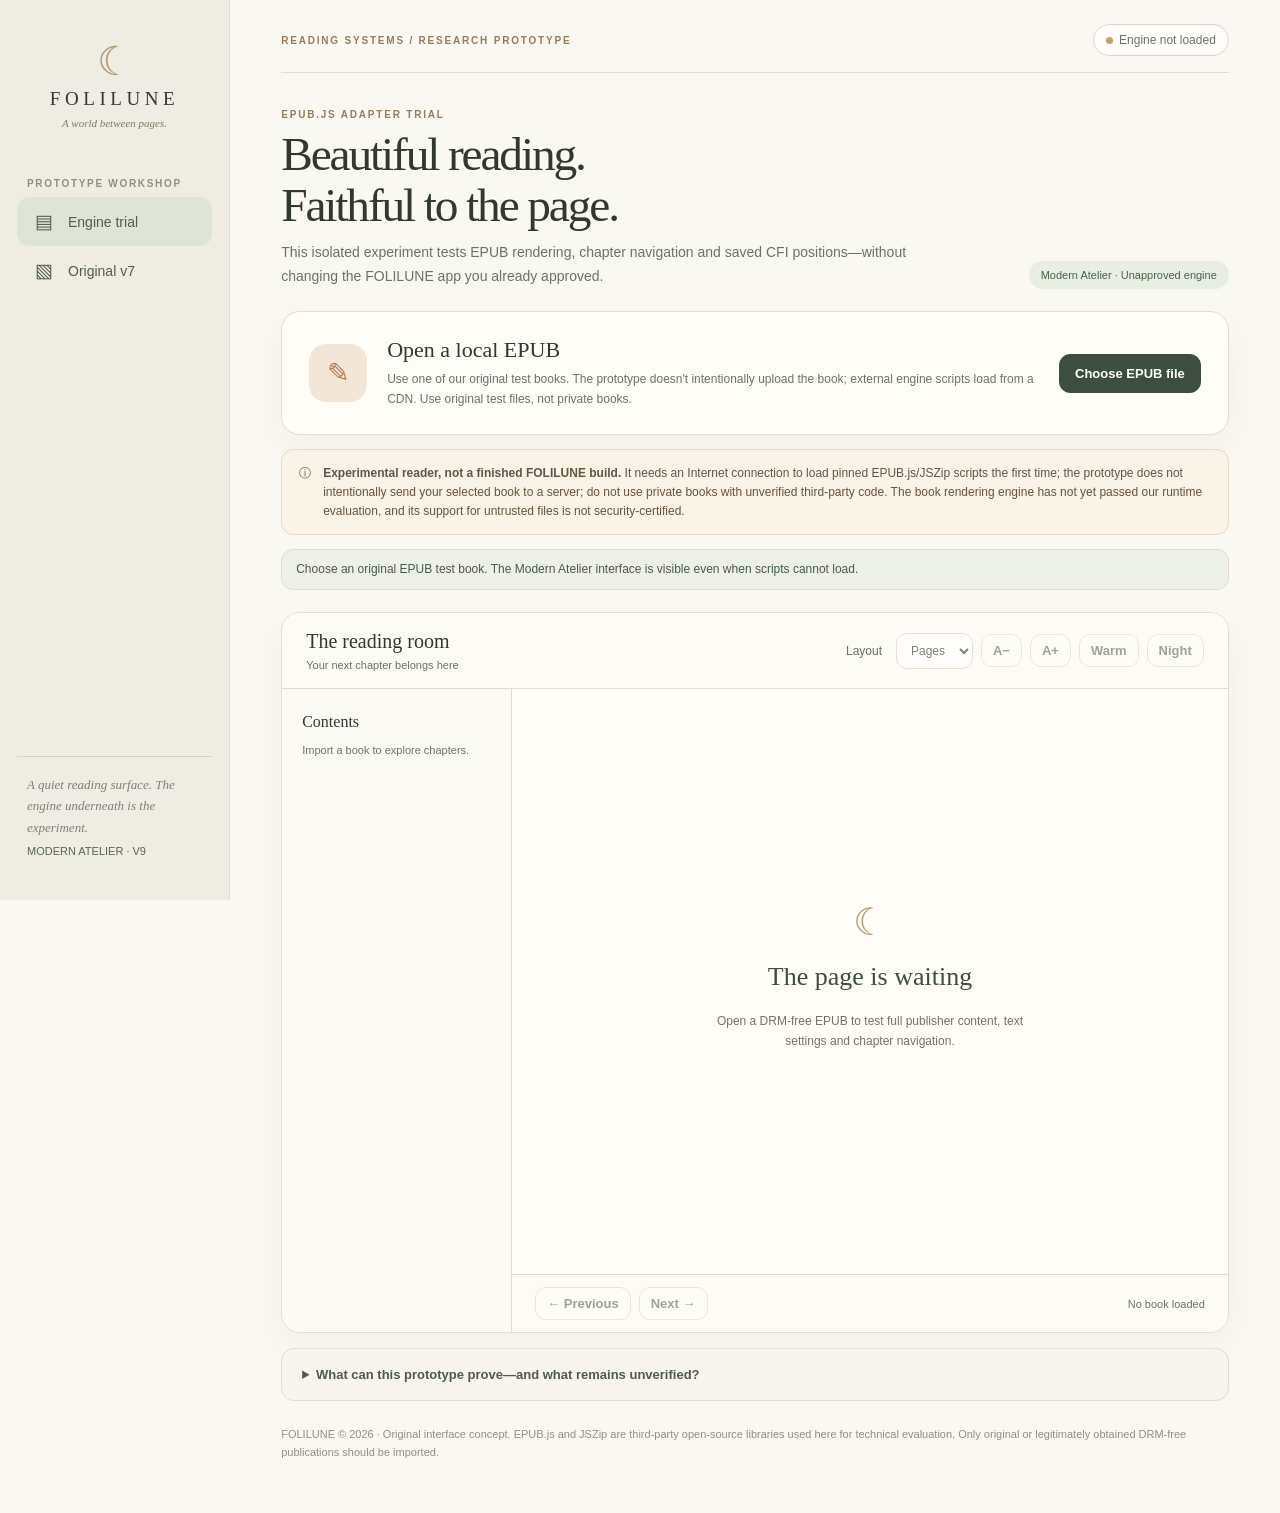
<file: prototypes/epubjs-engine-spike-v9.html>
<!doctype html>
<html lang="en">
<head>
<meta charset="utf-8">
<meta name="viewport" content="width=device-width,initial-scale=1">
<title>FOLILUNE — Modern Atelier · EPUB.js Engine Trial</title>
<style>
:root{color-scheme:light;--paper:#fffdf7;--cream:#faf8f2;--surface:#f4efe5;--sidebar:#efece3;--line:#e3ddd0;--ink:#30382f;--soft:#6c7269;--sage:#7d896f;--deep:#3e4e3e;--rust:#a96c4a;--serif:Georgia,'Palatino Linotype',serif;--sans:Inter,'Segoe UI',Arial,sans-serif}
*{box-sizing:border-box}html,body{margin:0;min-height:100%;background:#e9e8e0;color:var(--ink);font:14px var(--sans)}button,input,select{font:inherit}button{cursor:pointer}button:focus-visible,input:focus-visible,select:focus-visible{outline:3px solid #91a885;outline-offset:2px}button:disabled{opacity:.5;cursor:not-allowed}.app{display:grid;grid-template-columns:230px minmax(0,1fr);max-width:1850px;min-height:100vh;margin:auto;background:var(--cream)}.sidebar{position:sticky;top:0;height:100vh;background:var(--sidebar);border-right:1px solid var(--line);padding:26px 17px;display:flex;flex-direction:column;gap:20px}.brand{text-align:center;display:flex;flex-direction:column;gap:7px;padding:15px 0 13px}.mark{font-size:40px;color:#b1966e;line-height:40px}.brand strong{font:19px var(--serif);letter-spacing:.24em}.brand em{font:italic 11px var(--serif);color:#857967}.side-label{font-size:10px;text-transform:uppercase;letter-spacing:.17em;font-weight:700;color:#8b917e;margin:16px 10px 8px}.nav-link{border:0;background:none;color:#515e4c;border-radius:13px;text-align:left;display:flex;align-items:center;gap:12px;padding:13px 15px;text-decoration:none}.nav-link.active,.nav-link:hover{background:#dfe5d6}.nav-link .symbol{font-size:19px;width:24px;text-align:center}.side-foot{margin-top:auto;border-top:1px solid #d7d2c6;padding:17px 10px;color:#7b8075;font:italic 13px/1.65 var(--serif)}.side-foot b{display:block;margin-top:7px;font:11px var(--sans);color:#59674f}.main{padding:24px clamp(20px,4vw,70px) 40px;min-width:0}.topbar{display:flex;align-items:center;justify-content:space-between;gap:16px;border-bottom:1px solid var(--line);padding-bottom:16px}.eyebrow{letter-spacing:.18em;text-transform:uppercase;font-size:10px;font-weight:700;color:#937d5f}.userstatus{font-size:12px;color:var(--soft);border:1px solid #ddd8cd;border-radius:25px;padding:8px 12px;background:#fffdf9}.hero{padding:32px 0 22px;display:flex;justify-content:space-between;align-items:flex-end;gap:16px}.hero h1{font:clamp(30px,3.7vw,49px)/1.08 var(--serif);font-weight:normal;max-width:680px;letter-spacing:-.045em;margin:8px 0 10px}.hero p{color:var(--soft);line-height:1.7;margin:0;max-width:630px}.tag{font-size:11px;padding:8px 12px;border-radius:30px;background:#e9eee5;color:#456345;white-space:nowrap}.card{background:#fffdf8;border:1px solid var(--line);border-radius:19px;box-shadow:0 12px 35px #343b2c0a}.import-card{display:flex;gap:20px;align-items:center;padding:25px 27px;flex-wrap:wrap}.import-mark{width:58px;height:58px;border-radius:17px;display:grid;place-items:center;font-size:27px;background:#f3e6d7;color:#ad7b57}.import-copy{flex:1;min-width:215px}.import-copy h2{font:22px var(--serif);font-weight:normal;margin:0 0 7px}.import-copy p{font-size:12px;color:var(--soft);line-height:1.65;margin:0}.button{display:inline-flex;align-items:center;justify-content:center;border:1px solid #d5d5c9;background:#fffefa;border-radius:11px;color:var(--deep);padding:11px 15px;white-space:nowrap;font-size:13px;font-weight:600}.button.primary{background:var(--deep);color:white;border-color:var(--deep)}.button:hover{filter:brightness(.96)}.button.tiny{padding:8px 11px}.button.active{background:#e2eada;border-color:#b7c8b0}.capsule{display:flex;gap:7px;flex-wrap:wrap}.inline-label{font-size:12px;color:var(--soft);margin-right:6px}.info-strip{display:flex;align-items:flex-start;gap:12px;margin-top:14px;border:1px solid #ead9c3;border-radius:12px;background:#faf3e7;padding:14px 17px;color:#66543e;font-size:12px;line-height:1.55}.info-strip strong{font-weight:650}.status{margin-top:14px;padding:10px 14px;border:1px solid var(--line);border-radius:12px;background:#edf1e9;color:#455d46;min-height:41px;font-size:12px;line-height:1.6}.status[data-type='error']{background:#f9ece7;border-color:#eac5b6;color:#8e3f29}.reader-card{margin-top:22px;overflow:hidden}.reading-top{display:flex;align-items:center;justify-content:space-between;gap:10px;padding:17px 24px;background:#fdfbf5;border-bottom:1px solid var(--line);flex-wrap:wrap}.reading-title{display:flex;flex-direction:column;gap:6px;min-width:175px}.reading-title strong{font:20px var(--serif);font-weight:normal}.reading-title span{font-size:11px;color:var(--soft)}.reading-tools{display:flex;gap:8px;align-items:center;flex-wrap:wrap}.reading-tools select{border:1px solid #d9d8ca;border-radius:11px;background:white;padding:9px 10px;color:var(--deep);font-size:12px}.reader-body{display:grid;grid-template-columns:230px minmax(0,1fr);min-height:450px}.toc{padding:22px 13px 22px 20px;border-right:1px solid var(--line);background:#fbfaf5}.toc h3{margin:2px 0 10px;font:16px var(--serif);font-weight:normal}.toc p{font-size:11px;color:var(--soft);line-height:1.5}.toc-list{max-height:490px;overflow:auto}.toc-item{display:block;width:100%;text-align:left;padding:10px 10px;border:0;background:none;color:var(--deep);border-radius:9px;font-size:12px;line-height:1.45}.toc-item:hover{background:#edf2e7}.reader-content{position:relative;min-height:460px;background:var(--paper);display:flex;flex-direction:column}.reader-stage{height:min(65vh,760px);min-height:430px;width:100%;overflow:hidden;position:relative}.empty-stage{position:absolute;inset:0;display:flex;flex-direction:column;align-items:center;justify-content:center;text-align:center;padding:28px;background:#fffdf7;color:#737368;pointer-events:none}.empty-stage .moon{font-size:38px;color:#b49b78;margin-bottom:10px}.empty-stage h3{font:26px var(--serif);color:var(--deep);font-weight:normal;margin:8px 0}.empty-stage p{font-size:12px;line-height:1.65;max-width:330px}.reading-bottom{display:flex;align-items:center;justify-content:space-between;gap:12px;padding:12px 23px;border-top:1px solid var(--line);background:#fdfbf5}.page-state{font-size:11px;color:var(--soft);overflow:hidden;text-overflow:ellipsis;white-space:nowrap;max-width:60%}.feature-hint{margin-top:15px;padding:18px 20px;background:#f7f5ee;border:1px solid var(--line);border-radius:13px}.feature-hint summary{cursor:pointer;font-size:13px;font-weight:650;color:#4f5b4a}.feature-hint p,.feature-hint li{font-size:12px;line-height:1.65;color:#687267}.feature-hint ul{padding-left:20px}.row{display:flex;gap:8px;align-items:center}#fileinput{position:absolute;width:1px;height:1px;opacity:0;pointer-events:none}.hidden{display:none!important}#engineLoader{display:inline-block;width:7px;height:7px;border-radius:50%;background:#c0a36a;margin-right:6px}.ready #engineLoader{background:#69936b}.error #engineLoader{background:#c16050}.hint{color:var(--soft);font-size:11px;margin-top:8px}.app-note{margin-top:25px;color:#909084;font-size:11px;line-height:1.6}
@media(max-width:1050px){.app{grid-template-columns:188px minmax(0,1fr)}.sidebar{padding:20px 11px}.main{padding:24px 21px 32px}.reader-body{grid-template-columns:185px 1fr}.import-card{padding:18px}.reading-top{padding:14px}}
@media(max-width:730px){.app{display:block}.sidebar{position:static;height:auto;display:flex;flex-direction:row;align-items:center;padding:10px 16px;gap:9px}.brand{padding:0;align-items:flex-start;gap:0}.brand strong{font-size:16px}.brand em,.brand .mark,.side-label,.side-foot{display:none}.nav-link{padding:9px 12px;font-size:12px;margin-left:auto}.main{padding:18px 13px 25px}.topbar{padding-bottom:12px}.hero{padding:24px 0 19px;align-items:flex-start}.hero h1{font-size:32px}.hero .tag{display:none}.import-card{gap:10px}.import-mark{width:43px;height:43px;font-size:21px}.import-copy{min-width:165px}.import-copy h2{font-size:19px}.reader-body{display:flex;flex-direction:column}.toc{border-right:0;border-bottom:1px solid var(--line);padding:13px 14px}.toc h3{font-size:14px}.toc-list{display:flex;overflow:auto;max-height:none;gap:5px}.toc-item{white-space:nowrap;max-width:195px;overflow:hidden;text-overflow:ellipsis;flex-shrink:0;width:auto}.toc p{margin:4px}.reader-stage{height:58vh;min-height:330px}.reading-top{padding:15px}.reading-bottom{padding:9px 12px}.reading-title strong{font-size:17px}.userstatus{font-size:10px}.hero p{font-size:12px}.reading-tools .button{padding:8px 10px}}
@media(prefers-reduced-motion:reduce){*{animation-duration:.001ms!important;transition-duration:.001ms!important}}
</style>
</head>
<body>
<div class="app">
<aside class="sidebar" aria-label="FOLILUNE navigation"><div class="brand"><div class="mark" aria-hidden="true">☾</div><strong>FOLILUNE</strong><em>A world between pages.</em></div><div><div class="side-label">Prototype workshop</div><a class="nav-link active" href="#reader"><span class="symbol">▤</span><span>Engine trial</span></a><a class="nav-link" href="FOLILUNE_Modern_Atelier_Reader_Proof_v7.html"><span class="symbol">▧</span><span>Original v7</span></a></div><div class="side-foot">A quiet reading surface. The engine underneath is the experiment.<b>MODERN ATELIER · V9</b></div></aside>
<main class="main"><div class="topbar"><span class="eyebrow">READING SYSTEMS / RESEARCH PROTOTYPE</span><span class="userstatus" id="engineTag"><span id="engineLoader" aria-hidden="true"></span>Engine not loaded</span></div>
<section class="hero"><div><span class="eyebrow">EPUB.JS ADAPTER TRIAL</span><h1>Beautiful reading.<br>Faithful to the page.</h1><p>This isolated experiment tests EPUB rendering, chapter navigation and saved CFI positions—without changing the FOLILUNE app you already approved.</p></div><span class="tag">Modern Atelier · Unapproved engine</span></section>
<section class="card import-card" aria-label="Import publication"><div class="import-mark" aria-hidden="true">✎</div><div class="import-copy"><h2>Open a local EPUB</h2><p>Use one of our original test books. The prototype doesn't intentionally upload the book; external engine scripts load from a CDN. Use original test files, not private books.</p></div><button class="button primary" id="importButton" type="button">Choose EPUB file</button><input id="fileinput" type="file" accept=".epub,application/epub+zip" aria-label="Choose a DRM-free EPUB publication"></section>
<div class="info-strip" role="note"><span aria-hidden="true">ⓘ</span><div><strong>Experimental reader, not a finished FOLILUNE build.</strong> It needs an Internet connection to load pinned EPUB.js/JSZip scripts the first time; the prototype does not intentionally send your selected book to a server; do not use private books with unverified third-party code. The book rendering engine has not yet passed our runtime evaluation, and its support for untrusted files is not security-certified.</div></div>
<div id="status" class="status" role="status" aria-live="polite">Choose an original EPUB test book. The Modern Atelier interface is visible even when scripts cannot load.</div>
<section class="reader-card card" id="reader" aria-label="Book reading proof"><div class="reading-top"><div class="reading-title"><strong id="bookTitle">The reading room</strong><span id="bookAuthor">Your next chapter belongs here</span></div><div class="reading-tools" aria-label="Reader controls"><label class="inline-label" for="readingFlow">Layout</label><select id="readingFlow" aria-label="Reading layout"><option value="paginated">Pages</option><option value="scrolled-doc">Scroll</option></select><button class="button tiny" id="smaller" type="button" aria-label="Decrease font size">A−</button><button class="button tiny" id="larger" type="button" aria-label="Increase font size">A+</button><button class="button tiny" id="warm" type="button">Warm</button><button class="button tiny" id="night" type="button">Night</button></div></div>
<div class="reader-body"><div class="toc"><h3>Contents</h3><p id="tocHint">Import a book to explore chapters.</p><div id="tocList" class="toc-list" aria-label="Table of contents"></div></div><div class="reader-content"><div id="reader-stage" class="reader-stage" aria-label="EPUB book pages"><div class="empty-stage" id="emptyStage"><div class="moon" aria-hidden="true">☾</div><h3>The page is waiting</h3><p>Open a DRM-free EPUB to test full publisher content, text settings and chapter navigation.</p></div></div><div class="reading-bottom"><div class="row"><button class="button tiny" id="prev" type="button" disabled>← Previous</button><button class="button tiny" id="next" type="button" disabled>Next →</button></div><span id="locationStatus" class="page-state">No book loaded</span></div></div></div></section>
<details class="feature-hint"><summary>What can this prototype prove—and what remains unverified?</summary><p>This is a separate adapter experiment that uses EPUB.js 0.3.93 and JSZip 3.10.1 loaded from pinned CDN URLs. Its controls are built from the EPUB.js published rendering/navigation API.</p><ul><li>To try: import an original fixture, use the Contents list, change layouts, adjust type size, and navigate. The reader saves a CFI location in browser storage where permitted.</li><li>Unverified: full renderer runtime in this execution environment, restart durability, production CSP/security hardening, accessibility, RTL/Indic scripts, EPUB conformance and CFI migration from v7.</li><li>No imported EPUB file or personal note is sent to the FOLILUNE backend—there is no backend. Do not test confidential books in experimental software.</li></ul></details>
<p class="app-note">FOLILUNE © 2026 · Original interface concept. EPUB.js and JSZip are third-party open-source libraries used here for technical evaluation. Only original or legitimately obtained DRM-free publications should be imported.</p>
</main>
</div>
<noscript><div style="padding:20px;background:#fff4e2;color:#65482f">JavaScript is disabled in this preview. Download this file and open it in Chrome or Edge to test the EPUB renderer.</div></noscript>
<script>
(()=>{'use strict';
 const $=id=>document.getElementById(id);
 const state={book:null,rendition:null,key:null,cfi:null,font:106,theme:'warm',flow:'paginated',loading:false,saving:false};
 const allowedFlows=new Set(['paginated','scrolled-doc']);
 const setStatus=(message,type='info')=>{$('status').textContent=message;$('status').dataset.type=type;};
 const setEngineTag=(message,kind='')=>{$('engineTag').className='userstatus '+kind;$('engineTag').lastChild.textContent=message;};
 const showReady=(enabled)=>{for(const id of ['prev','next','smaller','larger','warm','night'])$(id).disabled=!enabled;$('readingFlow').disabled=!enabled;};
 showReady(false);
 function loadScript(url,timeout=14000){return new Promise((resolve,reject)=>{const s=document.createElement('script');s.src=url;s.async=true;s.referrerPolicy='no-referrer';let done=false;const timer=setTimeout(()=>{if(done)return;done=true;s.remove();reject(new Error('Library download timed out. Check Internet access.'));},timeout);s.onload=()=>{if(done)return;done=true;clearTimeout(timer);resolve()};s.onerror=()=>{if(done)return;done=true;clearTimeout(timer);reject(new Error('Library download failed. Check Internet access or network policy.'))};document.head.appendChild(s)})}
 async function ensureEngine(){if(typeof window.ePub==='function')return;setEngineTag('Loading EPUB.js…');setStatus('Connecting to pinned EPUB.js libraries…');if(!window.JSZip)await loadScript('https://cdn.jsdelivr.net/npm/jszip@3.10.1/dist/jszip.min.js');await loadScript('https://cdn.jsdelivr.net/npm/epubjs@0.3.93/dist/epub.min.js');if(typeof window.ePub!=='function')throw new Error('EPUB.js loaded without its expected ePub API.');setEngineTag('EPUB.js 0.3.93 loaded','ready');}
 const storageKey=f=>'folilune-v9-location:'+f.name.toLowerCase()+':'+f.size+':'+f.lastModified;
 const getStored=key=>{try{const p=JSON.parse(localStorage.getItem(key)||'null');if(!p||typeof p.cfi!=='string'||!p.cfi.startsWith('epubcfi(')||p.cfi.length>3000)return null;return p;}catch{return null}};
 const save=loc=>{if(!state.key)return;const cfi=loc?.start?.cfi;if(typeof cfi!=='string'||!cfi.startsWith('epubcfi(')||cfi.length>3000)return;state.cfi=cfi;let ok=true;try{localStorage.setItem(state.key,JSON.stringify({cfi,when:new Date().toISOString()}))}catch{ok=false;}const percent=Number(loc?.start?.percentage);$('locationStatus').textContent=(Number.isFinite(percent)&&percent>=0?`${Math.round(percent*100)}% · `:'')+(ok?'CFI checkpoint saved':'Position saved for this session');};
 const flatten=toc=>(Array.isArray(toc)?toc:[]).flatMap(item=>[item,...flatten(item.subitems||item.children||[])]);
 const safeText=s=>String(s||'').slice(0,180);
 function buildToc(items){const target=$('tocList');target.replaceChildren();const flat=flatten(items);$('tocHint').textContent=flat.length?`${flat.length} entries · tap to navigate`:'No navigation entries in this publication.';for(const item of flat.slice(0,100)){const b=document.createElement('button');b.className='toc-item';b.type='button';b.textContent=safeText(item.label||'Untitled section');b.title=b.textContent;b.onclick=()=>navigate(item.href);target.appendChild(b);}}
 function applyTheme(){if(!state.rendition)return;const night=state.theme==='night';try{state.rendition.themes?.override('color',night?'#eadfc8':'#30372d');state.rendition.themes?.override('background-color',night?'#202820':'#fffdf7');state.rendition.themes?.fontSize(state.font+'%');}catch(e){console.warn('Reader theme not supported',e)}}
 async function navigate(target){try{if(!state.rendition)return;await state.rendition.display(target);}catch(e){setStatus('Cannot open that location: '+String(e.message||e),'error');}}
 async function cleanUp(){try{state.rendition?.destroy?.()}catch{};try{state.book?.destroy?.()}catch{};state.rendition=null;state.book=null;state.key=null;state.cfi=null; $('reader-stage').replaceChildren();showReady(false);}
 function readerError(e){const msg=String(e?.message||e||'Unknown error');setStatus('Could not open the book: '+msg,'error');$('emptyStage')?.remove?.();const stage=$('reader-stage');if(!stage.querySelector('.empty-stage')){const fallback=document.createElement('div');fallback.className='empty-stage';fallback.innerHTML='<div class="moon">☾</div><h3>Reader unavailable</h3><p>Check your connection, then retry with an original DRM-free EPUB test book.</p>';stage.appendChild(fallback)};setEngineTag('Import unavailable','error');}
 async function importFile(file){if(!file)return;if(state.loading)return;if(!/\.epub$/i.test(file.name)){setStatus('This experiment accepts .epub only; return to v7 for .txt or .md.','error');return}if(file.size>60*1024*1024){setStatus('This experiment limits EPUB imports to 60 MB.','error');return}state.loading=true;$('importButton').disabled=true;try{await ensureEngine();await cleanUp();state.key=storageKey(file);state.flow=$('readingFlow').value;const originalName=file.name;const arrayBuffer=await file.arrayBuffer();const book=window.ePub(arrayBuffer);state.book=book;await book.ready;const [metadata,navigation]=await Promise.all([book.loaded.metadata,book.loaded.navigation]);$('bookTitle').textContent=safeText(metadata?.title)||originalName;$('bookAuthor').textContent=safeText(metadata?.creator||metadata?.author)||'Imported publication';buildToc(navigation?.toc||navigation||[]);const rendition=book.renderTo('reader-stage',{width:'100%',height:'100%',flow:state.flow,spread:'none',allowScriptedContent:false,allowPopups:false});state.rendition=rendition;rendition.on('relocated',save);rendition.on('displayError',e=>setStatus('EPUB.js display error: '+String(e?.message||e),'error'));const previous=getStored(state.key);const bookmark=previous?.cfi;await rendition.display(bookmark||undefined);applyTheme();showReady(true);$('emptyStage')?.remove?.();setStatus(`Loaded “${$('bookTitle').textContent}” in EPUB.js. ${bookmark?'Tried to restore the saved CFI.':'No saved position found.'} Use Contents and Next/Previous to test.`);setEngineTag('EPUB.js reader active','ready');}catch(e){console.error(e);await cleanUp();readerError(e);}finally{state.loading=false;$('importButton').disabled=false;$('fileinput').value='';}}
 $('importButton').addEventListener('click',()=>$('fileinput').click());$('fileinput').addEventListener('change',e=>importFile(e.target.files?.[0]));
 $('prev').onclick=async()=>{try{await state.rendition?.prev()}catch(e){setStatus(String(e.message||e),'error')}};
 $('next').onclick=async()=>{try{await state.rendition?.next()}catch(e){setStatus(String(e.message||e),'error')}};
 $('smaller').onclick=()=>{state.font=Math.max(72,state.font-8);applyTheme()};$('larger').onclick=()=>{state.font=Math.min(200,state.font+8);applyTheme()};
 $('warm').onclick=()=>{state.theme='warm';applyTheme()};$('night').onclick=()=>{state.theme='night';applyTheme()};
 $('readingFlow').addEventListener('change',async()=>{if(!state.rendition)return;const mode=$('readingFlow').value;if(!allowedFlows.has(mode))return;try{const current=state.cfi;state.rendition.flow(mode);state.flow=mode;await state.rendition.display(current||undefined);setStatus('Reading layout changed to '+(mode==='paginated'?'pages':'scroll')+'.')}catch(e){setStatus('Layout change failed: '+String(e.message||e),'error')}});
 document.addEventListener('keydown',e=>{if(['INPUT','TEXTAREA','SELECT'].includes(document.activeElement?.tagName))return;if(e.key==='ArrowRight'&&state.rendition){state.rendition.next();}if(e.key==='ArrowLeft'&&state.rendition){state.rendition.prev();}});
 window.addEventListener('pagehide',()=>{try{if(state.cfi&&state.key)localStorage.setItem(state.key,JSON.stringify({cfi:state.cfi,when:new Date().toISOString()}))}catch{}});
})();
</script>
</body>
</html>
</file>
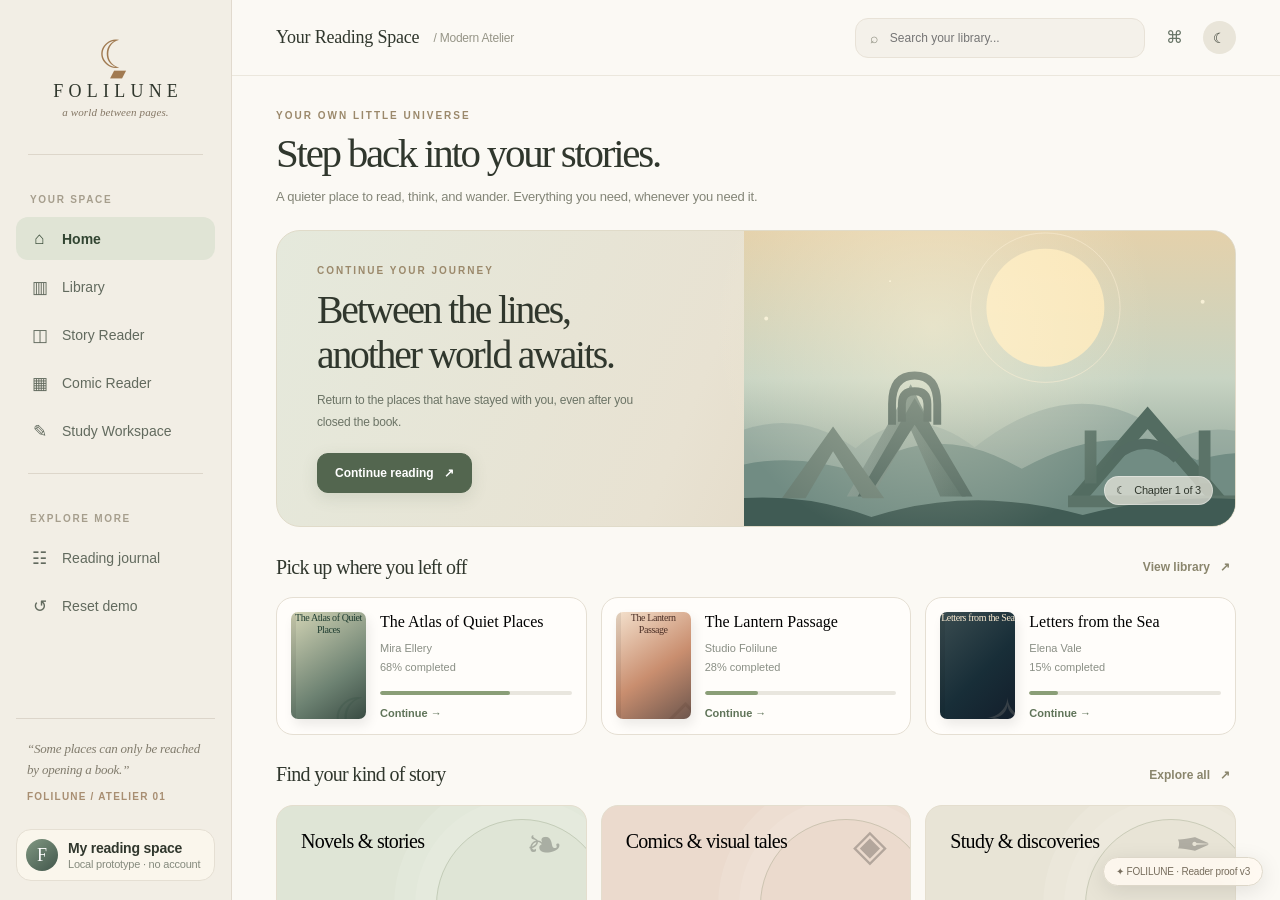
<file: prototypes/modern-atelier-reader-proof-v3.html>
<!doctype html>
<html lang="en">
<head>
<meta charset="utf-8" />
<meta name="viewport" content="width=device-width,initial-scale=1" />
<title>FOLILUNE — Modern Atelier / Reader Proof v3</title>
<meta name="theme-color" content="#f5f1e9" />
<style>
:root{--bg:#eeeae1;--paper:#faf7f0;--card:#fffdf7;--ink:#30372d;--soft:#697368;--muted:#858a7d;--line:#e5dfd3;--sage:#7a896b;--deep:#414c3d;--rust:#ad6c4b;--peach:#ecd3ba;--shadow:0 18px 50px rgba(48,55,45,.07);--serif:Georgia,'Iowan Old Style','Palatino Linotype',serif;--sans:Inter,'Segoe UI',Arial,sans-serif}
*{box-sizing:border-box}html,body{margin:0;min-height:100%;background:var(--bg);color:var(--ink)}body{font-family:var(--sans);font-size:14px;letter-spacing:-.015em}button,input,textarea,select{font:inherit}button{cursor:pointer}button:focus-visible,input:focus-visible,textarea:focus-visible{outline:3px solid #a7b58c;outline-offset:3px}button:disabled{cursor:not-allowed;opacity:.4}a{color:inherit}svg{display:block}.hidden{display:none!important}
.app{display:grid;grid-template-columns:232px minmax(0,1fr);min-height:100vh;margin:auto;max-width:1800px;background:#faf8f3;box-shadow:0 0 90px rgba(45,51,39,.1)}.sidebar{background:#f2eee5;border-right:1px solid #e1dace;padding:28px 16px 19px;display:flex;flex-direction:column;gap:17px;position:sticky;top:0;height:100vh;z-index:20}.brand{display:flex;flex-direction:column;align-items:center;text-decoration:none;padding:11px 0 15px;gap:4px}.brand-mark{color:#a17a51;font-size:39px;height:38px;line-height:32px;position:relative;font-family:var(--serif)}.brand-mark:after{content:'▰';position:absolute;font-size:21px;transform:rotate(0deg);bottom:-12px;left:12px;color:#a17a51}.brand-title{font-family:var(--serif);letter-spacing:.29em;font-size:18px;margin-left:.3em}.brand-sub{font:italic 11px var(--serif);color:#857765;letter-spacing:.01em}.sidebar-divider{height:1px;background:#ddd6ca;margin:4px 12px}.nav-stack{display:flex;flex-direction:column;gap:5px}.nav-section{font-size:10px;text-transform:uppercase;letter-spacing:.17em;font-weight:700;color:#a69e8d;margin:18px 14px 7px}.nav-btn{background:transparent;border:0;border-radius:12px;display:flex;gap:13px;align-items:center;text-align:left;padding:12px 14px;width:100%;color:#626a5e;font-weight:520;transition:.18s}.nav-btn:hover,.nav-btn.active{background:#e0e4d5;color:#324532}.nav-btn.active{font-weight:690}.nav-ico{width:19px;height:19px;display:grid;place-items:center;font-size:17px}.nav-btn small{margin-left:auto;color:#8b887b}.side-bottom{margin-top:auto}.side-quote{border-top:1px solid #dcd5ca;padding:20px 11px 10px;color:#807b6c;font:italic 13px/1.6 var(--serif)}.side-quote b{display:block;font:600 10px var(--sans);color:#a88e72;letter-spacing:.12em;text-transform:uppercase;margin-top:10px}.account{display:flex;align-items:center;gap:10px;margin-top:17px;padding:9px;background:#faf6ec;border:1px solid var(--line);border-radius:15px}.avatar{width:32px;height:32px;border-radius:100%;background:linear-gradient(140deg,#819882,#41564b);display:grid;place-items:center;color:#fff;font:18px var(--serif)}.account small{display:block;color:var(--muted);font-size:11px;margin-top:2px}
.main{min-width:0;max-height:100vh;overflow-y:auto;background:#fbf9f4}.topbar{height:76px;display:flex;align-items:center;justify-content:space-between;gap:18px;padding:0 44px;position:sticky;top:0;background:rgba(251,249,244,.94);backdrop-filter:blur(18px);border-bottom:1px solid rgba(230,225,214,.75);z-index:10}.topbar-left{display:flex;align-items:center;gap:14px;min-width:0}.topbar h1{font:500 18px var(--serif);margin:0;white-space:nowrap}.topbar-breadcrumb{font-size:12px;color:#969587}.topbar-right{display:flex;align-items:center;gap:10px}.searchbar{display:flex;gap:10px;align-items:center;background:#f4f1ea;border:1px solid #e8e2d7;border-radius:13px;padding:11px 14px;width:290px;color:#868778}.searchbar input{width:100%;border:0;outline:none;background:transparent;font-size:12px;color:var(--ink)}.icon-btn{border:1px solid transparent;color:#677466;background:transparent;border-radius:11px;min-width:38px;height:38px;display:inline-grid;place-items:center;font-size:17px}.icon-btn:hover{background:#eeebe2}.top-avatar{width:33px;height:33px;border-radius:50%;background:#e9e5d9;display:grid;place-items:center}.mobile-menu{display:none}
.content{max-width:1460px;padding:34px 44px 75px;margin:0 auto}.eyebrow{font-size:10px;letter-spacing:.2em;text-transform:uppercase;color:#9b896b;font-weight:800}.page-title{font:400 clamp(29px,3.2vw,48px)/1.16 var(--serif);letter-spacing:-.055em;margin:9px 0 9px}.page-sub{color:#838577;line-height:1.6;margin:0;font-size:13px}.section-title{display:flex;align-items:center;justify-content:space-between;gap:15px;margin:27px 0 17px}.section-title h2{font:500 20px var(--serif);letter-spacing:-.035em;margin:0}.section-title button{border:0;background:transparent;color:#8a866d;font-size:12px;font-weight:650;padding:6px}.section-title button:hover{text-decoration:underline}.pill{border:1px solid #e3ddce;background:#f8f4eb;color:#677466;border-radius:30px;padding:9px 14px;font-size:12px;white-space:nowrap}.pill.active{color:#fff;background:#5b7057;border-color:#5b7057}.primary{background:#53664f;color:#fff;border:1px solid #53664f;border-radius:11px;padding:12px 17px;font-weight:640;font-size:12px;box-shadow:0 5px 16px #53664f25}.primary:hover{background:#3f543e}.secondary{background:#fffaf2;color:#53664f;border:1px solid #e7ddce;border-radius:11px;padding:12px 17px;font-weight:620;font-size:12px}.secondary:hover{background:#f3ecdc}.tiny{border:0;background:transparent;color:#6e7569;padding:7px 8px;border-radius:8px;font-size:12px}.tiny:hover{background:#f0ece2}.muted{color:#8c8f85}
.hero{border-radius:24px;overflow:hidden;min-height:249px;display:grid;grid-template-columns:minmax(260px,1fr) 1.05fr;background:linear-gradient(112deg,#e5e9dc 0%,#e8e2d2 45%,#dac6ac 100%);position:relative;border:1px solid #e0dbc9}.hero:after{content:'';position:absolute;width:450px;height:450px;right:8%;top:-130px;border-radius:50%;background:radial-gradient(circle,#fff6db77,transparent 70%);pointer-events:none}.hero-copy{padding:34px 14px 33px 40px;z-index:1}.hero-copy h2{font:400 clamp(27px,3.1vw,42px)/1.13 var(--serif);letter-spacing:-.055em;margin:12px 0;max-width:360px}.hero-copy p{color:#6c7466;font-size:12px;line-height:1.8;max-width:350px;margin:0 0 20px}.hero-art{overflow:hidden;display:flex;align-items:flex-end;justify-content:center;position:relative}.hero-art svg{width:100%;height:100%;min-height:249px;object-fit:cover}.sparkle{position:absolute;color:#fff8e2;font-size:19px}.hero-progress{position:absolute;bottom:21px;right:22px;border:1px solid #ffffff58;border-radius:50px;padding:7px 11px;background:#f7f3e9a9;font-size:11px;z-index:2}
.reading-grid{display:grid;grid-template-columns:repeat(3,minmax(0,1fr));gap:14px}.reading-card{background:#fffdfa;border:1px solid var(--line);border-radius:17px;display:flex;gap:14px;min-height:136px;padding:14px;text-align:left;align-items:center;transition:.2s}.reading-card:hover,.book-card:hover,.collection:hover{transform:translateY(-3px);box-shadow:var(--shadow)}.mini-cover{width:75px;min-width:75px;height:107px;border-radius:7px;box-shadow:3px 6px 12px #00000014;overflow:hidden;position:relative}.mini-cover:before,.cover:before{content:'';position:absolute;inset:0;border-left:5px solid #00000013;pointer-events:none}.book-meta{flex:1;min-width:0}.book-meta b{display:block;font:500 16px/1.2 var(--serif);margin-bottom:8px;overflow-wrap:anywhere}.book-meta small{color:#8a8f85;line-height:1.6;font-size:11px}.progress{height:4px;border-radius:10px;background:#e9e6de;margin-top:14px;overflow:hidden}.progress>i{display:block;height:100%;border-radius:10px;background:#8a9e77}.continue-link{display:inline-block;margin-top:12px;font-size:11px;color:#607459;font-weight:700}
.collection-grid{display:grid;grid-template-columns:repeat(3,1fr);gap:14px}.collection{border-radius:17px;min-height:147px;padding:24px;display:flex;flex-direction:column;justify-content:space-between;align-items:start;position:relative;overflow:hidden;border:1px solid #e4dece;text-align:left;transition:.2s}.collection:nth-child(1){background:#dfe5d6}.collection:nth-child(2){background:#ebdacd}.collection:nth-child(3){background:#e8e4d6}.collection:after{content:'';position:absolute;right:-22px;bottom:-40px;width:170px;height:170px;border:1px solid #6f805d40;border-radius:50%;box-shadow:0 0 0 21px #ffffff17,0 0 0 42px #ffffff1b}.collection .symbol{font:44px var(--serif);opacity:.24;position:absolute;right:23px;top:13px}.collection strong{font:500 20px var(--serif);letter-spacing:-.035em;z-index:1}.collection small{font:12px var(--sans);color:#697264;z-index:1}
.book-grid{display:grid;grid-template-columns:repeat(5,minmax(0,1fr));gap:17px}.book-card{border:0;background:transparent;text-align:left;padding:0;min-width:0;transition:.2s}.cover{height:210px;width:100%;max-width:180px;position:relative;border-radius:8px;overflow:hidden;display:flex;justify-content:center;align-items:center;flex-direction:column;padding:18px;box-shadow:4px 9px 13px #403f2b21;transition:.2s}.cover-name{font:500 clamp(15px,1.7vw,23px)/1.08 var(--serif);text-align:center;position:relative;z-index:2;letter-spacing:-.04em}.cover-author{font:8px var(--sans);text-transform:uppercase;letter-spacing:.13em;margin-top:11px;opacity:.8;z-index:2;text-align:center}.cover-emblem{position:absolute;font:92px var(--serif);opacity:.15;bottom:-32px;right:-16px}.book-card strong{display:block;margin-top:14px;font:500 15px/1.25 var(--serif);white-space:nowrap;overflow:hidden;text-overflow:ellipsis}.book-card small{display:block;color:#969487;margin-top:4px;font-size:11px}.cover.forest,.mini-cover.forest{background:linear-gradient(145deg,#d3d4b5,#6d8272 63%,#394b43);color:#203e32}.cover.coral,.mini-cover.coral{background:linear-gradient(145deg,#f4e1cd,#c98e6f 54%,#6d564d);color:#4c3027}.cover.midnight,.mini-cover.midnight{background:linear-gradient(135deg,#3a4c50,#182e38 56%,#131e2b);color:#f8e9d0}.cover.cream,.mini-cover.cream{background:linear-gradient(145deg,#f0e6d2,#cab99b);color:#654f3e}.cover.violet,.mini-cover.violet{background:linear-gradient(130deg,#777383,#342f54 63%,#222c43);color:#f2e8d7}.cover.sand,.mini-cover.sand{background:linear-gradient(135deg,#d4b28a,#9b6947 54%,#633e36);color:#fff0d5}.cover.sage,.mini-cover.sage{background:linear-gradient(135deg,#e5dfd4,#9bad94 65%,#5b7c76);color:#344b42}.mini-cover .cover-name{font-size:10px;line-height:1.14;display:-webkit-box;-webkit-line-clamp:3;-webkit-box-orient:vertical;overflow:hidden}.mini-cover .cover-author{display:none}.mini-cover .cover-emblem{font-size:56px}
.library-header{display:flex;justify-content:space-between;align-items:flex-end;gap:15px;flex-wrap:wrap}.filter-row{display:flex;gap:8px;align-items:center;flex-wrap:wrap;margin:26px 0}.empty{padding:50px 10px;text-align:center;background:#f3eee4;border-radius:14px;color:#747d6e}.library-count{margin-left:auto;font-size:11px;color:#8b8d82}.add-tip{margin-top:25px;border-radius:14px;background:#e8eddf;padding:18px 21px;color:#657661;line-height:1.6;font-size:12px}
.reader-shell{height:calc(100vh - 76px);min-height:620px;display:flex;flex-direction:column;background:var(--reader-bg,#f6f2e9);color:var(--reader-ink,#363e32);position:relative}.reader-shell.night{--reader-bg:#282d2d;--reader-ink:#e8e5da;--reader-muted:#acaea5}.reader-shell.sepia{--reader-bg:#eadfc8;--reader-ink:#4e4638;--reader-muted:#766e61}.reader-head{height:56px;flex-shrink:0;display:flex;align-items:center;justify-content:space-between;border-bottom:1px solid color-mix(in srgb,var(--reader-ink) 11%,transparent);padding:0 26px;gap:12px}.reader-head h2{font:500 16px var(--serif);margin:0}.reader-head small{display:block;font-size:10px;color:var(--reader-muted,#8f9387);margin-top:2px}.reader-head-left,.reader-head-right{display:flex;align-items:center;gap:8px}.reader-shell button:not(.primary){color:inherit}.reader-head .icon-btn:hover,.reader-foot .icon-btn:hover{background:#8b957a22}.reader-main{display:flex;min-height:0;flex:1;overflow:hidden}.reader-pages{flex:1;overflow:auto;min-width:0;scrollbar-color:#b4b2a4 transparent}.story-page{max-width:735px;margin:0 auto;min-height:100%;padding:50px 58px 80px;position:relative;transition:font-size .2s}.chapter-kicker{text-transform:uppercase;letter-spacing:.3em;color:#a4866b;font-size:10px;font-weight:700;text-align:center}.story-page h1{font:400 36px var(--serif);text-align:center;margin:18px 0 42px;letter-spacing:-.065em}.story-text{font:var(--read-size,19px)/var(--read-line,1.85) var(--serif);letter-spacing:0}.story-text p{margin:0 0 1.3em;text-align:justify;hyphens:auto}.story-text p:first-of-type:first-letter{font-size:2.9em;float:left;line-height:.83;padding:8px 9px 0 0;color:#9a6a4a}.reader-foot{height:57px;flex-shrink:0;border-top:1px solid color-mix(in srgb,var(--reader-ink) 10%,transparent);display:flex;align-items:center;gap:15px;justify-content:space-between;padding:0 26px}.reader-foot small{font-size:11px;color:var(--reader-muted,#8a8b80)}.foot-progress{height:3px;background:#c2c1b2;flex:1;max-width:310px;border-radius:5px;overflow:hidden}.foot-progress i{display:block;background:#849676;height:100%;transition:.25s}.reader-tools{width:290px;background:var(--reader-bg);border-left:1px solid color-mix(in srgb,var(--reader-ink) 13%,transparent);overflow-y:auto;flex-shrink:0;padding:27px 22px}.tools-head{display:flex;align-items:center;justify-content:space-between;margin-bottom:24px}.tools-head h3{font:500 21px var(--serif);margin:0}.tool-group{margin-bottom:26px}.tool-group h4{font-size:10px;letter-spacing:.17em;text-transform:uppercase;margin:0 0 13px;color:#8c907c}.row{display:flex;align-items:center;justify-content:space-between;gap:10px}.tool-row{display:flex;align-items:center;justify-content:space-between;padding:11px 0;border-bottom:1px solid #94998525;font-size:12px}.swatches{display:flex;gap:11px}.swatch{width:32px;height:32px;border-radius:50%;border:2px solid transparent;box-shadow:0 0 0 1px #998e7f50;position:relative}.swatch.active:after{content:'✓';position:absolute;inset:0;display:grid;place-items:center;font-size:12px}.swatch[data-tone=paper]{background:#f6f2e9;color:#333}.swatch[data-tone=sepia]{background:#eadfc8;color:#333}.swatch[data-tone=night]{background:#282d2d;color:#eee}.stepper{display:flex;gap:10px;align-items:center}.stepper button{width:29px;height:29px;border:1px solid #a9a99d70;border-radius:8px;background:transparent}.tool-group input[type=range]{width:100%;accent-color:#6d8566}.note{border-radius:10px;border:1px solid #bbc3b363;padding:12px;margin:9px 0;font-size:11px;line-height:1.6}.note em{display:block;color:#829078;margin-top:6px}.note-actions{display:flex;gap:6px;margin-top:7px}.note-actions button{background:transparent;border:0;color:#8c7053;font-size:11px;padding:4px}.helper{line-height:1.6;font-size:11px;color:#869084}.context-tools{position:fixed;z-index:100;background:#34483d;color:white;border-radius:10px;box-shadow:0 14px 35px #0003;padding:6px;display:flex;gap:4px;max-width:calc(100vw - 20px)}.context-tools button{color:white;border:0;border-radius:7px;padding:8px 11px;font-size:11px;background:transparent}.context-tools button:hover{background:#617662}
.comic-body{height:100%;overflow:auto;padding:25px 25px 45px;background:#d9ddd3;display:flex;align-items:start;justify-content:center}.comic-body.page-mode{align-items:center}.comic-sheet{width:min(100%,520px);background:#f8f4e9;border:11px solid #f8f4e9;box-shadow:0 24px 38px #1d252431;display:grid;gap:8px;transform-origin:top center;transition:transform .2s}.comic-sheet.spread{width:min(100%,850px);grid-template-columns:1fr 1fr;align-self:start}.comic-panel{border:4px solid #263b40;position:relative;overflow:hidden;min-height:185px;background:#72918f}.comic-panel.tall{min-height:260px}.comic-panel svg{width:100%;height:100%;position:absolute;inset:0}.comic-caption{position:absolute;z-index:1;left:13px;top:13px;max-width:68%;font:italic 12px/1.5 var(--serif);background:#fffbefec;padding:10px 12px;border:2px solid #344741;box-shadow:3px 3px 0 #344741}.comic-bubble{position:absolute;z-index:1;right:12px;bottom:14px;max-width:52%;font:italic 14px/1.3 var(--serif);background:#fff7e8;border:2px solid #334044;padding:13px 14px;border-radius:65% 62% 61% 65%;text-align:center}.comic-toolbar{background:#293936;color:white;display:flex;align-items:center;justify-content:center;flex-wrap:wrap;gap:10px;padding:12px}.comic-toolbar button{background:#3b5048;color:#eee;border:1px solid #516b60;border-radius:9px;padding:8px 12px;font-size:11px}.comic-toolbar button.active{background:#d6dcbf;color:#263a32}.comic-toolbar span{font-size:11px;color:#cdd5c9}.comic-body.webtoon .comic-sheet{max-width:480px;display:block}.comic-body.webtoon .comic-panel{min-height:440px;border-bottom:0}.comic-body.webtoon .comic-panel:last-child{border-bottom:4px solid #263b40}
.study-shell{display:grid;grid-template-columns:minmax(0,1.25fr) minmax(300px,.85fr);height:calc(100vh - 76px);min-height:600px;background:#f8f6ee}.study-doc{overflow:auto;border-right:1px solid var(--line);padding:35px clamp(23px,4.3vw,72px) 70px}.study-doc-inner{max-width:690px;margin:auto}.study-doc header{display:flex;justify-content:space-between;gap:12px;align-items:center}.study-doc h1{font:400 37px/1.13 var(--serif);letter-spacing:-.055em;margin:35px 0 13px}.study-doc .dek{font:italic 18px/1.5 var(--serif);color:#82907d;margin:0 0 32px}.study-doc p{font:17px/1.85 var(--serif);color:#4b5547}.study-doc h2{font:500 23px var(--serif);margin:34px 0 8px}.study-doc mark{background:#e4dfac;padding:2px 3px;border-radius:2px;color:#3a4c3c}.study-aside{padding:28px;overflow:auto;background:#f2f1e8}.study-aside h2{font:500 21px var(--serif);margin:0 0 16px}.tabs{display:flex;gap:8px;border-bottom:1px solid #dcd9ce;padding-bottom:12px}.tabs button{background:transparent;border:0;color:#8c8d81;padding:8px 12px;border-radius:8px;font-size:12px}.tabs button.active{background:#dce5d5;color:#466045;font-weight:700}.study-card{background:#fffdf7;padding:17px;border-radius:13px;border:1px solid #e5e0d5;margin-top:14px;box-shadow:0 4px 13px #343b3306}.study-card h3{font:500 17px var(--serif);margin:0 0 9px}.study-card p{font-size:12px;color:#747e71;line-height:1.75;margin:0}.study-card textarea{width:100%;background:#fcfaf4;border:1px solid #e2ded3;border-radius:9px;padding:12px;resize:vertical;min-height:90px;font-size:12px;line-height:1.5;outline:0;margin-top:14px}.outline-item{display:block;width:100%;text-align:left;background:transparent;border:0;border-bottom:1px solid #dfdfd3;padding:14px 6px;color:#64725d;font-size:12px}.outline-item.active{font-weight:800;color:#4b6149}
.toast{position:fixed;z-index:120;bottom:25px;left:50%;transform:translate(-50%,20px);opacity:0;pointer-events:none;background:#364b40;color:#fff;padding:13px 19px;border-radius:13px;box-shadow:0 12px 30px #14201832;font-size:12px;transition:.25s}.toast.visible{opacity:1;transform:translate(-50%,0)}.demo-flag{position:fixed;z-index:30;bottom:14px;right:17px;box-shadow:0 5px 22px #0000001a;border:1px solid #ddd7c9;border-radius:50px;background:#fffaf1d9;backdrop-filter:blur(12px);padding:8px 12px;color:#776d5d;font-size:10px}.mobile-curtain{display:none}
@media (max-width:1250px){.content{padding:29px 32px 60px}.topbar{padding:0 32px}.reading-card{gap:10px;padding:10px}.mini-cover{width:60px;min-width:60px;height:89px}.reading-card{min-height:113px}.book-grid{grid-template-columns:repeat(5,minmax(0,1fr))}.cover{height:178px}.searchbar{width:220px}}
@media (max-width:970px){.app{grid-template-columns:79px 1fr}.sidebar{padding:20px 11px}.brand-title,.brand-sub,.nav-label,.nav-btn small,.side-quote,.account,.sidebar .nav-section{display:none}.brand{padding:10px 0 22px}.nav-btn{justify-content:center;padding:13px 7px}.sidebar-divider{margin:7px}.side-bottom{margin-top:auto}.book-grid{grid-template-columns:repeat(4,minmax(0,1fr))}.collection-grid{gap:10px}.collection{padding:18px}.reader-tools{width:245px}.searchbar{width:180px}}
@media (max-width:720px){.app{display:block}.sidebar{position:fixed;top:0;left:0;bottom:0;transform:translateX(-110%);transition:.25s;width:230px;padding:25px 15px;box-shadow:15px 0 50px #0002}.sidebar.open{transform:none}.sidebar .brand-title,.sidebar .brand-sub,.sidebar .nav-label,.sidebar .nav-section,.sidebar .side-quote,.sidebar .account{display:initial}.sidebar .brand{display:flex}.sidebar .nav-btn{justify-content:flex-start;padding:11px 14px}.mobile-curtain.show{display:block;position:fixed;z-index:19;inset:0;background:#141b14a1}.mobile-menu{display:inline-grid}.topbar{padding:0 16px;height:62px}.topbar h1{font-size:16px}.topbar-breadcrumb{display:none}.topbar-right{gap:4px}.searchbar{width:37px;padding:8px;border:0;background:transparent}.searchbar:focus-within{width:170px;background:#f1eee7;border:1px solid #ddd5c6}.searchbar input{width:0}.searchbar:focus-within input{width:100%}.content{padding:23px 18px 65px}.hero{display:block;min-height:240px}.hero-copy{padding:24px 25px;width:80%;position:relative;z-index:2}.hero-copy h2{font-size:32px}.hero-art{position:absolute;right:0;top:0;width:100%;height:100%;opacity:.4;justify-content:flex-end}.hero-art svg{width:75%}.hero:after{display:none}.reading-grid{grid-template-columns:1fr;gap:9px}.reading-card{min-height:95px}.collection-grid{grid-template-columns:1fr 1fr}.collection:nth-child(3){grid-column:span 2}.book-grid{grid-template-columns:repeat(3,minmax(0,1fr));gap:15px}.cover{height:163px}.reader-shell{height:calc(100dvh - 62px);min-height:530px}.reader-head{padding:0 9px}.reader-foot{padding:0 11px;gap:6px}.reader-head .icon-btn{min-width:30px;width:31px;height:32px}.reader-tools{position:absolute;right:0;top:56px;bottom:57px;z-index:8;width:min(88vw,325px);box-shadow:-14px 0 38px #0002}.story-page{padding:34px 28px 55px}.story-page h1{font-size:29px}.story-text{text-align:left}.study-shell{display:block;height:auto;min-height:calc(100dvh - 62px)}.study-doc{padding:25px 24px 40px;border:0;min-height:450px}.study-aside{min-height:340px}.study-doc h1{font-size:31px}.demo-flag{bottom:6px;right:6px;padding:5px 8px;font-size:9px}}
@media (max-width:395px){.book-grid{grid-template-columns:repeat(2,minmax(0,1fr))}.cover{max-width:none;height:190px}.hero-copy{width:100%}.hero-copy p{max-width:220px}.collection-grid{grid-template-columns:1fr}.collection:nth-child(3){grid-column:auto}}
@media(prefers-reduced-motion:reduce){*,*:before,*:after{transition:none!important;animation:none!important;scroll-behavior:auto!important}}


.fallback-top{padding:22px 44px 5px;border-bottom:1px solid #e4ded3;background:#f6f2e9}
.fallback-note{display:flex;flex-wrap:wrap;gap:9px 14px;align-items:center;background:#e3e9da;border:1px solid #ccd8c1;padding:13px 17px;border-radius:13px;color:#3c5940;font-size:12px;line-height:1.6}
.fallback-note strong{font-size:13px}.fallback-note span{flex:1;min-width:250px}
.fallback-nav{display:flex;gap:8px;flex-wrap:wrap;padding:14px 0}
.fallback-nav a{display:inline-block;padding:10px 13px;border-radius:11px;text-decoration:none;background:#fffdf8;border:1px solid #e1daca;font-weight:650;font-size:12px;color:#495c48}
.fallback-nav a:hover{background:#e6ecd8}
.fallback-view{border-bottom:2px solid #ddd7c9;scroll-margin-top:80px}
.fallback-section-title{display:flex;justify-content:space-between;align-items:baseline;gap:15px;padding:20px 44px 0}
.fallback-section-title span{font-size:10px;letter-spacing:.14em;color:#8c8b7d}
.fallback-section-title h2{font-family:var(--serif);font-weight:500;font-size:18px;margin:0;color:#4d604e}
@media(max-width:750px){.fallback-top{padding:15px 18px 6px}.fallback-section-title{padding:15px 18px 0}.fallback-nav a{font-size:11px;padding:9px 11px}}


.import-management{background:#f6f3ec;border:1px solid #e6e1d5;border-radius:15px;margin-top:20px;padding:15px 18px}.import-management>strong{display:block;font-family:var(--serif);font-size:17px;margin-bottom:8px}.import-management .row{display:flex;align-items:center;justify-content:space-between;gap:10px;border-top:1px solid #e5dfd5;padding:8px 0}.import-management .row span{overflow-wrap:anywhere}.import-management button{color:#a35f4b}
@media (prefers-reduced-motion:reduce){.reading-card,.book-card,.collection,.story-page,.sidebar,.nav-btn{transition:none!important}}
</style>
</head>
<body>
<div class="app" id="app">
<aside class="sidebar" id="sidebar" aria-label="Primary navigation">
  <a class="brand" href="#home" data-view="home" aria-label="FOLILUNE Home"><span class="brand-mark">☾</span><span class="brand-title">FOLILUNE</span><span class="brand-sub">a world between pages.</span></a>
  <div class="sidebar-divider"></div>
  <nav class="nav-stack"><div class="nav-section">YOUR SPACE</div>
  <button class="nav-btn active" data-view="home"><span class="nav-ico">⌂</span><span class="nav-label">Home</span></button>
  <button class="nav-btn" data-view="library"><span class="nav-ico">▥</span><span class="nav-label">Library</span></button>
  <button class="nav-btn" data-view="story"><span class="nav-ico">◫</span><span class="nav-label">Story Reader</span></button>
  <button class="nav-btn" data-view="comic"><span class="nav-ico">▦</span><span class="nav-label">Comic Reader</span></button>
  <button class="nav-btn" data-view="study"><span class="nav-ico">✎</span><span class="nav-label">Study Workspace</span></button>
  </nav><div class="sidebar-divider"></div><nav class="nav-stack"><div class="nav-section">EXPLORE MORE</div>
  <button class="nav-btn" data-action="open-journal"><span class="nav-ico">☷</span><span class="nav-label">Reading journal</span></button>
  <button class="nav-btn" data-action="reset-demo"><span class="nav-ico">↺</span><span class="nav-label">Reset demo</span></button>
  </nav>
  <div class="side-bottom"><div class="side-quote">“Some places can only be reached by opening a book.”<b>FOLILUNE / ATELIER 01</b></div><div class="account"><div class="avatar">F</div><div><strong>My reading space</strong><small>Local prototype · no account</small></div></div></div>
</aside>
<div class="mobile-curtain" id="curtain"></div>
<div class="main" id="mainScroll">
 <header class="topbar"><div class="topbar-left"><button class="icon-btn mobile-menu" id="menuBtn" aria-label="Open navigation">☰</button><h1 id="topTitle">Your Reading Space</h1><span class="topbar-breadcrumb" id="topSub">/ Modern Atelier</span></div>
 <div class="topbar-right"><label class="searchbar" title="Search demo library"><span aria-hidden="true">⌕</span><input type="search" id="globalSearch" placeholder="Search your library..." autocomplete="off" aria-label="Search your library"></label><button class="icon-btn" data-action="help" title="Keyboard shortcuts" aria-label="Show keyboard shortcuts">⌘</button><div class="top-avatar" title="Local prototype">☾</div></div></header>
 <div id="screen" aria-live="polite"><div class="fallback-top">
  <div class="fallback-note"><strong>FOLILUNE — preview-safe reading tour</strong><span>This viewer may block interactive scripts. The four screens below are visible without JavaScript. For working navigation, reader settings and notes, download this HTML and open it in a standard browser such as Chrome or Safari.</span></div>
  <nav class="fallback-nav" aria-label="Preview screen navigation">
    <a href="#fallback-home">⌂ Library Home</a><a href="#fallback-story">◫ Novel Reader</a><a href="#fallback-comic">▦ Comic Reader</a><a href="#fallback-study">✎ Study Workspace</a>
  </nav>
</div><section class="fallback-view" id="fallback-home" aria-label="Home & Library"><div class="fallback-section-title"><span>MODERN ATELIER · SCREEN 01</span><h2>Home & Library</h2></div><div class="content"><div class="eyebrow">YOUR OWN LITTLE UNIVERSE</div><h1 class="page-title">Step back into your stories.</h1><p class="page-sub">A quieter place to read, think, and wander. Everything you need, whenever you need it.</p><div style="height:23px"></div><section class="hero"><div class="hero-copy"><div class="eyebrow">CONTINUE YOUR JOURNEY</div><h2>Between the lines,<br>another world awaits.</h2><p>Return to the places that have stayed with you, even after you closed the book.</p><button class="primary" data-view="story">Continue reading &nbsp; ↗</button></div><div class="hero-art"><svg aria-hidden="true" viewBox="0 0 620 300" preserveAspectRatio="xMidYMid slice"><defs><linearGradient id="sky" x1="0" y1="0" x2="0" y2="1"><stop stop-color="#e4d1ab"></stop><stop offset=".5" stop-color="#c8d4c3"></stop><stop offset="1" stop-color="#789087"></stop></linearGradient><linearGradient id="rock" x1="0" x2="1"><stop stop-color="#82968d"></stop><stop offset="1" stop-color="#526b62"></stop></linearGradient></defs><rect width="620" height="300" fill="url(#sky)"></rect><circle cx="367" cy="78" r="60" fill="#ffebbd" opacity=".85"></circle><circle cx="367" cy="78" r="76" fill="none" stroke="#f8ead1" opacity=".6"></circle><path d="M0 238Q90 162 174 221Q230 170 295 220Q403 135 497 213Q550 186 620 225V300H0Z" fill="#8da299" opacity=".55"></path><path d="M0 260Q82 215 177 246Q252 189 343 242Q438 188 521 233Q585 215 620 242V300H0Z" fill="#718c83"></path><path d="M165 270L230 156L286 270H260L230 202L191 270" fill="url(#rock)"></path><path d="M234 170L293 270H282L234 197L187 270H176Z" fill="#4d655d"></path><path d="M211 197V176Q211 147 234 147Q257 147 257 176V197M221 194V176Q221 163 234 163Q247 163 247 176V194" stroke="#455c55" stroke-width="8" fill="none"></path><path d="M99 272L151 199L203 272H181L151 224L123 272Z" fill="#6b7f74"></path><path d="M398 275L471 190L544 275" fill="none" stroke="#536c61" stroke-width="15"></path><path d="M413 257V203M529 257V203M390 275H561" stroke="#5b7368" stroke-width="12"></path><path d="M434 232Q470 201 501 232" stroke="#536b62" stroke-width="10" fill="none"></path><path d="M0 280Q102 258 190 291Q293 258 405 289Q514 260 620 280V300H0Z" fill="#405b54"></path><g fill="#fff8df" opacity=".8"><circle cx="83" cy="89" r="2"></circle><circle cx="209" cy="51" r="1"></circle><circle cx="527" cy="72" r="2"></circle></g></svg></div><div class="hero-progress">☾ &nbsp; Chapter 1 of 3</div></section>
<div class="section-title"><h2>Pick up where you left off</h2><button data-view="library">View library &nbsp; ↗</button></div><div class="reading-grid"><button class="reading-card" data-book="atlas"><div class="mini-cover forest"><span class="cover-emblem">☾</span><span class="cover-name">The Atlas of Quiet Places</span><span class="cover-author">Mira Ellery</span></div><span class="book-meta"><b>The Atlas of Quiet Places</b><small>Mira Ellery<br>68% completed</small><div class="progress"><i style="width:68%"></i></div><span class="continue-link">Continue →</span></span></button><button class="reading-card" data-book="lantern"><div class="mini-cover coral"><span class="cover-emblem">◇</span><span class="cover-name">The Lantern Passage</span><span class="cover-author">Studio Folilune</span></div><span class="book-meta"><b>The Lantern Passage</b><small>Studio Folilune<br>28% completed</small><div class="progress"><i style="width:28%"></i></div><span class="continue-link">Continue →</span></span></button><button class="reading-card" data-book="sea"><div class="mini-cover midnight"><span class="cover-emblem">✧</span><span class="cover-name">Letters from the Sea</span><span class="cover-author">Elena Vale</span></div><span class="book-meta"><b>Letters from the Sea</b><small>Elena Vale<br>15% completed</small><div class="progress"><i style="width:15%"></i></div><span class="continue-link">Continue →</span></span></button></div>
<div class="section-title"><h2>Find your kind of story</h2><button data-view="library">Explore all &nbsp; ↗</button></div><div class="collection-grid"><button class="collection" data-filter="Novels"><span class="symbol">❧</span><strong>Novels &amp; stories</strong><small>Words that open worlds &nbsp; ↗</small></button><button class="collection" data-filter="Comics"><span class="symbol">◈</span><strong>Comics &amp; visual tales</strong><small>Every panel, a new world &nbsp; ↗</small></button><button class="collection" data-filter="Study"><span class="symbol">✒</span><strong>Study &amp; discoveries</strong><small>Read more deeply &nbsp; ↗</small></button></div>
<div class="section-title"><h2>In your library</h2><button data-view="library">See all books &nbsp; ↗</button></div><div class="book-grid"><button class="book-card" data-book="atlas"><div class="cover forest"><span class="cover-emblem">☾</span><span class="cover-name">The Atlas of Quiet Places</span><span class="cover-author">Mira Ellery</span></div><strong>The Atlas of Quiet Places</strong><small>Mira Ellery · Novels</small></button><button class="book-card" data-book="lantern"><div class="cover coral"><span class="cover-emblem">◇</span><span class="cover-name">The Lantern Passage</span><span class="cover-author">Studio Folilune</span></div><strong>The Lantern Passage</strong><small>Studio Folilune · Comics</small></button><button class="book-card" data-book="sea"><div class="cover midnight"><span class="cover-emblem">✧</span><span class="cover-name">Letters from the Sea</span><span class="cover-author">Elena Vale</span></div><strong>Letters from the Sea</strong><small>Elena Vale · Novels</small></button><button class="book-card" data-book="light"><div class="cover cream"><span class="cover-emblem">☼</span><span class="cover-name">The Shape of Light</span><span class="cover-author">N. Aster</span></div><strong>The Shape of Light</strong><small>N. Aster · Study</small></button><button class="book-card" data-book="garden"><div class="cover sage"><span class="cover-emblem">❧</span><span class="cover-name">A Garden of Small Things</span><span class="cover-author">R. Hart</span></div><strong>A Garden of Small Things</strong><small>R. Hart · Novels</small></button></div><div class="add-tip"><b>✦ Designed to grow with you.</b> &nbsp; Open a reader and try selecting a passage, adjusting the page, or exploring side tools. Advanced features appear when they're useful—not before.</div></div></section>
<section class="fallback-view" id="fallback-story" aria-label="Novel Reader"><div class="fallback-section-title"><span>MODERN ATELIER · SCREEN 02</span><h2>Novel Reader</h2></div><div class="reader-shell " id="readerShell"><div class="reader-head"><div class="reader-head-left"><button class="icon-btn" data-view="library" aria-label="Back to library" title="Back to library">←</button><div><h2>The Atlas of Quiet Places</h2><small>Mira Ellery · Chapter 1 of 3</small></div></div><div class="reader-head-right"><button class="icon-btn" data-action="bookmark" aria-label="Bookmark chapter" title="Bookmark chapter">◇</button><button class="icon-btn" data-panel="contents" aria-label="Open table of contents" title="Chapters">☷</button><button class="icon-btn" data-panel="notes" aria-label="Open reading notes" title="Notes">✎</button><button class="icon-btn" data-panel="settings" aria-label="Open reading settings" title="Reading settings">Aa</button><button class="icon-btn" data-panel="none" aria-label="Close reading tools" title="Close tools">⋯</button></div></div><div class="reader-main"><div class="reader-pages" id="readerPages"><article class="story-page" id="storyPage" style="--read-size:19px;--read-line:1.85"><div class="chapter-kicker">CHAPTER 01 &nbsp; ✧ &nbsp; A STORY BY FOLILUNE</div><h1>Where the Map Ends</h1><div class="story-text" id="selectableStory"><p>The mapmaker had left a single instruction on the back of the envelope: do not look for the place. Look for the feeling of having been there before.</p><p>At first light, Elian unfolded the paper across the kitchen table. The ink was the color of rainwater and the valleys were marked not with names, but with small, careful drawings of doors. There was a door beneath a mountain. Another inside a grove of silver trees. The last stood at the center of an empty sea.</p><p>Outside, the city was waking in the ordinary way. Windows opened. Bicycles rattled over old stones. Somewhere below, a baker set the first loaves on a wooden tray. Yet the room held a strange stillness, as though it had been waiting all night for the map to breathe.</p><p>His grandmother once said that the world had more rooms than walls. He had thought it one of her smaller riddles, something meant to keep a restless boy occupied during the long winters. Now he wondered how many times she had tried to tell him the truth.</p><p>At the bottom of the map, almost hidden in the paper grain, was a sentence written in letters so delicate he had to lean close to read them: Every journey begins at the edge of attention.</p><p>Elian closed his eyes and listened. For a moment, beneath the hum of the city, he could hear water touching a shore that did not exist on any chart.</p></div><div style="text-align:center;color:#a6a194;margin:40px auto">✦ &nbsp; ✦ &nbsp; ✦</div><div class="row" style="max-width:380px;margin:auto"><button class="secondary" data-action="prev-chapter" disabled="">← Previous</button><button class="secondary" data-action="next-chapter">Next chapter →</button></div></article></div></div><div class="reader-foot"><button class="icon-btn" data-action="prev-chapter" title="Previous chapter" disabled="">←</button><small>CH. 1 / 3</small><div class="foot-progress"><i style="width:33.33333333333333%"></i></div><small>33% of sample</small><button class="icon-btn" data-action="next-chapter" title="Next chapter">→</button></div></div></section>
<section class="fallback-view" id="fallback-comic" aria-label="Comic Reader"><div class="fallback-section-title"><span>MODERN ATELIER · SCREEN 03</span><h2>Comic Reader</h2></div><div class="reader-shell"><div class="reader-head"><div class="reader-head-left"><button class="icon-btn" data-view="library">←</button><div><h2>The Lantern Passage</h2><small>An original comic · LTR reading</small></div></div><div class="reader-head-right"><button class="icon-btn" data-action="comic-prev" title="Previous pages">←</button><button class="icon-btn" data-action="comic-next" title="Next pages">→</button></div></div><div class="comic-toolbar" role="toolbar" aria-label="Comic reading controls"><span>LAYOUT</span><button class="active" data-comic-mode="page">Page</button><button class="" data-comic-mode="spread">Spread</button><button class="" data-comic-mode="webtoon">Scroll</button><span>✦</span><button data-action="comic-direction" title="Toggle reading direction">LTR →</button><span>ZOOM</span><button data-action="zoom-out">−</button><span>100%</span><button data-action="zoom-in">+</button></div><div class="reader-main"><div class="reader-pages comic-body  page-mode" id="comicScroll"><div class="comic-sheet " style="transform:scale(1);"><div class="comic-panel tall" role="img" aria-label="Original illustrated story panel 1"><svg viewBox="0 0 600 330" preserveAspectRatio="xMidYMid slice" aria-hidden="true"><defs><linearGradient id="p0" x1="0" y1="0" x2="0" y2="1"><stop stop-color="#e2b399"></stop><stop offset=".68" stop-color="#b67e7b"></stop><stop offset="1" stop-color="#66817a"></stop></linearGradient></defs><rect width="600" height="330" fill="url(#p0)"></rect><circle cx="454" cy="82" r="57" fill="#fff0c7"></circle><path d="M0 230Q92 123 179 219Q275 126 357 229Q472 127 600 201V330H0" fill="#7e9a8e"></path><path d="M0 273Q90 219 194 260Q310 186 413 244Q498 212 600 241V330H0" fill="#445d57"></path><path d="M254 285L302 87L362 285" fill="#c5b6a1"></path><path d="M285 199V137Q302 101 328 137V199" fill="none" stroke="#475d58" stroke-width="16"></path><path d="M264 285V231Q310 197 351 231V285" fill="#435a56"></path><g fill="#fef3d5"><circle cx="120" cy="66" r="2"></circle><circle cx="180" cy="44" r="2"></circle><circle cx="526" cy="122" r="2"></circle></g></svg><div class="comic-caption">Beyond the silver hills, a forgotten city kept its last light.</div><div class="comic-bubble">The lantern is still burning.</div></div><div class="comic-panel " role="img" aria-label="Original illustrated story panel 2"><svg viewBox="0 0 600 330" preserveAspectRatio="xMidYMid slice" aria-hidden="true"><defs><linearGradient id="p1" x1="0" y1="0" x2="0" y2="1"><stop stop-color="#304e5f"></stop><stop offset="1" stop-color="#9ea393"></stop></linearGradient></defs><rect width="600" height="330" fill="url(#p1)"></rect><circle cx="410" cy="72" r="59" fill="#f7eac6"></circle><circle cx="425" cy="62" r="54" fill="#304e5f"></circle><path d="M0 245L91 143L175 246L276 118L379 260L497 141L600 235V330H0Z" fill="#637d75"></path><path d="M0 276L112 202L198 273L294 189L397 283L520 219L600 277V330H0" fill="#2c4c50"></path><path d="M200 330V133H373V330" fill="#c6b299"></path><path d="M182 133L287 74L392 133" stroke="#253d41" stroke-width="15" fill="none"></path><path d="M270 330V211Q287 178 304 211V330" fill="#243d42"></path><path d="M212 154V196M340 154V196" stroke="#32474a" stroke-width="13"></path><path d="M0 317Q142 288 280 324Q423 284 600 314V330H0" fill="#19363c"></path></svg><div class="comic-caption">Every doorway had a story. This one had been waiting.</div><div class="comic-bubble">Then we are not too late.</div></div></div></div></div><div class="reader-foot"><button class="icon-btn" data-action="comic-prev" disabled="">←</button><small>PAGE SET 1 OF 2</small><div class="foot-progress"><i style="width:50%"></i></div><small>Original sample art</small><button class="icon-btn" data-action="comic-next">→</button></div></div></section>
<section class="fallback-view" id="fallback-study" aria-label="Study Workspace"><div class="fallback-section-title"><span>MODERN ATELIER · SCREEN 04</span><h2>Study Workspace</h2></div><div class="study-shell"><div class="study-doc"><div class="study-doc-inner"><header><div class="eyebrow">FOLILUNE • LEARNING STUDIO</div><button class="tiny" data-view="library">← My library</button></header><h1>The Shape of Light</h1><p class="dek">On observation, creative attention, and the art of slowing down.</p><div class="eyebrow">CHAPTER 1 · 6 MIN READ</div><div id="selectableStudy"><h2 id="studyTop">The practice of attention</h2><p>Attention is not simply the act of looking. It is the decision to give something room in the mind long enough for meaning to emerge.</p><p>In a world that rewards speed, slow observation can feel strangely deliberate. The sketchbook, the marginal note, and the reread paragraph all invite a different relationship with time.</p><h2 id="studyObserve">Learning to notice</h2><p>Consider a familiar object in changing light. At noon it appears sharply defined; <mark>at dusk, its outline becomes uncertain</mark>. The object itself is unchanged, yet our experience of it becomes something new.</p><p>This is why creative practice often begins with noticing. Before making a mark, we learn to recognize shape, rhythm, contrast, and the small details that ordinary attention might pass over.</p><p>The lesson extends beyond art. The same patience can deepen reading, study, conversation, and the way we inhabit a day.</p></div><div style="height:100px"></div></div></div><aside class="study-aside"><div class="row"><h2>Reading workspace</h2><button class="tiny" data-action="help">? Help</button></div><div class="tabs" role="tablist"><button role="tab" aria-selected="true" class="active" data-study-tab="notes">Notes</button><button role="tab" aria-selected="false" class="" data-study-tab="outline">Outline</button><button role="tab" aria-selected="false" class="" data-study-tab="insights">Insights</button></div><div class="study-card"><div class="eyebrow">YOUR NOTEBOOK</div><h3>Margin notes</h3><p>Your notes stay in this browser for the prototype. Select text from the document to save a quote or write an observation below.</p><textarea id="studyNoteInput" placeholder="What stood out to you?" aria-label="New study note"></textarea><button class="primary" style="margin-top:10px" data-action="save-study-note">＋ Save note</button></div><div class="study-card"><button class="secondary" data-action="export-notes">⇩ Export your notes</button></div></aside></div></section></div>
</div></div>
<div class="context-tools hidden" id="selectionTools" role="toolbar" aria-label="Text selection tools"><button data-action="highlight-selection">✦ Highlight</button><button data-action="note-selection">✎ Note</button><button data-action="copy-selection">⧉ Copy</button></div>
<input id="importBookInput" type="file" accept=".txt,.md,.epub,text/plain,text/markdown,application/epub+zip" hidden aria-label="Choose a local book to import" /><div class="toast" role="status" id="toast"></div><div class="demo-flag" aria-label="Prototype notice">✦ FOLILUNE · Reader proof v3</div>
<script>
(function(){'use strict';
const KEY='folilune_atelier_v1'; // Keep v2 preferences and sample annotations.
const DB_NAME='folilune_local_library_v3';
const initial={view:'home',book:'atlas',storyChapter:0,comicPage:0,comicMode:'page',direction:'ltr',zoom:100,studyTab:'notes',toolPanel:'none',readerTone:'paper',fontSize:19,lineHeight:1.85,bookmarks:[],highlights:[],notes:[],studyDraft:'',filter:'All',search:'',focus:false,bookmarksByBook:{},readingPositions:{}};
let state={...initial};try{const saved=JSON.parse(localStorage.getItem(KEY)||'null');if(saved&&typeof saved==='object')state={...initial,...saved,view:'home',toolPanel:'none',focus:false};}catch(e){}
const books=[
{id:'atlas',title:'The Atlas of Quiet Places',author:'Mira Ellery',type:'Novels',cover:'forest',emblem:'☾',progress:68,subtitle:'A novel of lost maps and familiar stars',open:'story'},
{id:'lantern',title:'The Lantern Passage',author:'Studio Folilune',type:'Comics',cover:'coral',emblem:'◇',progress:28,subtitle:'An original sequential-art sample',open:'comic'},
{id:'sea',title:'Letters from the Sea',author:'Elena Vale',type:'Novels',cover:'midnight',emblem:'✧',progress:15,subtitle:'A coastal story',open:'story'},
{id:'light',title:'The Shape of Light',author:'N. Aster',type:'Study',cover:'cream',emblem:'☼',progress:42,subtitle:'A collection of creative observations',open:'study'},
{id:'garden',title:'A Garden of Small Things',author:'R. Hart',type:'Novels',cover:'sage',emblem:'❧',progress:0,subtitle:'Fiction for slow afternoons',open:'story'},
{id:'night',title:'Night Orchard',author:'L. Rowan',type:'Novels',cover:'violet',emblem:'✳',progress:0,subtitle:'Stories between dusk and dawn',open:'story'},
{id:'ink',title:'Ink and Ember',author:'Studio Folilune',type:'Comics',cover:'sand',emblem:'❖',progress:0,subtitle:'A visual storytelling anthology',open:'comic'}
];
const storyChapters=[
{title:'Where the Map Ends',paras:[
'The mapmaker had left a single instruction on the back of the envelope: do not look for the place. Look for the feeling of having been there before.',
'At first light, Elian unfolded the paper across the kitchen table. The ink was the color of rainwater and the valleys were marked not with names, but with small, careful drawings of doors. There was a door beneath a mountain. Another inside a grove of silver trees. The last stood at the center of an empty sea.',
'Outside, the city was waking in the ordinary way. Windows opened. Bicycles rattled over old stones. Somewhere below, a baker set the first loaves on a wooden tray. Yet the room held a strange stillness, as though it had been waiting all night for the map to breathe.',
'His grandmother once said that the world had more rooms than walls. He had thought it one of her smaller riddles, something meant to keep a restless boy occupied during the long winters. Now he wondered how many times she had tried to tell him the truth.',
'At the bottom of the map, almost hidden in the paper grain, was a sentence written in letters so delicate he had to lean close to read them: Every journey begins at the edge of attention.',
'Elian closed his eyes and listened. For a moment, beneath the hum of the city, he could hear water touching a shore that did not exist on any chart.'
]},
{title:'The Room of Mornings',paras:[
'The door was smaller than he remembered. Its brass handle shone with the soft wear of a thousand quiet departures, and the threshold smelled of rain and old books.',
'Inside, a round window framed a sky of impossible colors. Books rose in towers from the floor; some lay open, their pages lifting and settling like sleeping birds. On a wooden desk waited a cup of tea, still warm.',
'Elian placed the map beside the cup. For the first time since leaving home, he understood that a place could recognize a person before the person recognized it.',
'The room seemed to ask for nothing. There were no instructions, no clocks, no hurried messages asking him to move along. He sat in the chair beneath the window and allowed the morning to arrive at its own pace.',
'When the light touched the edge of the map, a new line appeared: Here is where you learn to stay.'
]},
{title:'The Unwritten Coast',paras:[
'By evening, the shore had taken on the pale blue of a half-remembered dream. There were no footprints in the sand except his own, and the sea made no sound when it reached the stones.',
'A small boat rested beneath the lighthouse, its ropes tied with knots that reminded him of the ones his grandmother used for parcels. On the seat lay a blank notebook, a pencil, and an orange wrapped in paper.',
'He turned to the first page. On it was a single word: Begin.',
'And so, with the lighthouse behind him and the unmarked horizon ahead, he wrote down the first thing he knew for certain: Some mysteries do not ask to be solved. They ask to be lived.'
]}];
const studyParas=[
'Attention is not simply the act of looking. It is the decision to give something room in the mind long enough for meaning to emerge.',
'In a world that rewards speed, slow observation can feel strangely deliberate. The sketchbook, the marginal note, and the reread paragraph all invite a different relationship with time.',
'Consider a familiar object in changing light. At noon it appears sharply defined; at dusk, its outline becomes uncertain. The object itself is unchanged, yet our experience of it becomes something new.',
'This is why creative practice often begins with noticing. Before making a mark, we learn to recognize shape, rhythm, contrast, and the small details that ordinary attention might pass over.',
'The lesson extends beyond art. The same patience can deepen reading, study, conversation, and the way we inhabit a day.'
];
const $=x=>document.querySelector(x),esc=s=>String(s).replace(/[&<>"']/g,c=>({'&':'&amp;','<':'&lt;','>':'&gt;','"':'&quot;',"'":'&#39;'}[c]));
const save=()=>{try{localStorage.setItem(KEY,JSON.stringify({...state,view:'home',toolPanel:'none'}));}catch(e){}};
let toastTimer;function toast(t){const el=$('#toast');el.textContent=t;el.classList.add('visible');clearTimeout(toastTimer);toastTimer=setTimeout(()=>el.classList.remove('visible'),2500)};
function cover(b,cl='cover'){return `<div class="${cl} ${b.cover}"><span class="cover-emblem">${b.emblem}</span><span class="cover-name">${esc(b.title)}</span><span class="cover-author">${esc(b.author)}</span></div>`}
function heroArt(){return `<svg aria-hidden="true" viewBox="0 0 620 300" preserveAspectRatio="xMidYMid slice"><defs><linearGradient id="sky" x1="0" y1="0" x2="0" y2="1"><stop stop-color="#e4d1ab"/><stop offset=".5" stop-color="#c8d4c3"/><stop offset="1" stop-color="#789087"/></linearGradient><linearGradient id="rock" x1="0" x2="1"><stop stop-color="#82968d"/><stop offset="1" stop-color="#526b62"/></linearGradient></defs><rect width="620" height="300" fill="url(#sky)"/><circle cx="367" cy="78" r="60" fill="#ffebbd" opacity=".85"/><circle cx="367" cy="78" r="76" fill="none" stroke="#f8ead1" opacity=".6"/><path d="M0 238Q90 162 174 221Q230 170 295 220Q403 135 497 213Q550 186 620 225V300H0Z" fill="#8da299" opacity=".55"/><path d="M0 260Q82 215 177 246Q252 189 343 242Q438 188 521 233Q585 215 620 242V300H0Z" fill="#718c83"/><path d="M165 270L230 156L286 270H260L230 202L191 270" fill="url(#rock)"/><path d="M234 170L293 270H282L234 197L187 270H176Z" fill="#4d655d"/><path d="M211 197V176Q211 147 234 147Q257 147 257 176V197M221 194V176Q221 163 234 163Q247 163 247 176V194" stroke="#455c55" stroke-width="8" fill="none"/><path d="M99 272L151 199L203 272H181L151 224L123 272Z" fill="#6b7f74"/><path d="M398 275L471 190L544 275" fill="none" stroke="#536c61" stroke-width="15"/><path d="M413 257V203M529 257V203M390 275H561" stroke="#5b7368" stroke-width="12"/><path d="M434 232Q470 201 501 232" stroke="#536b62" stroke-width="10" fill="none"/><path d="M0 280Q102 258 190 291Q293 258 405 289Q514 260 620 280V300H0Z" fill="#405b54"/><g fill="#fff8df" opacity=".8"><circle cx="83" cy="89" r="2"/><circle cx="209" cy="51" r="1"/><circle cx="527" cy="72" r="2"/></g></svg>`}
function home(){const current=books.filter(b=>b.progress>0).slice(0,3);return `<div class="content"><div class="eyebrow">YOUR OWN LITTLE UNIVERSE</div><h1 class="page-title">Step back into your stories.</h1><p class="page-sub">A quieter place to read, think, and wander. Everything you need, whenever you need it.</p><div style="height:23px"></div><section class="hero"><div class="hero-copy"><div class="eyebrow">CONTINUE YOUR JOURNEY</div><h2>Between the lines,<br>another world awaits.</h2><p>Return to the places that have stayed with you, even after you closed the book.</p><button class="primary" data-view="story">Continue reading &nbsp; ↗</button></div><div class="hero-art">${heroArt()}</div><div class="hero-progress">☾ &nbsp; Chapter ${state.storyChapter+1} of ${currentChapters().length}</div></section>
<div class="section-title"><h2>Pick up where you left off</h2><button data-view="library">View library &nbsp; ↗</button></div><div class="reading-grid">${current.map(b=>`<button class="reading-card" data-book="${b.id}">${cover(b,'mini-cover')}<span class="book-meta"><b>${esc(b.title)}</b><small>${esc(b.author)}<br>${b.progress}% completed</small><div class="progress"><i style="width:${b.progress}%"></i></div><span class="continue-link">Continue →</span></span></button>`).join('')}</div>
<div class="section-title"><h2>Find your kind of story</h2><button data-view="library">Explore all &nbsp; ↗</button></div><div class="collection-grid"><button class="collection" data-filter="Novels"><span class="symbol">❧</span><strong>Novels & stories</strong><small>Words that open worlds &nbsp; ↗</small></button><button class="collection" data-filter="Comics"><span class="symbol">◈</span><strong>Comics & visual tales</strong><small>Every panel, a new world &nbsp; ↗</small></button><button class="collection" data-filter="Study"><span class="symbol">✒</span><strong>Study & discoveries</strong><small>Read more deeply &nbsp; ↗</small></button></div>
<div class="section-title"><h2>In your library</h2><button data-view="library">See all books &nbsp; ↗</button></div><div class="book-grid">${books.slice(0,5).map(bookCard).join('')}</div><div class="add-tip"><b>✦ Designed to grow with you.</b> &nbsp; Open a reader and try selecting a passage, adjusting the page, or exploring side tools. Advanced features appear when they're useful—not before.</div></div>`}
function bookCard(b){return `<button class="book-card" data-book="${b.id}">${cover(b)}<strong>${esc(b.title)}</strong><small>${esc(b.author)} · ${b.type}</small></button>`}
function library(){const filtered=books.filter(b=>(state.filter==='All'||b.type===state.filter)&&((b.title+' '+b.author+' '+b.type).toLowerCase().includes(state.search.toLowerCase())));return `<div class="content"><div class="library-header"><div><div class="eyebrow">YOUR COLLECTION</div><h1 class="page-title">A home for every world.</h1><p class="page-sub">Your books, your pace. Browse the collection or return to a favorite.</p></div><button class="secondary" data-action="import-file">＋ &nbsp; Add a book</button></div><div class="filter-row">${['All','Novels','Comics','Study'].map(f=>`<button class="pill ${state.filter===f?'active':''}" data-filter="${f}">${f==='All'?'All books':f==='Novels'?'Novels & stories':f==='Comics'?'Comics & manga':'Study & research'}</button>`).join('')}<span class="library-count">${filtered.length} BOOKS</span></div>${filtered.length?`<div class="book-grid">${filtered.map(bookCard).join('')}</div>`:`<div class="empty">No sample books match that search. Try another title or filter.</div>`}<div class="add-tip"><b>Local reading proof.</b> Add a DRM-free EPUB (text extraction only), TXT or Markdown file; imported books stay in this browser using IndexedDB, not a server. EPUB images, rich layout, footnotes and DRM are not supported. Showcase books remain fictional samples.</div>${books.filter(b=>b.imported).length?`<div class="import-management"><strong>On this device</strong>${books.filter(b=>b.imported).map(b=>`<div class="row"><span>${esc(b.title)} <small class="muted">· ${esc(b.format)}</small></span><button class="tiny" data-action="remove-import" data-id="${esc(b.id)}">Remove</button></div>`).join('')}</div>`:''}</div>`}
function chapterText(){const chapters=currentChapters(),c=chapters[Math.min(state.storyChapter,chapters.length-1)];return `<article class="story-page" id="storyPage" style="--read-size:${state.fontSize}px;--read-line:${state.lineHeight}"><div class="chapter-kicker">CHAPTER ${String(state.storyChapter+1).padStart(2,'0')} &nbsp; ✧ &nbsp; ${currentBook()?.imported?'IMPORTED LOCAL BOOK':'A STORY BY FOLILUNE'}</div><h1>${esc(c.title)}</h1><div class="story-text" id="selectableStory">${c.paras.map(p=>`<p>${esc(p)}</p>`).join('')}</div><div style="text-align:center;color:#a6a194;margin:40px auto">✦ &nbsp; ✦ &nbsp; ✦</div><div class="row" style="max-width:380px;margin:auto"><button class="secondary" data-action="prev-chapter" ${state.storyChapter===0?'disabled':''}>← Previous</button><button class="secondary" data-action="next-chapter" ${state.storyChapter===chapters.length-1?'disabled':''}>Next chapter →</button></div></article>`}
function story(){const b=currentBook(),chapters=currentChapters();state.storyChapter=Math.max(0,Math.min(state.storyChapter,chapters.length-1));const marks=chapterBookmarks();return `<div class="reader-shell ${state.readerTone==='night'?'night':state.readerTone==='sepia'?'sepia':''}" id="readerShell"><div class="reader-head"><div class="reader-head-left"><button class="icon-btn" data-view="library" aria-label="Back to library" title="Back to library">←</button><div><h2>${esc(b?.title||'The Atlas of Quiet Places')}</h2><small>${esc(b?.author||'FOLILUNE')} · Chapter ${state.storyChapter+1} of ${chapters.length}</small></div></div><div class="reader-head-right"><button class="icon-btn" data-action="bookmark" aria-label="Bookmark chapter" title="Bookmark chapter">${marks.includes(state.storyChapter)?'◆':'◇'}</button><button class="icon-btn" data-panel="contents" aria-label="Open table of contents" title="Chapters">☷</button><button class="icon-btn" data-panel="notes" aria-label="Open reading notes" title="Notes">✎</button><button class="icon-btn" data-panel="settings" aria-label="Open reading settings" title="Reading settings">Aa</button><button class="icon-btn" data-panel="none" aria-label="Close reading tools" title="Close tools">${state.toolPanel!=='none'?'×':'⋯'}</button></div></div><div class="reader-main"><div class="reader-pages" id="readerPages">${chapterText()}</div>${state.toolPanel!=='none'?readerTools():''}</div><div class="reader-foot"><button class="icon-btn" data-action="prev-chapter" title="Previous chapter" ${state.storyChapter===0?'disabled':''}>←</button><small>CH. ${state.storyChapter+1} / ${chapters.length}</small><div class="foot-progress"><i style="width:${((state.storyChapter+1)/chapters.length)*100}%"></i></div><small>${Math.round(((state.storyChapter+1)/chapters.length)*100)}% ${b?.imported?'of book':'of sample'}</small><button class="icon-btn" data-action="next-chapter" title="Next chapter" ${state.storyChapter===chapters.length-1?'disabled':''}>→</button></div></div>`}
function readerTools(){const close=`<button class="icon-btn" data-panel="none" aria-label="Close tools">×</button>`;
if(state.toolPanel==='settings')return `<aside class="reader-tools" aria-label="Reading settings"><div class="tools-head"><h3>Reading settings</h3>${close}</div><div class="tool-group"><h4>Paper & light</h4><div class="swatches">${['paper','sepia','night'].map(t=>`<button title="${t}" aria-label="${t} reader theme" class="swatch ${state.readerTone===t?'active':''}" data-tone="${t}"></button>`).join('')}</div></div><div class="tool-group"><h4>Typography</h4><div class="tool-row"><span>Text size</span><div class="stepper"><button data-action="font-down" aria-label="Smaller text">−</button><span>${state.fontSize}px</span><button data-action="font-up" aria-label="Larger text">+</button></div></div><div class="tool-row"><span>Line spacing</span><span>${state.lineHeight.toFixed(2)}</span></div><input aria-label="Line spacing" type="range" data-input="lineHeight" min="1.35" max="2.3" step=".05" value="${state.lineHeight}" /></div><div class="tool-group"><h4>Comfort first</h4><p class="helper">Changes preview on the page and persist locally. Motion follows your device’s reduced-motion setting.</p></div></aside>`;
if(state.toolPanel==='contents')return `<aside class="reader-tools" aria-label="Chapter list"><div class="tools-head"><h3>Contents</h3>${close}</div><div class="tool-group"><h4>${esc(currentBook()?.title||'The Atlas of Quiet Places')}</h4>${currentChapters().map((ch,i)=>`<button class="tool-row" style="display:flex;width:100%;background:transparent;border:0;border-bottom:1px solid #94998525;text-align:left;font-weight:${i===state.storyChapter?700:400};color:inherit" data-chapter="${i}"><span>${String(i+1).padStart(2,'0')}. ${esc(ch.title)}</span><span>${i===state.storyChapter?'●':'→'}</span></button>`).join('')}</div><p class="helper">Select a chapter to jump directly to it.</p></aside>`;
return `<aside class="reader-tools" aria-label="Reading notes"><div class="tools-head"><h3>Your marginalia</h3>${close}</div><p class="helper">Select any text to add a highlight or note. Your demo annotations are saved in this browser.</p><div class="tool-group"><h4>Bookmarked chapters</h4>${chapterBookmarks().length?chapterBookmarks().map(i=>`<button class="tool-row" data-chapter="${i}" style="display:flex;width:100%;background:transparent;border:0;border-bottom:1px solid #ddd;text-align:left">◇ ${esc(currentChapters()[i]?.title||'Chapter')}</button>`).join(''):'<p class="helper">No bookmarks yet. Select ◇ to save one.</p>'}</div><div class="tool-group"><h4>Selections & notes (${visibleNotes().length+visibleHighlights().length})</h4>${[...visibleNotes(),...visibleHighlights()].slice().reverse().map(n=>`<div class="note">${n.quote?`“${esc(n.quote).slice(0,155)}${n.quote.length>155?'…':''}”`:''}${n.text?`<em>${esc(n.text)}</em>`:''}<div class="note-actions"><button data-action="remove-note" data-id="${esc(n.id)}">Remove</button></div></div>`).join('')||'<p class="helper">Select a sentence in the book to begin.</p>'}</div></aside>`}
function backdrop(index){const variants=[
`<defs><linearGradient id="p0" x1="0" y1="0" x2="0" y2="1"><stop stop-color="#e2b399"/><stop offset=".68" stop-color="#b67e7b"/><stop offset="1" stop-color="#66817a"/></linearGradient></defs><rect width="600" height="330" fill="url(#p0)"/><circle cx="454" cy="82" r="57" fill="#fff0c7"/><path d="M0 230Q92 123 179 219Q275 126 357 229Q472 127 600 201V330H0" fill="#7e9a8e"/><path d="M0 273Q90 219 194 260Q310 186 413 244Q498 212 600 241V330H0" fill="#445d57"/><path d="M254 285L302 87L362 285" fill="#c5b6a1"/><path d="M285 199V137Q302 101 328 137V199" fill="none" stroke="#475d58" stroke-width="16"/><path d="M264 285V231Q310 197 351 231V285" fill="#435a56"/><g fill="#fef3d5"><circle cx="120" cy="66" r="2"/><circle cx="180" cy="44" r="2"/><circle cx="526" cy="122" r="2"/></g>`,
`<defs><linearGradient id="p1" x1="0" y1="0" x2="0" y2="1"><stop stop-color="#304e5f"/><stop offset="1" stop-color="#9ea393"/></linearGradient></defs><rect width="600" height="330" fill="url(#p1)"/><circle cx="410" cy="72" r="59" fill="#f7eac6"/><circle cx="425" cy="62" r="54" fill="#304e5f"/><path d="M0 245L91 143L175 246L276 118L379 260L497 141L600 235V330H0Z" fill="#637d75"/><path d="M0 276L112 202L198 273L294 189L397 283L520 219L600 277V330H0" fill="#2c4c50"/><path d="M200 330V133H373V330" fill="#c6b299"/><path d="M182 133L287 74L392 133" stroke="#253d41" stroke-width="15" fill="none"/><path d="M270 330V211Q287 178 304 211V330" fill="#243d42"/><path d="M212 154V196M340 154V196" stroke="#32474a" stroke-width="13"/><path d="M0 317Q142 288 280 324Q423 284 600 314V330H0" fill="#19363c"/>`,
`<defs><linearGradient id="p2" x1="0" y1="0" x2="0" y2="1"><stop stop-color="#e8d5ac"/><stop offset="1" stop-color="#8ba9a2"/></linearGradient></defs><rect width="600" height="330" fill="url(#p2)"/><circle cx="116" cy="78" r="49" fill="#fff0c5"/><path d="M0 260Q153 203 302 257Q443 197 600 248V330H0" fill="#5c8887"/><path d="M0 281Q130 250 250 285Q376 253 600 287V330H0" fill="#386363"/><path d="M210 246L261 115H348L390 246Z" fill="#c6b6a0"/><path d="M245 115H364L335 74H272Z" fill="#546b69"/><path d="M285 245V159H319V245" fill="#3b5657"/><path d="M227 183H371" stroke="#8e9d8e" stroke-width="11"/><g stroke="#3b645f" stroke-width="5"><path d="M90 282Q115 215 145 282"/><path d="M459 286Q492 208 534 286"/></g>`];return `<svg viewBox="0 0 600 330" preserveAspectRatio="xMidYMid slice" aria-hidden="true">${variants[index%3]}</svg>`}
const panels=[{caption:'Beyond the silver hills, a forgotten city kept its last light.',bubble:'The lantern is still burning.',bg:0},{caption:'Every doorway had a story. This one had been waiting.',bubble:'Then we are not too late.',bg:1},{caption:'The sea held its breath beneath a quiet moon.',bubble:'Come. The path begins here.',bg:2},{caption:'Morning found them where maps had never reached.',bubble:'Some journeys make a home of the unknown.',bg:0}];
function comic(){const p=state.comicPage;const first=p*2;const set=panels.slice(first,first+2);const isSpread=state.comicMode==='spread';const art=(it,i)=>`<div class="comic-panel ${i===0?'tall':''}" role="img" aria-label="Original illustrated story panel ${first+i+1}">${backdrop(it.bg)}<div class="comic-caption">${esc(it.caption)}</div><div class="comic-bubble">${esc(it.bubble)}</div></div>`;
return `<div class="reader-shell"><div class="reader-head"><div class="reader-head-left"><button class="icon-btn" data-view="library">←</button><div><h2>The Lantern Passage</h2><small>An original comic · ${state.direction.toUpperCase()} reading</small></div></div><div class="reader-head-right"><button class="icon-btn" data-action="comic-prev" title="Previous pages">←</button><button class="icon-btn" data-action="comic-next" title="Next pages">→</button></div></div><div class="comic-toolbar" role="toolbar" aria-label="Comic reading controls"><span>LAYOUT</span>${[['page','Page'],['spread','Spread'],['webtoon','Scroll']].map(([value,label])=>`<button class="${state.comicMode===value?'active':''}" data-comic-mode="${value}">${label}</button>`).join('')}<span>✦</span><button data-action="comic-direction" title="Toggle reading direction">${state.direction==='ltr'?'LTR →':'← RTL'}</button><span>ZOOM</span><button data-action="zoom-out">−</button><span>${state.zoom}%</span><button data-action="zoom-in">+</button></div><div class="reader-main"><div class="reader-pages comic-body ${state.comicMode==='webtoon'?'webtoon':''} ${state.comicMode==='page'?'page-mode':''}" id="comicScroll"><div class="comic-sheet ${isSpread?'spread':''}" style="transform:scale(${state.zoom/100});${state.direction==='rtl'?'direction:rtl;':''}">${set.map(art).join('')}</div></div></div><div class="reader-foot"><button class="icon-btn" data-action="comic-prev" ${p===0?'disabled':''}>←</button><small>PAGE SET ${p+1} OF 2</small><div class="foot-progress"><i style="width:${(p+1)*50}%"></i></div><small>Original sample art</small><button class="icon-btn" data-action="comic-next" ${p===1?'disabled':''}>→</button></div></div>`}
function studyNotes(){if(state.studyTab==='outline')return `<div class="study-card"><h3>Contents</h3><button class="outline-item active" data-action="study-top">01 — The practice of attention</button><button class="outline-item" data-action="study-observe">02 — Learning to notice</button><p style="margin-top:14px">Choose a section to navigate the sample document.</p></div>`;
if(state.studyTab==='insights')return `<div class="study-card"><div class="eyebrow">PERSONAL READING REFLECTION</div><h3>Ideas to carry forward</h3><p>This is an example of a manually curated insight—not an AI-generated summary. Future research will evaluate whether optional AI tools are useful and privacy-safe.</p></div><div class="study-card"><h3>A question for you</h3><p>What changes when you observe one familiar thing without rushing to name it?</p><textarea id="reflection" placeholder="Write a personal reflection here...">${esc(state.studyDraft)}</textarea><button class="secondary" style="margin-top:10px" data-action="save-reflection">Save reflection</button></div>`;
return `<div class="study-card"><div class="eyebrow">YOUR NOTEBOOK</div><h3>Margin notes</h3><p>Your notes stay in this browser for the prototype. Select text from the document to save a quote or write an observation below.</p><textarea id="studyNoteInput" placeholder="What stood out to you?" aria-label="New study note"></textarea><button class="primary" style="margin-top:10px" data-action="save-study-note">＋ Save note</button></div>${state.notes.slice().reverse().map(n=>`<div class="study-card"><h3>${n.quote?'Highlighted passage':'Personal note'}</h3><p>${n.quote?'“'+esc(n.quote)+'”':''}</p>${n.text?`<p style="color:#404e40;margin-top:8px">${esc(n.text)}</p>`:''}<button class="tiny" style="margin-top:9px" data-action="remove-note" data-id="${esc(n.id)}">Remove</button></div>`).join('')}<div class="study-card"><button class="secondary" data-action="export-notes">⇩ Export your notes</button></div>`}
function study(){return `<div class="study-shell"><div class="study-doc"><div class="study-doc-inner"><header><div class="eyebrow">FOLILUNE • LEARNING STUDIO</div><button class="tiny" data-view="library">← My library</button></header><h1>The Shape of Light</h1><p class="dek">On observation, creative attention, and the art of slowing down.</p><div class="eyebrow">CHAPTER 1 · 6 MIN READ</div><div id="selectableStudy"><h2 id="studyTop">The practice of attention</h2><p>${esc(studyParas[0])}</p><p>${esc(studyParas[1])}</p><h2 id="studyObserve">Learning to notice</h2><p>Consider a familiar object in changing light. At noon it appears sharply defined; <mark>at dusk, its outline becomes uncertain</mark>. The object itself is unchanged, yet our experience of it becomes something new.</p><p>${esc(studyParas[3])}</p><p>${esc(studyParas[4])}</p></div><div style="height:100px"></div></div></div><aside class="study-aside"><div class="row"><h2>Reading workspace</h2><button class="tiny" data-action="help">? Help</button></div><div class="tabs" role="tablist">${[['notes','Notes'],['outline','Outline'],['insights','Insights']].map(([id,lab])=>`<button role="tab" aria-selected="${state.studyTab===id}" class="${state.studyTab===id?'active':''}" data-study-tab="${id}">${lab}</button>`).join('')}</div>${studyNotes()}</aside></div>`}
// --------- Local library vertical slice (DRM-free TXT, MD, text-only EPUB) ---------
let importedDocs=new Map();
function currentBook(){return books.find(b=>b.id===state.book)||books[0]}
function currentChapters(){return importedDocs.get(state.book)?.chapters||storyChapters}
function chapterBookmarks(){return state.book==='atlas'?state.bookmarks:(state.bookmarksByBook?.[state.book]||[])}
function visibleNotes(){return state.notes.filter(n=>n.bookId===state.book||(!n.bookId&&state.book==='atlas'))}
function visibleHighlights(){return state.highlights.filter(n=>n.bookId===state.book||(!n.bookId&&state.book==='atlas'))}
function setProgress(ratio){state.readingPositions ||= {};state.readingPositions[state.book]={chapter:state.storyChapter,ratio:Math.max(0,Math.min(1,ratio))};const b=currentBook();if(b?.imported)b.progress=Math.round((state.storyChapter+Math.min(1,ratio))/currentChapters().length*100);save()}
let progressDebounce=null;
function updateProgress(ratio){state.readingPositions ||= {};state.readingPositions[state.book]={chapter:state.storyChapter,ratio:Math.max(0,Math.min(1,ratio))};const b=currentBook();if(b?.imported)b.progress=Math.min(100,Math.round((state.storyChapter+Math.min(1,ratio))/currentChapters().length*100));clearTimeout(progressDebounce);progressDebounce=setTimeout(save,180)}
function moveChapter(delta){setProgress(0);state.storyChapter=Math.max(0,Math.min(currentChapters().length-1,state.storyChapter+delta));setProgress(0);render()}
function storeOpen(){return new Promise((resolve,reject)=>{if(!('indexedDB' in window)){reject(new Error('This browser does not support local book storage.'));return}const req=indexedDB.open(DB_NAME,1);req.onupgradeneeded=()=>req.result.createObjectStore('books',{keyPath:'id'});req.onsuccess=()=>resolve(req.result);req.onerror=()=>reject(req.error)})}
async function storeAll(){const db=await storeOpen();return new Promise((resolve,reject)=>{const tx=db.transaction('books','readonly'),req=tx.objectStore('books').getAll();req.onsuccess=()=>resolve(req.result);req.onerror=()=>reject(req.error);tx.oncomplete=()=>db.close();tx.onerror=()=>reject(tx.error)})}
async function storePut(doc){const db=await storeOpen();return new Promise((resolve,reject)=>{const tx=db.transaction('books','readwrite');tx.objectStore('books').put(doc);tx.oncomplete=()=>{db.close();resolve()};tx.onerror=()=>reject(tx.error)})}
async function storeRemove(id){const db=await storeOpen();return new Promise((resolve,reject)=>{const tx=db.transaction('books','readwrite');tx.objectStore('books').delete(id);tx.oncomplete=()=>{db.close();resolve()};tx.onerror=()=>reject(tx.error)})}
async function loadImports(){try{const saved=await storeAll();for(const doc of saved){if(!doc?.id||!Array.isArray(doc.chapters))continue;importedDocs.set(doc.id,doc);books.unshift({id:doc.id,title:doc.title,author:doc.author,type:'Novels',format:doc.format,cover:'sage',emblem:'✦',progress:Math.round(((state.readingPositions?.[doc.id]?.chapter||0)/(doc.chapters.length||1))*100),subtitle:'Locally imported book',open:'story',imported:true})}}catch(err){console.warn('FOLILUNE local library unavailable:',err.message);toast('Local library may be unavailable in this browser')}}
function normalizeEntry(name){if(!name||name.startsWith('/')||name.includes('\\')||name.split('/').includes('..'))throw new Error('Unsafe file path in EPUB');return name}
function resolveEpubPath(base,relative){const p=new URL(relative,'https://folilune.local/'+base).pathname.slice(1);return decodeURIComponent(p)}
async function openZip(arrayBuffer){const data=new Uint8Array(arrayBuffer),v=new DataView(arrayBuffer),len=data.length;let eocd=-1;for(let i=len-22;i>=Math.max(0,len-65558);i--){if(v.getUint32(i,true)===0x06054b50){eocd=i;break}}if(eocd<0)throw new Error('Not a supported EPUB ZIP archive');const count=v.getUint16(eocd+10,true),offset=v.getUint32(eocd+16,true);if(!count||count>1200||offset>=len)throw new Error('EPUB archive is too large or unsupported');let pos=offset,uncompressedTotal=0;const entries=new Map(),decoder=new TextDecoder('utf-8');for(let n=0;n<count;n++){if(pos+46>len||v.getUint32(pos,true)!==0x02014b50)throw new Error('Damaged EPUB archive');const flags=v.getUint16(pos+8,true),method=v.getUint16(pos+10,true),csize=v.getUint32(pos+20,true),usize=v.getUint32(pos+24,true),nameLength=v.getUint16(pos+28,true),extra=v.getUint16(pos+30,true),comment=v.getUint16(pos+32,true),localOff=v.getUint32(pos+42,true);if(flags&1)throw new Error('Encrypted/DRM-protected files are unsupported');if(usize===0xffffffff||csize===0xffffffff||!([0,8].includes(method)))throw new Error('Unsupported EPUB compression');if(usize>12e6||csize>25e6||usize>Math.max(1,csize)*400)throw new Error('EPUB archive entry exceeds safety limit');uncompressedTotal+=usize;if(uncompressedTotal>65e6)throw new Error('EPUB archive exceeds safety limit');const name=normalizeEntry(decoder.decode(data.slice(pos+46,pos+46+nameLength)));if(!name.endsWith('/'))entries.set(name,{method,csize,usize,localOff});pos+=46+nameLength+extra+comment;if(pos>len)throw new Error('Corrupted EPUB index')}
async function read(name){const e=entries.get(name);if(!e)throw new Error('Missing EPUB entry: '+name);const o=e.localOff;if(o+30>len||v.getUint32(o,true)!==0x04034b50)throw new Error('Corrupt EPUB member');const start=o+30+v.getUint16(o+26,true)+v.getUint16(o+28,true);if(start+e.csize>len)throw new Error('EPUB member exceeds archive');const compressed=data.slice(start,start+e.csize);let raw;if(e.method===0)raw=compressed;else {if(!('DecompressionStream' in window))throw new Error('Your browser cannot decompress EPUB files');raw=new Uint8Array(await new Response(new Blob([compressed]).stream().pipeThrough(new DecompressionStream('deflate-raw'))).arrayBuffer())}if(raw.length!==e.usize)throw new Error('EPUB decompression size mismatch');return raw}
return {entries,read,async text(name){return decoder.decode(await read(name))}}}
function xmlNodes(doc,name){return Array.from(doc.getElementsByTagNameNS('*',name))}
function titleFromFilename(name){return name.replace(/\.[^.]+$/,'').replace(/[-_]+/g,' ').trim().slice(0,90)||'Untitled book'}
async function parseEpub(file){if(file.size>25e6)throw new Error('EPUB limit for this proof is 25 MB');const zip=await openZip(await file.arrayBuffer());const parser=new DOMParser();const container=parser.parseFromString(await zip.text('META-INF/container.xml'),'application/xml');const root=xmlNodes(container,'rootfile')[0]?.getAttribute('full-path');if(!root)throw new Error('Cannot locate EPUB package document');const opfPath=normalizeEntry(root);const opf=parser.parseFromString(await zip.text(opfPath),'application/xml');if(opf.querySelector('parsererror'))throw new Error('Invalid EPUB package');const title=xmlNodes(opf,'title')[0]?.textContent?.trim().slice(0,120)||titleFromFilename(file.name),author=xmlNodes(opf,'creator')[0]?.textContent?.trim().slice(0,90)||'Unknown author';const items=new Map();for(const it of xmlNodes(opf,'item')){const id=it.getAttribute('id'),href=it.getAttribute('href'),type=it.getAttribute('media-type');if(id&&href&&['application/xhtml+xml','text/html'].includes(type))items.set(id,resolveEpubPath(opfPath,href))}
const chapters=[];for(const ref of xmlNodes(opf,'itemref')){const path=items.get(ref.getAttribute('idref'));if(!path||!zip.entries.has(path))continue;let html=await zip.text(path);const hdoc=parser.parseFromString(html,'text/html');for(const node of hdoc.querySelectorAll('script,style,iframe,object,embed,form,nav,svg'))node.remove();const headings=hdoc.querySelectorAll('h1,h2,h3,h4');const label=headings[0]?.textContent?.trim().slice(0,110)||'Chapter '+(chapters.length+1);const paras=[];for(const node of hdoc.querySelectorAll('h1,h2,h3,h4,p,li,blockquote')){const t=node.textContent?.replace(/\s+/g,' ').trim();if(t&&t.length>1)paras.push(t.slice(0,12000));if(paras.length>400)break}if(!paras.length){const raw=(hdoc.body?.textContent||'').replace(/\s+/g,' ').trim();if(raw)paras.push(raw.slice(0,15000))}if(paras.length)chapters.push({title:label,paras});if(chapters.length>250)throw new Error('EPUB has too many text sections for this prototype')}
if(!chapters.length)throw new Error('No readable text chapters found. Fixed-layout or image-only EPUBs are not supported');return {title,author,format:'EPUB · text only',chapters}}
async function parsePlainText(file){if(file.size>4e6)throw new Error('Text files are limited to 4 MB in this proof');let t=await file.text();t=t.replace(/\r\n?/g,'\n').replace(/^\uFEFF/,'');const chunks=t.split(/\n\s*\n+/).map(x=>x.trim()).filter(Boolean);if(!chunks.length)throw new Error('This file contains no readable text');const chapters=[];let buf=[],chars=0;for(const part of chunks){const clean=part.replace(/\s+/g,' ').replace(/^#{1,6}\s+/,'').trim();if(!clean)continue;buf.push(clean.slice(0,14000));chars+=clean.length;if(chars>6000){chapters.push({title:'Part '+(chapters.length+1),paras:buf});buf=[];chars=0}}if(buf.length)chapters.push({title:'Part '+(chapters.length+1),paras:buf});return {title:titleFromFilename(file.name),author:'Imported from this device',format:file.name.toLowerCase().endsWith('.md')?'Markdown · plain text':'TXT',chapters}}
async function importFile(file){try{const ext=file.name.split('.').pop()?.toLowerCase();if(!['epub','txt','md'].includes(ext))throw new Error('Choose EPUB, TXT or Markdown. PDF and CBZ are not ready.');toast('Reading your local file…');const parsed=ext==='epub'?await parseEpub(file):await parsePlainText(file);const raw=await file.arrayBuffer();let fingerprint;if(globalThis.crypto?.subtle){const hash=await crypto.subtle.digest('SHA-256',raw);fingerprint=Array.from(new Uint8Array(hash).slice(0,12)).map(x=>x.toString(16).padStart(2,'0')).join('')}else{let h=2166136261;for(const b of new Uint8Array(raw)){h=Math.imul(h^b,16777619)}fingerprint=(h>>>0).toString(16)+'-'+file.size}const id='local-'+fingerprint;if(importedDocs.has(id)){openBook(id);toast('Already in your library');return}const doc={id,...parsed,importedAt:new Date().toISOString()};await storePut(doc);importedDocs.set(id,doc);books.unshift({id,title:doc.title,author:doc.author,type:'Novels',format:doc.format,cover:'sage',emblem:'✦',progress:0,subtitle:'Local import',open:'story',imported:true});state.book=id;state.storyChapter=0;setProgress(0);navigate('story');toast('Imported locally: '+doc.title)}catch(err){console.error('Import failed',err);alert('Could not import this book.\n\n'+(err?.message||'Unknown file error')+'\n\nTry a DRM-free reflowable EPUB, TXT or Markdown file. Imported data never leaves this device.')}}
async function removeImported(id){const b=books.find(x=>x.id===id);if(!b?.imported||!confirm('Remove "'+b.title+'" from this browser? Its reading position will also be cleared.'))return;try{await storeRemove(id);importedDocs.delete(id);books.splice(books.findIndex(x=>x.id===id),1);delete state.readingPositions?.[id];delete state.bookmarksByBook?.[id];state.notes=state.notes.filter(n=>n.bookId!==id);state.highlights=state.highlights.filter(n=>n.bookId!==id);if(state.book===id)state.book='atlas';save();render();toast('Local book removed')}catch(err){toast('Unable to remove book: '+err.message)}}

const views={home,library,story,comic,study};
function render(opt={}){const main=$('#screen');if(!views[state.view])state.view='home';const prior=$('#readerPages');const priorRatio=prior&&prior.scrollHeight>prior.clientHeight?prior.scrollTop/(prior.scrollHeight-prior.clientHeight):0;if(opt.keepScroll&&prior&&state.view==='story'){updateProgress(priorRatio)}main.innerHTML=views[state.view]();const titles={home:'Your Reading Space',library:'Your Library',story:'Story Reader',comic:'Comic Reader',study:'Study Workspace'};$('#topTitle').textContent=titles[state.view];$('#topSub').textContent=state.view==='home'?'/ Modern Atelier':'/ Reader Proof v3';document.querySelectorAll('.nav-btn[data-view]').forEach(el=>el.classList.toggle('active',el.dataset.view===state.view));$('#sidebar').classList.remove('open');$('#curtain').classList.remove('show');$('#globalSearch').value=state.view==='library'?state.search:'';hideSelection();if(!opt.keepScroll)$('#mainScroll').scrollTop=0;if(state.view==='story'){const reader=$('#readerPages');if(reader){const rec=state.readingPositions?.[state.book];const ratio=(rec&&rec.chapter===state.storyChapter)?rec.ratio:0;reader.scrollTop=ratio*Math.max(0,reader.scrollHeight-reader.clientHeight)}}save()}
function navigate(v){state.view=v;if(v==='story'&&!currentBook()){state.book='atlas'}if(v==='story'){const loc=state.readingPositions?.[state.book];state.storyChapter=loc?.chapter||0}state.toolPanel='none';state.focus=false;render()}
function openBook(id){const b=books.find(b=>b.id===id);if(!b)return;if(!b.imported&&!['atlas','lantern','light'].includes(id)){toast('Library showcase title — choose Atlas, Lantern or Shape of Light to test a reader.');return}state.book=id;navigate(b.open);toast(b.imported?`Opened local book: ${b.title}`:`Opened sample: ${b.title}`)}
function hideSelection(){$('#selectionTools').classList.add('hidden')}
let selectedText='',selectedRange=null;
function onSelected(){const selection=window.getSelection();if(!selection||selection.isCollapsed){hideSelection();return;}const node=selection.anchorNode;const parent=node?.parentElement;const allowed=parent?.closest('#selectableStory,#selectableStudy');if(!allowed){hideSelection();return;}selectedText=selection.toString().trim().slice(0,450);if(selectedText.length<2){hideSelection();return;}selectedRange=selection.getRangeAt(0).cloneRange();const rect=selectedRange.getBoundingClientRect(),tools=$('#selectionTools');tools.classList.remove('hidden');const left=Math.max(10,Math.min(window.innerWidth-258,rect.left));const top=rect.top<65?Math.min(rect.bottom+9,window.innerHeight-52):rect.top-47;tools.style.left=left+'px';tools.style.top=Math.max(8,top)+'px'}
function saveSelected(kind){if(!selectedText){toast('Select text from a reader first.');return;}const item={id:Date.now()+'-'+Math.floor(Math.random()*10000),quote:selectedText,text:'',source:state.view,bookId:state.view==='story'?state.book:'light',chapter:state.storyChapter,at:new Date().toISOString()};if(kind==='note'){const t=prompt('Add your note to this passage (cancel to skip):');if(t===null)return;item.text=t.slice(0,1000);state.notes.push(item)}else state.highlights.push(item);try{if(selectedRange&&kind==='highlight'){const mark=document.createElement('mark');mark.style.cssText='background:#e3dbaa;color:inherit;border-radius:2px';selectedRange.surroundContents(mark)}}catch(e){}window.getSelection()?.removeAllRanges();selectedText='';hideSelection();save();toast(kind==='note'?'Note saved locally':'Highlight added locally');if(state.view==='story'&&state.toolPanel==='notes')render({keepScroll:true});if(state.view==='study')render({keepScroll:true})}
function action(name,el){switch(name){case'help':alert('FOLILUNE Prototype shortcuts:\nAlt+1 Home · Alt+2 Library · Alt+3 Story · Alt+4 Comic · Alt+5 Study\nLeft/Right arrows: comic pages (when not typing)\nEsc: close tools\n\nOpen a book, select some text, and reveal reading settings. This is a local interactive demo, not a complete e-reader.');break;
case'reset-demo':if(confirm('Reset the FOLILUNE demo state (bookmarks, notes, settings)?')){state={...initial};render();toast('Demo reset')}break;
case'import-file':$('#importBookInput').click();break;
case'open-journal':state.view='study';state.studyTab='notes';render();break;
case'prev-chapter':moveChapter(-1);break;
case'next-chapter':moveChapter(1);break;
case'bookmark':{const old=chapterBookmarks(),v=state.storyChapter,next=old.includes(v)?old.filter(i=>i!==v):[...old,v].sort((a,b)=>a-b);if(state.book==='atlas')state.bookmarks=next;else{state.bookmarksByBook ||= {};state.bookmarksByBook[state.book]=next}render({keepScroll:true});toast('Bookmark updated');break}
case'font-up':state.fontSize=Math.min(30,state.fontSize+1);render({keepScroll:true});break;
case'font-down':state.fontSize=Math.max(14,state.fontSize-1);render({keepScroll:true});break;
case'comic-next':if(state.comicPage<1){state.comicPage++;render({keepScroll:true})}else toast('End of sample comic');break;
case'comic-prev':if(state.comicPage>0){state.comicPage--;render({keepScroll:true})}break;
case'comic-direction':state.direction=state.direction==='ltr'?'rtl':'ltr';render({keepScroll:true});toast(`Reading direction: ${state.direction.toUpperCase()}`);break;
case'zoom-in':state.zoom=Math.min(140,state.zoom+10);render({keepScroll:true});break;
case'zoom-out':state.zoom=Math.max(70,state.zoom-10);render({keepScroll:true});break;
case'save-study-note':{const t=$('#studyNoteInput')?.value.trim();if(!t){toast('Write a note first');break}state.notes.push({id:Date.now().toString(),quote:'',text:t.slice(0,1000),source:'study'});save();render({keepScroll:true});toast('Study note saved locally');break}
case'save-reflection':state.studyDraft=$('#reflection')?.value||'';save();toast('Reflection saved locally');break;
case'export-notes':{const blob=new Blob([JSON.stringify({notes:state.notes,highlights:state.highlights},null,2)],{type:'application/json'});const u=URL.createObjectURL(blob);const a=document.createElement('a');a.href=u;a.download='folilune-demo-notes.json';a.click();setTimeout(()=>URL.revokeObjectURL(u),1000);toast('Notes exported');break}
case'remove-import':removeImported(el.dataset.id);break;
case'remove-note':state.notes=state.notes.filter(n=>n.id!==el.dataset.id);state.highlights=state.highlights.filter(n=>n.id!==el.dataset.id);render({keepScroll:true});toast('Annotation removed');break;
case'study-top':$('#studyTop')?.scrollIntoView({behavior:'smooth'});break;
case'study-observe':$('#studyObserve')?.scrollIntoView({behavior:'smooth'});break;
case'highlight-selection':saveSelected('highlight');break;
case'note-selection':saveSelected('note');break;
case'copy-selection':{const t=selectedText;try{navigator.clipboard.writeText(t).then(()=>toast('Selection copied')).catch(()=>toast('Clipboard unavailable in this browser'))}catch(e){toast('Clipboard unavailable in this browser')}hideSelection();break}
}}
document.addEventListener('click',e=>{const el=e.target.closest('[data-view],[data-book],[data-filter],[data-chapter],[data-panel],[data-tone],[data-comic-mode],[data-study-tab],[data-action]');if(!el)return;e.preventDefault();if(el.dataset.view){navigate(el.dataset.view);return}if(el.dataset.book){openBook(el.dataset.book);return}if(el.dataset.filter){state.filter=el.dataset.filter;state.view='library';state.search='';render();return}if(el.dataset.chapter!==undefined){state.storyChapter=Math.max(0,Math.min(currentChapters().length-1,Number(el.dataset.chapter)));setProgress(0);render();return}if(el.dataset.panel){state.toolPanel=el.dataset.panel===state.toolPanel?'none':el.dataset.panel;render({keepScroll:true});return}if(el.dataset.tone){state.readerTone=el.dataset.tone;render({keepScroll:true});return}if(el.dataset.comicMode){state.comicMode=el.dataset.comicMode;render({keepScroll:true});return}if(el.dataset.studyTab){state.studyTab=el.dataset.studyTab;render({keepScroll:true});return}if(el.dataset.action){action(el.dataset.action,el);return}});
document.addEventListener('input',e=>{if(e.target.dataset.input==='lineHeight'){state.lineHeight=Number(e.target.value);const pg=$('#storyPage');if(pg)pg.style.setProperty('--read-line',state.lineHeight);const span=e.target.previousElementSibling?.querySelector('span');if(span)span.textContent=state.lineHeight.toFixed(2);save();}if(e.target.id==='globalSearch'){state.search=e.target.value;state.filter='All';state.view='library';const focusPos=state.search.length;render({keepScroll:true});const input=$('#globalSearch');input.focus();input.setSelectionRange(focusPos,focusPos);}});
$('#importBookInput').addEventListener('change',async e=>{const file=e.target.files?.[0];e.target.value='';if(file)await importFile(file)});
document.addEventListener('scroll',e=>{if(e.target?.id==='readerPages'){const r=e.target;const ratio=r.scrollHeight>r.clientHeight?r.scrollTop/(r.scrollHeight-r.clientHeight):0;updateProgress(ratio)}},true);
document.addEventListener('mouseup',()=>setTimeout(onSelected,0));document.addEventListener('touchend',()=>setTimeout(onSelected,250),{passive:true});
document.addEventListener('keydown',e=>{if((e.altKey||e.metaKey)&&e.key>='1'&&e.key<='5'){e.preventDefault();navigate(['home','library','story','comic','study'][Number(e.key)-1]);return}if(e.key==='Escape'){if(state.toolPanel!=='none'){state.toolPanel='none';render({keepScroll:true})}hideSelection();return}if(/INPUT|TEXTAREA/.test(document.activeElement?.tagName||''))return;if(state.view==='comic'&&e.key==='ArrowRight'){e.preventDefault();action(state.direction==='ltr'?'comic-next':'comic-prev')}if(state.view==='comic'&&e.key==='ArrowLeft'){e.preventDefault();action(state.direction==='ltr'?'comic-prev':'comic-next')}});
$('#menuBtn').addEventListener('click',()=>{$('#sidebar').classList.toggle('open');$('#curtain').classList.toggle('show')});$('#curtain').addEventListener('click',()=>{$('#sidebar').classList.remove('open');$('#curtain').classList.remove('show')});
loadImports().finally(()=>render());
})();
</script>
</body>
</html>
</file>
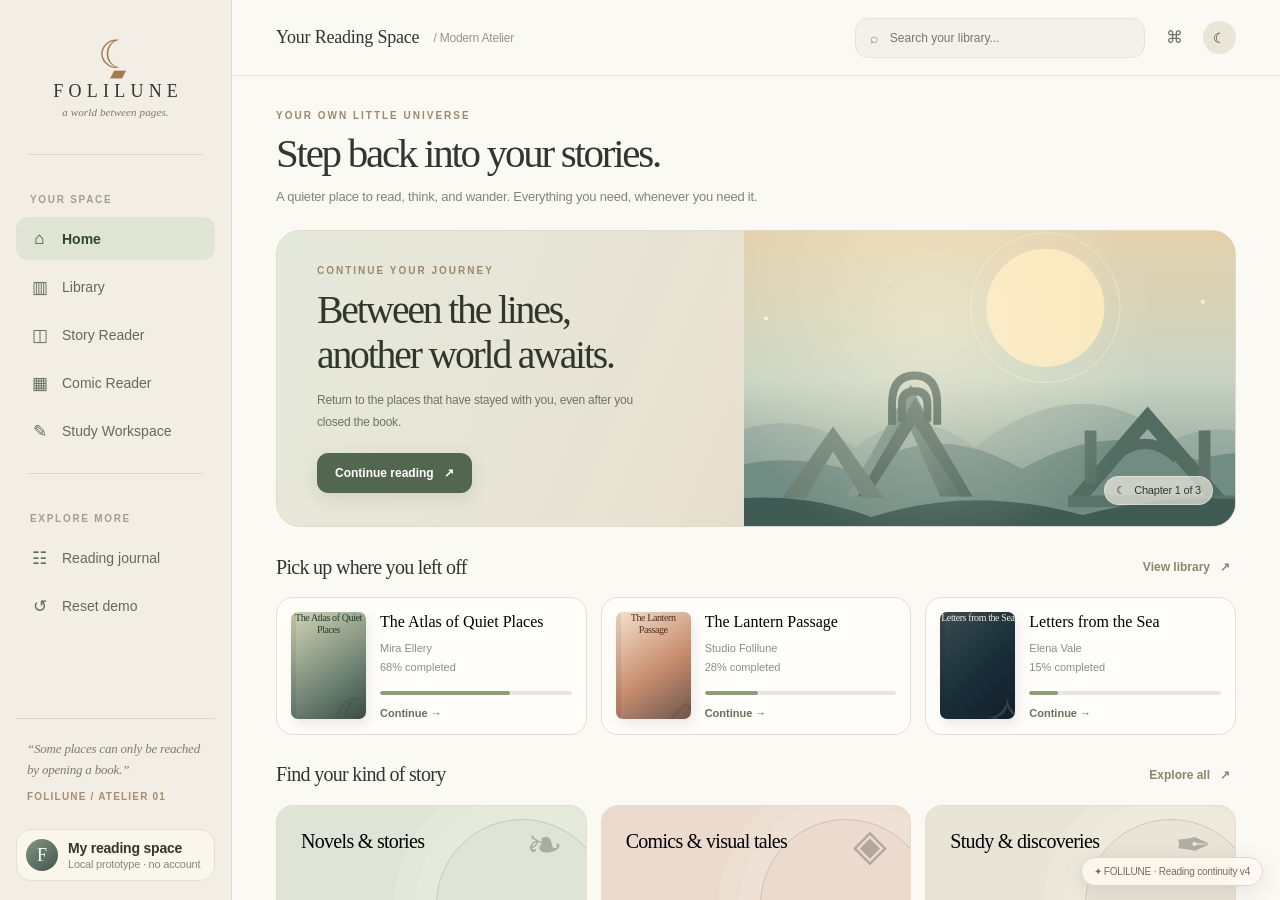
<file: prototypes/modern-atelier-reader-proof-v4.html>
<!doctype html>
<html lang="en">
<head>
<meta charset="utf-8" />
<meta name="viewport" content="width=device-width,initial-scale=1" />
<title>FOLILUNE — Modern Atelier / Reading Continuity v4</title>
<meta name="theme-color" content="#f5f1e9" />
<style>
:root{--bg:#eeeae1;--paper:#faf7f0;--card:#fffdf7;--ink:#30372d;--soft:#697368;--muted:#858a7d;--line:#e5dfd3;--sage:#7a896b;--deep:#414c3d;--rust:#ad6c4b;--peach:#ecd3ba;--shadow:0 18px 50px rgba(48,55,45,.07);--serif:Georgia,'Iowan Old Style','Palatino Linotype',serif;--sans:Inter,'Segoe UI',Arial,sans-serif}
*{box-sizing:border-box}html,body{margin:0;min-height:100%;background:var(--bg);color:var(--ink)}body{font-family:var(--sans);font-size:14px;letter-spacing:-.015em}button,input,textarea,select{font:inherit}button{cursor:pointer}button:focus-visible,input:focus-visible,textarea:focus-visible{outline:3px solid #a7b58c;outline-offset:3px}button:disabled{cursor:not-allowed;opacity:.4}a{color:inherit}svg{display:block}.hidden{display:none!important}
.app{display:grid;grid-template-columns:232px minmax(0,1fr);min-height:100vh;margin:auto;max-width:1800px;background:#faf8f3;box-shadow:0 0 90px rgba(45,51,39,.1)}.sidebar{background:#f2eee5;border-right:1px solid #e1dace;padding:28px 16px 19px;display:flex;flex-direction:column;gap:17px;position:sticky;top:0;height:100vh;z-index:20}.brand{display:flex;flex-direction:column;align-items:center;text-decoration:none;padding:11px 0 15px;gap:4px}.brand-mark{color:#a17a51;font-size:39px;height:38px;line-height:32px;position:relative;font-family:var(--serif)}.brand-mark:after{content:'▰';position:absolute;font-size:21px;transform:rotate(0deg);bottom:-12px;left:12px;color:#a17a51}.brand-title{font-family:var(--serif);letter-spacing:.29em;font-size:18px;margin-left:.3em}.brand-sub{font:italic 11px var(--serif);color:#857765;letter-spacing:.01em}.sidebar-divider{height:1px;background:#ddd6ca;margin:4px 12px}.nav-stack{display:flex;flex-direction:column;gap:5px}.nav-section{font-size:10px;text-transform:uppercase;letter-spacing:.17em;font-weight:700;color:#a69e8d;margin:18px 14px 7px}.nav-btn{background:transparent;border:0;border-radius:12px;display:flex;gap:13px;align-items:center;text-align:left;padding:12px 14px;width:100%;color:#626a5e;font-weight:520;transition:.18s}.nav-btn:hover,.nav-btn.active{background:#e0e4d5;color:#324532}.nav-btn.active{font-weight:690}.nav-ico{width:19px;height:19px;display:grid;place-items:center;font-size:17px}.nav-btn small{margin-left:auto;color:#8b887b}.side-bottom{margin-top:auto}.side-quote{border-top:1px solid #dcd5ca;padding:20px 11px 10px;color:#807b6c;font:italic 13px/1.6 var(--serif)}.side-quote b{display:block;font:600 10px var(--sans);color:#a88e72;letter-spacing:.12em;text-transform:uppercase;margin-top:10px}.account{display:flex;align-items:center;gap:10px;margin-top:17px;padding:9px;background:#faf6ec;border:1px solid var(--line);border-radius:15px}.avatar{width:32px;height:32px;border-radius:100%;background:linear-gradient(140deg,#819882,#41564b);display:grid;place-items:center;color:#fff;font:18px var(--serif)}.account small{display:block;color:var(--muted);font-size:11px;margin-top:2px}
.main{min-width:0;max-height:100vh;overflow-y:auto;background:#fbf9f4}.topbar{height:76px;display:flex;align-items:center;justify-content:space-between;gap:18px;padding:0 44px;position:sticky;top:0;background:rgba(251,249,244,.94);backdrop-filter:blur(18px);border-bottom:1px solid rgba(230,225,214,.75);z-index:10}.topbar-left{display:flex;align-items:center;gap:14px;min-width:0}.topbar h1{font:500 18px var(--serif);margin:0;white-space:nowrap}.topbar-breadcrumb{font-size:12px;color:#969587}.topbar-right{display:flex;align-items:center;gap:10px}.searchbar{display:flex;gap:10px;align-items:center;background:#f4f1ea;border:1px solid #e8e2d7;border-radius:13px;padding:11px 14px;width:290px;color:#868778}.searchbar input{width:100%;border:0;outline:none;background:transparent;font-size:12px;color:var(--ink)}.icon-btn{border:1px solid transparent;color:#677466;background:transparent;border-radius:11px;min-width:38px;height:38px;display:inline-grid;place-items:center;font-size:17px}.icon-btn:hover{background:#eeebe2}.top-avatar{width:33px;height:33px;border-radius:50%;background:#e9e5d9;display:grid;place-items:center}.mobile-menu{display:none}
.content{max-width:1460px;padding:34px 44px 75px;margin:0 auto}.eyebrow{font-size:10px;letter-spacing:.2em;text-transform:uppercase;color:#9b896b;font-weight:800}.page-title{font:400 clamp(29px,3.2vw,48px)/1.16 var(--serif);letter-spacing:-.055em;margin:9px 0 9px}.page-sub{color:#838577;line-height:1.6;margin:0;font-size:13px}.section-title{display:flex;align-items:center;justify-content:space-between;gap:15px;margin:27px 0 17px}.section-title h2{font:500 20px var(--serif);letter-spacing:-.035em;margin:0}.section-title button{border:0;background:transparent;color:#8a866d;font-size:12px;font-weight:650;padding:6px}.section-title button:hover{text-decoration:underline}.pill{border:1px solid #e3ddce;background:#f8f4eb;color:#677466;border-radius:30px;padding:9px 14px;font-size:12px;white-space:nowrap}.pill.active{color:#fff;background:#5b7057;border-color:#5b7057}.primary{background:#53664f;color:#fff;border:1px solid #53664f;border-radius:11px;padding:12px 17px;font-weight:640;font-size:12px;box-shadow:0 5px 16px #53664f25}.primary:hover{background:#3f543e}.secondary{background:#fffaf2;color:#53664f;border:1px solid #e7ddce;border-radius:11px;padding:12px 17px;font-weight:620;font-size:12px}.secondary:hover{background:#f3ecdc}.tiny{border:0;background:transparent;color:#6e7569;padding:7px 8px;border-radius:8px;font-size:12px}.tiny:hover{background:#f0ece2}.muted{color:#8c8f85}
.hero{border-radius:24px;overflow:hidden;min-height:249px;display:grid;grid-template-columns:minmax(260px,1fr) 1.05fr;background:linear-gradient(112deg,#e5e9dc 0%,#e8e2d2 45%,#dac6ac 100%);position:relative;border:1px solid #e0dbc9}.hero:after{content:'';position:absolute;width:450px;height:450px;right:8%;top:-130px;border-radius:50%;background:radial-gradient(circle,#fff6db77,transparent 70%);pointer-events:none}.hero-copy{padding:34px 14px 33px 40px;z-index:1}.hero-copy h2{font:400 clamp(27px,3.1vw,42px)/1.13 var(--serif);letter-spacing:-.055em;margin:12px 0;max-width:360px}.hero-copy p{color:#6c7466;font-size:12px;line-height:1.8;max-width:350px;margin:0 0 20px}.hero-art{overflow:hidden;display:flex;align-items:flex-end;justify-content:center;position:relative}.hero-art svg{width:100%;height:100%;min-height:249px;object-fit:cover}.sparkle{position:absolute;color:#fff8e2;font-size:19px}.hero-progress{position:absolute;bottom:21px;right:22px;border:1px solid #ffffff58;border-radius:50px;padding:7px 11px;background:#f7f3e9a9;font-size:11px;z-index:2}
.reading-grid{display:grid;grid-template-columns:repeat(3,minmax(0,1fr));gap:14px}.reading-card{background:#fffdfa;border:1px solid var(--line);border-radius:17px;display:flex;gap:14px;min-height:136px;padding:14px;text-align:left;align-items:center;transition:.2s}.reading-card:hover,.book-card:hover,.collection:hover{transform:translateY(-3px);box-shadow:var(--shadow)}.mini-cover{width:75px;min-width:75px;height:107px;border-radius:7px;box-shadow:3px 6px 12px #00000014;overflow:hidden;position:relative}.mini-cover:before,.cover:before{content:'';position:absolute;inset:0;border-left:5px solid #00000013;pointer-events:none}.book-meta{flex:1;min-width:0}.book-meta b{display:block;font:500 16px/1.2 var(--serif);margin-bottom:8px;overflow-wrap:anywhere}.book-meta small{color:#8a8f85;line-height:1.6;font-size:11px}.progress{height:4px;border-radius:10px;background:#e9e6de;margin-top:14px;overflow:hidden}.progress>i{display:block;height:100%;border-radius:10px;background:#8a9e77}.continue-link{display:inline-block;margin-top:12px;font-size:11px;color:#607459;font-weight:700}
.collection-grid{display:grid;grid-template-columns:repeat(3,1fr);gap:14px}.collection{border-radius:17px;min-height:147px;padding:24px;display:flex;flex-direction:column;justify-content:space-between;align-items:start;position:relative;overflow:hidden;border:1px solid #e4dece;text-align:left;transition:.2s}.collection:nth-child(1){background:#dfe5d6}.collection:nth-child(2){background:#ebdacd}.collection:nth-child(3){background:#e8e4d6}.collection:after{content:'';position:absolute;right:-22px;bottom:-40px;width:170px;height:170px;border:1px solid #6f805d40;border-radius:50%;box-shadow:0 0 0 21px #ffffff17,0 0 0 42px #ffffff1b}.collection .symbol{font:44px var(--serif);opacity:.24;position:absolute;right:23px;top:13px}.collection strong{font:500 20px var(--serif);letter-spacing:-.035em;z-index:1}.collection small{font:12px var(--sans);color:#697264;z-index:1}
.book-grid{display:grid;grid-template-columns:repeat(5,minmax(0,1fr));gap:17px}.book-card{border:0;background:transparent;text-align:left;padding:0;min-width:0;transition:.2s}.cover{height:210px;width:100%;max-width:180px;position:relative;border-radius:8px;overflow:hidden;display:flex;justify-content:center;align-items:center;flex-direction:column;padding:18px;box-shadow:4px 9px 13px #403f2b21;transition:.2s}.cover-name{font:500 clamp(15px,1.7vw,23px)/1.08 var(--serif);text-align:center;position:relative;z-index:2;letter-spacing:-.04em}.cover-author{font:8px var(--sans);text-transform:uppercase;letter-spacing:.13em;margin-top:11px;opacity:.8;z-index:2;text-align:center}.cover-emblem{position:absolute;font:92px var(--serif);opacity:.15;bottom:-32px;right:-16px}.book-card strong{display:block;margin-top:14px;font:500 15px/1.25 var(--serif);white-space:nowrap;overflow:hidden;text-overflow:ellipsis}.book-card small{display:block;color:#969487;margin-top:4px;font-size:11px}.cover.forest,.mini-cover.forest{background:linear-gradient(145deg,#d3d4b5,#6d8272 63%,#394b43);color:#203e32}.cover.coral,.mini-cover.coral{background:linear-gradient(145deg,#f4e1cd,#c98e6f 54%,#6d564d);color:#4c3027}.cover.midnight,.mini-cover.midnight{background:linear-gradient(135deg,#3a4c50,#182e38 56%,#131e2b);color:#f8e9d0}.cover.cream,.mini-cover.cream{background:linear-gradient(145deg,#f0e6d2,#cab99b);color:#654f3e}.cover.violet,.mini-cover.violet{background:linear-gradient(130deg,#777383,#342f54 63%,#222c43);color:#f2e8d7}.cover.sand,.mini-cover.sand{background:linear-gradient(135deg,#d4b28a,#9b6947 54%,#633e36);color:#fff0d5}.cover.sage,.mini-cover.sage{background:linear-gradient(135deg,#e5dfd4,#9bad94 65%,#5b7c76);color:#344b42}.mini-cover .cover-name{font-size:10px;line-height:1.14;display:-webkit-box;-webkit-line-clamp:3;-webkit-box-orient:vertical;overflow:hidden}.mini-cover .cover-author{display:none}.mini-cover .cover-emblem{font-size:56px}
.library-header{display:flex;justify-content:space-between;align-items:flex-end;gap:15px;flex-wrap:wrap}.filter-row{display:flex;gap:8px;align-items:center;flex-wrap:wrap;margin:26px 0}.empty{padding:50px 10px;text-align:center;background:#f3eee4;border-radius:14px;color:#747d6e}.library-count{margin-left:auto;font-size:11px;color:#8b8d82}.add-tip{margin-top:25px;border-radius:14px;background:#e8eddf;padding:18px 21px;color:#657661;line-height:1.6;font-size:12px}
.reader-shell{height:calc(100vh - 76px);min-height:620px;display:flex;flex-direction:column;background:var(--reader-bg,#f6f2e9);color:var(--reader-ink,#363e32);position:relative}.reader-shell.night{--reader-bg:#282d2d;--reader-ink:#e8e5da;--reader-muted:#acaea5}.reader-shell.sepia{--reader-bg:#eadfc8;--reader-ink:#4e4638;--reader-muted:#766e61}.reader-head{height:56px;flex-shrink:0;display:flex;align-items:center;justify-content:space-between;border-bottom:1px solid color-mix(in srgb,var(--reader-ink) 11%,transparent);padding:0 26px;gap:12px}.reader-head h2{font:500 16px var(--serif);margin:0}.reader-head small{display:block;font-size:10px;color:var(--reader-muted,#8f9387);margin-top:2px}.reader-head-left,.reader-head-right{display:flex;align-items:center;gap:8px}.reader-shell button:not(.primary){color:inherit}.reader-head .icon-btn:hover,.reader-foot .icon-btn:hover{background:#8b957a22}.reader-main{display:flex;min-height:0;flex:1;overflow:hidden}.reader-pages{flex:1;overflow:auto;min-width:0;scrollbar-color:#b4b2a4 transparent}.story-page{max-width:735px;margin:0 auto;min-height:100%;padding:50px 58px 80px;position:relative;transition:font-size .2s}.chapter-kicker{text-transform:uppercase;letter-spacing:.3em;color:#a4866b;font-size:10px;font-weight:700;text-align:center}.story-page h1{font:400 36px var(--serif);text-align:center;margin:18px 0 42px;letter-spacing:-.065em}.story-text{font:var(--read-size,19px)/var(--read-line,1.85) var(--serif);letter-spacing:0}.story-text p{margin:0 0 1.3em;text-align:justify;hyphens:auto}.story-text p:first-of-type:first-letter{font-size:2.9em;float:left;line-height:.83;padding:8px 9px 0 0;color:#9a6a4a}.reader-foot{height:57px;flex-shrink:0;border-top:1px solid color-mix(in srgb,var(--reader-ink) 10%,transparent);display:flex;align-items:center;gap:15px;justify-content:space-between;padding:0 26px}.reader-foot small{font-size:11px;color:var(--reader-muted,#8a8b80)}.foot-progress{height:3px;background:#c2c1b2;flex:1;max-width:310px;border-radius:5px;overflow:hidden}.foot-progress i{display:block;background:#849676;height:100%;transition:.25s}.reader-tools{width:290px;background:var(--reader-bg);border-left:1px solid color-mix(in srgb,var(--reader-ink) 13%,transparent);overflow-y:auto;flex-shrink:0;padding:27px 22px}.tools-head{display:flex;align-items:center;justify-content:space-between;margin-bottom:24px}.tools-head h3{font:500 21px var(--serif);margin:0}.tool-group{margin-bottom:26px}.tool-group h4{font-size:10px;letter-spacing:.17em;text-transform:uppercase;margin:0 0 13px;color:#8c907c}.row{display:flex;align-items:center;justify-content:space-between;gap:10px}.tool-row{display:flex;align-items:center;justify-content:space-between;padding:11px 0;border-bottom:1px solid #94998525;font-size:12px}.swatches{display:flex;gap:11px}.swatch{width:32px;height:32px;border-radius:50%;border:2px solid transparent;box-shadow:0 0 0 1px #998e7f50;position:relative}.swatch.active:after{content:'✓';position:absolute;inset:0;display:grid;place-items:center;font-size:12px}.swatch[data-tone=paper]{background:#f6f2e9;color:#333}.swatch[data-tone=sepia]{background:#eadfc8;color:#333}.swatch[data-tone=night]{background:#282d2d;color:#eee}.stepper{display:flex;gap:10px;align-items:center}.stepper button{width:29px;height:29px;border:1px solid #a9a99d70;border-radius:8px;background:transparent}.tool-group input[type=range]{width:100%;accent-color:#6d8566}.note{border-radius:10px;border:1px solid #bbc3b363;padding:12px;margin:9px 0;font-size:11px;line-height:1.6}.note em{display:block;color:#829078;margin-top:6px}.note-actions{display:flex;gap:6px;margin-top:7px}.note-actions button{background:transparent;border:0;color:#8c7053;font-size:11px;padding:4px}.helper{line-height:1.6;font-size:11px;color:#869084}.context-tools{position:fixed;z-index:100;background:#34483d;color:white;border-radius:10px;box-shadow:0 14px 35px #0003;padding:6px;display:flex;gap:4px;max-width:calc(100vw - 20px)}.context-tools button{color:white;border:0;border-radius:7px;padding:8px 11px;font-size:11px;background:transparent}.context-tools button:hover{background:#617662}
.comic-body{height:100%;overflow:auto;padding:25px 25px 45px;background:#d9ddd3;display:flex;align-items:start;justify-content:center}.comic-body.page-mode{align-items:center}.comic-sheet{width:min(100%,520px);background:#f8f4e9;border:11px solid #f8f4e9;box-shadow:0 24px 38px #1d252431;display:grid;gap:8px;transform-origin:top center;transition:transform .2s}.comic-sheet.spread{width:min(100%,850px);grid-template-columns:1fr 1fr;align-self:start}.comic-panel{border:4px solid #263b40;position:relative;overflow:hidden;min-height:185px;background:#72918f}.comic-panel.tall{min-height:260px}.comic-panel svg{width:100%;height:100%;position:absolute;inset:0}.comic-caption{position:absolute;z-index:1;left:13px;top:13px;max-width:68%;font:italic 12px/1.5 var(--serif);background:#fffbefec;padding:10px 12px;border:2px solid #344741;box-shadow:3px 3px 0 #344741}.comic-bubble{position:absolute;z-index:1;right:12px;bottom:14px;max-width:52%;font:italic 14px/1.3 var(--serif);background:#fff7e8;border:2px solid #334044;padding:13px 14px;border-radius:65% 62% 61% 65%;text-align:center}.comic-toolbar{background:#293936;color:white;display:flex;align-items:center;justify-content:center;flex-wrap:wrap;gap:10px;padding:12px}.comic-toolbar button{background:#3b5048;color:#eee;border:1px solid #516b60;border-radius:9px;padding:8px 12px;font-size:11px}.comic-toolbar button.active{background:#d6dcbf;color:#263a32}.comic-toolbar span{font-size:11px;color:#cdd5c9}.comic-body.webtoon .comic-sheet{max-width:480px;display:block}.comic-body.webtoon .comic-panel{min-height:440px;border-bottom:0}.comic-body.webtoon .comic-panel:last-child{border-bottom:4px solid #263b40}
.study-shell{display:grid;grid-template-columns:minmax(0,1.25fr) minmax(300px,.85fr);height:calc(100vh - 76px);min-height:600px;background:#f8f6ee}.study-doc{overflow:auto;border-right:1px solid var(--line);padding:35px clamp(23px,4.3vw,72px) 70px}.study-doc-inner{max-width:690px;margin:auto}.study-doc header{display:flex;justify-content:space-between;gap:12px;align-items:center}.study-doc h1{font:400 37px/1.13 var(--serif);letter-spacing:-.055em;margin:35px 0 13px}.study-doc .dek{font:italic 18px/1.5 var(--serif);color:#82907d;margin:0 0 32px}.study-doc p{font:17px/1.85 var(--serif);color:#4b5547}.study-doc h2{font:500 23px var(--serif);margin:34px 0 8px}.study-doc mark{background:#e4dfac;padding:2px 3px;border-radius:2px;color:#3a4c3c}.study-aside{padding:28px;overflow:auto;background:#f2f1e8}.study-aside h2{font:500 21px var(--serif);margin:0 0 16px}.tabs{display:flex;gap:8px;border-bottom:1px solid #dcd9ce;padding-bottom:12px}.tabs button{background:transparent;border:0;color:#8c8d81;padding:8px 12px;border-radius:8px;font-size:12px}.tabs button.active{background:#dce5d5;color:#466045;font-weight:700}.study-card{background:#fffdf7;padding:17px;border-radius:13px;border:1px solid #e5e0d5;margin-top:14px;box-shadow:0 4px 13px #343b3306}.study-card h3{font:500 17px var(--serif);margin:0 0 9px}.study-card p{font-size:12px;color:#747e71;line-height:1.75;margin:0}.study-card textarea{width:100%;background:#fcfaf4;border:1px solid #e2ded3;border-radius:9px;padding:12px;resize:vertical;min-height:90px;font-size:12px;line-height:1.5;outline:0;margin-top:14px}.outline-item{display:block;width:100%;text-align:left;background:transparent;border:0;border-bottom:1px solid #dfdfd3;padding:14px 6px;color:#64725d;font-size:12px}.outline-item.active{font-weight:800;color:#4b6149}
.toast{position:fixed;z-index:120;bottom:25px;left:50%;transform:translate(-50%,20px);opacity:0;pointer-events:none;background:#364b40;color:#fff;padding:13px 19px;border-radius:13px;box-shadow:0 12px 30px #14201832;font-size:12px;transition:.25s}.toast.visible{opacity:1;transform:translate(-50%,0)}.demo-flag{position:fixed;z-index:30;bottom:14px;right:17px;box-shadow:0 5px 22px #0000001a;border:1px solid #ddd7c9;border-radius:50px;background:#fffaf1d9;backdrop-filter:blur(12px);padding:8px 12px;color:#776d5d;font-size:10px}.mobile-curtain{display:none}
@media (max-width:1250px){.content{padding:29px 32px 60px}.topbar{padding:0 32px}.reading-card{gap:10px;padding:10px}.mini-cover{width:60px;min-width:60px;height:89px}.reading-card{min-height:113px}.book-grid{grid-template-columns:repeat(5,minmax(0,1fr))}.cover{height:178px}.searchbar{width:220px}}
@media (max-width:970px){.app{grid-template-columns:79px 1fr}.sidebar{padding:20px 11px}.brand-title,.brand-sub,.nav-label,.nav-btn small,.side-quote,.account,.sidebar .nav-section{display:none}.brand{padding:10px 0 22px}.nav-btn{justify-content:center;padding:13px 7px}.sidebar-divider{margin:7px}.side-bottom{margin-top:auto}.book-grid{grid-template-columns:repeat(4,minmax(0,1fr))}.collection-grid{gap:10px}.collection{padding:18px}.reader-tools{width:245px}.searchbar{width:180px}}
@media (max-width:720px){.app{display:block}.sidebar{position:fixed;top:0;left:0;bottom:0;transform:translateX(-110%);transition:.25s;width:230px;padding:25px 15px;box-shadow:15px 0 50px #0002}.sidebar.open{transform:none}.sidebar .brand-title,.sidebar .brand-sub,.sidebar .nav-label,.sidebar .nav-section,.sidebar .side-quote,.sidebar .account{display:initial}.sidebar .brand{display:flex}.sidebar .nav-btn{justify-content:flex-start;padding:11px 14px}.mobile-curtain.show{display:block;position:fixed;z-index:19;inset:0;background:#141b14a1}.mobile-menu{display:inline-grid}.topbar{padding:0 16px;height:62px}.topbar h1{font-size:16px}.topbar-breadcrumb{display:none}.topbar-right{gap:4px}.searchbar{width:37px;padding:8px;border:0;background:transparent}.searchbar:focus-within{width:170px;background:#f1eee7;border:1px solid #ddd5c6}.searchbar input{width:0}.searchbar:focus-within input{width:100%}.content{padding:23px 18px 65px}.hero{display:block;min-height:240px}.hero-copy{padding:24px 25px;width:80%;position:relative;z-index:2}.hero-copy h2{font-size:32px}.hero-art{position:absolute;right:0;top:0;width:100%;height:100%;opacity:.4;justify-content:flex-end}.hero-art svg{width:75%}.hero:after{display:none}.reading-grid{grid-template-columns:1fr;gap:9px}.reading-card{min-height:95px}.collection-grid{grid-template-columns:1fr 1fr}.collection:nth-child(3){grid-column:span 2}.book-grid{grid-template-columns:repeat(3,minmax(0,1fr));gap:15px}.cover{height:163px}.reader-shell{height:calc(100dvh - 62px);min-height:530px}.reader-head{padding:0 9px}.reader-foot{padding:0 11px;gap:6px}.reader-head .icon-btn{min-width:30px;width:31px;height:32px}.reader-tools{position:absolute;right:0;top:56px;bottom:57px;z-index:8;width:min(88vw,325px);box-shadow:-14px 0 38px #0002}.story-page{padding:34px 28px 55px}.story-page h1{font-size:29px}.story-text{text-align:left}.study-shell{display:block;height:auto;min-height:calc(100dvh - 62px)}.study-doc{padding:25px 24px 40px;border:0;min-height:450px}.study-aside{min-height:340px}.study-doc h1{font-size:31px}.demo-flag{bottom:6px;right:6px;padding:5px 8px;font-size:9px}}
@media (max-width:395px){.book-grid{grid-template-columns:repeat(2,minmax(0,1fr))}.cover{max-width:none;height:190px}.hero-copy{width:100%}.hero-copy p{max-width:220px}.collection-grid{grid-template-columns:1fr}.collection:nth-child(3){grid-column:auto}}
@media(prefers-reduced-motion:reduce){*,*:before,*:after{transition:none!important;animation:none!important;scroll-behavior:auto!important}}


.fallback-top{padding:22px 44px 5px;border-bottom:1px solid #e4ded3;background:#f6f2e9}
.fallback-note{display:flex;flex-wrap:wrap;gap:9px 14px;align-items:center;background:#e3e9da;border:1px solid #ccd8c1;padding:13px 17px;border-radius:13px;color:#3c5940;font-size:12px;line-height:1.6}
.fallback-note strong{font-size:13px}.fallback-note span{flex:1;min-width:250px}
.fallback-nav{display:flex;gap:8px;flex-wrap:wrap;padding:14px 0}
.fallback-nav a{display:inline-block;padding:10px 13px;border-radius:11px;text-decoration:none;background:#fffdf8;border:1px solid #e1daca;font-weight:650;font-size:12px;color:#495c48}
.fallback-nav a:hover{background:#e6ecd8}
.fallback-view{border-bottom:2px solid #ddd7c9;scroll-margin-top:80px}
.fallback-section-title{display:flex;justify-content:space-between;align-items:baseline;gap:15px;padding:20px 44px 0}
.fallback-section-title span{font-size:10px;letter-spacing:.14em;color:#8c8b7d}
.fallback-section-title h2{font-family:var(--serif);font-weight:500;font-size:18px;margin:0;color:#4d604e}
@media(max-width:750px){.fallback-top{padding:15px 18px 6px}.fallback-section-title{padding:15px 18px 0}.fallback-nav a{font-size:11px;padding:9px 11px}}


.import-management{background:#f6f3ec;border:1px solid #e6e1d5;border-radius:15px;margin-top:20px;padding:15px 18px}.import-management>strong{display:block;font-family:var(--serif);font-size:17px;margin-bottom:8px}.import-management .row{display:flex;align-items:center;justify-content:space-between;gap:10px;border-top:1px solid #e5dfd5;padding:8px 0}.import-management .row span{overflow-wrap:anywhere}.import-management button{color:#a35f4b}
@media (prefers-reduced-motion:reduce){.reading-card,.book-card,.collection,.story-page,.sidebar,.nav-btn{transition:none!important}}

/* v4 — semantic paragraphs and anchored reading positions */
.demo-flag{pointer-events:none!important}
.story-text .reader-block{scroll-margin-block-start:24px}
.story-text h2.reader-block{font:600 1.27em/1.3 var(--serif);letter-spacing:-.025em;margin:1.55em 0 .66em;text-align:left}
.story-text h3.reader-block{font:600 1.12em/1.4 var(--serif);margin:1.3em 0 .5em}
.story-text blockquote.reader-block{border-left:3px solid #a2a98b;padding:.25em 1em;font-style:italic;margin:1.3em 0;color:var(--reader-ink)}
.story-text .reader-list{position:relative;text-align:left;padding-left:1.3em;margin:0 0 .65em;list-style:disc outside}
.story-text .reader-list:before{content:'•';position:absolute;left:.15em;color:#9b7957}
.story-text em{font-style:italic}.story-text strong{font-weight:700}.story-text sup{font-size:.68em;vertical-align:super}
.story-text .reader-block:focus{outline:2px solid #a3ae85;outline-offset:2px}
.story-text h2.reader-block:first-child,.story-text h3.reader-block:first-child{margin-top:0}
</style>
</head>
<body>
<div class="app" id="app">
<aside class="sidebar" id="sidebar" aria-label="Primary navigation">
  <a class="brand" href="#home" data-view="home" aria-label="FOLILUNE Home"><span class="brand-mark">☾</span><span class="brand-title">FOLILUNE</span><span class="brand-sub">a world between pages.</span></a>
  <div class="sidebar-divider"></div>
  <nav class="nav-stack"><div class="nav-section">YOUR SPACE</div>
  <button class="nav-btn active" data-view="home"><span class="nav-ico">⌂</span><span class="nav-label">Home</span></button>
  <button class="nav-btn" data-view="library"><span class="nav-ico">▥</span><span class="nav-label">Library</span></button>
  <button class="nav-btn" data-view="story"><span class="nav-ico">◫</span><span class="nav-label">Story Reader</span></button>
  <button class="nav-btn" data-view="comic"><span class="nav-ico">▦</span><span class="nav-label">Comic Reader</span></button>
  <button class="nav-btn" data-view="study"><span class="nav-ico">✎</span><span class="nav-label">Study Workspace</span></button>
  </nav><div class="sidebar-divider"></div><nav class="nav-stack"><div class="nav-section">EXPLORE MORE</div>
  <button class="nav-btn" data-action="open-journal"><span class="nav-ico">☷</span><span class="nav-label">Reading journal</span></button>
  <button class="nav-btn" data-action="reset-demo"><span class="nav-ico">↺</span><span class="nav-label">Reset demo</span></button>
  </nav>
  <div class="side-bottom"><div class="side-quote">“Some places can only be reached by opening a book.”<b>FOLILUNE / ATELIER 01</b></div><div class="account"><div class="avatar">F</div><div><strong>My reading space</strong><small>Local prototype · no account</small></div></div></div>
</aside>
<div class="mobile-curtain" id="curtain"></div>
<div class="main" id="mainScroll">
 <header class="topbar"><div class="topbar-left"><button class="icon-btn mobile-menu" id="menuBtn" aria-label="Open navigation">☰</button><h1 id="topTitle">Your Reading Space</h1><span class="topbar-breadcrumb" id="topSub">/ Modern Atelier</span></div>
 <div class="topbar-right"><label class="searchbar" title="Search demo library"><span aria-hidden="true">⌕</span><input type="search" id="globalSearch" placeholder="Search your library..." autocomplete="off" aria-label="Search your library"></label><button class="icon-btn" data-action="help" title="Keyboard shortcuts" aria-label="Show keyboard shortcuts">⌘</button><div class="top-avatar" title="Local prototype">☾</div></div></header>
 <div id="screen" aria-live="polite"><div class="fallback-top">
  <div class="fallback-note"><strong>FOLILUNE — preview-safe reading tour</strong><span>This viewer may block interactive scripts. The four screens below are visible without JavaScript. For working navigation, reader settings and notes, download this HTML and open it in a standard browser such as Chrome or Safari.</span></div>
  <nav class="fallback-nav" aria-label="Preview screen navigation">
    <a href="#fallback-home">⌂ Library Home</a><a href="#fallback-story">◫ Novel Reader</a><a href="#fallback-comic">▦ Comic Reader</a><a href="#fallback-study">✎ Study Workspace</a>
  </nav>
</div><section class="fallback-view" id="fallback-home" aria-label="Home & Library"><div class="fallback-section-title"><span>MODERN ATELIER · SCREEN 01</span><h2>Home & Library</h2></div><div class="content"><div class="eyebrow">YOUR OWN LITTLE UNIVERSE</div><h1 class="page-title">Step back into your stories.</h1><p class="page-sub">A quieter place to read, think, and wander. Everything you need, whenever you need it.</p><div style="height:23px"></div><section class="hero"><div class="hero-copy"><div class="eyebrow">CONTINUE YOUR JOURNEY</div><h2>Between the lines,<br>another world awaits.</h2><p>Return to the places that have stayed with you, even after you closed the book.</p><button class="primary" data-view="story">Continue reading &nbsp; ↗</button></div><div class="hero-art"><svg aria-hidden="true" viewBox="0 0 620 300" preserveAspectRatio="xMidYMid slice"><defs><linearGradient id="sky" x1="0" y1="0" x2="0" y2="1"><stop stop-color="#e4d1ab"></stop><stop offset=".5" stop-color="#c8d4c3"></stop><stop offset="1" stop-color="#789087"></stop></linearGradient><linearGradient id="rock" x1="0" x2="1"><stop stop-color="#82968d"></stop><stop offset="1" stop-color="#526b62"></stop></linearGradient></defs><rect width="620" height="300" fill="url(#sky)"></rect><circle cx="367" cy="78" r="60" fill="#ffebbd" opacity=".85"></circle><circle cx="367" cy="78" r="76" fill="none" stroke="#f8ead1" opacity=".6"></circle><path d="M0 238Q90 162 174 221Q230 170 295 220Q403 135 497 213Q550 186 620 225V300H0Z" fill="#8da299" opacity=".55"></path><path d="M0 260Q82 215 177 246Q252 189 343 242Q438 188 521 233Q585 215 620 242V300H0Z" fill="#718c83"></path><path d="M165 270L230 156L286 270H260L230 202L191 270" fill="url(#rock)"></path><path d="M234 170L293 270H282L234 197L187 270H176Z" fill="#4d655d"></path><path d="M211 197V176Q211 147 234 147Q257 147 257 176V197M221 194V176Q221 163 234 163Q247 163 247 176V194" stroke="#455c55" stroke-width="8" fill="none"></path><path d="M99 272L151 199L203 272H181L151 224L123 272Z" fill="#6b7f74"></path><path d="M398 275L471 190L544 275" fill="none" stroke="#536c61" stroke-width="15"></path><path d="M413 257V203M529 257V203M390 275H561" stroke="#5b7368" stroke-width="12"></path><path d="M434 232Q470 201 501 232" stroke="#536b62" stroke-width="10" fill="none"></path><path d="M0 280Q102 258 190 291Q293 258 405 289Q514 260 620 280V300H0Z" fill="#405b54"></path><g fill="#fff8df" opacity=".8"><circle cx="83" cy="89" r="2"></circle><circle cx="209" cy="51" r="1"></circle><circle cx="527" cy="72" r="2"></circle></g></svg></div><div class="hero-progress">☾ &nbsp; Chapter 1 of 3</div></section>
<div class="section-title"><h2>Pick up where you left off</h2><button data-view="library">View library &nbsp; ↗</button></div><div class="reading-grid"><button class="reading-card" data-book="atlas"><div class="mini-cover forest"><span class="cover-emblem">☾</span><span class="cover-name">The Atlas of Quiet Places</span><span class="cover-author">Mira Ellery</span></div><span class="book-meta"><b>The Atlas of Quiet Places</b><small>Mira Ellery<br>68% completed</small><div class="progress"><i style="width:68%"></i></div><span class="continue-link">Continue →</span></span></button><button class="reading-card" data-book="lantern"><div class="mini-cover coral"><span class="cover-emblem">◇</span><span class="cover-name">The Lantern Passage</span><span class="cover-author">Studio Folilune</span></div><span class="book-meta"><b>The Lantern Passage</b><small>Studio Folilune<br>28% completed</small><div class="progress"><i style="width:28%"></i></div><span class="continue-link">Continue →</span></span></button><button class="reading-card" data-book="sea"><div class="mini-cover midnight"><span class="cover-emblem">✧</span><span class="cover-name">Letters from the Sea</span><span class="cover-author">Elena Vale</span></div><span class="book-meta"><b>Letters from the Sea</b><small>Elena Vale<br>15% completed</small><div class="progress"><i style="width:15%"></i></div><span class="continue-link">Continue →</span></span></button></div>
<div class="section-title"><h2>Find your kind of story</h2><button data-view="library">Explore all &nbsp; ↗</button></div><div class="collection-grid"><button class="collection" data-filter="Novels"><span class="symbol">❧</span><strong>Novels &amp; stories</strong><small>Words that open worlds &nbsp; ↗</small></button><button class="collection" data-filter="Comics"><span class="symbol">◈</span><strong>Comics &amp; visual tales</strong><small>Every panel, a new world &nbsp; ↗</small></button><button class="collection" data-filter="Study"><span class="symbol">✒</span><strong>Study &amp; discoveries</strong><small>Read more deeply &nbsp; ↗</small></button></div>
<div class="section-title"><h2>In your library</h2><button data-view="library">See all books &nbsp; ↗</button></div><div class="book-grid"><button class="book-card" data-book="atlas"><div class="cover forest"><span class="cover-emblem">☾</span><span class="cover-name">The Atlas of Quiet Places</span><span class="cover-author">Mira Ellery</span></div><strong>The Atlas of Quiet Places</strong><small>Mira Ellery · Novels</small></button><button class="book-card" data-book="lantern"><div class="cover coral"><span class="cover-emblem">◇</span><span class="cover-name">The Lantern Passage</span><span class="cover-author">Studio Folilune</span></div><strong>The Lantern Passage</strong><small>Studio Folilune · Comics</small></button><button class="book-card" data-book="sea"><div class="cover midnight"><span class="cover-emblem">✧</span><span class="cover-name">Letters from the Sea</span><span class="cover-author">Elena Vale</span></div><strong>Letters from the Sea</strong><small>Elena Vale · Novels</small></button><button class="book-card" data-book="light"><div class="cover cream"><span class="cover-emblem">☼</span><span class="cover-name">The Shape of Light</span><span class="cover-author">N. Aster</span></div><strong>The Shape of Light</strong><small>N. Aster · Study</small></button><button class="book-card" data-book="garden"><div class="cover sage"><span class="cover-emblem">❧</span><span class="cover-name">A Garden of Small Things</span><span class="cover-author">R. Hart</span></div><strong>A Garden of Small Things</strong><small>R. Hart · Novels</small></button></div><div class="add-tip"><b>✦ Designed to grow with you.</b> &nbsp; Open a reader and try selecting a passage, adjusting the page, or exploring side tools. Advanced features appear when they're useful—not before.</div></div></section>
<section class="fallback-view" id="fallback-story" aria-label="Novel Reader"><div class="fallback-section-title"><span>MODERN ATELIER · SCREEN 02</span><h2>Novel Reader</h2></div><div class="reader-shell " id="readerShell"><div class="reader-head"><div class="reader-head-left"><button class="icon-btn" data-view="library" aria-label="Back to library" title="Back to library">←</button><div><h2>The Atlas of Quiet Places</h2><small>Mira Ellery · Chapter 1 of 3</small></div></div><div class="reader-head-right"><button class="icon-btn" data-action="bookmark" aria-label="Bookmark chapter" title="Bookmark chapter">◇</button><button class="icon-btn" data-panel="contents" aria-label="Open table of contents" title="Chapters">☷</button><button class="icon-btn" data-panel="notes" aria-label="Open reading notes" title="Notes">✎</button><button class="icon-btn" data-panel="settings" aria-label="Open reading settings" title="Reading settings">Aa</button><button class="icon-btn" data-panel="none" aria-label="Close reading tools" title="Close tools">⋯</button></div></div><div class="reader-main"><div class="reader-pages" id="readerPages"><article class="story-page" id="storyPage" style="--read-size:19px;--read-line:1.85"><div class="chapter-kicker">CHAPTER 01 &nbsp; ✧ &nbsp; A STORY BY FOLILUNE</div><h1>Where the Map Ends</h1><div class="story-text" id="selectableStory"><p>The mapmaker had left a single instruction on the back of the envelope: do not look for the place. Look for the feeling of having been there before.</p><p>At first light, Elian unfolded the paper across the kitchen table. The ink was the color of rainwater and the valleys were marked not with names, but with small, careful drawings of doors. There was a door beneath a mountain. Another inside a grove of silver trees. The last stood at the center of an empty sea.</p><p>Outside, the city was waking in the ordinary way. Windows opened. Bicycles rattled over old stones. Somewhere below, a baker set the first loaves on a wooden tray. Yet the room held a strange stillness, as though it had been waiting all night for the map to breathe.</p><p>His grandmother once said that the world had more rooms than walls. He had thought it one of her smaller riddles, something meant to keep a restless boy occupied during the long winters. Now he wondered how many times she had tried to tell him the truth.</p><p>At the bottom of the map, almost hidden in the paper grain, was a sentence written in letters so delicate he had to lean close to read them: Every journey begins at the edge of attention.</p><p>Elian closed his eyes and listened. For a moment, beneath the hum of the city, he could hear water touching a shore that did not exist on any chart.</p></div><div style="text-align:center;color:#a6a194;margin:40px auto">✦ &nbsp; ✦ &nbsp; ✦</div><div class="row" style="max-width:380px;margin:auto"><button class="secondary" data-action="prev-chapter" disabled="">← Previous</button><button class="secondary" data-action="next-chapter">Next chapter →</button></div></article></div></div><div class="reader-foot"><button class="icon-btn" data-action="prev-chapter" title="Previous chapter" disabled="">←</button><small>CH. 1 / 3</small><div class="foot-progress"><i style="width:33.33333333333333%"></i></div><small>33% of sample</small><button class="icon-btn" data-action="next-chapter" title="Next chapter">→</button></div></div></section>
<section class="fallback-view" id="fallback-comic" aria-label="Comic Reader"><div class="fallback-section-title"><span>MODERN ATELIER · SCREEN 03</span><h2>Comic Reader</h2></div><div class="reader-shell"><div class="reader-head"><div class="reader-head-left"><button class="icon-btn" data-view="library">←</button><div><h2>The Lantern Passage</h2><small>An original comic · LTR reading</small></div></div><div class="reader-head-right"><button class="icon-btn" data-action="comic-prev" title="Previous pages">←</button><button class="icon-btn" data-action="comic-next" title="Next pages">→</button></div></div><div class="comic-toolbar" role="toolbar" aria-label="Comic reading controls"><span>LAYOUT</span><button class="active" data-comic-mode="page">Page</button><button class="" data-comic-mode="spread">Spread</button><button class="" data-comic-mode="webtoon">Scroll</button><span>✦</span><button data-action="comic-direction" title="Toggle reading direction">LTR →</button><span>ZOOM</span><button data-action="zoom-out">−</button><span>100%</span><button data-action="zoom-in">+</button></div><div class="reader-main"><div class="reader-pages comic-body  page-mode" id="comicScroll"><div class="comic-sheet " style="transform:scale(1);"><div class="comic-panel tall" role="img" aria-label="Original illustrated story panel 1"><svg viewBox="0 0 600 330" preserveAspectRatio="xMidYMid slice" aria-hidden="true"><defs><linearGradient id="p0" x1="0" y1="0" x2="0" y2="1"><stop stop-color="#e2b399"></stop><stop offset=".68" stop-color="#b67e7b"></stop><stop offset="1" stop-color="#66817a"></stop></linearGradient></defs><rect width="600" height="330" fill="url(#p0)"></rect><circle cx="454" cy="82" r="57" fill="#fff0c7"></circle><path d="M0 230Q92 123 179 219Q275 126 357 229Q472 127 600 201V330H0" fill="#7e9a8e"></path><path d="M0 273Q90 219 194 260Q310 186 413 244Q498 212 600 241V330H0" fill="#445d57"></path><path d="M254 285L302 87L362 285" fill="#c5b6a1"></path><path d="M285 199V137Q302 101 328 137V199" fill="none" stroke="#475d58" stroke-width="16"></path><path d="M264 285V231Q310 197 351 231V285" fill="#435a56"></path><g fill="#fef3d5"><circle cx="120" cy="66" r="2"></circle><circle cx="180" cy="44" r="2"></circle><circle cx="526" cy="122" r="2"></circle></g></svg><div class="comic-caption">Beyond the silver hills, a forgotten city kept its last light.</div><div class="comic-bubble">The lantern is still burning.</div></div><div class="comic-panel " role="img" aria-label="Original illustrated story panel 2"><svg viewBox="0 0 600 330" preserveAspectRatio="xMidYMid slice" aria-hidden="true"><defs><linearGradient id="p1" x1="0" y1="0" x2="0" y2="1"><stop stop-color="#304e5f"></stop><stop offset="1" stop-color="#9ea393"></stop></linearGradient></defs><rect width="600" height="330" fill="url(#p1)"></rect><circle cx="410" cy="72" r="59" fill="#f7eac6"></circle><circle cx="425" cy="62" r="54" fill="#304e5f"></circle><path d="M0 245L91 143L175 246L276 118L379 260L497 141L600 235V330H0Z" fill="#637d75"></path><path d="M0 276L112 202L198 273L294 189L397 283L520 219L600 277V330H0" fill="#2c4c50"></path><path d="M200 330V133H373V330" fill="#c6b299"></path><path d="M182 133L287 74L392 133" stroke="#253d41" stroke-width="15" fill="none"></path><path d="M270 330V211Q287 178 304 211V330" fill="#243d42"></path><path d="M212 154V196M340 154V196" stroke="#32474a" stroke-width="13"></path><path d="M0 317Q142 288 280 324Q423 284 600 314V330H0" fill="#19363c"></path></svg><div class="comic-caption">Every doorway had a story. This one had been waiting.</div><div class="comic-bubble">Then we are not too late.</div></div></div></div></div><div class="reader-foot"><button class="icon-btn" data-action="comic-prev" disabled="">←</button><small>PAGE SET 1 OF 2</small><div class="foot-progress"><i style="width:50%"></i></div><small>Original sample art</small><button class="icon-btn" data-action="comic-next">→</button></div></div></section>
<section class="fallback-view" id="fallback-study" aria-label="Study Workspace"><div class="fallback-section-title"><span>MODERN ATELIER · SCREEN 04</span><h2>Study Workspace</h2></div><div class="study-shell"><div class="study-doc"><div class="study-doc-inner"><header><div class="eyebrow">FOLILUNE • LEARNING STUDIO</div><button class="tiny" data-view="library">← My library</button></header><h1>The Shape of Light</h1><p class="dek">On observation, creative attention, and the art of slowing down.</p><div class="eyebrow">CHAPTER 1 · 6 MIN READ</div><div id="selectableStudy"><h2 id="studyTop">The practice of attention</h2><p>Attention is not simply the act of looking. It is the decision to give something room in the mind long enough for meaning to emerge.</p><p>In a world that rewards speed, slow observation can feel strangely deliberate. The sketchbook, the marginal note, and the reread paragraph all invite a different relationship with time.</p><h2 id="studyObserve">Learning to notice</h2><p>Consider a familiar object in changing light. At noon it appears sharply defined; <mark>at dusk, its outline becomes uncertain</mark>. The object itself is unchanged, yet our experience of it becomes something new.</p><p>This is why creative practice often begins with noticing. Before making a mark, we learn to recognize shape, rhythm, contrast, and the small details that ordinary attention might pass over.</p><p>The lesson extends beyond art. The same patience can deepen reading, study, conversation, and the way we inhabit a day.</p></div><div style="height:100px"></div></div></div><aside class="study-aside"><div class="row"><h2>Reading workspace</h2><button class="tiny" data-action="help">? Help</button></div><div class="tabs" role="tablist"><button role="tab" aria-selected="true" class="active" data-study-tab="notes">Notes</button><button role="tab" aria-selected="false" class="" data-study-tab="outline">Outline</button><button role="tab" aria-selected="false" class="" data-study-tab="insights">Insights</button></div><div class="study-card"><div class="eyebrow">YOUR NOTEBOOK</div><h3>Margin notes</h3><p>Your notes stay in this browser for the prototype. Select text from the document to save a quote or write an observation below.</p><textarea id="studyNoteInput" placeholder="What stood out to you?" aria-label="New study note"></textarea><button class="primary" style="margin-top:10px" data-action="save-study-note">＋ Save note</button></div><div class="study-card"><button class="secondary" data-action="export-notes">⇩ Export your notes</button></div></aside></div></section></div>
</div></div>
<div class="context-tools hidden" id="selectionTools" role="toolbar" aria-label="Text selection tools"><button data-action="highlight-selection">✦ Highlight</button><button data-action="note-selection">✎ Note</button><button data-action="copy-selection">⧉ Copy</button></div>
<input id="importBookInput" type="file" accept=".txt,.md,.epub,text/plain,text/markdown,application/epub+zip" hidden aria-label="Choose a local book to import" /><div class="toast" role="status" id="toast"></div><div class="demo-flag" aria-label="Prototype notice">✦ FOLILUNE · Reading continuity v4</div>
<script>
(function(){'use strict';
const KEY='folilune_atelier_v1'; // Keep v2 preferences and sample annotations.
const DB_NAME='folilune_local_library_v3';
const initial={view:'home',book:'atlas',storyChapter:0,comicPage:0,comicMode:'page',direction:'ltr',zoom:100,studyTab:'notes',toolPanel:'none',readerTone:'paper',fontSize:19,lineHeight:1.85,bookmarks:[],highlights:[],notes:[],studyDraft:'',filter:'All',search:'',focus:false,bookmarksByBook:{},readingPositions:{}};
let state={...initial};try{const saved=JSON.parse(localStorage.getItem(KEY)||'null');if(saved&&typeof saved==='object')state={...initial,...saved,view:'home',toolPanel:'none',focus:false};}catch(e){}
const books=[
{id:'atlas',title:'The Atlas of Quiet Places',author:'Mira Ellery',type:'Novels',cover:'forest',emblem:'☾',progress:68,subtitle:'A novel of lost maps and familiar stars',open:'story'},
{id:'lantern',title:'The Lantern Passage',author:'Studio Folilune',type:'Comics',cover:'coral',emblem:'◇',progress:28,subtitle:'An original sequential-art sample',open:'comic'},
{id:'sea',title:'Letters from the Sea',author:'Elena Vale',type:'Novels',cover:'midnight',emblem:'✧',progress:15,subtitle:'A coastal story',open:'story'},
{id:'light',title:'The Shape of Light',author:'N. Aster',type:'Study',cover:'cream',emblem:'☼',progress:42,subtitle:'A collection of creative observations',open:'study'},
{id:'garden',title:'A Garden of Small Things',author:'R. Hart',type:'Novels',cover:'sage',emblem:'❧',progress:0,subtitle:'Fiction for slow afternoons',open:'story'},
{id:'night',title:'Night Orchard',author:'L. Rowan',type:'Novels',cover:'violet',emblem:'✳',progress:0,subtitle:'Stories between dusk and dawn',open:'story'},
{id:'ink',title:'Ink and Ember',author:'Studio Folilune',type:'Comics',cover:'sand',emblem:'❖',progress:0,subtitle:'A visual storytelling anthology',open:'comic'}
];
const storyChapters=[
{title:'Where the Map Ends',paras:[
'The mapmaker had left a single instruction on the back of the envelope: do not look for the place. Look for the feeling of having been there before.',
'At first light, Elian unfolded the paper across the kitchen table. The ink was the color of rainwater and the valleys were marked not with names, but with small, careful drawings of doors. There was a door beneath a mountain. Another inside a grove of silver trees. The last stood at the center of an empty sea.',
'Outside, the city was waking in the ordinary way. Windows opened. Bicycles rattled over old stones. Somewhere below, a baker set the first loaves on a wooden tray. Yet the room held a strange stillness, as though it had been waiting all night for the map to breathe.',
'His grandmother once said that the world had more rooms than walls. He had thought it one of her smaller riddles, something meant to keep a restless boy occupied during the long winters. Now he wondered how many times she had tried to tell him the truth.',
'At the bottom of the map, almost hidden in the paper grain, was a sentence written in letters so delicate he had to lean close to read them: Every journey begins at the edge of attention.',
'Elian closed his eyes and listened. For a moment, beneath the hum of the city, he could hear water touching a shore that did not exist on any chart.'
]},
{title:'The Room of Mornings',paras:[
'The door was smaller than he remembered. Its brass handle shone with the soft wear of a thousand quiet departures, and the threshold smelled of rain and old books.',
'Inside, a round window framed a sky of impossible colors. Books rose in towers from the floor; some lay open, their pages lifting and settling like sleeping birds. On a wooden desk waited a cup of tea, still warm.',
'Elian placed the map beside the cup. For the first time since leaving home, he understood that a place could recognize a person before the person recognized it.',
'The room seemed to ask for nothing. There were no instructions, no clocks, no hurried messages asking him to move along. He sat in the chair beneath the window and allowed the morning to arrive at its own pace.',
'When the light touched the edge of the map, a new line appeared: Here is where you learn to stay.'
]},
{title:'The Unwritten Coast',paras:[
'By evening, the shore had taken on the pale blue of a half-remembered dream. There were no footprints in the sand except his own, and the sea made no sound when it reached the stones.',
'A small boat rested beneath the lighthouse, its ropes tied with knots that reminded him of the ones his grandmother used for parcels. On the seat lay a blank notebook, a pencil, and an orange wrapped in paper.',
'He turned to the first page. On it was a single word: Begin.',
'And so, with the lighthouse behind him and the unmarked horizon ahead, he wrote down the first thing he knew for certain: Some mysteries do not ask to be solved. They ask to be lived.'
]}];
const studyParas=[
'Attention is not simply the act of looking. It is the decision to give something room in the mind long enough for meaning to emerge.',
'In a world that rewards speed, slow observation can feel strangely deliberate. The sketchbook, the marginal note, and the reread paragraph all invite a different relationship with time.',
'Consider a familiar object in changing light. At noon it appears sharply defined; at dusk, its outline becomes uncertain. The object itself is unchanged, yet our experience of it becomes something new.',
'This is why creative practice often begins with noticing. Before making a mark, we learn to recognize shape, rhythm, contrast, and the small details that ordinary attention might pass over.',
'The lesson extends beyond art. The same patience can deepen reading, study, conversation, and the way we inhabit a day.'
];
const $=x=>document.querySelector(x),esc=s=>String(s).replace(/[&<>"']/g,c=>({'&':'&amp;','<':'&lt;','>':'&gt;','"':'&quot;',"'":'&#39;'}[c]));
const save=()=>{try{localStorage.setItem(KEY,JSON.stringify({...state,view:'home',toolPanel:'none'}));}catch(e){}};
let toastTimer;function toast(t){const el=$('#toast');el.textContent=t;el.classList.add('visible');clearTimeout(toastTimer);toastTimer=setTimeout(()=>el.classList.remove('visible'),2500)};
function cover(b,cl='cover'){return `<div class="${cl} ${b.cover}"><span class="cover-emblem">${b.emblem}</span><span class="cover-name">${esc(b.title)}</span><span class="cover-author">${esc(b.author)}</span></div>`}
function heroArt(){return `<svg aria-hidden="true" viewBox="0 0 620 300" preserveAspectRatio="xMidYMid slice"><defs><linearGradient id="sky" x1="0" y1="0" x2="0" y2="1"><stop stop-color="#e4d1ab"/><stop offset=".5" stop-color="#c8d4c3"/><stop offset="1" stop-color="#789087"/></linearGradient><linearGradient id="rock" x1="0" x2="1"><stop stop-color="#82968d"/><stop offset="1" stop-color="#526b62"/></linearGradient></defs><rect width="620" height="300" fill="url(#sky)"/><circle cx="367" cy="78" r="60" fill="#ffebbd" opacity=".85"/><circle cx="367" cy="78" r="76" fill="none" stroke="#f8ead1" opacity=".6"/><path d="M0 238Q90 162 174 221Q230 170 295 220Q403 135 497 213Q550 186 620 225V300H0Z" fill="#8da299" opacity=".55"/><path d="M0 260Q82 215 177 246Q252 189 343 242Q438 188 521 233Q585 215 620 242V300H0Z" fill="#718c83"/><path d="M165 270L230 156L286 270H260L230 202L191 270" fill="url(#rock)"/><path d="M234 170L293 270H282L234 197L187 270H176Z" fill="#4d655d"/><path d="M211 197V176Q211 147 234 147Q257 147 257 176V197M221 194V176Q221 163 234 163Q247 163 247 176V194" stroke="#455c55" stroke-width="8" fill="none"/><path d="M99 272L151 199L203 272H181L151 224L123 272Z" fill="#6b7f74"/><path d="M398 275L471 190L544 275" fill="none" stroke="#536c61" stroke-width="15"/><path d="M413 257V203M529 257V203M390 275H561" stroke="#5b7368" stroke-width="12"/><path d="M434 232Q470 201 501 232" stroke="#536b62" stroke-width="10" fill="none"/><path d="M0 280Q102 258 190 291Q293 258 405 289Q514 260 620 280V300H0Z" fill="#405b54"/><g fill="#fff8df" opacity=".8"><circle cx="83" cy="89" r="2"/><circle cx="209" cy="51" r="1"/><circle cx="527" cy="72" r="2"/></g></svg>`}
function home(){const current=books.filter(b=>b.progress>0||state.lastOpened?.[b.id]).slice(0,3);return `<div class="content"><div class="eyebrow">YOUR OWN LITTLE UNIVERSE</div><h1 class="page-title">Step back into your stories.</h1><p class="page-sub">A quieter place to read, think, and wander. Everything you need, whenever you need it.</p><div style="height:23px"></div><section class="hero"><div class="hero-copy"><div class="eyebrow">CONTINUE YOUR JOURNEY</div><h2>Between the lines,<br>another world awaits.</h2><p>Return to the places that have stayed with you, even after you closed the book.</p><button class="primary" data-view="story">Continue reading &nbsp; ↗</button></div><div class="hero-art">${heroArt()}</div><div class="hero-progress">☾ &nbsp; Chapter ${state.storyChapter+1} of ${currentChapters().length}</div></section>
<div class="section-title"><h2>Pick up where you left off</h2><button data-view="library">View library &nbsp; ↗</button></div><div class="reading-grid">${current.map(b=>`<button class="reading-card" data-book="${b.id}">${cover(b,'mini-cover')}<span class="book-meta"><b>${esc(b.title)}</b><small>${esc(b.author)}<br>${b.progress}% completed</small><div class="progress"><i style="width:${b.progress}%"></i></div><span class="continue-link">Continue →</span></span></button>`).join('')}</div>
<div class="section-title"><h2>Find your kind of story</h2><button data-view="library">Explore all &nbsp; ↗</button></div><div class="collection-grid"><button class="collection" data-filter="Novels"><span class="symbol">❧</span><strong>Novels & stories</strong><small>Words that open worlds &nbsp; ↗</small></button><button class="collection" data-filter="Comics"><span class="symbol">◈</span><strong>Comics & visual tales</strong><small>Every panel, a new world &nbsp; ↗</small></button><button class="collection" data-filter="Study"><span class="symbol">✒</span><strong>Study & discoveries</strong><small>Read more deeply &nbsp; ↗</small></button></div>
<div class="section-title"><h2>In your library</h2><button data-view="library">See all books &nbsp; ↗</button></div><div class="book-grid">${books.slice(0,5).map(bookCard).join('')}</div><div class="add-tip"><b>✦ Designed to grow with you.</b> &nbsp; Open a reader and try selecting a passage, adjusting the page, or exploring side tools. Advanced features appear when they're useful—not before.</div></div>`}
function bookCard(b){return `<button class="book-card" data-book="${b.id}">${cover(b)}<strong>${esc(b.title)}</strong><small>${esc(b.author)} · ${b.type}</small></button>`}
function library(){const filtered=books.filter(b=>(state.filter==='All'||b.type===state.filter)&&((b.title+' '+b.author+' '+b.type).toLowerCase().includes(state.search.toLowerCase())));return `<div class="content"><div class="library-header"><div><div class="eyebrow">YOUR COLLECTION</div><h1 class="page-title">A home for every world.</h1><p class="page-sub">Your books, your pace. Browse the collection or return to a favorite.</p></div><button class="secondary" data-action="import-file">＋ &nbsp; Add a book</button></div><div class="filter-row">${['All','Novels','Comics','Study'].map(f=>`<button class="pill ${state.filter===f?'active':''}" data-filter="${f}">${f==='All'?'All books':f==='Novels'?'Novels & stories':f==='Comics'?'Comics & manga':'Study & research'}</button>`).join('')}<span class="library-count">${filtered.length} BOOKS</span></div>${filtered.length?`<div class="book-grid">${filtered.map(bookCard).join('')}</div>`:`<div class="empty">No sample books match that search. Try another title or filter.</div>`}<div class="add-tip"><b>Local reading experiment.</b> Add a DRM-free EPUB (basic headings & emphasis), TXT or Markdown file; imported books stay in this browser using IndexedDB, not a server. EPUB images, publisher CSS, complex layouts, footnotes and DRM are not supported. Showcase books remain fictional samples.</div>${books.filter(b=>b.imported).length?`<div class="import-management"><strong>On this device</strong>${books.filter(b=>b.imported).map(b=>`<div class="row"><span>${esc(b.title)} <small class="muted">· ${esc(b.format)}</small></span><button class="tiny" data-action="remove-import" data-id="${esc(b.id)}">Remove</button></div>`).join('')}</div>`:''}</div>`}
function renderReaderBlock(item,i){if(typeof item==='string')return `<p class="reader-block" data-reader-block="${i}">${esc(item)}</p>`;
const tag=({h1:'h2',h2:'h2',h3:'h3',h4:'h3',blockquote:'blockquote',li:'p',p:'p'})[item?.type]||'p';const klass=tag==='p'&&item?.type==='li'?' reader-list':'';
// Markup comes from our tiny whitelist-based transform at import; never render arbitrary publisher markup.
return `<${tag} class="reader-block${klass}" data-reader-block="${i}">${item.html||esc(item.text||'')}</${tag}>`}
function chapterText(){const chapters=currentChapters(),c=chapters[Math.min(state.storyChapter,chapters.length-1)];const blocks=c.blocks||c.paras||[];return `<article class="story-page" id="storyPage" style="--read-size:${state.fontSize}px;--read-line:${state.lineHeight}"><div class="chapter-kicker">CHAPTER ${String(state.storyChapter+1).padStart(2,'0')} &nbsp; ✧ &nbsp; ${currentBook()?.imported?'IMPORTED LOCAL BOOK':'A STORY BY FOLILUNE'}</div><h1>${esc(c.title)}</h1><div class="story-text" id="selectableStory">${blocks.map(renderReaderBlock).join('')}</div><div style="text-align:center;color:#a6a194;margin:40px auto">✦ &nbsp; ✦ &nbsp; ✦</div><div class="row" style="max-width:380px;margin:auto"><button class="secondary" data-action="prev-chapter" ${state.storyChapter===0?'disabled':''}>← Previous</button><button class="secondary" data-action="next-chapter" ${state.storyChapter===chapters.length-1?'disabled':''}>Next chapter →</button></div></article>`}
function readingPercent(chapters){const loc=state.readingPositions?.[state.book];const frac=loc?.chapter===state.storyChapter?(loc.ratio||0):0;return Math.round(100*(state.storyChapter+frac)/Math.max(1,chapters.length))}
function story(){const b=currentBook(),chapters=currentChapters();state.storyChapter=Math.max(0,Math.min(state.storyChapter,chapters.length-1));const marks=chapterBookmarks();return `<div class="reader-shell ${state.readerTone==='night'?'night':state.readerTone==='sepia'?'sepia':''}" id="readerShell"><div class="reader-head"><div class="reader-head-left"><button class="icon-btn" data-view="library" aria-label="Back to library" title="Back to library">←</button><div><h2>${esc(b?.title||'The Atlas of Quiet Places')}</h2><small>${esc(b?.author||'FOLILUNE')} · Chapter ${state.storyChapter+1} of ${chapters.length}</small></div></div><div class="reader-head-right"><button class="icon-btn" data-action="bookmark" aria-label="Bookmark chapter" title="Bookmark chapter">${marks.includes(state.storyChapter)?'◆':'◇'}</button><button class="icon-btn" data-panel="contents" aria-label="Open table of contents" title="Chapters">☷</button><button class="icon-btn" data-panel="notes" aria-label="Open reading notes" title="Notes">✎</button><button class="icon-btn" data-panel="settings" aria-label="Open reading settings" title="Reading settings">Aa</button><button class="icon-btn" data-panel="none" aria-label="Close reading tools" title="Close tools">${state.toolPanel!=='none'?'×':'⋯'}</button></div></div><div class="reader-main"><div class="reader-pages" id="readerPages" data-book-id="${esc(state.book)}" data-chapter="${state.storyChapter}">${chapterText()}</div>${state.toolPanel!=='none'?readerTools():''}</div><div class="reader-foot"><button class="icon-btn" data-action="prev-chapter" title="Previous chapter" ${state.storyChapter===0?'disabled':''}>←</button><small>CH. ${state.storyChapter+1} / ${chapters.length}</small><div class="foot-progress"><i id="currentProgressFill" style="width:${readingPercent(chapters)}%"></i></div><small id="currentProgressNumber">${readingPercent(chapters)}% ${b?.imported?'of book':'of sample'}</small><button class="icon-btn" data-action="next-chapter" title="Next chapter" ${state.storyChapter===chapters.length-1?'disabled':''}>→</button></div></div>`}
function readerTools(){const close=`<button class="icon-btn" data-panel="none" aria-label="Close tools">×</button>`;
if(state.toolPanel==='settings')return `<aside class="reader-tools" aria-label="Reading settings"><div class="tools-head"><h3>Reading settings</h3>${close}</div><div class="tool-group"><h4>Paper & light</h4><div class="swatches">${['paper','sepia','night'].map(t=>`<button title="${t}" aria-label="${t} reader theme" class="swatch ${state.readerTone===t?'active':''}" data-tone="${t}"></button>`).join('')}</div></div><div class="tool-group"><h4>Typography</h4><div class="tool-row"><span>Text size</span><div class="stepper"><button data-action="font-down" aria-label="Smaller text">−</button><span>${state.fontSize}px</span><button data-action="font-up" aria-label="Larger text">+</button></div></div><div class="tool-row"><span>Line spacing</span><span>${state.lineHeight.toFixed(2)}</span></div><input aria-label="Line spacing" type="range" data-input="lineHeight" min="1.35" max="2.3" step=".05" value="${state.lineHeight}" /></div><div class="tool-group"><h4>Comfort first</h4><p class="helper">Changes preview on the page and persist locally. Motion follows your device’s reduced-motion setting.</p></div></aside>`;
if(state.toolPanel==='contents')return `<aside class="reader-tools" aria-label="Chapter list"><div class="tools-head"><h3>Contents</h3>${close}</div><div class="tool-group"><h4>${esc(currentBook()?.title||'The Atlas of Quiet Places')}</h4>${currentChapters().map((ch,i)=>`<button class="tool-row" style="display:flex;width:100%;background:transparent;border:0;border-bottom:1px solid #94998525;text-align:left;font-weight:${i===state.storyChapter?700:400};color:inherit" data-chapter="${i}"><span>${String(i+1).padStart(2,'0')}. ${esc(ch.title)}</span><span>${i===state.storyChapter?'●':'→'}</span></button>`).join('')}</div><p class="helper">Select a chapter to jump directly to it.</p></aside>`;
return `<aside class="reader-tools" aria-label="Reading notes"><div class="tools-head"><h3>Your marginalia</h3>${close}</div><p class="helper">Select any text to add a highlight or note. Your demo annotations are saved in this browser.</p><div class="tool-group"><h4>Bookmarked chapters</h4>${chapterBookmarks().length?chapterBookmarks().map(i=>`<button class="tool-row" data-chapter="${i}" style="display:flex;width:100%;background:transparent;border:0;border-bottom:1px solid #ddd;text-align:left">◇ ${esc(currentChapters()[i]?.title||'Chapter')}</button>`).join(''):'<p class="helper">No bookmarks yet. Select ◇ to save one.</p>'}</div><div class="tool-group"><h4>Selections & notes (${visibleNotes().length+visibleHighlights().length})</h4>${[...visibleNotes(),...visibleHighlights()].slice().reverse().map(n=>`<div class="note">${n.quote?`“${esc(n.quote).slice(0,155)}${n.quote.length>155?'…':''}”`:''}${n.text?`<em>${esc(n.text)}</em>`:''}<div class="note-actions"><button data-action="remove-note" data-id="${esc(n.id)}">Remove</button></div></div>`).join('')||'<p class="helper">Select a sentence in the book to begin.</p>'}</div></aside>`}
function backdrop(index){const variants=[
`<defs><linearGradient id="p0" x1="0" y1="0" x2="0" y2="1"><stop stop-color="#e2b399"/><stop offset=".68" stop-color="#b67e7b"/><stop offset="1" stop-color="#66817a"/></linearGradient></defs><rect width="600" height="330" fill="url(#p0)"/><circle cx="454" cy="82" r="57" fill="#fff0c7"/><path d="M0 230Q92 123 179 219Q275 126 357 229Q472 127 600 201V330H0" fill="#7e9a8e"/><path d="M0 273Q90 219 194 260Q310 186 413 244Q498 212 600 241V330H0" fill="#445d57"/><path d="M254 285L302 87L362 285" fill="#c5b6a1"/><path d="M285 199V137Q302 101 328 137V199" fill="none" stroke="#475d58" stroke-width="16"/><path d="M264 285V231Q310 197 351 231V285" fill="#435a56"/><g fill="#fef3d5"><circle cx="120" cy="66" r="2"/><circle cx="180" cy="44" r="2"/><circle cx="526" cy="122" r="2"/></g>`,
`<defs><linearGradient id="p1" x1="0" y1="0" x2="0" y2="1"><stop stop-color="#304e5f"/><stop offset="1" stop-color="#9ea393"/></linearGradient></defs><rect width="600" height="330" fill="url(#p1)"/><circle cx="410" cy="72" r="59" fill="#f7eac6"/><circle cx="425" cy="62" r="54" fill="#304e5f"/><path d="M0 245L91 143L175 246L276 118L379 260L497 141L600 235V330H0Z" fill="#637d75"/><path d="M0 276L112 202L198 273L294 189L397 283L520 219L600 277V330H0" fill="#2c4c50"/><path d="M200 330V133H373V330" fill="#c6b299"/><path d="M182 133L287 74L392 133" stroke="#253d41" stroke-width="15" fill="none"/><path d="M270 330V211Q287 178 304 211V330" fill="#243d42"/><path d="M212 154V196M340 154V196" stroke="#32474a" stroke-width="13"/><path d="M0 317Q142 288 280 324Q423 284 600 314V330H0" fill="#19363c"/>`,
`<defs><linearGradient id="p2" x1="0" y1="0" x2="0" y2="1"><stop stop-color="#e8d5ac"/><stop offset="1" stop-color="#8ba9a2"/></linearGradient></defs><rect width="600" height="330" fill="url(#p2)"/><circle cx="116" cy="78" r="49" fill="#fff0c5"/><path d="M0 260Q153 203 302 257Q443 197 600 248V330H0" fill="#5c8887"/><path d="M0 281Q130 250 250 285Q376 253 600 287V330H0" fill="#386363"/><path d="M210 246L261 115H348L390 246Z" fill="#c6b6a0"/><path d="M245 115H364L335 74H272Z" fill="#546b69"/><path d="M285 245V159H319V245" fill="#3b5657"/><path d="M227 183H371" stroke="#8e9d8e" stroke-width="11"/><g stroke="#3b645f" stroke-width="5"><path d="M90 282Q115 215 145 282"/><path d="M459 286Q492 208 534 286"/></g>`];return `<svg viewBox="0 0 600 330" preserveAspectRatio="xMidYMid slice" aria-hidden="true">${variants[index%3]}</svg>`}
const panels=[{caption:'Beyond the silver hills, a forgotten city kept its last light.',bubble:'The lantern is still burning.',bg:0},{caption:'Every doorway had a story. This one had been waiting.',bubble:'Then we are not too late.',bg:1},{caption:'The sea held its breath beneath a quiet moon.',bubble:'Come. The path begins here.',bg:2},{caption:'Morning found them where maps had never reached.',bubble:'Some journeys make a home of the unknown.',bg:0}];
function comic(){const p=state.comicPage;const first=p*2;const set=panels.slice(first,first+2);const isSpread=state.comicMode==='spread';const art=(it,i)=>`<div class="comic-panel ${i===0?'tall':''}" role="img" aria-label="Original illustrated story panel ${first+i+1}">${backdrop(it.bg)}<div class="comic-caption">${esc(it.caption)}</div><div class="comic-bubble">${esc(it.bubble)}</div></div>`;
return `<div class="reader-shell"><div class="reader-head"><div class="reader-head-left"><button class="icon-btn" data-view="library">←</button><div><h2>The Lantern Passage</h2><small>An original comic · ${state.direction.toUpperCase()} reading</small></div></div><div class="reader-head-right"><button class="icon-btn" data-action="comic-prev" title="Previous pages">←</button><button class="icon-btn" data-action="comic-next" title="Next pages">→</button></div></div><div class="comic-toolbar" role="toolbar" aria-label="Comic reading controls"><span>LAYOUT</span>${[['page','Page'],['spread','Spread'],['webtoon','Scroll']].map(([value,label])=>`<button class="${state.comicMode===value?'active':''}" data-comic-mode="${value}">${label}</button>`).join('')}<span>✦</span><button data-action="comic-direction" title="Toggle reading direction">${state.direction==='ltr'?'LTR →':'← RTL'}</button><span>ZOOM</span><button data-action="zoom-out">−</button><span>${state.zoom}%</span><button data-action="zoom-in">+</button></div><div class="reader-main"><div class="reader-pages comic-body ${state.comicMode==='webtoon'?'webtoon':''} ${state.comicMode==='page'?'page-mode':''}" id="comicScroll"><div class="comic-sheet ${isSpread?'spread':''}" style="transform:scale(${state.zoom/100});${state.direction==='rtl'?'direction:rtl;':''}">${set.map(art).join('')}</div></div></div><div class="reader-foot"><button class="icon-btn" data-action="comic-prev" ${p===0?'disabled':''}>←</button><small>PAGE SET ${p+1} OF 2</small><div class="foot-progress"><i style="width:${(p+1)*50}%"></i></div><small>Original sample art</small><button class="icon-btn" data-action="comic-next" ${p===1?'disabled':''}>→</button></div></div>`}
function studyNotes(){if(state.studyTab==='outline')return `<div class="study-card"><h3>Contents</h3><button class="outline-item active" data-action="study-top">01 — The practice of attention</button><button class="outline-item" data-action="study-observe">02 — Learning to notice</button><p style="margin-top:14px">Choose a section to navigate the sample document.</p></div>`;
if(state.studyTab==='insights')return `<div class="study-card"><div class="eyebrow">PERSONAL READING REFLECTION</div><h3>Ideas to carry forward</h3><p>This is an example of a manually curated insight—not an AI-generated summary. Future research will evaluate whether optional AI tools are useful and privacy-safe.</p></div><div class="study-card"><h3>A question for you</h3><p>What changes when you observe one familiar thing without rushing to name it?</p><textarea id="reflection" placeholder="Write a personal reflection here...">${esc(state.studyDraft)}</textarea><button class="secondary" style="margin-top:10px" data-action="save-reflection">Save reflection</button></div>`;
return `<div class="study-card"><div class="eyebrow">YOUR NOTEBOOK</div><h3>Margin notes</h3><p>Your notes stay in this browser for the prototype. Select text from the document to save a quote or write an observation below.</p><textarea id="studyNoteInput" placeholder="What stood out to you?" aria-label="New study note"></textarea><button class="primary" style="margin-top:10px" data-action="save-study-note">＋ Save note</button></div>${state.notes.slice().reverse().map(n=>`<div class="study-card"><h3>${n.quote?'Highlighted passage':'Personal note'}</h3><p>${n.quote?'“'+esc(n.quote)+'”':''}</p>${n.text?`<p style="color:#404e40;margin-top:8px">${esc(n.text)}</p>`:''}<button class="tiny" style="margin-top:9px" data-action="remove-note" data-id="${esc(n.id)}">Remove</button></div>`).join('')}<div class="study-card"><button class="secondary" data-action="export-notes">⇩ Export your notes</button></div>`}
function study(){return `<div class="study-shell"><div class="study-doc"><div class="study-doc-inner"><header><div class="eyebrow">FOLILUNE • LEARNING STUDIO</div><button class="tiny" data-view="library">← My library</button></header><h1>The Shape of Light</h1><p class="dek">On observation, creative attention, and the art of slowing down.</p><div class="eyebrow">CHAPTER 1 · 6 MIN READ</div><div id="selectableStudy"><h2 id="studyTop">The practice of attention</h2><p>${esc(studyParas[0])}</p><p>${esc(studyParas[1])}</p><h2 id="studyObserve">Learning to notice</h2><p>Consider a familiar object in changing light. At noon it appears sharply defined; <mark>at dusk, its outline becomes uncertain</mark>. The object itself is unchanged, yet our experience of it becomes something new.</p><p>${esc(studyParas[3])}</p><p>${esc(studyParas[4])}</p></div><div style="height:100px"></div></div></div><aside class="study-aside"><div class="row"><h2>Reading workspace</h2><button class="tiny" data-action="help">? Help</button></div><div class="tabs" role="tablist">${[['notes','Notes'],['outline','Outline'],['insights','Insights']].map(([id,lab])=>`<button role="tab" aria-selected="${state.studyTab===id}" class="${state.studyTab===id?'active':''}" data-study-tab="${id}">${lab}</button>`).join('')}</div>${studyNotes()}</aside></div>`}
// --------- Local library vertical slice (DRM-free TXT, MD, text-only EPUB) ---------
let importedDocs=new Map();
function currentBook(){return books.find(b=>b.id===state.book)||books[0]}
function currentChapters(){return importedDocs.get(state.book)?.chapters||storyChapters}
function chapterBookmarks(){return state.book==='atlas'?state.bookmarks:(state.bookmarksByBook?.[state.book]||[])}
function visibleNotes(){return state.notes.filter(n=>n.bookId===state.book||(!n.bookId&&state.book==='atlas'))}
function visibleHighlights(){return state.highlights.filter(n=>n.bookId===state.book||(!n.bookId&&state.book==='atlas'))}
function getReaderLocation(reader){if(!reader)return null;const all=[...reader.querySelectorAll('[data-reader-block]')];const top=reader.getBoundingClientRect().top+18;let block=all.length-1,fraction=0;for(let i=0;i<all.length;i++){const box=all[i].getBoundingClientRect();if(box.bottom>top){block=i;fraction=Math.max(0,Math.min(1,(top-box.top)/Math.max(1,box.height)));break}}const span=Math.max(0,reader.scrollHeight-reader.clientHeight);return {ratio:span?reader.scrollTop/span:0,anchor:all.length?{block,fraction}:null}}
function setProgress(ratio){state.readingPositions ||= {};state.readingPositions[state.book]={chapter:state.storyChapter,ratio:Math.max(0,Math.min(1,ratio)),anchor:ratio===0?{block:0,fraction:0}:null};const b=currentBook();if(b?.imported)b.progress=Math.round((state.storyChapter+Math.min(1,ratio))/currentChapters().length*100);save()}
let progressDebounce=null;
function updateProgress(ratio,anchor){const reader=$('#readerPages');if(reader&&(reader.dataset.bookId!==state.book||Number(reader.dataset.chapter)!==state.storyChapter))return;state.readingPositions ||= {};state.readingPositions[state.book]={chapter:state.storyChapter,ratio:Math.max(0,Math.min(1,ratio)),anchor:anchor||getReaderLocation(reader)?.anchor||null};const b=currentBook();if(b?.imported)b.progress=Math.min(100,Math.round((state.storyChapter+Math.min(1,ratio))/currentChapters().length*100));const pct=readingPercent(currentChapters());const n=$('#currentProgressNumber'),bar=$('#currentProgressFill');if(n)n.textContent=pct+'% '+(currentBook()?.imported?'of book':'of sample');if(bar)bar.style.width=pct+'%';clearTimeout(progressDebounce);progressDebounce=setTimeout(save,180)}
function checkpointReader(){const reader=$('#readerPages');if(!reader||reader.dataset.bookId!==state.book||Number(reader.dataset.chapter)!==state.storyChapter)return;const loc=getReaderLocation(reader);if(loc)updateProgress(loc.ratio,loc.anchor);save()}
function restoreReaderLocation(reader,loc){if(!loc)return;const el=loc.anchor&&reader.querySelector(`[data-reader-block="${loc.anchor.block}"]`);if(el){const box=el.getBoundingClientRect(),outer=reader.getBoundingClientRect();reader.scrollTop=Math.max(0,reader.scrollTop+box.top-outer.top+Math.max(0,Math.min(1,loc.anchor.fraction))*box.height-18)}else{reader.scrollTop=(loc.ratio||0)*Math.max(0,reader.scrollHeight-reader.clientHeight)}}
function moveChapter(delta){setProgress(0);state.storyChapter=Math.max(0,Math.min(currentChapters().length-1,state.storyChapter+delta));setProgress(0);render()}
function storeOpen(){return new Promise((resolve,reject)=>{if(!('indexedDB' in window)){reject(new Error('This browser does not support local book storage.'));return}const req=indexedDB.open(DB_NAME,1);req.onupgradeneeded=()=>req.result.createObjectStore('books',{keyPath:'id'});req.onsuccess=()=>resolve(req.result);req.onerror=()=>reject(req.error)})}
async function storeAll(){const db=await storeOpen();return new Promise((resolve,reject)=>{const tx=db.transaction('books','readonly'),req=tx.objectStore('books').getAll();req.onsuccess=()=>resolve(req.result);req.onerror=()=>reject(req.error);tx.oncomplete=()=>db.close();tx.onerror=()=>reject(tx.error)})}
async function storePut(doc){const db=await storeOpen();return new Promise((resolve,reject)=>{const tx=db.transaction('books','readwrite');tx.objectStore('books').put(doc);tx.oncomplete=()=>{db.close();resolve()};tx.onerror=()=>reject(tx.error)})}
async function storeRemove(id){const db=await storeOpen();return new Promise((resolve,reject)=>{const tx=db.transaction('books','readwrite');tx.objectStore('books').delete(id);tx.oncomplete=()=>{db.close();resolve()};tx.onerror=()=>reject(tx.error)})}
async function loadImports(){try{const saved=await storeAll();for(const doc of saved){if(!doc?.id||!Array.isArray(doc.chapters))continue;importedDocs.set(doc.id,doc);books.unshift({id:doc.id,title:doc.title,author:doc.author,type:'Novels',format:doc.format,cover:'sage',emblem:'✦',progress:Math.round(((state.readingPositions?.[doc.id]?.chapter||0)/(doc.chapters.length||1))*100),subtitle:'Locally imported book',open:'story',imported:true})}}catch(err){console.warn('FOLILUNE local library unavailable:',err.message);toast('Local library may be unavailable in this browser')}}
function normalizeEntry(name){if(!name||name.startsWith('/')||name.includes('\\')||name.split('/').includes('..'))throw new Error('Unsafe file path in EPUB');return name}
function resolveEpubPath(base,relative){const p=new URL(relative,'https://folilune.local/'+base).pathname.slice(1);return decodeURIComponent(p)}
async function openZip(arrayBuffer){const data=new Uint8Array(arrayBuffer),v=new DataView(arrayBuffer),len=data.length;let eocd=-1;for(let i=len-22;i>=Math.max(0,len-65558);i--){if(v.getUint32(i,true)===0x06054b50){eocd=i;break}}if(eocd<0)throw new Error('Not a supported EPUB ZIP archive');const count=v.getUint16(eocd+10,true),offset=v.getUint32(eocd+16,true);if(!count||count>1200||offset>=len)throw new Error('EPUB archive is too large or unsupported');let pos=offset,uncompressedTotal=0;const entries=new Map(),decoder=new TextDecoder('utf-8');for(let n=0;n<count;n++){if(pos+46>len||v.getUint32(pos,true)!==0x02014b50)throw new Error('Damaged EPUB archive');const flags=v.getUint16(pos+8,true),method=v.getUint16(pos+10,true),csize=v.getUint32(pos+20,true),usize=v.getUint32(pos+24,true),nameLength=v.getUint16(pos+28,true),extra=v.getUint16(pos+30,true),comment=v.getUint16(pos+32,true),localOff=v.getUint32(pos+42,true);if(flags&1)throw new Error('Encrypted/DRM-protected files are unsupported');if(usize===0xffffffff||csize===0xffffffff||!([0,8].includes(method)))throw new Error('Unsupported EPUB compression');if(usize>12e6||csize>25e6||usize>Math.max(1,csize)*400)throw new Error('EPUB archive entry exceeds safety limit');uncompressedTotal+=usize;if(uncompressedTotal>65e6)throw new Error('EPUB archive exceeds safety limit');const name=normalizeEntry(decoder.decode(data.slice(pos+46,pos+46+nameLength)));if(!name.endsWith('/'))entries.set(name,{method,csize,usize,localOff});pos+=46+nameLength+extra+comment;if(pos>len)throw new Error('Corrupted EPUB index')}
async function read(name){const e=entries.get(name);if(!e)throw new Error('Missing EPUB entry: '+name);const o=e.localOff;if(o+30>len||v.getUint32(o,true)!==0x04034b50)throw new Error('Corrupt EPUB member');const start=o+30+v.getUint16(o+26,true)+v.getUint16(o+28,true);if(start+e.csize>len)throw new Error('EPUB member exceeds archive');const compressed=data.slice(start,start+e.csize);let raw;if(e.method===0)raw=compressed;else {if(!('DecompressionStream' in window))throw new Error('Your browser cannot decompress EPUB files');raw=new Uint8Array(await new Response(new Blob([compressed]).stream().pipeThrough(new DecompressionStream('deflate-raw'))).arrayBuffer())}if(raw.length!==e.usize)throw new Error('EPUB decompression size mismatch');return raw}
return {entries,read,async text(name){return decoder.decode(await read(name))}}}
function xmlNodes(doc,name){return Array.from(doc.getElementsByTagNameNS('*',name))}
function titleFromFilename(name){return name.replace(/\.[^.]+$/,'').replace(/[-_]+/g,' ').trim().slice(0,90)||'Untitled book'}
function safeEpubInline(node){if(node.nodeType===Node.TEXT_NODE)return esc(node.textContent||'');if(node.nodeType!==Node.ELEMENT_NODE)return '';const name=node.localName?.toLowerCase();if(['script','style','svg','iframe','object','img','video','audio','math','form','template'].includes(name))return '';const children=Array.from(node.childNodes).map(safeEpubInline).join('');const tag=({strong:'strong',b:'strong',em:'em',i:'em',sup:'sup',sub:'sub',code:'code',br:'br'})[name];if(tag==='br')return '<br>';return tag?`<${tag}>${children}</${tag}>`:children}
async function parseEpub(file){if(file.size>25e6)throw new Error('EPUB limit for this proof is 25 MB');const zip=await openZip(await file.arrayBuffer());const parser=new DOMParser();const container=parser.parseFromString(await zip.text('META-INF/container.xml'),'application/xml');const root=xmlNodes(container,'rootfile')[0]?.getAttribute('full-path');if(!root)throw new Error('Cannot locate EPUB package document');const opfPath=normalizeEntry(root);const opf=parser.parseFromString(await zip.text(opfPath),'application/xml');if(opf.querySelector('parsererror'))throw new Error('Invalid EPUB package');const title=xmlNodes(opf,'title')[0]?.textContent?.trim().slice(0,120)||titleFromFilename(file.name),author=xmlNodes(opf,'creator')[0]?.textContent?.trim().slice(0,90)||'Unknown author';const items=new Map();for(const it of xmlNodes(opf,'item')){const id=it.getAttribute('id'),href=it.getAttribute('href'),type=it.getAttribute('media-type');if(id&&href&&['application/xhtml+xml','text/html'].includes(type))items.set(id,resolveEpubPath(opfPath,href))}
const chapters=[];for(const ref of xmlNodes(opf,'itemref')){const path=items.get(ref.getAttribute('idref'));if(!path||!zip.entries.has(path))continue;let html=await zip.text(path);const hdoc=parser.parseFromString(html,'text/html');for(const node of hdoc.querySelectorAll('script,style,iframe,object,embed,form,nav,svg,template,canvas'))node.remove();const headings=hdoc.querySelectorAll('h1,h2,h3,h4');const label=headings[0]?.textContent?.trim().slice(0,110)||'Chapter '+(chapters.length+1);const blocks=[];for(const node of hdoc.querySelectorAll('h1,h2,h3,h4,p,li,blockquote')){const t=node.textContent?.replace(/\s+/g,' ').trim();if(t&&t.length>1){const safeInline=Array.from(node.childNodes).map(safeEpubInline).join('');blocks.push({type:node.tagName.toLowerCase(),html:safeInline.slice(0,20000),text:t.slice(0,12000)});}if(blocks.length>400)break}if(!blocks.length){const raw=(hdoc.body?.textContent||'').replace(/\s+/g,' ').trim();if(raw)blocks.push({type:'p',text:raw.slice(0,15000)})}if(blocks.length)chapters.push({title:label,blocks});if(chapters.length>250)throw new Error('EPUB has too many text sections for this prototype')}
if(!chapters.length)throw new Error('No readable text chapters found. Fixed-layout or image-only EPUBs are not supported');return {title,author,format:'EPUB · basic formatting',chapters}}
async function parsePlainText(file){if(file.size>4e6)throw new Error('Text files are limited to 4 MB in this proof');let t=await file.text();t=t.replace(/\r\n?/g,'\n').replace(/^\uFEFF/,'');const chunks=t.split(/\n\s*\n+/).map(x=>x.trim()).filter(Boolean);if(!chunks.length)throw new Error('This file contains no readable text');const chapters=[];let buf=[],chars=0;for(const part of chunks){const clean=part.replace(/\s+/g,' ').replace(/^#{1,6}\s+/,'').trim();if(!clean)continue;buf.push(clean.slice(0,14000));chars+=clean.length;if(chars>6000){chapters.push({title:'Part '+(chapters.length+1),paras:buf});buf=[];chars=0}}if(buf.length)chapters.push({title:'Part '+(chapters.length+1),paras:buf});return {title:titleFromFilename(file.name),author:'Imported from this device',format:file.name.toLowerCase().endsWith('.md')?'Markdown · plain text':'TXT',chapters}}
async function importFile(file){try{const ext=file.name.split('.').pop()?.toLowerCase();if(!['epub','txt','md'].includes(ext))throw new Error('Choose EPUB, TXT or Markdown. PDF and CBZ are not ready.');toast('Reading your local file…');const parsed=ext==='epub'?await parseEpub(file):await parsePlainText(file);const raw=await file.arrayBuffer();let fingerprint;if(globalThis.crypto?.subtle){const hash=await crypto.subtle.digest('SHA-256',raw);fingerprint=Array.from(new Uint8Array(hash).slice(0,12)).map(x=>x.toString(16).padStart(2,'0')).join('')}else{let h=2166136261;for(const b of new Uint8Array(raw)){h=Math.imul(h^b,16777619)}fingerprint=(h>>>0).toString(16)+'-'+file.size}const id='local-'+fingerprint;if(importedDocs.has(id)){openBook(id);toast('Already in your library');return}const doc={id,...parsed,importedAt:new Date().toISOString()};let persistent=true;try{await storePut(doc)}catch(storageError){persistent=false;console.warn('Browser storage unavailable; file usable until this page closes:',storageError)}importedDocs.set(id,doc);books.unshift({id,title:doc.title,author:doc.author,type:'Novels',format:doc.format,cover:'sage',emblem:'✦',progress:0,subtitle:'Local import',open:'story',imported:true});state.book=id;state.storyChapter=0;setProgress(0);navigate('story');toast((persistent?'Saved to this browser: ':'Session only — export or keep your file: ')+doc.title)}catch(err){console.error('Import failed',err);alert('Could not import this book.\n\n'+(err?.message||'Unknown file error')+'\n\nTry a DRM-free reflowable EPUB, TXT or Markdown file. Imported data never leaves this device.')}}
async function removeImported(id){const b=books.find(x=>x.id===id);if(!b?.imported||!confirm('Remove "'+b.title+'" from this browser? Its reading position will also be cleared.'))return;try{await storeRemove(id);importedDocs.delete(id);books.splice(books.findIndex(x=>x.id===id),1);delete state.readingPositions?.[id];delete state.bookmarksByBook?.[id];state.notes=state.notes.filter(n=>n.bookId!==id);state.highlights=state.highlights.filter(n=>n.bookId!==id);if(state.book===id)state.book='atlas';save();render();toast('Local book removed')}catch(err){toast('Unable to remove book: '+err.message)}}

const views={home,library,story,comic,study};
function render(opt={}){const main=$('#screen');if(!views[state.view])state.view='home';const prior=$('#readerPages');if(prior&&state.view==='story'&&prior.dataset.bookId===state.book&&Number(prior.dataset.chapter)===state.storyChapter)checkpointReader();main.innerHTML=views[state.view]();const titles={home:'Your Reading Space',library:'Your Library',story:'Story Reader',comic:'Comic Reader',study:'Study Workspace'};$('#topTitle').textContent=titles[state.view];$('#topSub').textContent=state.view==='home'?'/ Modern Atelier':'/ Reader Proof v4';document.querySelectorAll('.nav-btn[data-view]').forEach(el=>el.classList.toggle('active',el.dataset.view===state.view));$('#sidebar').classList.remove('open');$('#curtain').classList.remove('show');$('#globalSearch').value=state.view==='library'?state.search:'';hideSelection();if(!opt.keepScroll)$('#mainScroll').scrollTop=0;if(state.view==='story'){const reader=$('#readerPages');if(reader){const rec=state.readingPositions?.[state.book];if(rec?.chapter===state.storyChapter)restoreReaderLocation(reader,rec)}}save()}
function navigate(v){checkpointReader();state.view=v;if(v==='story'&&!currentBook()){state.book='atlas'}if(v==='story'){const loc=state.readingPositions?.[state.book];state.storyChapter=loc?.chapter||0}state.toolPanel='none';state.focus=false;render()}
function openBook(id){const b=books.find(b=>b.id===id);if(!b)return;if(!b.imported&&!['atlas','lantern','light'].includes(id)){toast('Library showcase title — choose Atlas, Lantern or Shape of Light to test a reader.');return}checkpointReader();state.book=id;state.lastOpened ||= {};state.lastOpened[id]=Date.now();navigate(b.open);toast(b.imported?`Opened local book: ${b.title}`:`Opened sample: ${b.title}`)}
function hideSelection(){$('#selectionTools').classList.add('hidden')}
let selectedText='',selectedRange=null;
function onSelected(){const selection=window.getSelection();if(!selection||selection.isCollapsed){hideSelection();return;}const node=selection.anchorNode;const parent=node?.parentElement;const allowed=parent?.closest('#selectableStory,#selectableStudy');if(!allowed){hideSelection();return;}selectedText=selection.toString().trim().slice(0,450);if(selectedText.length<2){hideSelection();return;}selectedRange=selection.getRangeAt(0).cloneRange();const rect=selectedRange.getBoundingClientRect(),tools=$('#selectionTools');tools.classList.remove('hidden');const left=Math.max(10,Math.min(window.innerWidth-258,rect.left));const top=rect.top<65?Math.min(rect.bottom+9,window.innerHeight-52):rect.top-47;tools.style.left=left+'px';tools.style.top=Math.max(8,top)+'px'}
function saveSelected(kind){if(!selectedText){toast('Select text from a reader first.');return;}const item={id:Date.now()+'-'+Math.floor(Math.random()*10000),quote:selectedText,text:'',source:state.view,bookId:state.view==='story'?state.book:'light',chapter:state.storyChapter,at:new Date().toISOString()};if(kind==='note'){const t=prompt('Add your note to this passage (cancel to skip):');if(t===null)return;item.text=t.slice(0,1000);state.notes.push(item)}else state.highlights.push(item);try{if(selectedRange&&kind==='highlight'){const mark=document.createElement('mark');mark.style.cssText='background:#e3dbaa;color:inherit;border-radius:2px';selectedRange.surroundContents(mark)}}catch(e){}window.getSelection()?.removeAllRanges();selectedText='';hideSelection();save();toast(kind==='note'?'Note saved locally':'Highlight added locally');if(state.view==='story'&&state.toolPanel==='notes')render({keepScroll:true});if(state.view==='study')render({keepScroll:true})}
function action(name,el){switch(name){case'help':alert('FOLILUNE Prototype shortcuts:\nAlt+1 Home · Alt+2 Library · Alt+3 Story · Alt+4 Comic · Alt+5 Study\nLeft/Right arrows: comic pages (when not typing)\nEsc: close tools\n\nOpen a book, select some text, and reveal reading settings. This is a local interactive demo, not a complete e-reader.');break;
case'reset-demo':if(confirm('Reset the FOLILUNE demo state (bookmarks, notes, settings)? Imported books stay on this device.')){state={...initial};render();toast('Demo settings and progress reset')}break;
case'import-file':$('#importBookInput').click();break;
case'open-journal':state.view='study';state.studyTab='notes';render();break;
case'prev-chapter':moveChapter(-1);break;
case'next-chapter':moveChapter(1);break;
case'bookmark':{const old=chapterBookmarks(),v=state.storyChapter,next=old.includes(v)?old.filter(i=>i!==v):[...old,v].sort((a,b)=>a-b);if(state.book==='atlas')state.bookmarks=next;else{state.bookmarksByBook ||= {};state.bookmarksByBook[state.book]=next}render({keepScroll:true});toast('Bookmark updated');break}
case'font-up':state.fontSize=Math.min(30,state.fontSize+1);render({keepScroll:true});break;
case'font-down':state.fontSize=Math.max(14,state.fontSize-1);render({keepScroll:true});break;
case'comic-next':if(state.comicPage<1){state.comicPage++;render({keepScroll:true})}else toast('End of sample comic');break;
case'comic-prev':if(state.comicPage>0){state.comicPage--;render({keepScroll:true})}break;
case'comic-direction':state.direction=state.direction==='ltr'?'rtl':'ltr';render({keepScroll:true});toast(`Reading direction: ${state.direction.toUpperCase()}`);break;
case'zoom-in':state.zoom=Math.min(140,state.zoom+10);render({keepScroll:true});break;
case'zoom-out':state.zoom=Math.max(70,state.zoom-10);render({keepScroll:true});break;
case'save-study-note':{const t=$('#studyNoteInput')?.value.trim();if(!t){toast('Write a note first');break}state.notes.push({id:Date.now().toString(),quote:'',text:t.slice(0,1000),source:'study'});save();render({keepScroll:true});toast('Study note saved locally');break}
case'save-reflection':state.studyDraft=$('#reflection')?.value||'';save();toast('Reflection saved locally');break;
case'export-notes':{const blob=new Blob([JSON.stringify({notes:state.notes,highlights:state.highlights},null,2)],{type:'application/json'});const u=URL.createObjectURL(blob);const a=document.createElement('a');a.href=u;a.download='folilune-demo-notes.json';a.click();setTimeout(()=>URL.revokeObjectURL(u),1000);toast('Notes exported');break}
case'remove-import':removeImported(el.dataset.id);break;
case'remove-note':state.notes=state.notes.filter(n=>n.id!==el.dataset.id);state.highlights=state.highlights.filter(n=>n.id!==el.dataset.id);render({keepScroll:true});toast('Annotation removed');break;
case'study-top':$('#studyTop')?.scrollIntoView({behavior:'smooth'});break;
case'study-observe':$('#studyObserve')?.scrollIntoView({behavior:'smooth'});break;
case'highlight-selection':saveSelected('highlight');break;
case'note-selection':saveSelected('note');break;
case'copy-selection':{const t=selectedText;try{navigator.clipboard.writeText(t).then(()=>toast('Selection copied')).catch(()=>toast('Clipboard unavailable in this browser'))}catch(e){toast('Clipboard unavailable in this browser')}hideSelection();break}
}}
document.addEventListener('click',e=>{const el=e.target.closest('[data-view],[data-book],[data-filter],[data-chapter],[data-panel],[data-tone],[data-comic-mode],[data-study-tab],[data-action]');if(!el)return;e.preventDefault();if(el.dataset.view){navigate(el.dataset.view);return}if(el.dataset.book){openBook(el.dataset.book);return}if(el.dataset.filter){state.filter=el.dataset.filter;state.view='library';state.search='';render();return}if(el.dataset.chapter!==undefined){state.storyChapter=Math.max(0,Math.min(currentChapters().length-1,Number(el.dataset.chapter)));setProgress(0);render();return}if(el.dataset.panel){state.toolPanel=el.dataset.panel===state.toolPanel?'none':el.dataset.panel;render({keepScroll:true});return}if(el.dataset.tone){state.readerTone=el.dataset.tone;render({keepScroll:true});return}if(el.dataset.comicMode){state.comicMode=el.dataset.comicMode;render({keepScroll:true});return}if(el.dataset.studyTab){state.studyTab=el.dataset.studyTab;render({keepScroll:true});return}if(el.dataset.action){action(el.dataset.action,el);return}});
document.addEventListener('input',e=>{if(e.target.dataset.input==='lineHeight'){state.lineHeight=Number(e.target.value);const pg=$('#storyPage');if(pg)pg.style.setProperty('--read-line',state.lineHeight);const span=e.target.previousElementSibling?.querySelector('span');if(span)span.textContent=state.lineHeight.toFixed(2);save();}if(e.target.id==='globalSearch'){state.search=e.target.value;state.filter='All';state.view='library';const focusPos=state.search.length;render({keepScroll:true});const input=$('#globalSearch');input.focus();input.setSelectionRange(focusPos,focusPos);}});
$('#importBookInput').addEventListener('change',async e=>{const file=e.target.files?.[0];e.target.value='';if(file)await importFile(file)});
document.addEventListener('scroll',e=>{if(e.target?.id==='readerPages'){const pos=getReaderLocation(e.target);if(pos)updateProgress(pos.ratio,pos.anchor)}},true);
window.addEventListener('pagehide',checkpointReader);document.addEventListener('visibilitychange',()=>{if(document.visibilityState==='hidden')checkpointReader()});
document.addEventListener('mouseup',()=>setTimeout(onSelected,0));document.addEventListener('touchend',()=>setTimeout(onSelected,250),{passive:true});
document.addEventListener('keydown',e=>{if((e.altKey||e.metaKey)&&e.key>='1'&&e.key<='5'){e.preventDefault();navigate(['home','library','story','comic','study'][Number(e.key)-1]);return}if(e.key==='Escape'){if(state.toolPanel!=='none'){state.toolPanel='none';render({keepScroll:true})}hideSelection();return}if(/INPUT|TEXTAREA/.test(document.activeElement?.tagName||''))return;if(state.view==='comic'&&e.key==='ArrowRight'){e.preventDefault();action(state.direction==='ltr'?'comic-next':'comic-prev')}if(state.view==='comic'&&e.key==='ArrowLeft'){e.preventDefault();action(state.direction==='ltr'?'comic-prev':'comic-next')}});
$('#menuBtn').addEventListener('click',()=>{$('#sidebar').classList.toggle('open');$('#curtain').classList.toggle('show')});$('#curtain').addEventListener('click',()=>{$('#sidebar').classList.remove('open');$('#curtain').classList.remove('show')});
loadImports().finally(()=>render());
})();
</script>
</body>
</html>
</file>
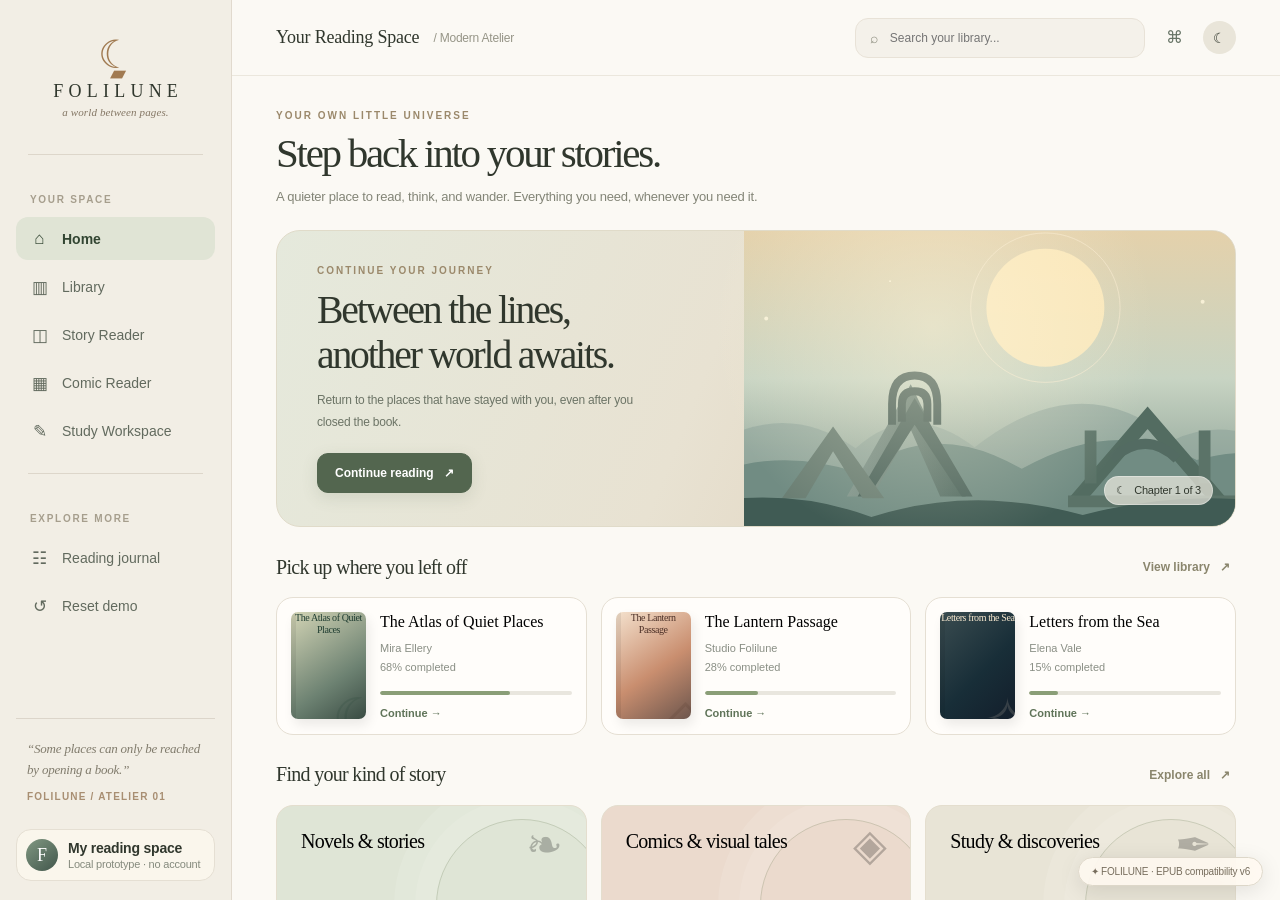
<file: prototypes/modern-atelier-reader-proof-v6.html>
<!doctype html>
<html lang="en">
<head>
<meta charset="utf-8" />
<meta name="viewport" content="width=device-width,initial-scale=1" />
<title>FOLILUNE — Modern Atelier / EPUB Compatibility v6</title>
<meta name="theme-color" content="#f5f1e9" />
<style>
:root{--bg:#eeeae1;--paper:#faf7f0;--card:#fffdf7;--ink:#30372d;--soft:#697368;--muted:#858a7d;--line:#e5dfd3;--sage:#7a896b;--deep:#414c3d;--rust:#ad6c4b;--peach:#ecd3ba;--shadow:0 18px 50px rgba(48,55,45,.07);--serif:Georgia,'Iowan Old Style','Palatino Linotype',serif;--sans:Inter,'Segoe UI',Arial,sans-serif}
*{box-sizing:border-box}html,body{margin:0;min-height:100%;background:var(--bg);color:var(--ink)}body{font-family:var(--sans);font-size:14px;letter-spacing:-.015em}button,input,textarea,select{font:inherit}button{cursor:pointer}button:focus-visible,input:focus-visible,textarea:focus-visible{outline:3px solid #a7b58c;outline-offset:3px}button:disabled{cursor:not-allowed;opacity:.4}a{color:inherit}svg{display:block}.hidden{display:none!important}
.app{display:grid;grid-template-columns:232px minmax(0,1fr);min-height:100vh;margin:auto;max-width:1800px;background:#faf8f3;box-shadow:0 0 90px rgba(45,51,39,.1)}.sidebar{background:#f2eee5;border-right:1px solid #e1dace;padding:28px 16px 19px;display:flex;flex-direction:column;gap:17px;position:sticky;top:0;height:100vh;z-index:20}.brand{display:flex;flex-direction:column;align-items:center;text-decoration:none;padding:11px 0 15px;gap:4px}.brand-mark{color:#a17a51;font-size:39px;height:38px;line-height:32px;position:relative;font-family:var(--serif)}.brand-mark:after{content:'▰';position:absolute;font-size:21px;transform:rotate(0deg);bottom:-12px;left:12px;color:#a17a51}.brand-title{font-family:var(--serif);letter-spacing:.29em;font-size:18px;margin-left:.3em}.brand-sub{font:italic 11px var(--serif);color:#857765;letter-spacing:.01em}.sidebar-divider{height:1px;background:#ddd6ca;margin:4px 12px}.nav-stack{display:flex;flex-direction:column;gap:5px}.nav-section{font-size:10px;text-transform:uppercase;letter-spacing:.17em;font-weight:700;color:#a69e8d;margin:18px 14px 7px}.nav-btn{background:transparent;border:0;border-radius:12px;display:flex;gap:13px;align-items:center;text-align:left;padding:12px 14px;width:100%;color:#626a5e;font-weight:520;transition:.18s}.nav-btn:hover,.nav-btn.active{background:#e0e4d5;color:#324532}.nav-btn.active{font-weight:690}.nav-ico{width:19px;height:19px;display:grid;place-items:center;font-size:17px}.nav-btn small{margin-left:auto;color:#8b887b}.side-bottom{margin-top:auto}.side-quote{border-top:1px solid #dcd5ca;padding:20px 11px 10px;color:#807b6c;font:italic 13px/1.6 var(--serif)}.side-quote b{display:block;font:600 10px var(--sans);color:#a88e72;letter-spacing:.12em;text-transform:uppercase;margin-top:10px}.account{display:flex;align-items:center;gap:10px;margin-top:17px;padding:9px;background:#faf6ec;border:1px solid var(--line);border-radius:15px}.avatar{width:32px;height:32px;border-radius:100%;background:linear-gradient(140deg,#819882,#41564b);display:grid;place-items:center;color:#fff;font:18px var(--serif)}.account small{display:block;color:var(--muted);font-size:11px;margin-top:2px}
.main{min-width:0;max-height:100vh;overflow-y:auto;background:#fbf9f4}.topbar{height:76px;display:flex;align-items:center;justify-content:space-between;gap:18px;padding:0 44px;position:sticky;top:0;background:rgba(251,249,244,.94);backdrop-filter:blur(18px);border-bottom:1px solid rgba(230,225,214,.75);z-index:10}.topbar-left{display:flex;align-items:center;gap:14px;min-width:0}.topbar h1{font:500 18px var(--serif);margin:0;white-space:nowrap}.topbar-breadcrumb{font-size:12px;color:#969587}.topbar-right{display:flex;align-items:center;gap:10px}.searchbar{display:flex;gap:10px;align-items:center;background:#f4f1ea;border:1px solid #e8e2d7;border-radius:13px;padding:11px 14px;width:290px;color:#868778}.searchbar input{width:100%;border:0;outline:none;background:transparent;font-size:12px;color:var(--ink)}.icon-btn{border:1px solid transparent;color:#677466;background:transparent;border-radius:11px;min-width:38px;height:38px;display:inline-grid;place-items:center;font-size:17px}.icon-btn:hover{background:#eeebe2}.top-avatar{width:33px;height:33px;border-radius:50%;background:#e9e5d9;display:grid;place-items:center}.mobile-menu{display:none}
.content{max-width:1460px;padding:34px 44px 75px;margin:0 auto}.eyebrow{font-size:10px;letter-spacing:.2em;text-transform:uppercase;color:#9b896b;font-weight:800}.page-title{font:400 clamp(29px,3.2vw,48px)/1.16 var(--serif);letter-spacing:-.055em;margin:9px 0 9px}.page-sub{color:#838577;line-height:1.6;margin:0;font-size:13px}.section-title{display:flex;align-items:center;justify-content:space-between;gap:15px;margin:27px 0 17px}.section-title h2{font:500 20px var(--serif);letter-spacing:-.035em;margin:0}.section-title button{border:0;background:transparent;color:#8a866d;font-size:12px;font-weight:650;padding:6px}.section-title button:hover{text-decoration:underline}.pill{border:1px solid #e3ddce;background:#f8f4eb;color:#677466;border-radius:30px;padding:9px 14px;font-size:12px;white-space:nowrap}.pill.active{color:#fff;background:#5b7057;border-color:#5b7057}.primary{background:#53664f;color:#fff;border:1px solid #53664f;border-radius:11px;padding:12px 17px;font-weight:640;font-size:12px;box-shadow:0 5px 16px #53664f25}.primary:hover{background:#3f543e}.secondary{background:#fffaf2;color:#53664f;border:1px solid #e7ddce;border-radius:11px;padding:12px 17px;font-weight:620;font-size:12px}.secondary:hover{background:#f3ecdc}.tiny{border:0;background:transparent;color:#6e7569;padding:7px 8px;border-radius:8px;font-size:12px}.tiny:hover{background:#f0ece2}.muted{color:#8c8f85}
.hero{border-radius:24px;overflow:hidden;min-height:249px;display:grid;grid-template-columns:minmax(260px,1fr) 1.05fr;background:linear-gradient(112deg,#e5e9dc 0%,#e8e2d2 45%,#dac6ac 100%);position:relative;border:1px solid #e0dbc9}.hero:after{content:'';position:absolute;width:450px;height:450px;right:8%;top:-130px;border-radius:50%;background:radial-gradient(circle,#fff6db77,transparent 70%);pointer-events:none}.hero-copy{padding:34px 14px 33px 40px;z-index:1}.hero-copy h2{font:400 clamp(27px,3.1vw,42px)/1.13 var(--serif);letter-spacing:-.055em;margin:12px 0;max-width:360px}.hero-copy p{color:#6c7466;font-size:12px;line-height:1.8;max-width:350px;margin:0 0 20px}.hero-art{overflow:hidden;display:flex;align-items:flex-end;justify-content:center;position:relative}.hero-art svg{width:100%;height:100%;min-height:249px;object-fit:cover}.sparkle{position:absolute;color:#fff8e2;font-size:19px}.hero-progress{position:absolute;bottom:21px;right:22px;border:1px solid #ffffff58;border-radius:50px;padding:7px 11px;background:#f7f3e9a9;font-size:11px;z-index:2}
.reading-grid{display:grid;grid-template-columns:repeat(3,minmax(0,1fr));gap:14px}.reading-card{background:#fffdfa;border:1px solid var(--line);border-radius:17px;display:flex;gap:14px;min-height:136px;padding:14px;text-align:left;align-items:center;transition:.2s}.reading-card:hover,.book-card:hover,.collection:hover{transform:translateY(-3px);box-shadow:var(--shadow)}.mini-cover{width:75px;min-width:75px;height:107px;border-radius:7px;box-shadow:3px 6px 12px #00000014;overflow:hidden;position:relative}.mini-cover:before,.cover:before{content:'';position:absolute;inset:0;border-left:5px solid #00000013;pointer-events:none}.book-meta{flex:1;min-width:0}.book-meta b{display:block;font:500 16px/1.2 var(--serif);margin-bottom:8px;overflow-wrap:anywhere}.book-meta small{color:#8a8f85;line-height:1.6;font-size:11px}.progress{height:4px;border-radius:10px;background:#e9e6de;margin-top:14px;overflow:hidden}.progress>i{display:block;height:100%;border-radius:10px;background:#8a9e77}.continue-link{display:inline-block;margin-top:12px;font-size:11px;color:#607459;font-weight:700}
.collection-grid{display:grid;grid-template-columns:repeat(3,1fr);gap:14px}.collection{border-radius:17px;min-height:147px;padding:24px;display:flex;flex-direction:column;justify-content:space-between;align-items:start;position:relative;overflow:hidden;border:1px solid #e4dece;text-align:left;transition:.2s}.collection:nth-child(1){background:#dfe5d6}.collection:nth-child(2){background:#ebdacd}.collection:nth-child(3){background:#e8e4d6}.collection:after{content:'';position:absolute;right:-22px;bottom:-40px;width:170px;height:170px;border:1px solid #6f805d40;border-radius:50%;box-shadow:0 0 0 21px #ffffff17,0 0 0 42px #ffffff1b}.collection .symbol{font:44px var(--serif);opacity:.24;position:absolute;right:23px;top:13px}.collection strong{font:500 20px var(--serif);letter-spacing:-.035em;z-index:1}.collection small{font:12px var(--sans);color:#697264;z-index:1}
.book-grid{display:grid;grid-template-columns:repeat(5,minmax(0,1fr));gap:17px}.book-card{border:0;background:transparent;text-align:left;padding:0;min-width:0;transition:.2s}.cover{height:210px;width:100%;max-width:180px;position:relative;border-radius:8px;overflow:hidden;display:flex;justify-content:center;align-items:center;flex-direction:column;padding:18px;box-shadow:4px 9px 13px #403f2b21;transition:.2s}.cover-name{font:500 clamp(15px,1.7vw,23px)/1.08 var(--serif);text-align:center;position:relative;z-index:2;letter-spacing:-.04em}.cover-author{font:8px var(--sans);text-transform:uppercase;letter-spacing:.13em;margin-top:11px;opacity:.8;z-index:2;text-align:center}.cover-emblem{position:absolute;font:92px var(--serif);opacity:.15;bottom:-32px;right:-16px}.book-card strong{display:block;margin-top:14px;font:500 15px/1.25 var(--serif);white-space:nowrap;overflow:hidden;text-overflow:ellipsis}.book-card small{display:block;color:#969487;margin-top:4px;font-size:11px}.cover.forest,.mini-cover.forest{background:linear-gradient(145deg,#d3d4b5,#6d8272 63%,#394b43);color:#203e32}.cover.coral,.mini-cover.coral{background:linear-gradient(145deg,#f4e1cd,#c98e6f 54%,#6d564d);color:#4c3027}.cover.midnight,.mini-cover.midnight{background:linear-gradient(135deg,#3a4c50,#182e38 56%,#131e2b);color:#f8e9d0}.cover.cream,.mini-cover.cream{background:linear-gradient(145deg,#f0e6d2,#cab99b);color:#654f3e}.cover.violet,.mini-cover.violet{background:linear-gradient(130deg,#777383,#342f54 63%,#222c43);color:#f2e8d7}.cover.sand,.mini-cover.sand{background:linear-gradient(135deg,#d4b28a,#9b6947 54%,#633e36);color:#fff0d5}.cover.sage,.mini-cover.sage{background:linear-gradient(135deg,#e5dfd4,#9bad94 65%,#5b7c76);color:#344b42}.mini-cover .cover-name{font-size:10px;line-height:1.14;display:-webkit-box;-webkit-line-clamp:3;-webkit-box-orient:vertical;overflow:hidden}.mini-cover .cover-author{display:none}.mini-cover .cover-emblem{font-size:56px}
.library-header{display:flex;justify-content:space-between;align-items:flex-end;gap:15px;flex-wrap:wrap}.filter-row{display:flex;gap:8px;align-items:center;flex-wrap:wrap;margin:26px 0}.empty{padding:50px 10px;text-align:center;background:#f3eee4;border-radius:14px;color:#747d6e}.library-count{margin-left:auto;font-size:11px;color:#8b8d82}.add-tip{margin-top:25px;border-radius:14px;background:#e8eddf;padding:18px 21px;color:#657661;line-height:1.6;font-size:12px}
.reader-shell{height:calc(100vh - 76px);min-height:620px;display:flex;flex-direction:column;background:var(--reader-bg,#f6f2e9);color:var(--reader-ink,#363e32);position:relative}.reader-shell.night{--reader-bg:#282d2d;--reader-ink:#e8e5da;--reader-muted:#acaea5}.reader-shell.sepia{--reader-bg:#eadfc8;--reader-ink:#4e4638;--reader-muted:#766e61}.reader-head{height:56px;flex-shrink:0;display:flex;align-items:center;justify-content:space-between;border-bottom:1px solid color-mix(in srgb,var(--reader-ink) 11%,transparent);padding:0 26px;gap:12px}.reader-head h2{font:500 16px var(--serif);margin:0}.reader-head small{display:block;font-size:10px;color:var(--reader-muted,#8f9387);margin-top:2px}.reader-head-left,.reader-head-right{display:flex;align-items:center;gap:8px}.reader-shell button:not(.primary){color:inherit}.reader-head .icon-btn:hover,.reader-foot .icon-btn:hover{background:#8b957a22}.reader-main{display:flex;min-height:0;flex:1;overflow:hidden}.reader-pages{flex:1;overflow:auto;min-width:0;scrollbar-color:#b4b2a4 transparent}.story-page{max-width:735px;margin:0 auto;min-height:100%;padding:50px 58px 80px;position:relative;transition:font-size .2s}.chapter-kicker{text-transform:uppercase;letter-spacing:.3em;color:#a4866b;font-size:10px;font-weight:700;text-align:center}.story-page h1{font:400 36px var(--serif);text-align:center;margin:18px 0 42px;letter-spacing:-.065em}.story-text{font:var(--read-size,19px)/var(--read-line,1.85) var(--serif);letter-spacing:0}.story-text p{margin:0 0 1.3em;text-align:justify;hyphens:auto}.story-text p:first-of-type:first-letter{font-size:2.9em;float:left;line-height:.83;padding:8px 9px 0 0;color:#9a6a4a}.reader-foot{height:57px;flex-shrink:0;border-top:1px solid color-mix(in srgb,var(--reader-ink) 10%,transparent);display:flex;align-items:center;gap:15px;justify-content:space-between;padding:0 26px}.reader-foot small{font-size:11px;color:var(--reader-muted,#8a8b80)}.foot-progress{height:3px;background:#c2c1b2;flex:1;max-width:310px;border-radius:5px;overflow:hidden}.foot-progress i{display:block;background:#849676;height:100%;transition:.25s}.reader-tools{width:290px;background:var(--reader-bg);border-left:1px solid color-mix(in srgb,var(--reader-ink) 13%,transparent);overflow-y:auto;flex-shrink:0;padding:27px 22px}.tools-head{display:flex;align-items:center;justify-content:space-between;margin-bottom:24px}.tools-head h3{font:500 21px var(--serif);margin:0}.tool-group{margin-bottom:26px}.tool-group h4{font-size:10px;letter-spacing:.17em;text-transform:uppercase;margin:0 0 13px;color:#8c907c}.row{display:flex;align-items:center;justify-content:space-between;gap:10px}.tool-row{display:flex;align-items:center;justify-content:space-between;padding:11px 0;border-bottom:1px solid #94998525;font-size:12px}.swatches{display:flex;gap:11px}.swatch{width:32px;height:32px;border-radius:50%;border:2px solid transparent;box-shadow:0 0 0 1px #998e7f50;position:relative}.swatch.active:after{content:'✓';position:absolute;inset:0;display:grid;place-items:center;font-size:12px}.swatch[data-tone=paper]{background:#f6f2e9;color:#333}.swatch[data-tone=sepia]{background:#eadfc8;color:#333}.swatch[data-tone=night]{background:#282d2d;color:#eee}.stepper{display:flex;gap:10px;align-items:center}.stepper button{width:29px;height:29px;border:1px solid #a9a99d70;border-radius:8px;background:transparent}.tool-group input[type=range]{width:100%;accent-color:#6d8566}.note{border-radius:10px;border:1px solid #bbc3b363;padding:12px;margin:9px 0;font-size:11px;line-height:1.6}.note em{display:block;color:#829078;margin-top:6px}.note-actions{display:flex;gap:6px;margin-top:7px}.note-actions button{background:transparent;border:0;color:#8c7053;font-size:11px;padding:4px}.helper{line-height:1.6;font-size:11px;color:#869084}.context-tools{position:fixed;z-index:100;background:#34483d;color:white;border-radius:10px;box-shadow:0 14px 35px #0003;padding:6px;display:flex;gap:4px;max-width:calc(100vw - 20px)}.context-tools button{color:white;border:0;border-radius:7px;padding:8px 11px;font-size:11px;background:transparent}.context-tools button:hover{background:#617662}
.comic-body{height:100%;overflow:auto;padding:25px 25px 45px;background:#d9ddd3;display:flex;align-items:start;justify-content:center}.comic-body.page-mode{align-items:center}.comic-sheet{width:min(100%,520px);background:#f8f4e9;border:11px solid #f8f4e9;box-shadow:0 24px 38px #1d252431;display:grid;gap:8px;transform-origin:top center;transition:transform .2s}.comic-sheet.spread{width:min(100%,850px);grid-template-columns:1fr 1fr;align-self:start}.comic-panel{border:4px solid #263b40;position:relative;overflow:hidden;min-height:185px;background:#72918f}.comic-panel.tall{min-height:260px}.comic-panel svg{width:100%;height:100%;position:absolute;inset:0}.comic-caption{position:absolute;z-index:1;left:13px;top:13px;max-width:68%;font:italic 12px/1.5 var(--serif);background:#fffbefec;padding:10px 12px;border:2px solid #344741;box-shadow:3px 3px 0 #344741}.comic-bubble{position:absolute;z-index:1;right:12px;bottom:14px;max-width:52%;font:italic 14px/1.3 var(--serif);background:#fff7e8;border:2px solid #334044;padding:13px 14px;border-radius:65% 62% 61% 65%;text-align:center}.comic-toolbar{background:#293936;color:white;display:flex;align-items:center;justify-content:center;flex-wrap:wrap;gap:10px;padding:12px}.comic-toolbar button{background:#3b5048;color:#eee;border:1px solid #516b60;border-radius:9px;padding:8px 12px;font-size:11px}.comic-toolbar button.active{background:#d6dcbf;color:#263a32}.comic-toolbar span{font-size:11px;color:#cdd5c9}.comic-body.webtoon .comic-sheet{max-width:480px;display:block}.comic-body.webtoon .comic-panel{min-height:440px;border-bottom:0}.comic-body.webtoon .comic-panel:last-child{border-bottom:4px solid #263b40}
.study-shell{display:grid;grid-template-columns:minmax(0,1.25fr) minmax(300px,.85fr);height:calc(100vh - 76px);min-height:600px;background:#f8f6ee}.study-doc{overflow:auto;border-right:1px solid var(--line);padding:35px clamp(23px,4.3vw,72px) 70px}.study-doc-inner{max-width:690px;margin:auto}.study-doc header{display:flex;justify-content:space-between;gap:12px;align-items:center}.study-doc h1{font:400 37px/1.13 var(--serif);letter-spacing:-.055em;margin:35px 0 13px}.study-doc .dek{font:italic 18px/1.5 var(--serif);color:#82907d;margin:0 0 32px}.study-doc p{font:17px/1.85 var(--serif);color:#4b5547}.study-doc h2{font:500 23px var(--serif);margin:34px 0 8px}.study-doc mark{background:#e4dfac;padding:2px 3px;border-radius:2px;color:#3a4c3c}.study-aside{padding:28px;overflow:auto;background:#f2f1e8}.study-aside h2{font:500 21px var(--serif);margin:0 0 16px}.tabs{display:flex;gap:8px;border-bottom:1px solid #dcd9ce;padding-bottom:12px}.tabs button{background:transparent;border:0;color:#8c8d81;padding:8px 12px;border-radius:8px;font-size:12px}.tabs button.active{background:#dce5d5;color:#466045;font-weight:700}.study-card{background:#fffdf7;padding:17px;border-radius:13px;border:1px solid #e5e0d5;margin-top:14px;box-shadow:0 4px 13px #343b3306}.study-card h3{font:500 17px var(--serif);margin:0 0 9px}.study-card p{font-size:12px;color:#747e71;line-height:1.75;margin:0}.study-card textarea{width:100%;background:#fcfaf4;border:1px solid #e2ded3;border-radius:9px;padding:12px;resize:vertical;min-height:90px;font-size:12px;line-height:1.5;outline:0;margin-top:14px}.outline-item{display:block;width:100%;text-align:left;background:transparent;border:0;border-bottom:1px solid #dfdfd3;padding:14px 6px;color:#64725d;font-size:12px}.outline-item.active{font-weight:800;color:#4b6149}
.toast{position:fixed;z-index:120;bottom:25px;left:50%;transform:translate(-50%,20px);opacity:0;pointer-events:none;background:#364b40;color:#fff;padding:13px 19px;border-radius:13px;box-shadow:0 12px 30px #14201832;font-size:12px;transition:.25s}.toast.visible{opacity:1;transform:translate(-50%,0)}.demo-flag{position:fixed;z-index:30;bottom:14px;right:17px;box-shadow:0 5px 22px #0000001a;border:1px solid #ddd7c9;border-radius:50px;background:#fffaf1d9;backdrop-filter:blur(12px);padding:8px 12px;color:#776d5d;font-size:10px}.mobile-curtain{display:none}
@media (max-width:1250px){.content{padding:29px 32px 60px}.topbar{padding:0 32px}.reading-card{gap:10px;padding:10px}.mini-cover{width:60px;min-width:60px;height:89px}.reading-card{min-height:113px}.book-grid{grid-template-columns:repeat(5,minmax(0,1fr))}.cover{height:178px}.searchbar{width:220px}}
@media (max-width:970px){.app{grid-template-columns:79px 1fr}.sidebar{padding:20px 11px}.brand-title,.brand-sub,.nav-label,.nav-btn small,.side-quote,.account,.sidebar .nav-section{display:none}.brand{padding:10px 0 22px}.nav-btn{justify-content:center;padding:13px 7px}.sidebar-divider{margin:7px}.side-bottom{margin-top:auto}.book-grid{grid-template-columns:repeat(4,minmax(0,1fr))}.collection-grid{gap:10px}.collection{padding:18px}.reader-tools{width:245px}.searchbar{width:180px}}
@media (max-width:720px){.app{display:block}.sidebar{position:fixed;top:0;left:0;bottom:0;transform:translateX(-110%);transition:.25s;width:230px;padding:25px 15px;box-shadow:15px 0 50px #0002}.sidebar.open{transform:none}.sidebar .brand-title,.sidebar .brand-sub,.sidebar .nav-label,.sidebar .nav-section,.sidebar .side-quote,.sidebar .account{display:initial}.sidebar .brand{display:flex}.sidebar .nav-btn{justify-content:flex-start;padding:11px 14px}.mobile-curtain.show{display:block;position:fixed;z-index:19;inset:0;background:#141b14a1}.mobile-menu{display:inline-grid}.topbar{padding:0 16px;height:62px}.topbar h1{font-size:16px}.topbar-breadcrumb{display:none}.topbar-right{gap:4px}.searchbar{width:37px;padding:8px;border:0;background:transparent}.searchbar:focus-within{width:170px;background:#f1eee7;border:1px solid #ddd5c6}.searchbar input{width:0}.searchbar:focus-within input{width:100%}.content{padding:23px 18px 65px}.hero{display:block;min-height:240px}.hero-copy{padding:24px 25px;width:80%;position:relative;z-index:2}.hero-copy h2{font-size:32px}.hero-art{position:absolute;right:0;top:0;width:100%;height:100%;opacity:.4;justify-content:flex-end}.hero-art svg{width:75%}.hero:after{display:none}.reading-grid{grid-template-columns:1fr;gap:9px}.reading-card{min-height:95px}.collection-grid{grid-template-columns:1fr 1fr}.collection:nth-child(3){grid-column:span 2}.book-grid{grid-template-columns:repeat(3,minmax(0,1fr));gap:15px}.cover{height:163px}.reader-shell{height:calc(100dvh - 62px);min-height:530px}.reader-head{padding:0 9px}.reader-foot{padding:0 11px;gap:6px}.reader-head .icon-btn{min-width:30px;width:31px;height:32px}.reader-tools{position:absolute;right:0;top:56px;bottom:57px;z-index:8;width:min(88vw,325px);box-shadow:-14px 0 38px #0002}.story-page{padding:34px 28px 55px}.story-page h1{font-size:29px}.story-text{text-align:left}.study-shell{display:block;height:auto;min-height:calc(100dvh - 62px)}.study-doc{padding:25px 24px 40px;border:0;min-height:450px}.study-aside{min-height:340px}.study-doc h1{font-size:31px}.demo-flag{bottom:6px;right:6px;padding:5px 8px;font-size:9px}}
@media (max-width:395px){.book-grid{grid-template-columns:repeat(2,minmax(0,1fr))}.cover{max-width:none;height:190px}.hero-copy{width:100%}.hero-copy p{max-width:220px}.collection-grid{grid-template-columns:1fr}.collection:nth-child(3){grid-column:auto}}
@media(prefers-reduced-motion:reduce){*,*:before,*:after{transition:none!important;animation:none!important;scroll-behavior:auto!important}}


.fallback-top{padding:22px 44px 5px;border-bottom:1px solid #e4ded3;background:#f6f2e9}
.fallback-note{display:flex;flex-wrap:wrap;gap:9px 14px;align-items:center;background:#e3e9da;border:1px solid #ccd8c1;padding:13px 17px;border-radius:13px;color:#3c5940;font-size:12px;line-height:1.6}
.fallback-note strong{font-size:13px}.fallback-note span{flex:1;min-width:250px}
.fallback-nav{display:flex;gap:8px;flex-wrap:wrap;padding:14px 0}
.fallback-nav a{display:inline-block;padding:10px 13px;border-radius:11px;text-decoration:none;background:#fffdf8;border:1px solid #e1daca;font-weight:650;font-size:12px;color:#495c48}
.fallback-nav a:hover{background:#e6ecd8}
.fallback-view{border-bottom:2px solid #ddd7c9;scroll-margin-top:80px}
.fallback-section-title{display:flex;justify-content:space-between;align-items:baseline;gap:15px;padding:20px 44px 0}
.fallback-section-title span{font-size:10px;letter-spacing:.14em;color:#8c8b7d}
.fallback-section-title h2{font-family:var(--serif);font-weight:500;font-size:18px;margin:0;color:#4d604e}
@media(max-width:750px){.fallback-top{padding:15px 18px 6px}.fallback-section-title{padding:15px 18px 0}.fallback-nav a{font-size:11px;padding:9px 11px}}


.import-management{background:#f6f3ec;border:1px solid #e6e1d5;border-radius:15px;margin-top:20px;padding:15px 18px}.import-management>strong{display:block;font-family:var(--serif);font-size:17px;margin-bottom:8px}.import-management .row{display:flex;align-items:center;justify-content:space-between;gap:10px;border-top:1px solid #e5dfd5;padding:8px 0}.import-management .row span{overflow-wrap:anywhere}.import-management button{color:#a35f4b}
@media (prefers-reduced-motion:reduce){.reading-card,.book-card,.collection,.story-page,.sidebar,.nav-btn{transition:none!important}}

/* v4 — semantic paragraphs and anchored reading positions */
.demo-flag{pointer-events:none!important}
.story-text .reader-block{scroll-margin-block-start:24px}
.story-text h2.reader-block{font:600 1.27em/1.3 var(--serif);letter-spacing:-.025em;margin:1.55em 0 .66em;text-align:left}
.story-text h3.reader-block{font:600 1.12em/1.4 var(--serif);margin:1.3em 0 .5em}
.story-text blockquote.reader-block{border-left:3px solid #a2a98b;padding:.25em 1em;font-style:italic;margin:1.3em 0;color:var(--reader-ink)}
.story-text .reader-list{position:relative;text-align:left;padding-left:1.3em;margin:0 0 .65em;list-style:disc outside}
.story-text .reader-list:before{content:'•';position:absolute;left:.15em;color:#9b7957}
.story-text em{font-style:italic}.story-text strong{font-weight:700}.story-text sup{font-size:.68em;vertical-align:super}
.story-text .reader-block:focus{outline:2px solid #a3ae85;outline-offset:2px}
.story-text h2.reader-block:first-child,.story-text h3.reader-block:first-child{margin-top:0}
/* v5: Progressive disclosure for local data recovery */
.backup-fold {margin-top:22px;border:1px solid rgba(112,112,91,.23);border-radius:14px;padding:14px 16px;background:rgba(255,255,255,.28)}
.backup-fold summary{cursor:pointer;font-weight:650;list-style:none;display:flex;align-items:center;justify-content:space-between;gap:12px}
.backup-fold summary::-webkit-details-marker{display:none}
.backup-fold summary::after{content:'⌄';font-size:19px;color:#827964;transition:transform .2s}
.backup-fold[open] summary::after{transform:rotate(180deg)}
.backup-fold .backup-actions{display:flex;gap:10px;flex-wrap:wrap;margin:12px 0 10px}
.backup-fold .backup-actions button{border:1px solid rgba(84,96,72,.23);border-radius:10px;background:#faf6ed;color:#3d483c;font-weight:600;padding:10px 14px;cursor:pointer}
.backup-fold .backup-actions button:focus-visible{outline:3px solid #748779;outline-offset:3px}
.backup-fold p{font-size:13px;line-height:1.55;color:#6c6b60;margin:10px 0 0}
.backup-fold .privacy-note{color:#73624d}
@media(max-width:450px){.backup-fold .backup-actions button{width:100%}}
/* v6: Reader fidelity only inside Reading settings; never overlays content. */
.reader-tools{background:var(--reader-bg,#f6f2e9);color:var(--reader-ink,#363e32)}
.fidelity-panel{border-top:1px solid #8e8a7628;padding:18px 0 8px;font-size:13px;line-height:1.55}
.fidelity-panel details{background:rgba(104,116,87,.07);border:1px solid #9b9b8330;border-radius:12px;padding:11px 12px}
.fidelity-panel summary{cursor:pointer;list-style:auto;font-weight:650}
.fidelity-panel summary:focus-visible{outline:3px solid #75876d;outline-offset:4px}
.fidelity-panel p{margin:10px 0;color:inherit;opacity:.86}
.fidelity-panel ul{margin:9px 0 0;padding-left:19px}
.fidelity-panel li{margin:4px 0}
.fidelity-panel .lab-tag{font-size:10px;letter-spacing:.06em;font-weight:700;opacity:.72}
</style>
</head>
<body>
<div class="app" id="app">
<aside class="sidebar" id="sidebar" aria-label="Primary navigation">
  <a class="brand" href="#home" data-view="home" aria-label="FOLILUNE Home"><span class="brand-mark">☾</span><span class="brand-title">FOLILUNE</span><span class="brand-sub">a world between pages.</span></a>
  <div class="sidebar-divider"></div>
  <nav class="nav-stack"><div class="nav-section">YOUR SPACE</div>
  <button class="nav-btn active" data-view="home"><span class="nav-ico">⌂</span><span class="nav-label">Home</span></button>
  <button class="nav-btn" data-view="library"><span class="nav-ico">▥</span><span class="nav-label">Library</span></button>
  <button class="nav-btn" data-view="story"><span class="nav-ico">◫</span><span class="nav-label">Story Reader</span></button>
  <button class="nav-btn" data-view="comic"><span class="nav-ico">▦</span><span class="nav-label">Comic Reader</span></button>
  <button class="nav-btn" data-view="study"><span class="nav-ico">✎</span><span class="nav-label">Study Workspace</span></button>
  </nav><div class="sidebar-divider"></div><nav class="nav-stack"><div class="nav-section">EXPLORE MORE</div>
  <button class="nav-btn" data-action="open-journal"><span class="nav-ico">☷</span><span class="nav-label">Reading journal</span></button>
  <button class="nav-btn" data-action="reset-demo"><span class="nav-ico">↺</span><span class="nav-label">Reset demo</span></button>
  </nav>
  <div class="side-bottom"><div class="side-quote">“Some places can only be reached by opening a book.”<b>FOLILUNE / ATELIER 01</b></div><div class="account"><div class="avatar">F</div><div><strong>My reading space</strong><small>Local prototype · no account</small></div></div></div>
</aside>
<div class="mobile-curtain" id="curtain"></div>
<div class="main" id="mainScroll">
 <header class="topbar"><div class="topbar-left"><button class="icon-btn mobile-menu" id="menuBtn" aria-label="Open navigation">☰</button><h1 id="topTitle">Your Reading Space</h1><span class="topbar-breadcrumb" id="topSub">/ Modern Atelier</span></div>
 <div class="topbar-right"><label class="searchbar" title="Search demo library"><span aria-hidden="true">⌕</span><input type="search" id="globalSearch" placeholder="Search your library..." autocomplete="off" aria-label="Search your library"></label><button class="icon-btn" data-action="help" title="Keyboard shortcuts" aria-label="Show keyboard shortcuts">⌘</button><div class="top-avatar" title="Local prototype">☾</div></div></header>
 <div id="screen" aria-live="polite"><div class="fallback-top">
  <div class="fallback-note"><strong>FOLILUNE — preview-safe reading tour</strong><span>This viewer may block interactive scripts. The four screens below are visible without JavaScript. For working navigation, reader settings and notes, download this HTML and open it in a standard browser such as Chrome or Safari.</span></div>
  <nav class="fallback-nav" aria-label="Preview screen navigation">
    <a href="#fallback-home">⌂ Library Home</a><a href="#fallback-story">◫ Novel Reader</a><a href="#fallback-comic">▦ Comic Reader</a><a href="#fallback-study">✎ Study Workspace</a>
  </nav>
</div><section class="fallback-view" id="fallback-home" aria-label="Home & Library"><div class="fallback-section-title"><span>MODERN ATELIER · SCREEN 01</span><h2>Home & Library</h2></div><div class="content"><div class="eyebrow">YOUR OWN LITTLE UNIVERSE</div><h1 class="page-title">Step back into your stories.</h1><p class="page-sub">A quieter place to read, think, and wander. Everything you need, whenever you need it.</p><div style="height:23px"></div><section class="hero"><div class="hero-copy"><div class="eyebrow">CONTINUE YOUR JOURNEY</div><h2>Between the lines,<br>another world awaits.</h2><p>Return to the places that have stayed with you, even after you closed the book.</p><button class="primary" data-view="story">Continue reading &nbsp; ↗</button></div><div class="hero-art"><svg aria-hidden="true" viewBox="0 0 620 300" preserveAspectRatio="xMidYMid slice"><defs><linearGradient id="sky" x1="0" y1="0" x2="0" y2="1"><stop stop-color="#e4d1ab"></stop><stop offset=".5" stop-color="#c8d4c3"></stop><stop offset="1" stop-color="#789087"></stop></linearGradient><linearGradient id="rock" x1="0" x2="1"><stop stop-color="#82968d"></stop><stop offset="1" stop-color="#526b62"></stop></linearGradient></defs><rect width="620" height="300" fill="url(#sky)"></rect><circle cx="367" cy="78" r="60" fill="#ffebbd" opacity=".85"></circle><circle cx="367" cy="78" r="76" fill="none" stroke="#f8ead1" opacity=".6"></circle><path d="M0 238Q90 162 174 221Q230 170 295 220Q403 135 497 213Q550 186 620 225V300H0Z" fill="#8da299" opacity=".55"></path><path d="M0 260Q82 215 177 246Q252 189 343 242Q438 188 521 233Q585 215 620 242V300H0Z" fill="#718c83"></path><path d="M165 270L230 156L286 270H260L230 202L191 270" fill="url(#rock)"></path><path d="M234 170L293 270H282L234 197L187 270H176Z" fill="#4d655d"></path><path d="M211 197V176Q211 147 234 147Q257 147 257 176V197M221 194V176Q221 163 234 163Q247 163 247 176V194" stroke="#455c55" stroke-width="8" fill="none"></path><path d="M99 272L151 199L203 272H181L151 224L123 272Z" fill="#6b7f74"></path><path d="M398 275L471 190L544 275" fill="none" stroke="#536c61" stroke-width="15"></path><path d="M413 257V203M529 257V203M390 275H561" stroke="#5b7368" stroke-width="12"></path><path d="M434 232Q470 201 501 232" stroke="#536b62" stroke-width="10" fill="none"></path><path d="M0 280Q102 258 190 291Q293 258 405 289Q514 260 620 280V300H0Z" fill="#405b54"></path><g fill="#fff8df" opacity=".8"><circle cx="83" cy="89" r="2"></circle><circle cx="209" cy="51" r="1"></circle><circle cx="527" cy="72" r="2"></circle></g></svg></div><div class="hero-progress">☾ &nbsp; Chapter 1 of 3</div></section>
<div class="section-title"><h2>Pick up where you left off</h2><button data-view="library">View library &nbsp; ↗</button></div><div class="reading-grid"><button class="reading-card" data-book="atlas"><div class="mini-cover forest"><span class="cover-emblem">☾</span><span class="cover-name">The Atlas of Quiet Places</span><span class="cover-author">Mira Ellery</span></div><span class="book-meta"><b>The Atlas of Quiet Places</b><small>Mira Ellery<br>68% completed</small><div class="progress"><i style="width:68%"></i></div><span class="continue-link">Continue →</span></span></button><button class="reading-card" data-book="lantern"><div class="mini-cover coral"><span class="cover-emblem">◇</span><span class="cover-name">The Lantern Passage</span><span class="cover-author">Studio Folilune</span></div><span class="book-meta"><b>The Lantern Passage</b><small>Studio Folilune<br>28% completed</small><div class="progress"><i style="width:28%"></i></div><span class="continue-link">Continue →</span></span></button><button class="reading-card" data-book="sea"><div class="mini-cover midnight"><span class="cover-emblem">✧</span><span class="cover-name">Letters from the Sea</span><span class="cover-author">Elena Vale</span></div><span class="book-meta"><b>Letters from the Sea</b><small>Elena Vale<br>15% completed</small><div class="progress"><i style="width:15%"></i></div><span class="continue-link">Continue →</span></span></button></div>
<div class="section-title"><h2>Find your kind of story</h2><button data-view="library">Explore all &nbsp; ↗</button></div><div class="collection-grid"><button class="collection" data-filter="Novels"><span class="symbol">❧</span><strong>Novels &amp; stories</strong><small>Words that open worlds &nbsp; ↗</small></button><button class="collection" data-filter="Comics"><span class="symbol">◈</span><strong>Comics &amp; visual tales</strong><small>Every panel, a new world &nbsp; ↗</small></button><button class="collection" data-filter="Study"><span class="symbol">✒</span><strong>Study &amp; discoveries</strong><small>Read more deeply &nbsp; ↗</small></button></div>
<div class="section-title"><h2>In your library</h2><button data-view="library">See all books &nbsp; ↗</button></div><div class="book-grid"><button class="book-card" data-book="atlas"><div class="cover forest"><span class="cover-emblem">☾</span><span class="cover-name">The Atlas of Quiet Places</span><span class="cover-author">Mira Ellery</span></div><strong>The Atlas of Quiet Places</strong><small>Mira Ellery · Novels</small></button><button class="book-card" data-book="lantern"><div class="cover coral"><span class="cover-emblem">◇</span><span class="cover-name">The Lantern Passage</span><span class="cover-author">Studio Folilune</span></div><strong>The Lantern Passage</strong><small>Studio Folilune · Comics</small></button><button class="book-card" data-book="sea"><div class="cover midnight"><span class="cover-emblem">✧</span><span class="cover-name">Letters from the Sea</span><span class="cover-author">Elena Vale</span></div><strong>Letters from the Sea</strong><small>Elena Vale · Novels</small></button><button class="book-card" data-book="light"><div class="cover cream"><span class="cover-emblem">☼</span><span class="cover-name">The Shape of Light</span><span class="cover-author">N. Aster</span></div><strong>The Shape of Light</strong><small>N. Aster · Study</small></button><button class="book-card" data-book="garden"><div class="cover sage"><span class="cover-emblem">❧</span><span class="cover-name">A Garden of Small Things</span><span class="cover-author">R. Hart</span></div><strong>A Garden of Small Things</strong><small>R. Hart · Novels</small></button></div><div class="add-tip"><b>✦ Designed to grow with you.</b> &nbsp; Open a reader and try selecting a passage, adjusting the page, or exploring side tools. Advanced features appear when they're useful—not before.</div></div></section>
<section class="fallback-view" id="fallback-story" aria-label="Novel Reader"><div class="fallback-section-title"><span>MODERN ATELIER · SCREEN 02</span><h2>Novel Reader</h2></div><div class="reader-shell " id="readerShell"><div class="reader-head"><div class="reader-head-left"><button class="icon-btn" data-view="library" aria-label="Back to library" title="Back to library">←</button><div><h2>The Atlas of Quiet Places</h2><small>Mira Ellery · Chapter 1 of 3</small></div></div><div class="reader-head-right"><button class="icon-btn" data-action="bookmark" aria-label="Bookmark chapter" title="Bookmark chapter">◇</button><button class="icon-btn" data-panel="contents" aria-label="Open table of contents" title="Chapters">☷</button><button class="icon-btn" data-panel="notes" aria-label="Open reading notes" title="Notes">✎</button><button class="icon-btn" data-panel="settings" aria-label="Open reading settings" title="Reading settings">Aa</button><button class="icon-btn" data-panel="none" aria-label="Close reading tools" title="Close tools">⋯</button></div></div><div class="reader-main"><div class="reader-pages" id="readerPages"><article class="story-page" id="storyPage" style="--read-size:19px;--read-line:1.85"><div class="chapter-kicker">CHAPTER 01 &nbsp; ✧ &nbsp; A STORY BY FOLILUNE</div><h1>Where the Map Ends</h1><div class="story-text" id="selectableStory"><p>The mapmaker had left a single instruction on the back of the envelope: do not look for the place. Look for the feeling of having been there before.</p><p>At first light, Elian unfolded the paper across the kitchen table. The ink was the color of rainwater and the valleys were marked not with names, but with small, careful drawings of doors. There was a door beneath a mountain. Another inside a grove of silver trees. The last stood at the center of an empty sea.</p><p>Outside, the city was waking in the ordinary way. Windows opened. Bicycles rattled over old stones. Somewhere below, a baker set the first loaves on a wooden tray. Yet the room held a strange stillness, as though it had been waiting all night for the map to breathe.</p><p>His grandmother once said that the world had more rooms than walls. He had thought it one of her smaller riddles, something meant to keep a restless boy occupied during the long winters. Now he wondered how many times she had tried to tell him the truth.</p><p>At the bottom of the map, almost hidden in the paper grain, was a sentence written in letters so delicate he had to lean close to read them: Every journey begins at the edge of attention.</p><p>Elian closed his eyes and listened. For a moment, beneath the hum of the city, he could hear water touching a shore that did not exist on any chart.</p></div><div style="text-align:center;color:#a6a194;margin:40px auto">✦ &nbsp; ✦ &nbsp; ✦</div><div class="row" style="max-width:380px;margin:auto"><button class="secondary" data-action="prev-chapter" disabled="">← Previous</button><button class="secondary" data-action="next-chapter">Next chapter →</button></div></article></div></div><div class="reader-foot"><button class="icon-btn" data-action="prev-chapter" title="Previous chapter" disabled="">←</button><small>CH. 1 / 3</small><div class="foot-progress"><i style="width:33.33333333333333%"></i></div><small>33% of sample</small><button class="icon-btn" data-action="next-chapter" title="Next chapter">→</button></div></div></section>
<section class="fallback-view" id="fallback-comic" aria-label="Comic Reader"><div class="fallback-section-title"><span>MODERN ATELIER · SCREEN 03</span><h2>Comic Reader</h2></div><div class="reader-shell"><div class="reader-head"><div class="reader-head-left"><button class="icon-btn" data-view="library">←</button><div><h2>The Lantern Passage</h2><small>An original comic · LTR reading</small></div></div><div class="reader-head-right"><button class="icon-btn" data-action="comic-prev" title="Previous pages">←</button><button class="icon-btn" data-action="comic-next" title="Next pages">→</button></div></div><div class="comic-toolbar" role="toolbar" aria-label="Comic reading controls"><span>LAYOUT</span><button class="active" data-comic-mode="page">Page</button><button class="" data-comic-mode="spread">Spread</button><button class="" data-comic-mode="webtoon">Scroll</button><span>✦</span><button data-action="comic-direction" title="Toggle reading direction">LTR →</button><span>ZOOM</span><button data-action="zoom-out">−</button><span>100%</span><button data-action="zoom-in">+</button></div><div class="reader-main"><div class="reader-pages comic-body  page-mode" id="comicScroll"><div class="comic-sheet " style="transform:scale(1);"><div class="comic-panel tall" role="img" aria-label="Original illustrated story panel 1"><svg viewBox="0 0 600 330" preserveAspectRatio="xMidYMid slice" aria-hidden="true"><defs><linearGradient id="p0" x1="0" y1="0" x2="0" y2="1"><stop stop-color="#e2b399"></stop><stop offset=".68" stop-color="#b67e7b"></stop><stop offset="1" stop-color="#66817a"></stop></linearGradient></defs><rect width="600" height="330" fill="url(#p0)"></rect><circle cx="454" cy="82" r="57" fill="#fff0c7"></circle><path d="M0 230Q92 123 179 219Q275 126 357 229Q472 127 600 201V330H0" fill="#7e9a8e"></path><path d="M0 273Q90 219 194 260Q310 186 413 244Q498 212 600 241V330H0" fill="#445d57"></path><path d="M254 285L302 87L362 285" fill="#c5b6a1"></path><path d="M285 199V137Q302 101 328 137V199" fill="none" stroke="#475d58" stroke-width="16"></path><path d="M264 285V231Q310 197 351 231V285" fill="#435a56"></path><g fill="#fef3d5"><circle cx="120" cy="66" r="2"></circle><circle cx="180" cy="44" r="2"></circle><circle cx="526" cy="122" r="2"></circle></g></svg><div class="comic-caption">Beyond the silver hills, a forgotten city kept its last light.</div><div class="comic-bubble">The lantern is still burning.</div></div><div class="comic-panel " role="img" aria-label="Original illustrated story panel 2"><svg viewBox="0 0 600 330" preserveAspectRatio="xMidYMid slice" aria-hidden="true"><defs><linearGradient id="p1" x1="0" y1="0" x2="0" y2="1"><stop stop-color="#304e5f"></stop><stop offset="1" stop-color="#9ea393"></stop></linearGradient></defs><rect width="600" height="330" fill="url(#p1)"></rect><circle cx="410" cy="72" r="59" fill="#f7eac6"></circle><circle cx="425" cy="62" r="54" fill="#304e5f"></circle><path d="M0 245L91 143L175 246L276 118L379 260L497 141L600 235V330H0Z" fill="#637d75"></path><path d="M0 276L112 202L198 273L294 189L397 283L520 219L600 277V330H0" fill="#2c4c50"></path><path d="M200 330V133H373V330" fill="#c6b299"></path><path d="M182 133L287 74L392 133" stroke="#253d41" stroke-width="15" fill="none"></path><path d="M270 330V211Q287 178 304 211V330" fill="#243d42"></path><path d="M212 154V196M340 154V196" stroke="#32474a" stroke-width="13"></path><path d="M0 317Q142 288 280 324Q423 284 600 314V330H0" fill="#19363c"></path></svg><div class="comic-caption">Every doorway had a story. This one had been waiting.</div><div class="comic-bubble">Then we are not too late.</div></div></div></div></div><div class="reader-foot"><button class="icon-btn" data-action="comic-prev" disabled="">←</button><small>PAGE SET 1 OF 2</small><div class="foot-progress"><i style="width:50%"></i></div><small>Original sample art</small><button class="icon-btn" data-action="comic-next">→</button></div></div></section>
<section class="fallback-view" id="fallback-study" aria-label="Study Workspace"><div class="fallback-section-title"><span>MODERN ATELIER · SCREEN 04</span><h2>Study Workspace</h2></div><div class="study-shell"><div class="study-doc"><div class="study-doc-inner"><header><div class="eyebrow">FOLILUNE • LEARNING STUDIO</div><button class="tiny" data-view="library">← My library</button></header><h1>The Shape of Light</h1><p class="dek">On observation, creative attention, and the art of slowing down.</p><div class="eyebrow">CHAPTER 1 · 6 MIN READ</div><div id="selectableStudy"><h2 id="studyTop">The practice of attention</h2><p>Attention is not simply the act of looking. It is the decision to give something room in the mind long enough for meaning to emerge.</p><p>In a world that rewards speed, slow observation can feel strangely deliberate. The sketchbook, the marginal note, and the reread paragraph all invite a different relationship with time.</p><h2 id="studyObserve">Learning to notice</h2><p>Consider a familiar object in changing light. At noon it appears sharply defined; <mark>at dusk, its outline becomes uncertain</mark>. The object itself is unchanged, yet our experience of it becomes something new.</p><p>This is why creative practice often begins with noticing. Before making a mark, we learn to recognize shape, rhythm, contrast, and the small details that ordinary attention might pass over.</p><p>The lesson extends beyond art. The same patience can deepen reading, study, conversation, and the way we inhabit a day.</p></div><div style="height:100px"></div></div></div><aside class="study-aside"><div class="row"><h2>Reading workspace</h2><button class="tiny" data-action="help">? Help</button></div><div class="tabs" role="tablist"><button role="tab" aria-selected="true" class="active" data-study-tab="notes">Notes</button><button role="tab" aria-selected="false" class="" data-study-tab="outline">Outline</button><button role="tab" aria-selected="false" class="" data-study-tab="insights">Insights</button></div><div class="study-card"><div class="eyebrow">YOUR NOTEBOOK</div><h3>Margin notes</h3><p>Your notes stay in this browser for the prototype. Select text from the document to save a quote or write an observation below.</p><textarea id="studyNoteInput" placeholder="What stood out to you?" aria-label="New study note"></textarea><button class="primary" style="margin-top:10px" data-action="save-study-note">＋ Save note</button></div><div class="study-card"><button class="secondary" data-action="export-notes">⇩ Export your notes</button></div></aside></div></section></div>
</div></div>
<div class="context-tools hidden" id="selectionTools" role="toolbar" aria-label="Text selection tools"><button data-action="highlight-selection">✦ Highlight</button><button data-action="note-selection">✎ Note</button><button data-action="copy-selection">⧉ Copy</button></div>
<input id="backupFileInput" type="file" accept=".json,.folilune.json,application/json" hidden aria-label="Select FOLILUNE library backup" /><input id="importBookInput" type="file" accept=".txt,.md,.epub,text/plain,text/markdown,application/epub+zip" hidden aria-label="Choose a local book to import" /><div class="toast" role="status" id="toast"></div><div class="demo-flag" aria-label="Prototype notice">✦ FOLILUNE · EPUB compatibility v6</div>
<script>
(function(){'use strict';
const KEY='folilune_atelier_v1'; // Keep v2 preferences and sample annotations.
const DB_NAME='folilune_local_library_v3';
const initial={view:'home',book:'atlas',storyChapter:0,comicPage:0,comicMode:'page',direction:'ltr',zoom:100,studyTab:'notes',toolPanel:'none',readerTone:'paper',fontSize:19,lineHeight:1.85,bookmarks:[],highlights:[],notes:[],studyDraft:'',filter:'All',search:'',focus:false,bookmarksByBook:{},readingPositions:{}};
let state={...initial};try{const saved=JSON.parse(localStorage.getItem(KEY)||'null');if(saved&&typeof saved==='object')state={...initial,...saved,view:'home',toolPanel:'none',focus:false};}catch(e){}
const books=[
{id:'atlas',title:'The Atlas of Quiet Places',author:'Mira Ellery',type:'Novels',cover:'forest',emblem:'☾',progress:68,subtitle:'A novel of lost maps and familiar stars',open:'story'},
{id:'lantern',title:'The Lantern Passage',author:'Studio Folilune',type:'Comics',cover:'coral',emblem:'◇',progress:28,subtitle:'An original sequential-art sample',open:'comic'},
{id:'sea',title:'Letters from the Sea',author:'Elena Vale',type:'Novels',cover:'midnight',emblem:'✧',progress:15,subtitle:'A coastal story',open:'story'},
{id:'light',title:'The Shape of Light',author:'N. Aster',type:'Study',cover:'cream',emblem:'☼',progress:42,subtitle:'A collection of creative observations',open:'study'},
{id:'garden',title:'A Garden of Small Things',author:'R. Hart',type:'Novels',cover:'sage',emblem:'❧',progress:0,subtitle:'Fiction for slow afternoons',open:'story'},
{id:'night',title:'Night Orchard',author:'L. Rowan',type:'Novels',cover:'violet',emblem:'✳',progress:0,subtitle:'Stories between dusk and dawn',open:'story'},
{id:'ink',title:'Ink and Ember',author:'Studio Folilune',type:'Comics',cover:'sand',emblem:'❖',progress:0,subtitle:'A visual storytelling anthology',open:'comic'}
];
const storyChapters=[
{title:'Where the Map Ends',paras:[
'The mapmaker had left a single instruction on the back of the envelope: do not look for the place. Look for the feeling of having been there before.',
'At first light, Elian unfolded the paper across the kitchen table. The ink was the color of rainwater and the valleys were marked not with names, but with small, careful drawings of doors. There was a door beneath a mountain. Another inside a grove of silver trees. The last stood at the center of an empty sea.',
'Outside, the city was waking in the ordinary way. Windows opened. Bicycles rattled over old stones. Somewhere below, a baker set the first loaves on a wooden tray. Yet the room held a strange stillness, as though it had been waiting all night for the map to breathe.',
'His grandmother once said that the world had more rooms than walls. He had thought it one of her smaller riddles, something meant to keep a restless boy occupied during the long winters. Now he wondered how many times she had tried to tell him the truth.',
'At the bottom of the map, almost hidden in the paper grain, was a sentence written in letters so delicate he had to lean close to read them: Every journey begins at the edge of attention.',
'Elian closed his eyes and listened. For a moment, beneath the hum of the city, he could hear water touching a shore that did not exist on any chart.'
]},
{title:'The Room of Mornings',paras:[
'The door was smaller than he remembered. Its brass handle shone with the soft wear of a thousand quiet departures, and the threshold smelled of rain and old books.',
'Inside, a round window framed a sky of impossible colors. Books rose in towers from the floor; some lay open, their pages lifting and settling like sleeping birds. On a wooden desk waited a cup of tea, still warm.',
'Elian placed the map beside the cup. For the first time since leaving home, he understood that a place could recognize a person before the person recognized it.',
'The room seemed to ask for nothing. There were no instructions, no clocks, no hurried messages asking him to move along. He sat in the chair beneath the window and allowed the morning to arrive at its own pace.',
'When the light touched the edge of the map, a new line appeared: Here is where you learn to stay.'
]},
{title:'The Unwritten Coast',paras:[
'By evening, the shore had taken on the pale blue of a half-remembered dream. There were no footprints in the sand except his own, and the sea made no sound when it reached the stones.',
'A small boat rested beneath the lighthouse, its ropes tied with knots that reminded him of the ones his grandmother used for parcels. On the seat lay a blank notebook, a pencil, and an orange wrapped in paper.',
'He turned to the first page. On it was a single word: Begin.',
'And so, with the lighthouse behind him and the unmarked horizon ahead, he wrote down the first thing he knew for certain: Some mysteries do not ask to be solved. They ask to be lived.'
]}];
const studyParas=[
'Attention is not simply the act of looking. It is the decision to give something room in the mind long enough for meaning to emerge.',
'In a world that rewards speed, slow observation can feel strangely deliberate. The sketchbook, the marginal note, and the reread paragraph all invite a different relationship with time.',
'Consider a familiar object in changing light. At noon it appears sharply defined; at dusk, its outline becomes uncertain. The object itself is unchanged, yet our experience of it becomes something new.',
'This is why creative practice often begins with noticing. Before making a mark, we learn to recognize shape, rhythm, contrast, and the small details that ordinary attention might pass over.',
'The lesson extends beyond art. The same patience can deepen reading, study, conversation, and the way we inhabit a day.'
];
const $=x=>document.querySelector(x),esc=s=>String(s).replace(/[&<>"']/g,c=>({'&':'&amp;','<':'&lt;','>':'&gt;','"':'&quot;',"'":'&#39;'}[c]));
const save=()=>{try{localStorage.setItem(KEY,JSON.stringify({...state,view:'home',toolPanel:'none'}));}catch(e){}};
let toastTimer;function toast(t){const el=$('#toast');el.textContent=t;el.classList.add('visible');clearTimeout(toastTimer);toastTimer=setTimeout(()=>el.classList.remove('visible'),2500)};
function cover(b,cl='cover'){return `<div class="${cl} ${b.cover}"><span class="cover-emblem">${b.emblem}</span><span class="cover-name">${esc(b.title)}</span><span class="cover-author">${esc(b.author)}</span></div>`}
function heroArt(){return `<svg aria-hidden="true" viewBox="0 0 620 300" preserveAspectRatio="xMidYMid slice"><defs><linearGradient id="sky" x1="0" y1="0" x2="0" y2="1"><stop stop-color="#e4d1ab"/><stop offset=".5" stop-color="#c8d4c3"/><stop offset="1" stop-color="#789087"/></linearGradient><linearGradient id="rock" x1="0" x2="1"><stop stop-color="#82968d"/><stop offset="1" stop-color="#526b62"/></linearGradient></defs><rect width="620" height="300" fill="url(#sky)"/><circle cx="367" cy="78" r="60" fill="#ffebbd" opacity=".85"/><circle cx="367" cy="78" r="76" fill="none" stroke="#f8ead1" opacity=".6"/><path d="M0 238Q90 162 174 221Q230 170 295 220Q403 135 497 213Q550 186 620 225V300H0Z" fill="#8da299" opacity=".55"/><path d="M0 260Q82 215 177 246Q252 189 343 242Q438 188 521 233Q585 215 620 242V300H0Z" fill="#718c83"/><path d="M165 270L230 156L286 270H260L230 202L191 270" fill="url(#rock)"/><path d="M234 170L293 270H282L234 197L187 270H176Z" fill="#4d655d"/><path d="M211 197V176Q211 147 234 147Q257 147 257 176V197M221 194V176Q221 163 234 163Q247 163 247 176V194" stroke="#455c55" stroke-width="8" fill="none"/><path d="M99 272L151 199L203 272H181L151 224L123 272Z" fill="#6b7f74"/><path d="M398 275L471 190L544 275" fill="none" stroke="#536c61" stroke-width="15"/><path d="M413 257V203M529 257V203M390 275H561" stroke="#5b7368" stroke-width="12"/><path d="M434 232Q470 201 501 232" stroke="#536b62" stroke-width="10" fill="none"/><path d="M0 280Q102 258 190 291Q293 258 405 289Q514 260 620 280V300H0Z" fill="#405b54"/><g fill="#fff8df" opacity=".8"><circle cx="83" cy="89" r="2"/><circle cx="209" cy="51" r="1"/><circle cx="527" cy="72" r="2"/></g></svg>`}
function home(){const current=books.filter(b=>b.progress>0||state.lastOpened?.[b.id]).slice(0,3);return `<div class="content"><div class="eyebrow">YOUR OWN LITTLE UNIVERSE</div><h1 class="page-title">Step back into your stories.</h1><p class="page-sub">A quieter place to read, think, and wander. Everything you need, whenever you need it.</p><div style="height:23px"></div><section class="hero"><div class="hero-copy"><div class="eyebrow">CONTINUE YOUR JOURNEY</div><h2>Between the lines,<br>another world awaits.</h2><p>Return to the places that have stayed with you, even after you closed the book.</p><button class="primary" data-view="story">Continue reading &nbsp; ↗</button></div><div class="hero-art">${heroArt()}</div><div class="hero-progress">☾ &nbsp; Chapter ${state.storyChapter+1} of ${currentChapters().length}</div></section>
<div class="section-title"><h2>Pick up where you left off</h2><button data-view="library">View library &nbsp; ↗</button></div><div class="reading-grid">${current.map(b=>`<button class="reading-card" data-book="${b.id}">${cover(b,'mini-cover')}<span class="book-meta"><b>${esc(b.title)}</b><small>${esc(b.author)}<br>${b.progress}% completed</small><div class="progress"><i style="width:${b.progress}%"></i></div><span class="continue-link">Continue →</span></span></button>`).join('')}</div>
<div class="section-title"><h2>Find your kind of story</h2><button data-view="library">Explore all &nbsp; ↗</button></div><div class="collection-grid"><button class="collection" data-filter="Novels"><span class="symbol">❧</span><strong>Novels & stories</strong><small>Words that open worlds &nbsp; ↗</small></button><button class="collection" data-filter="Comics"><span class="symbol">◈</span><strong>Comics & visual tales</strong><small>Every panel, a new world &nbsp; ↗</small></button><button class="collection" data-filter="Study"><span class="symbol">✒</span><strong>Study & discoveries</strong><small>Read more deeply &nbsp; ↗</small></button></div>
<div class="section-title"><h2>In your library</h2><button data-view="library">See all books &nbsp; ↗</button></div><div class="book-grid">${books.slice(0,5).map(bookCard).join('')}</div><div class="add-tip"><b>✦ Designed to grow with you.</b> &nbsp; Open a reader and try selecting a passage, adjusting the page, or exploring side tools. Advanced features appear when they're useful—not before.</div></div>`}
function bookCard(b){return `<button class="book-card" data-book="${b.id}">${cover(b)}<strong>${esc(b.title)}</strong><small>${esc(b.author)} · ${b.type}</small></button>`}
function library(){const filtered=books.filter(b=>(state.filter==='All'||b.type===state.filter)&&((b.title+' '+b.author+' '+b.type).toLowerCase().includes(state.search.toLowerCase())));return `<div class="content"><div class="library-header"><div><div class="eyebrow">YOUR COLLECTION</div><h1 class="page-title">A home for every world.</h1><p class="page-sub">Your books, your pace. Browse the collection or return to a favorite.</p></div><button class="secondary" data-action="import-file">＋ &nbsp; Add a book</button></div><div class="filter-row">${['All','Novels','Comics','Study'].map(f=>`<button class="pill ${state.filter===f?'active':''}" data-filter="${f}">${f==='All'?'All books':f==='Novels'?'Novels & stories':f==='Comics'?'Comics & manga':'Study & research'}</button>`).join('')}<span class="library-count">${filtered.length} BOOKS</span></div>${filtered.length?`<div class="book-grid">${filtered.map(bookCard).join('')}</div>`:`<div class="empty">No sample books match that search. Try another title or filter.</div>`}<div class="add-tip"><b>Local reading experiment.</b> Add a DRM-free EPUB (basic headings & emphasis), TXT or Markdown file; imported books stay in this browser using IndexedDB, not a server. EPUB images, publisher CSS, complex layouts, footnotes and DRM are not supported. Showcase books remain fictional samples.</div><details class="backup-fold" id="backupFold"><summary>Back up or restore your library</summary><div class="backup-actions"><button type="button" data-action="export-backup">↓ Save backup file</button><button type="button" data-action="restore-backup">↥ Restore from file</button></div><p>Save imported book text, reading progress, notes and preferences to a local JSON file. Restore it in this browser, or on another device. Nothing is uploaded.</p><p class="privacy-note">Keep your backup private: it contains readable book content and your personal notes. Restore only backups you trust.</p></details>${books.filter(b=>b.imported).length?`<div class="import-management"><strong>On this device</strong>${books.filter(b=>b.imported).map(b=>`<div class="row"><span>${esc(b.title)} <small class="muted">· ${esc(b.format)}</small></span><button class="tiny" data-action="remove-import" data-id="${esc(b.id)}">Remove</button></div>`).join('')}</div>`:''}</div>`}
function renderReaderBlock(item,i){if(typeof item==='string')return `<p class="reader-block" data-reader-block="${i}">${esc(item)}</p>`;
const tag=({h1:'h2',h2:'h2',h3:'h3',h4:'h3',blockquote:'blockquote',li:'p',p:'p'})[item?.type]||'p';const klass=tag==='p'&&item?.type==='li'?' reader-list':'';
// Markup comes from our tiny whitelist-based transform at import; never render arbitrary publisher markup.
return `<${tag} class="reader-block${klass}" data-reader-block="${i}">${item.html?sanitizeReaderInline(item.html):esc(item.text||'')}</${tag}>`}
function chapterText(){const chapters=currentChapters(),c=chapters[Math.min(state.storyChapter,chapters.length-1)];const blocks=c.blocks||c.paras||[];return `<article class="story-page" id="storyPage" style="--read-size:${state.fontSize}px;--read-line:${state.lineHeight}"><div class="chapter-kicker">CHAPTER ${String(state.storyChapter+1).padStart(2,'0')} &nbsp; ✧ &nbsp; ${currentBook()?.imported?'IMPORTED LOCAL BOOK':'A STORY BY FOLILUNE'}</div><h1>${esc(c.title)}</h1><div class="story-text" id="selectableStory">${blocks.map(renderReaderBlock).join('')}</div><div style="text-align:center;color:#a6a194;margin:40px auto">✦ &nbsp; ✦ &nbsp; ✦</div><div class="row" style="max-width:380px;margin:auto"><button class="secondary" data-action="prev-chapter" ${state.storyChapter===0?'disabled':''}>← Previous</button><button class="secondary" data-action="next-chapter" ${state.storyChapter===chapters.length-1?'disabled':''}>Next chapter →</button></div></article>`}
function readingPercent(chapters){const loc=state.readingPositions?.[state.book];const frac=loc?.chapter===state.storyChapter?(loc.ratio||0):0;return Math.round(100*(state.storyChapter+frac)/Math.max(1,chapters.length))}
function story(){const b=currentBook(),chapters=currentChapters();state.storyChapter=Math.max(0,Math.min(state.storyChapter,chapters.length-1));const marks=chapterBookmarks();return `<div class="reader-shell ${state.readerTone==='night'?'night':state.readerTone==='sepia'?'sepia':''}" id="readerShell"><div class="reader-head"><div class="reader-head-left"><button class="icon-btn" data-view="library" aria-label="Back to library" title="Back to library">←</button><div><h2>${esc(b?.title||'The Atlas of Quiet Places')}</h2><small>${esc(b?.author||'FOLILUNE')} · Chapter ${state.storyChapter+1} of ${chapters.length}</small></div></div><div class="reader-head-right"><button class="icon-btn" data-action="bookmark" aria-label="Bookmark chapter" title="Bookmark chapter">${marks.includes(state.storyChapter)?'◆':'◇'}</button><button class="icon-btn" data-panel="contents" aria-label="Open table of contents" title="Chapters">☷</button><button class="icon-btn" data-panel="notes" aria-label="Open reading notes" title="Notes">✎</button><button class="icon-btn" data-panel="settings" aria-label="Open reading settings" title="Reading settings">Aa</button><button class="icon-btn" data-panel="none" aria-label="Close reading tools" title="Close tools">${state.toolPanel!=='none'?'×':'⋯'}</button></div></div><div class="reader-main"><div class="reader-pages" id="readerPages" data-book-id="${esc(state.book)}" data-chapter="${state.storyChapter}">${chapterText()}</div>${state.toolPanel!=='none'?readerTools():''}</div><div class="reader-foot"><button class="icon-btn" data-action="prev-chapter" title="Previous chapter" ${state.storyChapter===0?'disabled':''}>←</button><small>CH. ${state.storyChapter+1} / ${chapters.length}</small><div class="foot-progress"><i id="currentProgressFill" style="width:${readingPercent(chapters)}%"></i></div><small id="currentProgressNumber">${readingPercent(chapters)}% ${b?.imported?'of book':'of sample'}</small><button class="icon-btn" data-action="next-chapter" title="Next chapter" ${state.storyChapter===chapters.length-1?'disabled':''}>→</button></div></div>`}
function readerTools(){const close=`<button class="icon-btn" data-panel="none" aria-label="Close tools">×</button>`;
if(state.toolPanel==='settings')return `<aside class="reader-tools" aria-label="Reading settings"><div class="tools-head"><h3>Reading settings</h3>${close}</div><div class="tool-group"><h4>Paper & light</h4><div class="swatches">${['paper','sepia','night'].map(t=>`<button title="${t}" aria-label="${t} reader theme" class="swatch ${state.readerTone===t?'active':''}" data-tone="${t}"></button>`).join('')}</div></div><div class="tool-group"><h4>Typography</h4><div class="tool-row"><span>Text size</span><div class="stepper"><button data-action="font-down" aria-label="Smaller text">−</button><span>${state.fontSize}px</span><button data-action="font-up" aria-label="Larger text">+</button></div></div><div class="tool-row"><span>Line spacing</span><span>${state.lineHeight.toFixed(2)}</span></div><input aria-label="Line spacing" type="range" data-input="lineHeight" min="1.35" max="2.3" step=".05" value="${state.lineHeight}" /></div><div class="tool-group"><h4>Comfort first</h4><p class="helper">Changes preview on the page and persist locally. Motion follows your device’s reduced-motion setting.</p></div>${currentBook()?.imported?formatFidelityPanel():''}</aside>`;
if(state.toolPanel==='contents')return `<aside class="reader-tools" aria-label="Chapter list"><div class="tools-head"><h3>Contents</h3>${close}</div><div class="tool-group"><h4>${esc(currentBook()?.title||'The Atlas of Quiet Places')}</h4>${currentChapters().map((ch,i)=>`<button class="tool-row" style="display:flex;width:100%;background:transparent;border:0;border-bottom:1px solid #94998525;text-align:left;font-weight:${i===state.storyChapter?700:400};color:inherit" data-chapter="${i}"><span>${String(i+1).padStart(2,'0')}. ${esc(ch.title)}</span><span>${i===state.storyChapter?'●':'→'}</span></button>`).join('')}</div><p class="helper">Select a chapter to jump directly to it.</p></aside>`;
return `<aside class="reader-tools" aria-label="Reading notes"><div class="tools-head"><h3>Your marginalia</h3>${close}</div><p class="helper">Select any text to add a highlight or note. Your demo annotations are saved in this browser.</p><div class="tool-group"><h4>Bookmarked chapters</h4>${chapterBookmarks().length?chapterBookmarks().map(i=>`<button class="tool-row" data-chapter="${i}" style="display:flex;width:100%;background:transparent;border:0;border-bottom:1px solid #ddd;text-align:left">◇ ${esc(currentChapters()[i]?.title||'Chapter')}</button>`).join(''):'<p class="helper">No bookmarks yet. Select ◇ to save one.</p>'}</div><div class="tool-group"><h4>Selections & notes (${visibleNotes().length+visibleHighlights().length})</h4>${[...visibleNotes(),...visibleHighlights()].slice().reverse().map(n=>`<div class="note">${n.quote?`“${esc(n.quote).slice(0,155)}${n.quote.length>155?'…':''}”`:''}${n.text?`<em>${esc(n.text)}</em>`:''}<div class="note-actions"><button data-action="remove-note" data-id="${esc(n.id)}">Remove</button></div></div>`).join('')||'<p class="helper">Select a sentence in the book to begin.</p>'}</div></aside>`}
function backdrop(index){const variants=[
`<defs><linearGradient id="p0" x1="0" y1="0" x2="0" y2="1"><stop stop-color="#e2b399"/><stop offset=".68" stop-color="#b67e7b"/><stop offset="1" stop-color="#66817a"/></linearGradient></defs><rect width="600" height="330" fill="url(#p0)"/><circle cx="454" cy="82" r="57" fill="#fff0c7"/><path d="M0 230Q92 123 179 219Q275 126 357 229Q472 127 600 201V330H0" fill="#7e9a8e"/><path d="M0 273Q90 219 194 260Q310 186 413 244Q498 212 600 241V330H0" fill="#445d57"/><path d="M254 285L302 87L362 285" fill="#c5b6a1"/><path d="M285 199V137Q302 101 328 137V199" fill="none" stroke="#475d58" stroke-width="16"/><path d="M264 285V231Q310 197 351 231V285" fill="#435a56"/><g fill="#fef3d5"><circle cx="120" cy="66" r="2"/><circle cx="180" cy="44" r="2"/><circle cx="526" cy="122" r="2"/></g>`,
`<defs><linearGradient id="p1" x1="0" y1="0" x2="0" y2="1"><stop stop-color="#304e5f"/><stop offset="1" stop-color="#9ea393"/></linearGradient></defs><rect width="600" height="330" fill="url(#p1)"/><circle cx="410" cy="72" r="59" fill="#f7eac6"/><circle cx="425" cy="62" r="54" fill="#304e5f"/><path d="M0 245L91 143L175 246L276 118L379 260L497 141L600 235V330H0Z" fill="#637d75"/><path d="M0 276L112 202L198 273L294 189L397 283L520 219L600 277V330H0" fill="#2c4c50"/><path d="M200 330V133H373V330" fill="#c6b299"/><path d="M182 133L287 74L392 133" stroke="#253d41" stroke-width="15" fill="none"/><path d="M270 330V211Q287 178 304 211V330" fill="#243d42"/><path d="M212 154V196M340 154V196" stroke="#32474a" stroke-width="13"/><path d="M0 317Q142 288 280 324Q423 284 600 314V330H0" fill="#19363c"/>`,
`<defs><linearGradient id="p2" x1="0" y1="0" x2="0" y2="1"><stop stop-color="#e8d5ac"/><stop offset="1" stop-color="#8ba9a2"/></linearGradient></defs><rect width="600" height="330" fill="url(#p2)"/><circle cx="116" cy="78" r="49" fill="#fff0c5"/><path d="M0 260Q153 203 302 257Q443 197 600 248V330H0" fill="#5c8887"/><path d="M0 281Q130 250 250 285Q376 253 600 287V330H0" fill="#386363"/><path d="M210 246L261 115H348L390 246Z" fill="#c6b6a0"/><path d="M245 115H364L335 74H272Z" fill="#546b69"/><path d="M285 245V159H319V245" fill="#3b5657"/><path d="M227 183H371" stroke="#8e9d8e" stroke-width="11"/><g stroke="#3b645f" stroke-width="5"><path d="M90 282Q115 215 145 282"/><path d="M459 286Q492 208 534 286"/></g>`];return `<svg viewBox="0 0 600 330" preserveAspectRatio="xMidYMid slice" aria-hidden="true">${variants[index%3]}</svg>`}
const panels=[{caption:'Beyond the silver hills, a forgotten city kept its last light.',bubble:'The lantern is still burning.',bg:0},{caption:'Every doorway had a story. This one had been waiting.',bubble:'Then we are not too late.',bg:1},{caption:'The sea held its breath beneath a quiet moon.',bubble:'Come. The path begins here.',bg:2},{caption:'Morning found them where maps had never reached.',bubble:'Some journeys make a home of the unknown.',bg:0}];
function comic(){const p=state.comicPage;const first=p*2;const set=panels.slice(first,first+2);const isSpread=state.comicMode==='spread';const art=(it,i)=>`<div class="comic-panel ${i===0?'tall':''}" role="img" aria-label="Original illustrated story panel ${first+i+1}">${backdrop(it.bg)}<div class="comic-caption">${esc(it.caption)}</div><div class="comic-bubble">${esc(it.bubble)}</div></div>`;
return `<div class="reader-shell"><div class="reader-head"><div class="reader-head-left"><button class="icon-btn" data-view="library">←</button><div><h2>The Lantern Passage</h2><small>An original comic · ${state.direction.toUpperCase()} reading</small></div></div><div class="reader-head-right"><button class="icon-btn" data-action="comic-prev" title="Previous pages">←</button><button class="icon-btn" data-action="comic-next" title="Next pages">→</button></div></div><div class="comic-toolbar" role="toolbar" aria-label="Comic reading controls"><span>LAYOUT</span>${[['page','Page'],['spread','Spread'],['webtoon','Scroll']].map(([value,label])=>`<button class="${state.comicMode===value?'active':''}" data-comic-mode="${value}">${label}</button>`).join('')}<span>✦</span><button data-action="comic-direction" title="Toggle reading direction">${state.direction==='ltr'?'LTR →':'← RTL'}</button><span>ZOOM</span><button data-action="zoom-out">−</button><span>${state.zoom}%</span><button data-action="zoom-in">+</button></div><div class="reader-main"><div class="reader-pages comic-body ${state.comicMode==='webtoon'?'webtoon':''} ${state.comicMode==='page'?'page-mode':''}" id="comicScroll"><div class="comic-sheet ${isSpread?'spread':''}" style="transform:scale(${state.zoom/100});${state.direction==='rtl'?'direction:rtl;':''}">${set.map(art).join('')}</div></div></div><div class="reader-foot"><button class="icon-btn" data-action="comic-prev" ${p===0?'disabled':''}>←</button><small>PAGE SET ${p+1} OF 2</small><div class="foot-progress"><i style="width:${(p+1)*50}%"></i></div><small>Original sample art</small><button class="icon-btn" data-action="comic-next" ${p===1?'disabled':''}>→</button></div></div>`}
function studyNotes(){if(state.studyTab==='outline')return `<div class="study-card"><h3>Contents</h3><button class="outline-item active" data-action="study-top">01 — The practice of attention</button><button class="outline-item" data-action="study-observe">02 — Learning to notice</button><p style="margin-top:14px">Choose a section to navigate the sample document.</p></div>`;
if(state.studyTab==='insights')return `<div class="study-card"><div class="eyebrow">PERSONAL READING REFLECTION</div><h3>Ideas to carry forward</h3><p>This is an example of a manually curated insight—not an AI-generated summary. Future research will evaluate whether optional AI tools are useful and privacy-safe.</p></div><div class="study-card"><h3>A question for you</h3><p>What changes when you observe one familiar thing without rushing to name it?</p><textarea id="reflection" placeholder="Write a personal reflection here...">${esc(state.studyDraft)}</textarea><button class="secondary" style="margin-top:10px" data-action="save-reflection">Save reflection</button></div>`;
return `<div class="study-card"><div class="eyebrow">YOUR NOTEBOOK</div><h3>Margin notes</h3><p>Your notes stay in this browser for the prototype. Select text from the document to save a quote or write an observation below.</p><textarea id="studyNoteInput" placeholder="What stood out to you?" aria-label="New study note"></textarea><button class="primary" style="margin-top:10px" data-action="save-study-note">＋ Save note</button></div>${state.notes.slice().reverse().map(n=>`<div class="study-card"><h3>${n.quote?'Highlighted passage':'Personal note'}</h3><p>${n.quote?'“'+esc(n.quote)+'”':''}</p>${n.text?`<p style="color:#404e40;margin-top:8px">${esc(n.text)}</p>`:''}<button class="tiny" style="margin-top:9px" data-action="remove-note" data-id="${esc(n.id)}">Remove</button></div>`).join('')}<div class="study-card"><button class="secondary" data-action="export-notes">⇩ Export your notes</button></div>`}
function study(){return `<div class="study-shell"><div class="study-doc"><div class="study-doc-inner"><header><div class="eyebrow">FOLILUNE • LEARNING STUDIO</div><button class="tiny" data-view="library">← My library</button></header><h1>The Shape of Light</h1><p class="dek">On observation, creative attention, and the art of slowing down.</p><div class="eyebrow">CHAPTER 1 · 6 MIN READ</div><div id="selectableStudy"><h2 id="studyTop">The practice of attention</h2><p>${esc(studyParas[0])}</p><p>${esc(studyParas[1])}</p><h2 id="studyObserve">Learning to notice</h2><p>Consider a familiar object in changing light. At noon it appears sharply defined; <mark>at dusk, its outline becomes uncertain</mark>. The object itself is unchanged, yet our experience of it becomes something new.</p><p>${esc(studyParas[3])}</p><p>${esc(studyParas[4])}</p></div><div style="height:100px"></div></div></div><aside class="study-aside"><div class="row"><h2>Reading workspace</h2><button class="tiny" data-action="help">? Help</button></div><div class="tabs" role="tablist">${[['notes','Notes'],['outline','Outline'],['insights','Insights']].map(([id,lab])=>`<button role="tab" aria-selected="${state.studyTab===id}" class="${state.studyTab===id?'active':''}" data-study-tab="${id}">${lab}</button>`).join('')}</div>${studyNotes()}</aside></div>`}
// --------- Local library vertical slice (DRM-free TXT, MD, text-only EPUB) ---------
let importedDocs=new Map();
function currentBook(){return books.find(b=>b.id===state.book)||books[0]}
function currentChapters(){return importedDocs.get(state.book)?.chapters||storyChapters}
function chapterBookmarks(){return state.book==='atlas'?state.bookmarks:(state.bookmarksByBook?.[state.book]||[])}
function visibleNotes(){return state.notes.filter(n=>n.bookId===state.book||(!n.bookId&&state.book==='atlas'))}
function visibleHighlights(){return state.highlights.filter(n=>n.bookId===state.book||(!n.bookId&&state.book==='atlas'))}
function getReaderLocation(reader){if(!reader)return null;const all=[...reader.querySelectorAll('[data-reader-block]')];const top=reader.getBoundingClientRect().top+18;let block=all.length-1,fraction=0;for(let i=0;i<all.length;i++){const box=all[i].getBoundingClientRect();if(box.bottom>top){block=i;fraction=Math.max(0,Math.min(1,(top-box.top)/Math.max(1,box.height)));break}}const span=Math.max(0,reader.scrollHeight-reader.clientHeight);return {ratio:span?reader.scrollTop/span:0,anchor:all.length?{block,fraction}:null}}
function setProgress(ratio){state.readingPositions ||= {};state.readingPositions[state.book]={chapter:state.storyChapter,ratio:Math.max(0,Math.min(1,ratio)),anchor:ratio===0?{block:0,fraction:0}:null};const b=currentBook();if(b?.imported)b.progress=Math.round((state.storyChapter+Math.min(1,ratio))/currentChapters().length*100);save()}
let progressDebounce=null;
function updateProgress(ratio,anchor){const reader=$('#readerPages');if(reader&&(reader.dataset.bookId!==state.book||Number(reader.dataset.chapter)!==state.storyChapter))return;state.readingPositions ||= {};state.readingPositions[state.book]={chapter:state.storyChapter,ratio:Math.max(0,Math.min(1,ratio)),anchor:anchor||getReaderLocation(reader)?.anchor||null};const b=currentBook();if(b?.imported)b.progress=Math.min(100,Math.round((state.storyChapter+Math.min(1,ratio))/currentChapters().length*100));const pct=readingPercent(currentChapters());const n=$('#currentProgressNumber'),bar=$('#currentProgressFill');if(n)n.textContent=pct+'% '+(currentBook()?.imported?'of book':'of sample');if(bar)bar.style.width=pct+'%';clearTimeout(progressDebounce);progressDebounce=setTimeout(save,180)}
function checkpointReader(){const reader=$('#readerPages');if(!reader||reader.dataset.bookId!==state.book||Number(reader.dataset.chapter)!==state.storyChapter)return;const loc=getReaderLocation(reader);if(loc)updateProgress(loc.ratio,loc.anchor);save()}
function restoreReaderLocation(reader,loc){if(!loc)return;const el=loc.anchor&&reader.querySelector(`[data-reader-block="${loc.anchor.block}"]`);if(el){const box=el.getBoundingClientRect(),outer=reader.getBoundingClientRect();reader.scrollTop=Math.max(0,reader.scrollTop+box.top-outer.top+Math.max(0,Math.min(1,loc.anchor.fraction))*box.height-18)}else{reader.scrollTop=(loc.ratio||0)*Math.max(0,reader.scrollHeight-reader.clientHeight)}}
function moveChapter(delta){setProgress(0);state.storyChapter=Math.max(0,Math.min(currentChapters().length-1,state.storyChapter+delta));setProgress(0);render()}
function storeOpen(){return new Promise((resolve,reject)=>{if(!('indexedDB' in window)){reject(new Error('This browser does not support local book storage.'));return}const req=indexedDB.open(DB_NAME,1);req.onupgradeneeded=()=>req.result.createObjectStore('books',{keyPath:'id'});req.onsuccess=()=>resolve(req.result);req.onerror=()=>reject(req.error)})}
async function storeAll(){const db=await storeOpen();return new Promise((resolve,reject)=>{const tx=db.transaction('books','readonly'),req=tx.objectStore('books').getAll();req.onsuccess=()=>resolve(req.result);req.onerror=()=>reject(req.error);tx.oncomplete=()=>db.close();tx.onerror=()=>reject(tx.error)})}
async function storePut(doc){const db=await storeOpen();return new Promise((resolve,reject)=>{const tx=db.transaction('books','readwrite');tx.objectStore('books').put(doc);tx.oncomplete=()=>{db.close();resolve()};tx.onerror=()=>reject(tx.error)})}
async function storeRemove(id){const db=await storeOpen();return new Promise((resolve,reject)=>{const tx=db.transaction('books','readwrite');tx.objectStore('books').delete(id);tx.oncomplete=()=>{db.close();resolve()};tx.onerror=()=>reject(tx.error)})}
async function loadImports(){try{const saved=await storeAll();for(const doc of saved){if(!doc?.id||!Array.isArray(doc.chapters))continue;importedDocs.set(doc.id,doc);books.unshift({id:doc.id,title:doc.title,author:doc.author,type:'Novels',format:doc.format,cover:'sage',emblem:'✦',progress:Math.round(((state.readingPositions?.[doc.id]?.chapter||0)/(doc.chapters.length||1))*100),subtitle:'Locally imported book',open:'story',imported:true})}}catch(err){console.warn('FOLILUNE local library unavailable:',err.message);toast('Local library may be unavailable in this browser')}}
function normalizeEntry(name){if(!name||name.startsWith('/')||name.includes('\\')||name.split('/').includes('..'))throw new Error('Unsafe file path in EPUB');return name}
function resolveEpubPath(base,relative){const p=new URL(relative,'https://folilune.local/'+base).pathname.slice(1);return decodeURIComponent(p)}
async function openZip(arrayBuffer){const data=new Uint8Array(arrayBuffer),v=new DataView(arrayBuffer),len=data.length;let eocd=-1;for(let i=len-22;i>=Math.max(0,len-65558);i--){if(v.getUint32(i,true)===0x06054b50){eocd=i;break}}if(eocd<0)throw new Error('Not a supported EPUB ZIP archive');const count=v.getUint16(eocd+10,true),offset=v.getUint32(eocd+16,true);if(!count||count>1200||offset>=len)throw new Error('EPUB archive is too large or unsupported');let pos=offset,uncompressedTotal=0;const entries=new Map(),decoder=new TextDecoder('utf-8');for(let n=0;n<count;n++){if(pos+46>len||v.getUint32(pos,true)!==0x02014b50)throw new Error('Damaged EPUB archive');const flags=v.getUint16(pos+8,true),method=v.getUint16(pos+10,true),csize=v.getUint32(pos+20,true),usize=v.getUint32(pos+24,true),nameLength=v.getUint16(pos+28,true),extra=v.getUint16(pos+30,true),comment=v.getUint16(pos+32,true),localOff=v.getUint32(pos+42,true);if(flags&1)throw new Error('Encrypted/DRM-protected files are unsupported');if(usize===0xffffffff||csize===0xffffffff||!([0,8].includes(method)))throw new Error('Unsupported EPUB compression');if(usize>12e6||csize>25e6||usize>Math.max(1,csize)*400)throw new Error('EPUB archive entry exceeds safety limit');uncompressedTotal+=usize;if(uncompressedTotal>65e6)throw new Error('EPUB archive exceeds safety limit');const name=normalizeEntry(decoder.decode(data.slice(pos+46,pos+46+nameLength)));if(!name.endsWith('/'))entries.set(name,{method,csize,usize,localOff});pos+=46+nameLength+extra+comment;if(pos>len)throw new Error('Corrupted EPUB index')}
async function read(name){const e=entries.get(name);if(!e)throw new Error('Missing EPUB entry: '+name);const o=e.localOff;if(o+30>len||v.getUint32(o,true)!==0x04034b50)throw new Error('Corrupt EPUB member');const start=o+30+v.getUint16(o+26,true)+v.getUint16(o+28,true);if(start+e.csize>len)throw new Error('EPUB member exceeds archive');const compressed=data.slice(start,start+e.csize);let raw;if(e.method===0)raw=compressed;else {if(!('DecompressionStream' in window))throw new Error('Your browser cannot decompress EPUB files');raw=new Uint8Array(await new Response(new Blob([compressed]).stream().pipeThrough(new DecompressionStream('deflate-raw'))).arrayBuffer())}if(raw.length!==e.usize)throw new Error('EPUB decompression size mismatch');return raw}
return {entries,read,async text(name){return decoder.decode(await read(name))}}}
function xmlNodes(doc,name){return Array.from(doc.getElementsByTagNameNS('*',name))}
function titleFromFilename(name){return name.replace(/\.[^.]+$/,'').replace(/[-_]+/g,' ').trim().slice(0,90)||'Untitled book'}
function safeEpubInline(node){if(node.nodeType===Node.TEXT_NODE)return esc(node.textContent||'');if(node.nodeType!==Node.ELEMENT_NODE)return '';const name=node.localName?.toLowerCase();if(['script','style','svg','iframe','object','img','video','audio','math','form','template'].includes(name))return '';const children=Array.from(node.childNodes).map(safeEpubInline).join('');const tag=({strong:'strong',b:'strong',em:'em',i:'em',sup:'sup',sub:'sub',code:'code',br:'br'})[name];if(tag==='br')return '<br>';return tag?`<${tag}>${children}</${tag}>`:children}

// Never render untrusted markup from a restored backup, even if its source claims to be 'already safe'.
function sanitizeReaderInline(html){const doc=new DOMParser().parseFromString('<body>'+String(html).slice(0,60000)+'</body>','text/html');return Array.from(doc.body.childNodes).map(safeEpubInline).join('')}
const BACKUP_FORMAT='folilune-local-library',BACKUP_VERSION=1,MAX_BACKUP_BYTES=30*1024*1024;
function safeString(v,max=12000){return typeof v==='string'?v.slice(0,max):''}
function checkedRecord(v){return !!v&&typeof v==='object'&&!Array.isArray(v)}
function checkedBlocks(raw){if(!Array.isArray(raw)||raw.length>8000)throw new Error('Chapter has too many blocks');return raw.map(b=>{if(typeof b==='string')return safeString(b);if(!checkedRecord(b))throw new Error('Invalid reading block');const type=['p','h1','h2','h3','h4','li','blockquote'].includes(b.type)?b.type:'p';const text=safeString(b.text);const html=typeof b.html==='string'?sanitizeReaderInline(b.html):'';return {type,text,html}})}
function checkedImported(raw){if(!checkedRecord(raw)||!Array.isArray(raw.chapters)||raw.chapters.length<1||raw.chapters.length>400)throw new Error('Invalid book chapters');if(typeof raw.id!=='string'||!/^local-[0-9a-z-]{4,80}$/.test(raw.id))throw new Error('Invalid book identifier');const chapters=raw.chapters.map(ch=>{if(!checkedRecord(ch))throw new Error('Invalid chapter');return {title:safeString(ch.title,180)||'Untitled chapter',blocks:checkedBlocks(ch.blocks||ch.paras||[])}});const total=chapters.reduce((n,c)=>n+c.blocks.length,0);if(total>40000)throw new Error('Backup book has too many paragraphs');return {id:raw.id,title:safeString(raw.title,160)||'Untitled book',author:safeString(raw.author,160)||'Unknown author',format:safeString(raw.format,80)||'Imported text',chapters,fidelity:cleanFidelity(raw.fidelity),importedAt:safeString(raw.importedAt,40)||new Date().toISOString()}}
function cleanAnnotations(raw){if(!Array.isArray(raw))return [];if(raw.length>3000)throw new Error('Too many annotations');return raw.filter(checkedRecord).map(n=>({id:safeString(n.id,80),quote:safeString(n.quote,3000),text:safeString(n.text,3000),source:['study','story'].includes(n.source)?n.source:'story',bookId:safeString(n.bookId,100),chapter:Number.isInteger(n.chapter)?Math.max(0,Math.min(400,n.chapter)):0,at:safeString(n.at,50)}))}
function cleanLocationMap(raw){const out={};if(!checkedRecord(raw))return out;for(const [id,rec] of Object.entries(raw).slice(0,250)){if(!/^[a-z0-9-]{3,100}$/i.test(id)||!checkedRecord(rec))continue;let chapter=Number.isInteger(rec.chapter)?Math.max(0,Math.min(400,rec.chapter)):0;let ratio=Number.isFinite(rec.ratio)?Math.max(0,Math.min(1,rec.ratio)):0;const anchor=checkedRecord(rec.anchor)&&Number.isInteger(rec.anchor.block)?{block:Math.max(0,Math.min(8000,rec.anchor.block)),fraction:Number.isFinite(rec.anchor.fraction)?Math.max(0,Math.min(1,rec.anchor.fraction)):(Number.isFinite(rec.anchor.offset)?Math.max(0,Math.min(1,rec.anchor.offset)):0)}:null;out[id]={chapter,ratio,anchor}}return out}
function cleanSettings(raw){if(!checkedRecord(raw))throw new Error('Invalid preferences');let s={...initial};for(const key of ['book','readerTone','direction','comicMode','studyTab'])if(typeof raw[key]==='string')s[key]=safeString(raw[key],100);if(!['paper','sepia','night'].includes(s.readerTone))s.readerTone='paper';if(!['ltr','rtl'].includes(s.direction))s.direction='ltr';if(!['page','spread','scroll'].includes(s.comicMode))s.comicMode='page';if(!['notes','outline','insights'].includes(s.studyTab))s.studyTab='notes';s.fontSize=Number.isFinite(raw.fontSize)?Math.max(14,Math.min(30,raw.fontSize)):19;s.lineHeight=Number.isFinite(raw.lineHeight)?Math.max(1.3,Math.min(2.4,raw.lineHeight)):1.85;s.bookmarks=Array.isArray(raw.bookmarks)?raw.bookmarks.filter(Number.isInteger).slice(0,400):[];s.bookmarksByBook={};if(checkedRecord(raw.bookmarksByBook))for(const [id,marks] of Object.entries(raw.bookmarksByBook).slice(0,250))if(/^[a-z0-9-]{3,100}$/i.test(id)&&Array.isArray(marks))s.bookmarksByBook[id]=marks.filter(Number.isInteger).slice(0,400);s.notes=cleanAnnotations(raw.notes);s.highlights=cleanAnnotations(raw.highlights);s.readingPositions=cleanLocationMap(raw.readingPositions);s.studyDraft=safeString(raw.studyDraft,3000);s.lastOpened={};if(checkedRecord(raw.lastOpened))for(const [id,t] of Object.entries(raw.lastOpened).slice(0,250))if(/^[a-z0-9-]{3,100}$/i.test(id)&&Number.isFinite(t))s.lastOpened[id]=t;return s}
function localFileDownload(text,name){const blob=new Blob([text],{type:'application/json'});const url=URL.createObjectURL(blob);const a=document.createElement('a');a.download=name;a.href=url;document.body.append(a);a.click();a.remove();setTimeout(()=>URL.revokeObjectURL(url),5000)}
async function exportLibraryBackup(){try{checkpointReader();const all=Array.from(importedDocs.values());if(all.length>100)throw new Error('Too many books for a single demo backup');const payload={format:BACKUP_FORMAT,version:BACKUP_VERSION,exportedAt:new Date().toISOString(),notice:'Personal local backup containing readable imported book text and private notes. Do not share publicly.',settings:cleanSettings(state),books:all.map(checkedImported)};const json=JSON.stringify(payload);if(new Blob([json]).size>MAX_BACKUP_BYTES)throw new Error('Backup exceeds 30 MB prototype limit. Keep the original source files as well.');localFileDownload(json,'FOLILUNE-library-backup-'+new Date().toISOString().slice(0,10)+'.json');toast('Backup downloaded — keep it private and safe.')}catch(err){console.error('Backup failed',err);alert('Could not create a backup.\n\n'+err.message)}}
async function restoreLibraryBackup(file){try{if(file.size>MAX_BACKUP_BYTES)throw new Error('Backup exceeds 30 MB limit');const raw=JSON.parse(await file.text());if(!checkedRecord(raw)||raw.format!==BACKUP_FORMAT||raw.version!==BACKUP_VERSION)throw new Error('Not a supported FOLILUNE v1 backup file');if(!Array.isArray(raw.books)||raw.books.length>100)throw new Error('Invalid number of books');const docs=raw.books.map(checkedImported),seen=new Set();for(const doc of docs){if(seen.has(doc.id))throw new Error('Duplicate book identifier');seen.add(doc.id)}const settings=cleanSettings(raw.settings);if(!confirm('Restore '+docs.length+' imported book(s), reading positions, notes, bookmarks and preferences? This will replace current preferences and annotations; existing imported books not in the backup will remain.'))return;let sessionOnly=0;for(const doc of docs){try{await storePut(doc)}catch(err){sessionOnly++;console.warn('Browser storage unavailable during restore',err)}importedDocs.set(doc.id,doc);const ix=books.findIndex(b=>b.id===doc.id);if(ix!==-1)books.splice(ix,1);books.unshift({id:doc.id,title:doc.title,author:doc.author,type:'Novels',format:doc.format,cover:'sage',emblem:'✦',progress:0,subtitle:'Restored from local backup',open:'story',imported:true})}state={...settings,view:'library',toolPanel:'none',filter:'All',search:''};save();render();toast(sessionOnly?'Restored for this session; storage is blocked in this browser.':'Backup restored into this browser.')}catch(err){console.error('Restore failed',err);alert('Could not restore the backup.\n\n'+err.message+'\n\nYour existing library was not intentionally reset.') }}
const FIDELITY_CATEGORIES=[
 ['images','Illustrations or cover images are omitted'],
 ['styles','Publisher CSS and custom fonts are not applied'],
 ['links','Internal and external links are not interactive'],
 ['notes','Footnotes, endnotes and references may not work'],
 ['tables','Tables and complex grids are flattened'],
 ['fixed','Fixed-layout or precise positioning is not preserved'],
 ['rtl','Right-to-left or vertical reading direction is not guaranteed'],
 ['media','Audio, video and interactive content are omitted']
];
function cleanFidelity(raw){const out={textPreview:true,counts:{},testedWith:'prototype-v6'};const counts=raw&&typeof raw==='object'&&!Array.isArray(raw)&&raw.counts&&typeof raw.counts==='object'?raw.counts:{};for(const [key] of FIDELITY_CATEGORIES){const n=counts[key];out.counts[key]=Number.isInteger(n)&&n>0?Math.min(n,100000):0}return out}
function fidelityFromPackage(zip,opf,spineHtml){
 const manifest=xmlNodes(opf,'item'),metas=xmlNodes(opf,'meta');
 const media=manifest.map(e=>(e.getAttribute('media-type')||'').toLowerCase()),
   text=spineHtml.join('\n'),count=pattern=>(text.match(pattern)||[]).length;
 const declaredFixed=metas.some(m=>m.getAttribute('property')==='rendition:layout'&&/pre-paginated/i.test(m.textContent||''));
 const spine=xmlNodes(opf,'spine')[0], progression=spine?.getAttribute('page-progression-direction');
 const values={
  images:media.filter(t=>t.startsWith('image/')).length + count(/<img\b/ig),
  styles:media.filter(t=>t==='text/css'||t==='application/vnd.ms-opentype'||t.startsWith('font/')).length + count(/<style\b/ig),
  links:count(/<a\s[^>]*href\s*=/ig),
  notes:count(/(?:epub:type\s*=\s*['"][^'"]*(?:noteref|footnote|endnote)|<aside\b)/ig),
  tables:count(/<table\b/ig),
  fixed:(declaredFixed?1:0)+count(/(?:rendition:layout[^>]*pre-paginated|position\s*:\s*absolute)/ig),
  rtl:(progression==='rtl'?1:0)+count(/(?:dir\s*=\s*['"]rtl|writing-mode\s*:\s*vertical)/ig),
  media:media.filter(t=>t.startsWith('audio/')||t.startsWith('video/')).length+count(/<(?:audio|video|script|canvas|iframe|object)\b/ig)
 };
 return cleanFidelity({counts:values});
}
function formatFidelityPanel(){const doc=importedDocs.get(state.book);if(!doc)return '';
 const isEpub=String(doc.format||'').startsWith('EPUB');const f=cleanFidelity(doc.fidelity);const found=FIDELITY_CATEGORIES.filter(([key])=>f.counts[key]>0);
 const title=isEpub?'EPUB text-preview limitations':'Local file preview';
 return `<div class="fidelity-panel"><div class="lab-tag">READING ACCURACY</div><details id="fidelityDetails"><summary>${title}</summary><p>${isEpub?'This is a safe, simplified text extraction—not a faithful EPUB reader. Reading position is stored locally; keep the original book file.':'This file is presented as plain paragraphs in the prototype. Styling and complex Markdown are not supported.'}</p>${found.length?`<p><strong>Content detected that may display differently or be missing:</strong></p><ul>${found.map(([key,msg])=>`<li>${esc(msg)} <small>(${f.counts[key]} detected)</small></li>`).join('')}</ul>`:'<p>No known advanced EPUB elements were detected in the imported book, but this does not certify full fidelity.</p>'}<p>For accurate page layouts, figures, links, or accessibility semantics, use a dedicated standards-compliant reader until the production engine is ready.</p></details></div>`;
}
async function parseEpub(file){if(file.size>25e6)throw new Error('EPUB limit for this proof is 25 MB');const zip=await openZip(await file.arrayBuffer());const parser=new DOMParser();const container=parser.parseFromString(await zip.text('META-INF/container.xml'),'application/xml');const root=xmlNodes(container,'rootfile')[0]?.getAttribute('full-path');if(!root)throw new Error('Cannot locate EPUB package document');const opfPath=normalizeEntry(root);const opf=parser.parseFromString(await zip.text(opfPath),'application/xml');if(opf.querySelector('parsererror'))throw new Error('Invalid EPUB package');const title=xmlNodes(opf,'title')[0]?.textContent?.trim().slice(0,120)||titleFromFilename(file.name),author=xmlNodes(opf,'creator')[0]?.textContent?.trim().slice(0,90)||'Unknown author';const items=new Map();for(const it of xmlNodes(opf,'item')){const id=it.getAttribute('id'),href=it.getAttribute('href'),type=it.getAttribute('media-type');if(id&&href&&['application/xhtml+xml','text/html'].includes(type))items.set(id,resolveEpubPath(opfPath,href))}
const spineHtml=[];const chapters=[];for(const ref of xmlNodes(opf,'itemref')){const path=items.get(ref.getAttribute('idref'));if(!path||!zip.entries.has(path))continue;let html=await zip.text(path);spineHtml.push(html.slice(0,180000));const hdoc=parser.parseFromString(html,'text/html');for(const node of hdoc.querySelectorAll('script,style,iframe,object,embed,form,nav,svg,template,canvas'))node.remove();const headings=hdoc.querySelectorAll('h1,h2,h3,h4');const label=headings[0]?.textContent?.trim().slice(0,110)||'Chapter '+(chapters.length+1);const blocks=[];for(const node of hdoc.querySelectorAll('h1,h2,h3,h4,p,li,blockquote')){const t=node.textContent?.replace(/\s+/g,' ').trim();if(t&&t.length>1){const safeInline=Array.from(node.childNodes).map(safeEpubInline).join('');blocks.push({type:node.tagName.toLowerCase(),html:safeInline.slice(0,20000),text:t.slice(0,12000)});}if(blocks.length>400)break}if(!blocks.length){const raw=(hdoc.body?.textContent||'').replace(/\s+/g,' ').trim();if(raw)blocks.push({type:'p',text:raw.slice(0,15000)})}if(blocks.length)chapters.push({title:label,blocks});if(chapters.length>250)throw new Error('EPUB has too many text sections for this prototype')}
if(!chapters.length)throw new Error('No readable text chapters found. Fixed-layout or image-only EPUBs are not supported');return {title,author,format:'EPUB · text preview',chapters,fidelity:fidelityFromPackage(zip,opf,spineHtml)}}
async function parsePlainText(file){if(file.size>4e6)throw new Error('Text files are limited to 4 MB in this proof');let t=await file.text();t=t.replace(/\r\n?/g,'\n').replace(/^\uFEFF/,'');const chunks=t.split(/\n\s*\n+/).map(x=>x.trim()).filter(Boolean);if(!chunks.length)throw new Error('This file contains no readable text');const chapters=[];let buf=[],chars=0;for(const part of chunks){const clean=part.replace(/\s+/g,' ').replace(/^#{1,6}\s+/,'').trim();if(!clean)continue;buf.push(clean.slice(0,14000));chars+=clean.length;if(chars>6000){chapters.push({title:'Part '+(chapters.length+1),paras:buf});buf=[];chars=0}}if(buf.length)chapters.push({title:'Part '+(chapters.length+1),paras:buf});return {title:titleFromFilename(file.name),author:'Imported from this device',format:file.name.toLowerCase().endsWith('.md')?'Markdown · plain text':'TXT',chapters}}
async function importFile(file){try{const ext=file.name.split('.').pop()?.toLowerCase();if(!['epub','txt','md'].includes(ext))throw new Error('Choose EPUB, TXT or Markdown. PDF and CBZ are not ready.');toast('Reading your local file…');const parsed=ext==='epub'?await parseEpub(file):await parsePlainText(file);const raw=await file.arrayBuffer();let fingerprint;if(globalThis.crypto?.subtle){const hash=await crypto.subtle.digest('SHA-256',raw);fingerprint=Array.from(new Uint8Array(hash).slice(0,12)).map(x=>x.toString(16).padStart(2,'0')).join('')}else{let h=2166136261;for(const b of new Uint8Array(raw)){h=Math.imul(h^b,16777619)}fingerprint=(h>>>0).toString(16)+'-'+file.size}const id='local-'+fingerprint;if(importedDocs.has(id)){openBook(id);toast('Already in your library');return}const doc={id,...parsed,importedAt:new Date().toISOString()};let persistent=true;try{await storePut(doc)}catch(storageError){persistent=false;console.warn('Browser storage unavailable; file usable until this page closes:',storageError)}importedDocs.set(id,doc);books.unshift({id,title:doc.title,author:doc.author,type:'Novels',format:doc.format,cover:'sage',emblem:'✦',progress:0,subtitle:'Local import',open:'story',imported:true});state.book=id;state.storyChapter=0;setProgress(0);navigate('story');toast((persistent?'Saved locally: ':'Session only: ')+doc.title+(ext==='epub'?' · text preview (see Reading settings)':''))}catch(err){console.error('Import failed',err);alert('Could not import this book.\n\n'+(err?.message||'Unknown file error')+'\n\nTry a DRM-free reflowable EPUB, TXT or Markdown file. Imported data never leaves this device.')}}
async function removeImported(id){const b=books.find(x=>x.id===id);if(!b?.imported||!confirm('Remove "'+b.title+'" from this browser? Its reading position will also be cleared.'))return;try{await storeRemove(id);importedDocs.delete(id);books.splice(books.findIndex(x=>x.id===id),1);delete state.readingPositions?.[id];delete state.bookmarksByBook?.[id];state.notes=state.notes.filter(n=>n.bookId!==id);state.highlights=state.highlights.filter(n=>n.bookId!==id);if(state.book===id)state.book='atlas';save();render();toast('Local book removed')}catch(err){toast('Unable to remove book: '+err.message)}}

const views={home,library,story,comic,study};
function render(opt={}){const main=$('#screen');if(!views[state.view])state.view='home';const prior=$('#readerPages');if(prior&&state.view==='story'&&prior.dataset.bookId===state.book&&Number(prior.dataset.chapter)===state.storyChapter)checkpointReader();main.innerHTML=views[state.view]();const titles={home:'Your Reading Space',library:'Your Library',story:'Story Reader',comic:'Comic Reader',study:'Study Workspace'};$('#topTitle').textContent=titles[state.view];$('#topSub').textContent=state.view==='home'?'/ Modern Atelier':'/ Reader Proof v6';document.querySelectorAll('.nav-btn[data-view]').forEach(el=>el.classList.toggle('active',el.dataset.view===state.view));$('#sidebar').classList.remove('open');$('#curtain').classList.remove('show');$('#globalSearch').value=state.view==='library'?state.search:'';hideSelection();if(!opt.keepScroll)$('#mainScroll').scrollTop=0;if(state.view==='story'){const reader=$('#readerPages');if(reader){const rec=state.readingPositions?.[state.book];if(rec?.chapter===state.storyChapter)restoreReaderLocation(reader,rec)}}save()}
function navigate(v){checkpointReader();state.view=v;if(v==='story'&&!currentBook()){state.book='atlas'}if(v==='story'){const loc=state.readingPositions?.[state.book];state.storyChapter=loc?.chapter||0}state.toolPanel='none';state.focus=false;render()}
function openBook(id){const b=books.find(b=>b.id===id);if(!b)return;if(!b.imported&&!['atlas','lantern','light'].includes(id)){toast('Library showcase title — choose Atlas, Lantern or Shape of Light to test a reader.');return}checkpointReader();state.book=id;state.lastOpened ||= {};state.lastOpened[id]=Date.now();navigate(b.open);toast(b.imported?`Opened local book: ${b.title}`:`Opened sample: ${b.title}`)}
function hideSelection(){$('#selectionTools').classList.add('hidden')}
let selectedText='',selectedRange=null;
function onSelected(){const selection=window.getSelection();if(!selection||selection.isCollapsed){hideSelection();return;}const node=selection.anchorNode;const parent=node?.parentElement;const allowed=parent?.closest('#selectableStory,#selectableStudy');if(!allowed){hideSelection();return;}selectedText=selection.toString().trim().slice(0,450);if(selectedText.length<2){hideSelection();return;}selectedRange=selection.getRangeAt(0).cloneRange();const rect=selectedRange.getBoundingClientRect(),tools=$('#selectionTools');tools.classList.remove('hidden');const left=Math.max(10,Math.min(window.innerWidth-258,rect.left));const top=rect.top<65?Math.min(rect.bottom+9,window.innerHeight-52):rect.top-47;tools.style.left=left+'px';tools.style.top=Math.max(8,top)+'px'}
function saveSelected(kind){if(!selectedText){toast('Select text from a reader first.');return;}const item={id:Date.now()+'-'+Math.floor(Math.random()*10000),quote:selectedText,text:'',source:state.view,bookId:state.view==='story'?state.book:'light',chapter:state.storyChapter,at:new Date().toISOString()};if(kind==='note'){const t=prompt('Add your note to this passage (cancel to skip):');if(t===null)return;item.text=t.slice(0,1000);state.notes.push(item)}else state.highlights.push(item);try{if(selectedRange&&kind==='highlight'){const mark=document.createElement('mark');mark.style.cssText='background:#e3dbaa;color:inherit;border-radius:2px';selectedRange.surroundContents(mark)}}catch(e){}window.getSelection()?.removeAllRanges();selectedText='';hideSelection();save();toast(kind==='note'?'Note saved locally':'Highlight added locally');if(state.view==='story'&&state.toolPanel==='notes')render({keepScroll:true});if(state.view==='study')render({keepScroll:true})}
function action(name,el){switch(name){case'help':alert('FOLILUNE Prototype shortcuts:\nAlt+1 Home · Alt+2 Library · Alt+3 Story · Alt+4 Comic · Alt+5 Study\nLeft/Right arrows: comic pages (when not typing)\nEsc: close tools\n\nOpen a book, select some text, and reveal reading settings. This is a local interactive demo, not a complete e-reader.');break;
case'reset-demo':if(confirm('Reset the FOLILUNE demo state (bookmarks, notes, settings)? Imported books stay on this device.')){state={...initial};render();toast('Demo settings and progress reset')}break;
case'import-file':$('#importBookInput').click();break;
case'export-backup':exportLibraryBackup();break;
case'restore-backup':$('#backupFileInput').click();break;
case'open-journal':state.view='study';state.studyTab='notes';render();break;
case'prev-chapter':moveChapter(-1);break;
case'next-chapter':moveChapter(1);break;
case'bookmark':{const old=chapterBookmarks(),v=state.storyChapter,next=old.includes(v)?old.filter(i=>i!==v):[...old,v].sort((a,b)=>a-b);if(state.book==='atlas')state.bookmarks=next;else{state.bookmarksByBook ||= {};state.bookmarksByBook[state.book]=next}render({keepScroll:true});toast('Bookmark updated');break}
case'font-up':state.fontSize=Math.min(30,state.fontSize+1);render({keepScroll:true});break;
case'font-down':state.fontSize=Math.max(14,state.fontSize-1);render({keepScroll:true});break;
case'comic-next':if(state.comicPage<1){state.comicPage++;render({keepScroll:true})}else toast('End of sample comic');break;
case'comic-prev':if(state.comicPage>0){state.comicPage--;render({keepScroll:true})}break;
case'comic-direction':state.direction=state.direction==='ltr'?'rtl':'ltr';render({keepScroll:true});toast(`Reading direction: ${state.direction.toUpperCase()}`);break;
case'zoom-in':state.zoom=Math.min(140,state.zoom+10);render({keepScroll:true});break;
case'zoom-out':state.zoom=Math.max(70,state.zoom-10);render({keepScroll:true});break;
case'save-study-note':{const t=$('#studyNoteInput')?.value.trim();if(!t){toast('Write a note first');break}state.notes.push({id:Date.now().toString(),quote:'',text:t.slice(0,1000),source:'study'});save();render({keepScroll:true});toast('Study note saved locally');break}
case'save-reflection':state.studyDraft=$('#reflection')?.value||'';save();toast('Reflection saved locally');break;
case'export-notes':{const blob=new Blob([JSON.stringify({notes:state.notes,highlights:state.highlights},null,2)],{type:'application/json'});const u=URL.createObjectURL(blob);const a=document.createElement('a');a.href=u;a.download='folilune-demo-notes.json';a.click();setTimeout(()=>URL.revokeObjectURL(u),1000);toast('Notes exported');break}
case'remove-import':removeImported(el.dataset.id);break;
case'remove-note':state.notes=state.notes.filter(n=>n.id!==el.dataset.id);state.highlights=state.highlights.filter(n=>n.id!==el.dataset.id);render({keepScroll:true});toast('Annotation removed');break;
case'study-top':$('#studyTop')?.scrollIntoView({behavior:'smooth'});break;
case'study-observe':$('#studyObserve')?.scrollIntoView({behavior:'smooth'});break;
case'highlight-selection':saveSelected('highlight');break;
case'note-selection':saveSelected('note');break;
case'copy-selection':{const t=selectedText;try{navigator.clipboard.writeText(t).then(()=>toast('Selection copied')).catch(()=>toast('Clipboard unavailable in this browser'))}catch(e){toast('Clipboard unavailable in this browser')}hideSelection();break}
}}
document.addEventListener('click',e=>{const el=e.target.closest('[data-view],[data-book],[data-filter],[data-chapter],[data-panel],[data-tone],[data-comic-mode],[data-study-tab],[data-action]');if(!el)return;e.preventDefault();if(el.dataset.view){navigate(el.dataset.view);return}if(el.dataset.book){openBook(el.dataset.book);return}if(el.dataset.filter){state.filter=el.dataset.filter;state.view='library';state.search='';render();return}if(el.dataset.chapter!==undefined){state.storyChapter=Math.max(0,Math.min(currentChapters().length-1,Number(el.dataset.chapter)));setProgress(0);render();return}if(el.dataset.panel){state.toolPanel=el.dataset.panel===state.toolPanel?'none':el.dataset.panel;render({keepScroll:true});return}if(el.dataset.tone){state.readerTone=el.dataset.tone;render({keepScroll:true});return}if(el.dataset.comicMode){state.comicMode=el.dataset.comicMode;render({keepScroll:true});return}if(el.dataset.studyTab){state.studyTab=el.dataset.studyTab;render({keepScroll:true});return}if(el.dataset.action){action(el.dataset.action,el);return}});
document.addEventListener('input',e=>{if(e.target.dataset.input==='lineHeight'){state.lineHeight=Number(e.target.value);const pg=$('#storyPage');if(pg)pg.style.setProperty('--read-line',state.lineHeight);const span=e.target.previousElementSibling?.querySelector('span');if(span)span.textContent=state.lineHeight.toFixed(2);save();}if(e.target.id==='globalSearch'){state.search=e.target.value;state.filter='All';state.view='library';const focusPos=state.search.length;render({keepScroll:true});const input=$('#globalSearch');input.focus();input.setSelectionRange(focusPos,focusPos);}});
$('#importBookInput').addEventListener('change',async e=>{const file=e.target.files?.[0];e.target.value='';if(file)await importFile(file)});
$('#backupFileInput').addEventListener('change',async e=>{const file=e.target.files?.[0];e.target.value='';if(file)await restoreLibraryBackup(file)});
document.addEventListener('scroll',e=>{if(e.target?.id==='readerPages'){const pos=getReaderLocation(e.target);if(pos)updateProgress(pos.ratio,pos.anchor)}},true);
window.addEventListener('pagehide',checkpointReader);document.addEventListener('visibilitychange',()=>{if(document.visibilityState==='hidden')checkpointReader()});
document.addEventListener('mouseup',()=>setTimeout(onSelected,0));document.addEventListener('touchend',()=>setTimeout(onSelected,250),{passive:true});
document.addEventListener('keydown',e=>{if((e.altKey||e.metaKey)&&e.key>='1'&&e.key<='5'){e.preventDefault();navigate(['home','library','story','comic','study'][Number(e.key)-1]);return}if(e.key==='Escape'){if(state.toolPanel!=='none'){state.toolPanel='none';render({keepScroll:true})}hideSelection();return}if(/INPUT|TEXTAREA/.test(document.activeElement?.tagName||''))return;if(state.view==='comic'&&e.key==='ArrowRight'){e.preventDefault();action(state.direction==='ltr'?'comic-next':'comic-prev')}if(state.view==='comic'&&e.key==='ArrowLeft'){e.preventDefault();action(state.direction==='ltr'?'comic-prev':'comic-next')}});
$('#menuBtn').addEventListener('click',()=>{$('#sidebar').classList.toggle('open');$('#curtain').classList.toggle('show')});$('#curtain').addEventListener('click',()=>{$('#sidebar').classList.remove('open');$('#curtain').classList.remove('show')});
loadImports().finally(()=>render());
})();
</script>
</body>
</html>
</file>
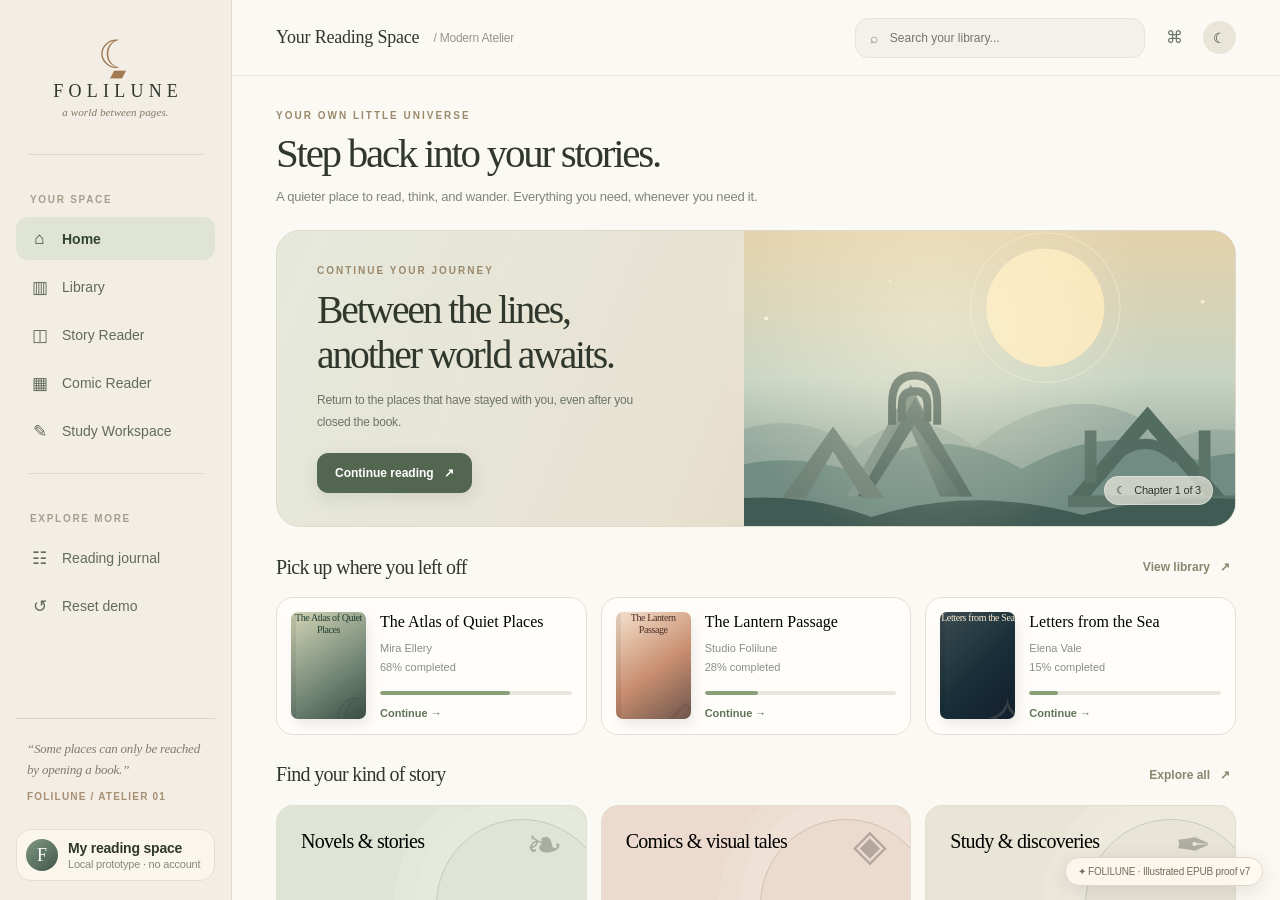
<file: prototypes/modern-atelier-reader-proof-v7.html>
<!doctype html>
<html lang="en">
<head>
<meta charset="utf-8" />
<meta name="viewport" content="width=device-width,initial-scale=1" />
<title>FOLILUNE — Modern Atelier / Illustrated EPUB Proof v7</title>
<meta name="theme-color" content="#f5f1e9" />
<style>
:root{--bg:#eeeae1;--paper:#faf7f0;--card:#fffdf7;--ink:#30372d;--soft:#697368;--muted:#858a7d;--line:#e5dfd3;--sage:#7a896b;--deep:#414c3d;--rust:#ad6c4b;--peach:#ecd3ba;--shadow:0 18px 50px rgba(48,55,45,.07);--serif:Georgia,'Iowan Old Style','Palatino Linotype',serif;--sans:Inter,'Segoe UI',Arial,sans-serif}
*{box-sizing:border-box}html,body{margin:0;min-height:100%;background:var(--bg);color:var(--ink)}body{font-family:var(--sans);font-size:14px;letter-spacing:-.015em}button,input,textarea,select{font:inherit}button{cursor:pointer}button:focus-visible,input:focus-visible,textarea:focus-visible{outline:3px solid #a7b58c;outline-offset:3px}button:disabled{cursor:not-allowed;opacity:.4}a{color:inherit}svg{display:block}.hidden{display:none!important}
.app{display:grid;grid-template-columns:232px minmax(0,1fr);min-height:100vh;margin:auto;max-width:1800px;background:#faf8f3;box-shadow:0 0 90px rgba(45,51,39,.1)}.sidebar{background:#f2eee5;border-right:1px solid #e1dace;padding:28px 16px 19px;display:flex;flex-direction:column;gap:17px;position:sticky;top:0;height:100vh;z-index:20}.brand{display:flex;flex-direction:column;align-items:center;text-decoration:none;padding:11px 0 15px;gap:4px}.brand-mark{color:#a17a51;font-size:39px;height:38px;line-height:32px;position:relative;font-family:var(--serif)}.brand-mark:after{content:'▰';position:absolute;font-size:21px;transform:rotate(0deg);bottom:-12px;left:12px;color:#a17a51}.brand-title{font-family:var(--serif);letter-spacing:.29em;font-size:18px;margin-left:.3em}.brand-sub{font:italic 11px var(--serif);color:#857765;letter-spacing:.01em}.sidebar-divider{height:1px;background:#ddd6ca;margin:4px 12px}.nav-stack{display:flex;flex-direction:column;gap:5px}.nav-section{font-size:10px;text-transform:uppercase;letter-spacing:.17em;font-weight:700;color:#a69e8d;margin:18px 14px 7px}.nav-btn{background:transparent;border:0;border-radius:12px;display:flex;gap:13px;align-items:center;text-align:left;padding:12px 14px;width:100%;color:#626a5e;font-weight:520;transition:.18s}.nav-btn:hover,.nav-btn.active{background:#e0e4d5;color:#324532}.nav-btn.active{font-weight:690}.nav-ico{width:19px;height:19px;display:grid;place-items:center;font-size:17px}.nav-btn small{margin-left:auto;color:#8b887b}.side-bottom{margin-top:auto}.side-quote{border-top:1px solid #dcd5ca;padding:20px 11px 10px;color:#807b6c;font:italic 13px/1.6 var(--serif)}.side-quote b{display:block;font:600 10px var(--sans);color:#a88e72;letter-spacing:.12em;text-transform:uppercase;margin-top:10px}.account{display:flex;align-items:center;gap:10px;margin-top:17px;padding:9px;background:#faf6ec;border:1px solid var(--line);border-radius:15px}.avatar{width:32px;height:32px;border-radius:100%;background:linear-gradient(140deg,#819882,#41564b);display:grid;place-items:center;color:#fff;font:18px var(--serif)}.account small{display:block;color:var(--muted);font-size:11px;margin-top:2px}
.main{min-width:0;max-height:100vh;overflow-y:auto;background:#fbf9f4}.topbar{height:76px;display:flex;align-items:center;justify-content:space-between;gap:18px;padding:0 44px;position:sticky;top:0;background:rgba(251,249,244,.94);backdrop-filter:blur(18px);border-bottom:1px solid rgba(230,225,214,.75);z-index:10}.topbar-left{display:flex;align-items:center;gap:14px;min-width:0}.topbar h1{font:500 18px var(--serif);margin:0;white-space:nowrap}.topbar-breadcrumb{font-size:12px;color:#969587}.topbar-right{display:flex;align-items:center;gap:10px}.searchbar{display:flex;gap:10px;align-items:center;background:#f4f1ea;border:1px solid #e8e2d7;border-radius:13px;padding:11px 14px;width:290px;color:#868778}.searchbar input{width:100%;border:0;outline:none;background:transparent;font-size:12px;color:var(--ink)}.icon-btn{border:1px solid transparent;color:#677466;background:transparent;border-radius:11px;min-width:38px;height:38px;display:inline-grid;place-items:center;font-size:17px}.icon-btn:hover{background:#eeebe2}.top-avatar{width:33px;height:33px;border-radius:50%;background:#e9e5d9;display:grid;place-items:center}.mobile-menu{display:none}
.content{max-width:1460px;padding:34px 44px 75px;margin:0 auto}.eyebrow{font-size:10px;letter-spacing:.2em;text-transform:uppercase;color:#9b896b;font-weight:800}.page-title{font:400 clamp(29px,3.2vw,48px)/1.16 var(--serif);letter-spacing:-.055em;margin:9px 0 9px}.page-sub{color:#838577;line-height:1.6;margin:0;font-size:13px}.section-title{display:flex;align-items:center;justify-content:space-between;gap:15px;margin:27px 0 17px}.section-title h2{font:500 20px var(--serif);letter-spacing:-.035em;margin:0}.section-title button{border:0;background:transparent;color:#8a866d;font-size:12px;font-weight:650;padding:6px}.section-title button:hover{text-decoration:underline}.pill{border:1px solid #e3ddce;background:#f8f4eb;color:#677466;border-radius:30px;padding:9px 14px;font-size:12px;white-space:nowrap}.pill.active{color:#fff;background:#5b7057;border-color:#5b7057}.primary{background:#53664f;color:#fff;border:1px solid #53664f;border-radius:11px;padding:12px 17px;font-weight:640;font-size:12px;box-shadow:0 5px 16px #53664f25}.primary:hover{background:#3f543e}.secondary{background:#fffaf2;color:#53664f;border:1px solid #e7ddce;border-radius:11px;padding:12px 17px;font-weight:620;font-size:12px}.secondary:hover{background:#f3ecdc}.tiny{border:0;background:transparent;color:#6e7569;padding:7px 8px;border-radius:8px;font-size:12px}.tiny:hover{background:#f0ece2}.muted{color:#8c8f85}
.hero{border-radius:24px;overflow:hidden;min-height:249px;display:grid;grid-template-columns:minmax(260px,1fr) 1.05fr;background:linear-gradient(112deg,#e5e9dc 0%,#e8e2d2 45%,#dac6ac 100%);position:relative;border:1px solid #e0dbc9}.hero:after{content:'';position:absolute;width:450px;height:450px;right:8%;top:-130px;border-radius:50%;background:radial-gradient(circle,#fff6db77,transparent 70%);pointer-events:none}.hero-copy{padding:34px 14px 33px 40px;z-index:1}.hero-copy h2{font:400 clamp(27px,3.1vw,42px)/1.13 var(--serif);letter-spacing:-.055em;margin:12px 0;max-width:360px}.hero-copy p{color:#6c7466;font-size:12px;line-height:1.8;max-width:350px;margin:0 0 20px}.hero-art{overflow:hidden;display:flex;align-items:flex-end;justify-content:center;position:relative}.hero-art svg{width:100%;height:100%;min-height:249px;object-fit:cover}.sparkle{position:absolute;color:#fff8e2;font-size:19px}.hero-progress{position:absolute;bottom:21px;right:22px;border:1px solid #ffffff58;border-radius:50px;padding:7px 11px;background:#f7f3e9a9;font-size:11px;z-index:2}
.reading-grid{display:grid;grid-template-columns:repeat(3,minmax(0,1fr));gap:14px}.reading-card{background:#fffdfa;border:1px solid var(--line);border-radius:17px;display:flex;gap:14px;min-height:136px;padding:14px;text-align:left;align-items:center;transition:.2s}.reading-card:hover,.book-card:hover,.collection:hover{transform:translateY(-3px);box-shadow:var(--shadow)}.mini-cover{width:75px;min-width:75px;height:107px;border-radius:7px;box-shadow:3px 6px 12px #00000014;overflow:hidden;position:relative}.mini-cover:before,.cover:before{content:'';position:absolute;inset:0;border-left:5px solid #00000013;pointer-events:none}.book-meta{flex:1;min-width:0}.book-meta b{display:block;font:500 16px/1.2 var(--serif);margin-bottom:8px;overflow-wrap:anywhere}.book-meta small{color:#8a8f85;line-height:1.6;font-size:11px}.progress{height:4px;border-radius:10px;background:#e9e6de;margin-top:14px;overflow:hidden}.progress>i{display:block;height:100%;border-radius:10px;background:#8a9e77}.continue-link{display:inline-block;margin-top:12px;font-size:11px;color:#607459;font-weight:700}
.collection-grid{display:grid;grid-template-columns:repeat(3,1fr);gap:14px}.collection{border-radius:17px;min-height:147px;padding:24px;display:flex;flex-direction:column;justify-content:space-between;align-items:start;position:relative;overflow:hidden;border:1px solid #e4dece;text-align:left;transition:.2s}.collection:nth-child(1){background:#dfe5d6}.collection:nth-child(2){background:#ebdacd}.collection:nth-child(3){background:#e8e4d6}.collection:after{content:'';position:absolute;right:-22px;bottom:-40px;width:170px;height:170px;border:1px solid #6f805d40;border-radius:50%;box-shadow:0 0 0 21px #ffffff17,0 0 0 42px #ffffff1b}.collection .symbol{font:44px var(--serif);opacity:.24;position:absolute;right:23px;top:13px}.collection strong{font:500 20px var(--serif);letter-spacing:-.035em;z-index:1}.collection small{font:12px var(--sans);color:#697264;z-index:1}
.book-grid{display:grid;grid-template-columns:repeat(5,minmax(0,1fr));gap:17px}.book-card{border:0;background:transparent;text-align:left;padding:0;min-width:0;transition:.2s}.cover{height:210px;width:100%;max-width:180px;position:relative;border-radius:8px;overflow:hidden;display:flex;justify-content:center;align-items:center;flex-direction:column;padding:18px;box-shadow:4px 9px 13px #403f2b21;transition:.2s}.cover-name{font:500 clamp(15px,1.7vw,23px)/1.08 var(--serif);text-align:center;position:relative;z-index:2;letter-spacing:-.04em}.cover-author{font:8px var(--sans);text-transform:uppercase;letter-spacing:.13em;margin-top:11px;opacity:.8;z-index:2;text-align:center}.cover-emblem{position:absolute;font:92px var(--serif);opacity:.15;bottom:-32px;right:-16px}.book-card strong{display:block;margin-top:14px;font:500 15px/1.25 var(--serif);white-space:nowrap;overflow:hidden;text-overflow:ellipsis}.book-card small{display:block;color:#969487;margin-top:4px;font-size:11px}.cover.forest,.mini-cover.forest{background:linear-gradient(145deg,#d3d4b5,#6d8272 63%,#394b43);color:#203e32}.cover.coral,.mini-cover.coral{background:linear-gradient(145deg,#f4e1cd,#c98e6f 54%,#6d564d);color:#4c3027}.cover.midnight,.mini-cover.midnight{background:linear-gradient(135deg,#3a4c50,#182e38 56%,#131e2b);color:#f8e9d0}.cover.cream,.mini-cover.cream{background:linear-gradient(145deg,#f0e6d2,#cab99b);color:#654f3e}.cover.violet,.mini-cover.violet{background:linear-gradient(130deg,#777383,#342f54 63%,#222c43);color:#f2e8d7}.cover.sand,.mini-cover.sand{background:linear-gradient(135deg,#d4b28a,#9b6947 54%,#633e36);color:#fff0d5}.cover.sage,.mini-cover.sage{background:linear-gradient(135deg,#e5dfd4,#9bad94 65%,#5b7c76);color:#344b42}.mini-cover .cover-name{font-size:10px;line-height:1.14;display:-webkit-box;-webkit-line-clamp:3;-webkit-box-orient:vertical;overflow:hidden}.mini-cover .cover-author{display:none}.mini-cover .cover-emblem{font-size:56px}
.library-header{display:flex;justify-content:space-between;align-items:flex-end;gap:15px;flex-wrap:wrap}.filter-row{display:flex;gap:8px;align-items:center;flex-wrap:wrap;margin:26px 0}.empty{padding:50px 10px;text-align:center;background:#f3eee4;border-radius:14px;color:#747d6e}.library-count{margin-left:auto;font-size:11px;color:#8b8d82}.add-tip{margin-top:25px;border-radius:14px;background:#e8eddf;padding:18px 21px;color:#657661;line-height:1.6;font-size:12px}
.reader-shell{height:calc(100vh - 76px);min-height:620px;display:flex;flex-direction:column;background:var(--reader-bg,#f6f2e9);color:var(--reader-ink,#363e32);position:relative}.reader-shell.night{--reader-bg:#282d2d;--reader-ink:#e8e5da;--reader-muted:#acaea5}.reader-shell.sepia{--reader-bg:#eadfc8;--reader-ink:#4e4638;--reader-muted:#766e61}.reader-head{height:56px;flex-shrink:0;display:flex;align-items:center;justify-content:space-between;border-bottom:1px solid color-mix(in srgb,var(--reader-ink) 11%,transparent);padding:0 26px;gap:12px}.reader-head h2{font:500 16px var(--serif);margin:0}.reader-head small{display:block;font-size:10px;color:var(--reader-muted,#8f9387);margin-top:2px}.reader-head-left,.reader-head-right{display:flex;align-items:center;gap:8px}.reader-shell button:not(.primary){color:inherit}.reader-head .icon-btn:hover,.reader-foot .icon-btn:hover{background:#8b957a22}.reader-main{display:flex;min-height:0;flex:1;overflow:hidden}.reader-pages{flex:1;overflow:auto;min-width:0;scrollbar-color:#b4b2a4 transparent}.story-page{max-width:735px;margin:0 auto;min-height:100%;padding:50px 58px 80px;position:relative;transition:font-size .2s}.chapter-kicker{text-transform:uppercase;letter-spacing:.3em;color:#a4866b;font-size:10px;font-weight:700;text-align:center}.story-page h1{font:400 36px var(--serif);text-align:center;margin:18px 0 42px;letter-spacing:-.065em}.story-text{font:var(--read-size,19px)/var(--read-line,1.85) var(--serif);letter-spacing:0}.story-text p{margin:0 0 1.3em;text-align:justify;hyphens:auto}.story-text p:first-of-type:first-letter{font-size:2.9em;float:left;line-height:.83;padding:8px 9px 0 0;color:#9a6a4a}.reader-foot{height:57px;flex-shrink:0;border-top:1px solid color-mix(in srgb,var(--reader-ink) 10%,transparent);display:flex;align-items:center;gap:15px;justify-content:space-between;padding:0 26px}.reader-foot small{font-size:11px;color:var(--reader-muted,#8a8b80)}.foot-progress{height:3px;background:#c2c1b2;flex:1;max-width:310px;border-radius:5px;overflow:hidden}.foot-progress i{display:block;background:#849676;height:100%;transition:.25s}.reader-tools{width:290px;background:var(--reader-bg);border-left:1px solid color-mix(in srgb,var(--reader-ink) 13%,transparent);overflow-y:auto;flex-shrink:0;padding:27px 22px}.tools-head{display:flex;align-items:center;justify-content:space-between;margin-bottom:24px}.tools-head h3{font:500 21px var(--serif);margin:0}.tool-group{margin-bottom:26px}.tool-group h4{font-size:10px;letter-spacing:.17em;text-transform:uppercase;margin:0 0 13px;color:#8c907c}.row{display:flex;align-items:center;justify-content:space-between;gap:10px}.tool-row{display:flex;align-items:center;justify-content:space-between;padding:11px 0;border-bottom:1px solid #94998525;font-size:12px}.swatches{display:flex;gap:11px}.swatch{width:32px;height:32px;border-radius:50%;border:2px solid transparent;box-shadow:0 0 0 1px #998e7f50;position:relative}.swatch.active:after{content:'✓';position:absolute;inset:0;display:grid;place-items:center;font-size:12px}.swatch[data-tone=paper]{background:#f6f2e9;color:#333}.swatch[data-tone=sepia]{background:#eadfc8;color:#333}.swatch[data-tone=night]{background:#282d2d;color:#eee}.stepper{display:flex;gap:10px;align-items:center}.stepper button{width:29px;height:29px;border:1px solid #a9a99d70;border-radius:8px;background:transparent}.tool-group input[type=range]{width:100%;accent-color:#6d8566}.note{border-radius:10px;border:1px solid #bbc3b363;padding:12px;margin:9px 0;font-size:11px;line-height:1.6}.note em{display:block;color:#829078;margin-top:6px}.note-actions{display:flex;gap:6px;margin-top:7px}.note-actions button{background:transparent;border:0;color:#8c7053;font-size:11px;padding:4px}.helper{line-height:1.6;font-size:11px;color:#869084}.context-tools{position:fixed;z-index:100;background:#34483d;color:white;border-radius:10px;box-shadow:0 14px 35px #0003;padding:6px;display:flex;gap:4px;max-width:calc(100vw - 20px)}.context-tools button{color:white;border:0;border-radius:7px;padding:8px 11px;font-size:11px;background:transparent}.context-tools button:hover{background:#617662}
.comic-body{height:100%;overflow:auto;padding:25px 25px 45px;background:#d9ddd3;display:flex;align-items:start;justify-content:center}.comic-body.page-mode{align-items:center}.comic-sheet{width:min(100%,520px);background:#f8f4e9;border:11px solid #f8f4e9;box-shadow:0 24px 38px #1d252431;display:grid;gap:8px;transform-origin:top center;transition:transform .2s}.comic-sheet.spread{width:min(100%,850px);grid-template-columns:1fr 1fr;align-self:start}.comic-panel{border:4px solid #263b40;position:relative;overflow:hidden;min-height:185px;background:#72918f}.comic-panel.tall{min-height:260px}.comic-panel svg{width:100%;height:100%;position:absolute;inset:0}.comic-caption{position:absolute;z-index:1;left:13px;top:13px;max-width:68%;font:italic 12px/1.5 var(--serif);background:#fffbefec;padding:10px 12px;border:2px solid #344741;box-shadow:3px 3px 0 #344741}.comic-bubble{position:absolute;z-index:1;right:12px;bottom:14px;max-width:52%;font:italic 14px/1.3 var(--serif);background:#fff7e8;border:2px solid #334044;padding:13px 14px;border-radius:65% 62% 61% 65%;text-align:center}.comic-toolbar{background:#293936;color:white;display:flex;align-items:center;justify-content:center;flex-wrap:wrap;gap:10px;padding:12px}.comic-toolbar button{background:#3b5048;color:#eee;border:1px solid #516b60;border-radius:9px;padding:8px 12px;font-size:11px}.comic-toolbar button.active{background:#d6dcbf;color:#263a32}.comic-toolbar span{font-size:11px;color:#cdd5c9}.comic-body.webtoon .comic-sheet{max-width:480px;display:block}.comic-body.webtoon .comic-panel{min-height:440px;border-bottom:0}.comic-body.webtoon .comic-panel:last-child{border-bottom:4px solid #263b40}
.study-shell{display:grid;grid-template-columns:minmax(0,1.25fr) minmax(300px,.85fr);height:calc(100vh - 76px);min-height:600px;background:#f8f6ee}.study-doc{overflow:auto;border-right:1px solid var(--line);padding:35px clamp(23px,4.3vw,72px) 70px}.study-doc-inner{max-width:690px;margin:auto}.study-doc header{display:flex;justify-content:space-between;gap:12px;align-items:center}.study-doc h1{font:400 37px/1.13 var(--serif);letter-spacing:-.055em;margin:35px 0 13px}.study-doc .dek{font:italic 18px/1.5 var(--serif);color:#82907d;margin:0 0 32px}.study-doc p{font:17px/1.85 var(--serif);color:#4b5547}.study-doc h2{font:500 23px var(--serif);margin:34px 0 8px}.study-doc mark{background:#e4dfac;padding:2px 3px;border-radius:2px;color:#3a4c3c}.study-aside{padding:28px;overflow:auto;background:#f2f1e8}.study-aside h2{font:500 21px var(--serif);margin:0 0 16px}.tabs{display:flex;gap:8px;border-bottom:1px solid #dcd9ce;padding-bottom:12px}.tabs button{background:transparent;border:0;color:#8c8d81;padding:8px 12px;border-radius:8px;font-size:12px}.tabs button.active{background:#dce5d5;color:#466045;font-weight:700}.study-card{background:#fffdf7;padding:17px;border-radius:13px;border:1px solid #e5e0d5;margin-top:14px;box-shadow:0 4px 13px #343b3306}.study-card h3{font:500 17px var(--serif);margin:0 0 9px}.study-card p{font-size:12px;color:#747e71;line-height:1.75;margin:0}.study-card textarea{width:100%;background:#fcfaf4;border:1px solid #e2ded3;border-radius:9px;padding:12px;resize:vertical;min-height:90px;font-size:12px;line-height:1.5;outline:0;margin-top:14px}.outline-item{display:block;width:100%;text-align:left;background:transparent;border:0;border-bottom:1px solid #dfdfd3;padding:14px 6px;color:#64725d;font-size:12px}.outline-item.active{font-weight:800;color:#4b6149}
.toast{position:fixed;z-index:120;bottom:25px;left:50%;transform:translate(-50%,20px);opacity:0;pointer-events:none;background:#364b40;color:#fff;padding:13px 19px;border-radius:13px;box-shadow:0 12px 30px #14201832;font-size:12px;transition:.25s}.toast.visible{opacity:1;transform:translate(-50%,0)}.demo-flag{position:fixed;z-index:30;bottom:14px;right:17px;box-shadow:0 5px 22px #0000001a;border:1px solid #ddd7c9;border-radius:50px;background:#fffaf1d9;backdrop-filter:blur(12px);padding:8px 12px;color:#776d5d;font-size:10px}.mobile-curtain{display:none}
@media (max-width:1250px){.content{padding:29px 32px 60px}.topbar{padding:0 32px}.reading-card{gap:10px;padding:10px}.mini-cover{width:60px;min-width:60px;height:89px}.reading-card{min-height:113px}.book-grid{grid-template-columns:repeat(5,minmax(0,1fr))}.cover{height:178px}.searchbar{width:220px}}
@media (max-width:970px){.app{grid-template-columns:79px 1fr}.sidebar{padding:20px 11px}.brand-title,.brand-sub,.nav-label,.nav-btn small,.side-quote,.account,.sidebar .nav-section{display:none}.brand{padding:10px 0 22px}.nav-btn{justify-content:center;padding:13px 7px}.sidebar-divider{margin:7px}.side-bottom{margin-top:auto}.book-grid{grid-template-columns:repeat(4,minmax(0,1fr))}.collection-grid{gap:10px}.collection{padding:18px}.reader-tools{width:245px}.searchbar{width:180px}}
@media (max-width:720px){.app{display:block}.sidebar{position:fixed;top:0;left:0;bottom:0;transform:translateX(-110%);transition:.25s;width:230px;padding:25px 15px;box-shadow:15px 0 50px #0002}.sidebar.open{transform:none}.sidebar .brand-title,.sidebar .brand-sub,.sidebar .nav-label,.sidebar .nav-section,.sidebar .side-quote,.sidebar .account{display:initial}.sidebar .brand{display:flex}.sidebar .nav-btn{justify-content:flex-start;padding:11px 14px}.mobile-curtain.show{display:block;position:fixed;z-index:19;inset:0;background:#141b14a1}.mobile-menu{display:inline-grid}.topbar{padding:0 16px;height:62px}.topbar h1{font-size:16px}.topbar-breadcrumb{display:none}.topbar-right{gap:4px}.searchbar{width:37px;padding:8px;border:0;background:transparent}.searchbar:focus-within{width:170px;background:#f1eee7;border:1px solid #ddd5c6}.searchbar input{width:0}.searchbar:focus-within input{width:100%}.content{padding:23px 18px 65px}.hero{display:block;min-height:240px}.hero-copy{padding:24px 25px;width:80%;position:relative;z-index:2}.hero-copy h2{font-size:32px}.hero-art{position:absolute;right:0;top:0;width:100%;height:100%;opacity:.4;justify-content:flex-end}.hero-art svg{width:75%}.hero:after{display:none}.reading-grid{grid-template-columns:1fr;gap:9px}.reading-card{min-height:95px}.collection-grid{grid-template-columns:1fr 1fr}.collection:nth-child(3){grid-column:span 2}.book-grid{grid-template-columns:repeat(3,minmax(0,1fr));gap:15px}.cover{height:163px}.reader-shell{height:calc(100dvh - 62px);min-height:530px}.reader-head{padding:0 9px}.reader-foot{padding:0 11px;gap:6px}.reader-head .icon-btn{min-width:30px;width:31px;height:32px}.reader-tools{position:absolute;right:0;top:56px;bottom:57px;z-index:8;width:min(88vw,325px);box-shadow:-14px 0 38px #0002}.story-page{padding:34px 28px 55px}.story-page h1{font-size:29px}.story-text{text-align:left}.study-shell{display:block;height:auto;min-height:calc(100dvh - 62px)}.study-doc{padding:25px 24px 40px;border:0;min-height:450px}.study-aside{min-height:340px}.study-doc h1{font-size:31px}.demo-flag{bottom:6px;right:6px;padding:5px 8px;font-size:9px}}
@media (max-width:395px){.book-grid{grid-template-columns:repeat(2,minmax(0,1fr))}.cover{max-width:none;height:190px}.hero-copy{width:100%}.hero-copy p{max-width:220px}.collection-grid{grid-template-columns:1fr}.collection:nth-child(3){grid-column:auto}}
@media(prefers-reduced-motion:reduce){*,*:before,*:after{transition:none!important;animation:none!important;scroll-behavior:auto!important}}


.fallback-top{padding:22px 44px 5px;border-bottom:1px solid #e4ded3;background:#f6f2e9}
.fallback-note{display:flex;flex-wrap:wrap;gap:9px 14px;align-items:center;background:#e3e9da;border:1px solid #ccd8c1;padding:13px 17px;border-radius:13px;color:#3c5940;font-size:12px;line-height:1.6}
.fallback-note strong{font-size:13px}.fallback-note span{flex:1;min-width:250px}
.fallback-nav{display:flex;gap:8px;flex-wrap:wrap;padding:14px 0}
.fallback-nav a{display:inline-block;padding:10px 13px;border-radius:11px;text-decoration:none;background:#fffdf8;border:1px solid #e1daca;font-weight:650;font-size:12px;color:#495c48}
.fallback-nav a:hover{background:#e6ecd8}
.fallback-view{border-bottom:2px solid #ddd7c9;scroll-margin-top:80px}
.fallback-section-title{display:flex;justify-content:space-between;align-items:baseline;gap:15px;padding:20px 44px 0}
.fallback-section-title span{font-size:10px;letter-spacing:.14em;color:#8c8b7d}
.fallback-section-title h2{font-family:var(--serif);font-weight:500;font-size:18px;margin:0;color:#4d604e}
@media(max-width:750px){.fallback-top{padding:15px 18px 6px}.fallback-section-title{padding:15px 18px 0}.fallback-nav a{font-size:11px;padding:9px 11px}}


.import-management{background:#f6f3ec;border:1px solid #e6e1d5;border-radius:15px;margin-top:20px;padding:15px 18px}.import-management>strong{display:block;font-family:var(--serif);font-size:17px;margin-bottom:8px}.import-management .row{display:flex;align-items:center;justify-content:space-between;gap:10px;border-top:1px solid #e5dfd5;padding:8px 0}.import-management .row span{overflow-wrap:anywhere}.import-management button{color:#a35f4b}
@media (prefers-reduced-motion:reduce){.reading-card,.book-card,.collection,.story-page,.sidebar,.nav-btn{transition:none!important}}

/* v4 — semantic paragraphs and anchored reading positions */
.demo-flag{pointer-events:none!important}
.story-text .reader-block{scroll-margin-block-start:24px}
.story-text h2.reader-block{font:600 1.27em/1.3 var(--serif);letter-spacing:-.025em;margin:1.55em 0 .66em;text-align:left}
.story-text h3.reader-block{font:600 1.12em/1.4 var(--serif);margin:1.3em 0 .5em}
.story-text blockquote.reader-block{border-left:3px solid #a2a98b;padding:.25em 1em;font-style:italic;margin:1.3em 0;color:var(--reader-ink)}
.story-text .reader-list{position:relative;text-align:left;padding-left:1.3em;margin:0 0 .65em;list-style:disc outside}
.story-text .reader-list:before{content:'•';position:absolute;left:.15em;color:#9b7957}
.story-text em{font-style:italic}.story-text strong{font-weight:700}.story-text sup{font-size:.68em;vertical-align:super}
.story-text .reader-block:focus{outline:2px solid #a3ae85;outline-offset:2px}
.story-text h2.reader-block:first-child,.story-text h3.reader-block:first-child{margin-top:0}
/* v5: Progressive disclosure for local data recovery */
.backup-fold {margin-top:22px;border:1px solid rgba(112,112,91,.23);border-radius:14px;padding:14px 16px;background:rgba(255,255,255,.28)}
.backup-fold summary{cursor:pointer;font-weight:650;list-style:none;display:flex;align-items:center;justify-content:space-between;gap:12px}
.backup-fold summary::-webkit-details-marker{display:none}
.backup-fold summary::after{content:'⌄';font-size:19px;color:#827964;transition:transform .2s}
.backup-fold[open] summary::after{transform:rotate(180deg)}
.backup-fold .backup-actions{display:flex;gap:10px;flex-wrap:wrap;margin:12px 0 10px}
.backup-fold .backup-actions button{border:1px solid rgba(84,96,72,.23);border-radius:10px;background:#faf6ed;color:#3d483c;font-weight:600;padding:10px 14px;cursor:pointer}
.backup-fold .backup-actions button:focus-visible{outline:3px solid #748779;outline-offset:3px}
.backup-fold p{font-size:13px;line-height:1.55;color:#6c6b60;margin:10px 0 0}
.backup-fold .privacy-note{color:#73624d}
@media(max-width:450px){.backup-fold .backup-actions button{width:100%}}
/* v6: Reader fidelity only inside Reading settings; never overlays content. */
.reader-tools{background:var(--reader-bg,#f6f2e9);color:var(--reader-ink,#363e32)}
.fidelity-panel{border-top:1px solid #8e8a7628;padding:18px 0 8px;font-size:13px;line-height:1.55}
.fidelity-panel details{background:rgba(104,116,87,.07);border:1px solid #9b9b8330;border-radius:12px;padding:11px 12px}
.fidelity-panel summary{cursor:pointer;list-style:auto;font-weight:650}
.fidelity-panel summary:focus-visible{outline:3px solid #75876d;outline-offset:4px}
.fidelity-panel p{margin:10px 0;color:inherit;opacity:.86}
.fidelity-panel ul{margin:9px 0 0;padding-left:19px}
.fidelity-panel li{margin:4px 0}
.fidelity-panel .lab-tag{font-size:10px;letter-spacing:.06em;font-weight:700;opacity:.72}
/* v7: book-illustration support, scoped strictly to the imported story. */
.story-text .reader-figure{margin:1.7em auto 2em;max-width:100%;text-align:center;clear:both;break-inside:avoid;}
.story-text .reader-figure img{display:block;max-width:100%;max-height:min(62vh,720px);width:auto;height:auto;object-fit:contain;margin:0 auto;border-radius:6px;background:#c4b7a926;box-shadow:0 9px 28px #423b2b16;}
.story-text .reader-figure figcaption{font:italic .76em/1.55 var(--serif);color:var(--reader-muted,#7a7a6b);text-align:center;margin-top:.72em;}
.story-text .reader-figure img:focus-visible{outline:3px solid #71836e;outline-offset:5px;}
.story-text .reader-figure img::selection{background:transparent;}
</style>
</head>
<body>
<div class="app" id="app">
<aside class="sidebar" id="sidebar" aria-label="Primary navigation">
  <a class="brand" href="#home" data-view="home" aria-label="FOLILUNE Home"><span class="brand-mark">☾</span><span class="brand-title">FOLILUNE</span><span class="brand-sub">a world between pages.</span></a>
  <div class="sidebar-divider"></div>
  <nav class="nav-stack"><div class="nav-section">YOUR SPACE</div>
  <button class="nav-btn active" data-view="home"><span class="nav-ico">⌂</span><span class="nav-label">Home</span></button>
  <button class="nav-btn" data-view="library"><span class="nav-ico">▥</span><span class="nav-label">Library</span></button>
  <button class="nav-btn" data-view="story"><span class="nav-ico">◫</span><span class="nav-label">Story Reader</span></button>
  <button class="nav-btn" data-view="comic"><span class="nav-ico">▦</span><span class="nav-label">Comic Reader</span></button>
  <button class="nav-btn" data-view="study"><span class="nav-ico">✎</span><span class="nav-label">Study Workspace</span></button>
  </nav><div class="sidebar-divider"></div><nav class="nav-stack"><div class="nav-section">EXPLORE MORE</div>
  <button class="nav-btn" data-action="open-journal"><span class="nav-ico">☷</span><span class="nav-label">Reading journal</span></button>
  <button class="nav-btn" data-action="reset-demo"><span class="nav-ico">↺</span><span class="nav-label">Reset demo</span></button>
  </nav>
  <div class="side-bottom"><div class="side-quote">“Some places can only be reached by opening a book.”<b>FOLILUNE / ATELIER 01</b></div><div class="account"><div class="avatar">F</div><div><strong>My reading space</strong><small>Local prototype · no account</small></div></div></div>
</aside>
<div class="mobile-curtain" id="curtain"></div>
<div class="main" id="mainScroll">
 <header class="topbar"><div class="topbar-left"><button class="icon-btn mobile-menu" id="menuBtn" aria-label="Open navigation">☰</button><h1 id="topTitle">Your Reading Space</h1><span class="topbar-breadcrumb" id="topSub">/ Modern Atelier</span></div>
 <div class="topbar-right"><label class="searchbar" title="Search demo library"><span aria-hidden="true">⌕</span><input type="search" id="globalSearch" placeholder="Search your library..." autocomplete="off" aria-label="Search your library"></label><button class="icon-btn" data-action="help" title="Keyboard shortcuts" aria-label="Show keyboard shortcuts">⌘</button><div class="top-avatar" title="Local prototype">☾</div></div></header>
 <div id="screen" aria-live="polite"><div class="fallback-top">
  <div class="fallback-note"><strong>FOLILUNE — preview-safe reading tour</strong><span>This viewer may block interactive scripts. The four screens below are visible without JavaScript. For working navigation, reader settings and notes, download this HTML and open it in a standard browser such as Chrome or Safari.</span></div>
  <nav class="fallback-nav" aria-label="Preview screen navigation">
    <a href="#fallback-home">⌂ Library Home</a><a href="#fallback-story">◫ Novel Reader</a><a href="#fallback-comic">▦ Comic Reader</a><a href="#fallback-study">✎ Study Workspace</a>
  </nav>
</div><section class="fallback-view" id="fallback-home" aria-label="Home & Library"><div class="fallback-section-title"><span>MODERN ATELIER · SCREEN 01</span><h2>Home & Library</h2></div><div class="content"><div class="eyebrow">YOUR OWN LITTLE UNIVERSE</div><h1 class="page-title">Step back into your stories.</h1><p class="page-sub">A quieter place to read, think, and wander. Everything you need, whenever you need it.</p><div style="height:23px"></div><section class="hero"><div class="hero-copy"><div class="eyebrow">CONTINUE YOUR JOURNEY</div><h2>Between the lines,<br>another world awaits.</h2><p>Return to the places that have stayed with you, even after you closed the book.</p><button class="primary" data-view="story">Continue reading &nbsp; ↗</button></div><div class="hero-art"><svg aria-hidden="true" viewBox="0 0 620 300" preserveAspectRatio="xMidYMid slice"><defs><linearGradient id="sky" x1="0" y1="0" x2="0" y2="1"><stop stop-color="#e4d1ab"></stop><stop offset=".5" stop-color="#c8d4c3"></stop><stop offset="1" stop-color="#789087"></stop></linearGradient><linearGradient id="rock" x1="0" x2="1"><stop stop-color="#82968d"></stop><stop offset="1" stop-color="#526b62"></stop></linearGradient></defs><rect width="620" height="300" fill="url(#sky)"></rect><circle cx="367" cy="78" r="60" fill="#ffebbd" opacity=".85"></circle><circle cx="367" cy="78" r="76" fill="none" stroke="#f8ead1" opacity=".6"></circle><path d="M0 238Q90 162 174 221Q230 170 295 220Q403 135 497 213Q550 186 620 225V300H0Z" fill="#8da299" opacity=".55"></path><path d="M0 260Q82 215 177 246Q252 189 343 242Q438 188 521 233Q585 215 620 242V300H0Z" fill="#718c83"></path><path d="M165 270L230 156L286 270H260L230 202L191 270" fill="url(#rock)"></path><path d="M234 170L293 270H282L234 197L187 270H176Z" fill="#4d655d"></path><path d="M211 197V176Q211 147 234 147Q257 147 257 176V197M221 194V176Q221 163 234 163Q247 163 247 176V194" stroke="#455c55" stroke-width="8" fill="none"></path><path d="M99 272L151 199L203 272H181L151 224L123 272Z" fill="#6b7f74"></path><path d="M398 275L471 190L544 275" fill="none" stroke="#536c61" stroke-width="15"></path><path d="M413 257V203M529 257V203M390 275H561" stroke="#5b7368" stroke-width="12"></path><path d="M434 232Q470 201 501 232" stroke="#536b62" stroke-width="10" fill="none"></path><path d="M0 280Q102 258 190 291Q293 258 405 289Q514 260 620 280V300H0Z" fill="#405b54"></path><g fill="#fff8df" opacity=".8"><circle cx="83" cy="89" r="2"></circle><circle cx="209" cy="51" r="1"></circle><circle cx="527" cy="72" r="2"></circle></g></svg></div><div class="hero-progress">☾ &nbsp; Chapter 1 of 3</div></section>
<div class="section-title"><h2>Pick up where you left off</h2><button data-view="library">View library &nbsp; ↗</button></div><div class="reading-grid"><button class="reading-card" data-book="atlas"><div class="mini-cover forest"><span class="cover-emblem">☾</span><span class="cover-name">The Atlas of Quiet Places</span><span class="cover-author">Mira Ellery</span></div><span class="book-meta"><b>The Atlas of Quiet Places</b><small>Mira Ellery<br>68% completed</small><div class="progress"><i style="width:68%"></i></div><span class="continue-link">Continue →</span></span></button><button class="reading-card" data-book="lantern"><div class="mini-cover coral"><span class="cover-emblem">◇</span><span class="cover-name">The Lantern Passage</span><span class="cover-author">Studio Folilune</span></div><span class="book-meta"><b>The Lantern Passage</b><small>Studio Folilune<br>28% completed</small><div class="progress"><i style="width:28%"></i></div><span class="continue-link">Continue →</span></span></button><button class="reading-card" data-book="sea"><div class="mini-cover midnight"><span class="cover-emblem">✧</span><span class="cover-name">Letters from the Sea</span><span class="cover-author">Elena Vale</span></div><span class="book-meta"><b>Letters from the Sea</b><small>Elena Vale<br>15% completed</small><div class="progress"><i style="width:15%"></i></div><span class="continue-link">Continue →</span></span></button></div>
<div class="section-title"><h2>Find your kind of story</h2><button data-view="library">Explore all &nbsp; ↗</button></div><div class="collection-grid"><button class="collection" data-filter="Novels"><span class="symbol">❧</span><strong>Novels &amp; stories</strong><small>Words that open worlds &nbsp; ↗</small></button><button class="collection" data-filter="Comics"><span class="symbol">◈</span><strong>Comics &amp; visual tales</strong><small>Every panel, a new world &nbsp; ↗</small></button><button class="collection" data-filter="Study"><span class="symbol">✒</span><strong>Study &amp; discoveries</strong><small>Read more deeply &nbsp; ↗</small></button></div>
<div class="section-title"><h2>In your library</h2><button data-view="library">See all books &nbsp; ↗</button></div><div class="book-grid"><button class="book-card" data-book="atlas"><div class="cover forest"><span class="cover-emblem">☾</span><span class="cover-name">The Atlas of Quiet Places</span><span class="cover-author">Mira Ellery</span></div><strong>The Atlas of Quiet Places</strong><small>Mira Ellery · Novels</small></button><button class="book-card" data-book="lantern"><div class="cover coral"><span class="cover-emblem">◇</span><span class="cover-name">The Lantern Passage</span><span class="cover-author">Studio Folilune</span></div><strong>The Lantern Passage</strong><small>Studio Folilune · Comics</small></button><button class="book-card" data-book="sea"><div class="cover midnight"><span class="cover-emblem">✧</span><span class="cover-name">Letters from the Sea</span><span class="cover-author">Elena Vale</span></div><strong>Letters from the Sea</strong><small>Elena Vale · Novels</small></button><button class="book-card" data-book="light"><div class="cover cream"><span class="cover-emblem">☼</span><span class="cover-name">The Shape of Light</span><span class="cover-author">N. Aster</span></div><strong>The Shape of Light</strong><small>N. Aster · Study</small></button><button class="book-card" data-book="garden"><div class="cover sage"><span class="cover-emblem">❧</span><span class="cover-name">A Garden of Small Things</span><span class="cover-author">R. Hart</span></div><strong>A Garden of Small Things</strong><small>R. Hart · Novels</small></button></div><div class="add-tip"><b>✦ Designed to grow with you.</b> &nbsp; Open a reader and try selecting a passage, adjusting the page, or exploring side tools. Advanced features appear when they're useful—not before.</div></div></section>
<section class="fallback-view" id="fallback-story" aria-label="Novel Reader"><div class="fallback-section-title"><span>MODERN ATELIER · SCREEN 02</span><h2>Novel Reader</h2></div><div class="reader-shell " id="readerShell"><div class="reader-head"><div class="reader-head-left"><button class="icon-btn" data-view="library" aria-label="Back to library" title="Back to library">←</button><div><h2>The Atlas of Quiet Places</h2><small>Mira Ellery · Chapter 1 of 3</small></div></div><div class="reader-head-right"><button class="icon-btn" data-action="bookmark" aria-label="Bookmark chapter" title="Bookmark chapter">◇</button><button class="icon-btn" data-panel="contents" aria-label="Open table of contents" title="Chapters">☷</button><button class="icon-btn" data-panel="notes" aria-label="Open reading notes" title="Notes">✎</button><button class="icon-btn" data-panel="settings" aria-label="Open reading settings" title="Reading settings">Aa</button><button class="icon-btn" data-panel="none" aria-label="Close reading tools" title="Close tools">⋯</button></div></div><div class="reader-main"><div class="reader-pages" id="readerPages"><article class="story-page" id="storyPage" style="--read-size:19px;--read-line:1.85"><div class="chapter-kicker">CHAPTER 01 &nbsp; ✧ &nbsp; A STORY BY FOLILUNE</div><h1>Where the Map Ends</h1><div class="story-text" id="selectableStory"><p>The mapmaker had left a single instruction on the back of the envelope: do not look for the place. Look for the feeling of having been there before.</p><p>At first light, Elian unfolded the paper across the kitchen table. The ink was the color of rainwater and the valleys were marked not with names, but with small, careful drawings of doors. There was a door beneath a mountain. Another inside a grove of silver trees. The last stood at the center of an empty sea.</p><p>Outside, the city was waking in the ordinary way. Windows opened. Bicycles rattled over old stones. Somewhere below, a baker set the first loaves on a wooden tray. Yet the room held a strange stillness, as though it had been waiting all night for the map to breathe.</p><p>His grandmother once said that the world had more rooms than walls. He had thought it one of her smaller riddles, something meant to keep a restless boy occupied during the long winters. Now he wondered how many times she had tried to tell him the truth.</p><p>At the bottom of the map, almost hidden in the paper grain, was a sentence written in letters so delicate he had to lean close to read them: Every journey begins at the edge of attention.</p><p>Elian closed his eyes and listened. For a moment, beneath the hum of the city, he could hear water touching a shore that did not exist on any chart.</p></div><div style="text-align:center;color:#a6a194;margin:40px auto">✦ &nbsp; ✦ &nbsp; ✦</div><div class="row" style="max-width:380px;margin:auto"><button class="secondary" data-action="prev-chapter" disabled="">← Previous</button><button class="secondary" data-action="next-chapter">Next chapter →</button></div></article></div></div><div class="reader-foot"><button class="icon-btn" data-action="prev-chapter" title="Previous chapter" disabled="">←</button><small>CH. 1 / 3</small><div class="foot-progress"><i style="width:33.33333333333333%"></i></div><small>33% of sample</small><button class="icon-btn" data-action="next-chapter" title="Next chapter">→</button></div></div></section>
<section class="fallback-view" id="fallback-comic" aria-label="Comic Reader"><div class="fallback-section-title"><span>MODERN ATELIER · SCREEN 03</span><h2>Comic Reader</h2></div><div class="reader-shell"><div class="reader-head"><div class="reader-head-left"><button class="icon-btn" data-view="library">←</button><div><h2>The Lantern Passage</h2><small>An original comic · LTR reading</small></div></div><div class="reader-head-right"><button class="icon-btn" data-action="comic-prev" title="Previous pages">←</button><button class="icon-btn" data-action="comic-next" title="Next pages">→</button></div></div><div class="comic-toolbar" role="toolbar" aria-label="Comic reading controls"><span>LAYOUT</span><button class="active" data-comic-mode="page">Page</button><button class="" data-comic-mode="spread">Spread</button><button class="" data-comic-mode="webtoon">Scroll</button><span>✦</span><button data-action="comic-direction" title="Toggle reading direction">LTR →</button><span>ZOOM</span><button data-action="zoom-out">−</button><span>100%</span><button data-action="zoom-in">+</button></div><div class="reader-main"><div class="reader-pages comic-body  page-mode" id="comicScroll"><div class="comic-sheet " style="transform:scale(1);"><div class="comic-panel tall" role="img" aria-label="Original illustrated story panel 1"><svg viewBox="0 0 600 330" preserveAspectRatio="xMidYMid slice" aria-hidden="true"><defs><linearGradient id="p0" x1="0" y1="0" x2="0" y2="1"><stop stop-color="#e2b399"></stop><stop offset=".68" stop-color="#b67e7b"></stop><stop offset="1" stop-color="#66817a"></stop></linearGradient></defs><rect width="600" height="330" fill="url(#p0)"></rect><circle cx="454" cy="82" r="57" fill="#fff0c7"></circle><path d="M0 230Q92 123 179 219Q275 126 357 229Q472 127 600 201V330H0" fill="#7e9a8e"></path><path d="M0 273Q90 219 194 260Q310 186 413 244Q498 212 600 241V330H0" fill="#445d57"></path><path d="M254 285L302 87L362 285" fill="#c5b6a1"></path><path d="M285 199V137Q302 101 328 137V199" fill="none" stroke="#475d58" stroke-width="16"></path><path d="M264 285V231Q310 197 351 231V285" fill="#435a56"></path><g fill="#fef3d5"><circle cx="120" cy="66" r="2"></circle><circle cx="180" cy="44" r="2"></circle><circle cx="526" cy="122" r="2"></circle></g></svg><div class="comic-caption">Beyond the silver hills, a forgotten city kept its last light.</div><div class="comic-bubble">The lantern is still burning.</div></div><div class="comic-panel " role="img" aria-label="Original illustrated story panel 2"><svg viewBox="0 0 600 330" preserveAspectRatio="xMidYMid slice" aria-hidden="true"><defs><linearGradient id="p1" x1="0" y1="0" x2="0" y2="1"><stop stop-color="#304e5f"></stop><stop offset="1" stop-color="#9ea393"></stop></linearGradient></defs><rect width="600" height="330" fill="url(#p1)"></rect><circle cx="410" cy="72" r="59" fill="#f7eac6"></circle><circle cx="425" cy="62" r="54" fill="#304e5f"></circle><path d="M0 245L91 143L175 246L276 118L379 260L497 141L600 235V330H0Z" fill="#637d75"></path><path d="M0 276L112 202L198 273L294 189L397 283L520 219L600 277V330H0" fill="#2c4c50"></path><path d="M200 330V133H373V330" fill="#c6b299"></path><path d="M182 133L287 74L392 133" stroke="#253d41" stroke-width="15" fill="none"></path><path d="M270 330V211Q287 178 304 211V330" fill="#243d42"></path><path d="M212 154V196M340 154V196" stroke="#32474a" stroke-width="13"></path><path d="M0 317Q142 288 280 324Q423 284 600 314V330H0" fill="#19363c"></path></svg><div class="comic-caption">Every doorway had a story. This one had been waiting.</div><div class="comic-bubble">Then we are not too late.</div></div></div></div></div><div class="reader-foot"><button class="icon-btn" data-action="comic-prev" disabled="">←</button><small>PAGE SET 1 OF 2</small><div class="foot-progress"><i style="width:50%"></i></div><small>Original sample art</small><button class="icon-btn" data-action="comic-next">→</button></div></div></section>
<section class="fallback-view" id="fallback-study" aria-label="Study Workspace"><div class="fallback-section-title"><span>MODERN ATELIER · SCREEN 04</span><h2>Study Workspace</h2></div><div class="study-shell"><div class="study-doc"><div class="study-doc-inner"><header><div class="eyebrow">FOLILUNE • LEARNING STUDIO</div><button class="tiny" data-view="library">← My library</button></header><h1>The Shape of Light</h1><p class="dek">On observation, creative attention, and the art of slowing down.</p><div class="eyebrow">CHAPTER 1 · 6 MIN READ</div><div id="selectableStudy"><h2 id="studyTop">The practice of attention</h2><p>Attention is not simply the act of looking. It is the decision to give something room in the mind long enough for meaning to emerge.</p><p>In a world that rewards speed, slow observation can feel strangely deliberate. The sketchbook, the marginal note, and the reread paragraph all invite a different relationship with time.</p><h2 id="studyObserve">Learning to notice</h2><p>Consider a familiar object in changing light. At noon it appears sharply defined; <mark>at dusk, its outline becomes uncertain</mark>. The object itself is unchanged, yet our experience of it becomes something new.</p><p>This is why creative practice often begins with noticing. Before making a mark, we learn to recognize shape, rhythm, contrast, and the small details that ordinary attention might pass over.</p><p>The lesson extends beyond art. The same patience can deepen reading, study, conversation, and the way we inhabit a day.</p></div><div style="height:100px"></div></div></div><aside class="study-aside"><div class="row"><h2>Reading workspace</h2><button class="tiny" data-action="help">? Help</button></div><div class="tabs" role="tablist"><button role="tab" aria-selected="true" class="active" data-study-tab="notes">Notes</button><button role="tab" aria-selected="false" class="" data-study-tab="outline">Outline</button><button role="tab" aria-selected="false" class="" data-study-tab="insights">Insights</button></div><div class="study-card"><div class="eyebrow">YOUR NOTEBOOK</div><h3>Margin notes</h3><p>Your notes stay in this browser for the prototype. Select text from the document to save a quote or write an observation below.</p><textarea id="studyNoteInput" placeholder="What stood out to you?" aria-label="New study note"></textarea><button class="primary" style="margin-top:10px" data-action="save-study-note">＋ Save note</button></div><div class="study-card"><button class="secondary" data-action="export-notes">⇩ Export your notes</button></div></aside></div></section></div>
</div></div>
<div class="context-tools hidden" id="selectionTools" role="toolbar" aria-label="Text selection tools"><button data-action="highlight-selection">✦ Highlight</button><button data-action="note-selection">✎ Note</button><button data-action="copy-selection">⧉ Copy</button></div>
<input id="backupFileInput" type="file" accept=".json,.folilune.json,application/json" hidden aria-label="Select FOLILUNE library backup" /><input id="importBookInput" type="file" accept=".txt,.md,.epub,text/plain,text/markdown,application/epub+zip" hidden aria-label="Choose a local book to import" /><div class="toast" role="status" id="toast"></div><div class="demo-flag" aria-label="Prototype notice">✦ FOLILUNE · Illustrated EPUB proof v7</div>
<script>
(function(){'use strict';
const KEY='folilune_atelier_v1'; // Keep v2 preferences and sample annotations.
const DB_NAME='folilune_local_library_v3';
const initial={view:'home',book:'atlas',storyChapter:0,comicPage:0,comicMode:'page',direction:'ltr',zoom:100,studyTab:'notes',toolPanel:'none',readerTone:'paper',fontSize:19,lineHeight:1.85,bookmarks:[],highlights:[],notes:[],studyDraft:'',filter:'All',search:'',focus:false,bookmarksByBook:{},readingPositions:{}};
let state={...initial};try{const saved=JSON.parse(localStorage.getItem(KEY)||'null');if(saved&&typeof saved==='object')state={...initial,...saved,view:'home',toolPanel:'none',focus:false};}catch(e){}
const books=[
{id:'atlas',title:'The Atlas of Quiet Places',author:'Mira Ellery',type:'Novels',cover:'forest',emblem:'☾',progress:68,subtitle:'A novel of lost maps and familiar stars',open:'story'},
{id:'lantern',title:'The Lantern Passage',author:'Studio Folilune',type:'Comics',cover:'coral',emblem:'◇',progress:28,subtitle:'An original sequential-art sample',open:'comic'},
{id:'sea',title:'Letters from the Sea',author:'Elena Vale',type:'Novels',cover:'midnight',emblem:'✧',progress:15,subtitle:'A coastal story',open:'story'},
{id:'light',title:'The Shape of Light',author:'N. Aster',type:'Study',cover:'cream',emblem:'☼',progress:42,subtitle:'A collection of creative observations',open:'study'},
{id:'garden',title:'A Garden of Small Things',author:'R. Hart',type:'Novels',cover:'sage',emblem:'❧',progress:0,subtitle:'Fiction for slow afternoons',open:'story'},
{id:'night',title:'Night Orchard',author:'L. Rowan',type:'Novels',cover:'violet',emblem:'✳',progress:0,subtitle:'Stories between dusk and dawn',open:'story'},
{id:'ink',title:'Ink and Ember',author:'Studio Folilune',type:'Comics',cover:'sand',emblem:'❖',progress:0,subtitle:'A visual storytelling anthology',open:'comic'}
];
const storyChapters=[
{title:'Where the Map Ends',paras:[
'The mapmaker had left a single instruction on the back of the envelope: do not look for the place. Look for the feeling of having been there before.',
'At first light, Elian unfolded the paper across the kitchen table. The ink was the color of rainwater and the valleys were marked not with names, but with small, careful drawings of doors. There was a door beneath a mountain. Another inside a grove of silver trees. The last stood at the center of an empty sea.',
'Outside, the city was waking in the ordinary way. Windows opened. Bicycles rattled over old stones. Somewhere below, a baker set the first loaves on a wooden tray. Yet the room held a strange stillness, as though it had been waiting all night for the map to breathe.',
'His grandmother once said that the world had more rooms than walls. He had thought it one of her smaller riddles, something meant to keep a restless boy occupied during the long winters. Now he wondered how many times she had tried to tell him the truth.',
'At the bottom of the map, almost hidden in the paper grain, was a sentence written in letters so delicate he had to lean close to read them: Every journey begins at the edge of attention.',
'Elian closed his eyes and listened. For a moment, beneath the hum of the city, he could hear water touching a shore that did not exist on any chart.'
]},
{title:'The Room of Mornings',paras:[
'The door was smaller than he remembered. Its brass handle shone with the soft wear of a thousand quiet departures, and the threshold smelled of rain and old books.',
'Inside, a round window framed a sky of impossible colors. Books rose in towers from the floor; some lay open, their pages lifting and settling like sleeping birds. On a wooden desk waited a cup of tea, still warm.',
'Elian placed the map beside the cup. For the first time since leaving home, he understood that a place could recognize a person before the person recognized it.',
'The room seemed to ask for nothing. There were no instructions, no clocks, no hurried messages asking him to move along. He sat in the chair beneath the window and allowed the morning to arrive at its own pace.',
'When the light touched the edge of the map, a new line appeared: Here is where you learn to stay.'
]},
{title:'The Unwritten Coast',paras:[
'By evening, the shore had taken on the pale blue of a half-remembered dream. There were no footprints in the sand except his own, and the sea made no sound when it reached the stones.',
'A small boat rested beneath the lighthouse, its ropes tied with knots that reminded him of the ones his grandmother used for parcels. On the seat lay a blank notebook, a pencil, and an orange wrapped in paper.',
'He turned to the first page. On it was a single word: Begin.',
'And so, with the lighthouse behind him and the unmarked horizon ahead, he wrote down the first thing he knew for certain: Some mysteries do not ask to be solved. They ask to be lived.'
]}];
const studyParas=[
'Attention is not simply the act of looking. It is the decision to give something room in the mind long enough for meaning to emerge.',
'In a world that rewards speed, slow observation can feel strangely deliberate. The sketchbook, the marginal note, and the reread paragraph all invite a different relationship with time.',
'Consider a familiar object in changing light. At noon it appears sharply defined; at dusk, its outline becomes uncertain. The object itself is unchanged, yet our experience of it becomes something new.',
'This is why creative practice often begins with noticing. Before making a mark, we learn to recognize shape, rhythm, contrast, and the small details that ordinary attention might pass over.',
'The lesson extends beyond art. The same patience can deepen reading, study, conversation, and the way we inhabit a day.'
];
const $=x=>document.querySelector(x),esc=s=>String(s).replace(/[&<>"']/g,c=>({'&':'&amp;','<':'&lt;','>':'&gt;','"':'&quot;',"'":'&#39;'}[c]));
const save=()=>{try{localStorage.setItem(KEY,JSON.stringify({...state,view:'home',toolPanel:'none'}));}catch(e){}};
let toastTimer;function toast(t){const el=$('#toast');el.textContent=t;el.classList.add('visible');clearTimeout(toastTimer);toastTimer=setTimeout(()=>el.classList.remove('visible'),2500)};
function cover(b,cl='cover'){return `<div class="${cl} ${b.cover}"><span class="cover-emblem">${b.emblem}</span><span class="cover-name">${esc(b.title)}</span><span class="cover-author">${esc(b.author)}</span></div>`}
function heroArt(){return `<svg aria-hidden="true" viewBox="0 0 620 300" preserveAspectRatio="xMidYMid slice"><defs><linearGradient id="sky" x1="0" y1="0" x2="0" y2="1"><stop stop-color="#e4d1ab"/><stop offset=".5" stop-color="#c8d4c3"/><stop offset="1" stop-color="#789087"/></linearGradient><linearGradient id="rock" x1="0" x2="1"><stop stop-color="#82968d"/><stop offset="1" stop-color="#526b62"/></linearGradient></defs><rect width="620" height="300" fill="url(#sky)"/><circle cx="367" cy="78" r="60" fill="#ffebbd" opacity=".85"/><circle cx="367" cy="78" r="76" fill="none" stroke="#f8ead1" opacity=".6"/><path d="M0 238Q90 162 174 221Q230 170 295 220Q403 135 497 213Q550 186 620 225V300H0Z" fill="#8da299" opacity=".55"/><path d="M0 260Q82 215 177 246Q252 189 343 242Q438 188 521 233Q585 215 620 242V300H0Z" fill="#718c83"/><path d="M165 270L230 156L286 270H260L230 202L191 270" fill="url(#rock)"/><path d="M234 170L293 270H282L234 197L187 270H176Z" fill="#4d655d"/><path d="M211 197V176Q211 147 234 147Q257 147 257 176V197M221 194V176Q221 163 234 163Q247 163 247 176V194" stroke="#455c55" stroke-width="8" fill="none"/><path d="M99 272L151 199L203 272H181L151 224L123 272Z" fill="#6b7f74"/><path d="M398 275L471 190L544 275" fill="none" stroke="#536c61" stroke-width="15"/><path d="M413 257V203M529 257V203M390 275H561" stroke="#5b7368" stroke-width="12"/><path d="M434 232Q470 201 501 232" stroke="#536b62" stroke-width="10" fill="none"/><path d="M0 280Q102 258 190 291Q293 258 405 289Q514 260 620 280V300H0Z" fill="#405b54"/><g fill="#fff8df" opacity=".8"><circle cx="83" cy="89" r="2"/><circle cx="209" cy="51" r="1"/><circle cx="527" cy="72" r="2"/></g></svg>`}
function home(){const current=books.filter(b=>b.progress>0||state.lastOpened?.[b.id]).slice(0,3);return `<div class="content"><div class="eyebrow">YOUR OWN LITTLE UNIVERSE</div><h1 class="page-title">Step back into your stories.</h1><p class="page-sub">A quieter place to read, think, and wander. Everything you need, whenever you need it.</p><div style="height:23px"></div><section class="hero"><div class="hero-copy"><div class="eyebrow">CONTINUE YOUR JOURNEY</div><h2>Between the lines,<br>another world awaits.</h2><p>Return to the places that have stayed with you, even after you closed the book.</p><button class="primary" data-view="story">Continue reading &nbsp; ↗</button></div><div class="hero-art">${heroArt()}</div><div class="hero-progress">☾ &nbsp; Chapter ${state.storyChapter+1} of ${currentChapters().length}</div></section>
<div class="section-title"><h2>Pick up where you left off</h2><button data-view="library">View library &nbsp; ↗</button></div><div class="reading-grid">${current.map(b=>`<button class="reading-card" data-book="${b.id}">${cover(b,'mini-cover')}<span class="book-meta"><b>${esc(b.title)}</b><small>${esc(b.author)}<br>${b.progress}% completed</small><div class="progress"><i style="width:${b.progress}%"></i></div><span class="continue-link">Continue →</span></span></button>`).join('')}</div>
<div class="section-title"><h2>Find your kind of story</h2><button data-view="library">Explore all &nbsp; ↗</button></div><div class="collection-grid"><button class="collection" data-filter="Novels"><span class="symbol">❧</span><strong>Novels & stories</strong><small>Words that open worlds &nbsp; ↗</small></button><button class="collection" data-filter="Comics"><span class="symbol">◈</span><strong>Comics & visual tales</strong><small>Every panel, a new world &nbsp; ↗</small></button><button class="collection" data-filter="Study"><span class="symbol">✒</span><strong>Study & discoveries</strong><small>Read more deeply &nbsp; ↗</small></button></div>
<div class="section-title"><h2>In your library</h2><button data-view="library">See all books &nbsp; ↗</button></div><div class="book-grid">${books.slice(0,5).map(bookCard).join('')}</div><div class="add-tip"><b>✦ Designed to grow with you.</b> &nbsp; Open a reader and try selecting a passage, adjusting the page, or exploring side tools. Advanced features appear when they're useful—not before.</div></div>`}
function bookCard(b){return `<button class="book-card" data-book="${b.id}">${cover(b)}<strong>${esc(b.title)}</strong><small>${esc(b.author)} · ${b.type}</small></button>`}
function library(){const filtered=books.filter(b=>(state.filter==='All'||b.type===state.filter)&&((b.title+' '+b.author+' '+b.type).toLowerCase().includes(state.search.toLowerCase())));return `<div class="content"><div class="library-header"><div><div class="eyebrow">YOUR COLLECTION</div><h1 class="page-title">A home for every world.</h1><p class="page-sub">Your books, your pace. Browse the collection or return to a favorite.</p></div><button class="secondary" data-action="import-file">＋ &nbsp; Add a book</button></div><div class="filter-row">${['All','Novels','Comics','Study'].map(f=>`<button class="pill ${state.filter===f?'active':''}" data-filter="${f}">${f==='All'?'All books':f==='Novels'?'Novels & stories':f==='Comics'?'Comics & manga':'Study & research'}</button>`).join('')}<span class="library-count">${filtered.length} BOOKS</span></div>${filtered.length?`<div class="book-grid">${filtered.map(bookCard).join('')}</div>`:`<div class="empty">No sample books match that search. Try another title or filter.</div>`}<div class="add-tip"><b>Local reading experiment.</b> Add a DRM-free EPUB (basic text and limited local illustrations), TXT or Markdown file; imported books stay in this browser using IndexedDB, not a server. Some small EPUB illustrations are supported; complex publisher layout, interactive footnotes, SVG and DRM are not. Showcase books remain fictional samples.</div><details class="backup-fold" id="backupFold"><summary>Back up or restore your library</summary><div class="backup-actions"><button type="button" data-action="export-backup">↓ Save backup file</button><button type="button" data-action="restore-backup">↥ Restore from file</button></div><p>Save imported book text, reading progress, notes and preferences to a local JSON file. Restore it in this browser, or on another device. Nothing is uploaded.</p><p class="privacy-note">Keep your backup private: it contains readable book content and your personal notes. Restore only backups you trust.</p></details>${books.filter(b=>b.imported).length?`<div class="import-management"><strong>On this device</strong>${books.filter(b=>b.imported).map(b=>`<div class="row"><span>${esc(b.title)} <small class="muted">· ${esc(b.format)}</small></span><button class="tiny" data-action="remove-import" data-id="${esc(b.id)}">Remove</button></div>`).join('')}</div>`:''}</div>`}
function renderReaderBlock(item,i){if(typeof item==='string')return `<p class="reader-block" data-reader-block="${i}">${esc(item)}</p>`;
if(item?.type==='image'){const data=safeRasterData(item.imageData);if(!data)return `<p class="reader-block" data-reader-block="${i}">[Illustration unavailable in this preview]</p>`;const alt=safeString(item.alt,240),caption=safeString(item.caption,300);return `<figure class="reader-block reader-figure" data-reader-block="${i}"><img src="${data}" alt="${esc(alt||'Book illustration')}" decoding="async"/><figcaption>${esc(caption||alt||'Illustration')}</figcaption></figure>`;}
const tag=({h1:'h2',h2:'h2',h3:'h3',h4:'h3',blockquote:'blockquote',li:'p',p:'p'})[item?.type]||'p';const klass=tag==='p'&&item?.type==='li'?' reader-list':'';
// Markup comes from our tiny whitelist-based transform at import; never render arbitrary publisher markup.
return `<${tag} class="reader-block${klass}" data-reader-block="${i}">${item.html?sanitizeReaderInline(item.html):esc(item.text||'')}</${tag}>`}
function chapterText(){const chapters=currentChapters(),c=chapters[Math.min(state.storyChapter,chapters.length-1)];const blocks=c.blocks||c.paras||[];return `<article class="story-page" id="storyPage" style="--read-size:${state.fontSize}px;--read-line:${state.lineHeight}"><div class="chapter-kicker">CHAPTER ${String(state.storyChapter+1).padStart(2,'0')} &nbsp; ✧ &nbsp; ${currentBook()?.imported?'IMPORTED LOCAL BOOK':'A STORY BY FOLILUNE'}</div><h1>${esc(c.title)}</h1><div class="story-text" id="selectableStory">${blocks.map(renderReaderBlock).join('')}</div><div style="text-align:center;color:#a6a194;margin:40px auto">✦ &nbsp; ✦ &nbsp; ✦</div><div class="row" style="max-width:380px;margin:auto"><button class="secondary" data-action="prev-chapter" ${state.storyChapter===0?'disabled':''}>← Previous</button><button class="secondary" data-action="next-chapter" ${state.storyChapter===chapters.length-1?'disabled':''}>Next chapter →</button></div></article>`}
function readingPercent(chapters){const loc=state.readingPositions?.[state.book];const frac=loc?.chapter===state.storyChapter?(loc.ratio||0):0;return Math.round(100*(state.storyChapter+frac)/Math.max(1,chapters.length))}
function story(){const b=currentBook(),chapters=currentChapters();state.storyChapter=Math.max(0,Math.min(state.storyChapter,chapters.length-1));const marks=chapterBookmarks();return `<div class="reader-shell ${state.readerTone==='night'?'night':state.readerTone==='sepia'?'sepia':''}" id="readerShell"><div class="reader-head"><div class="reader-head-left"><button class="icon-btn" data-view="library" aria-label="Back to library" title="Back to library">←</button><div><h2>${esc(b?.title||'The Atlas of Quiet Places')}</h2><small>${esc(b?.author||'FOLILUNE')} · Chapter ${state.storyChapter+1} of ${chapters.length}</small></div></div><div class="reader-head-right"><button class="icon-btn" data-action="bookmark" aria-label="Bookmark chapter" title="Bookmark chapter">${marks.includes(state.storyChapter)?'◆':'◇'}</button><button class="icon-btn" data-panel="contents" aria-label="Open table of contents" title="Chapters">☷</button><button class="icon-btn" data-panel="notes" aria-label="Open reading notes" title="Notes">✎</button><button class="icon-btn" data-panel="settings" aria-label="Open reading settings" title="Reading settings">Aa</button><button class="icon-btn" data-panel="none" aria-label="Close reading tools" title="Close tools">${state.toolPanel!=='none'?'×':'⋯'}</button></div></div><div class="reader-main"><div class="reader-pages" id="readerPages" data-book-id="${esc(state.book)}" data-chapter="${state.storyChapter}">${chapterText()}</div>${state.toolPanel!=='none'?readerTools():''}</div><div class="reader-foot"><button class="icon-btn" data-action="prev-chapter" title="Previous chapter" ${state.storyChapter===0?'disabled':''}>←</button><small>CH. ${state.storyChapter+1} / ${chapters.length}</small><div class="foot-progress"><i id="currentProgressFill" style="width:${readingPercent(chapters)}%"></i></div><small id="currentProgressNumber">${readingPercent(chapters)}% ${b?.imported?'of book':'of sample'}</small><button class="icon-btn" data-action="next-chapter" title="Next chapter" ${state.storyChapter===chapters.length-1?'disabled':''}>→</button></div></div>`}
function readerTools(){const close=`<button class="icon-btn" data-panel="none" aria-label="Close tools">×</button>`;
if(state.toolPanel==='settings')return `<aside class="reader-tools" aria-label="Reading settings"><div class="tools-head"><h3>Reading settings</h3>${close}</div><div class="tool-group"><h4>Paper & light</h4><div class="swatches">${['paper','sepia','night'].map(t=>`<button title="${t}" aria-label="${t} reader theme" class="swatch ${state.readerTone===t?'active':''}" data-tone="${t}"></button>`).join('')}</div></div><div class="tool-group"><h4>Typography</h4><div class="tool-row"><span>Text size</span><div class="stepper"><button data-action="font-down" aria-label="Smaller text">−</button><span>${state.fontSize}px</span><button data-action="font-up" aria-label="Larger text">+</button></div></div><div class="tool-row"><span>Line spacing</span><span>${state.lineHeight.toFixed(2)}</span></div><input aria-label="Line spacing" type="range" data-input="lineHeight" min="1.35" max="2.3" step=".05" value="${state.lineHeight}" /></div><div class="tool-group"><h4>Comfort first</h4><p class="helper">Changes preview on the page and persist locally. Motion follows your device’s reduced-motion setting.</p></div>${currentBook()?.imported?formatFidelityPanel():''}</aside>`;
if(state.toolPanel==='contents')return `<aside class="reader-tools" aria-label="Chapter list"><div class="tools-head"><h3>Contents</h3>${close}</div><div class="tool-group"><h4>${esc(currentBook()?.title||'The Atlas of Quiet Places')}</h4>${currentChapters().map((ch,i)=>`<button class="tool-row" style="display:flex;width:100%;background:transparent;border:0;border-bottom:1px solid #94998525;text-align:left;font-weight:${i===state.storyChapter?700:400};color:inherit" data-chapter="${i}"><span>${String(i+1).padStart(2,'0')}. ${esc(ch.title)}</span><span>${i===state.storyChapter?'●':'→'}</span></button>`).join('')}</div><p class="helper">Select a chapter to jump directly to it.</p></aside>`;
return `<aside class="reader-tools" aria-label="Reading notes"><div class="tools-head"><h3>Your marginalia</h3>${close}</div><p class="helper">Select any text to add a highlight or note. Your demo annotations are saved in this browser.</p><div class="tool-group"><h4>Bookmarked chapters</h4>${chapterBookmarks().length?chapterBookmarks().map(i=>`<button class="tool-row" data-chapter="${i}" style="display:flex;width:100%;background:transparent;border:0;border-bottom:1px solid #ddd;text-align:left">◇ ${esc(currentChapters()[i]?.title||'Chapter')}</button>`).join(''):'<p class="helper">No bookmarks yet. Select ◇ to save one.</p>'}</div><div class="tool-group"><h4>Selections & notes (${visibleNotes().length+visibleHighlights().length})</h4>${[...visibleNotes(),...visibleHighlights()].slice().reverse().map(n=>`<div class="note">${n.quote?`“${esc(n.quote).slice(0,155)}${n.quote.length>155?'…':''}”`:''}${n.text?`<em>${esc(n.text)}</em>`:''}<div class="note-actions"><button data-action="remove-note" data-id="${esc(n.id)}">Remove</button></div></div>`).join('')||'<p class="helper">Select a sentence in the book to begin.</p>'}</div></aside>`}
function backdrop(index){const variants=[
`<defs><linearGradient id="p0" x1="0" y1="0" x2="0" y2="1"><stop stop-color="#e2b399"/><stop offset=".68" stop-color="#b67e7b"/><stop offset="1" stop-color="#66817a"/></linearGradient></defs><rect width="600" height="330" fill="url(#p0)"/><circle cx="454" cy="82" r="57" fill="#fff0c7"/><path d="M0 230Q92 123 179 219Q275 126 357 229Q472 127 600 201V330H0" fill="#7e9a8e"/><path d="M0 273Q90 219 194 260Q310 186 413 244Q498 212 600 241V330H0" fill="#445d57"/><path d="M254 285L302 87L362 285" fill="#c5b6a1"/><path d="M285 199V137Q302 101 328 137V199" fill="none" stroke="#475d58" stroke-width="16"/><path d="M264 285V231Q310 197 351 231V285" fill="#435a56"/><g fill="#fef3d5"><circle cx="120" cy="66" r="2"/><circle cx="180" cy="44" r="2"/><circle cx="526" cy="122" r="2"/></g>`,
`<defs><linearGradient id="p1" x1="0" y1="0" x2="0" y2="1"><stop stop-color="#304e5f"/><stop offset="1" stop-color="#9ea393"/></linearGradient></defs><rect width="600" height="330" fill="url(#p1)"/><circle cx="410" cy="72" r="59" fill="#f7eac6"/><circle cx="425" cy="62" r="54" fill="#304e5f"/><path d="M0 245L91 143L175 246L276 118L379 260L497 141L600 235V330H0Z" fill="#637d75"/><path d="M0 276L112 202L198 273L294 189L397 283L520 219L600 277V330H0" fill="#2c4c50"/><path d="M200 330V133H373V330" fill="#c6b299"/><path d="M182 133L287 74L392 133" stroke="#253d41" stroke-width="15" fill="none"/><path d="M270 330V211Q287 178 304 211V330" fill="#243d42"/><path d="M212 154V196M340 154V196" stroke="#32474a" stroke-width="13"/><path d="M0 317Q142 288 280 324Q423 284 600 314V330H0" fill="#19363c"/>`,
`<defs><linearGradient id="p2" x1="0" y1="0" x2="0" y2="1"><stop stop-color="#e8d5ac"/><stop offset="1" stop-color="#8ba9a2"/></linearGradient></defs><rect width="600" height="330" fill="url(#p2)"/><circle cx="116" cy="78" r="49" fill="#fff0c5"/><path d="M0 260Q153 203 302 257Q443 197 600 248V330H0" fill="#5c8887"/><path d="M0 281Q130 250 250 285Q376 253 600 287V330H0" fill="#386363"/><path d="M210 246L261 115H348L390 246Z" fill="#c6b6a0"/><path d="M245 115H364L335 74H272Z" fill="#546b69"/><path d="M285 245V159H319V245" fill="#3b5657"/><path d="M227 183H371" stroke="#8e9d8e" stroke-width="11"/><g stroke="#3b645f" stroke-width="5"><path d="M90 282Q115 215 145 282"/><path d="M459 286Q492 208 534 286"/></g>`];return `<svg viewBox="0 0 600 330" preserveAspectRatio="xMidYMid slice" aria-hidden="true">${variants[index%3]}</svg>`}
const panels=[{caption:'Beyond the silver hills, a forgotten city kept its last light.',bubble:'The lantern is still burning.',bg:0},{caption:'Every doorway had a story. This one had been waiting.',bubble:'Then we are not too late.',bg:1},{caption:'The sea held its breath beneath a quiet moon.',bubble:'Come. The path begins here.',bg:2},{caption:'Morning found them where maps had never reached.',bubble:'Some journeys make a home of the unknown.',bg:0}];
function comic(){const p=state.comicPage;const first=p*2;const set=panels.slice(first,first+2);const isSpread=state.comicMode==='spread';const art=(it,i)=>`<div class="comic-panel ${i===0?'tall':''}" role="img" aria-label="Original illustrated story panel ${first+i+1}">${backdrop(it.bg)}<div class="comic-caption">${esc(it.caption)}</div><div class="comic-bubble">${esc(it.bubble)}</div></div>`;
return `<div class="reader-shell"><div class="reader-head"><div class="reader-head-left"><button class="icon-btn" data-view="library">←</button><div><h2>The Lantern Passage</h2><small>An original comic · ${state.direction.toUpperCase()} reading</small></div></div><div class="reader-head-right"><button class="icon-btn" data-action="comic-prev" title="Previous pages">←</button><button class="icon-btn" data-action="comic-next" title="Next pages">→</button></div></div><div class="comic-toolbar" role="toolbar" aria-label="Comic reading controls"><span>LAYOUT</span>${[['page','Page'],['spread','Spread'],['webtoon','Scroll']].map(([value,label])=>`<button class="${state.comicMode===value?'active':''}" data-comic-mode="${value}">${label}</button>`).join('')}<span>✦</span><button data-action="comic-direction" title="Toggle reading direction">${state.direction==='ltr'?'LTR →':'← RTL'}</button><span>ZOOM</span><button data-action="zoom-out">−</button><span>${state.zoom}%</span><button data-action="zoom-in">+</button></div><div class="reader-main"><div class="reader-pages comic-body ${state.comicMode==='webtoon'?'webtoon':''} ${state.comicMode==='page'?'page-mode':''}" id="comicScroll"><div class="comic-sheet ${isSpread?'spread':''}" style="transform:scale(${state.zoom/100});${state.direction==='rtl'?'direction:rtl;':''}">${set.map(art).join('')}</div></div></div><div class="reader-foot"><button class="icon-btn" data-action="comic-prev" ${p===0?'disabled':''}>←</button><small>PAGE SET ${p+1} OF 2</small><div class="foot-progress"><i style="width:${(p+1)*50}%"></i></div><small>Original sample art</small><button class="icon-btn" data-action="comic-next" ${p===1?'disabled':''}>→</button></div></div>`}
function studyNotes(){if(state.studyTab==='outline')return `<div class="study-card"><h3>Contents</h3><button class="outline-item active" data-action="study-top">01 — The practice of attention</button><button class="outline-item" data-action="study-observe">02 — Learning to notice</button><p style="margin-top:14px">Choose a section to navigate the sample document.</p></div>`;
if(state.studyTab==='insights')return `<div class="study-card"><div class="eyebrow">PERSONAL READING REFLECTION</div><h3>Ideas to carry forward</h3><p>This is an example of a manually curated insight—not an AI-generated summary. Future research will evaluate whether optional AI tools are useful and privacy-safe.</p></div><div class="study-card"><h3>A question for you</h3><p>What changes when you observe one familiar thing without rushing to name it?</p><textarea id="reflection" placeholder="Write a personal reflection here...">${esc(state.studyDraft)}</textarea><button class="secondary" style="margin-top:10px" data-action="save-reflection">Save reflection</button></div>`;
return `<div class="study-card"><div class="eyebrow">YOUR NOTEBOOK</div><h3>Margin notes</h3><p>Your notes stay in this browser for the prototype. Select text from the document to save a quote or write an observation below.</p><textarea id="studyNoteInput" placeholder="What stood out to you?" aria-label="New study note"></textarea><button class="primary" style="margin-top:10px" data-action="save-study-note">＋ Save note</button></div>${state.notes.slice().reverse().map(n=>`<div class="study-card"><h3>${n.quote?'Highlighted passage':'Personal note'}</h3><p>${n.quote?'“'+esc(n.quote)+'”':''}</p>${n.text?`<p style="color:#404e40;margin-top:8px">${esc(n.text)}</p>`:''}<button class="tiny" style="margin-top:9px" data-action="remove-note" data-id="${esc(n.id)}">Remove</button></div>`).join('')}<div class="study-card"><button class="secondary" data-action="export-notes">⇩ Export your notes</button></div>`}
function study(){return `<div class="study-shell"><div class="study-doc"><div class="study-doc-inner"><header><div class="eyebrow">FOLILUNE • LEARNING STUDIO</div><button class="tiny" data-view="library">← My library</button></header><h1>The Shape of Light</h1><p class="dek">On observation, creative attention, and the art of slowing down.</p><div class="eyebrow">CHAPTER 1 · 6 MIN READ</div><div id="selectableStudy"><h2 id="studyTop">The practice of attention</h2><p>${esc(studyParas[0])}</p><p>${esc(studyParas[1])}</p><h2 id="studyObserve">Learning to notice</h2><p>Consider a familiar object in changing light. At noon it appears sharply defined; <mark>at dusk, its outline becomes uncertain</mark>. The object itself is unchanged, yet our experience of it becomes something new.</p><p>${esc(studyParas[3])}</p><p>${esc(studyParas[4])}</p></div><div style="height:100px"></div></div></div><aside class="study-aside"><div class="row"><h2>Reading workspace</h2><button class="tiny" data-action="help">? Help</button></div><div class="tabs" role="tablist">${[['notes','Notes'],['outline','Outline'],['insights','Insights']].map(([id,lab])=>`<button role="tab" aria-selected="${state.studyTab===id}" class="${state.studyTab===id?'active':''}" data-study-tab="${id}">${lab}</button>`).join('')}</div>${studyNotes()}</aside></div>`}
// --------- Local library vertical slice (DRM-free TXT, MD, text-only EPUB) ---------
let importedDocs=new Map();
function currentBook(){return books.find(b=>b.id===state.book)||books[0]}
function currentChapters(){return importedDocs.get(state.book)?.chapters||storyChapters}
function chapterBookmarks(){return state.book==='atlas'?state.bookmarks:(state.bookmarksByBook?.[state.book]||[])}
function visibleNotes(){return state.notes.filter(n=>n.bookId===state.book||(!n.bookId&&state.book==='atlas'))}
function visibleHighlights(){return state.highlights.filter(n=>n.bookId===state.book||(!n.bookId&&state.book==='atlas'))}
function getReaderLocation(reader){if(!reader)return null;const all=[...reader.querySelectorAll('[data-reader-block]')];const top=reader.getBoundingClientRect().top+18;let block=all.length-1,fraction=0;for(let i=0;i<all.length;i++){const box=all[i].getBoundingClientRect();if(box.bottom>top){block=i;fraction=Math.max(0,Math.min(1,(top-box.top)/Math.max(1,box.height)));break}}const span=Math.max(0,reader.scrollHeight-reader.clientHeight);return {ratio:span?reader.scrollTop/span:0,anchor:all.length?{block,fraction}:null}}
function setProgress(ratio){state.readingPositions ||= {};state.readingPositions[state.book]={chapter:state.storyChapter,ratio:Math.max(0,Math.min(1,ratio)),anchor:ratio===0?{block:0,fraction:0}:null};const b=currentBook();if(b?.imported)b.progress=Math.round((state.storyChapter+Math.min(1,ratio))/currentChapters().length*100);save()}
let progressDebounce=null;
function updateProgress(ratio,anchor){const reader=$('#readerPages');if(reader&&(reader.dataset.bookId!==state.book||Number(reader.dataset.chapter)!==state.storyChapter))return;state.readingPositions ||= {};state.readingPositions[state.book]={chapter:state.storyChapter,ratio:Math.max(0,Math.min(1,ratio)),anchor:anchor||getReaderLocation(reader)?.anchor||null};const b=currentBook();if(b?.imported)b.progress=Math.min(100,Math.round((state.storyChapter+Math.min(1,ratio))/currentChapters().length*100));const pct=readingPercent(currentChapters());const n=$('#currentProgressNumber'),bar=$('#currentProgressFill');if(n)n.textContent=pct+'% '+(currentBook()?.imported?'of book':'of sample');if(bar)bar.style.width=pct+'%';clearTimeout(progressDebounce);progressDebounce=setTimeout(save,180)}
function checkpointReader(){const reader=$('#readerPages');if(!reader||reader.dataset.bookId!==state.book||Number(reader.dataset.chapter)!==state.storyChapter)return;const loc=getReaderLocation(reader);if(loc)updateProgress(loc.ratio,loc.anchor);save()}
function restoreReaderLocation(reader,loc){if(!loc)return;const el=loc.anchor&&reader.querySelector(`[data-reader-block="${loc.anchor.block}"]`);if(el){const box=el.getBoundingClientRect(),outer=reader.getBoundingClientRect();reader.scrollTop=Math.max(0,reader.scrollTop+box.top-outer.top+Math.max(0,Math.min(1,loc.anchor.fraction))*box.height-18)}else{reader.scrollTop=(loc.ratio||0)*Math.max(0,reader.scrollHeight-reader.clientHeight)}}
function moveChapter(delta){setProgress(0);state.storyChapter=Math.max(0,Math.min(currentChapters().length-1,state.storyChapter+delta));setProgress(0);render()}
function storeOpen(){return new Promise((resolve,reject)=>{if(!('indexedDB' in window)){reject(new Error('This browser does not support local book storage.'));return}const req=indexedDB.open(DB_NAME,1);req.onupgradeneeded=()=>req.result.createObjectStore('books',{keyPath:'id'});req.onsuccess=()=>resolve(req.result);req.onerror=()=>reject(req.error)})}
async function storeAll(){const db=await storeOpen();return new Promise((resolve,reject)=>{const tx=db.transaction('books','readonly'),req=tx.objectStore('books').getAll();req.onsuccess=()=>resolve(req.result);req.onerror=()=>reject(req.error);tx.oncomplete=()=>db.close();tx.onerror=()=>reject(tx.error)})}
async function storePut(doc){const db=await storeOpen();return new Promise((resolve,reject)=>{const tx=db.transaction('books','readwrite');tx.objectStore('books').put(doc);tx.oncomplete=()=>{db.close();resolve()};tx.onerror=()=>reject(tx.error)})}
async function storeRemove(id){const db=await storeOpen();return new Promise((resolve,reject)=>{const tx=db.transaction('books','readwrite');tx.objectStore('books').delete(id);tx.oncomplete=()=>{db.close();resolve()};tx.onerror=()=>reject(tx.error)})}
async function loadImports(){try{const saved=await storeAll();for(const doc of saved){if(!doc?.id||!Array.isArray(doc.chapters))continue;importedDocs.set(doc.id,doc);books.unshift({id:doc.id,title:doc.title,author:doc.author,type:'Novels',format:doc.format,cover:'sage',emblem:'✦',progress:Math.round(((state.readingPositions?.[doc.id]?.chapter||0)/(doc.chapters.length||1))*100),subtitle:'Locally imported book',open:'story',imported:true})}}catch(err){console.warn('FOLILUNE local library unavailable:',err.message);toast('Local library may be unavailable in this browser')}}
function normalizeEntry(name){if(!name||name.startsWith('/')||name.includes('\\')||name.split('/').includes('..'))throw new Error('Unsafe file path in EPUB');return name}
function resolveEpubPath(base,relative){const p=new URL(relative,'https://folilune.local/'+base).pathname.slice(1);return decodeURIComponent(p)}
async function openZip(arrayBuffer){const data=new Uint8Array(arrayBuffer),v=new DataView(arrayBuffer),len=data.length;let eocd=-1;for(let i=len-22;i>=Math.max(0,len-65558);i--){if(v.getUint32(i,true)===0x06054b50){eocd=i;break}}if(eocd<0)throw new Error('Not a supported EPUB ZIP archive');const count=v.getUint16(eocd+10,true),offset=v.getUint32(eocd+16,true);if(!count||count>1200||offset>=len)throw new Error('EPUB archive is too large or unsupported');let pos=offset,uncompressedTotal=0;const entries=new Map(),decoder=new TextDecoder('utf-8');for(let n=0;n<count;n++){if(pos+46>len||v.getUint32(pos,true)!==0x02014b50)throw new Error('Damaged EPUB archive');const flags=v.getUint16(pos+8,true),method=v.getUint16(pos+10,true),csize=v.getUint32(pos+20,true),usize=v.getUint32(pos+24,true),nameLength=v.getUint16(pos+28,true),extra=v.getUint16(pos+30,true),comment=v.getUint16(pos+32,true),localOff=v.getUint32(pos+42,true);if(flags&1)throw new Error('Encrypted/DRM-protected files are unsupported');if(usize===0xffffffff||csize===0xffffffff||!([0,8].includes(method)))throw new Error('Unsupported EPUB compression');if(usize>12e6||csize>25e6||usize>Math.max(1,csize)*400)throw new Error('EPUB archive entry exceeds safety limit');uncompressedTotal+=usize;if(uncompressedTotal>65e6)throw new Error('EPUB archive exceeds safety limit');const name=normalizeEntry(decoder.decode(data.slice(pos+46,pos+46+nameLength)));if(!name.endsWith('/'))entries.set(name,{method,csize,usize,localOff});pos+=46+nameLength+extra+comment;if(pos>len)throw new Error('Corrupted EPUB index')}
async function read(name){const e=entries.get(name);if(!e)throw new Error('Missing EPUB entry: '+name);const o=e.localOff;if(o+30>len||v.getUint32(o,true)!==0x04034b50)throw new Error('Corrupt EPUB member');const start=o+30+v.getUint16(o+26,true)+v.getUint16(o+28,true);if(start+e.csize>len)throw new Error('EPUB member exceeds archive');const compressed=data.slice(start,start+e.csize);let raw;if(e.method===0)raw=compressed;else {if(!('DecompressionStream' in window))throw new Error('Your browser cannot decompress EPUB files');raw=new Uint8Array(await new Response(new Blob([compressed]).stream().pipeThrough(new DecompressionStream('deflate-raw'))).arrayBuffer())}if(raw.length!==e.usize)throw new Error('EPUB decompression size mismatch');return raw}
return {entries,read,async text(name){return decoder.decode(await read(name))}}}
function xmlNodes(doc,name){return Array.from(doc.getElementsByTagNameNS('*',name))}
function titleFromFilename(name){return name.replace(/\.[^.]+$/,'').replace(/[-_]+/g,' ').trim().slice(0,90)||'Untitled book'}
function safeEpubInline(node){if(node.nodeType===Node.TEXT_NODE)return esc(node.textContent||'');if(node.nodeType!==Node.ELEMENT_NODE)return '';const name=node.localName?.toLowerCase();if(['script','style','svg','iframe','object','img','video','audio','math','form','template'].includes(name))return '';const children=Array.from(node.childNodes).map(safeEpubInline).join('');const tag=({strong:'strong',b:'strong',em:'em',i:'em',sup:'sup',sub:'sub',code:'code',br:'br'})[name];if(tag==='br')return '<br>';return tag?`<${tag}>${children}</${tag}>`:children}

// Never render untrusted markup from a restored backup, even if its source claims to be 'already safe'.
function sanitizeReaderInline(html){const doc=new DOMParser().parseFromString('<body>'+String(html).slice(0,60000)+'</body>','text/html');return Array.from(doc.body.childNodes).map(safeEpubInline).join('')}
const BACKUP_FORMAT='folilune-local-library',BACKUP_VERSION=1,MAX_BACKUP_BYTES=30*1024*1024;
function safeString(v,max=12000){return typeof v==='string'?v.slice(0,max):''}
function checkedRecord(v){return !!v&&typeof v==='object'&&!Array.isArray(v)}
function safeRasterData(v){if(typeof v!=='string'||v.length>2200000)return '';return /^data:image\/(?:png|jpeg|webp);base64,[A-Za-z0-9+/]+={0,2}$/.test(v)?v:''}
function checkedBlocks(raw){if(!Array.isArray(raw)||raw.length>8000)throw new Error('Chapter has too many blocks');return raw.map(b=>{if(typeof b==='string')return safeString(b);if(!checkedRecord(b))throw new Error('Invalid reading block');if(b.type==='image'){const imageData=safeRasterData(b.imageData);if(!imageData)throw new Error('Invalid embedded illustration in backup');return {type:'image',imageData,alt:safeString(b.alt,240),caption:safeString(b.caption,300),text:safeString(b.text,300)}}const type=['p','h1','h2','h3','h4','li','blockquote'].includes(b.type)?b.type:'p';const text=safeString(b.text);const html=typeof b.html==='string'?sanitizeReaderInline(b.html):'';return {type,text,html}})}
function checkedImported(raw){if(!checkedRecord(raw)||!Array.isArray(raw.chapters)||raw.chapters.length<1||raw.chapters.length>400)throw new Error('Invalid book chapters');if(typeof raw.id!=='string'||!/^local-[0-9a-z-]{4,80}$/.test(raw.id))throw new Error('Invalid book identifier');const chapters=raw.chapters.map(ch=>{if(!checkedRecord(ch))throw new Error('Invalid chapter');return {title:safeString(ch.title,180)||'Untitled chapter',blocks:checkedBlocks(ch.blocks||ch.paras||[])}});const total=chapters.reduce((n,c)=>n+c.blocks.length,0);if(total>40000)throw new Error('Backup book has too many paragraphs');return {id:raw.id,title:safeString(raw.title,160)||'Untitled book',author:safeString(raw.author,160)||'Unknown author',format:safeString(raw.format,80)||'Imported text',chapters,fidelity:cleanFidelity(raw.fidelity),importedAt:safeString(raw.importedAt,40)||new Date().toISOString()}}
function cleanAnnotations(raw){if(!Array.isArray(raw))return [];if(raw.length>3000)throw new Error('Too many annotations');return raw.filter(checkedRecord).map(n=>({id:safeString(n.id,80),quote:safeString(n.quote,3000),text:safeString(n.text,3000),source:['study','story'].includes(n.source)?n.source:'story',bookId:safeString(n.bookId,100),chapter:Number.isInteger(n.chapter)?Math.max(0,Math.min(400,n.chapter)):0,at:safeString(n.at,50)}))}
function cleanLocationMap(raw){const out={};if(!checkedRecord(raw))return out;for(const [id,rec] of Object.entries(raw).slice(0,250)){if(!/^[a-z0-9-]{3,100}$/i.test(id)||!checkedRecord(rec))continue;let chapter=Number.isInteger(rec.chapter)?Math.max(0,Math.min(400,rec.chapter)):0;let ratio=Number.isFinite(rec.ratio)?Math.max(0,Math.min(1,rec.ratio)):0;const anchor=checkedRecord(rec.anchor)&&Number.isInteger(rec.anchor.block)?{block:Math.max(0,Math.min(8000,rec.anchor.block)),fraction:Number.isFinite(rec.anchor.fraction)?Math.max(0,Math.min(1,rec.anchor.fraction)):(Number.isFinite(rec.anchor.offset)?Math.max(0,Math.min(1,rec.anchor.offset)):0)}:null;out[id]={chapter,ratio,anchor}}return out}
function cleanSettings(raw){if(!checkedRecord(raw))throw new Error('Invalid preferences');let s={...initial};for(const key of ['book','readerTone','direction','comicMode','studyTab'])if(typeof raw[key]==='string')s[key]=safeString(raw[key],100);if(!['paper','sepia','night'].includes(s.readerTone))s.readerTone='paper';if(!['ltr','rtl'].includes(s.direction))s.direction='ltr';if(!['page','spread','scroll'].includes(s.comicMode))s.comicMode='page';if(!['notes','outline','insights'].includes(s.studyTab))s.studyTab='notes';s.fontSize=Number.isFinite(raw.fontSize)?Math.max(14,Math.min(30,raw.fontSize)):19;s.lineHeight=Number.isFinite(raw.lineHeight)?Math.max(1.3,Math.min(2.4,raw.lineHeight)):1.85;s.bookmarks=Array.isArray(raw.bookmarks)?raw.bookmarks.filter(Number.isInteger).slice(0,400):[];s.bookmarksByBook={};if(checkedRecord(raw.bookmarksByBook))for(const [id,marks] of Object.entries(raw.bookmarksByBook).slice(0,250))if(/^[a-z0-9-]{3,100}$/i.test(id)&&Array.isArray(marks))s.bookmarksByBook[id]=marks.filter(Number.isInteger).slice(0,400);s.notes=cleanAnnotations(raw.notes);s.highlights=cleanAnnotations(raw.highlights);s.readingPositions=cleanLocationMap(raw.readingPositions);s.studyDraft=safeString(raw.studyDraft,3000);s.lastOpened={};if(checkedRecord(raw.lastOpened))for(const [id,t] of Object.entries(raw.lastOpened).slice(0,250))if(/^[a-z0-9-]{3,100}$/i.test(id)&&Number.isFinite(t))s.lastOpened[id]=t;return s}
function localFileDownload(text,name){const blob=new Blob([text],{type:'application/json'});const url=URL.createObjectURL(blob);const a=document.createElement('a');a.download=name;a.href=url;document.body.append(a);a.click();a.remove();setTimeout(()=>URL.revokeObjectURL(url),5000)}
async function exportLibraryBackup(){try{checkpointReader();const all=Array.from(importedDocs.values());if(all.length>100)throw new Error('Too many books for a single demo backup');const payload={format:BACKUP_FORMAT,version:BACKUP_VERSION,exportedAt:new Date().toISOString(),notice:'Personal local backup containing readable imported book text and private notes. Do not share publicly.',settings:cleanSettings(state),books:all.map(checkedImported)};const json=JSON.stringify(payload);if(new Blob([json]).size>MAX_BACKUP_BYTES)throw new Error('Backup exceeds 30 MB prototype limit. Keep the original source files as well.');localFileDownload(json,'FOLILUNE-library-backup-'+new Date().toISOString().slice(0,10)+'.json');toast('Backup downloaded — keep it private and safe.')}catch(err){console.error('Backup failed',err);alert('Could not create a backup.\n\n'+err.message)}}
async function restoreLibraryBackup(file){try{if(file.size>MAX_BACKUP_BYTES)throw new Error('Backup exceeds 30 MB limit');const raw=JSON.parse(await file.text());if(!checkedRecord(raw)||raw.format!==BACKUP_FORMAT||raw.version!==BACKUP_VERSION)throw new Error('Not a supported FOLILUNE v1 backup file');if(!Array.isArray(raw.books)||raw.books.length>100)throw new Error('Invalid number of books');const docs=raw.books.map(checkedImported),seen=new Set();for(const doc of docs){if(seen.has(doc.id))throw new Error('Duplicate book identifier');seen.add(doc.id)}const settings=cleanSettings(raw.settings);if(!confirm('Restore '+docs.length+' imported book(s), reading positions, notes, bookmarks and preferences? This will replace current preferences and annotations; existing imported books not in the backup will remain.'))return;let sessionOnly=0;for(const doc of docs){try{await storePut(doc)}catch(err){sessionOnly++;console.warn('Browser storage unavailable during restore',err)}importedDocs.set(doc.id,doc);const ix=books.findIndex(b=>b.id===doc.id);if(ix!==-1)books.splice(ix,1);books.unshift({id:doc.id,title:doc.title,author:doc.author,type:'Novels',format:doc.format,cover:'sage',emblem:'✦',progress:0,subtitle:'Restored from local backup',open:'story',imported:true})}state={...settings,view:'library',toolPanel:'none',filter:'All',search:''};save();render();toast(sessionOnly?'Restored for this session; storage is blocked in this browser.':'Backup restored into this browser.')}catch(err){console.error('Restore failed',err);alert('Could not restore the backup.\n\n'+err.message+'\n\nYour existing library was not intentionally reset.') }}
const FIDELITY_CATEGORIES=[
 ['images','Some embedded illustrations were omitted'],
 ['styles','Publisher CSS and custom fonts are not applied'],
 ['links','Internal and external links are not interactive'],
 ['notes','Footnotes, endnotes and references may not work'],
 ['tables','Tables and complex grids are flattened'],
 ['fixed','Fixed-layout or precise positioning is not preserved'],
 ['rtl','Right-to-left or vertical reading direction is not guaranteed'],
 ['media','Audio, video and interactive content are omitted']
];
function cleanFidelity(raw){const out={textPreview:true,counts:{},embeddedRaster:0,testedWith:'prototype-v7'};const counts=raw&&typeof raw==='object'&&!Array.isArray(raw)&&raw.counts&&typeof raw.counts==='object'?raw.counts:{};for(const [key] of FIDELITY_CATEGORIES){const n=counts[key];out.counts[key]=Number.isInteger(n)&&n>0?Math.min(n,100000):0}out.embeddedRaster=Number.isInteger(raw?.embeddedRaster)?Math.max(0,Math.min(12,raw.embeddedRaster)):0;return out}
function fidelityFromPackage(zip,opf,spineHtml){
 const manifest=xmlNodes(opf,'item'),metas=xmlNodes(opf,'meta');
 const media=manifest.map(e=>(e.getAttribute('media-type')||'').toLowerCase()),
   text=spineHtml.join('\n'),count=pattern=>(text.match(pattern)||[]).length;
 const declaredFixed=metas.some(m=>m.getAttribute('property')==='rendition:layout'&&/pre-paginated/i.test(m.textContent||''));
 const spine=xmlNodes(opf,'spine')[0], progression=spine?.getAttribute('page-progression-direction');
 const values={
  images:media.filter(t=>t.startsWith('image/')).length + count(/<img\b/ig),
  styles:media.filter(t=>t==='text/css'||t==='application/vnd.ms-opentype'||t.startsWith('font/')).length + count(/<style\b/ig),
  links:count(/<a\s[^>]*href\s*=/ig),
  notes:count(/(?:epub:type\s*=\s*['"][^'"]*(?:noteref|footnote|endnote)|<aside\b)/ig),
  tables:count(/<table\b/ig),
  fixed:(declaredFixed?1:0)+count(/(?:rendition:layout[^>]*pre-paginated|position\s*:\s*absolute)/ig),
  rtl:(progression==='rtl'?1:0)+count(/(?:dir\s*=\s*['"]rtl|writing-mode\s*:\s*vertical)/ig),
  media:media.filter(t=>t.startsWith('audio/')||t.startsWith('video/')).length+count(/<(?:audio|video|script|canvas|iframe|object)\b/ig)
 };
 return cleanFidelity({counts:values});
}
function formatFidelityPanel(){const doc=importedDocs.get(state.book);if(!doc)return '';
 const isEpub=String(doc.format||'').startsWith('EPUB');const f=cleanFidelity(doc.fidelity);const found=FIDELITY_CATEGORIES.filter(([key])=>f.counts[key]>0);
 const title=isEpub?'EPUB preview & reading accuracy':'Local file preview';
 return `<div class="fidelity-panel"><div class="lab-tag">READING ACCURACY</div><details id="fidelityDetails"><summary>${title}</summary><p>${isEpub?'This is a simplified EPUB preview, not a standards-compliant reader. Supported small PNG/JPEG/WebP illustrations may appear inline; the original CSS, complex layout and navigation do not. Keep your original EPUB file.':'This file is presented as plain paragraphs in the prototype. Styling and complex Markdown are not supported.'}</p>${isEpub&&f.embeddedRaster?`<p><strong>${f.embeddedRaster} locally packaged raster illustration(s) displayed.</strong> The app never loads remote publisher images.</p>`:''}${found.length?`<p><strong>Content detected that may display differently or be missing:</strong></p><ul>${found.map(([key,msg])=>`<li>${esc(msg)} <small>(${f.counts[key]} detected)</small></li>`).join('')}</ul>`:'<p>No known advanced EPUB elements were detected in the imported book, but this does not certify full fidelity.</p>'}<p>For accurate page layouts, figures, links, or accessibility semantics, use a dedicated standards-compliant reader until the production engine is ready.</p></details></div>`;
}
// Experimental offline EPUB preview: images are only allowed if explicitly packaged in the
// EPUB manifest, signature-matched, under strict byte limits and converted to data URLs.
// Never render arbitrary publisher DOM, SVG, remote URLs, scripts, video or CSS.
function bytesToRasterData(bytes,mime){const parts=[];for(let i=0;i<bytes.length;i+=8192)parts.push(String.fromCharCode(...bytes.subarray(i,i+8192)));return 'data:'+mime+';base64,'+btoa(parts.join(''))}
function rasterSignature(bytes,mime){
 if(mime==='image/png')return bytes.length>=24&&[137,80,78,71,13,10,26,10].every((b,i)=>bytes[i]===b)&&((bytes[16]*0x1000000+bytes[17]*65536+bytes[18]*256+bytes[19])*(bytes[20]*0x1000000+bytes[21]*65536+bytes[22]*256+bytes[23])<=16000000);
 if(mime==='image/jpeg')return bytes.length>=4&&bytes[0]===255&&bytes[1]===216&&bytes[2]===255;
 if(mime==='image/webp')return bytes.length>=16&&String.fromCharCode(...bytes.slice(0,4))==='RIFF'&&String.fromCharCode(...bytes.slice(8,12))==='WEBP';
 return false;
}
async function parseEpub(file){
 if(file.size>25e6)throw new Error('EPUB limit for this proof is 25 MB');
 const zip=await openZip(await file.arrayBuffer()),parser=new DOMParser();
 const container=parser.parseFromString(await zip.text('META-INF/container.xml'),'application/xml');
 const root=xmlNodes(container,'rootfile')[0]?.getAttribute('full-path');
 if(!root)throw new Error('Cannot locate EPUB package document');
 const opfPath=normalizeEntry(root),opf=parser.parseFromString(await zip.text(opfPath),'application/xml');
 if(opf.querySelector('parsererror'))throw new Error('Invalid EPUB package');
 const title=xmlNodes(opf,'title')[0]?.textContent?.trim().slice(0,120)||titleFromFilename(file.name),author=xmlNodes(opf,'creator')[0]?.textContent?.trim().slice(0,90)||'Unknown author';
 const textItems=new Map(),imageItems=new Map();
 for(const it of xmlNodes(opf,'item')){
  const id=it.getAttribute('id'),href=it.getAttribute('href'),type=(it.getAttribute('media-type')||'').toLowerCase();
  if(!id||!href)continue;
  // Do not accept remote package entries. Relative paths only, within the ZIP.
  if(/^(?:[a-z]+:|\/\/)/i.test(href))continue;
  let path;try{path=normalizeEntry(resolveEpubPath(opfPath,href))}catch(err){continue}
  if(['application/xhtml+xml','text/html'].includes(type))textItems.set(id,path);
  if(['image/jpeg','image/png','image/webp'].includes(type))imageItems.set(path,type);
 }
 const spineHtml=[],chapters=[],imageCache=new Map();
 let displayedImages=0,skippedImages=0,totalImageBytes=0;
 async function readIllustration(chapterPath,image){
  const src=image.getAttribute('src')||image.getAttribute('href')||image.getAttribute('xlink:href')||'';
  if(!src||/^(?:[a-z]+:|\/\/|#)/i.test(src)){skippedImages++;return null}
  let imagePath;try{imagePath=normalizeEntry(resolveEpubPath(chapterPath,src))}catch(err){skippedImages++;return null}
  const mime=imageItems.get(imagePath),entry=zip.entries.get(imagePath);
  if(!mime||!entry||entry.usize>1500000){skippedImages++;return null}
  if(imageCache.has(imagePath))return imageCache.get(imagePath);
  if(imageCache.size>=12||totalImageBytes+entry.usize>7500000){skippedImages++;return null}
  try{
   const bytes=await zip.read(imagePath);
   if(!rasterSignature(bytes,mime)){skippedImages++;return null}
   totalImageBytes+=bytes.byteLength;
   const data=bytesToRasterData(bytes,mime);
   if(!safeRasterData(data)){skippedImages++;return null}
   imageCache.set(imagePath,data);return data;
  }catch(err){skippedImages++;return null}
 }
 for(const ref of xmlNodes(opf,'itemref')){
  const chapterPath=textItems.get(ref.getAttribute('idref'));
  if(!chapterPath||!zip.entries.has(chapterPath))continue;
  const html=await zip.text(chapterPath);spineHtml.push(html.slice(0,180000));
  const hdoc=parser.parseFromString(html,'text/html');
  for(const node of hdoc.querySelectorAll('script,style,iframe,object,embed,form,nav,svg,template,canvas'))node.remove();
  const label=hdoc.querySelector('h1,h2,h3,h4')?.textContent?.trim().slice(0,110)||'Chapter '+(chapters.length+1),blocks=[];
  async function appendImage(node,caption=''){
   if(blocks.length>=400)return;
   const data=await readIllustration(chapterPath,node);if(!data)return;
   const alt=(node.getAttribute('alt')||'').replace(/\s+/g,' ').trim().slice(0,240);
   blocks.push({type:'image',imageData:data,alt,caption:caption.replace(/\s+/g,' ').trim().slice(0,300),text:alt||caption||'Illustration'});
   displayedImages++;
  }
  for(const node of hdoc.querySelectorAll('h1,h2,h3,h4,p,li,blockquote,figure,img')){
   if(blocks.length>=400)break;
   const tag=node.localName?.toLowerCase();
   if(tag==='img'){
    if(node.closest('figure,p,li,blockquote,h1,h2,h3,h4'))continue;
    await appendImage(node);continue;
   }
   if(tag==='figure'){
    const caption=node.querySelector('figcaption')?.textContent||'';
    for(const img of node.querySelectorAll('img'))await appendImage(img,caption);
    continue;
   }
   const t=node.textContent?.replace(/\s+/g,' ').trim()||'';
   if(t&&t.length>1){const safeInline=Array.from(node.childNodes).map(safeEpubInline).join('');blocks.push({type:tag,html:safeInline.slice(0,20000),text:t.slice(0,12000)})}
   for(const img of node.querySelectorAll('img'))await appendImage(img);
  }
  if(!blocks.length){const raw=(hdoc.body?.textContent||'').replace(/\s+/g,' ').trim();if(raw)blocks.push({type:'p',text:raw.slice(0,15000)})}
  if(blocks.length)chapters.push({title:label,blocks});
  if(chapters.length>250)throw new Error('EPUB has too many sections for this prototype');
 }
 if(!chapters.length)throw new Error('No readable chapters found');
 const fidelity=fidelityFromPackage(zip,opf,spineHtml);
 fidelity.embeddedRaster=displayedImages;
 // The source report counts image tags as well as image manifest items; change the
 // warning to how many page-embedded illustrations couldn't be displayed.
 fidelity.counts.images=skippedImages;
 return {title,author,format:'EPUB · illustrated preview',chapters,fidelity};
}
async function parsePlainText(file){if(file.size>4e6)throw new Error('Text files are limited to 4 MB in this proof');let t=await file.text();t=t.replace(/\r\n?/g,'\n').replace(/^\uFEFF/,'');const chunks=t.split(/\n\s*\n+/).map(x=>x.trim()).filter(Boolean);if(!chunks.length)throw new Error('This file contains no readable text');const chapters=[];let buf=[],chars=0;for(const part of chunks){const clean=part.replace(/\s+/g,' ').replace(/^#{1,6}\s+/,'').trim();if(!clean)continue;buf.push(clean.slice(0,14000));chars+=clean.length;if(chars>6000){chapters.push({title:'Part '+(chapters.length+1),paras:buf});buf=[];chars=0}}if(buf.length)chapters.push({title:'Part '+(chapters.length+1),paras:buf});return {title:titleFromFilename(file.name),author:'Imported from this device',format:file.name.toLowerCase().endsWith('.md')?'Markdown · plain text':'TXT',chapters}}
async function importFile(file){try{const ext=file.name.split('.').pop()?.toLowerCase();if(!['epub','txt','md'].includes(ext))throw new Error('Choose EPUB, TXT or Markdown. PDF and CBZ are not ready.');toast('Reading your local file…');const parsed=ext==='epub'?await parseEpub(file):await parsePlainText(file);const raw=await file.arrayBuffer();let fingerprint;if(globalThis.crypto?.subtle){const hash=await crypto.subtle.digest('SHA-256',raw);fingerprint=Array.from(new Uint8Array(hash).slice(0,12)).map(x=>x.toString(16).padStart(2,'0')).join('')}else{let h=2166136261;for(const b of new Uint8Array(raw)){h=Math.imul(h^b,16777619)}fingerprint=(h>>>0).toString(16)+'-'+file.size}const id='local-'+fingerprint;if(importedDocs.has(id)){openBook(id);toast('Already in your library');return}const doc={id,...parsed,importedAt:new Date().toISOString()};let persistent=true;try{await storePut(doc)}catch(storageError){persistent=false;console.warn('Browser storage unavailable; file usable until this page closes:',storageError)}importedDocs.set(id,doc);books.unshift({id,title:doc.title,author:doc.author,type:'Novels',format:doc.format,cover:'sage',emblem:'✦',progress:0,subtitle:'Local import',open:'story',imported:true});state.book=id;state.storyChapter=0;setProgress(0);navigate('story');toast((persistent?'Saved locally: ':'Session only: ')+doc.title+(ext==='epub'?' · simplified EPUB preview (see Reading settings)':''))}catch(err){console.error('Import failed',err);alert('Could not import this book.\n\n'+(err?.message||'Unknown file error')+'\n\nTry a DRM-free reflowable EPUB, TXT or Markdown file. Imported data never leaves this device.')}}
async function removeImported(id){const b=books.find(x=>x.id===id);if(!b?.imported||!confirm('Remove "'+b.title+'" from this browser? Its reading position will also be cleared.'))return;try{await storeRemove(id);importedDocs.delete(id);books.splice(books.findIndex(x=>x.id===id),1);delete state.readingPositions?.[id];delete state.bookmarksByBook?.[id];state.notes=state.notes.filter(n=>n.bookId!==id);state.highlights=state.highlights.filter(n=>n.bookId!==id);if(state.book===id)state.book='atlas';save();render();toast('Local book removed')}catch(err){toast('Unable to remove book: '+err.message)}}

const views={home,library,story,comic,study};
function render(opt={}){const main=$('#screen');if(!views[state.view])state.view='home';const prior=$('#readerPages');if(prior&&state.view==='story'&&prior.dataset.bookId===state.book&&Number(prior.dataset.chapter)===state.storyChapter)checkpointReader();main.innerHTML=views[state.view]();const titles={home:'Your Reading Space',library:'Your Library',story:'Story Reader',comic:'Comic Reader',study:'Study Workspace'};$('#topTitle').textContent=titles[state.view];$('#topSub').textContent=state.view==='home'?'/ Modern Atelier':'/ Reader Proof v7';document.querySelectorAll('.nav-btn[data-view]').forEach(el=>el.classList.toggle('active',el.dataset.view===state.view));$('#sidebar').classList.remove('open');$('#curtain').classList.remove('show');$('#globalSearch').value=state.view==='library'?state.search:'';hideSelection();if(!opt.keepScroll)$('#mainScroll').scrollTop=0;if(state.view==='story'){const reader=$('#readerPages');if(reader){const rec=state.readingPositions?.[state.book];if(rec?.chapter===state.storyChapter){restoreReaderLocation(reader,rec);const pending=[...reader.querySelectorAll('.reader-figure img')].filter(img=>!img.complete);if(pending.length)Promise.allSettled(pending.map(img=>img.decode())).then(()=>{if(reader.isConnected&&state.view==='story'&&reader.dataset.bookId===state.book&&Number(reader.dataset.chapter)===state.storyChapter)restoreReaderLocation(reader,rec)})}}}save()}
function navigate(v){checkpointReader();state.view=v;if(v==='story'&&!currentBook()){state.book='atlas'}if(v==='story'){const loc=state.readingPositions?.[state.book];state.storyChapter=loc?.chapter||0}state.toolPanel='none';state.focus=false;render()}
function openBook(id){const b=books.find(b=>b.id===id);if(!b)return;if(!b.imported&&!['atlas','lantern','light'].includes(id)){toast('Library showcase title — choose Atlas, Lantern or Shape of Light to test a reader.');return}checkpointReader();state.book=id;state.lastOpened ||= {};state.lastOpened[id]=Date.now();navigate(b.open);toast(b.imported?`Opened local book: ${b.title}`:`Opened sample: ${b.title}`)}
function hideSelection(){$('#selectionTools').classList.add('hidden')}
let selectedText='',selectedRange=null;
function onSelected(){const selection=window.getSelection();if(!selection||selection.isCollapsed){hideSelection();return;}const node=selection.anchorNode;const parent=node?.parentElement;const allowed=parent?.closest('#selectableStory,#selectableStudy');if(!allowed){hideSelection();return;}selectedText=selection.toString().trim().slice(0,450);if(selectedText.length<2){hideSelection();return;}selectedRange=selection.getRangeAt(0).cloneRange();const rect=selectedRange.getBoundingClientRect(),tools=$('#selectionTools');tools.classList.remove('hidden');const left=Math.max(10,Math.min(window.innerWidth-258,rect.left));const top=rect.top<65?Math.min(rect.bottom+9,window.innerHeight-52):rect.top-47;tools.style.left=left+'px';tools.style.top=Math.max(8,top)+'px'}
function saveSelected(kind){if(!selectedText){toast('Select text from a reader first.');return;}const item={id:Date.now()+'-'+Math.floor(Math.random()*10000),quote:selectedText,text:'',source:state.view,bookId:state.view==='story'?state.book:'light',chapter:state.storyChapter,at:new Date().toISOString()};if(kind==='note'){const t=prompt('Add your note to this passage (cancel to skip):');if(t===null)return;item.text=t.slice(0,1000);state.notes.push(item)}else state.highlights.push(item);try{if(selectedRange&&kind==='highlight'){const mark=document.createElement('mark');mark.style.cssText='background:#e3dbaa;color:inherit;border-radius:2px';selectedRange.surroundContents(mark)}}catch(e){}window.getSelection()?.removeAllRanges();selectedText='';hideSelection();save();toast(kind==='note'?'Note saved locally':'Highlight added locally');if(state.view==='story'&&state.toolPanel==='notes')render({keepScroll:true});if(state.view==='study')render({keepScroll:true})}
function action(name,el){switch(name){case'help':alert('FOLILUNE Prototype shortcuts:\nAlt+1 Home · Alt+2 Library · Alt+3 Story · Alt+4 Comic · Alt+5 Study\nLeft/Right arrows: comic pages (when not typing)\nEsc: close tools\n\nOpen a book, select some text, and reveal reading settings. This is a local interactive demo, not a complete e-reader.');break;
case'reset-demo':if(confirm('Reset the FOLILUNE demo state (bookmarks, notes, settings)? Imported books stay on this device.')){state={...initial};render();toast('Demo settings and progress reset')}break;
case'import-file':$('#importBookInput').click();break;
case'export-backup':exportLibraryBackup();break;
case'restore-backup':$('#backupFileInput').click();break;
case'open-journal':state.view='study';state.studyTab='notes';render();break;
case'prev-chapter':moveChapter(-1);break;
case'next-chapter':moveChapter(1);break;
case'bookmark':{const old=chapterBookmarks(),v=state.storyChapter,next=old.includes(v)?old.filter(i=>i!==v):[...old,v].sort((a,b)=>a-b);if(state.book==='atlas')state.bookmarks=next;else{state.bookmarksByBook ||= {};state.bookmarksByBook[state.book]=next}render({keepScroll:true});toast('Bookmark updated');break}
case'font-up':state.fontSize=Math.min(30,state.fontSize+1);render({keepScroll:true});break;
case'font-down':state.fontSize=Math.max(14,state.fontSize-1);render({keepScroll:true});break;
case'comic-next':if(state.comicPage<1){state.comicPage++;render({keepScroll:true})}else toast('End of sample comic');break;
case'comic-prev':if(state.comicPage>0){state.comicPage--;render({keepScroll:true})}break;
case'comic-direction':state.direction=state.direction==='ltr'?'rtl':'ltr';render({keepScroll:true});toast(`Reading direction: ${state.direction.toUpperCase()}`);break;
case'zoom-in':state.zoom=Math.min(140,state.zoom+10);render({keepScroll:true});break;
case'zoom-out':state.zoom=Math.max(70,state.zoom-10);render({keepScroll:true});break;
case'save-study-note':{const t=$('#studyNoteInput')?.value.trim();if(!t){toast('Write a note first');break}state.notes.push({id:Date.now().toString(),quote:'',text:t.slice(0,1000),source:'study'});save();render({keepScroll:true});toast('Study note saved locally');break}
case'save-reflection':state.studyDraft=$('#reflection')?.value||'';save();toast('Reflection saved locally');break;
case'export-notes':{const blob=new Blob([JSON.stringify({notes:state.notes,highlights:state.highlights},null,2)],{type:'application/json'});const u=URL.createObjectURL(blob);const a=document.createElement('a');a.href=u;a.download='folilune-demo-notes.json';a.click();setTimeout(()=>URL.revokeObjectURL(u),1000);toast('Notes exported');break}
case'remove-import':removeImported(el.dataset.id);break;
case'remove-note':state.notes=state.notes.filter(n=>n.id!==el.dataset.id);state.highlights=state.highlights.filter(n=>n.id!==el.dataset.id);render({keepScroll:true});toast('Annotation removed');break;
case'study-top':$('#studyTop')?.scrollIntoView({behavior:'smooth'});break;
case'study-observe':$('#studyObserve')?.scrollIntoView({behavior:'smooth'});break;
case'highlight-selection':saveSelected('highlight');break;
case'note-selection':saveSelected('note');break;
case'copy-selection':{const t=selectedText;try{navigator.clipboard.writeText(t).then(()=>toast('Selection copied')).catch(()=>toast('Clipboard unavailable in this browser'))}catch(e){toast('Clipboard unavailable in this browser')}hideSelection();break}
}}
document.addEventListener('click',e=>{const el=e.target.closest('[data-view],[data-book],[data-filter],[data-chapter],[data-panel],[data-tone],[data-comic-mode],[data-study-tab],[data-action]');if(!el)return;e.preventDefault();if(el.dataset.view){navigate(el.dataset.view);return}if(el.dataset.book){openBook(el.dataset.book);return}if(el.dataset.filter){state.filter=el.dataset.filter;state.view='library';state.search='';render();return}if(el.dataset.chapter!==undefined){state.storyChapter=Math.max(0,Math.min(currentChapters().length-1,Number(el.dataset.chapter)));setProgress(0);render();return}if(el.dataset.panel){state.toolPanel=el.dataset.panel===state.toolPanel?'none':el.dataset.panel;render({keepScroll:true});return}if(el.dataset.tone){state.readerTone=el.dataset.tone;render({keepScroll:true});return}if(el.dataset.comicMode){state.comicMode=el.dataset.comicMode;render({keepScroll:true});return}if(el.dataset.studyTab){state.studyTab=el.dataset.studyTab;render({keepScroll:true});return}if(el.dataset.action){action(el.dataset.action,el);return}});
document.addEventListener('input',e=>{if(e.target.dataset.input==='lineHeight'){state.lineHeight=Number(e.target.value);const pg=$('#storyPage');if(pg)pg.style.setProperty('--read-line',state.lineHeight);const span=e.target.previousElementSibling?.querySelector('span');if(span)span.textContent=state.lineHeight.toFixed(2);save();}if(e.target.id==='globalSearch'){state.search=e.target.value;state.filter='All';state.view='library';const focusPos=state.search.length;render({keepScroll:true});const input=$('#globalSearch');input.focus();input.setSelectionRange(focusPos,focusPos);}});
$('#importBookInput').addEventListener('change',async e=>{const file=e.target.files?.[0];e.target.value='';if(file)await importFile(file)});
$('#backupFileInput').addEventListener('change',async e=>{const file=e.target.files?.[0];e.target.value='';if(file)await restoreLibraryBackup(file)});
document.addEventListener('scroll',e=>{if(e.target?.id==='readerPages'){const pos=getReaderLocation(e.target);if(pos)updateProgress(pos.ratio,pos.anchor)}},true);
window.addEventListener('pagehide',checkpointReader);document.addEventListener('visibilitychange',()=>{if(document.visibilityState==='hidden')checkpointReader()});
document.addEventListener('mouseup',()=>setTimeout(onSelected,0));document.addEventListener('touchend',()=>setTimeout(onSelected,250),{passive:true});
document.addEventListener('keydown',e=>{if((e.altKey||e.metaKey)&&e.key>='1'&&e.key<='5'){e.preventDefault();navigate(['home','library','story','comic','study'][Number(e.key)-1]);return}if(e.key==='Escape'){if(state.toolPanel!=='none'){state.toolPanel='none';render({keepScroll:true})}hideSelection();return}if(/INPUT|TEXTAREA/.test(document.activeElement?.tagName||''))return;if(state.view==='comic'&&e.key==='ArrowRight'){e.preventDefault();action(state.direction==='ltr'?'comic-next':'comic-prev')}if(state.view==='comic'&&e.key==='ArrowLeft'){e.preventDefault();action(state.direction==='ltr'?'comic-prev':'comic-next')}});
$('#menuBtn').addEventListener('click',()=>{$('#sidebar').classList.toggle('open');$('#curtain').classList.toggle('show')});$('#curtain').addEventListener('click',()=>{$('#sidebar').classList.remove('open');$('#curtain').classList.remove('show')});
loadImports().finally(()=>render());
})();
</script>
</body>
</html>
</file>
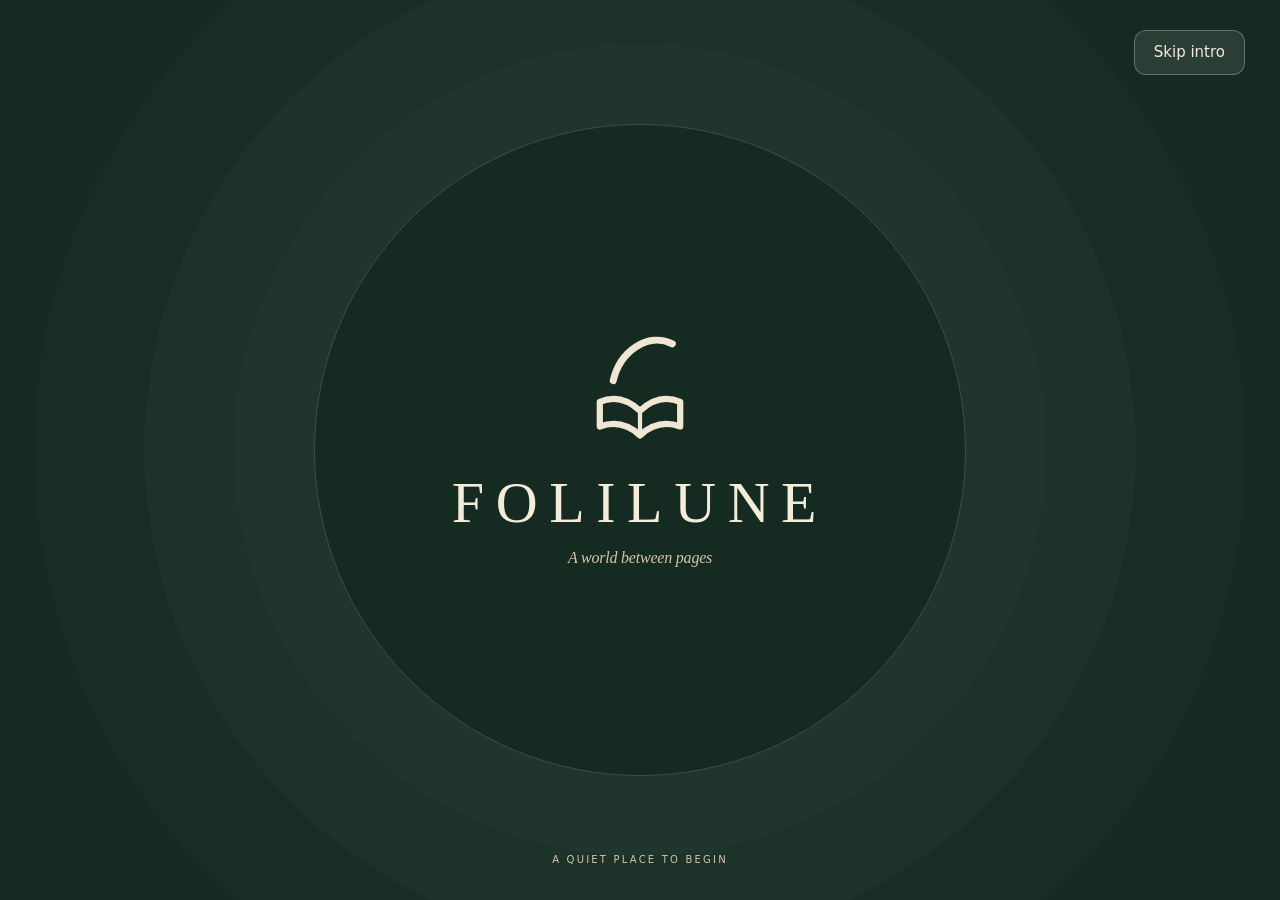
<file: prototypes/vnext-complete-experience-phase-e-v06.html>
<!doctype html>
<html lang="en" data-theme="paper"><head><meta charset="utf-8"/><meta name="viewport" content="width=device-width,initial-scale=1"/><meta name="theme-color" content="#F5F2EA"/><title>FOLILUNE · Modern Atelier vNext / Complete Experience v06</title>
<style>
:root{--canvas:#F5F2EA;--paper:#FFFCF5;--subtle:#EFECE3;--line:#D9D9CB;--ink:#26342E;--secondary:#516359;--moss:#365747;--sage:#E1E9DF;--brass:#94632C;--shadow:0 20px 65px #1e382721;--reader-paper:#faf7ed;--reader-ink:#25372d;--soft-white:#fffbf4;--accent:#eddfc6;--hover:#e6ebe1}
html[data-theme=night]{color-scheme:dark;--canvas:#101A18;--paper:#1B2925;--subtle:#26352E;--line:#34483F;--ink:#F3F1E9;--secondary:#C3CEC6;--moss:#A9C6B1;--sage:#273E34;--brass:#DCBA87;--shadow:0 22px 65px #0005;--reader-paper:#222e29;--reader-ink:#eee9da;--soft-white:#1b2925;--accent:#32453c;--hover:#30483c}
*{box-sizing:border-box}html,body{margin:0;min-height:100%;width:100%}body{font:15px/1.55 system-ui,-apple-system,'Segoe UI',sans-serif;background:var(--canvas);color:var(--ink);-webkit-font-smoothing:antialiased;letter-spacing:-.018em}button,input,select{font:inherit;color:inherit}button{cursor:pointer}button:disabled{opacity:.35;cursor:not-allowed}button:focus-visible,input:focus-visible,select:focus-visible{outline:3px solid var(--brass);outline-offset:3px}svg{display:block}h1,h2,h3,h4,p{margin-top:0}h1,h2,h3,h4{font-family:Georgia,'Times New Roman',serif;line-height:1.1;letter-spacing:-.045em;font-weight:400}em{font-weight:400}.icon{width:21px;height:21px;fill:none;stroke:currentColor;stroke-width:1.8;stroke-linecap:round;stroke-linejoin:round;flex:none}.eyebrow,.smallcaps{font-weight:750;font-size:10px;letter-spacing:.2em;text-transform:uppercase;color:var(--brass)}.smallcaps{font-size:9px}.muted{color:var(--secondary)}.btn{border-radius:13px;padding:12px 18px;min-height:48px;border:1px solid var(--line);display:inline-flex;justify-content:center;align-items:center;gap:9px;background:var(--paper);font-size:13px;font-weight:700;white-space:normal;text-align:center}.btn:hover{background:var(--hover)}.btn.primary{background:var(--moss);border-color:var(--moss);color:var(--paper)}html[data-theme=night] .btn.primary{color:#17241e}.btn.light{background:#f7f2e7;border-color:#f7f2e7;color:#273c32}.btn.light:hover{background:#e7e1d0}.icon-button{width:45px;height:45px;min-width:45px;border:1px solid var(--line);border-radius:13px;background:var(--paper);display:grid;place-items:center}.icon-button:hover,.icon-button.active{background:var(--sage)}.icon-button.marked{color:var(--brass)}.icon-button .icon{width:19px;height:19px}.shell{max-width:1750px;min-height:100dvh;margin:0 auto;display:grid;grid-template-columns:238px minmax(0,1fr);background:var(--canvas);box-shadow:0 0 0 1px #7c876020}.sidebar{background:var(--paper);border-right:1px solid var(--line);padding:29px 18px 20px;display:flex;flex-direction:column;min-height:100vh;position:sticky;top:0;height:100dvh;z-index:25}.brand{border:0;background:transparent;padding:0 6px;display:flex;text-align:left;align-items:center;gap:12px;margin:1px 0 70px}.brand-emblem{display:grid;place-items:center;width:48px;height:48px;background:var(--moss);color:var(--paper);border-radius:14px;flex:none}.brand-emblem .logo-mark{width:35px;height:35px}.brand-title{display:block;font:400 23px/1 Georgia,serif;letter-spacing:.125em;white-space:nowrap}.brand-sub{display:block;font:9px/1.4 system-ui,sans-serif;letter-spacing:.16em;margin-top:7px;color:var(--secondary);white-space:nowrap}.side-label{padding:0 17px 14px;color:var(--brass);font-size:9px;font-weight:800;letter-spacing:.20em}.side-links{display:flex;flex-direction:column;gap:5px}.side-item{min-height:48px;display:flex;align-items:center;gap:13px;padding:11px 14px;text-align:left;background:transparent;border:0;border-radius:12px;font-size:13px;color:var(--secondary);position:relative}.side-item.selected,.side-item:hover{background:var(--sage);color:var(--ink)}.side-item.selected{font-weight:730}.side-item .icon{width:19px;height:19px}.side-item span{flex:1}.side-item i{width:4px;height:19px;border-radius:10px;background:var(--moss)}.side-bottom{margin-top:auto}.side-passage{padding:24px 12px 16px;border-top:1px solid var(--line)}.side-passage span{font-size:10px;letter-spacing:.13em;color:var(--brass);font-weight:800}.side-passage p{font:italic 15px/1.55 Georgia,serif;margin:11px 0 0;color:var(--secondary)}.side-footer{background:transparent;border:0;border-top:1px solid var(--line);display:flex;align-items:center;gap:9px;min-height:60px;width:100%;padding:16px 10px;font-size:12px;font-weight:650;text-align:left}.side-footer span{flex:1}.side-footer .icon{width:17px}.main-col{min-width:0;display:flex;flex-direction:column;max-height:100dvh;min-height:100dvh}.topbar{background:var(--paper);border-bottom:1px solid var(--line);height:80px;flex:none;display:flex;justify-content:space-between;align-items:center;padding:0 clamp(22px,3.5vw,60px);gap:20px;position:relative;z-index:9}.top-left,.top-right,.breadcrumb{display:flex;align-items:center;gap:12px}.breadcrumb{font-size:12px;color:var(--secondary)}.breadcrumb .icon{width:14px;height:14px;opacity:.6}.breadcrumb strong{color:var(--ink);font-weight:650}.top-right{gap:9px}.design-tag{font-size:10px;letter-spacing:.14em;font-weight:800;color:var(--brass);padding-right:13px}.avatar{width:37px;height:37px;border-radius:50%;background:var(--sage);color:var(--moss);border:1px solid var(--line);font:22px Georgia,serif;display:grid;place-items:center}.main-scroll{overflow-y:auto;flex:1;min-height:0;scrollbar-color:#a7afa39c transparent}.screen-container{padding:42px clamp(22px,3.7vw,64px) 65px;max-width:1500px;margin:auto;min-height:100%}.footnote{height:39px;background:var(--paper);border-top:1px solid var(--line);display:flex;align-items:center;justify-content:space-between;gap:12px;padding:0 clamp(22px,3.5vw,60px);color:var(--secondary);font-size:9px;letter-spacing:.05em;flex:none}.dot{display:inline-block;width:6px;height:6px;border-radius:50%;background:var(--moss);margin-right:7px}.mobile-nav{display:none}
.home-intro{display:flex;justify-content:space-between;align-items:flex-end;gap:30px;margin-bottom:29px}.home-intro h1{font-size:clamp(42px,4.15vw,68px);line-height:1.08;letter-spacing:-.065em;margin:12px 0 14px;max-width:750px}.home-intro h1 em{font-style:italic;color:var(--moss)}.home-intro p{font-size:14px;color:var(--secondary);line-height:1.7;margin-bottom:0}.date-note{text-align:right;min-width:200px;padding-bottom:13px}.date-note span{display:block;color:var(--brass);font-size:10px;letter-spacing:.14em;font-weight:800}.date-note strong{font:italic 16px Georgia,serif;display:block;margin-top:10px}.hero-home{display:grid;grid-template-columns:minmax(0,1.05fr) minmax(0,.95fr);background:#29473a;min-height:347px;border-radius:25px;overflow:hidden;color:#f3ecdc;position:relative;box-shadow:var(--shadow)}.hero-home:before{content:'';position:absolute;top:0;bottom:0;left:0;right:0;background:radial-gradient(circle at 20% 60%,#73927f2d,transparent 55%);pointer-events:none}.hero-copy{z-index:2;position:relative;padding:38px clamp(30px,3vw,53px) 30px;display:flex;flex-direction:column;align-items:flex-start}.hero-copy .eyebrow{color:#d4bd91}.hero-flourish{font:12px/1 Georgia,serif;letter-spacing:.23em;margin:23px 0 7px;color:#cdbb97}.hero-copy h2{font-size:clamp(39px,3.4vw,59px);line-height:1.04;margin:0 0 16px;letter-spacing:-.055em}.hero-copy h2 em{color:#e7cea1;font-style:italic}.hero-copy p{max-width:360px;line-height:1.68;color:#d4dfd6;font-size:13px;margin-bottom:18px}.hero-buttons{display:flex;gap:12px;align-items:center;flex-wrap:wrap}.hero-more{background:transparent;border:0;min-height:48px;color:#f6eddb;font-weight:650;font-size:12px;display:inline-flex;gap:6px;align-items:center;padding:8px}.hero-more:hover{text-decoration:underline}.hero-more .icon{width:16px;height:16px}.hero-signature{font-size:9px;font-weight:800;letter-spacing:.14em;color:#e6d9c1aa;margin-top:auto;padding-top:25px}.hero-signature i{display:inline-block;width:4px;height:4px;background:#d5c7aa;border-radius:50%;margin:0 7px 2px}.hero-image{position:relative;min-width:0;overflow:hidden;background:#1d3b31}.hero-image .art{position:absolute;inset:0;height:100%;min-height:0;overflow:hidden}.hero-image .world{width:100%;height:100%;object-fit:cover}.hero-image .motto{display:none}.hero-overlay-tag{position:absolute;right:18px;bottom:15px;background:#122e25c4;border:1px solid #ffffff32;border-radius:50px;padding:7px 13px;font-size:10px;letter-spacing:.04em;color:#faf0dd}.hero-image .moon{animation:moonbreath 7s ease-in-out infinite;transform-origin:70% 26%}.hero-image .book-leaf{animation:bookbreathe 6s ease-in-out infinite;transform-origin:50% 88%}.hero-image .little-stars{animation:stars 5s ease-in-out infinite}@keyframes moonbreath{50%{opacity:.78;transform:scale(1.018)}}@keyframes bookbreathe{50%{transform:rotate(1deg)}}@keyframes stars{50%{opacity:.43}}.home-grid{display:grid;grid-template-columns:minmax(0,1fr) minmax(275px,.37fr);gap:24px;margin-top:35px}.section-heading{display:flex;justify-content:space-between;align-items:flex-end;gap:14px;margin-bottom:18px}.section-heading h3{font-size:26px;margin:7px 0 0}.section-link{color:var(--moss);background:none;border:0;min-height:44px;padding:0 3px;display:flex;gap:8px;align-items:center;font-size:12px;font-weight:750}.section-link .icon{width:17px}.continue-row{display:grid;grid-template-columns:repeat(2,minmax(0,1fr));gap:14px}.continue-card{display:flex;gap:17px;min-width:0;align-items:center;text-align:left;border-radius:20px;border:1px solid var(--line);background:var(--paper);padding:14px;min-height:180px;transition:transform .22s,box-shadow .22s}.continue-card:hover,.library-book:hover,.shelf-book:hover{transform:translateY(-3px);box-shadow:var(--shadow)}.continue-card .cover{width:99px;height:144px;min-width:99px}.continue-meta{flex:1;min-width:0;display:flex;flex-direction:column;align-items:flex-start}.continue-meta>strong{font:20px/1.17 Georgia,serif;margin:8px 0 5px;letter-spacing:-.035em}.continue-meta>small{color:var(--secondary);font-size:11px}.progress-line{width:100%;height:4px;background:var(--sage);border-radius:20px;margin-top:18px;overflow:hidden}.progress-line i{display:block;height:100%;background:var(--moss);border-radius:20px}.continue-foot{font-size:11px;color:var(--secondary);margin-top:8px;display:flex;justify-content:space-between;align-items:center;width:100%}.continue-foot b{color:var(--moss)}.continue-foot .icon{width:17px}.shelves-head{margin-top:36px}.shelf-row{display:grid;grid-template-columns:repeat(3,minmax(0,1fr));gap:15px}.shelf-book{border:0;background:transparent;padding:0;text-align:left;min-width:0;border-radius:12px;transition:.2s}.shelf-book>.cover{width:100%;height:178px}.shelf-book>strong{display:block;font:17px/1.2 Georgia,serif;margin-top:13px;letter-spacing:-.02em;white-space:nowrap;text-overflow:ellipsis;overflow:hidden}.shelf-book>small{font-size:11px;color:var(--secondary)}.home-aside{border:1px solid var(--line);border-radius:22px;background:var(--paper);padding:29px 21px 17px;align-self:start}.aside-title{padding:0 6px 12px}.aside-title span{font-size:10px;letter-spacing:.15em;color:var(--brass);font-weight:800}.aside-title h3{font-size:28px;margin:14px 0}.aside-title p{font-size:12px;line-height:1.65;color:var(--secondary)}.space{display:flex;width:100%;align-items:center;gap:12px;min-height:75px;background:transparent;text-align:left;border:0;border-top:1px solid var(--line);padding:12px 5px}.space>.icon{width:21px;color:var(--moss)}.space>span{flex:1;min-width:0}.space strong{display:block;font:18px Georgia,serif}.space small{display:block;font-size:10px;line-height:1.5;color:var(--secondary);margin-top:5px}.space>.icon:last-child{width:16px}.aside-ornament{border-radius:15px;background:var(--sage);min-height:127px;padding:18px;margin-top:18px;display:flex;align-items:center;gap:16px}.aside-ornament span{font:49px Georgia,serif;color:var(--brass);opacity:.8}.aside-ornament p{font:italic 18px/1.45 Georgia,serif;margin:0}
.cover{position:relative;display:flex;flex-direction:column;justify-content:flex-end;align-items:center;overflow:hidden;isolation:isolate;background:linear-gradient(150deg,#b8b797,#385846);box-shadow:4px 8px 18px #192b1c23;border-radius:9px;color:#f8efdb;padding:14px;text-align:center;min-height:0;transition:filter .18s}.cover:before{position:absolute;inset:0 auto 0 0;width:7px;background:#16251b26;content:'';z-index:3}.cover-art{position:absolute;inset:0;width:100%;height:100%;z-index:-1;opacity:.85}.cover-light{position:absolute;inset:0;background:linear-gradient(180deg,transparent 8%,#172c2775 56%,#152b22df 100%);z-index:-1}.cover-top{font-size:7px;letter-spacing:.17em;font-weight:700;opacity:.9;margin:0 auto auto}.cover strong{font:italic 20px/1.06 Georgia,serif;letter-spacing:-.05em;text-wrap:balance;max-width:100%;text-shadow:0 1px 5px #0003}.cover small{font-size:8px;letter-spacing:.05em;opacity:.85;margin-top:11px}.cover-pip{font:12px Georgia,serif;margin-top:8px;opacity:.72}.cover-hours{background:#a4967d}.cover-midnight{background:#293e4c}.cover-lantern{background:#a97870}.cover-still{background:#7b9181}.cover-sea{background:#47767f}.cover-glass{background:#6d7c79}.cover-small strong{font-size:16px}.cover-small .cover-top{font-size:6px}.cover-small small{font-size:7px}
.page-header{display:flex;justify-content:space-between;gap:25px;align-items:center}.page-header h1{font-size:clamp(46px,5vw,80px);margin:12px 0 14px}.page-header p{color:var(--secondary);max-width:620px}.gold-dot{color:var(--brass)}.library-header-illustration{width:250px;height:145px;flex:none;opacity:.75}.library-header-illustration svg{width:100%;height:100%}.library-rail{display:flex;justify-content:space-between;align-items:center;gap:14px;margin:28px 0 17px}.library-search{border-radius:14px;background:var(--paper);border:1px solid var(--line);padding:0 15px;display:flex;gap:12px;align-items:center;max-width:640px;width:100%;height:53px}.library-search .icon{width:20px;color:var(--secondary)}.library-search input{background:none;border:0;outline:none;flex:1;min-width:0;font-size:13px}.library-search:focus-within{outline:2px solid var(--moss)}.library-search span{font-size:10px;color:var(--secondary);border:1px solid var(--line);padding:2px 4px;border-radius:4px}.library-tools{display:flex;justify-content:space-between;align-items:center;gap:15px;padding:17px 0;border-bottom:1px solid var(--line)}.filter-pills{display:flex;flex-wrap:wrap;gap:8px}.pill{border:1px solid var(--line);border-radius:30px;min-height:40px;padding:9px 16px;background:var(--paper);font-size:12px;font-weight:650}.pill:hover{background:var(--sage)}.pill.active{background:var(--moss);color:var(--paper);border-color:var(--moss)}html[data-theme=night] .pill.active{color:#1d2920}.library-sort{display:flex;align-items:center;gap:10px}.library-sort label{font-size:12px;color:var(--secondary)}.library-sort select{border:1px solid var(--line);border-radius:11px;padding:10px 12px;background:var(--paper);min-height:42px}.layout-toggle{display:flex;border:1px solid var(--line);border-radius:11px;overflow:hidden}.layout-toggle button{width:39px;height:42px;display:grid;place-items:center;background:var(--paper);border:0}.layout-toggle button.active{background:var(--sage)}.layout-toggle button .icon{width:18px}.library-count{margin:23px 0 20px;font-size:12px;color:var(--secondary)}.library-count strong{color:var(--ink)}.book-list.grid-layout{display:grid;grid-template-columns:repeat(5,minmax(0,1fr));gap:23px 19px}.library-book{min-width:0;text-align:left;padding:0;background:transparent;border:0;transition:.2s;border-radius:12px}.library-book>.cover{width:100%;height:244px}.library-book-text{display:flex;flex-direction:column;margin-top:12px;min-width:0}.book-kind{font-size:9px;text-transform:uppercase;letter-spacing:.08em;color:var(--brass);font-weight:770}.library-book-text strong{font:19px/1.25 Georgia,serif;margin-top:5px;letter-spacing:-.03em;overflow-wrap:anywhere}.library-book-text small{font-size:11px;color:var(--secondary);margin-top:5px}.library-book-foot{color:var(--moss);font-size:10px;font-weight:750;margin-top:9px;display:flex;gap:8px;align-items:center}.library-book-foot .icon{width:15px}.book-list.list-layout{display:flex;flex-direction:column;gap:9px}.list-layout .library-book{display:flex;align-items:center;gap:20px;background:var(--paper);border:1px solid var(--line);border-radius:15px;padding:10px}.list-layout .cover{width:62px;height:83px;min-width:62px}.list-layout .cover strong{font-size:10px}.list-layout .cover-top,.list-layout .cover small,.list-layout .cover-pip{display:none}.list-layout .library-book-text{margin:0}.list-layout .library-book-foot{margin-top:5px}.library-empty{padding:70px 20px;text-align:center;background:var(--paper);border:1px dashed var(--line);border-radius:24px}.library-empty>.icon{width:35px;height:35px;color:var(--brass);margin:0 auto 20px}.library-empty h3{font-size:32px}.library-empty p{font-size:13px;color:var(--secondary)}.library-disclaimer{display:flex;align-items:flex-start;gap:12px;border:1px solid var(--line);border-radius:13px;padding:15px 17px;font-size:11px;color:var(--secondary);margin-top:40px;background:var(--paper)}.library-disclaimer .icon{width:17px;height:17px;color:var(--moss)}
.reading-page{padding:0 0 16px;min-height:100%}.screen-container:has(.reading-page){padding:0 0 17px}.reader-navbar{min-height:83px;display:flex;align-items:center;justify-content:space-between;gap:16px;padding:14px clamp(20px,3vw,52px);border-bottom:1px solid var(--line);background:var(--paper);position:relative;z-index:5}.back-link{border:0;background:none;display:flex;align-items:center;gap:9px;font-size:12px;font-weight:700;min-height:44px;color:var(--secondary)}.back-link:hover{color:var(--moss)}.back-link .icon{width:16px}.reader-titleline{text-align:center;min-width:0}.reader-titleline strong{display:block;font:20px/1.2 Georgia,serif;white-space:nowrap;overflow:hidden;text-overflow:ellipsis}.reader-titleline small{font-size:10px;color:var(--secondary)}.reader-actions{display:flex;gap:7px}.reader-actions .icon-button{width:41px;height:41px;min-width:41px}.reading-layout{display:grid;grid-template-columns:minmax(30px,1fr) minmax(0,690px) minmax(30px,1fr);padding:22px clamp(12px,2vw,45px);min-height:660px;background:var(--subtle)}.reading-margin,.reading-side{display:flex;justify-content:space-between;align-items:center;flex-direction:column;color:var(--brass);padding:29px 0}.vertical-label{writing-mode:vertical-rl;transform:rotate(180deg);letter-spacing:.18em;font-size:9px;font-weight:800}.margin-star{font:30px Georgia,serif}.reading-side>span{writing-mode:vertical-rl;font-size:9px;letter-spacing:.15em;font-weight:750}.side-dots{display:flex;gap:8px;flex-direction:column}.side-dots i{width:4px;height:4px;border-radius:50%;background:var(--brass);opacity:.7}.paper-page{padding:62px clamp(29px,5vw,92px) 55px;background:var(--reader-paper);color:var(--reader-ink);box-shadow:0 18px 65px #172c2218;border:1px solid var(--line);border-radius:3px}.page-overline{text-align:center;font-size:9px;letter-spacing:.22em;color:var(--secondary);font-weight:750}.page-rule{display:flex;align-items:center;gap:14px;justify-content:center;margin:21px auto 35px;width:100%;color:var(--brass)}.page-rule:after,.page-rule:before{content:'';height:1px;flex:1;background:var(--line)}.chapter-id{font-size:10px;font-weight:800;letter-spacing:.19em;color:var(--brass);margin:0 0 20px;text-align:center}.paper-page h1{font-size:clamp(40px,4vw,61px);text-align:center;margin:0 0 22px}.chapter-lead{font:italic 19px/1.65 Georgia,serif;text-align:center;color:var(--secondary);margin:0 0 36px}.prose-body{font:var(--prose-size)/var(--prose-leading) Georgia,'Times New Roman',serif;letter-spacing:0}.prose-body p{margin:0 0 1.2em;text-align:justify;hyphens:auto}.drop-cap{float:left;font-size:3.1em;line-height:.8;margin:5px 9px 0 0;color:var(--brass)}.reader-ending{text-align:center;margin-top:48px;color:var(--brass);display:flex;align-items:center;flex-direction:column;gap:9px;font-size:9px;letter-spacing:.16em;font-weight:700}.reader-ending i{font:24px Georgia,serif}.reader-bottom{padding:13px 23px;display:flex;align-items:center;justify-content:space-between;gap:15px;background:var(--paper);border-top:1px solid var(--line)}.reader-bottom button{display:flex;align-items:center;gap:9px;min-height:42px;background:transparent;border:0;font-weight:710;font-size:12px}.reader-bottom .icon{width:17px}.reader-bottom>span{font-size:11px;color:var(--secondary)}.reader-panel-backdrop{position:fixed;inset:0;z-index:79;background:#0003}.reader-panel{position:fixed;z-index:80;right:0;top:0;bottom:0;width:min(400px,92vw);box-shadow:var(--shadow);background:var(--paper);padding:24px 27px;overflow-y:auto}.reader-panel-head{display:flex;justify-content:space-between;align-items:center;margin-bottom:38px}.reader-panel h3{font-size:31px;margin-bottom:14px}.reader-panel p{font-size:13px;line-height:1.7;color:var(--secondary);margin-bottom:29px}.toc-row{display:flex;align-items:center;gap:16px;width:100%;background:transparent;border:0;border-bottom:1px solid var(--line);text-align:left;min-height:62px;padding:12px 7px}.toc-row span{font-size:11px;color:var(--brass);font-weight:770}.toc-row strong{font:18px Georgia,serif;flex:1}.toc-row.active{background:var(--sage)}.toc-row .icon{width:16px}.setting-label{display:block;margin-top:24px;font-size:11px;letter-spacing:.14em;text-transform:uppercase;color:var(--brass);font-weight:800;margin-bottom:10px}.adjust{display:flex;justify-content:space-between;align-items:center;padding:8px;border:1px solid var(--line);border-radius:13px}.adjust button{border:0;background:var(--sage);border-radius:10px;min-width:44px;height:44px}.adjust strong{font-family:Georgia,serif;font-size:20px}.theme-switch{display:flex;gap:10px}.theme-switch button{border-radius:13px;background:var(--subtle);border:1px solid var(--line);padding:12px;min-height:45px;flex:1}.theme-switch button.active{background:var(--sage);border-color:var(--moss);font-weight:800}.subtle-full{width:100%;margin-top:35px}.saved-item{display:flex;gap:10px;align-items:center;padding:13px 0;border-bottom:1px solid var(--line);font-size:12px}.saved-item .icon{width:17px;color:var(--brass)}.empty-panel{border:1px dashed var(--line);background:var(--subtle);padding:27px;border-radius:15px;font-size:12px;color:var(--secondary)}
.comic-page{padding:0 clamp(0px,2vw,20px)}.screen-container:has(.comic-page){padding:0 0 20px}.comic-top{padding:22px clamp(19px,3vw,52px);border-bottom:1px solid var(--line);display:flex;gap:30px;justify-content:space-between;align-items:center;background:var(--paper)}.comic-top>div{text-align:center}.comic-top h2{font-size:31px;margin:5px 0 0}.comic-display{background:#1b2f29;min-height:620px;display:grid;grid-template-columns:minmax(0,1.3fr) minmax(230px,.47fr);color:#f3eddf}.comic-art-wrap{display:flex;flex-direction:column;justify-content:center;align-items:center;min-width:0;gap:15px;padding:32px 24px;background:radial-gradient(circle at 30% 20%,#4c766358,#10281f)}.comic-art{width:100%;max-width:720px;max-height:540px;height:auto;box-shadow:0 26px 65px #0007;border:10px solid #f6e7c9}.comic-panel-caption{font:italic 13px Georgia,serif;color:#d1d8c7}.comic-notes{display:flex;flex-direction:column;align-items:flex-start;justify-content:center;padding:45px clamp(23px,4vw,70px);background:linear-gradient(145deg,#234438,#182c26)}.comic-notes .eyebrow{color:#d4bd91}.comic-notes h3{font-size:39px;line-height:1.17;margin:20px 0}.comic-notes p{font-size:13px;line-height:1.7;color:#c4d2c9}.comic-pages{margin-top:28px;display:flex;align-items:baseline;gap:18px}.comic-pages>span{color:#c6ad81;letter-spacing:.18em;font-size:11px}.comic-pages strong{font:46px Georgia,serif}.comic-pages small{font-size:15px;color:#8ba99b}.comic-nav{display:flex;gap:10px;margin-top:20px}.comic-nav button{background:transparent;border:1px solid #70867b;border-radius:13px;min-width:50px;min-height:50px;display:grid;place-items:center;color:#f7edd9}.comic-nav button:hover{background:#ffffff22}.comic-bottom{display:flex;align-items:center;gap:10px;color:var(--secondary);font-size:11px;padding:20px 35px}.comic-bottom .icon{width:17px;color:var(--moss)}
.study-header{display:flex;justify-content:space-between;align-items:flex-end;gap:20px;margin-bottom:25px}.study-header h1{font-size:clamp(44px,4.3vw,65px);margin:11px 0}.study-header h1 em{color:var(--moss)}.study-header p{color:var(--secondary);font-size:13px}.study-workspace{display:grid;grid-template-columns:minmax(0,1fr);gap:19px;align-items:start}.study-workspace.with-notes{grid-template-columns:minmax(0,1.45fr) minmax(250px,.55fr)}.study-document{background:var(--reader-paper);padding:clamp(35px,5.1vw,75px);box-shadow:var(--shadow);border:1px solid var(--line);border-radius:16px;min-height:640px}.study-paper-top{display:flex;justify-content:space-between;gap:10px;font-size:9px;letter-spacing:.15em;color:var(--brass);font-weight:770}.study-document h2{font-size:clamp(38px,4vw,55px);margin:48px 0 8px}.study-author{color:var(--secondary);font:italic 17px Georgia,serif}.study-rule{color:var(--brass);margin:23px 0;text-align:center}.study-document>p:not(.study-author){font:18px/1.85 Georgia,serif}.study-document h3{font-size:26px;margin:35px 0 14px}.study-document blockquote{font:italic 23px/1.4 Georgia,serif;border-left:3px solid var(--brass);padding-left:18px;margin:35px 0}.study-end{text-align:center;margin-top:40px;color:var(--brass);font-size:10px;letter-spacing:.12em}.study-notes{border-radius:17px;padding:25px 20px;background:var(--paper);border:1px solid var(--line)}.notes-title{display:flex;justify-content:space-between;align-items:center}.study-notes h3{font-size:29px;margin:15px 0}.study-notes .muted{font-size:12px;line-height:1.6}.fake-note{background:var(--subtle);border-radius:13px;padding:17px 18px;margin:15px 0}.fake-note span{font-size:9px;letter-spacing:.18em;font-weight:800;color:var(--brass)}.fake-note p{font:italic 15px/1.6 Georgia,serif;margin:11px 0 0}.fake-note.accent{background:var(--sage)}.pale-btn{width:100%;margin-top:13px}.settings-page h1{font-size:60px;margin:14px 0}.settings-page>p{color:var(--secondary);max-width:640px}.setting-cards{display:grid;grid-template-columns:repeat(3,minmax(0,1fr));gap:16px;margin-top:35px}.setting-card{padding:26px;border-radius:19px;background:var(--paper);border:1px solid var(--line);min-height:270px}.setting-card>span{font-size:9px;letter-spacing:.16em;color:var(--brass);font-weight:800}.setting-card h3{font-size:27px;margin:20px 0 11px}.setting-card p{font-size:12px;color:var(--secondary);line-height:1.7}.setting-card .btn{margin-top:17px}
#toast{position:fixed;right:24px;bottom:58px;z-index:90;background:#263c32;color:#f7f1e6;min-width:270px;max-width:460px;padding:15px 19px;border-radius:13px;opacity:0;transform:translateY(12px);pointer-events:none;transition:.2s;box-shadow:var(--shadow);font-size:12px}#toast.show{opacity:1;transform:none}.overlay-scrim{position:fixed;inset:0;background:#0a1b16b9;display:grid;place-items:center;z-index:100;padding:20px}.guide-dialog{width:min(500px,95vw);border:1px solid var(--line);border-radius:28px;background:var(--paper);padding:35px;box-shadow:var(--shadow)}.guide-dialog h2{font-size:37px;margin:12px 0}.guide-dialog p{font-size:14px;line-height:1.7;color:var(--secondary)}.guide-symbol{width:75px;height:75px;display:grid;place-items:center;background:var(--moss);border-radius:22px;color:var(--paper);margin:18px 0}.guide-symbol svg{width:55px;height:55px}.guide-steps{display:flex;gap:6px;margin:30px 0}.guide-steps i{width:8px;height:8px;background:var(--line);border-radius:10px}.guide-steps i.active{background:var(--brass);width:30px}.guide-buttons,.guide-buttons>div{display:flex;justify-content:space-between;align-items:center;gap:9px}
@media(max-width:1450px){.book-list.grid-layout{grid-template-columns:repeat(4,minmax(0,1fr))}.home-grid{grid-template-columns:minmax(0,1fr) 290px}.continue-card .cover{width:82px;min-width:82px;height:126px}.continue-card{gap:12px}.continue-meta>strong{font-size:17px}.hero-copy{padding:32px}.hero-copy h2{font-size:45px}}
@media(max-width:1140px){.shell{grid-template-columns:84px minmax(0,1fr)}.sidebar{padding:26px 11px 17px}.brand{justify-content:center;padding:0;margin-bottom:55px}.brand>span:last-child,.side-label,.side-item span,.side-item i,.side-passage,.side-footer span,.side-footer>.icon:last-child{display:none}.side-item{justify-content:center;padding:12px;min-height:54px}.side-item .icon{width:23px;height:23px}.side-footer{justify-content:center}.home-grid{grid-template-columns:1fr}.home-aside{display:grid;grid-template-columns:repeat(3,minmax(0,1fr));gap:12px;align-items:center;padding:18px}.aside-title{grid-column:1/-1}.aside-title h3{font-size:23px}.aside-title p{margin-bottom:0}.space{border:1px solid var(--line);border-radius:13px;padding:12px}.space>.icon:last-child{display:none}.aside-ornament{display:none}.book-list.grid-layout{grid-template-columns:repeat(4,minmax(0,1fr))}.design-tag{display:none}.comic-display{grid-template-columns:minmax(0,1fr) 245px}.comic-notes{padding:23px}.comic-notes h3{font-size:30px}.study-workspace.with-notes{grid-template-columns:minmax(0,1.2fr) minmax(230px,.6fr)}}
@media(max-width:860px){.shell{display:flex;flex-direction:column}.sidebar{height:auto;min-height:0;position:static;border-right:0;border-bottom:1px solid var(--line);padding:8px 16px;flex-direction:row;align-items:center;gap:12px;z-index:12}.sidebar .brand{display:none}.sidebar .side-links{flex:1;display:flex;flex-direction:row;justify-content:space-around;gap:0}.side-item{min-height:48px;gap:7px;flex-direction:column;justify-content:center;flex:1;padding:3px}.side-item .icon{width:20px;height:20px}.sidebar .side-footer,.sidebar .side-bottom{display:none}.main-col{max-height:none;min-height:calc(100dvh - 65px);height:auto}.topbar{height:66px;padding:0 19px}.main-scroll{overflow:visible}.screen-container{padding:28px 23px 55px}.footnote{padding:0 22px}.home-intro{align-items:flex-start}.home-intro h1{font-size:49px}.date-note{display:none}.hero-home{min-height:320px}.hero-copy h2{font-size:43px}.book-list.grid-layout{grid-template-columns:repeat(3,minmax(0,1fr))}.library-book>.cover{height:219px}.reading-layout{grid-template-columns:22px minmax(0,1fr) 22px;padding:15px 10px}.paper-page{padding:45px 58px}.reading-side,.reading-margin{padding:18px 0}.comic-display{grid-template-columns:1fr}.comic-art-wrap{padding:23px}.comic-art{max-width:500px}.comic-notes{padding:23px;display:grid;grid-template-columns:1fr auto;column-gap:30px}.comic-notes h3,.comic-notes p{grid-column:1}.comic-notes h3{font-size:29px;margin:6px 0}.comic-pages{grid-column:2;grid-row:2/4}.comic-nav{grid-column:2;grid-row:4}.comic-bottom{padding:16px 24px}.study-workspace.with-notes{grid-template-columns:1fr}.study-notes{max-width:none}.study-document{min-height:0}.setting-cards{grid-template-columns:1fr 1fr}}
@media(max-width:600px){.sidebar{order:2;position:fixed;bottom:0;left:0;right:0;height:62px;min-height:0;background:var(--paper);border-top:1px solid var(--line);border-bottom:0;padding:5px 4px;z-index:45;box-shadow:0 -7px 25px #142b2014}.sidebar .side-links{width:100%}.sidebar .side-item{font-size:0}.main-col{order:1;padding-bottom:62px}.topbar{height:62px}.breadcrumb>span,.breadcrumb>.icon{display:none}.topbar .design-tag{display:none}.top-right{gap:6px}.top-right .icon-button{width:40px;height:40px;min-width:40px}.topbar .avatar{display:none}.screen-container{padding:23px 17px 55px}.footnote{height:auto;padding:9px 17px}.footnote span:nth-child(2),.footnote span:nth-child(3){display:none}.home-intro h1{font-size:38px}.home-intro p{font-size:12px}.hero-home{grid-template-columns:1fr}.hero-copy{padding:27px 26px 24px;min-height:360px}.hero-copy h2{font-size:43px}.hero-copy p{font-size:12px}.hero-image{min-height:175px}.hero-image .art{min-height:175px}.home-grid{gap:20px}.continue-row{grid-template-columns:1fr}.continue-card .cover{width:85px;min-width:85px;height:120px}.continue-card{min-height:140px}.shelf-row{gap:10px}.shelf-book>.cover{height:135px}.shelf-book .cover strong{font-size:13px}.shelf-book>strong{font-size:13px}.shelf-book>small{font-size:10px}.home-aside{grid-template-columns:1fr}.space{min-height:58px}.space>.icon:last-child{display:block}.page-header h1{font-size:54px}.library-header-illustration{display:none}.library-rail{align-items:stretch}.library-rail .btn{padding:9px;min-width:49px;font-size:0;gap:0}.library-rail .btn .icon{width:22px}.library-tools{align-items:flex-start;flex-direction:column}.library-sort{width:100%;justify-content:flex-end}.filter-pills{gap:6px}.pill{padding:7px 11px;font-size:11px;min-height:39px}.book-list.grid-layout{grid-template-columns:repeat(2,minmax(0,1fr));gap:20px 13px}.library-book>.cover{height:205px}.library-book-text strong{font-size:16px}.library-count span{display:none}.reading-page .reader-navbar{flex-wrap:wrap;gap:8px;padding:12px 15px}.reader-navbar .reader-titleline{order:3;width:100%;text-align:left}.reader-titleline strong{font-size:16px}.reader-actions{margin-left:auto}.reader-actions .icon-button{width:37px;height:37px;min-width:37px}.reader-navbar .back-link{min-width:70px}.reading-layout{grid-template-columns:minmax(0,1fr);padding:0;min-height:unset}.paper-page{grid-column:1;width:100%}.reading-margin,.reading-side{display:none}.paper-page{border:0;box-shadow:none;border-radius:0;padding:39px 23px}.prose-body p{text-align:left;hyphens:none}.paper-page h1{font-size:38px}.chapter-lead{font-size:17px}.reader-bottom{padding:12px 14px}.reader-bottom>span{font-size:10px}.comic-top{padding:15px;gap:5px}.comic-top h2{font-size:22px}.comic-top .eyebrow{font-size:8px}.comic-top .icon-button{width:40px;height:40px;min-width:40px}.comic-art-wrap{padding:14px}.comic-art{border-width:5px}.comic-notes{display:block}.comic-notes h3{font-size:29px}.comic-nav{margin-bottom:4px}.study-header{display:block}.study-header h1{font-size:42px}.study-header .btn{margin-top:12px}.study-document{padding:29px 22px}.study-paper-top{font-size:8px}.study-document h2{font-size:36px;margin-top:30px}.study-document>p:not(.study-author){font-size:16px}.study-document blockquote{font-size:19px}.settings-page h1{font-size:42px}.setting-cards{grid-template-columns:1fr}.setting-card{min-height:0}.guide-dialog{padding:24px}.guide-dialog h2{font-size:28px}.guide-buttons{flex-wrap:wrap}.guide-buttons .btn{padding:9px 12px}}
@media(prefers-reduced-motion:reduce){*,*:before,*:after{animation:none!important;transition:none!important;scroll-behavior:auto!important}}

/* FOLILUNE vNext / Phase D — connected support-space design layer. */
:root{--d-control:49px;--d-card-radius:20px}
.page-heading{display:flex;justify-content:space-between;gap:24px;align-items:flex-end;margin-bottom:26px}.page-heading h1{font:400 clamp(42px,4.5vw,71px)/1.03 Georgia,serif;letter-spacing:-.06em;margin:13px 0 14px}.page-heading h1 em{color:var(--moss)}.page-heading p{max-width:650px;color:var(--secondary);font-size:13px;line-height:1.75;margin:0}.page-kicker{font-size:10px;letter-spacing:.2em;font-weight:780;color:var(--brass)}.page-actions{display:flex;gap:9px;align-items:center;flex-wrap:wrap}.d-muted{color:var(--secondary)}
.d-feature-grid{display:grid;grid-template-columns:repeat(3,minmax(0,1fr));gap:15px}.d-card{position:relative;background:var(--paper);border:1px solid var(--line);border-radius:var(--d-card-radius);padding:23px;min-width:0}.d-card-title{font:400 25px/1.12 Georgia,serif;letter-spacing:-.045em;margin:13px 0 8px}.d-card-copy{color:var(--secondary);font-size:12px;line-height:1.7}.d-link-card{display:flex;flex-direction:column;gap:7px;text-align:left;min-height:180px;transition:transform .18s,box-shadow .18s}.d-link-card:hover{box-shadow:var(--shadow);transform:translateY(-2px);border-color:var(--moss)}.d-link-card .icon{color:var(--moss);width:24px;height:24px}.d-link-card .d-card-icon{height:41px;width:41px;background:var(--sage);border-radius:13px;display:grid;place-items:center}.d-link-card>.icon:last-child{position:absolute;right:21px;top:26px;width:18px;height:18px;color:var(--secondary)}.d-page-divider{display:flex;align-items:center;gap:14px;margin:34px 0 17px}.d-page-divider h2{font:400 26px Georgia,serif;margin:0;letter-spacing:-.045em}.d-page-divider:after{content:'';flex:1;height:1px;background:var(--line)}
.d-hero-panel{background:linear-gradient(125deg,#284938,#426651);color:#f3ebdd;min-height:210px;border-radius:25px;position:relative;isolation:isolate;overflow:hidden;display:grid;grid-template-columns:minmax(0,1.3fr) minmax(180px,.7fr);align-items:center;margin:0 0 26px}.d-hero-panel:after{content:'';position:absolute;inset:-80px -20px -140px auto;width:360px;border:1px solid #ffffff33;border-radius:50%;box-shadow:0 0 0 39px #fff1,0 0 0 90px #fff1,0 0 0 170px #fff1;z-index:-1}.d-hero-panel .d-hero-copy{padding:30px clamp(25px,3.5vw,55px)}.d-hero-panel h2{font:400 clamp(30px,3vw,46px)/1.07 Georgia,serif;letter-spacing:-.055em;margin:10px 0}.d-hero-panel p{max-width:400px;font-size:13px;color:#e0eadd;line-height:1.7}.d-hero-panel .d-glyph{display:grid;place-items:center;color:#eddbb7}.d-hero-panel .d-glyph svg{width:170px;height:170px;filter:drop-shadow(0 12px 25px #06221744)}
.d-searchbox{height:64px;border:1px solid var(--line);border-radius:18px;display:flex;gap:13px;align-items:center;background:var(--paper);padding:0 19px;box-shadow:0 6px 28px #15251a0a}.d-searchbox:focus-within{outline:2px solid var(--moss)}.d-searchbox>.icon{color:var(--moss);height:23px;width:23px}.d-searchbox input{background:transparent;border:0;outline:0;min-width:0;flex:1;font-size:16px}.d-searchbox small{color:var(--secondary);font-size:11px}.d-chipbar{display:flex;flex-wrap:wrap;gap:8px;align-items:center;margin:17px 0 23px}.d-pill{min-height:42px;border-radius:24px;border:1px solid var(--line);background:var(--paper);padding:9px 16px;color:var(--secondary);font-size:12px;font-weight:680}.d-pill.active{background:var(--moss);border-color:var(--moss);color:var(--paper)}html[data-theme=night] .d-pill.active{color:#16271e}.d-results{display:grid;gap:12px}.d-result{border:1px solid var(--line);border-radius:17px;padding:14px 18px;background:var(--paper);text-align:left;display:flex;align-items:center;gap:14px;width:100%;min-height:78px}.d-result:hover{border-color:var(--moss);background:var(--subtle)}.d-result .icon{color:var(--moss)}.d-result-copy{display:flex;flex-direction:column;gap:4px;flex:1;min-width:0}.d-result-copy strong{font:20px Georgia,serif;letter-spacing:-.035em;overflow:hidden;text-overflow:ellipsis}.d-result-copy small{color:var(--secondary);font-size:11px;line-height:1.55}.d-result .d-thumb{height:65px;width:48px;min-width:48px}.d-result .d-thumb .cover{height:100%;padding:5px;border-radius:5px}.d-result .d-thumb .cover .cover-top,.d-result .d-thumb .cover small,.d-result .d-thumb .cover .cover-pip{display:none}.d-result .d-thumb .cover strong{font-size:9px}.d-result .d-result-arrow{color:var(--secondary)}
.d-collection-layout{display:grid;grid-template-columns:repeat(3,minmax(0,1fr));gap:17px}.d-collection{border:1px solid var(--line);background:var(--paper);border-radius:22px;overflow:hidden;text-align:left;padding:0;min-width:0;transition:transform .2s,border-color .2s}.d-collection:hover{transform:translateY(-3px);border-color:var(--moss)}.d-collection-art{height:180px;display:flex;gap:9px;align-items:flex-end;justify-content:center;padding:28px 22px 0;overflow:hidden;position:relative;background:linear-gradient(130deg,#2c4c3d,#819b80)}.d-collection-art:before{position:absolute;content:'';width:200px;height:200px;border-radius:50%;border:1px solid #fff4;top:-130px;right:-25px;box-shadow:0 0 0 38px #fff1,0 0 0 80px #fff1}.d-collection-art[data-tone=rose]{background:linear-gradient(125deg,#724f54,#d5ab96)}.d-collection-art[data-tone=blue]{background:linear-gradient(135deg,#314a63,#8899a5)}.d-collection-art .cover{width:83px;min-width:0;height:135px;transform:rotate(-7deg) translateY(8px);box-shadow:0 8px 12px #0004}.d-collection-art .cover:nth-child(2){transform:rotate(5deg) translateY(-4px)}.d-collection-art .cover:nth-child(3){transform:rotate(11deg) translateY(17px)}.d-collection-art .cover strong{font-size:10px}.d-collection-art .cover .cover-top,.d-collection-art .cover small{display:none}.d-collection-info{display:block;padding:20px 22px}.d-collection-info span{font-size:10px;text-transform:uppercase;letter-spacing:.15em;color:var(--brass);font-weight:730}.d-collection-info strong{display:block;font:400 25px Georgia,serif;letter-spacing:-.045em;margin:6px 0}.d-collection-info small{display:block;line-height:1.6;color:var(--secondary);font-size:12px}.d-detail-head{display:flex;align-items:center;justify-content:space-between;gap:15px;margin-bottom:18px}.d-detail-head .btn{white-space:normal}.d-book-row{display:grid;grid-template-columns:repeat(4,minmax(0,1fr));gap:15px}.d-book-item{background:var(--paper);border:1px solid var(--line);padding:12px;border-radius:17px;min-width:0;display:flex;flex-direction:column;gap:10px}.d-book-item .cover{width:100%;height:180px}.d-book-item strong{font:18px Georgia,serif}.d-book-item small{font-size:11px;color:var(--secondary)}.d-book-item .btn{min-height:42px;font-size:11px;margin-top:auto}
.d-stat-row{display:grid;grid-template-columns:repeat(3,minmax(0,1fr));gap:14px}.d-stat{padding:23px;border:1px solid var(--line);background:var(--paper);border-radius:18px}.d-stat strong{font:400 42px Georgia,serif;display:block}.d-stat span{font-size:12px;color:var(--secondary)}.d-note-layout{display:grid;grid-template-columns:minmax(0,1fr) 280px;gap:18px}.d-note-grid{display:grid;gap:14px}.d-note{padding:25px;border:1px solid var(--line);border-radius:20px;background:var(--paper)}.d-note-top{display:flex;gap:12px;justify-content:space-between;align-items:center}.d-note-top span{font-size:10px;font-weight:750;letter-spacing:.13em;color:var(--brass);text-transform:uppercase}.d-note p{font:italic 19px/1.5 Georgia,serif;max-width:680px;margin:17px 0}.d-note footer{border-top:1px solid var(--line);padding-top:13px;font-size:11px;color:var(--secondary);display:flex;justify-content:space-between;align-items:center;gap:10px}.d-note-aside{border-radius:19px;padding:23px;color:#eff1e4;background:linear-gradient(150deg,#253d30,#3c6550);align-self:start;position:sticky;top:18px}.d-note-aside h3{font:27px Georgia,serif;margin:11px 0}.d-note-aside p{font-size:12px;color:#dbdfd3}.d-note-aside .btn{background:#f4eee0;color:#263b30;border-color:transparent}
.d-empty{padding:55px 25px;border:1px dashed var(--line);border-radius:20px;min-height:240px;background:var(--paper);text-align:center;display:flex;flex-direction:column;align-items:center;justify-content:center}.d-empty .icon{width:35px;height:35px;color:var(--moss)}.d-empty h3{font:32px Georgia,serif;letter-spacing:-.05em;margin:17px 0 8px}.d-empty p{font-size:13px;color:var(--secondary);max-width:440px;line-height:1.7}.d-empty .btn{margin-top:10px}
.d-settings-layout{display:grid;grid-template-columns:235px minmax(0,1fr);gap:19px;align-items:start}.d-settings-menu{border-radius:18px;background:var(--paper);padding:14px;border:1px solid var(--line);position:sticky;top:10px;display:grid;gap:5px}.d-settings-menu button{min-height:48px;display:flex;gap:12px;align-items:center;text-align:left;padding:9px 13px;border:0;background:transparent;border-radius:12px;font-weight:660;font-size:12px}.d-settings-menu button.active,.d-settings-menu button:hover{background:var(--sage)}.d-settings-menu .icon{width:19px;height:19px;color:var(--moss)}.d-settings-menu button span{flex:1}.d-settings-content{border-radius:21px;border:1px solid var(--line);background:var(--paper);padding:clamp(21px,3.1vw,40px);min-width:0}.d-settings-content h2{font:34px Georgia,serif;margin:5px 0 9px}.d-settings-content>p{color:var(--secondary);font-size:13px;line-height:1.65;margin-bottom:25px}.d-setting-row{border-top:1px solid var(--line);padding:20px 0;display:flex;gap:17px;align-items:center;justify-content:space-between}.d-setting-row strong{font-size:13px}.d-setting-row p{font-size:11px;line-height:1.6;color:var(--secondary);margin:5px 0 0;max-width:430px}.d-setting-row .btn{min-width:110px}.d-theme-choices{display:grid;grid-template-columns:repeat(2,minmax(0,1fr));gap:12px;margin-bottom:23px}.d-theme-button{border-radius:16px;padding:12px;background:var(--paper);border:1px solid var(--line);min-width:0;text-align:left}.d-theme-button.active{outline:2px solid var(--moss);outline-offset:1px}.d-theme-preview{display:block;height:93px;border-radius:11px;padding:16px;position:relative;overflow:hidden}.d-theme-preview:before{content:'';display:block;height:9px;width:53%;background:currentColor;opacity:.28;border-radius:10px;box-shadow:0 18px 0 -1px currentColor,0 36px 0 -1px currentColor}.d-theme-button strong{display:block;padding:12px 3px 2px;font-size:12px}.d-theme-preview.paper{background:#f4f0e5;color:#26342e}.d-theme-preview.night{background:#1b2925;color:#f3f1e9}.d-adjuster{display:flex;gap:10px;align-items:center}.d-adjuster .btn{min-width:43px;min-height:43px;padding:6px}.d-adjuster span{min-width:44px;text-align:center;font:18px Georgia,serif}.d-select{min-height:46px;border:1px solid var(--line);background:var(--paper);border-radius:12px;padding:0 14px;min-width:160px}.d-toggle{width:51px;height:31px;border-radius:20px;background:var(--line);border:0;padding:4px;display:inline-flex;align-items:center;transition:background .2s;flex:none}.d-toggle:after{content:'';height:23px;width:23px;border-radius:50%;background:var(--paper);box-shadow:0 1px 4px #0002;transition:transform .2s}.d-toggle[aria-checked=true]{background:var(--moss)}.d-toggle[aria-checked=true]:after{transform:translateX(20px)}.d-sample-line{font:20px/1.7 Georgia,serif;margin-top:10px;padding:20px 24px;border-radius:14px;background:var(--reader-paper);color:var(--reader-ink);border:1px solid var(--line)}.d-status-line{font-size:11px;color:var(--secondary);margin-top:15px;display:flex;align-items:center;gap:9px}.d-status-line .icon{width:16px;height:16px;color:var(--moss)}
.d-qa-gallery{display:grid;grid-template-columns:repeat(3,minmax(0,1fr));gap:12px}.d-qa-tile{min-height:155px;padding:19px;border:1px solid var(--line);border-radius:17px;background:var(--paper);text-align:left}.d-qa-tile.active{outline:2px solid var(--moss)}.d-qa-tile>.icon{color:var(--moss);width:24px;height:24px}.d-qa-tile strong{display:block;font:21px Georgia,serif;margin:9px 0 4px}.d-qa-tile small{font-size:11px;color:var(--secondary)}.d-skeleton{display:grid;gap:13px;padding:22px 18px;border:1px solid var(--line);border-radius:14px;background:var(--paper)}.d-skeleton i{height:14px;border-radius:7px;width:85%;background:linear-gradient(90deg,var(--subtle),var(--sage),var(--subtle));background-size:200% 100%;animation:d-shimmer 2s linear infinite}.d-skeleton i:nth-child(2){width:67%}.d-skeleton i:nth-child(3){width:48%}@keyframes d-shimmer{to{background-position-x:-200%}}
.d-help-grid{display:grid;grid-template-columns:minmax(0,1fr) 295px;gap:20px}.d-help-list{display:grid;gap:12px}.d-help-list details{background:var(--paper);border:1px solid var(--line);border-radius:14px;padding:0 19px}.d-help-list summary{display:flex;justify-content:space-between;align-items:center;gap:12px;min-height:64px;cursor:pointer;font-size:13px;font-weight:690;list-style:none}.d-help-list summary::-webkit-details-marker{display:none}.d-help-list summary::after{content:'+';font:25px Georgia,serif;color:var(--moss)}.d-help-list details[open] summary::after{content:'−'}.d-help-list details p{font-size:12px;line-height:1.8;color:var(--secondary);padding:0 0 17px}.d-help-aside{align-self:start;background:var(--sage);padding:27px;border-radius:20px}.d-help-aside h3{font:27px Georgia,serif;margin:10px 0}.d-help-aside p{color:var(--secondary);font-size:12px}.d-shortcut{display:flex;align-items:center;justify-content:space-between;border-top:1px solid var(--line);padding:13px 0;gap:12px;font-size:12px}.d-shortcut kbd{font-family:inherit;border:1px solid var(--line);background:var(--paper);padding:4px 8px;border-radius:7px;white-space:nowrap}
.d-dialog-back{position:fixed;inset:0;z-index:120;background:#061a13b9;display:flex;align-items:center;justify-content:center;padding:18px}.d-dialog{background:var(--paper);border:1px solid var(--line);border-radius:25px;max-width:490px;width:100%;padding:clamp(21px,4vw,35px);box-shadow:0 25px 85px #0004}.d-dialog h2{font:34px Georgia,serif;letter-spacing:-.05em;margin:12px 0}.d-dialog p{font-size:12px;color:var(--secondary);line-height:1.7}.d-label{font-size:12px;font-weight:760;display:block;margin:20px 0 9px}.d-field{width:100%;min-height:49px;background:var(--paper);border:1px solid var(--line);border-radius:13px;padding:12px 15px;outline-color:var(--moss);color:var(--ink)}textarea.d-field{min-height:122px;resize:vertical}.d-dialog-actions{display:flex;justify-content:flex-end;gap:8px;margin-top:24px}.d-error-text{font-size:12px;color:#a23e33;min-height:18px;margin-top:6px}.d-inline-banner{display:flex;gap:12px;align-items:start;padding:15px 20px;background:var(--sage);border:1px solid var(--line);border-radius:15px;font-size:12px;color:var(--secondary);margin:20px 0}.d-inline-banner .icon{color:var(--moss)}.d-danger{color:#9d423a!important}
html[data-contrast=high]{--line:#6b776a;--secondary:#334e3f}html[data-theme=night][data-contrast=high]{--secondary:#f2f1e8;--line:#9eada0}html[data-motion=reduce] *,html[data-motion=reduce] *::before,html[data-motion=reduce] *::after{animation:none!important;transition:none!important;scroll-behavior:auto!important}html[data-density=compact] .d-card{padding:16px}html[data-density=compact] .d-result{padding:9px 13px}html[data-density=compact] .d-collection-info{padding:14px}
.side-links{min-height:0;overflow-y:auto;scrollbar-width:none}.side-links::-webkit-scrollbar{display:none}.side-item.is-small-nav{display:none}.side-bottom{flex:none}.sidebar .brand{margin-bottom:38px}.side-item{min-height:45px}.d-side-heading{font-size:9px;letter-spacing:.18em;font-weight:800;color:var(--brass);margin:12px 13px 2px}.d-sidebar-space{margin-top:8px}.d-main-extras{display:flex;align-items:center;gap:6px}.d-top-section{font-size:9px;letter-spacing:.15em;color:var(--secondary)}.d-content-disclaimer{font-size:10px;color:var(--secondary);padding-top:19px}
@media(max-width:1450px){.d-feature-grid{grid-template-columns:repeat(2,minmax(0,1fr))}.d-collection-layout{grid-template-columns:repeat(2,minmax(0,1fr))}.d-settings-layout{grid-template-columns:205px minmax(0,1fr)}}
@media(max-width:1140px){.sidebar .brand{margin-bottom:33px}.side-item{min-height:48px}.d-side-heading{display:none}.d-settings-layout{grid-template-columns:180px minmax(0,1fr)}.d-note-layout{grid-template-columns:1fr}.d-note-aside{position:static}.d-qa-gallery{grid-template-columns:repeat(3,minmax(0,1fr))}}
@media(max-width:860px){.side-links{overflow:visible}.side-item.is-wide-nav{display:none}.side-item.is-small-nav{display:flex}.sidebar .brand{margin:0}.d-collection-layout{grid-template-columns:repeat(2,minmax(0,1fr))}.d-book-row{grid-template-columns:repeat(3,minmax(0,1fr))}.d-settings-layout{grid-template-columns:1fr}.d-settings-menu{position:static;display:flex;overflow:auto;white-space:nowrap;scrollbar-width:thin}.d-settings-menu button{flex:none}.d-help-grid{grid-template-columns:1fr}.d-feature-grid{grid-template-columns:repeat(2,minmax(0,1fr))}.d-hero-panel{min-height:190px}.d-hero-panel .d-glyph svg{width:120px;height:120px}}
@media(max-width:600px){.page-heading{align-items:flex-start;flex-direction:column;gap:13px;margin-bottom:19px}.page-heading h1{font-size:43px}.page-heading p{font-size:12px}.page-actions{width:100%}.page-actions .btn{flex:1}.d-feature-grid{grid-template-columns:1fr}.d-link-card{min-height:120px}.d-hero-panel{grid-template-columns:1fr;min-height:0}.d-hero-panel .d-hero-copy{padding:26px}.d-hero-panel .d-glyph{display:none}.d-collection-layout{grid-template-columns:1fr}.d-collection-art{height:170px}.d-result{padding:12px;gap:9px}.d-result-copy strong{font-size:18px}.d-result .d-thumb{width:39px;min-width:39px;height:56px}.d-searchbox{height:56px;padding:0 12px}.d-searchbox small{display:none}.d-stat-row{grid-template-columns:repeat(2,minmax(0,1fr))}.d-stat:nth-child(3){grid-column:1/-1}.d-book-row{grid-template-columns:repeat(2,minmax(0,1fr));gap:10px}.d-book-item{padding:9px}.d-book-item .cover{height:140px}.d-note{padding:19px}.d-note p{font-size:17px}.d-settings-content{padding:20px 17px}.d-settings-content h2{font-size:29px}.d-setting-row{align-items:flex-start;flex-direction:column}.d-theme-preview{height:76px}.d-qa-gallery{grid-template-columns:1fr}.d-qa-tile{min-height:95px}.d-dialog{border-radius:20px}.d-help-aside{padding:22px}.side-links .side-item.is-small-nav{flex:1}.d-top-section{display:none}}
@media(prefers-reduced-motion:reduce){.d-link-card,.d-collection{transition:none}.d-skeleton i{animation:none}}


/* PHASE E — bridge/visual polish: no native EPUB reading logic changed */
.e-skip-link{position:fixed;top:-90px;left:12px;z-index:12000;background:var(--paper);color:var(--ink);border:2px solid var(--moss);border-radius:12px;padding:10px 17px;font:600 14px system-ui;text-decoration:none}
.e-skip-link:focus{top:12px}
#eWelcome[hidden]{display:none!important}
#eWelcome{position:fixed;inset:0;z-index:10000;background:#F5F2EA;overflow:hidden;isolation:isolate;box-shadow:0 0 0 100vmax #F5F2EA}
#eWelcome iframe{border:0;display:block;width:100%;height:100%;background:#F5F2EA}
.e-replay{white-space:nowrap;border:1px solid var(--line);border-radius:100px;background:var(--paper);color:var(--ink);padding:9px 14px;display:inline-flex;align-items:center;gap:7px;font:600 12px/1.2 system-ui;cursor:pointer;min-height:44px;transition:background-color .16s ease, transform .16s ease}
.e-replay:hover{background:var(--subtle);transform:translateY(-1px)}
.e-replay .e-dot{width:7px;height:7px;background:var(--moss);border-radius:50%}
:where(button, a, input, select, textarea, [tabindex]):focus-visible{outline:3px solid #94632C;outline-offset:3px}
:where(input,textarea,select){accent-color:var(--moss)}
@media(prefers-reduced-motion:reduce){.e-replay{transition:none!important}.e-replay:hover{transform:none!important}}
@media(max-width:850px){.e-replay{padding:10px 12px;font-size:12px}.e-replay .e-label{display:none}}
@media(max-width:400px){.e-replay{min-width:44px;justify-content:center}}
@media(max-width:900px){
 .reader-actions .icon-button,.layout-toggle button,.avatar{min-width:44px;min-height:44px}
 .filter-pills .pill,.d-pill{min-height:44px}
 .top-right .icon-button{min-width:44px;min-height:44px}
}
</style></head><body><a class="e-skip-link" href="#app">Skip to reading world</a><div id="app"></div><div id="overlay"></div><div id="toast" aria-live="polite" role="status"></div><div id="eWelcome" hidden></div><script>
'use strict';
const MARK=`<svg viewBox="0 0 120 120" aria-hidden="true"><path d="M89 24C67 13 42 31 36 57" fill="none" stroke="currentColor" stroke-width="6.2" stroke-linecap="round"/><path d="M24 76Q43 68 60 84Q77 68 96 76V98Q76 91 60 106Q44 91 24 98Z" fill="none" stroke="currentColor" stroke-width="5.6" stroke-linejoin="round"/><path d="M60 84V105" fill="none" stroke="currentColor" stroke-width="3.8" stroke-linecap="round"/></svg>`;
const icons={moon:`<path d="M20.4 15.6A8 8 0 0 1 8.4 3.6 8.5 8.5 0 1 0 20.4 15.6Z"/>`,sun:`<circle cx="12" cy="12" r="4"/><path d="M12 2v2m0 16v2M2 12h2m16 0h2M4.9 4.9l1.4 1.4m11.4 11.4 1.4 1.4m0-14.2-1.4 1.4M6.3 17.7l-1.4 1.4"/>`,arrow:`<path d="M4 12h16m-6-6 6 6-6 6"/>`,back:`<path d="M20 12H4m6-6-6 6 6 6"/>`,book:`<path d="M12 6C8 4 5 4 2 5v14c4-1 7-1 10 1 3-2 6-2 10-1V5c-3-1-6-1-10 1zm0 0v14"/>`,spark:`<path d="M12 2l2.3 7.7L22 12l-7.7 2.3L12 22l-2.3-7.7L2 12l7.7-2.3L12 2Z"/>`,file:`<path d="M14 2H6a2 2 0 0 0-2 2v16a2 2 0 0 0 2 2h12a2 2 0 0 0 2-2V8zM14 2v6h6M8 14h8m-8 4h6"/>`,check:`<path d="m5 12 4 4L19 6"/>`,layers:`<path d="m12 3 9 6-9 6-9-6 9-6Zm-9 11 9 6 9-6M3 18l9 6 9-6"/>`,heart:`<path d="M20.8 4.6c-2-2-5.2-2-7.2 0L12 6.2l-1.6-1.6c-2-2-5.2-2-7.2 0-2 2-2 5.2 0 7.2L12 20.6l8.8-8.8c2-2 2-5.2 0-7.2Z"/>`,settings:`<path d="M4 7h16M4 17h16M9 4v6m6 4v6"/>`,library:`<path d="M4 3h4v18H4zM11 3h4v18h-4zM17 6h4v15h-4z"/>`,shield:`<path d="m12 2 9 4v6c0 6-4 9-9 10-5-1-9-4-9-10V6l9-4Z"/>`,plus:`<path d="M12 5v14M5 12h14"/>`};
Object.assign(icons,{
  search:'<circle cx="10.8" cy="10.8" r="6.4"/><path d="m16 16 5 5"/>',
  bookmark:'<path d="M5 4h14v18l-7-5-7 5V4Z"/>',
  grid:'<rect x="3" y="3" width="7" height="7" rx="1"/><rect x="14" y="3" width="7" height="7" rx="1"/><rect x="3" y="14" width="7" height="7" rx="1"/><rect x="14" y="14" width="7" height="7" rx="1"/>',
  list:'<path d="M10 6h11M10 12h11M10 18h11M3 6h2M3 12h2M3 18h2"/>',
  chevron:'<path d="m9 18 6-6-6-6"/>',
  x:'<path d="M5 5l14 14M19 5 5 19"/>',
  sliders:'<path d="M3 7h18M3 17h18M9 4v6m6 4v6"/>',
  menu:'<path d="M4 6h16M4 12h16M4 18h16"/>',
  clock:'<circle cx="12" cy="12" r="9"/><path d="M12 7v5l3 2"/>',
  arrowleft:'<path d="M20 12H4m6-6-6 6 6 6"/>',
  bookmarkfilled:'<path d="M5 4h14v18l-7-5-7 5V4Z" fill="currentColor"/>',
  filter:'<path d="M4 6h16M7 12h10M10 18h4"/>',
  dots:'<circle cx="5" cy="12" r="1"/><circle cx="12" cy="12" r="1"/><circle cx="19" cy="12" r="1"/>',
  type:'<path d="M4 6V4h16v2M12 4v16m-5 0h10"/>',
  panel:'<rect x="3" y="3" width="18" height="18" rx="2"/><path d="M9 3v18"/>',
  checkcircle:'<circle cx="12" cy="12" r="9"/><path d="m8 12 3 3 5-6"/>',
  rotate:'<path d="M3 12a9 9 0 1 1 3 7M3 18v-6h6"/>',
  sunmoon:'<path d="M20 15.5A8 8 0 0 1 8.5 4 8.5 8.5 0 1 0 20 15.5Z"/>',
  quote:'<path d="M9 10H4v7h6v-7H8l2-4m10 4h-5v7h6v-7h-2l2-4"/>',
  volume:'<path d="M3 9v6h4l5 4V5L7 9H3Zm13-1a6 6 0 0 1 0 8"/>',
  pencil:'<path d="m14 5 5 5M4 20l5-.8L21 7a3 3 0 0 0-4-4L5 15l-1 5Z"/>',
  zoom:'<circle cx="11" cy="11" r="7"/><path d="m17 17 5 5M11 8v6m-3-3h6"/>'
});
function ic(name,cls=''){return `<svg class="icon ${cls}" viewBox="0 0 24 24" aria-hidden="true">${icons[name]||icons.book}</svg>`}
const ART=`<div class="art" aria-hidden="true"><svg class="world" viewBox="0 0 700 680" preserveAspectRatio="xMidYMid slice"><defs><linearGradient id="sea" x1="0" y1="0" x2="1" y2="1"><stop stop-color="#466955"/><stop offset="1" stop-color="#18312a"/></linearGradient><radialGradient id="halo"><stop stop-color="#f7e7b8"/><stop offset=".8" stop-color="#f7e1ab"/><stop offset="1" stop-color="#f8e1a8" stop-opacity=".5"/></radialGradient><linearGradient id="page" x1="0" y1="0" x2="1" y2="1"><stop stop-color="#f7ebce"/><stop offset="1" stop-color="#e1c99c"/></linearGradient></defs><rect width="700" height="680" fill="url(#sea)"/><g class="little-stars" fill="#f2e1b1"><circle cx="91" cy="92" r="2"/><circle cx="191" cy="151" r="1.5"/><circle cx="548" cy="106" r="2"/><circle cx="606" cy="215" r="1.3"/><circle cx="330" cy="65" r="1.4"/><circle cx="90" cy="269" r="1.4"/><circle cx="463" cy="250" r="1.1"/><circle cx="633" cy="342" r="1.2"/></g><g class="moon"><circle cx="463" cy="205" r="116" fill="#f5dfa6" opacity=".08"/><circle cx="463" cy="205" r="91" fill="#f5dfa6" opacity=".11"/><circle cx="463" cy="205" r="66" fill="url(#halo)"/><circle cx="480" cy="195" r="65" fill="#3a5d4a" opacity=".29"/></g><path d="M0 408Q120 327 241 385T483 373T700 398V680H0Z" fill="#40654d" opacity=".60"/><path d="M0 477Q190 377 323 442T700 419V680H0Z" fill="#2d4f3f"/><path d="M0 536Q118 459 290 496T700 475V680H0Z" fill="#1e3f33"/><g opacity=".6" stroke="#d7bd8b" stroke-width="1.7" fill="none"><path d="M112 580q-12-76-51-129m51 129q19-44 9-92m25 92q29-61 75-83m-75 83q-16-53-8-102"/><path d="M588 572q23-81 74-109m-74 109q-5-62-35-91"/></g><g class="book-leaf"><path d="M138 536Q260 475 355 537Q454 475 575 536L566 610Q453 566 355 623Q260 568 146 610Z" fill="#f4e8cd" stroke="#c1a87d" stroke-width="4"/><path d="M355 535V623" stroke="#9e886b" stroke-width="3"/><path d="M170 546Q260 519 329 549m-151 15q81-24 151 3m49-18q76-30 167-3m-160 21q87-25 156-4" fill="none" stroke="#a79d86" stroke-width="2" opacity=".65"/></g><path d="M0 628Q174 584 363 628T700 613V680H0Z" fill="#152f28" opacity=".95"/></svg><div class="motto"><span>A little farther into the story.</span><span>FOLILUNE / EST. 2026</span></div></div>`;
const STORE='folilune_vnext_phasee_v06_core';
const BOOKS=[
 {id:'atlas',title:'The Atlas of Quiet Places',author:'Mira Ellery',kind:'Stories',genre:'Literary fiction',tag:'Currently reading',progress:42,cover:'atlas',year:'2026'},
 {id:'lantern',title:'The Lantern Passage',author:'Folilune Originals',kind:'Visual',genre:'Illustrated story',tag:'Visual',progress:15,cover:'lantern',year:'2026'},
 {id:'hours',title:'The Shape of Hours',author:'Ada Marlowe',kind:'Stories',genre:'Poetry & reflection',tag:'Saved for later',progress:0,cover:'hours',year:'2026'},
 {id:'midnight',title:'The Midnight Archive',author:'J. S. Rowan',kind:'Stories',genre:'Mystery',tag:'Saved for later',progress:0,cover:'midnight',year:'2026'},
 {id:'still',title:'A Field Guide to Stillness',author:'Studio Folilune',kind:'Study',genre:'Essays & ideas',tag:'Study',progress:30,cover:'still',year:'2026'},
 {id:'sea',title:'Where the Sea Begins',author:'Nora Vale',kind:'Stories',genre:'Short fiction',tag:'Saved for later',progress:0,cover:'sea',year:'2026'},
 {id:'glass',title:'Through Glass Gardens',author:'Folilune Originals',kind:'Visual',genre:'Graphic story',tag:'Visual',progress:0,cover:'glass',year:'2026'}
];
let state={screen:'home',theme:'paper',filter:'All',libraryLayout:'grid',sort:'recent',search:'',readerSize:19,lineHeight:1.72,readerChapter:0,readerPanel:'none',readerBook:'atlas',comicPage:0,studyPanel:true,bookmarks:[],welcomeSeen:true,navOpen:false,hasSearched:false};
try{const saved=JSON.parse(localStorage.getItem(STORE)||'null');if(saved&&typeof saved==='object')state={...state,...saved,screen:'home',readerPanel:'none'};}catch(e){}
let toastTimer=null;
function persist(){try{localStorage.setItem(STORE,JSON.stringify({theme:state.theme,filter:state.filter,libraryLayout:state.libraryLayout,sort:state.sort,readerSize:state.readerSize,lineHeight:state.lineHeight,readerChapter:state.readerChapter,readerBook:state.readerBook,comicPage:state.comicPage,bookmarks:state.bookmarks,welcomeSeen:state.welcomeSeen,studyPanel:state.studyPanel}))}catch(e){}}
function esc(s){return String(s??'').replace(/[&<>"']/g,m=>({'&':'&amp;','<':'&lt;','>':'&gt;','"':'&quot;',"'":'&#39;'}[m]));}
function notify(t){const n=document.getElementById('toast');n.textContent=t;n.classList.add('show');clearTimeout(toastTimer);toastTimer=setTimeout(()=>n.classList.remove('show'),3300);}
function setTheme(theme){state.theme=theme;document.documentElement.dataset.theme=theme;persist();render();}
function navigate(screen){state.screen=screen;state.readerPanel='none';state.navOpen=false;persist();render();document.querySelector('.main-scroll')?.scrollTo({top:0});}
function sampleBook(bookId){state.readerBook=bookId;state.readerChapter=0;const b=BOOKS.find(x=>x.id===bookId)||BOOKS[0];navigate(b.kind==='Visual'?'comic':b.kind==='Study'?'study':'story');}
function logo(){return `<svg class="logo-mark" viewBox="0 0 120 120" aria-hidden="true"><path d="M89 24C67 13 42 31 36 57" fill="none" stroke="currentColor" stroke-width="6.2" stroke-linecap="round"/><path d="M24 76Q43 68 60 84Q77 68 96 76V98Q76 91 60 106Q44 91 24 98Z" fill="none" stroke="currentColor" stroke-width="5.6" stroke-linejoin="round"/><path d="M60 84V105" stroke="currentColor" stroke-width="3.8" stroke-linecap="round"/></svg>`}
function coverArt(style){const art={
 atlas:`<path d="M0 116Q56 61 134 115T320 117V400H0Z" fill="#415f4b"/><circle cx="242" cy="83" r="33" fill="#ebdfae"/><path d="M34 274Q118 200 180 270Q247 211 289 250" fill="none" stroke="#d8c69d" stroke-width="2"/><path d="M0 329Q157 239 320 333V400H0Z" fill="#203a30"/>`,
 lantern:`<circle cx="220" cy="98" r="70" fill="#dca68b" opacity=".28"/><path d="M86 400V170Q86 135 120 135h85q35 0 35 35v230" fill="#a46b5d"/><rect x="133" y="182" width="61" height="122" rx="27" fill="#f9ddab"/><path d="M80 370Q164 285 251 360l69 40H0Z" fill="#4e5160"/>`,
 hours:`<circle cx="160" cy="188" r="100" fill="none" stroke="#e4dac4" stroke-width="2"/><path d="M160 188l72-86M160 188l-36 47" stroke="#e4dac4" stroke-width="5"/><path d="M0 325Q145 250 320 319v81H0Z" fill="#7a7a69" opacity=".55"/>`,
 midnight:`<circle cx="238" cy="94" r="40" fill="#f1dbaa"/><path d="M36 400V80h193v320" fill="#344654"/><rect x="78" y="132" width="95" height="141" rx="4" fill="#a2b8b4"/><path d="M96 273v-86h59v86m-60-41h59" stroke="#284851" stroke-width="8" fill="none"/><path d="M0 352L320 299v101H0Z" fill="#202f3d"/>`,
 still:`<path d="M154 402Q155 201 226 84" fill="none" stroke="#f3ebd1" stroke-width="5"/><path d="M176 245Q85 156 95 102Q172 132 176 245M175 235Q242 125 303 153Q249 238 175 235" fill="#e1dac3" opacity=".62"/><path d="M0 332Q135 275 320 320V400H0Z" fill="#495f55"/>`,
 sea:`<circle cx="206" cy="125" r="55" fill="#e7d2ae" opacity=".88"/><path d="M0 273Q60 243 126 267T263 265T320 262V400H0Z" fill="#315d65"/><path d="M0 309Q87 269 159 313T320 301V400H0Z" fill="#284c57"/><path d="M24 333l52-20M186 344l65-19" stroke="#aec3b5" stroke-width="2"/>`,
 glass:`<path d="M46 400V100h230v300M46 170h230M46 251h230M123 100v300M199 100v300" stroke="#e5dccf" stroke-width="4" fill="none" opacity=".6"/><circle cx="165" cy="214" r="76" fill="#e8d0bc" opacity=".2"/><path d="M130 400Q80 290 161 242Q232 291 183 400" fill="#75917f"/>`
};return `<svg class="cover-art" viewBox="0 0 320 400" preserveAspectRatio="xMidYMid slice" aria-hidden="true"><rect width="320" height="400" fill="transparent"/>${art[style]||art.atlas}</svg>`}
function bookCover(b,size=''){return `<span class="cover cover-${b.cover} ${size}">${coverArt(b.cover)}<span class="cover-light"></span><span class="cover-top">FOLILUNE · ORIGINALS</span><strong>${esc(b.title)}</strong><small>${esc(b.author)}</small><span class="cover-pip">✦</span></span>`}
function shell(){const {screen}=state;const nav=[['home','home','Home','always'],['library','library','Library','always'],['search','search','Search','always'],['saved','bookmark','Saved','always'],['more','grid','More','small'],['collections','library','Collections','wide'],['notes','pencil','Notes','wide'],['story','book','Story Reader','wide'],['comic','layers','Visual Reader','wide'],['study','file','Study Space','wide']];const reading=['story','comic','study'].includes(screen);return `<div class="shell ${reading?'in-reader':''}"><aside class="sidebar ${state.navOpen?'open':''}" aria-label="Primary"><button class="brand" data-action="home" aria-label="FOLILUNE home"><span class="brand-emblem">${logo()}</span><span><span class="brand-title">FOLILUNE</span><span class="brand-sub">A WORLD BETWEEN PAGES</span></span></button><div class="side-label">YOUR READING WORLD</div><nav class="side-links">${nav.map(([k,ico,label,type])=>`<button class="side-item ${type==='wide'?'is-wide-nav':type==='small'?'is-small-nav':''} ${screen===k?'selected':''}" data-action="${k}" title="${esc(label)}" aria-label="${esc(label)}" ${screen===k?'aria-current="page"':''}>${ic(ico)}<span>${label}</span>${screen===k?'<i></i>':''}</button>`).join('')}</nav><div class="side-bottom"><div class="side-passage"><span>✦ &nbsp; A SMALL THOUGHT</span><p>Between the pages, find a place to return to yourself.</p></div><button class="side-footer" data-action="settings">${ic('sliders')}<span>Appearance & guide</span>${ic('chevron')}</button></div></aside><div class="main-col"><header class="topbar"><div class="top-left"><button class="icon-button mobile-nav" data-action="toggle-nav" aria-label="Open navigation">${ic('menu')}</button><div class="breadcrumb"><span>FOLILUNE</span>${ic('chevron')}<strong>${screen==='home'?'Your desk':screen==='library'?'The Library':screen==='story'?'Story Reader':screen==='comic'?'Visual Reader':screen==='study'?'Study Space':({search:'Search',collections:'Collections',saved:'Saved places',notes:'Notes & highlights',settings:'Settings',help:'Help',states:'Interface states',more:'More spaces'}[screen]||'Settings')}</strong></div></div><div class="top-right"><span class="design-tag">EXPERIENCE PREVIEW · v06</span><button class="icon-button" data-action="search-open" aria-label="Search sample books" title="Search">${ic('search')}</button><button class="icon-button" data-action="theme" aria-label="Toggle paper and night" title="Toggle appearance">${ic(state.theme==='night'?'sun':'moon')}</button><button class="avatar" data-action="settings" aria-label="Appearance and demo settings">F</button></div></header><div class="main-scroll" id="mainScroll"><main class="screen-container" id="mainContent">${screens[screen]?.()||homeScreen()}</main></div><footer class="footnote"><span><b class="dot"></b> VISUAL DESIGN PREVIEW · SAMPLE CONTENT ONLY</span><span>Modern Atelier vNext · No cloud or account needed</span><span>Phase D / 2026</span></footer></div></div>`}
const quotes=[
 'Some doors do not open into rooms. They open into the small, unguarded places inside us—places we might otherwise walk past without noticing.',
 'On the first morning of winter, Mira found the map beneath a stack of letters. There was no legend, no compass, only a drawing of a shoreline she had never seen and a sentence written in unfamiliar ink.',
 'She read it aloud once, softly. Outside, the trees answered with the patient sound of leaves turning.',
 'The journey began at the edge of a town that had forgotten its own name. Every window glowed with a different memory, and the roads curved toward something unnamed.',
 'Mira folded the map in half, then in half again. It was the sort of choice that looked small from the outside and felt enormous from within.',
 'Beyond the last stone bridge, she heard the river. Its surface carried a handful of amber leaves toward a country she could not yet imagine.',
 'She thought of all the stories she had left unfinished. Perhaps an ending was only a door that another story could walk through.'
];
function homeScreen(){return `<div class="home-page"><div class="home-intro"><div><span class="eyebrow">A SPACE FOR EVERY KIND OF READER</span><h1>Every story deserves <em>room to unfold.</em></h1><p>Open a familiar page, discover another world, or simply stay here a little longer.</p></div><div class="date-note"><span>EST. FOR QUIET MOMENTS</span><strong>✶ &nbsp; Read at your own rhythm</strong></div></div><section class="hero-home"><div class="hero-copy"><span class="eyebrow">YOUR READING JOURNEY · SAMPLE</span><div class="hero-flourish">✦ — CHAPTER II</div><h2>A world of quiet<br/><em>possibilities.</em></h2><p>Pick up where the words last held you. Some stories are worth returning to.</p><div class="hero-buttons"><button class="btn light" data-action="open-atlas">Continue the story ${ic('arrow')}</button><button class="hero-more" data-action="library">Explore your library ${ic('chevron')}</button></div><span class="hero-signature">✦ &nbsp; THE ATLAS OF QUIET PLACES <i></i> 42% READ (DEMO)</span></div><div class="hero-image">${ART}<span class="hero-overlay-tag">An original FOLILUNE world</span></div></section><div class="home-grid"><section class="home-primary"><div class="section-heading"><div><span class="eyebrow">PICK UP A THREAD</span><h3>Your reading desk</h3></div><button class="section-link" data-action="library">View all books ${ic('arrow')}</button></div><div class="continue-row">${[BOOKS[0],BOOKS[4]].map((b,i)=>`<button class="continue-card" data-book="${b.id}">${bookCover(b,'cover-small')}<span class="continue-meta"><span class="smallcaps">${i?'STUDY SPACE':'CONTINUE READING'}</span><strong>${esc(b.title)}</strong><small>${esc(b.author)}</small><span class="progress-line"><i style="width:${b.progress}%"></i></span><span class="continue-foot">${b.progress}% complete <b>${ic('arrow')}</b></span></span></button>`).join('')}</div><div class="section-heading shelves-head"><div><span class="eyebrow">COLLECTED WITH CARE</span><h3>Stories for every mood</h3></div></div><div class="shelf-row">${[BOOKS[2],BOOKS[3],BOOKS[5]].map(b=>`<button class="shelf-book" data-book="${b.id}">${bookCover(b)}<strong>${esc(b.title)}</strong><small>${esc(b.genre)}</small></button>`).join('')}</div></section><aside class="home-aside"><div class="aside-title"><span>✦ &nbsp; THE READING ROOM</span><h3>Three ways to get lost.</h3><p>Different forms of storytelling, one calm place to explore them.</p></div><button class="space" data-action="story">${ic('book')}<span><strong>Stories</strong><small>Long-form, poetry, little escapes</small></span>${ic('arrow')}</button><button class="space" data-action="comic">${ic('layers')}<span><strong>Visual worlds</strong><small>Artwork first, page by page</small></span>${ic('arrow')}</button><button class="space" data-action="study">${ic('file')}<span><strong>Study & ideas</strong><small>Read with room to reflect</small></span>${ic('arrow')}</button><div class="aside-ornament"><span>✷</span><p>Make every page<br/>a place to begin again.</p></div></aside></div></div>`}
function filterBooks(){let list=BOOKS.filter(b=>(state.filter==='All'||b.kind===state.filter)&&(!state.search||`${b.title} ${b.author} ${b.genre}`.toLowerCase().includes(state.search.toLowerCase())));if(state.sort==='title')list=list.slice().sort((a,b)=>a.title.localeCompare(b.title));return list;}
function libraryScreen(){const list=filterBooks();return `<div class="library-page"><div class="page-header"><div><span class="eyebrow">YOUR PRIVATE WORLD OF STORIES</span><h1>The Library<span class="gold-dot">.</span></h1><p>A curated home for every story, image and idea you choose to keep.</p></div><div class="library-header-illustration" aria-hidden="true"><svg viewBox="0 0 240 170"><circle cx="155" cy="63" r="42" fill="#dfd2aa" opacity=".45"/><path d="M25 145V61l43 7v77M74 145V36l41 7v102M122 145V50l42-4v99M173 145V71l42-7v81" fill="#7b9480" stroke="#5c705f" stroke-width="3"/><path d="M0 145h240" stroke="#9c835a" stroke-width="8"/><path d="M38 87h20M85 66h20M183 89h20" stroke="#d9d2bd" stroke-width="4"/></svg></div></div><div class="library-rail"><div class="library-search">${ic('search')}<input id="librarySearch" aria-label="Search demo library" placeholder="Find a story, author or idea…" value="${esc(state.search)}" autocomplete="off"/><span>⌘ K</span></div><button class="btn" data-action="import-info">${ic('plus')} Add a book</button></div><div class="library-tools"><div class="filter-pills" role="group" aria-label="Filter sample books">${['All','Stories','Visual','Study'].map(v=>`<button class="pill ${state.filter===v?'active':''}" data-filter="${v}" aria-pressed="${state.filter===v}">${v==='All'?'All books':v}</button>`).join('')}</div><div class="library-sort"><label for="sortBooks">Sort</label><select id="sortBooks" aria-label="Sort books"><option value="recent" ${state.sort==='recent'?'selected':''}>Curated</option><option value="title" ${state.sort==='title'?'selected':''}>Title A–Z</option></select><span class="layout-toggle" role="group" aria-label="Library layout"><button data-layout="grid" class="${state.libraryLayout==='grid'?'active':''}" aria-label="Grid view" aria-pressed="${state.libraryLayout==='grid'}">${ic('grid')}</button><button data-layout="list" class="${state.libraryLayout==='list'?'active':''}" aria-label="List view" aria-pressed="${state.libraryLayout==='list'}">${ic('list')}</button></span></div></div><div class="library-count"><strong>${list.length}</strong> illustrated sample titles <span>· &nbsp; Demo catalog for visual review</span></div>${list.length?`<div class="book-list ${state.libraryLayout==='list'?'list-layout':'grid-layout'}">${list.map(b=>`<button class="library-book" data-book="${b.id}">${bookCover(b)}<span class="library-book-text"><span class="book-kind">${esc(b.kind)} / ${esc(b.genre)}</span><strong>${esc(b.title)}</strong><small>${esc(b.author)}</small><span class="library-book-foot">${b.progress?`${b.progress}% · Sample progress`:'Explore sample'} ${ic('arrow')}</span></span></button>`).join('')}</div>`:`<div class="library-empty">${ic('search')}<h3>No stories found</h3><p>Try another title or choose a different category.</p><button class="btn" data-action="clear-filters">Clear filters</button></div>`}<div class="library-disclaimer">${ic('shield')} Your own books are not loaded here. Real EPUB importing, persistence and reading remain in the separate tested v12 Android prototype.</div></div>`}
function bookChapters(){return ['The First Map','The Small Door','The Other Shore'];}
function storyReader(){const current=BOOKS.find(b=>b.id===state.readerBook&&b.kind==='Stories')||BOOKS[0];const bk=state.bookmarks.includes(`${current.id}-${state.readerChapter}`);return `<div class="reading-page story-reading"><div class="reader-navbar"><button class="back-link" data-action="library">${ic('arrowleft')} Library</button><div class="reader-titleline"><strong>${esc(current.title)}</strong><small>${esc(current.author)} &nbsp;·&nbsp; Illustrated sample</small></div><div class="reader-actions"><button class="icon-button ${bk?'marked':''}" data-action="bookmark" aria-label="${bk?'Remove bookmark':'Bookmark chapter'}" title="Bookmark">${ic(bk?'bookmarkfilled':'bookmark')}</button><button class="icon-button ${state.readerPanel==='contents'?'active':''}" data-panel="contents" aria-label="Table of contents" title="Contents">${ic('list')}</button><button class="icon-button ${state.readerPanel==='settings'?'active':''}" data-panel="settings" aria-label="Reading appearance" title="Reading settings">${ic('type')}</button><button class="icon-button ${state.readerPanel==='notes'?'active':''}" data-panel="notes" aria-label="Notes and highlights" title="Notes">${ic('pencil')}</button></div></div><div class="reading-layout"><aside class="reading-margin"><span class="vertical-label">THE ATLAS OF QUIET PLACES</span><span class="margin-star">✦</span></aside><div class="paper-page"><div class="page-overline">FOLILUNE ORIGINAL · AN EXCERPT</div><div class="page-rule"><span>✦</span></div><div class="chapter-id">CHAPTER 0${state.readerChapter+1} &nbsp; · &nbsp; ${['OPENING','DISCOVERY','JOURNEY'][state.readerChapter]}</div><h1>${bookChapters()[state.readerChapter]}</h1><p class="chapter-lead">${['In the beginning, the world waited for a name.','Not all doors are made of wood.','Some journeys begin when we return.'][state.readerChapter]}</p><div class="prose-body" style="--prose-size:${state.readerSize}px;--prose-leading:${state.lineHeight}">${quotes.map((q,i)=>`<p>${i===0?'<span class="drop-cap">'+q.slice(0,1)+'</span>'+esc(q.slice(1)):esc(q)}</p>`).join('')}</div><div class="reader-ending"><i>✦</i><span>AN ORIGINAL STORY SAMPLE</span></div></div><aside class="reading-side"><span>EST. 2026</span><div class="side-dots"><i></i><i></i><i></i></div><span>READ WITHOUT HURRY</span></aside></div><div class="reader-bottom"><button data-action="prev-chapter" ${state.readerChapter===0?'disabled':''}>${ic('arrowleft')} Previous</button><span><b>${state.readerChapter+1}</b> of 3 &nbsp;·&nbsp; Sample chapters</span><button data-action="next-chapter" ${state.readerChapter===2?'disabled':''}>Next ${ic('arrow')}</button></div>${readerPanel()}</div>`}
function readerPanel(){if(state.readerPanel==='none')return '';let inner='';if(state.readerPanel==='contents')inner=`<h3>Contents</h3><p>Move between the three original sample chapters.</p>${bookChapters().map((title,i)=>`<button class="toc-row ${state.readerChapter===i?'active':''}" data-chapter="${i}"><span>0${i+1}</span><strong>${title}</strong>${ic('chevron')}</button>`).join('')}`;
if(state.readerPanel==='settings')inner=`<h3>Reading comfort</h3><p>Preview adjustments instantly. These do not modify an EPUB publisher's file.</p><span class="setting-label">Type size</span><div class="adjust"><button data-action="font-down" aria-label="Decrease font size">A−</button><strong>${state.readerSize}px</strong><button data-action="font-up" aria-label="Increase font size">A+</button></div><span class="setting-label">Line rhythm</span><div class="adjust"><button data-action="line-down">−</button><strong>${state.lineHeight.toFixed(2)}</strong><button data-action="line-up">+</button></div><span class="setting-label">Page tone</span><div class="theme-switch"><button data-appearance="paper" class="${state.theme==='paper'?'active':''}">Paper</button><button data-appearance="night" class="${state.theme==='night'?'active':''}">Night</button></div><button class="btn subtle-full" data-action="reset-reader">Reset comfort</button>`;
if(state.readerPanel==='notes')inner=`<h3>Reading places</h3><p>Visual demonstration of the bookmarks panel. Source-anchored highlights and notes are part of a later functional update.</p><div class="saved-list">${state.bookmarks.length?state.bookmarks.map(x=>`<div class="saved-item">${ic('bookmark')} <span>${esc(x.split('-')[0])} · Chapter ${Number(x.split('-')[1])+1}</span></div>`).join(''):'<div class="empty-panel">No saved places yet. Bookmark a sample chapter to see it here.</div>'}</div>`;
return `<div class="reader-panel-backdrop" data-action="close-panel"></div><aside class="reader-panel" role="dialog" aria-label="Reader tools"><div class="reader-panel-head"><span class="eyebrow">YOUR READING SPACE</span><button class="icon-button" data-action="close-panel" aria-label="Close reading tools">${ic('x')}</button></div>${inner}</aside>`}
function comicPanel(page){const scenes=[
`<circle cx="600" cy="130" r="95" fill="#e4d7a9"/><path d="M0 590Q230 360 410 474T860 463V730H0Z" fill="#396455"/><path d="M0 615Q400 474 860 587v143H0Z" fill="#173d34"/><path d="M340 730l90-230 88 230" fill="#c8ab7e"/><path d="M397 600v90" stroke="#8e795f" stroke-width="10"/>`,
`<rect x="0" y="0" width="860" height="730" fill="#334f51"/><circle cx="684" cy="132" r="58" fill="#e0cba4"/><path d="M0 585Q205 329 410 578T860 562V730H0Z" fill="#203b40"/><path d="M355 730V316Q430 230 504 316v414" fill="#bea98b"/><path d="M381 730V341q49-50 98 0v389" fill="#2d3e42"/><circle cx="432" cy="464" r="8" fill="#e6cf9d"/>`,
`<rect width="860" height="730" fill="#465b58"/><path d="M0 580Q230 478 430 560T860 530v200H0Z" fill="#253d39"/><circle cx="590" cy="175" r="72" fill="#e9dab4"/><path d="M260 730q90-300 140-310q100-9 198 310" fill="#9b8c74"/><path d="M430 385q-100 190-90 345" stroke="#e6d2ad" stroke-width="9" fill="none"/>`
];return `<svg class="comic-art" viewBox="0 0 860 730" role="img" aria-label="Original visual story panel ${page+1}: moonlit illustrated landscape">${scenes[page]}</svg>`}
function comicReader(){return `<div class="comic-page"><div class="comic-top"><button class="back-link" data-action="library">${ic('arrowleft')} Library</button><div><span class="eyebrow">VISUAL WORLDS · SAMPLE</span><h2>The Lantern Passage</h2></div><button class="icon-button" data-action="comic-info" title="About this mode">${ic('dots')}</button></div><div class="comic-display"><div class="comic-art-wrap">${comicPanel(state.comicPage)}<span class="comic-panel-caption">${['01 · The moonlit crossing','02 · An unexpected door','03 · Beyond the passage'][state.comicPage]}</span></div><aside class="comic-notes"><span class="eyebrow">ARTWORK FIRST</span><h3>There are worlds that speak in images.</h3><p>This original illustration demonstrates how an immersive visual reader can respect the artist's composition and aspect ratio.</p><div class="comic-pages"><span>PAGE</span><strong>0${state.comicPage+1}<small> / 03</small></strong></div><div class="comic-nav"><button data-action="comic-prev" ${state.comicPage===0?'disabled':''} aria-label="Previous art page">${ic('arrowleft')}</button><button data-action="comic-next" ${state.comicPage===2?'disabled':''} aria-label="Next art page">${ic('arrow')}</button></div></aside></div><div class="comic-bottom">${ic('shield')} Visual proof only — not a live CBZ/manga parser. Art stays uncropped and manually navigable.</div></div>`}
function studyReader(){return `<div class="study-page"><div class="study-header"><div><span class="eyebrow">STUDY & IDEAS / VISUAL WORKSPACE</span><h1>Read with room <em>to think.</em></h1><p>A calm dual-pane space where thoughtful work stays connected to its source.</p></div><button class="btn" data-action="toggle-study">${ic('panel')} ${state.studyPanel?'Hide notes':'Show notes'}</button></div><div class="study-workspace ${state.studyPanel?'with-notes':''}"><article class="study-document"><div class="study-paper-top"><span>FOLILUNE • AN ORIGINAL ESSAY</span><span>DOCUMENT 01 / SAMPLE</span></div><h2>On the Art of Attention</h2><p class="study-author">A field guide to noticing what matters</p><div class="study-rule">✦</div><p><span class="drop-cap">T</span>here are moments when the world asks nothing from us but our attention. A breeze through the curtain; a sentence we read twice; the brief quiet after a difficult thought.</p><h3>01. The deliberate pause</h3><p>To study is not simply to gather. It is to make room for the meaning of what we encounter. Our minds return to some details because they feel like a door opening.</p><blockquote>“Attention is the beginning of a different kind of knowing.”</blockquote><h3>02. Returning to the page</h3><p>When we return, the same paragraph has changed, because we have changed. A thoughtful workspace should honor that conversation without standing between us and the text.</p><div class="study-end">✦ &nbsp; END OF VISUAL SAMPLE</div></article>${state.studyPanel?`<aside class="study-notes"><div class="notes-title"><span class="eyebrow">YOUR WORKSPACE</span><button class="icon-button" data-action="toggle-study" title="Close notes">${ic('x')}</button></div><h3>In the margins</h3><p class="muted">An example of a linked note panel. Real PDF anchoring, sync and export are not part of this visual prototype.</p><div class="fake-note"><span>PAGE 01 · IDEA</span><p>What does a good reading environment make easier to remember?</p></div><div class="fake-note accent"><span>REFLECTION</span><p>Leave room for questions, not just answers.</p></div><button class="btn pale-btn" data-action="notes-info">${ic('plus')} Add a note</button></aside>`:''}</div></div>`}
function settingsScreen(){return `<div class="settings-page"><span class="eyebrow">THE READING ROOM / PERSONAL SETTINGS</span><h1>Make it your own.</h1><p>Only visual preferences are interactive in this design study. Cloud sync and data controls will be designed in the later functionality phase.</p><div class="setting-cards"><div class="setting-card"><span>01 / APPEARANCE</span><h3>Your preferred atmosphere</h3><p>Choose the mood that feels best, from warm paper to night.</p><div class="theme-switch"><button data-appearance="paper" class="${state.theme==='paper'?'active':''}">☀ Paper</button><button data-appearance="night" class="${state.theme==='night'?'active':''}">☾ Night</button></div></div><div class="setting-card"><span>02 / READING</span><h3>A comfortable line</h3><p>Preview type and line spacing inside the Story Reader.</p><button class="btn" data-action="story">${ic('type')} Open reading settings ${ic('arrow')}</button></div><div class="setting-card"><span>03 / GUIDE</span><h3>Discover FOLILUNE</h3><p>Revisit a short guide to this visual prototype.</p><button class="btn" data-action="guide">${ic('spark')} Explore the guide</button></div></div></div>`}
/* FOLILUNE vNext Phase D: supporting screens. Concept state is distinct from v12. */
const D_KEY='folilune_vnext_phasee_v06_support';
const D_SEED_COLLECTIONS=[
 {id:'evening',name:'Evening chapters',description:'Stories for unhurried nights and quiet hours.',tone:'moss',bookIds:['atlas','hours','sea']},
 {id:'illustrated',name:'Illustrated worlds',description:'Art-led journeys, one beautiful frame at a time.',tone:'rose',bookIds:['lantern','glass']},
 {id:'study',name:'Ideas to revisit',description:'Essays, notes, and a few careful questions.',tone:'blue',bookIds:['still','midnight']}
];
const D_SEED_NOTES=[
 {id:'n1',type:'Reflection',bookId:'atlas',chapter:1,body:'Some places become familiar not because we have been there, but because they remind us of who we are.',source:'The Atlas of Quiet Places · Chapter II',sample:true},
 {id:'n2',type:'Highlight',bookId:'still',chapter:0,body:'Attention is the beginning of a different kind of knowing.',source:'On the Art of Attention · Sample essay',sample:true}
];
let dState={section:'appearance',searchScope:'all',query:'',noteFilter:'all',noteQuery:'',collectionOpen:'',status:'empty',contrast:'default',motion:'auto',density:'comfortable',font:'Georgia',helpQuery:'',collections:D_SEED_COLLECTIONS.map(x=>({...x,bookIds:[...x.bookIds]})),notes:D_SEED_NOTES.map(x=>({...x})),guideDismissed:false};
try {const saved=JSON.parse(localStorage.getItem(D_KEY)||'null'); if(saved&&typeof saved==='object')dState={...dState,...saved,collections:Array.isArray(saved.collections)?saved.collections:dState.collections,notes:Array.isArray(saved.notes)?saved.notes:dState.notes,collectionOpen:'',searchScope:'all',query:'',helpQuery:''};}catch(e){}
function dSave(){try{localStorage.setItem(D_KEY,JSON.stringify({section:dState.section,noteFilter:dState.noteFilter,contrast:dState.contrast,motion:dState.motion,density:dState.density,font:dState.font,collections:dState.collections,notes:dState.notes,guideDismissed:dState.guideDismissed}));}catch(e){}document.documentElement.dataset.contrast=dState.contrast;document.documentElement.dataset.motion=dState.motion;document.documentElement.dataset.density=dState.density;}
function dHead(eyebrow,heading,description,actions=''){return `<header class="page-heading"><div><span class="page-kicker">${esc(eyebrow)}</span><h1>${heading}</h1><p>${description}</p></div>${actions?`<div class="page-actions">${actions}</div>`:''}</header>`}
function dEmpty(icon,title,message,actionLabel='',action=''){return `<div class="d-empty" role="status">${ic(icon)}<h3>${title}</h3><p>${message}</p>${action?`<button class="btn primary" data-d-action="${action}">${esc(actionLabel)} ${ic('arrow')}</button>`:''}</div>`}
function dLabel(text){return `<div class="d-page-divider"><h2>${text}</h2></div>`}
function dBookSmall(b){return `<span class="d-thumb">${bookCover(b)}</span>`}
function dResults(){const q=dState.query.trim().toLocaleLowerCase();const c=dState.searchScope;let matches=[];
 if(!q)return `<div class="d-inline-banner">${ic('spark')}<span>This is a search interaction preview using original sample books and notes. Try a title, author, “quiet”, or “illustrated”.</span></div>${dLabel('Places to explore')}<div class="d-feature-grid">${[['Stories','story','book','Read a sample chapter'],['Illustrated worlds','comic','layers','Explore original artwork'],['Your reflections','notes','pencil','Revisit saved demo ideas']].map(([title,act,ico,copy])=>`<button class="d-card d-link-card" data-d-action="route:${act}"><span class="d-card-icon">${ic(ico)}</span><strong class="d-card-title">${title}</strong><span class="d-card-copy">${copy}</span>${ic('arrow')}</button>`).join('')}</div>`;
 if(c==='all'||c==='books')BOOKS.filter(b=>`${b.title} ${b.author} ${b.genre} ${b.kind}`.toLocaleLowerCase().includes(q)).forEach(b=>matches.push({type:'Book',title:b.title,meta:`${b.author} · ${b.kind} · sample`,id:b.id,book:b}));
 if(c==='all'||c==='collections')dState.collections.filter(x=>`${x.name} ${x.description}`.toLocaleLowerCase().includes(q)).forEach(x=>matches.push({type:'Collection',title:x.name,meta:`${x.bookIds.length} sample books · personal shelf concept`,id:x.id}));
 if(c==='all'||c==='notes')dState.notes.filter(n=>`${n.body} ${n.source}`.toLocaleLowerCase().includes(q)).forEach(n=>matches.push({type:'Note',title:n.body,meta:n.source,id:n.id}));
 return matches.length?`<div class="d-results">${matches.map(item=>`<button class="d-result" data-d-result="${item.type.toLowerCase()}:${esc(item.id)}">${item.book?dBookSmall(item.book):ic(item.type==='Collection'?'library':'pencil')}<span class="d-result-copy"><span class="page-kicker">${item.type}</span><strong>${esc(item.title)}</strong><small>${esc(item.meta)}</small></span>${ic('arrow','d-result-arrow')}</button>`).join('')}</div>`:dEmpty('search','No matching sample content','Try a different word or category. This demo searches only the original FOLILUNE sample collection.','Clear search','clear-search');
}
function dSearchScreen(){return `<div class="d-support-page d-search-page">${dHead('DISCOVER / ALL YOUR READING SPACES','Find your next <em>page.</em>','Search across original demo books, personal shelves and sample reflections. Your own EPUB files are not indexed by this visual prototype.')}<div class="d-searchbox" role="search">${ic('search')}<input id="dGlobalSearch" aria-label="Search demo content" autocomplete="off" placeholder="Search stories, collections and ideas…" value="${esc(dState.query)}"/><small>Ctrl / ⌘ + K</small></div><nav class="d-chipbar" aria-label="Search categories">${[['all','Everything'],['books','Books'],['collections','Collections'],['notes','Notes']].map(([id,label])=>`<button class="d-pill ${dState.searchScope===id?'active':''}" data-d-scope="${id}" aria-pressed="${dState.searchScope===id}">${label}</button>`).join('')}</nav><section id="dSearchResults" aria-live="polite">${dResults()}</section><p class="d-content-disclaimer">Local sample search only · No internet access, imported EPUB indexing, or AI search in this concept.</p></div>`}
function dCollectionsScreen(){const selected=dState.collections.find(c=>c.id===dState.collectionOpen);
 if(selected){const options=BOOKS.filter(b=>selected.bookIds.includes(b.id));return `<div class="d-support-page">${dHead('PERSONAL SHELVES / SAMPLE',esc(selected.name),esc(selected.description),`<button class="btn" data-d-action="collection-back">${ic('arrowleft')} All collections</button>`)}<div class="d-inline-banner">${ic('shield')}<span>This collection contains original sample books. Adding or removing books changes this visual demo only—not your tablet library.</span></div>${dLabel(`Inside this collection · ${options.length}`)}<div class="d-book-row">${options.length?options.map(b=>`<article class="d-book-item">${bookCover(b)}<strong>${esc(b.title)}</strong><small>${esc(b.author)}</small><button class="btn" data-d-action="open-book:${b.id}">Open sample ${ic('arrow')}</button></article>`).join(''):dEmpty('library','Your shelf is ready','Choose a title below to build this example collection.')}</div>${dLabel('Shape this shelf')}<div class="d-results">${BOOKS.map(b=>`<div class="d-result">${dBookSmall(b)}<span class="d-result-copy"><strong>${esc(b.title)}</strong><small>${esc(b.kind)}</small></span><button class="btn" data-d-action="collection-toggle:${b.id}">${selected.bookIds.includes(b.id)?'Remove':'Add'}</button></div>`).join('')}</div></div>`}
 return `<div class="d-support-page">${dHead('PERSONAL SHELVES / COLLECTIONS','A library made <em>yours.</em>','Build a beautiful home for favorite stories, visual worlds and ideas. Collections here are a local, fictional preview.',`<button class="btn primary" data-d-action="new-collection">${ic('plus')} New collection</button>`)}<section class="d-hero-panel"><div class="d-hero-copy"><span class="page-kicker" style="color:#e4c99b">THE SHELF MAKER</span><h2>Every collection tells<br/><em>its own story.</em></h2><p>Arrange what matters to you. Your library becomes more personal with every thoughtful shelf.</p></div><span class="d-glyph">${logo()}</span></section>${dLabel(`${dState.collections.length} sample collections`)}<div class="d-collection-layout">${dState.collections.map(col=>`<button class="d-collection" data-d-collection="${esc(col.id)}"><span class="d-collection-art" data-tone="${esc(col.tone)}">${col.bookIds.slice(0,3).map(id=>{const b=BOOKS.find(x=>x.id===id);return b?bookCover(b):''}).join('')}</span><span class="d-collection-info"><span>${col.bookIds.length} BOOKS · SAMPLE</span><strong>${esc(col.name)}</strong><small>${esc(col.description)}</small></span></button>`).join('')}</div><p class="d-content-disclaimer">New collections remain in this separate design prototype's browser storage when permitted. They do not change your real EPUB library.</p></div>`}
function dBookmarks(){return state.bookmarks.map(key=>{const parts=key.split('-');const chapter=Number(parts.pop());const b=BOOKS.find(x=>x.id===parts.join('-'))||BOOKS[0];return {key,book:b,chapter,title:bookChapters()[chapter]||'Chapter',source:`${b.title} · Sample chapter ${chapter+1}`}})}
function dSavedScreen(){const marks=dBookmarks();const total=marks.length+dState.notes.length;return `<div class="d-support-page">${dHead('YOUR READING TRAIL / SAVED PLACES','Keep what <em>stays.</em>','A quiet space for bookmarks, quotes and ideas worth returning to.',`<button class="btn" data-d-action="route:story">${ic('book')} Open sample reader</button>`)}<div class="d-stat-row"><div class="d-stat"><strong>${marks.length}</strong><span>Sample chapter bookmarks</span></div><div class="d-stat"><strong>${dState.notes.filter(x=>x.type==='Highlight').length}</strong><span>Sample highlights</span></div><div class="d-stat"><strong>${dState.notes.filter(x=>x.type==='Reflection').length}</strong><span>Reading reflections</span></div></div>${dLabel('Your saved chapters')}${marks.length?`<div class="d-results">${marks.map(x=>`<button class="d-result" data-d-action="goto-mark:${esc(x.key)}">${dBookSmall(x.book)}<span class="d-result-copy"><span class="page-kicker">SAMPLE BOOKMARK</span><strong>${esc(x.title)}</strong><small>${esc(x.source)}</small></span>${ic('arrow')}</button>`).join('')}</div>`:dEmpty('bookmark','A page worth remembering','You have no demo bookmarks yet. Open the Story Reader and tap the bookmark icon to add one.','Bookmark a sample','route:story')}${dLabel('Words and reflections')}${dState.notes.length?`<div class="d-note-grid">${dState.notes.slice(0,3).map(dNoteCard).join('')}</div>`:dEmpty('pencil','A thought begins here','Add a reflection to see how your saved reading space could feel.','New reflection','new-note')}<p class="d-content-disclaimer">All items shown here are original sample notes and chapter bookmarks. Real EPUB CFI bookmarks remain in the separate v12 reader.</p></div>`}
function dNoteCard(n){return `<article class="d-note"><div class="d-note-top"><span>${esc(n.type)} ${n.sample?'· sample':'· demo note'}</span>${ic(n.type==='Highlight'?'bookmark':'pencil')}</div><p>“${esc(n.body)}”</p><footer><span>${esc(n.source)}</span><button class="btn" data-d-action="note-open:${esc(n.id)}">View context ${ic('arrow')}</button></footer></article>`}
function dNotesScreen(){const q=dState.noteQuery.toLocaleLowerCase();const notes=dState.notes.filter(n=>(dState.noteFilter==='all'||n.type.toLowerCase()===dState.noteFilter)&&(!q||`${n.body} ${n.source}`.toLocaleLowerCase().includes(q)));return `<div class="d-support-page">${dHead('MARGINALIA / REFLECTIONS','In the <em>margins.</em>','The thoughts you keep beside a story deserve a space of their own.',`<button class="btn primary" data-d-action="new-note">${ic('plus')} New reflection</button>`)}<div class="d-note-layout"><div><div class="d-searchbox" style="height:54px">${ic('search')}<input id="dNoteSearch" aria-label="Search sample notes" placeholder="Find a saved thought…" value="${esc(dState.noteQuery)}"/></div><div class="d-chipbar">${[['all','All notes'],['reflection','Reflections'],['highlight','Highlights']].map(([x,label])=>`<button class="d-pill ${dState.noteFilter===x?'active':''}" data-d-note-filter="${x}" aria-pressed="${dState.noteFilter===x}">${label}</button>`).join('')}</div><section id="dNotesResults" class="d-note-grid">${notes.length?notes.map(dNoteCard).join(''):dEmpty('pencil','Nothing in this margin','Clear the filter or add your first demo reflection.','Add a reflection','new-note')}</section></div><aside class="d-note-aside"><span class="page-kicker" style="color:#e0c697">THE COMMONPLACE BOOK</span><h3>Remember the moments that mattered.</h3><p>Meaningful notes should remain connected to their source. Precise linking and export will be engineered in the later functionality update.</p><button class="btn" data-d-action="route:saved">View saved places ${ic('arrow')}</button></aside></div><p class="d-content-disclaimer">Notes added here are sample preview data only; do not use this design study for important private notes.</p></div>`}
const D_SETTING_MENU=[['appearance','sun','Appearance'],['reading','type','Reading'],['library','library','Library'],['accessibility','checkcircle','Accessibility'],['privacy','shield','Privacy & data'],['about','spark','About']];
function dSettingBody(){const section=dState.section;
 if(section==='appearance')return `<h2>The atmosphere.</h2><p>Warm light or a quiet night. Choose a setting that feels natural without changing the words themselves.</p><span class="page-kicker">THEME</span><div class="d-theme-choices"><button class="d-theme-button ${state.theme==='paper'?'active':''}" data-appearance="paper" aria-pressed="${state.theme==='paper'}"><span class="d-theme-preview paper"></span><strong>☀ &nbsp; Paper</strong></button><button class="d-theme-button ${state.theme==='night'?'active':''}" data-appearance="night" aria-pressed="${state.theme==='night'}"><span class="d-theme-preview night"></span><strong>☾ &nbsp; Night</strong></button></div><div class="d-setting-row"><div><strong>Layout density</strong><p>Roomier surfaces or a compact arrangement of cards and controls.</p></div><select class="d-select" id="dDensity" aria-label="Layout density"><option value="comfortable" ${dState.density==='comfortable'?'selected':''}>Comfortable</option><option value="compact" ${dState.density==='compact'?'selected':''}>Compact</option></select></div><div class="d-setting-row"><div><strong>Preview theme changes</strong><p>These choices apply to this standalone design study only.</p></div><button class="btn" data-d-action="route:story">Preview in Story ${ic('arrow')}</button></div>`;
 if(section==='reading')return `<h2>The reading page.</h2><p>Make the words easy to inhabit. Adjust the type below and see a preview instantly.</p><div class="d-setting-row"><div><strong>Text size</strong><p>Changes the sample Story Reader size. The actual EPUB publisher styles are not modified in this prototype.</p></div><div class="d-adjuster"><button class="btn" data-d-action="d-font-down" aria-label="Decrease font size">−</button><span id="dTypeVal">${state.readerSize}px</span><button class="btn" data-d-action="d-font-up" aria-label="Increase font size">+</button></div></div><div class="d-setting-row"><div><strong>Line spacing</strong><p>Give each sentence a little breathing room.</p></div><div class="d-adjuster"><button class="btn" data-d-action="d-line-down" aria-label="Decrease line spacing">−</button><span id="dLineVal">${state.lineHeight.toFixed(2)}</span><button class="btn" data-d-action="d-line-up" aria-label="Increase line spacing">+</button></div></div><div class="d-setting-row"><div><strong>Typeface</strong><p>Offline-available choices for this original sample prose.</p></div><select class="d-select" id="dFont" aria-label="Reading typeface"><option value="Georgia" ${dState.font==='Georgia'?'selected':''}>Editorial serif</option><option value="system-ui" ${dState.font==='system-ui'?'selected':''}>Clean sans-serif</option></select></div><div class="d-sample-line" id="dTypeSample" style="font-family:${dState.font==='Georgia'?'Georgia,serif':'system-ui,sans-serif'};font-size:${state.readerSize}px;line-height:${state.lineHeight}">The quietest pages are the ones we return to, again and again.</div><div class="d-setting-row"><div><strong>Restore reading defaults</strong><p>Resets demo typography only.</p></div><button class="btn" data-d-action="d-reset-reading">Restore</button></div>`;
 if(section==='library')return `<h2>Your library.</h2><p>Shape how books appear at a glance. These controls update the sample library presentation.</p><div class="d-setting-row"><div><strong>Default library view</strong><p>A cover-led grid or a detailed, compact list.</p></div><select class="d-select" id="dLibraryLayout"><option value="grid" ${state.libraryLayout==='grid'?'selected':''}>Cover grid</option><option value="list" ${state.libraryLayout==='list'?'selected':''}>Detailed list</option></select></div><div class="d-setting-row"><div><strong>Organize sample collections</strong><p>View or rename shelves in the separate design demo.</p></div><button class="btn" data-d-action="route:collections">Open collections ${ic('arrow')}</button></div><div class="d-setting-row"><div><strong>Book importing</strong><p>Real import remains in the existing v12 tablet test app.</p></div><button class="btn" data-d-action="import-notice">Learn more ${ic('arrow')}</button></div>`;
 if(section==='accessibility')return `<h2>Comfort for everyone.</h2><p>Practical accessibility settings belong alongside visual refinements—not buried underneath them.</p><div class="d-setting-row"><div><strong>Stronger contrast</strong><p>Increase the separation between text, borders and backgrounds in this prototype.</p></div><button role="switch" class="d-toggle" aria-label="Stronger contrast" aria-checked="${dState.contrast==='high'}" data-d-action="d-contrast"></button></div><div class="d-setting-row"><div><strong>Reduce interface motion</strong><p>Disable decorative transitions and loading animation in addition to OS reduced-motion settings.</p></div><button role="switch" class="d-toggle" aria-label="Reduce interface motion" aria-checked="${dState.motion==='reduce'}" data-d-action="d-motion"></button></div><div class="d-setting-row"><div><strong>Touch targets and keyboard</strong><p>Controls target at least 44 CSS pixels; essential actions also have visible labels or accessible names. Keyboard and screen-reader audits remain open.</p></div><button class="btn" data-d-action="route:help">Keyboard help ${ic('arrow')}</button></div><div class="d-status-line">${ic('shield')} These controls are prototype demonstrations, not accessibility certification.</div>`;
 if(section==='privacy')return `<h2>Your words stay yours.</h2><p>Local-first reading is the design principle. The actual production privacy model and cloud choices require separate implementation and review.</p><div class="d-inline-banner">${ic('shield')}<span>This vNext HTML contains fictional sample books and its own browser-local demo preferences. It does not read the stored books or notes inside your Android v12 app.</span></div><div class="d-setting-row"><div><strong>Google account and sync</strong><p>Planned for a later major functionality update, subject to permission and security design. Gmail sign-in alone does not back up books.</p></div><span class="page-kicker">NOT CONNECTED</span></div><div class="d-setting-row"><div><strong>Demo data</strong><p>Restore sample collections and reflections in this separate design prototype. Your real tablet library is unaffected.</p></div><button class="btn" data-d-action="reset-demo-confirm">Reset demo ${ic('rotate')}</button></div><div class="d-setting-row"><div><strong>Backup and restore</strong><p>Deferred as requested until a proper Google cloud-sync strategy is designed and approved.</p></div><span class="page-kicker">FUTURE PHASE</span></div>`;
 return `<h2>About FOLILUNE.</h2><p>A world between pages. A reading sanctuary created for stories, artwork and thoughtful work.</p><div class="d-inline-banner">${ic('spark')}<span>Modern Atelier / Experience Study 05. Folded Moon remains a logo proposal until the brand identity is explicitly approved.</span></div><div class="d-setting-row"><div><strong>Experience guide</strong><p>Revisit the main reading spaces and ideas behind the product.</p></div><button class="btn" data-d-action="guide">Open guide</button></div><div class="d-setting-row"><div><strong>Help and shortcuts</strong><p>Understand the demo controls and the line between visual previews and real functionality.</p></div><button class="btn" data-d-action="route:help">Visit Help ${ic('arrow')}</button></div><div class="d-setting-row"><div><strong>Prototype build</strong><p>Phase D v05 · Offline HTML · No external accounts or network requests.</p></div><span class="page-kicker">REVIEW EDITION</span></div>`;
}
function advancedSettingsScreen(){return `<div class="d-support-page d-advanced-settings">${dHead('YOUR READING ROOM / PREFERENCES','Made for <em>your pace.</em>','A thoughtfully organized settings experience. Only visual-demo preferences work here; future cloud features are clearly marked.') }<div class="d-settings-layout"><nav class="d-settings-menu" aria-label="Settings categories">${D_SETTING_MENU.map(([id,ico,text])=>`<button data-d-setting="${id}" class="${dState.section===id?'active':''}" aria-current="${dState.section===id?'page':'false'}">${ic(ico)}<span>${text}</span></button>`).join('')}</nav><section class="d-settings-content" id="dSettingsContent">${dSettingBody()}</section></div></div>`}
const D_HELP=[
 ['Where are my imported books?','Imported EPUB files are not available in this design preview. Use the existing FOLILUNE v12 tablet test APK to import and read a DRM-free EPUB.'],
 ['Can I synchronize through Gmail?','Not yet. A Google account login is different from a licensed, explicit Google Drive or cloud storage sync feature. We will design cloud backup, permissions and conflict recovery in a later major update.'],
 ['Does this save my bookmarks?','Demo chapter bookmarks are stored separately by this browser preview when storage is available. Your real EPUB CFI bookmarks remain in the independent v12 Android reader.'],
 ['How do I change the reading appearance?','Open Settings → Reading or use the Story Reader toolbar. Choose paper or night and adjust size/line spacing. These preview choices are reversible.'],
 ['Can I add my own notes?','You can add fictional reflections to this isolated design demonstration. Real source-linked annotations, export and encrypted sync are future functionality work.'],
 ['How do I use the keyboard?','Press Ctrl+K or ⌘K to open sample search. Use Tab and Enter to navigate controls, and Escape to close dialogs and overlays.'],
 ['What formats will FOLILUNE support?','The vision includes prose, visual storytelling and study materials, but release-grade EPUB, PDF, CBZ, manga and other format coverage will be defined and validated separately.']
];
function dHelpScreen(){return `<div class="d-support-page">${dHead('SUPPORT / HELP CENTRE','Questions, <em>answered.</em>','Helpful guidance should feel as calm and understandable as the reading experience itself.')}<div class="d-help-grid"><div><div class="d-searchbox" style="height:55px;margin-bottom:18px">${ic('search')}<input id="dHelpSearch" placeholder="Search help topics…" value="${esc(dState.helpQuery)}" aria-label="Search help topics"/></div><div id="dHelpResults" class="d-help-list">${dHelpResults()}</div></div><aside class="d-help-aside"><span class="page-kicker">QUICK REFERENCE</span><h3>Simple, when you need it.</h3><p>Essential navigation remains available without remembering secret gestures.</p><div class="d-shortcut"><span>Open search</span><kbd>Ctrl / ⌘ + K</kbd></div><div class="d-shortcut"><span>Close dialogue</span><kbd>Esc</kbd></div><div class="d-shortcut"><span>Move through controls</span><kbd>Tab</kbd></div><button class="btn" data-d-action="route:more" style="margin-top:18px;width:100%">Explore the app ${ic('arrow')}</button></aside></div></div>`}
function dHelpResults(){const q=dState.helpQuery.toLocaleLowerCase().trim();const filtered=D_HELP.filter(([a,b])=>(a+' '+b).toLocaleLowerCase().includes(q));return filtered.length?filtered.map(([title,body])=>`<details><summary>${esc(title)}</summary><p>${esc(body)}</p></details>`).join(''):dEmpty('search','No matching help topics','Try another keyword. The help centre in this review covers the current visual prototype only.');}
function dStateGallery(){return `<div class="d-support-page">${dHead('FINISHING TOUCHES / INTERFACE STATES','Even the edges <em>matter.</em>','A premium app should be thoughtful when nothing is there, while something is loading, or when something goes wrong.')}<div class="d-qa-gallery">${[['empty','spark','Empty state','A useful next step'],['loading','clock','Loading state','Honest progress'],['error','shield','Error state','Clear recovery']].map(([id,ico,title,sub])=>`<button class="d-qa-tile ${dState.status===id?'active':''}" data-d-status="${id}" aria-pressed="${dState.status===id}">${ic(ico)}<strong>${title}</strong><small>${sub}</small></button>`).join('')}</div>${dLabel('State preview')}<div id="dStatePreview">${dStatePreview()}</div><p class="d-content-disclaimer">State gallery only. No real network call or file processing occurs in this concept.</p></div>`}
function dStatePreview(){if(dState.status==='loading')return `<section class="d-empty" aria-label="Sample skeleton loading state"><span class="page-kicker">PREPARING YOUR SHELF · DEMO</span><h3>Making room for a story</h3><p>Information arrives in calm, predictable steps. This is a static visual demonstration, not a real loading operation.</p><div class="d-skeleton" style="width:min(100%,390px)" aria-hidden="true"><i></i><i></i><i></i></div><button class="btn" data-d-action="status:empty" style="margin-top:20px">Show empty state</button></section>`;if(dState.status==='error')return `<section class="d-empty" role="status">${ic('shield')}<h3>We couldn't open that page.</h3><p>Your place is safe. Check the source file, try again, or return to the Library. This error is simulated for design review.</p><div class="page-actions"><button class="btn primary" data-d-action="status:loading">Try again ${ic('rotate')}</button><button class="btn" data-d-action="route:library">Open library</button></div></section>`;return dEmpty('library','A shelf is waiting','This is how an empty collection could welcome a reader—with guidance, not dead space.','Explore collections','route:collections')}
function dMoreScreen(){return `<div class="d-support-page">${dHead('A LITTLE MORE / YOUR SPACES','Everything in <em>its place.</em>','Your collections, saved thoughts, helpful settings and reading tools, all within easy reach.')}<section class="d-hero-panel"><div class="d-hero-copy"><span class="page-kicker" style="color:#e4c99b">THE READING ROOM</span><h2>More room for the<br/><em>things you love.</em></h2><p>Powerful tools remain one deliberate step away. The story always stays at the centre.</p></div><span class="d-glyph">${logo()}</span></section><div class="d-feature-grid">${[['collections','library','Collections','Curate personal shelves'],['saved','bookmark','Saved places','Return to a thought'],['notes','pencil','Notes & highlights','Explore the margins'],['settings','sliders','Preferences','Set your reading atmosphere'],['help','shield','Help & guidance','Understand the experience'],['states','spark','Design states','Explore thoughtful details']].map(([id,ico,title,sub])=>`<button class="d-card d-link-card" data-d-action="route:${id}"><span class="d-card-icon">${ic(ico)}</span><strong class="d-card-title">${title}</strong><span class="d-card-copy">${sub}</span>${ic('arrow')}</button>`).join('')}</div></div>`}
function dDoAction(code){const [cmd,...arg]=code.split(':');const param=arg.join(':');
 if(cmd==='route'){if(['search','collections','saved','notes','settings','help','states','more','home','library','story','comic','study'].includes(param)){if(param==='collections')dState.collectionOpen='';navigate(param)}return}
 if(cmd==='open-book'){sampleBook(param);return}
 if(cmd==='clear-search'){dState.query='';render();document.querySelector('#dGlobalSearch')?.focus();return}
 if(cmd==='collection-back'){dState.collectionOpen='';return render()}
 if(cmd==='new-collection'){return dOpenDialog('collection')}
 if(cmd==='new-note'){return dOpenDialog('note')}
 if(cmd==='collection-toggle'){const col=dState.collections.find(x=>x.id===dState.collectionOpen);if(col){col.bookIds=col.bookIds.includes(param)?col.bookIds.filter(x=>x!==param):[...col.bookIds,param];dSave();render()}return}
 if(cmd==='goto-mark'){const mark=dBookmarks().find(m=>m.key===param);if(mark){state.readerBook=mark.book.id;state.readerChapter=mark.chapter;navigate('story')}return}
 if(cmd==='note-open'){const note=dState.notes.find(n=>n.id===param);if(note){dOpenDialog('note-view',note)}return}
 if(cmd==='d-font-down'||cmd==='d-font-up'){state.readerSize=Math.min(30,Math.max(16,state.readerSize+(cmd==='d-font-up'?1:-1)));persist();render();return}
 if(cmd==='d-line-down'||cmd==='d-line-up'){state.lineHeight=Math.min(2.2,Math.max(1.3,Math.round((state.lineHeight+(cmd==='d-line-up'?.08:-.08))*100)/100));persist();render();return}
 if(cmd==='d-reset-reading'){state.readerSize=19;state.lineHeight=1.72;dState.font='Georgia';persist();dSave();render();notify('Demo reading defaults restored');return}
 if(cmd==='d-contrast'){dState.contrast=dState.contrast==='high'?'default':'high';dSave();render();return}
 if(cmd==='d-motion'){dState.motion=dState.motion==='reduce'?'auto':'reduce';dSave();render();return}
 if(cmd==='status'){dState.status=param;render();return}
 if(cmd==='guide'){return showGuide()}
 if(cmd==='reset-demo-confirm'){return dOpenDialog('reset')}
 if(cmd==='import-notice'){return notify('Import real EPUB books in the separate v12 Android reader. This vNext work is design-only.')}
 if(cmd==='open-home'){navigate('home');return}
}
function dOpenDialog(type,note){const host=document.querySelector('#overlay');const title=type==='collection'?'Create a sample collection':type==='note'?'Capture a reflection':type==='note-view'?'A saved thought':'Restore sample demo';let content='';
 if(type==='collection')content=`<label class="d-label" for="dModalName">Collection name</label><input class="d-field" id="dModalName" name="name" maxlength="45" placeholder="A shelf for quiet evenings" autocomplete="off" required/><label class="d-label" for="dModalDescription">A few words about this shelf</label><textarea class="d-field" id="dModalDescription" maxlength="160" placeholder="What belongs here?"></textarea>`;
 if(type==='note')content=`<label class="d-label" for="dModalName">Your reflection</label><textarea class="d-field" id="dModalName" name="name" maxlength="450" minlength="5" placeholder="What stayed with you?" required></textarea><p>Saved into this design prototype only, not attached to a real EPUB location.</p>`;
 if(type==='note-view')content=`<p style="font:italic 19px/1.6 Georgia,serif">“${esc(note.body)}”</p><span class="page-kicker">${esc(note.source)} · SAMPLE</span>`;
 if(type==='reset')content=`<p>This resets only the sample collections and reflections, along with extra visual preferences stored by the vNext Phase D design prototype. It cannot delete your actual v12 Android books or bookmarks.</p>`;
 host.innerHTML=`<div class="d-dialog-back" id="dDialogBackdrop"><section class="d-dialog" role="dialog" aria-modal="true" aria-labelledby="dDialogTitle"><span class="page-kicker">FOLILUNE · VISUAL STUDY</span><h2 id="dDialogTitle">${title}</h2><p>${type==='collection'?'Give your personal shelf a thoughtful name.':type==='note'?'Save an original thought to the sample commonplace book.':type==='note-view'?'A sample reflection kept close to its reading source.':'Are you sure you want to restore the sample data?'}</p><form id="dDialogForm" novalidate>${content}<div class="d-error-text" id="dDialogError" role="status" aria-live="polite"></div><div class="d-dialog-actions"><button type="button" class="btn" id="dCancelDialog">${type==='note-view'?'Close':'Cancel'}</button>${type!=='note-view'?`<button type="submit" class="btn primary">${type==='reset'?'Restore demo':'Save sample'} ${ic('arrow')}</button>`:''}</div></form></section></div>`;
 host.querySelector('#dCancelDialog').onclick=dCloseDialog;host.querySelector('#dDialogBackdrop').addEventListener('click',e=>{if(e.target.id==='dDialogBackdrop')dCloseDialog()});host.querySelector('#dDialogForm').addEventListener('submit',e=>{e.preventDefault();if(type==='reset'){dState.collections=D_SEED_COLLECTIONS.map(x=>({...x,bookIds:[...x.bookIds]}));dState.notes=D_SEED_NOTES.map(x=>({...x}));dSave();dCloseDialog();render();notify('Sample data restored');return}const field=host.querySelector('#dModalName');const val=field?.value.trim()||'';if((type==='note'&&val.length<5)||(type==='collection'&&val.length<2)){host.querySelector('#dDialogError').textContent=type==='note'?'Write at least five characters.':'Enter a collection name with at least two characters.';field.focus();return}if(type==='collection'){const id='custom-'+Date.now();dState.collections.push({id,name:val.slice(0,45),description:(host.querySelector('#dModalDescription').value||'Your own quiet shelf.').trim().slice(0,160),tone:'moss',bookIds:[]});dState.collectionOpen=id}else if(type==='note'){dState.notes.unshift({id:'custom-'+Date.now(),type:'Reflection',bookId:'atlas',chapter:state.readerChapter,body:val.slice(0,450),source:'Your original reflection · Demo notebook',sample:false})}dSave();dCloseDialog();render();notify(type==='note'?'Demo reflection saved':'Demo collection created')});host.querySelector('#dModalName')?.focus();if(type==='note-view')host.querySelector('#dCancelDialog').focus();}
function dCloseDialog(){const host=document.querySelector('#overlay');if(host.querySelector('.d-dialog-back'))host.innerHTML='';}
function dSetup(){dSave();document.querySelectorAll('[data-d-action]').forEach(el=>el.addEventListener('click',()=>dDoAction(el.dataset.dAction)));
 document.querySelectorAll('[data-d-scope]').forEach(el=>el.addEventListener('click',()=>{dState.searchScope=el.dataset.dScope;render();document.querySelector('#dGlobalSearch')?.focus()}));
 document.querySelectorAll('[data-d-note-filter]').forEach(el=>el.addEventListener('click',()=>{dState.noteFilter=el.dataset.dNoteFilter;dSave();render()}));
 document.querySelectorAll('[data-d-setting]').forEach(el=>el.addEventListener('click',()=>{dState.section=el.dataset.dSetting;dSave();render()}));
 document.querySelectorAll('[data-d-status]').forEach(el=>el.addEventListener('click',()=>{dState.status=el.dataset.dStatus;render()}));
 document.querySelectorAll('[data-d-collection]').forEach(el=>el.addEventListener('click',()=>{dState.collectionOpen=el.dataset.dCollection;render()}));
 document.querySelectorAll('[data-d-result]').forEach(el=>el.addEventListener('click',()=>{const [kind,id]=el.dataset.dResult.split(':');if(kind==='book')sampleBook(id);if(kind==='collection'){dState.collectionOpen=id;navigate('collections')}if(kind==='note'){dState.noteFilter='all';navigate('notes');dOpenDialog('note-view',dState.notes.find(n=>n.id===id))}}));
 const search=document.querySelector('#dGlobalSearch');if(search)search.addEventListener('input',()=>{dState.query=search.value;document.querySelector('#dSearchResults').innerHTML=dResults();document.querySelectorAll('#dSearchResults [data-d-result]').forEach(el=>el.addEventListener('click',()=>{const [kind,id]=el.dataset.dResult.split(':');if(kind==='book')sampleBook(id);if(kind==='collection'){dState.collectionOpen=id;navigate('collections')}if(kind==='note'){navigate('notes');dOpenDialog('note-view',dState.notes.find(n=>n.id===id))}}));document.querySelectorAll('#dSearchResults [data-d-action]').forEach(el=>el.addEventListener('click',()=>dDoAction(el.dataset.dAction)))});
 const noteSearch=document.querySelector('#dNoteSearch');if(noteSearch)noteSearch.addEventListener('input',()=>{dState.noteQuery=noteSearch.value;const notes=dState.notes.filter(n=>(dState.noteFilter==='all'||n.type.toLowerCase()===dState.noteFilter)&&`${n.body} ${n.source}`.toLocaleLowerCase().includes(dState.noteQuery.toLocaleLowerCase()));document.querySelector('#dNotesResults').innerHTML=notes.length?notes.map(dNoteCard).join(''):dEmpty('pencil','No notes found','Try a different phrase.','New reflection','new-note');document.querySelectorAll('#dNotesResults [data-d-action]').forEach(el=>el.addEventListener('click',()=>dDoAction(el.dataset.dAction)))});
 const help=document.querySelector('#dHelpSearch');if(help)help.addEventListener('input',()=>{dState.helpQuery=help.value;document.querySelector('#dHelpResults').innerHTML=dHelpResults()});
 const sel=[['#dDensity','density'],['#dFont','font']];for(const [id,prop] of sel){const e=document.querySelector(id);if(e)e.onchange=()=>{dState[prop]=e.value;dSave();render()}}
 const lib=document.querySelector('#dLibraryLayout');if(lib)lib.onchange=()=>{state.libraryLayout=lib.value;persist();render()};
}
dSave();

const screens={home:homeScreen,library:libraryScreen,story:storyReader,comic:comicReader,study:studyReader,settings:advancedSettingsScreen,search:dSearchScreen,collections:dCollectionsScreen,saved:dSavedScreen,notes:dNotesScreen,help:dHelpScreen,states:dStateGallery,more:dMoreScreen};
function render(){document.documentElement.dataset.theme=state.theme;const app=document.querySelector('#app');app.innerHTML=shell();app.dataset.screen=state.screen;document.querySelectorAll('[data-action]').forEach(el=>el.addEventListener('click',()=>action(el.dataset.action,el)));
 document.querySelectorAll('[data-book]').forEach(el=>el.addEventListener('click',()=>sampleBook(el.dataset.book)));
 document.querySelectorAll('[data-filter]').forEach(el=>el.addEventListener('click',()=>{state.filter=el.dataset.filter;render();}));
 document.querySelectorAll('[data-layout]').forEach(el=>el.addEventListener('click',()=>{state.libraryLayout=el.dataset.layout;render();}));
 document.querySelectorAll('[data-appearance]').forEach(el=>el.addEventListener('click',()=>setTheme(el.dataset.appearance)));
 document.querySelectorAll('[data-panel]').forEach(el=>el.addEventListener('click',()=>{state.readerPanel=state.readerPanel===el.dataset.panel?'none':el.dataset.panel;render()}));
 document.querySelectorAll('[data-chapter]').forEach(el=>el.addEventListener('click',()=>{state.readerChapter=Number(el.dataset.chapter);state.readerPanel='none';persist();render()}));
 const sort=document.querySelector('#sortBooks');if(sort)sort.addEventListener('change',()=>{state.sort=sort.value;render()});
 dSetup();
 const search=document.querySelector('#librarySearch');if(search){search.addEventListener('input',()=>{state.search=search.value;const old=search.selectionStart;const oldFocus=document.activeElement===search;render();if(oldFocus){const n=document.querySelector('#librarySearch');n.focus();n.setSelectionRange(old,old)}})}
}
function action(a,el){switch(a){case 'search':case 'collections':case 'saved':case 'notes':case 'help':case 'states':case 'more':return navigate(a);case 'home':case 'library':case 'story':case 'comic':case 'study':case 'settings':return navigate(a);
case 'toggle-nav':state.navOpen=!state.navOpen;return render();
case 'theme':return setTheme(state.theme==='paper'?'night':'paper');
case 'search-open':navigate('search');document.querySelector('#dGlobalSearch')?.focus();return;
case 'open-atlas':state.readerBook='atlas';return navigate('story');
case 'import-info':return notify('This is a visual study. Import a DRM-free EPUB in the existing FOLILUNE v12 tablet test app.');
case 'clear-filters':state.search='';state.filter='All';return render();
case 'close-panel':state.readerPanel='none';return render();
case 'bookmark':{const key=state.readerBook+'-'+state.readerChapter;state.bookmarks=state.bookmarks.includes(key)?state.bookmarks.filter(x=>x!==key):[...state.bookmarks,key];persist();notify(state.bookmarks.includes(key)?'Sample chapter bookmarked':'Bookmark removed');return render();}
case 'font-up':case 'font-down':state.readerSize=Math.min(30,Math.max(16,state.readerSize+(a==='font-up'?1:-1)));persist();return render();
case 'line-up':case 'line-down':state.lineHeight=Math.min(2.2,Math.max(1.3,Math.round((state.lineHeight+(a==='line-up'?.08:-.08))*100)/100));persist();return render();
case 'reset-reader':state.readerSize=19;state.lineHeight=1.72;persist();return render();
case 'prev-chapter':state.readerChapter=Math.max(0,state.readerChapter-1);persist();return render();
case 'next-chapter':state.readerChapter=Math.min(2,state.readerChapter+1);persist();return render();
case 'comic-next':state.comicPage=Math.min(2,state.comicPage+1);persist();return render();
case 'comic-prev':state.comicPage=Math.max(0,state.comicPage-1);persist();return render();
case 'comic-info':return notify('Original art is a visual design proof. A true comic engine is planned for a later functionality release.');
case 'toggle-study':state.studyPanel=!state.studyPanel;persist();return render();
case 'notes-info':return notify('Source-anchored note creation is planned for the functionality update. This is only the visual layout.');
case 'guide':return showGuide();
default:return notify('This interaction is planned for a later phase.');}}
const guideCopy=[['A quieter place to begin','Home puts your current story first, and leaves your other shelves within easy reach.'],['A library without the noise','Try search, filters, cover grids and simple reading spaces. The books here are original samples.'],['Your page, your pace','In Story Reader, reveal contents, change typography and bookmark a sample chapter. Every reading mode respects its content.']];
let guideIndex=0;
function showGuide(){guideIndex=0;guideRender();}
function guideRender(){const [title,copy]=guideCopy[guideIndex];const host=document.querySelector('#overlay');host.innerHTML=`<div class="overlay-scrim" id="guideScrim"><section class="guide-dialog" role="dialog" aria-modal="true" aria-labelledby="guideTitle"><span class="eyebrow">THE FOLILUNE TOUR · ${guideIndex+1} / 3</span><div class="guide-symbol">${logo()}</div><h2 id="guideTitle">${title}</h2><p>${copy}</p><div class="guide-steps">${guideCopy.map((_,i)=>`<i class="${i===guideIndex?'active':''}"></i>`).join('')}</div><div class="guide-buttons"><button class="btn" id="guideSkip">Skip</button><div><button class="btn" id="guideBack" ${guideIndex===0?'disabled':''}>Back</button><button class="btn primary" id="guideNext">${guideIndex===2?'Finish':'Continue'} ${ic('arrow')}</button></div></div></section></div>`;host.querySelector('#guideSkip').onclick=hideGuide;host.querySelector('#guideBack').onclick=()=>{guideIndex=Math.max(0,guideIndex-1);guideRender()};host.querySelector('#guideNext').onclick=()=>{if(guideIndex===2){hideGuide();return}guideIndex++;guideRender()};host.querySelector('#guideScrim').addEventListener('click',e=>{if(e.target.id==='guideScrim')hideGuide()});host.querySelector('#guideNext').focus();}
function hideGuide(){document.querySelector('#overlay').innerHTML='';}
document.addEventListener('keydown',e=>{if(e.key==='Escape'){hideGuide();state.readerPanel='none';render()}if((e.metaKey||e.ctrlKey)&&e.key.toLowerCase()==='k'){e.preventDefault();navigate('search');document.querySelector('#dGlobalSearch')?.focus()}});
document.documentElement.dataset.theme=state.theme;render();

/* Phase E: first-launch → supporting reading world bridge; review-only UI. */
(function () {
'use strict';
const ENTRY_KEY='folilune_vnext_phasee_v06_entry';
const SOURCE="\u003c!doctype html>\n\u003chtml lang=\"en\" data-theme=\"paper\">\n\u003chead>\n\u003cmeta charset=\"utf-8\">\u003cmeta name=\"viewport\" content=\"width=device-width, initial-scale=1\">\n\u003cmeta name=\"theme-color\" content=\"#F5F2EA\">\n\u003ctitle>FOLILUNE · Phase B | A world between pages\u003c/title>\n\u003cstyle>\n:root{color-scheme:light;--canvas:#F5F2EA;--paper:#FFFCF5;--subtle:#EFECE3;--line:#D9D9CB;--ink:#26342E;--secondary:#516359;--moss:#365747;--sage:#E1E9DF;--brass:#94632C;--shadow:0 30px 95px rgba(22,45,33,.11);--ring:#ad793a;--tint:#e4eadd;--e:#9c4238;--reader-paper:#f9f4e8}\nhtml[data-theme=night]{color-scheme:dark;--canvas:#101A18;--paper:#1B2925;--subtle:#26352E;--line:#34483F;--ink:#F3F1E9;--secondary:#C3CEC6;--moss:#A9C6B1;--sage:#273E34;--brass:#DCBA87;--shadow:0 30px 95px #0005;--ring:#e1bc80;--tint:#22392e;--e:#f5a99f;--reader-paper:#202b27}\n*{box-sizing:border-box}html,body{margin:0;min-height:100%;width:100%}html{scroll-behavior:smooth}body{background:var(--canvas);color:var(--ink);font:15px/1.55 -apple-system,BlinkMacSystemFont,\"Segoe UI\",system-ui,sans-serif;-webkit-font-smoothing:antialiased;letter-spacing:-.014em}button,input{font:inherit}button{cursor:pointer;color:inherit}button:disabled{opacity:.48;cursor:not-allowed}button:focus-visible,input:focus-visible,a:focus-visible{outline:3px solid var(--ring);outline-offset:3px}button:focus:not(:focus-visible){outline:none}a{color:inherit}.hidden{display:none!important}.sr{position:absolute;width:1px;height:1px;clip:rect(0,0,0,0);overflow:hidden}svg{display:block}.icon{width:21px;height:21px;fill:none;stroke:currentColor;stroke-width:1.7;stroke-linecap:round;stroke-linejoin:round;flex:none}.frame{min-height:100dvh;max-width:1680px;margin:0 auto;display:flex;flex-direction:column;position:relative}.top{height:92px;display:flex;justify-content:space-between;align-items:center;gap:24px;padding:0 clamp(20px,4.6vw,76px);border-bottom:1px solid var(--line);background:var(--paper);z-index:12}.brand{display:flex;align-items:center;gap:15px;min-width:0}.brand-emblem{width:47px;height:47px;border-radius:14px;display:grid;place-items:center;background:var(--moss);color:var(--paper);flex:none}.brand-emblem svg{width:33px;height:33px}.brand-text{display:block;font:400 23px/1 Georgia,\"Times New Roman\",serif;letter-spacing:.13em;white-space:nowrap}.brand-sub{display:block;font:10px/1.6 system-ui,sans-serif;letter-spacing:.19em;color:var(--secondary);margin-top:5px;text-transform:uppercase}.top-actions{display:flex;align-items:center;gap:10px}.top-note{font-size:11px;letter-spacing:.15em;text-transform:uppercase;color:var(--brass);font-weight:750}.iconbtn{min-width:44px;height:44px;padding:0 11px;border:1px solid var(--line);border-radius:13px;background:var(--paper);display:inline-flex;align-items:center;justify-content:center;gap:7px}.iconbtn:hover{background:var(--sage)}.textbtn{background:none;border:0;min-height:44px;padding:8px 12px;color:var(--secondary);font-weight:600}.textbtn:hover{color:var(--ink)}.btn{min-height:50px;padding:13px 23px;border-radius:13px;border:1px solid var(--line);background:var(--paper);font-weight:670;display:inline-flex;align-items:center;justify-content:center;gap:10px;text-align:center;transition:transform .18s,background .18s}.btn:hover{transform:translateY(-1px);background:var(--sage)}.btn.primary{background:var(--moss);color:var(--paper);border-color:var(--moss)}.btn.primary:hover{filter:brightness(.94)}.btn.ghost{border:0;background:transparent}.btn .icon{width:18px;height:18px}.eyebrow{font-size:11px;font-weight:800;letter-spacing:.21em;text-transform:uppercase;color:var(--brass)}h1,h2,h3,p{margin-top:0}h1,h2,h3{font-family:Georgia,\"Times New Roman\",serif;font-weight:400}h1{font-size:clamp(40px,4.75vw,82px);line-height:1.055;letter-spacing:-.058em}h2{font-size:clamp(32px,3.3vw,52px);line-height:1.15;letter-spacing:-.049em}h3{font-size:23px;line-height:1.2;letter-spacing:-.025em}.muted{color:var(--secondary)}.appmain{flex:1;display:flex;flex-direction:column;min-height:0}#screen{flex:1;display:flex;flex-direction:column}.screen{flex:1;min-height:0;animation:fadeup .48s ease both}@keyframes fadeup{from{opacity:.65;transform:translateY(13px)}to{opacity:1;transform:translateY(0)}}\n/* immersive, original layered-vector artwork */\n.art{width:100%;height:100%;min-height:350px;position:relative;overflow:hidden;isolation:isolate;background:#263e35}.art:before{content:\"\";inset:0;position:absolute;background:radial-gradient(ellipse at 69% 34%,#e1ca9a24 0%,transparent 43%),linear-gradient(145deg,#2b4a3c,#1a302b 76%);z-index:-1}.art .world{width:100%;height:100%;object-fit:cover;position:absolute;inset:0}.art .motto{position:absolute;bottom:32px;left:38px;right:25px;color:#f5ead6;display:flex;align-items:center;justify-content:space-between;gap:20px;font-family:Georgia,serif;font-style:italic;font-size:16px}.art .motto span:last-child{font:10px system-ui,sans-serif;letter-spacing:.21em;white-space:nowrap;text-transform:uppercase;color:#dbd4bd}.art .moon{animation:breathe 7s ease-in-out infinite;transform-origin:70% 26%}.art .book-leaf{animation:leaf 6s ease-in-out infinite;transform-origin:50% 88%}.art .little-stars{animation:twinkle 5s ease-in-out infinite}@keyframes breathe{50%{opacity:.78;transform:scale(1.025)}}@keyframes leaf{50%{transform:rotate(1deg)}}@keyframes twinkle{50%{opacity:.45}}\n.arrival{display:grid;grid-template-columns:minmax(0,1.01fr) minmax(0,.99fr);min-height:calc(100dvh - 155px)}.arrival-copy{padding:clamp(46px,7vw,108px) clamp(28px,6.2vw,104px) 62px;display:flex;flex-direction:column;justify-content:center;align-items:flex-start;max-width:780px}.arrival-copy h1{margin:22px 0 22px;max-width:600px}.arrival-copy .lede{font:18px/1.8 Georgia,serif;color:var(--secondary);max-width:490px;margin:0 0 32px}.arrival-copy .tinytrust{font:12px/1.6 system-ui,sans-serif;color:var(--secondary);margin-top:29px;display:flex;align-items:center;gap:9px}.arrival-copy .tinytrust .icon{width:16px}.arrival .art{min-height:590px}.arrival-choices{display:flex;gap:13px;flex-wrap:wrap}.arriv-foot{display:flex;align-items:center;justify-content:space-between;gap:20px;padding:15px clamp(24px,5vw,76px);border-top:1px solid var(--line);color:var(--secondary);font-size:11px}.arriv-foot span:first-child{letter-spacing:.18em;text-transform:uppercase}.arriv-foot .dots{display:flex;gap:7px}.arriv-foot .dots i{display:block;width:6px;height:6px;background:var(--line);border-radius:50%}.arriv-foot .dots i:first-child{background:var(--brass);width:25px;border-radius:7px}\n.flow{display:grid;grid-template-columns:minmax(0,1fr) 39%;flex:1;min-height:calc(100dvh - 155px)}.flow-left{padding:60px clamp(26px,7.2vw,120px) 46px;display:flex;flex-direction:column;justify-content:center;max-width:900px}.flow-right{min-width:0;position:relative;background:#2a4939;overflow:hidden}.flow-right .art{height:100%;min-height:560px}.flow-title{max-width:640px;margin:19px 0 13px}.flow-copy{font:17px/1.7 Georgia,serif;color:var(--secondary);max-width:600px;margin-bottom:28px}.stephead{display:flex;justify-content:space-between;align-items:center;gap:15px}.steps{color:var(--secondary);font-size:12px;white-space:nowrap}.choice-grid{display:grid;grid-template-columns:repeat(3,minmax(0,1fr));gap:12px;max-width:680px}.choice{display:flex;flex-direction:column;align-items:flex-start;text-align:left;min-width:0;min-height:153px;gap:10px;border:1px solid var(--line);border-radius:18px;background:var(--paper);padding:22px 17px;transition:box-shadow .2s,transform .2s,border-color .2s}.choice:hover{transform:translateY(-2px);box-shadow:var(--shadow)}.choice[aria-pressed=true]{border:2px solid var(--moss);background:var(--sage);padding:21px 16px}.choice .choice-icon{width:47px;height:47px;border-radius:14px;background:var(--subtle);display:grid;place-items:center;color:var(--moss)}.choice[aria-pressed=true] .choice-icon{background:var(--paper)}.choice b{font-size:15px}.choice small{font-size:12px;line-height:1.45;color:var(--secondary)}.step-actions{display:flex;align-items:center;gap:12px;margin-top:32px;flex-wrap:wrap}.step-actions .btn{min-width:150px}.path-note{font-size:12px;line-height:1.5;color:var(--secondary);margin-top:18px;max-width:520px}.comfort-stage{display:grid;grid-template-columns:minmax(0,1fr) minmax(210px,.8fr);align-items:stretch;gap:24px;max-width:740px}.comfort-settings{display:grid;gap:15px;align-content:start}.comfort-title{font-weight:750;font-size:12px;letter-spacing:.07em;text-transform:uppercase;color:var(--secondary)}.comfort-choice{display:grid;grid-template-columns:1fr 1fr;gap:9px}.theme-choice{border:1px solid var(--line);border-radius:15px;background:var(--paper);padding:11px;display:flex;flex-direction:column;gap:7px;font-size:12px;min-height:100px;text-align:left}.theme-choice[aria-pressed=true]{outline:2px solid var(--moss);outline-offset:-2px}.theme-tile{width:100%;height:42px;border-radius:9px;background:#f9f3e8;position:relative}.theme-tile:after{content:\"\";display:block;width:72%;height:6px;position:absolute;left:13px;top:11px;background:#7b8075;border-radius:4px;box-shadow:0 12px 0 #9c9d8d}.theme-choice:last-child .theme-tile{background:#1c2a26}.theme-choice:last-child .theme-tile:after{background:#adbeb0;box-shadow:0 12px 0 #728a77}.size-row{display:flex;align-items:center;gap:10px}.size-row .iconbtn{width:48px}.size-row output{font:25px Georgia,serif;min-width:56px;text-align:center}.prose-sheet{border:1px solid var(--line);border-radius:19px;padding:27px 24px;background:var(--reader-paper);align-self:stretch;min-height:277px;box-shadow:0 14px 32px #00000007}.prose-sheet .overline{color:var(--brass);letter-spacing:.18em;font:700 10px system-ui,sans-serif;text-transform:uppercase}.prose-sheet h3{margin:16px 0 12px;font-size:28px}.prose-sheet p{font:var(--preview-size,18px)/1.69 Georgia,serif;color:var(--ink)}.import-panel{display:grid;grid-template-columns:1fr 1fr;gap:15px;max-width:680px}.import-card{min-height:244px;border:1px solid var(--line);border-radius:19px;background:var(--paper);padding:21px;display:flex;flex-direction:column;align-items:flex-start;gap:10px}.import-card .mini-cover{width:75px;height:103px;box-shadow:4px 8px 15px #0002;border-radius:6px;display:grid;place-items:center;background:linear-gradient(155deg,#adbaa2,#3a5849);color:#fff2dc;text-align:center;font:italic 16px Georgia,serif;padding:8px}.import-card h3{font-size:19px;margin:0}.import-card p{font-size:12px;color:var(--secondary);margin:0}.import-card .btn{margin-top:auto}.filehint{font-size:11px!important}.sep-caption{margin-top:16px;font-size:12px;color:var(--secondary)}\n/* Home sample */\n.home{display:grid;grid-template-columns:215px minmax(0,1fr);min-height:calc(100dvh - 92px);background:var(--canvas)}.rail{padding:34px 18px;background:var(--paper);border-right:1px solid var(--line);display:flex;flex-direction:column;gap:10px}.rail .tiny{font:10px system-ui;letter-spacing:.19em;text-transform:uppercase;color:var(--brass);padding:14px 13px}.rail button{min-height:47px;border:0;border-radius:12px;text-align:left;background:transparent;display:flex;align-items:center;gap:12px;padding:10px 13px;color:var(--secondary)}.rail button.selected{background:var(--sage);color:var(--ink);font-weight:700}.rail button:hover{background:var(--sage)}.home-content{padding:45px clamp(24px,4vw,72px) 90px;max-width:1330px;width:100%;margin:0 auto}.home-hero{border:1px solid var(--line);border-radius:28px;display:grid;grid-template-columns:1fr 42%;overflow:hidden;min-height:310px;background:linear-gradient(115deg,var(--sage),var(--subtle))}.home-hero .text-area{padding:37px 43px;display:flex;flex-direction:column;align-items:start;justify-content:center}.home-hero h1{font-size:clamp(34px,4vw,55px);margin:10px 0 13px}.home-hero p{color:var(--secondary);margin-bottom:22px;max-width:380px}.home-hero .art{min-height:280px}.home-hero .art .motto{display:none}.sectionhead{display:flex;justify-content:space-between;align-items:baseline;gap:14px;margin:36px 0 16px}.sectionhead h2{font-size:25px;margin:0}.sectionhead small{color:var(--secondary);font-size:12px}.shelves{display:grid;grid-template-columns:repeat(3,minmax(0,1fr));gap:14px}.shelf{border:1px solid var(--line);border-radius:19px;background:var(--paper);padding:18px;min-width:0;min-height:143px;display:flex;align-items:center;gap:16px}.shelf .book{width:74px;height:102px;border-radius:7px;box-shadow:3px 7px 11px #0002;flex:none;background:linear-gradient(140deg,#d8cbb0,#567362);color:#fff8e8;display:grid;place-items:center;font:italic 18px Georgia,serif}.shelf:nth-child(2) .book{background:linear-gradient(140deg,#b8a5ab,#55516f)}.shelf:nth-child(3) .book{background:linear-gradient(140deg,#d9bca1,#836648)}.shelf h3{margin:0 0 6px;font-size:17px}.shelf p{font-size:12px;line-height:1.5;color:var(--secondary);margin:0}.guide{position:fixed;inset:0;z-index:30;display:flex;align-items:flex-end;justify-content:center;padding:30px;background:rgba(11,24,20,.68)}.guide-card{width:min(600px,calc(100vw - 32px));border-radius:22px;background:var(--paper);padding:27px 32px;box-shadow:0 20px 100px #0006;border:1px solid var(--line);animation:fadeup .25s ease}.guide-step{font-size:10px;letter-spacing:.19em;color:var(--brass);font-weight:800;text-transform:uppercase}.guide-card h2{font-size:29px;margin:10px 0}.guide-card p{color:var(--secondary);max-width:480px;line-height:1.7}.guide-actions{display:flex;flex-wrap:wrap;gap:12px;justify-content:space-between;align-items:center}.guide-visual{margin:0 0 18px;display:flex;gap:8px}.guide-visual i{width:33px;height:5px;border-radius:7px;background:var(--line)}.guide-visual i.on{background:var(--moss)}\n/* sample reading */\n.reader{max-width:1100px;margin:0 auto;padding:44px clamp(20px,5vw,75px) 70px;width:100%}.reader-top{display:flex;align-items:center;justify-content:space-between;gap:12px;margin-bottom:24px}.reader-paper{border:1px solid var(--line);box-shadow:var(--shadow);border-radius:18px;background:var(--reader-paper);padding:clamp(27px,6vw,68px);max-width:840px;margin:auto}.reader-paper .kicker{font-size:11px;letter-spacing:.2em;color:var(--brass);font-weight:750;text-transform:uppercase}.reader-paper h1{font-size:clamp(31px,4.8vw,53px);margin:19px 0 30px}.reader-paper p{font:var(--preview-size,18px)/1.8 Georgia,serif;margin-bottom:1.2em;color:var(--ink)}.reader-paper .small-end{text-align:center;color:var(--brass);font:22px Georgia,serif;margin-top:36px}.reading-tools{display:flex;gap:11px;flex-wrap:wrap;justify-content:center;margin:23px auto}.read-note{text-align:center;color:var(--secondary);font-size:11px;line-height:1.5}.empty-view{max-width:760px;margin:auto;padding:60px 25px;text-align:center}.empty-view h2{margin:12px 0}.footer{padding:15px clamp(20px,4.6vw,76px);display:flex;justify-content:space-between;align-items:center;flex-wrap:wrap;gap:10px;color:var(--secondary);font-size:11px;border-top:1px solid var(--line);background:var(--paper)}.footer .ready{display:flex;align-items:center;gap:8px}.footer .ready:before{content:\"\";width:6px;height:6px;border-radius:50%;background:var(--moss)}.toast{position:fixed;right:25px;bottom:24px;max-width:min(370px,calc(100vw - 32px));padding:15px 19px;background:var(--ink);color:var(--paper);border-radius:13px;z-index:99;box-shadow:var(--shadow);font-size:13px}\n/* splash full canvas, timed and skippable */\n.splash{position:fixed;inset:0;z-index:70;background:#152b22;color:#f4ecdb;display:grid;place-items:center;overflow:hidden}.splash:before{content:\"\";position:absolute;width:min(68vw,650px);aspect-ratio:1;border-radius:50%;border:1px solid #f4eddb30;box-shadow:0 0 0 80px #f4eddb04,0 0 0 170px #f4eddb05,0 0 0 280px #f4eddb04;animation:reveal 1.55s ease both}@keyframes reveal{from{transform:scale(.84);opacity:.3}to{transform:scale(1);opacity:1}}.splash-brand{text-align:center;position:relative;z-index:2}.splash-brand svg{width:134px;height:134px;margin:0 auto 19px;color:#f0e7d3;animation:fadeup .9s ease both}.splash-brand h2{letter-spacing:.2em;font-size:clamp(32px,5vw,58px);margin:0 0 12px}.splash-brand p{font:italic 16px Georgia,serif;color:#d3c6aa}.skip-splash{position:absolute;right:35px;top:30px;color:#f2eadc;border:1px solid #ffffff44;border-radius:12px;background:#ffffff18;min-height:44px;padding:10px 19px;z-index:3}.splash-foot{position:absolute;bottom:33px;letter-spacing:.22em;text-transform:uppercase;font-size:10px;color:#d3c6aa}.skip-splash:hover{background:#ffffff36}\n@media(max-width:1200px){.top{height:78px}.arrival{min-height:calc(100dvh - 142px)}.arrival-copy{padding:55px 40px}.arrival .art{min-height:520px}.flow{grid-template-columns:1fr 37%}.flow-left{padding:46px 35px}.flow-right .art{min-height:620px}.home{grid-template-columns:80px 1fr}.rail{padding:23px 11px}.rail .tiny{font-size:8px;letter-spacing:.08em;padding:10px 5px;text-align:center}.rail button{justify-content:center;padding:11px}.rail button .rail-label{display:none}.home-content{padding:35px 28px}.shelves{grid-template-columns:repeat(2,minmax(0,1fr))}}\n@media(max-width:840px){.top{padding:0 22px;height:74px}.top-note{display:none}.brand-text{font-size:19px}.brand-emblem{width:42px;height:42px}.brand-emblem svg{width:30px;height:30px}.arrival{grid-template-columns:1fr;min-height:unset}.arrival-copy{padding:44px 40px 40px;max-width:none}.arrival-copy h1{font-size:clamp(43px,8vw,66px);max-width:560px}.arrival .art{min-height:580px}.flow{display:flex;flex-direction:column}.flow-left{padding:45px 35px 46px;max-width:none}.flow-right{height:250px;flex:none}.flow-right .art{min-height:250px}.flow-right .art .motto{display:none}.comfort-stage{max-width:100%}.home{grid-template-columns:1fr}.rail{position:sticky;top:0;z-index:8;flex-direction:row;padding:8px 16px;border-right:0;border-bottom:1px solid var(--line);justify-content:center;gap:8px}.rail .tiny{display:none}.rail button{padding:10px 15px;min-height:44px}.rail button .rail-label{display:inline}.home-content{padding:32px 24px 70px}.home-hero{grid-template-columns:1fr 38%}.home-hero .text-area{padding:30px}.shelves{grid-template-columns:repeat(2,minmax(0,1fr))}}\n@media(max-width:610px){.top{height:70px;padding:0 17px}.brand-text{font-size:16px;letter-spacing:.1em}.brand-sub{font-size:8px}.brand{gap:9px}.brand-emblem{width:37px;height:37px;border-radius:11px}.brand-emblem svg{width:27px;height:27px}.top-actions .textbtn{font-size:11px;padding:6px}.top-actions .iconbtn{width:41px;min-width:41px;height:41px;padding:0}.arrival-copy{padding:42px 25px 37px}.arrival-copy h1{font-size:49px}.arrival-copy .lede{font-size:16px}.arrival .art{min-height:310px}.art .motto{left:24px;font-size:13px}.art .motto span:last-child{display:none}.arriv-foot{padding:14px 22px}.flow-left{padding:38px 22px 40px}.flow-title{font-size:39px}.flow-copy{font-size:16px}.choice-grid{grid-template-columns:1fr;gap:9px}.choice{min-height:85px;padding:13px;flex-direction:row;align-items:center;flex-wrap:wrap;gap:13px}.choice[aria-pressed=true]{padding:12px}.choice .choice-icon{width:42px;height:42px}.choice b{flex:0 0 calc(100% - 66px);font-size:15px}.choice small{padding-left:55px;margin-top:-8px}.flow-right{height:205px}.flow-right .art{min-height:205px}.comfort-stage{grid-template-columns:1fr}.prose-sheet{min-height:220px}.import-panel{grid-template-columns:1fr}.import-card{min-height:190px}.import-card .mini-cover{width:58px;height:77px}.step-actions .btn{width:100%}.step-actions .textbtn{margin:auto}.home-content{padding:25px 17px 72px}.home-hero{grid-template-columns:1fr}.home-hero .text-area{padding:29px 24px}.home-hero .art{min-height:160px;height:160px}.shelves{grid-template-columns:1fr}.rail{justify-content:space-between}.rail button .rail-label{display:none}.guide{padding:16px}.guide-card{padding:25px 20px}.guide-actions .btn{min-width:110px}.footer{padding:15px 20px}.footer .secondary-foot{display:none}.reader{padding:28px 14px 56px}.reader-paper{padding:28px 23px}.reader-top{flex-wrap:wrap}.splash-brand svg{width:100px;height:100px}.splash-brand h2{font-size:35px}.skip-splash{right:15px;top:17px}}\n@media(prefers-reduced-motion:reduce){*,*:before,*:after{scroll-behavior:auto!important;animation:none!important;transition:none!important}.splash{animation:none!important}}\n\u003c/style>\n\u003c/head>\n\u003cbody>\n\u003cdiv class=\"frame\">\n\u003cheader class=\"top\" role=\"banner\">\n  \u003cdiv class=\"brand\">\u003cspan class=\"brand-emblem\" id=\"brandIcon\">\u003c/span>\u003cspan>\u003cspan class=\"brand-text\">FOLILUNE\u003c/span>\u003cspan class=\"brand-sub\">A world between pages\u003c/span>\u003c/span>\u003c/div>\n  \u003cdiv class=\"top-actions\">\u003cspan class=\"top-note\">WELCOME TO YOUR READING WORLD\u003c/span>\u003cbutton type=\"button\" class=\"textbtn\" id=\"replay\">Replay entry\u003c/button>\u003cbutton type=\"button\" class=\"iconbtn\" aria-label=\"Toggle paper and night theme\" title=\"Toggle theme\" id=\"themeTop\">\u003c/button>\u003c/div>\n\u003c/header>\n\u003cmain class=\"appmain\" id=\"screen\" aria-live=\"polite\">\u003c/main>\n\u003cfooter class=\"footer\">\u003cspan class=\"ready\">INTERACTIVE EXPERIENCE PREVIEW · ORIGINAL SAMPLE CONTENT\u003c/span>\u003cspan class=\"secondary-foot\">Modern Atelier elevated · Offline prototype · No account required\u003c/span>\u003cspan>© FOLILUNE / vNext\u003c/span>\u003c/footer>\n\u003c/div>\n\u003cdiv id=\"splashMount\">\u003c/div>\u003cdiv id=\"guideMount\">\u003c/div>\u003cdiv id=\"toastMount\" role=\"status\" aria-live=\"polite\">\u003c/div>\n\u003cscript>\n'use strict';\nconst MARK=`\u003csvg viewBox=\"0 0 120 120\" aria-hidden=\"true\">\u003cpath d=\"M89 24C67 13 42 31 36 57\" fill=\"none\" stroke=\"currentColor\" stroke-width=\"6.2\" stroke-linecap=\"round\"/>\u003cpath d=\"M24 76Q43 68 60 84Q77 68 96 76V98Q76 91 60 106Q44 91 24 98Z\" fill=\"none\" stroke=\"currentColor\" stroke-width=\"5.6\" stroke-linejoin=\"round\"/>\u003cpath d=\"M60 84V105\" fill=\"none\" stroke=\"currentColor\" stroke-width=\"3.8\" stroke-linecap=\"round\"/>\u003c/svg>`;\nconst icons={moon:`\u003cpath d=\"M20.4 15.6A8 8 0 0 1 8.4 3.6 8.5 8.5 0 1 0 20.4 15.6Z\"/>`,sun:`\u003ccircle cx=\"12\" cy=\"12\" r=\"4\"/>\u003cpath d=\"M12 2v2m0 16v2M2 12h2m16 0h2M4.9 4.9l1.4 1.4m11.4 11.4 1.4 1.4m0-14.2-1.4 1.4M6.3 17.7l-1.4 1.4\"/>`,arrow:`\u003cpath d=\"M4 12h16m-6-6 6 6-6 6\"/>`,back:`\u003cpath d=\"M20 12H4m6-6-6 6 6 6\"/>`,book:`\u003cpath d=\"M12 6C8 4 5 4 2 5v14c4-1 7-1 10 1 3-2 6-2 10-1V5c-3-1-6-1-10 1zm0 0v14\"/>`,spark:`\u003cpath d=\"M12 2l2.3 7.7L22 12l-7.7 2.3L12 22l-2.3-7.7L2 12l7.7-2.3L12 2Z\"/>`,file:`\u003cpath d=\"M14 2H6a2 2 0 0 0-2 2v16a2 2 0 0 0 2 2h12a2 2 0 0 0 2-2V8zM14 2v6h6M8 14h8m-8 4h6\"/>`,check:`\u003cpath d=\"m5 12 4 4L19 6\"/>`,layers:`\u003cpath d=\"m12 3 9 6-9 6-9-6 9-6Zm-9 11 9 6 9-6M3 18l9 6 9-6\"/>`,heart:`\u003cpath d=\"M20.8 4.6c-2-2-5.2-2-7.2 0L12 6.2l-1.6-1.6c-2-2-5.2-2-7.2 0-2 2-2 5.2 0 7.2L12 20.6l8.8-8.8c2-2 2-5.2 0-7.2Z\"/>`,settings:`\u003cpath d=\"M4 7h16M4 17h16M9 4v6m6 4v6\"/>`,library:`\u003cpath d=\"M4 3h4v18H4zM11 3h4v18h-4zM17 6h4v15h-4z\"/>`,shield:`\u003cpath d=\"m12 2 9 4v6c0 6-4 9-9 10-5-1-9-4-9-10V6l9-4Z\"/>`,plus:`\u003cpath d=\"M12 5v14M5 12h14\"/>`};\nfunction ic(name){return `\u003csvg class=\"icon\" viewBox=\"0 0 24 24\" aria-hidden=\"true\">${icons[name]||icons.book}\u003c/svg>`}\nfunction artScene(){return `\u003cdiv class=\"art\" aria-hidden=\"true\">\u003csvg class=\"world\" viewBox=\"0 0 700 680\" preserveAspectRatio=\"xMidYMid slice\">\u003cdefs>\u003clinearGradient id=\"sea\" x1=\"0\" y1=\"0\" x2=\"1\" y2=\"1\">\u003cstop stop-color=\"#466955\"/>\u003cstop offset=\"1\" stop-color=\"#18312a\"/>\u003c/linearGradient>\u003cradialGradient id=\"halo\">\u003cstop stop-color=\"#f7e7b8\"/>\u003cstop offset=\".8\" stop-color=\"#f7e1ab\"/>\u003cstop offset=\"1\" stop-color=\"#f8e1a8\" stop-opacity=\".5\"/>\u003c/radialGradient>\u003clinearGradient id=\"page\" x1=\"0\" y1=\"0\" x2=\"1\" y2=\"1\">\u003cstop stop-color=\"#f7ebce\"/>\u003cstop offset=\"1\" stop-color=\"#e1c99c\"/>\u003c/linearGradient>\u003c/defs>\u003crect width=\"700\" height=\"680\" fill=\"url(#sea)\"/>\u003cg class=\"little-stars\" fill=\"#f2e1b1\">\u003ccircle cx=\"91\" cy=\"92\" r=\"2\"/>\u003ccircle cx=\"191\" cy=\"151\" r=\"1.5\"/>\u003ccircle cx=\"548\" cy=\"106\" r=\"2\"/>\u003ccircle cx=\"606\" cy=\"215\" r=\"1.3\"/>\u003ccircle cx=\"330\" cy=\"65\" r=\"1.4\"/>\u003ccircle cx=\"90\" cy=\"269\" r=\"1.4\"/>\u003ccircle cx=\"463\" cy=\"250\" r=\"1.1\"/>\u003ccircle cx=\"633\" cy=\"342\" r=\"1.2\"/>\u003c/g>\u003cg class=\"moon\">\u003ccircle cx=\"463\" cy=\"205\" r=\"116\" fill=\"#f5dfa6\" opacity=\".08\"/>\u003ccircle cx=\"463\" cy=\"205\" r=\"91\" fill=\"#f5dfa6\" opacity=\".11\"/>\u003ccircle cx=\"463\" cy=\"205\" r=\"66\" fill=\"url(#halo)\"/>\u003ccircle cx=\"480\" cy=\"195\" r=\"65\" fill=\"#3a5d4a\" opacity=\".29\"/>\u003c/g>\u003cpath d=\"M0 408Q120 327 241 385T483 373T700 398V680H0Z\" fill=\"#40654d\" opacity=\".60\"/>\u003cpath d=\"M0 477Q190 377 323 442T700 419V680H0Z\" fill=\"#2d4f3f\"/>\u003cpath d=\"M0 536Q118 459 290 496T700 475V680H0Z\" fill=\"#1e3f33\"/>\u003cg opacity=\".6\" stroke=\"#d7bd8b\" stroke-width=\"1.7\" fill=\"none\">\u003cpath d=\"M112 580q-12-76-51-129m51 129q19-44 9-92m25 92q29-61 75-83m-75 83q-16-53-8-102\"/>\u003cpath d=\"M588 572q23-81 74-109m-74 109q-5-62-35-91\"/>\u003c/g>\u003cg class=\"book-leaf\">\u003cpath d=\"M138 536Q260 475 355 537Q454 475 575 536L566 610Q453 566 355 623Q260 568 146 610Z\" fill=\"#f4e8cd\" stroke=\"#c1a87d\" stroke-width=\"4\"/>\u003cpath d=\"M355 535V623\" stroke=\"#9e886b\" stroke-width=\"3\"/>\u003cpath d=\"M170 546Q260 519 329 549m-151 15q81-24 151 3m49-18q76-30 167-3m-160 21q87-25 156-4\" fill=\"none\" stroke=\"#a79d86\" stroke-width=\"2\" opacity=\".65\"/>\u003c/g>\u003cpath d=\"M0 628Q174 584 363 628T700 613V680H0Z\" fill=\"#152f28\" opacity=\".95\"/>\u003c/svg>\u003cdiv class=\"motto\">\u003cspan>A little farther into the story.\u003c/span>\u003cspan>FOLILUNE / EST. 2026\u003c/span>\u003c/div>\u003c/div>`}\nconst sampleParagraphs=[`Some doors do not open into rooms. They open into the small, unguarded places inside us—places we might otherwise walk past without noticing.`,`On the first morning of winter, Mira found the map beneath a stack of letters. There was no legend, no compass, only a drawing of a shoreline she had never seen and a sentence written in unfamiliar ink.`,`She read it aloud once, softly. Outside, the trees answered with the patient sound of leaves turning.`];\nconst STORE='folilune_vnext_phasee_v06_intro_sandbox';\nconst defaults={seen:false,intents:[],theme:'paper',textSize:18,guideSeen:false};\nlet saved=null;try{saved=JSON.parse(localStorage.getItem(STORE)||'null')}catch(e){}\nconst state={...defaults,...(saved&&typeof saved==='object'?saved:{})};\nlet screen='arrival',guide=-1,splashTimer=null,toastTimer=null;\nfunction persist(){try{localStorage.setItem(STORE,JSON.stringify({seen:state.seen,intents:state.intents,theme:state.theme,textSize:state.textSize,guideSeen:state.guideSeen}))}catch(e){}}\nfunction theme(t){state.theme=t;document.documentElement.dataset.theme=t;persist();document.querySelector('#themeTop').innerHTML=ic(t==='night'?'sun':'moon');document.querySelector('#themeTop').setAttribute('aria-label',t==='night'?'Switch to paper theme':'Switch to night theme');}\nfunction notify(msg){let el=document.querySelector('#toastMount');el.innerHTML=`\u003cdiv class=\"toast\">${msg}\u003c/div>`;clearTimeout(toastTimer);toastTimer=setTimeout(()=>el.innerHTML='',3300)}\nfunction nav(name){screen=name;render();window.scrollTo(0,0);}\nfunction openSplash(next='arrival'){clearTimeout(splashTimer);const root=document.querySelector('#splashMount');root.innerHTML=`\u003cdiv class=\"splash\" role=\"dialog\" aria-modal=\"true\" aria-label=\"FOLILUNE welcome animation\">\u003cbutton type=\"button\" class=\"skip-splash\" data-action=\"skip-splash\">Skip intro\u003c/button>\u003cdiv class=\"splash-brand\">${MARK}\u003ch2>FOLILUNE\u003c/h2>\u003cp>A world between pages\u003c/p>\u003c/div>\u003cdiv class=\"splash-foot\">a quiet place to begin\u003c/div>\u003c/div>`;const finish=()=>{if(!root.firstChild)return;root.innerHTML='';nav(next)};root.querySelector('[data-action=skip-splash]').onclick=finish;let ms=window.matchMedia('(prefers-reduced-motion: reduce)').matches?0:1650;splashTimer=setTimeout(finish,ms)}\nfunction intro(){return `\u003csection class=\"screen arrival\">\u003cdiv class=\"arrival-copy\">\u003cspan class=\"eyebrow\">Your own reading sanctuary\u003c/span>\u003ch1>Every page has a world waiting.\u003c/h1>\u003cp class=\"lede\">Keep the stories you love close. Read at your own pace, discover what matters, and make room for a little wonder.\u003c/p>\u003cdiv class=\"arrival-choices\">\u003cbutton class=\"btn primary\" data-action=\"start\">Find your reading rhythm ${ic('arrow')}\u003c/button>\u003cbutton class=\"btn\" data-action=\"skip\">Explore without setup\u003c/button>\u003c/div>\u003cspan class=\"tinytrust\">${ic('shield')} Your books stay yours. No account required to begin.\u003c/span>\u003c/div>${artScene()}\u003c/section>\u003cdiv class=\"arriv-foot\">\u003cspan>01 / A gentle beginning\u003c/span>\u003cspan class=\"dots\" aria-hidden=\"true\">\u003ci>\u003c/i>\u003ci>\u003c/i>\u003ci>\u003c/i>\u003c/span>\u003cspan>Skip whenever you wish\u003c/span>\u003c/div>`}\nfunction firstStage(){const opts=[['stories','book','Stories','Novels, essays & long reads'],['visual','spark','Visual worlds','Comics, manga & art'],['study','layers','Study & ideas','Learn, explore & annotate']];return `\u003csection class=\"screen flow\">\u003cdiv class=\"flow-left\">\u003cdiv class=\"stephead\">\u003cspan class=\"eyebrow\">Your reading rhythm\u003c/span>\u003cspan class=\"steps\">01 / 03\u003c/span>\u003c/div>\u003ch2 class=\"flow-title\">What brings you here?\u003c/h2>\u003cp class=\"flow-copy\">A little guidance helps us shape your first visit. Select anything you enjoy—or skip and explore freely.\u003c/p>\u003cdiv class=\"choice-grid\">${opts.map(([id,icon,title,desc])=>`\u003cbutton type=\"button\" class=\"choice\" data-intent=\"${id}\" aria-pressed=\"${state.intents.includes(id)}\">\u003cspan class=\"choice-icon\">${ic(icon)}\u003c/span>\u003cb>${title}\u003c/b>\u003csmall>${desc}\u003c/small>\u003c/button>`).join('')}\u003c/div>\u003cdiv class=\"step-actions\">\u003cbutton class=\"btn primary\" data-action=\"next-comfort\">Continue ${ic('arrow')}\u003c/button>\u003cbutton class=\"textbtn\" data-action=\"skip\">Skip setup\u003c/button>\u003c/div>\u003cdiv class=\"path-note\">Preferences are only used in this design preview. We'll personalize the real app after you approve the experience.\u003c/div>\u003c/div>\u003cdiv class=\"flow-right\">${artScene()}\u003c/div>\u003c/section>`}\nfunction comfort(){return `\u003csection class=\"screen flow\">\u003cdiv class=\"flow-left\">\u003cdiv class=\"stephead\">\u003cspan class=\"eyebrow\">Made for your eyes\u003c/span>\u003cspan class=\"steps\">02 / 03\u003c/span>\u003c/div>\u003ch2 class=\"flow-title\">Find your kind of quiet.\u003c/h2>\u003cp class=\"flow-copy\">Start with a comfortable page. These choices are never permanent; you can adjust them whenever you read.\u003c/p>\u003cdiv class=\"comfort-stage\">\u003cdiv class=\"comfort-settings\">\u003cspan class=\"comfort-title\">Reading atmosphere\u003c/span>\u003cdiv class=\"comfort-choice\">\u003cbutton class=\"theme-choice\" data-theme-choice=\"paper\" aria-pressed=\"${state.theme==='paper'}\">\u003cspan class=\"theme-tile\">\u003c/span>Paper\u003c/button>\u003cbutton class=\"theme-choice\" data-theme-choice=\"night\" aria-pressed=\"${state.theme==='night'}\">\u003cspan class=\"theme-tile\">\u003c/span>Night\u003c/button>\u003c/div>\u003cspan class=\"comfort-title\">Text comfort\u003c/span>\u003cdiv class=\"size-row\">\u003cbutton class=\"iconbtn\" aria-label=\"Smaller sample text\" data-action=\"font-down\">A−\u003c/button>\u003coutput id=\"fontOutput\">${state.textSize}px\u003c/output>\u003cbutton class=\"iconbtn\" aria-label=\"Larger sample text\" data-action=\"font-up\">A+\u003c/button>\u003c/div>\u003cp class=\"path-note\">Our actual EPUB reader respects each book’s formatting; this is a preview of your preferred starting size.\u003c/p>\u003c/div>\u003carticle class=\"prose-sheet\" id=\"prosePreview\" style=\"--preview-size:${state.textSize}px\">\u003cspan class=\"overline\">Preview / The first line\u003c/span>\u003ch3>A quieter place.\u003c/h3>\u003cp>There is a certain magic to finding just the right page at just the right moment.\u003c/p>\u003c/article>\u003c/div>\u003cdiv class=\"step-actions\">\u003cbutton class=\"btn\" data-action=\"back-intents\">${ic('back')} Back\u003c/button>\u003cbutton class=\"btn primary\" data-action=\"next-shelf\">Continue ${ic('arrow')}\u003c/button>\u003cbutton class=\"textbtn\" data-action=\"skip\">Skip setup\u003c/button>\u003c/div>\u003c/div>\u003cdiv class=\"flow-right\">${artScene()}\u003c/div>\u003c/section>`}\nfunction shelf(){return `\u003csection class=\"screen flow\">\u003cdiv class=\"flow-left\">\u003cdiv class=\"stephead\">\u003cspan class=\"eyebrow\">A library of your own\u003c/span>\u003cspan class=\"steps\">03 / 03\u003c/span>\u003c/div>\u003ch2 class=\"flow-title\">Start with one story.\u003c/h2>\u003cp class=\"flow-copy\">You can explore an original sample or bring your own book later. There’s no need to organize everything today.\u003c/p>\u003cdiv class=\"import-panel\">\u003cdiv class=\"import-card\">\u003cdiv class=\"mini-cover\">A Map of\u003cbr>Small Wonders\u003c/div>\u003ch3>A Map of Small Wonders\u003c/h3>\u003cp>An original three-paragraph reading sample prepared for this experience.\u003c/p>\u003cbutton class=\"btn primary\" data-action=\"sample\">Open sample ${ic('arrow')}\u003c/button>\u003c/div>\u003cdiv class=\"import-card\">\u003cspan class=\"choice-icon\" style=\"width:47px;height:47px;border-radius:14px;background:var(--sage);display:grid;place-items:center;color:var(--moss)\">${ic('file')}\u003c/span>\u003ch3>Bring your own book\u003c/h3>\u003cp>In the real app, your files will open with our locally tested reader.\u003c/p>\u003cbutton class=\"btn\" data-action=\"file-demo\">See import note ${ic('arrow')}\u003c/button>\u003cp class=\"filehint\">This design preview does not parse or store EPUB files.\u003c/p>\u003c/div>\u003c/div>\u003cdiv class=\"step-actions\">\u003cbutton class=\"btn\" data-action=\"back-comfort\">${ic('back')} Back\u003c/button>\u003cbutton class=\"btn primary\" data-action=\"finish\">Enter FOLILUNE ${ic('arrow')}\u003c/button>\u003c/div>\u003c/div>\u003cdiv class=\"flow-right\">${artScene()}\u003c/div>\u003c/section>`}\nfunction home(){return `\u003csection class=\"screen home\">\u003cnav class=\"rail\" aria-label=\"Main navigation\">\u003cdiv class=\"tiny\">Explore\u003c/div>\u003cbutton class=\"selected\" data-action=\"home\" aria-current=\"page\">${ic('book')} \u003cspan class=\"rail-label\">Home\u003c/span>\u003c/button>\u003cbutton data-action=\"library\">${ic('library')} \u003cspan class=\"rail-label\">Library\u003c/span>\u003c/button>\u003cbutton data-action=\"open-reader\">${ic('layers')} \u003cspan class=\"rail-label\">Read sample\u003c/span>\u003c/button>\u003cbutton data-action=\"setup-again\">${ic('settings')} \u003cspan class=\"rail-label\">Preferences\u003c/span>\u003c/button>\u003c/nav>\u003cdiv class=\"home-content\">\u003cspan class=\"eyebrow\">A place for every kind of story\u003c/span>\u003ch2 style=\"margin:12px 0 23px\">Welcome to your corner of the world.\u003c/h2>\u003cdiv class=\"home-hero\" id=\"resumeSpot\">\u003cdiv class=\"text-area\">\u003cspan class=\"eyebrow\">Your first page\u003c/span>\u003ch1>A quieter place awaits.\u003c/h1>\u003cp>Start with an original story sample, or return when you're ready to bring your own book.\u003c/p>\u003cbutton class=\"btn primary\" data-action=\"open-reader\">Begin reading ${ic('arrow')}\u003c/button>\u003c/div>${artScene()}\u003c/div>\u003cdiv class=\"sectionhead\">\u003ch2>Your reading spaces\u003c/h2>\u003csmall>Created for what you love\u003c/small>\u003c/div>\u003cdiv class=\"shelves\" id=\"shelvesSpot\">\u003cdiv class=\"shelf\">\u003cdiv class=\"book\">Story\u003c/div>\u003cdiv>\u003ch3>Stories\u003c/h3>\u003cp>Words worth getting lost in.\u003c/p>\u003c/div>\u003c/div>\u003cdiv class=\"shelf\">\u003cdiv class=\"book\">Art\u003c/div>\u003cdiv>\u003ch3>Visual worlds\u003c/h3>\u003cp>A place for illustrated stories.\u003c/p>\u003c/div>\u003c/div>\u003cdiv class=\"shelf\">\u003cdiv class=\"book\">Ideas\u003c/div>\u003cdiv>\u003ch3>Study & ideas\u003c/h3>\u003cp>Reading with room to think.\u003c/p>\u003c/div>\u003c/div>\u003c/div>\u003cdiv class=\"sectionhead\" style=\"margin-top:31px\">\u003ch2>Make it yours, gently.\u003c/h2>\u003c/div>\u003cp class=\"muted\" style=\"max-width:690px;font-size:14px\">Nothing to set up all at once. The library, reading tools and personal settings reveal themselves when useful.\u003c/p>\u003cbutton class=\"btn\" id=\"guideSpot\" data-action=\"show-guide\">Take the 30-second guide ${ic('arrow')}\u003c/button>\u003c/div>\u003c/section>`}\nfunction reader(){return `\u003csection class=\"screen reader\">\u003cdiv class=\"reader-top\">\u003cbutton class=\"btn\" data-action=\"home\">${ic('back')} Back to Home\u003c/button>\u003cspan class=\"eyebrow\">Original demo text · Visual preview\u003c/span>\u003cbutton class=\"iconbtn\" data-action=\"theme\" aria-label=\"Switch reading theme\">${ic(state.theme==='night'?'sun':'moon')}\u003c/button>\u003c/div>\u003carticle class=\"reader-paper\" style=\"--preview-size:${state.textSize}px\">\u003cdiv class=\"kicker\">Chapter 01 · The first line\u003c/div>\u003ch1>A Map of Small Wonders\u003c/h1>${sampleParagraphs.map(t=>`\u003cp>${t}\u003c/p>`).join('')}\u003cdiv class=\"small-end\">✧\u003c/div>\u003c/article>\u003cdiv class=\"reading-tools\">\u003cbutton class=\"btn\" data-action=\"font-down\">A− Smaller\u003c/button>\u003cbutton class=\"btn\" data-action=\"font-up\">A+ Larger\u003c/button>\u003cbutton class=\"btn\" data-action=\"show-guide\">${ic('spark')} Show guide\u003c/button>\u003c/div>\u003cdiv class=\"read-note\">This is original text for visual and onboarding review. The EPUB.js engine is in the separate v12 Android prototype.\u003c/div>\u003c/section>`}\nfunction library(){return `\u003csection class=\"screen empty-view\">\u003cspan class=\"eyebrow\">A growing collection\u003c/span>\u003ch2>Your library starts here.\u003c/h2>\u003cp class=\"muted\">This is the Phase B design review. We keep your original EPUB collection and import engine safely in the existing v12 app while refining the new experience.\u003c/p>\u003cbutton class=\"btn primary\" data-action=\"open-reader\">Open original sample ${ic('arrow')}\u003c/button>\u003cbutton class=\"btn\" data-action=\"home\" style=\"margin-left:9px\">Back to Home\u003c/button>\u003c/section>`}\nfunction render(){const host=document.querySelector('#screen');host.innerHTML=({arrival:intro,intents:firstStage,comfort,shelf,home,reader,library})[screen]?.()||home();document.body.dataset.screen=screen;document.querySelectorAll('[data-intent]').forEach(b=>{b.onclick=()=>{const id=b.dataset.intent;state.intents=state.intents.includes(id)?state.intents.filter(x=>x!==id):[...state.intents,id];persist();document.querySelectorAll('[data-intent]').forEach(x=>x.setAttribute('aria-pressed',state.intents.includes(x.dataset.intent)))} });document.querySelectorAll('[data-theme-choice]').forEach(b=>{b.onclick=()=>{theme(b.dataset.themeChoice);render()}});document.querySelectorAll('#screen [data-action]').forEach(b=>b.onclick=()=>action(b.dataset.action));document.documentElement.style.setProperty('--preview-size',state.textSize+'px')}\nfunction finish(){state.seen=true;persist();window.parent.postMessage({type:'folilune:phase-e:complete',preferences:{theme:state.theme,textSize:state.textSize,intents:state.intents,guideSeen:state.guideSeen}},'*')}\nconst guideCopy=[{title:'Your next page, one tap away',copy:'Start here whenever you want to return to reading. In the real app, this becomes your genuine Continue Reading card.'},{title:'Spaces for different kinds of reading',copy:'Stories, illustrated works and thoughtful study can each have a place, without crowding your Home screen.'},{title:'Everything else waits until you need it',copy:'You can always find your Library, settings and reading tools. The interface stays quiet while your book has the spotlight.'}];\nfunction showGuide(){if(guide\u003c0){document.querySelector('#guideMount').innerHTML='';return}const c=guideCopy[guide];document.querySelector('#guideMount').innerHTML=`\u003cdiv class=\"guide\" role=\"dialog\" aria-modal=\"true\" aria-labelledby=\"guideTitle\">\u003cdiv class=\"guide-card\">\u003cdiv class=\"guide-visual\" aria-hidden=\"true\">${guideCopy.map((_,i)=>`\u003ci class=\"${i===guide?'on':''}\">\u003c/i>`).join('')}\u003c/div>\u003cspan class=\"guide-step\">A little tour · ${guide+1} of 3\u003c/span>\u003ch2 id=\"guideTitle\">${c.title}\u003c/h2>\u003cp>${c.copy}\u003c/p>\u003cdiv class=\"guide-actions\">\u003cbutton class=\"textbtn\" data-guide=\"skip\">Skip guide\u003c/button>\u003cdiv style=\"display:flex;gap:9px\">\u003cbutton class=\"btn\" data-guide=\"back\" ${guide===0?'disabled':''}>${ic('back')} Back\u003c/button>\u003cbutton class=\"btn primary\" data-guide=\"next\">${guide===guideCopy.length-1?'Finish tour':'Continue'} ${ic('arrow')}\u003c/button>\u003c/div>\u003c/div>\u003c/div>\u003c/div>`;document.querySelectorAll('[data-guide]').forEach(b=>b.onclick=()=>{const a=b.dataset.guide;if(a==='skip'||a==='next'&&guide===guideCopy.length-1){guide=-1;state.guideSeen=true;persist();showGuide();return}guide+=(a==='back'?-1:1);showGuide()});document.querySelector('#guideTitle')?.focus?.()}\nfunction action(a){switch(a){case 'start':return nav('intents');case 'skip':case 'finish':return finish();case 'next-comfort':return nav('comfort');case 'next-shelf':return nav('shelf');case 'back-intents':return nav('intents');case 'back-comfort':return nav('comfort');case 'home':return finish();case 'open-reader':case 'sample':state.seen=true;persist();return nav('reader');case 'library':return nav('library');case 'file-demo':return notify('Import is not enabled in this design preview. The existing v12 Android app handles real EPUB files.');case 'font-up':case 'font-down':state.textSize=Math.max(16,Math.min(30,state.textSize+(a==='font-up'?1:-1)));persist();document.documentElement.style.setProperty('--preview-size',state.textSize+'px');if(screen==='comfort')return render();return;case 'theme':return theme(state.theme==='paper'?'night':'paper');case 'show-guide':guide=0;return showGuide();case 'setup-again':return nav('intents');default:return notify('That action is part of a later product phase.')}}\nfunction reset(){clearTimeout(splashTimer);guide=-1;showGuide();state.seen=false;state.guideSeen=false;state.intents=[];state.textSize=18;persist();openSplash('arrival')}\ndocument.querySelector('#brandIcon').innerHTML=MARK;document.querySelector('#themeTop').onclick=()=>{theme(state.theme==='paper'?'night':'paper');render()};document.querySelector('#replay').onclick=reset;document.addEventListener('keydown',e=>{if(e.key==='Escape'&&guide>=0){guide=-1;state.guideSeen=true;persist();showGuide()}});theme(state.theme);render();openSplash('arrival');\nwindow.addEventListener('message', e => {\n  if(e.source!==window.parent||e.data?.type!=='folilune:phase-e:init')return;\n  const p=e.data.preferences||{};\n  if(p.theme==='night'||p.theme==='paper')state.theme=p.theme;\n  const n=Number(p.textSize);\n  if(Number.isFinite(n))state.textSize=Math.max(16,Math.min(30,Math.round(n)));\n  if(Array.isArray(p.intents))state.intents=p.intents.filter(x=>['stories','visual','study'].includes(x));\n  theme(state.theme);render();\n});\nwindow.parent.postMessage({type:'folilune:phase-e:ready'},'*');\n\u003c/script>\n\u003c/body>\u003c/html>\n";
const host=document.getElementById('eWelcome');
let currentFrame=null;
let firstRun=false;
function readEntry(){try{return JSON.parse(localStorage.getItem(ENTRY_KEY)||'null')}catch(e){return null}}
function saveEntry(entry){try{localStorage.setItem(ENTRY_KEY,JSON.stringify(entry))}catch(e){}}
function applyIntentLabel(){
  const home=document.querySelector('#app[data-screen="home"] .home-intro .eyebrow');
  const prefs=readEntry();
  if(!home || !Array.isArray(prefs?.intents) || !prefs.intents.length)return;
  const names={stories:'stories',visual:'visual worlds',study:'ideas'};
  home.textContent='YOUR READING ROOM · '+prefs.intents.map(x=>names[x]).filter(Boolean).join(' / ').toUpperCase();
}
function appendReplayControl(){
  const top=document.querySelector('.top-right');
  if(!top || top.querySelector('#eReplay'))return;
  const control=document.createElement('button');control.id='eReplay';control.className='e-replay';control.type='button';control.title='Replay the first-launch welcome experience';control.setAttribute('aria-label','Replay welcome and setup');
  control.innerHTML='<span class="e-dot" aria-hidden="true"></span><span class="e-label">Welcome tour</span><span aria-hidden="true">✦</span>';
  control.addEventListener('click',()=>openWelcome(true));
  top.prepend(control);
}
const baseRender=render;
render=function (){baseRender();appendReplayControl();applyIntentLabel()};
function openWelcome(force=false){
  if(!force && readEntry()?.complete)return false;
  if(!host.hidden)return false;
  firstRun=!readEntry()?.complete;
  host.hidden=false;
  const app=document.getElementById('app');
  app.inert=true;
  host.setAttribute('role','region');host.setAttribute('aria-label','FOLILUNE first-launch experience');
  const iframe=document.createElement('iframe');
  iframe.title='FOLILUNE welcome, setup and original sample';
  iframe.setAttribute('sandbox','allow-scripts');
  iframe.setAttribute('referrerpolicy','no-referrer');
  iframe.setAttribute('loading','eager');
  host.appendChild(iframe);
  currentFrame=iframe;
  iframe.srcdoc=SOURCE;
  return true;
}
function closeWelcome(prefs){
  const theme=prefs?.theme==='night'?'night':'paper';
  const size=Number(prefs?.textSize);
  state.theme=theme;
  if(Number.isFinite(size))state.readerSize=Math.max(16,Math.min(30,Math.round(size)));
  persist();
  const already=readEntry();
  saveEntry({complete:true,theme:state.theme,textSize:state.readerSize,intents:Array.isArray(prefs?.intents)?prefs.intents.filter(x=>['stories','visual','study'].includes(x)):[],lastCompleted:new Date().toISOString()});
  if(currentFrame)currentFrame.remove();currentFrame=null;
  host.hidden=true;host.removeAttribute('role');
  document.getElementById('app').inert=false;
  state.screen='home';state.navOpen=false;
  render();
  const btn=document.querySelector('#eReplay');if(btn)btn.focus({preventScroll:true});
  if(firstRun && !already?.complete && !prefs?.guideSeen){
     showGuide();
  }
}
window.addEventListener('message',e=>{
  if(!currentFrame || e.source!==currentFrame.contentWindow)return;
  if(!e.data)return;
  if(e.data.type==='folilune:phase-e:ready'){
    window.__foliluneWelcomeFrameReady=true;
    const prev=readEntry();
    currentFrame.contentWindow.postMessage({type:'folilune:phase-e:init',preferences:{theme:state.theme,textSize:state.readerSize,intents:prev?.intents||[]}},'*');
    return;
  }
  if(e.data.type==='folilune:phase-e:complete')closeWelcome(e.data.preferences||{});
});
// Expose a safe, intentional review affordance; no real EPUB or account operations.
window.FOLILUNE_PREVIEW={openWelcome, getFirstLaunchState:()=>Boolean(readEntry()?.complete)};
render();
openWelcome(false);
})();
</script></body></html>
</file>
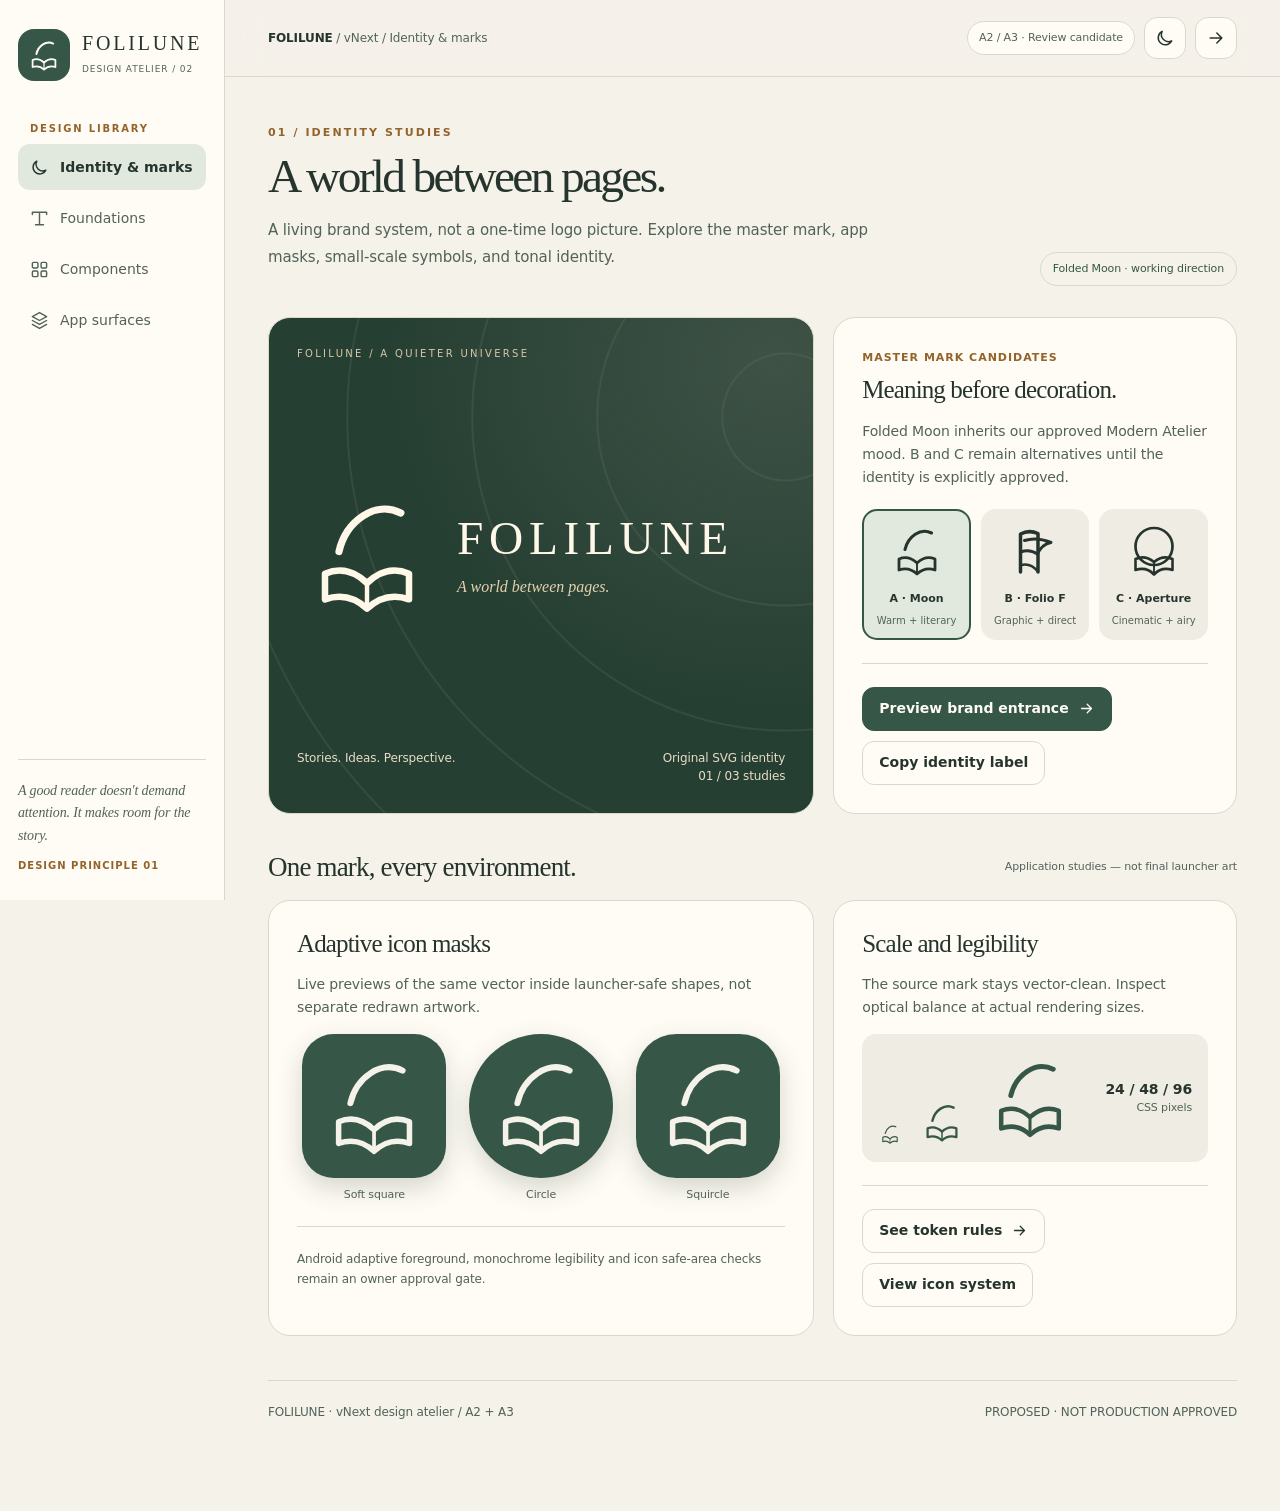
<file: prototypes/vnext-experience-lab-v02.html>
<!doctype html>
<html lang="en"><head><meta charset="utf-8"><meta name="viewport" content="width=device-width, initial-scale=1"><meta name="theme-color" content="#F5F2EA"><title>FOLILUNE · Modern Atelier 02 / Experience Lab</title>
<style>
:root{color-scheme:light;--canvas:#F5F2EA;--surface:#FFFCF5;--subtle:#EFECE3;--line:#D9D9CB;--ink:#26342E;--sub:#516359;--moss:#365747;--sage:#E1E9DF;--brass:#94632C;--danger:#9C4238;--focus:#B37B31;--shadow:0 22px 65px rgba(32,51,40,.07)}
html[data-theme="night"]{color-scheme:dark;--canvas:#101A18;--surface:#1B2925;--subtle:#26352E;--line:#34483F;--ink:#F3F1E9;--sub:#C3CEC6;--moss:#A9C6B1;--sage:#273E34;--brass:#DCBA87;--danger:#F5A99F;--focus:#E6BE73;--shadow:0 22px 70px #0003}
*{box-sizing:border-box}html,body{margin:0;min-height:100%;scroll-behavior:smooth}body{background:var(--canvas);font:14px/1.5 system-ui,-apple-system,'Segoe UI',sans-serif;color:var(--ink);letter-spacing:-.01em}button,input,select{font:inherit}button{cursor:pointer}button:disabled{opacity:.4;cursor:not-allowed}button:focus-visible,input:focus-visible,select:focus-visible,a:focus-visible{outline:3px solid var(--focus);outline-offset:3px}a{color:inherit}.sr-only{position:absolute;width:1px;height:1px;overflow:hidden;clip:rect(0,0,0,0)}.icon{width:20px;height:20px;display:inline-block;flex:none;stroke:currentColor;stroke-width:1.8;fill:none;stroke-linecap:round;stroke-linejoin:round;vertical-align:middle}.app{max-width:1640px;min-height:100vh;margin:auto;display:grid;grid-template-columns:225px minmax(0,1fr);background:var(--canvas)}.sidebar{background:var(--surface);border-right:1px solid var(--line);padding:29px 18px;display:flex;flex-direction:column;gap:28px;position:sticky;top:0;height:100dvh}.brand{display:flex;gap:12px;align-items:center}.brandmark{width:52px;height:52px;display:grid;place-items:center;background:var(--moss);color:var(--surface);border-radius:16px;flex:none}.brandmark svg{width:38px;height:38px}.brand b{font-family:Georgia,serif;font-weight:500;font-size:20px;letter-spacing:.14em;line-height:1}.brand small{display:block;margin-top:7px;color:var(--sub);letter-spacing:.1em;text-transform:uppercase;font-size:9px}.group-label{font-size:10px;font-weight:700;text-transform:uppercase;letter-spacing:.18em;color:var(--brass);padding:0 12px;margin:12px 0 8px}.menu{display:grid;gap:5px}.nav{width:100%;min-height:46px;background:transparent;border:0;border-radius:12px;display:flex;align-items:center;gap:11px;color:var(--sub);padding:10px 12px;text-align:left}.nav:hover,.nav[aria-current="page"]{background:var(--sage);color:var(--ink)}.nav[aria-current="page"]{font-weight:700}.nav .icon{width:19px;height:19px}.aside-note{margin-top:auto;border-top:1px solid var(--line);padding-top:20px;color:var(--sub);font:italic 14px/1.6 Georgia,serif}.aside-note small{display:block;margin-top:13px;font:700 10px system-ui;letter-spacing:.1em;color:var(--brass)}.main{min-width:0}.topbar{background:color-mix(in srgb,var(--canvas) 93%,transparent);backdrop-filter:blur(16px);border-bottom:1px solid var(--line);padding:17px 43px;min-height:75px;display:flex;gap:18px;align-items:center;justify-content:space-between;position:sticky;top:0;z-index:5}.topbar .crumb{color:var(--sub);font-size:12px}.topbar .crumb strong{color:var(--ink);font-weight:600}.utilities{display:flex;align-items:center;gap:9px}.square{width:42px;height:42px;border:1px solid var(--line);border-radius:13px;background:var(--surface);color:var(--ink);display:grid;place-items:center}.square:hover{background:var(--sage)}.small-pill{font-size:11px;padding:8px 11px;border:1px solid var(--line);border-radius:100px;color:var(--sub);background:var(--surface);white-space:nowrap}.main-content{padding:48px 43px 90px;max-width:1380px;margin:0 auto}.eyebrow{color:var(--brass);font:700 11px/1.4 system-ui;letter-spacing:.19em;text-transform:uppercase}.title{font:400 clamp(35px,3.7vw,58px)/1.05 Georgia,'Times New Roman',serif;letter-spacing:-.056em;margin:12px 0 15px}.lead{color:var(--sub);font-size:15px;line-height:1.8;max-width:650px}.intro{display:flex;justify-content:space-between;align-items:end;gap:20px;margin-bottom:31px}.review-status{color:var(--moss);border:1px solid var(--line);border-radius:100px;padding:8px 12px;font-size:11px;white-space:nowrap}.layout-2{display:grid;grid-template-columns:minmax(0,1.15fr) minmax(275px,.85fr);gap:19px}.surface{background:var(--surface);border:1px solid var(--line);border-radius:22px;min-width:0;overflow:hidden}.pad{padding:28px}.surface h2{font:400 25px/1.22 Georgia,serif;letter-spacing:-.035em;margin:0 0 8px}.surface p{color:var(--sub);line-height:1.65}.surface .meta{font-size:11px;letter-spacing:.09em;text-transform:uppercase;color:var(--brass);font-weight:700}.button{min-height:44px;border:1px solid var(--line);border-radius:12px;padding:10px 16px;background:var(--surface);color:var(--ink);font-weight:650;display:inline-flex;align-items:center;justify-content:center;gap:9px;text-align:center}.button:hover{background:var(--sage)}.button.primary{background:var(--moss);color:var(--surface);border-color:var(--moss)}.button.primary:hover{filter:brightness(.94)}.button.danger{color:var(--danger)}.button.text{border:0;background:transparent;color:var(--moss)}.button:disabled{background:var(--subtle);border-color:var(--line)}.button .icon{width:17px;height:17px}.flex{display:flex;align-items:center;gap:10px;flex-wrap:wrap}.space{display:flex;align-items:center;justify-content:space-between;gap:15px}.div{height:1px;background:var(--line);margin:23px 0}.section-title{display:flex;align-items:center;justify-content:space-between;gap:10px;margin:38px 0 17px}.section-title h2{font:400 27px Georgia,serif;margin:0;letter-spacing:-.03em}.section-title small{font-size:11px;color:var(--sub)}.identity-hero{background:#263F33;color:#FFF7E8;min-height:420px;padding:28px;display:flex;flex-direction:column;justify-content:space-between;position:relative;isolation:isolate}.identity-hero:before{content:"";position:absolute;inset:0;z-index:-1;background:radial-gradient(ellipse at 93% 9%,#6f796c55,transparent 54%),repeating-radial-gradient(circle at 95% 20%,transparent 0 62px,#d0d9bf16 63px 64px,transparent 65px 125px)}.identity-hero .stamp{letter-spacing:.23em;text-transform:uppercase;font-size:10px;color:#D8C8A7}.identity-center{display:flex;align-items:center;gap:20px;min-width:0}.identity-center .bigmark{width:140px;height:140px;flex:none}.identity-center .bigmark svg{width:100%;height:100%}.identity-center strong{font:400 clamp(32px,3.7vw,56px)/1.05 Georgia,serif;letter-spacing:.12em;overflow-wrap:anywhere}.identity-center em{display:block;font:italic 16px Georgia,serif;letter-spacing:0;color:#E4D1AD;margin-top:14px}.identity-hero .endline{color:#E7DCC7;font-size:12px;display:flex;justify-content:space-between}.identity-hero .endline span:last-child{text-align:right}.logo-choice{display:grid;grid-template-columns:repeat(3,1fr);gap:10px;margin-top:20px}.logo-choice button{background:var(--subtle);color:var(--ink);border:2px solid transparent;border-radius:15px;padding:10px;min-height:105px;display:flex;flex-direction:column;align-items:center;gap:5px}.logo-choice button[aria-pressed="true"]{border-color:var(--moss);background:var(--sage)}.logo-choice svg{width:60px;height:60px}.logo-choice span{font-weight:700;font-size:11px}.logo-choice small{font-size:10px;color:var(--sub);text-align:center}.app-icon-stage{display:grid;grid-template-columns:repeat(3,1fr);gap:12px;align-items:center}.app-icon{aspect-ratio:1;display:grid;place-items:center;background:#365747;color:#F5F2EA;border-radius:28%;max-width:144px;width:100%;margin:auto;box-shadow:0 10px 27px #182e2230}.app-icon.round{border-radius:50%}.app-icon.soft{border-radius:22%}.app-icon svg{width:82%;height:82%}.app-icon-stage small{display:block;text-align:center;font-size:11px;color:var(--sub);margin-top:9px}.mini-mark-row{display:flex;align-items:center;gap:14px;justify-content:space-between;background:var(--subtle);border-radius:14px;padding:16px}.mini-mark-row span{color:var(--sub);font-size:11px}.logo-stack{display:flex;gap:16px;align-items:end}.logo-stack svg{display:block;color:var(--moss)}.token-grid{display:grid;grid-template-columns:repeat(4,minmax(0,1fr));gap:12px}.swatch{border:1px solid var(--line);border-radius:17px;overflow:hidden;background:var(--surface)}.swatch .color{height:80px;border-bottom:1px solid var(--line)}.swatch .name{padding:12px;font-size:12px}.swatch code{display:block;font-size:11px;color:var(--sub);margin-top:5px}.type-panel{display:grid;grid-template-columns:1fr 1fr;gap:30px}.type-row{border-bottom:1px solid var(--line);padding:13px 0}.type-row span{color:var(--sub);font:11px system-ui}.type-row div{margin-top:7px}.scale-sample{display:flex;gap:12px;align-items:center;flex-wrap:wrap}.scale-sample i{border-radius:8px;background:var(--sage);width:36px;height:36px;display:grid;place-items:center;font-style:normal;color:var(--moss)}.component-grid{display:grid;grid-template-columns:1fr 1fr;gap:18px}.form-field{display:grid;gap:8px;font-weight:600;font-size:12px;color:var(--ink)}.field,.select{min-height:44px;padding:10px 13px;border:1px solid var(--line);border-radius:11px;background:var(--surface);width:100%;color:var(--ink)}.field::placeholder{color:var(--sub)}.field.invalid{border-color:var(--danger)}.hint{color:var(--sub);font-size:11px;font-weight:400}.hint.err{color:var(--danger)}.tabs{display:flex;gap:7px;padding:5px;background:var(--subtle);border:1px solid var(--line);border-radius:13px;max-width:max-content;flex-wrap:wrap}.tabs button{border:0;background:transparent;color:var(--sub);border-radius:9px;padding:10px 14px;min-height:40px}.tabs button[aria-selected="true"]{background:var(--surface);color:var(--ink);box-shadow:0 2px 8px #0000000c;font-weight:700}.mini-book{display:flex;align-items:center;gap:15px;border-radius:16px;padding:15px;background:var(--subtle);border:1px solid var(--line);margin-top:16px}.cover{width:72px;height:103px;flex:none;border-radius:7px;box-shadow:3px 6px 10px #0002;display:grid;place-items:center;background:linear-gradient(150deg,#b7bf9f,#436451 74%);color:#FFF6E3;font:italic 16px Georgia,serif;text-align:center;padding:6px}.mini-book h3{font:400 20px Georgia,serif;margin:0}.mini-book p{margin:4px 0 9px;font-size:12px}.meter{height:5px;width:100%;max-width:230px;border-radius:8px;background:var(--line);overflow:hidden}.meter i{display:block;height:100%;width:42%;background:var(--moss);border-radius:8px}.alert{display:flex;align-items:flex-start;gap:11px;padding:14px;background:var(--sage);border:1px solid var(--line);border-radius:12px;font-size:13px}.alert .icon{color:var(--moss)}.skeleton{height:15px;border-radius:9px;background:var(--subtle);margin:13px 0}.skeleton:nth-child(2){width:83%}.skeleton:nth-child(3){width:64%}.empty{text-align:center;padding:26px;color:var(--sub);border:1px dashed var(--line);border-radius:16px}.empty svg{width:50px;height:50px;color:var(--moss)}.empty strong{display:block;font:400 20px Georgia,serif;color:var(--ink);margin-top:10px}.empty p{margin:6px auto 13px;max-width:270px;font-size:12px}.showcase{border:1px solid var(--line);border-radius:22px;overflow:hidden;min-height:470px;background:var(--surface);display:grid;grid-template-columns:190px 1fr}.showcase-sidebar{border-right:1px solid var(--line);background:var(--subtle);padding:26px 17px;display:flex;flex-direction:column;gap:13px}.showcase-brand{display:flex;align-items:center;gap:8px;font:20px Georgia,serif;letter-spacing:.08em}.showcase-brand svg{width:40px;height:40px;color:var(--moss)}.showcase-sidebar .minor{background:transparent;border:0;color:var(--sub);text-align:left;padding:9px 10px;border-radius:10px}.showcase-sidebar .minor[aria-current="page"]{background:var(--sage);color:var(--ink)}.showcase-work{padding:35px 40px;min-width:0}.showcase-work h2{font:400 clamp(29px,3vw,39px) Georgia,serif;letter-spacing:-.04em;margin:11px 0}.showcase-work .story-card{margin-top:24px;border-radius:20px;min-height:196px;display:grid;grid-template-columns:1.25fr 1fr;gap:15px;padding:24px;background:linear-gradient(120deg,var(--sage),var(--subtle));border:1px solid var(--line)}.story-card h3{font:400 27px Georgia,serif;margin:10px 0}.story-card p{font-size:13px}.story-card .art{display:grid;place-items:center;position:relative;overflow:hidden}.story-card .art:before{content:"";position:absolute;width:190px;height:190px;border-radius:50%;border:2px solid color-mix(in srgb,var(--moss) 30%,transparent);box-shadow:0 0 0 25px color-mix(in srgb,var(--moss) 7%,transparent),0 0 0 57px color-mix(in srgb,var(--moss) 4%,transparent)}.story-card .art svg{width:125px;height:125px;color:var(--moss);position:relative}.showcase-work .reader-prose{font:18px/1.75 Georgia,serif;max-width:650px}.showcase-work .reader-prose h3{font:400 28px Georgia,serif}.showcase-work .reader-prose p{color:var(--ink)}.guide-line{display:flex;align-items:center;gap:9px;color:var(--sub);font-size:12px;margin-top:17px}.guide-line .icon{color:var(--brass)}.spec-table{width:100%;border-collapse:collapse}.spec-table td{padding:12px 5px;border-bottom:1px solid var(--line)}.spec-table td:last-child{text-align:right;font-weight:600}.footer{color:var(--sub);font-size:12px;border-top:1px solid var(--line);margin-top:44px;padding-top:22px}.toast{position:fixed;bottom:25px;right:25px;z-index:12;padding:13px 19px;background:var(--ink);color:var(--surface);box-shadow:var(--shadow);border-radius:12px;max-width:min(340px,90vw);opacity:0;pointer-events:none;transform:translateY(12px);transition:opacity .2s,transform .2s}.toast.show{opacity:1;transform:none}.welcome{position:fixed;inset:0;z-index:20;display:none;align-items:center;justify-content:center;background:#13271F;color:#F7F2E8;padding:20px}.welcome.show{display:flex}.welcome-content{text-align:center;max-width:450px}.welcome-mark{width:170px;height:170px;display:block;margin:0 auto 22px;color:#E7CF9D}.welcome-mark .arc{stroke-dasharray:200;stroke-dashoffset:200;animation:trace .72s forwards}.welcome-mark .folio{opacity:0;transform:translateY(10px);animation:rise .5s .55s forwards}.welcome-content h2{font:400 clamp(34px,6vw,49px) Georgia,serif;letter-spacing:.12em;margin:10px 0}.welcome-content p{font:italic 17px Georgia,serif;color:#D9CDAE}.skip{position:absolute;top:24px;right:24px;background:transparent;border:1px solid #D9CDAE80;border-radius:100px;color:#F6F0E4;padding:10px 15px;min-height:44px}.welcome-content .button{margin-top:22px;background:#F6F0E4;color:#233B2D}.hidden{display:none!important}@keyframes trace{to{stroke-dashoffset:0}}@keyframes rise{to{opacity:1;transform:none}}
@media(max-width:1190px){.app{grid-template-columns:75px 1fr}.sidebar{padding:24px 12px}.sidebar .brand b,.sidebar .brand small,.sidebar .nav span,.sidebar .aside-note,.sidebar .group-label{display:none}.sidebar .brand{justify-content:center}.sidebar .brandmark{width:49px;height:49px}.sidebar .nav{justify-content:center}.topbar{padding-left:27px;padding-right:27px}.main-content{padding-left:27px;padding-right:27px}.identity-center strong{font-size:38px}}
@media(max-width:860px){.app{display:block}.sidebar{position:fixed;bottom:0;top:auto;width:100%;height:67px;border-right:0;border-top:1px solid var(--line);padding:6px;background:var(--surface);z-index:9}.sidebar .brand,.sidebar .aside-note,.sidebar .group-label{display:none}.sidebar .menu{display:flex;justify-content:space-around;gap:0}.sidebar .nav{flex:1;min-height:52px;display:flex;flex-direction:column;gap:2px;font-size:10px;padding:4px}.sidebar .nav span{display:block}.sidebar .nav .icon{width:20px;height:20px}.topbar{min-height:65px}.main-content{padding:29px 24px 110px}.layout-2{grid-template-columns:1fr}.identity-center strong{font-size:49px}.component-grid{grid-template-columns:1fr 1fr}.showcase{grid-template-columns:145px 1fr}.showcase-work{padding:24px}.showcase-sidebar{padding:20px 10px}.token-grid{grid-template-columns:repeat(4,minmax(0,1fr))}.intro{align-items:start}}
@media(max-width:620px){.main-content{padding:23px 16px 105px}.topbar{padding:12px 15px}.topbar .small-pill{display:none}.title{font-size:38px}.lead{font-size:14px}.intro{display:block}.review-status{display:inline-block;margin-top:12px}.identity-hero{padding:21px;min-height:360px}.identity-center{gap:8px;flex-direction:column;align-items:flex-start}.identity-center .bigmark{width:92px;height:92px}.identity-center strong{font-size:37px}.identity-hero .endline{font-size:10px}.pad{padding:20px}.token-grid{grid-template-columns:repeat(2,minmax(0,1fr))}.component-grid,.type-panel{grid-template-columns:1fr}.showcase{display:block}.showcase-sidebar{display:flex;flex-direction:row;justify-content:space-between;align-items:center;padding:9px 13px;border-right:0;border-bottom:1px solid var(--line);gap:4px}.showcase-sidebar .minor{font-size:11px;padding:8px}.showcase-sidebar .showcase-brand{font-size:15px}.showcase-sidebar .showcase-brand svg{width:26px;height:26px}.showcase-work{padding:19px}.showcase-work .story-card{grid-template-columns:1fr;min-height:260px}.story-card .art{min-height:110px}.story-card .art:before{width:115px;height:115px}.story-card .art svg{width:88px;height:88px}.logo-choice{gap:6px}.logo-choice button{padding:7px}.logo-choice svg{width:48px;height:48px}}
@media(prefers-reduced-motion:reduce){*{animation-duration:.001ms!important;transition-duration:.001ms!important;scroll-behavior:auto!important}}
</style></head>
<body><svg xmlns="http://www.w3.org/2000/svg" style="position:absolute;width:0;height:0;overflow:hidden" aria-hidden="true"><defs>
<symbol id="i-moon" viewBox="0 0 24 24"><path d="M20 15.4A8.5 8.5 0 0 1 8.6 4 8.5 8.5 0 1 0 20 15.4Z"/></symbol>
<symbol id="i-sun" viewBox="0 0 24 24"><circle cx="12" cy="12" r="4"/><path d="M12 2v2m0 16v2M2 12h2m16 0h2M4.9 4.9l1.5 1.5m11.2 11.2 1.5 1.5M4.9 19.1l1.5-1.5M17.6 6.4l1.5-1.5"/></symbol>
<symbol id="i-grid" viewBox="0 0 24 24"><rect x="3" y="3" width="7" height="7" rx="1.5"/><rect x="14" y="3" width="7" height="7" rx="1.5"/><rect x="3" y="14" width="7" height="7" rx="1.5"/><rect x="14" y="14" width="7" height="7" rx="1.5"/></symbol>
<symbol id="i-type" viewBox="0 0 24 24"><path d="M3 7V4h18v3M12 4v16m-5 0h10"/></symbol>
<symbol id="i-layers" viewBox="0 0 24 24"><path d="m12 2 9 5-9 5-9-5 9-5Zm-9 10 9 5 9-5M3 17l9 5 9-5"/></symbol>
<symbol id="i-home" viewBox="0 0 24 24"><path d="m3 10 9-7 9 7v11H3zM9 21v-7h6v7"/></symbol>
<symbol id="i-book" viewBox="0 0 24 24"><path d="M12 6C9 3 5.5 3 2 4v15c3.5-1 7-.5 10 2 3-2.5 6.5-3 10-2V4c-3.5-1-7-.5-10 2Zm0 0v15"/></symbol>
<symbol id="i-arrow" viewBox="0 0 24 24"><path d="M5 12h14m-6-6 6 6-6 6"/></symbol>
<symbol id="i-check" viewBox="0 0 24 24"><path d="m4 12 5 5L20 6"/></symbol>
<symbol id="i-info" viewBox="0 0 24 24"><circle cx="12" cy="12" r="9"/><path d="M12 11v6m0-10h.01"/></symbol>
<symbol id="i-search" viewBox="0 0 24 24"><circle cx="10" cy="10" r="7"/><path d="m15.5 15.5 5.5 5.5"/></symbol>
<symbol id="i-pause" viewBox="0 0 24 24"><path d="M9 5v14M15 5v14"/></symbol>
<symbol id="i-settings" viewBox="0 0 24 24"><path d="M4 7h16M4 12h16M4 17h16M8 4v6m8 0v5m-5 0v5"/></symbol>
</defs></svg>
<div class="app"><aside class="sidebar" aria-label="Design library navigation"><div class="brand"><span class="brandmark" id="sideMark"></span><span><b>FOLILUNE</b><small>Design atelier / 02</small></span></div><div><div class="group-label">Design library</div><nav class="menu" aria-label="Sections">
<button class="nav" data-tab="identity" aria-current="page"><svg class="icon"><use href="#i-moon"/></svg><span>Identity & marks</span></button>
<button class="nav" data-tab="foundations"><svg class="icon"><use href="#i-type"/></svg><span>Foundations</span></button>
<button class="nav" data-tab="components"><svg class="icon"><use href="#i-grid"/></svg><span>Components</span></button>
<button class="nav" data-tab="surfaces"><svg class="icon"><use href="#i-layers"/></svg><span>App surfaces</span></button></nav></div><div class="aside-note">A good reader doesn't demand attention. It makes room for the story.<small>DESIGN PRINCIPLE 01</small></div></aside>
<main class="main"><header class="topbar"><span class="crumb"><strong>FOLILUNE</strong> / vNext / <span id="crumb">Identity & marks</span></span><div class="utilities"><span class="small-pill">A2 / A3 · Review candidate</span><button class="square" id="themeToggle" aria-label="Switch to night theme" title="Toggle paper/night"><svg class="icon"><use href="#i-moon"/></svg></button><button class="square" id="introButton" aria-label="Preview welcome animation" title="Preview welcome"><svg class="icon"><use href="#i-arrow"/></svg></button></div></header>
<div class="main-content">
<section id="identity" data-screen><div class="intro"><div><div class="eyebrow">01 / Identity studies</div><h1 class="title">A world between pages.</h1><p class="lead">A living brand system, not a one-time logo picture. Explore the master mark, app masks, small-scale symbols, and tonal identity.</p></div><span class="review-status">Folded Moon · working direction</span></div>
<div class="layout-2"><div class="surface identity-hero"><div class="stamp">FOLILUNE / A QUIETER UNIVERSE</div><div class="identity-center"><span class="bigmark" id="heroMark"></span><span><strong>FOLILUNE</strong><em>A world between pages.</em></span></div><div class="endline"><span>Stories. Ideas. Perspective.</span><span>Original SVG identity<br>01 / 03 studies</span></div></div>
<div class="surface pad"><span class="meta">Master mark candidates</span><h2 style="margin-top:8px">Meaning before decoration.</h2><p>Folded Moon inherits our approved Modern Atelier mood. B and C remain alternatives until the identity is explicitly approved.</p><div class="logo-choice" role="group" aria-label="Choose study logo"><button data-logo="a" aria-pressed="true"><span data-symbol="a"></span><span>A · Moon</span><small>Warm + literary</small></button><button data-logo="b" aria-pressed="false"><span data-symbol="b"></span><span>B · Folio F</span><small>Graphic + direct</small></button><button data-logo="c" aria-pressed="false"><span data-symbol="c"></span><span>C · Aperture</span><small>Cinematic + airy</small></button></div><div class="div"></div><div class="flex"><button class="button primary" id="openSplash">Preview brand entrance <svg class="icon"><use href="#i-arrow"/></svg></button><button class="button" id="copyIdentity">Copy identity label</button></div></div></div>
<div class="section-title"><h2>One mark, every environment.</h2><small>Application studies — not final launcher art</small></div>
<div class="layout-2"><article class="surface pad"><h2>Adaptive icon masks</h2><p>Live previews of the same vector inside launcher-safe shapes, not separate redrawn artwork.</p><div class="app-icon-stage" id="iconMasks"><div><div class="app-icon soft" data-app-symbol></div><small>Soft square</small></div><div><div class="app-icon round" data-app-symbol></div><small>Circle</small></div><div><div class="app-icon" data-app-symbol></div><small>Squircle</small></div></div><div class="div"></div><p style="font-size:12px;margin-bottom:0">Android adaptive foreground, monochrome legibility and icon safe-area checks remain an owner approval gate.</p></article>
<article class="surface pad"><h2>Scale and legibility</h2><p>The source mark stays vector-clean. Inspect optical balance at actual rendering sizes.</p><div class="mini-mark-row"><div class="logo-stack" id="scaleMarks"></div><div style="text-align:right"><b>24 / 48 / 96</b><span style="display:block">CSS pixels</span></div></div><div class="div"></div><div class="flex"><button class="button" data-tab="foundations">See token rules <svg class="icon"><use href="#i-arrow"/></svg></button><button class="button" data-tab="components">View icon system</button></div></article></div></section>
<section id="foundations" data-screen hidden><div class="intro"><div><div class="eyebrow">02 / Foundation tokens</div><h1 class="title">An editorial grammar.</h1><p class="lead">A measured system for color, type, spacing, layout and contrast. Every token is reproducible and shared across the large-screen app.</p></div><span class="review-status">Proposal · not locked</span></div><div class="section-title"><h2>Paper & ink</h2><small>Switch theme in the header to review both palettes</small></div><div class="token-grid" id="tokens"></div>
<div class="section-title"><h2>Type with breathing room.</h2><small>System fonts only · no network dependencies</small></div><div class="surface pad type-panel"><div><div class="eyebrow">Display / Georgia</div><div class="type-row"><div style="font:400 44px/1.1 Georgia,serif;letter-spacing:-.045em">Every page, a place.</div><span>Hero · 44–52 px</span></div><div class="type-row"><div style="font:400 32px/1.15 Georgia,serif">The quiet chapter</div><span>Screen title · 32–36 px</span></div><div class="type-row"><div style="font:400 24px/1.3 Georgia,serif">Stories to return to</div><span>Section · 24–26 px</span></div></div><div><div class="eyebrow">Interface / System sans</div><div class="type-row"><div style="font-size:18px;font-weight:700">The reading library</div><span>Card · 18 px</span></div><div class="type-row"><div style="font-size:16px;line-height:1.5">Essential body text should feel comfortable and confident on tablet.</div><span>Body · 16/24 px</span></div><div class="type-row"><div style="font-size:14px;color:var(--sub)">Secondary descriptions remain readable.</div><span>Supporting · 14/21 px</span></div><div class="type-row"><div class="eyebrow">Editorial label</div><span>Label · 11–12 px (not critical text)</span></div></div></div>
<div class="section-title"><h2>Spacing, shape and measure.</h2><small>4 px grid · tablet-first</small></div><div class="layout-2"><div class="surface pad"><h2>Spacing rhythm</h2><div class="flex" style="margin-top:16px" id="spacing"></div><div class="div"></div><h2>Button / card geometry</h2><p>Controls: 12 px radius. Cards: 20 px. Editorial heroes: 28 px. Prefer borders over oversized shadows.</p></div><div class="surface pad"><h2>Non-negotiable sizing</h2><table class="spec-table"><tr><td>Android control target</td><td>≥48 dp</td></tr><tr><td>Web target</td><td>≥44 px</td></tr><tr><td>Utility icon</td><td>20–24 px</td></tr><tr><td>Reader type default</td><td>18 px / 1.7</td></tr><tr><td>Comfortable prose measure</td><td>~67 characters</td></tr><tr><td>Reading content max width</td><td>760 px</td></tr><tr><td>Transition budget</td><td>≤200 ms</td></tr></table></div></div></section>
<section id="components" data-screen hidden><div class="intro"><div><div class="eyebrow">03 / Interface inventory</div><h1 class="title">Quiet precision, everywhere.</h1><p class="lead">A usable component vocabulary: real buttons and controls, focus states, form feedback, compact reader cards and loading/empty/error messaging.</p></div><span class="review-status">Interactive specimen</span></div>
<div class="component-grid"><div class="surface pad"><span class="meta">01 / Button hierarchy</span><h2 style="margin-top:9px">Actions with intention</h2><div class="flex" style="margin-top:19px"><button class="button primary" data-toast="Primary action acknowledged">Continue reading <svg class="icon"><use href="#i-arrow"/></svg></button><button class="button" data-toast="Secondary action acknowledged">Add to library</button><button class="button text" data-toast="Text action acknowledged">Learn more</button><button class="button danger" data-toast="Destructive action requires confirmation in the actual app">Remove…</button><button class="button" disabled>Unavailable</button></div><div class="div"></div><div class="tabs" role="tablist" aria-label="Layout options"><button data-mode="Shelf" role="tab" aria-selected="true">Shelf</button><button data-mode="Grid" role="tab" aria-selected="false">Grid</button><button data-mode="List" role="tab" aria-selected="false">List</button></div><p class="hint" id="modeHint">Shelf layout selected · visual state demonstration</p></div>
<div class="surface pad"><span class="meta">02 / Forms + feedback</span><h2 style="margin-top:9px">Calm, direct clarity</h2><form id="demoForm" novalidate style="margin-top:17px"><label class="form-field">Collection name<input id="collectionName" class="field" name="collection" placeholder="e.g. Stories for Sunday" maxlength="42" autocomplete="off" required><span class="hint" id="fieldHint">A meaningful name helps you find it later.</span></label><div class="flex" style="margin-top:15px"><button class="button primary" type="submit">Check name <svg class="icon"><use href="#i-check"/></svg></button><button class="button" type="button" id="resetForm">Clear</button></div></form><div class="div"></div><div class="alert" role="note"><svg class="icon"><use href="#i-info"/></svg><span><strong>Local reading by default.</strong><br>Account sync is deferred; this concept does not upload book data.</span></div></div>
<div class="surface pad"><span class="meta">03 / Library card</span><h2 style="margin-top:9px">Content before chrome</h2><div class="mini-book"><div class="cover">The Quiet<br>Atlas</div><div style="min-width:0"><h3>The Quiet Atlas</h3><p>Original demonstration story · 42% read</p><div class="meter"><i></i></div><div class="flex" style="margin-top:12px"><button class="button" data-toast="This is a component demonstration, not a connected library">Resume <svg class="icon"><use href="#i-arrow"/></svg></button></div></div></div><p class="hint">Cover artwork here is a simple original CSS illustration, not a licensed book cover.</p></div>
<div class="surface pad"><span class="meta">04 / Empty, loading and failure</span><h2 style="margin-top:9px">Every state has care</h2><div class="tabs" role="tablist" aria-label="State previews"><button data-preview="empty" role="tab" aria-selected="true">Empty</button><button data-preview="loading" role="tab" aria-selected="false">Loading</button><button data-preview="error" role="tab" aria-selected="false">Error</button></div><div id="statePreview" style="margin-top:13px" aria-live="polite"></div></div></div>
<div class="section-title"><h2>Iconography contract</h2><small>One stroke language, not mixed emoji glyphs</small></div><div class="surface pad"><div class="flex" style="gap:26px;align-items:center" id="iconList"></div><p class="hint">Source uses simple matching stroke icons (1.8 px, 24 × 24 viewbox, round cap and join). Every production icon must preserve this grammar.</p></div></section>
<section id="surfaces" data-screen hidden><div class="intro"><div><div class="eyebrow">04 / First screen applications</div><h1 class="title">A reader, not a dashboard.</h1><p class="lead">This is how the same tokens work in Home and a focused reading surface. These are visual shells, not a replacement for our real EPUB engine.</p></div><span class="review-status">Two concept screens</span></div>
<div class="surface pad"><div class="flex"><button class="button primary" data-scene="home">Home concept</button><button class="button" data-scene="reader">Reader concept</button><button class="button" data-scene="settings">Settings shell</button></div></div><div class="section-title"><h2 id="sceneTitle">Home · content-first</h2><small>Desktop / tablet responsive shell</small></div><div class="showcase"><div class="showcase-sidebar"><div class="showcase-brand" id="sceneLogo"></div><button class="minor" data-scene="home" aria-current="page">Home</button><button class="minor" data-scene="reader">Read</button><button class="minor" data-scene="settings">Settings</button></div><div class="showcase-work" id="sceneBody"></div></div>
<div class="guide-line"><svg class="icon"><use href="#i-info"/></svg> Screen interactions are illustrative; they do not alter existing books, bookmarks or preferences in your installed APK.</div>
</section>
<div class="footer"><span>FOLILUNE · vNext design atelier / A2 + A3</span><span style="float:right">PROPOSED · NOT PRODUCTION APPROVED</span></div></div></main></div>
<div class="toast" id="toast" role="status" aria-live="polite"></div>
<div class="welcome" id="welcome" role="dialog" aria-modal="true" aria-label="Brand welcome animation"><button class="skip" id="skipWelcome">Skip introduction</button><div class="welcome-content"><span id="welcomeMark"></span><small style="letter-spacing:.18em;color:#D6C8AE">A WORLD BETWEEN PAGES</small><h2>FOLILUNE</h2><p>Where the world grows quieter,<br>and stories grow closer.</p><button class="button" id="enterWelcome">Enter the atelier <svg class="icon"><use href="#i-arrow"/></svg></button></div></div>
<script>
(()=>{'use strict';const $=s=>document.querySelector(s),$$=s=>[...document.querySelectorAll(s)];
const paths={
a:'<path class="arc" d="M89 24C67 13 42 31 36 57" fill="none" stroke="currentColor" stroke-width="6.2" stroke-linecap="round"/><path class="folio" d="M24 76Q43 68 60 84Q77 68 96 76V98Q76 91 60 106Q44 91 24 98Z" fill="none" stroke="currentColor" stroke-width="5.6" stroke-linejoin="round"/><path class="folio" d="M60 84V105" stroke="currentColor" stroke-width="3.8" stroke-linecap="round"/>',
b:'<path d="M31 102V26Q48 17 66 25V102" fill="none" stroke="currentColor" stroke-width="7" stroke-linejoin="round" stroke-linecap="round"/><path d="M39 39Q63 31 92 43Q73 47 65 66Q49 55 31 62" fill="none" stroke="currentColor" stroke-width="6" stroke-linecap="round" stroke-linejoin="round"/><path d="M32 88Q51 83 65 100" fill="none" stroke="currentColor" stroke-width="5" stroke-linecap="round"/>',
c:'<circle cx="60" cy="51" r="37" fill="none" stroke="currentColor" stroke-width="5.4"/><path d="M23 76Q42 67 60 82Q78 67 97 76V98Q75 91 60 107Q45 91 23 98Z" fill="none" stroke="currentColor" stroke-width="5.2" stroke-linejoin="round"/><path d="M60 83V106" stroke="currentColor" stroke-width="3.8" stroke-linecap="round"/>'};
let mark='a',theme='paper',scene='home',welcomeFocus=null,toastTimer=null;
function logo(size=120,which=mark,extra=''){return `<svg viewBox="0 0 120 120" width="${size}" height="${size}" class="${extra}" aria-label="${{a:'Folded Moon',b:'Leafbound F',c:'Story Aperture'}[which]} logo concept" role="img">${paths[which]}</svg>`}
function updateLogo(){['sideMark','heroMark','welcomeMark'].forEach(id=>{let e=$('#'+id);e.innerHTML=logo(id==='sideMark'?38:id==='heroMark'?140:170,mark,id==='welcomeMark'?'welcome-mark':'')});$$('[data-app-symbol]').forEach(e=>e.innerHTML=logo(120));$$('[data-symbol]').forEach(e=>e.innerHTML=logo(60,e.dataset.symbol));$$('[data-logo]').forEach(e=>e.setAttribute('aria-pressed',String(e.dataset.logo===mark)));$('#scaleMarks').innerHTML=[24,48,96].map(n=>logo(n)).join('');$('#sceneLogo').innerHTML=logo(40)+'<span>FOLILUNE</span>'}
function notify(msg){let t=$('#toast');clearTimeout(toastTimer);t.textContent=msg;t.classList.add('show');toastTimer=setTimeout(()=>t.classList.remove('show'),2600)}
function activate(id){if(!['identity','foundations','components','surfaces'].includes(id))return;$$('[data-screen]').forEach(e=>e.hidden=e.id!==id);$$('.nav').forEach(e=>e.setAttribute('aria-current',e.dataset.tab===id?'page':'false'));$('#crumb').textContent={identity:'Identity & marks',foundations:'Foundations',components:'Components',surfaces:'App surfaces'}[id];window.scrollTo({top:0,behavior:'instant'})}
function setTheme(next){theme=next;document.documentElement.dataset.theme=theme==='night'?'night':'paper';$('#themeToggle').innerHTML=theme==='night'?'<svg class="icon"><use href="#i-sun"/></svg>':'<svg class="icon"><use href="#i-moon"/></svg>';$('#themeToggle').setAttribute('aria-label',theme==='night'?'Switch to paper theme':'Switch to night theme');drawTokens()}
function drawTokens(){const colors=theme==='night'?{Canvas:'#101A18',Surface:'#1B2925','Muted surface':'#26352E',Ink:'#F3F1E9','Secondary text':'#C3CEC6',Moss:'#A9C6B1',Brass:'#DCBA87',Border:'#34483F'}:{Canvas:'#F5F2EA',Surface:'#FFFCF5','Muted surface':'#EFECE3',Ink:'#26342E','Secondary text':'#516359',Moss:'#365747',Brass:'#94632C',Border:'#D9D9CB'};$('#tokens').innerHTML=Object.entries(colors).map(([name,color])=>`<div class="swatch"><div class="color" style="background:${color}"></div><div class="name">${name}<code>${color}</code></div></div>`).join('')}
function stateView(state){const e=$('#statePreview');if(state==='loading'){e.innerHTML='<div class="empty" style="text-align:left"><div class="skeleton" style="height:29px;width:72%"></div><div class="skeleton"></div><div class="skeleton"></div><p style="margin:14px 0 0">Preparing a publication…</p></div>'}else if(state==='error'){e.innerHTML='<div class="empty"><svg class="icon" style="color:var(--danger);width:44px;height:44px"><use href="#i-info"/></svg><strong>Unable to open this book</strong><p>Its contents may be damaged or unsupported. Your library remains safe.</p><button class="button" data-toast="Retry is a concept interaction">Try again</button></div>'}else{e.innerHTML='<div class="empty"><svg class="icon"><use href="#i-book"/></svg><strong>A shelf of possibilities</strong><p>Your collection starts with a story worth keeping.</p><button class="button primary" data-toast="Add a book is a visual concept in this laboratory">Add a book</button></div>'}}
function setScene(which){scene=which;$$('[data-scene]').forEach(e=>{if(e.classList.contains('minor'))e.setAttribute('aria-current',e.dataset.scene===scene?'page':'false');else {e.classList.toggle('primary',e.dataset.scene===scene)}});const body=$('#sceneBody');let title='';if(scene==='home'){title='Home · content-first';body.innerHTML='<span class="eyebrow">GOOD AFTERNOON · YOUR SHELF</span><h2>The next chapter is yours.</h2><p class="lead">A private place for stories, learning and quiet discoveries.</p><div class="story-card"><div><div class="eyebrow">CONTINUE READING</div><h3>The Quiet Atlas</h3><p>Pick up where the story left you.</p><button class="button primary" data-scene="reader">Continue <svg class="icon"><use href="#i-arrow"/></svg></button></div><div class="art">'+logo(125)+'</div></div><div class="guide-line"><svg class="icon"><use href="#i-info"/></svg> One meaningful action. The rest of the library waits quietly.</div>'}
else if(scene==='reader'){title='Reader · content-first';body.innerHTML='<div class="flex" style="justify-content:space-between"><span class="eyebrow">THE QUIET ATLAS · CHAPTER TWO</span><button class="button" data-scene="home">Back to library</button></div><div class="reader-prose"><h3>Where the map ends</h3><p>At the edge of the morning, the last street slipped behind a line of trees. Mira folded the map, and the quiet seemed to make room for everything she had not yet understood.</p><p>The pages did not tell her where to go. They asked her to notice where she already was.</p></div><div class="guide-line"><svg class="icon"><use href="#i-book"/></svg> Content dominates; deeper reading tools stay within reach.</div>'}
else{title='Settings · progressive detail';body.innerHTML='<span class="eyebrow">YOUR READING ROOM</span><h2>Made comfortable for you.</h2><p class="lead">Changes belong to clear categories, not a wall of switches.</p><div style="margin-top:23px" class="flex"><button class="button" data-toast="Reading settings shell only">Reading</button><button class="button" data-toast="Appearance settings shell only">Appearance</button><button class="button" data-toast="Accessibility settings shell only">Accessibility</button><button class="button" data-toast="Account and sync are deferred">Data & privacy</button></div><div class="guide-line"><svg class="icon"><use href="#i-info"/></svg> Google sync is reserved for a later functional phase.</div>'}$('#sceneTitle').textContent=title}
function welcome(open){let el=$('#welcome');if(open){welcomeFocus=document.activeElement;el.classList.add('show');$('#skipWelcome').focus();}else{el.classList.remove('show');if(welcomeFocus?.focus)welcomeFocus.focus()}}
updateLogo();drawTokens();stateView('empty');$('#spacing').innerHTML=[4,8,12,16,24,32,48,64].map(s=>`<div style="min-width:37px;text-align:center"><span style="display:block;background:var(--moss);width:${s}px;height:${s}px;margin:0 auto 7px;border-radius:3px;max-width:100%"></span><small>${s}</small></div>`).join('');$('#iconList').innerHTML=['home','book','grid','search','settings','arrow','moon'].map(id=>`<div style="display:grid;justify-items:center;gap:6px"><svg class="icon" style="height:25px;width:25px"><use href="#i-${id}"/></svg><small style="color:var(--sub);font-size:11px">${id}</small></div>`).join('');setScene('home');
document.addEventListener('click',e=>{const t=e.target.closest('button');if(!t)return;if(t.dataset.tab){activate(t.dataset.tab);return}if(t.dataset.logo){mark=t.dataset.logo;updateLogo();notify('Logo '+mark.toUpperCase()+' selected for this review only');return}if(t.dataset.toast){notify(t.dataset.toast);return}if(t.dataset.scene){setScene(t.dataset.scene);return}if(t.dataset.mode){$$('[data-mode]').forEach(b=>b.setAttribute('aria-selected',String(b.dataset.mode===t.dataset.mode)));$('#modeHint').textContent=t.dataset.mode+' layout selected · visual state demonstration';return}if(t.dataset.preview){$$('[data-preview]').forEach(b=>b.setAttribute('aria-selected',String(b.dataset.preview===t.dataset.preview)));stateView(t.dataset.preview);return}});
$('#themeToggle').addEventListener('click',()=>setTheme(theme==='night'?'paper':'night'));$('#introButton').onclick=()=>welcome(true);$('#openSplash').onclick=()=>welcome(true);$('#skipWelcome').onclick=()=>welcome(false);$('#enterWelcome').onclick=()=>welcome(false);document.addEventListener('keydown',e=>{if(e.key==='Escape'&&$('#welcome').classList.contains('show'))welcome(false)});
$('#demoForm').onsubmit=e=>{e.preventDefault();const v=$('#collectionName').value.trim();const box=$('#collectionName'),hint=$('#fieldHint');if(v.length<3){box.classList.add('invalid');box.setAttribute('aria-invalid','true');hint.textContent='Please use at least three characters.';hint.classList.add('err');box.focus();return}box.classList.remove('invalid');box.setAttribute('aria-invalid','false');hint.textContent='Name looks clear and readable.';hint.classList.remove('err');notify('“'+v+'” looks good · no collection was created')};$('#resetForm').onclick=()=>{$('#demoForm').reset();$('#collectionName').classList.remove('invalid');$('#collectionName').removeAttribute('aria-invalid');$('#fieldHint').textContent='A meaningful name helps you find it later.';$('#fieldHint').classList.remove('err')};$('#copyIdentity').onclick=()=>{let text='FOLILUNE — A world between pages. · Concept '+mark.toUpperCase();navigator.clipboard?.writeText(text).then(()=>notify('Identity label copied'),()=>notify(text))??notify(text)};
})();
</script></body></html>
</file>
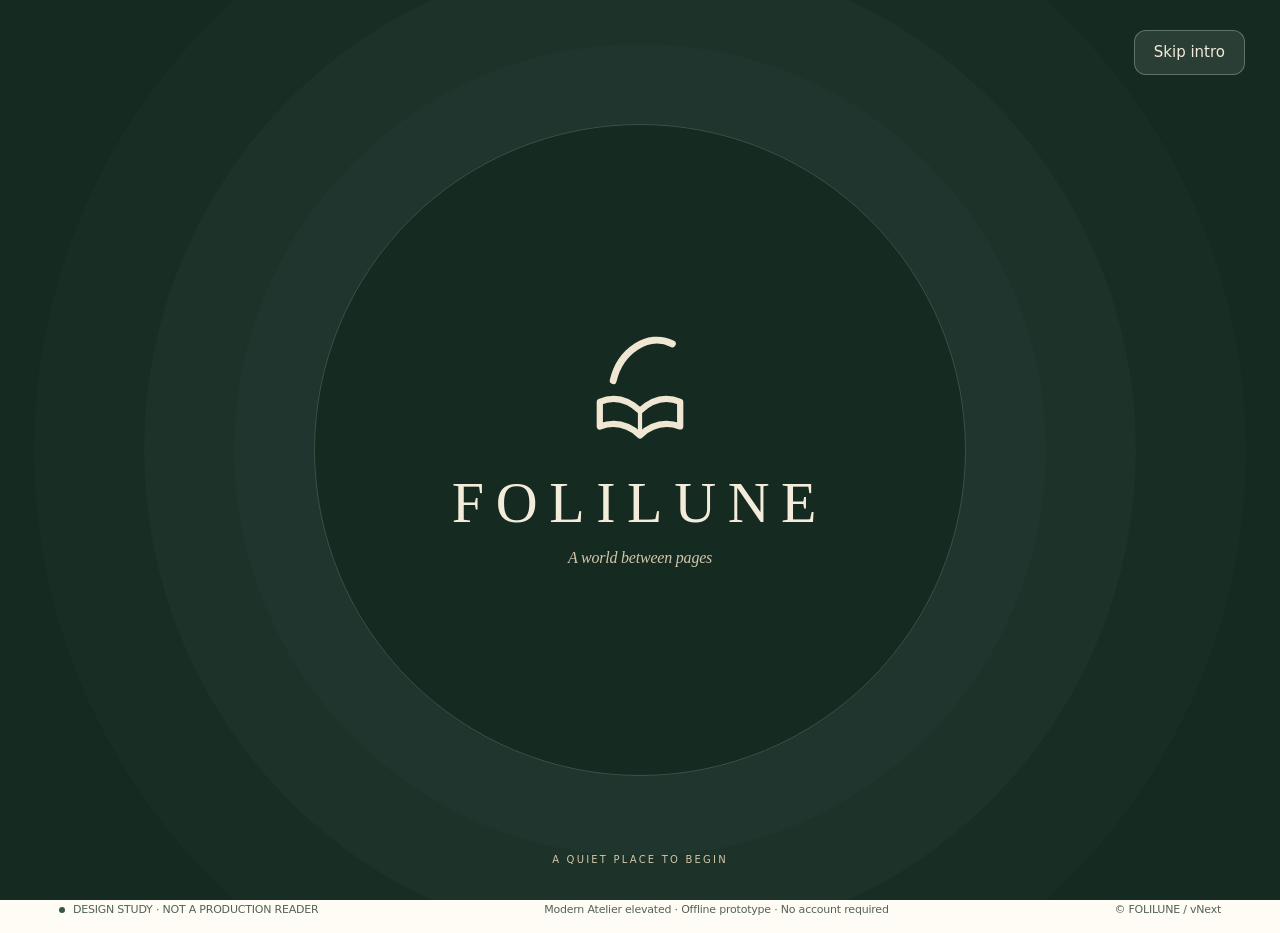
<file: prototypes/vnext-first-launch-phase-b-v03.html>
<!doctype html>
<html lang="en" data-theme="paper">
<head>
<meta charset="utf-8"><meta name="viewport" content="width=device-width, initial-scale=1">
<meta name="theme-color" content="#F5F2EA">
<title>FOLILUNE · Phase B | A world between pages</title>
<style>
:root{color-scheme:light;--canvas:#F5F2EA;--paper:#FFFCF5;--subtle:#EFECE3;--line:#D9D9CB;--ink:#26342E;--secondary:#516359;--moss:#365747;--sage:#E1E9DF;--brass:#94632C;--shadow:0 30px 95px rgba(22,45,33,.11);--ring:#ad793a;--tint:#e4eadd;--e:#9c4238;--reader-paper:#f9f4e8}
html[data-theme=night]{color-scheme:dark;--canvas:#101A18;--paper:#1B2925;--subtle:#26352E;--line:#34483F;--ink:#F3F1E9;--secondary:#C3CEC6;--moss:#A9C6B1;--sage:#273E34;--brass:#DCBA87;--shadow:0 30px 95px #0005;--ring:#e1bc80;--tint:#22392e;--e:#f5a99f;--reader-paper:#202b27}
*{box-sizing:border-box}html,body{margin:0;min-height:100%;width:100%}html{scroll-behavior:smooth}body{background:var(--canvas);color:var(--ink);font:15px/1.55 -apple-system,BlinkMacSystemFont,"Segoe UI",system-ui,sans-serif;-webkit-font-smoothing:antialiased;letter-spacing:-.014em}button,input{font:inherit}button{cursor:pointer;color:inherit}button:disabled{opacity:.48;cursor:not-allowed}button:focus-visible,input:focus-visible,a:focus-visible{outline:3px solid var(--ring);outline-offset:3px}button:focus:not(:focus-visible){outline:none}a{color:inherit}.hidden{display:none!important}.sr{position:absolute;width:1px;height:1px;clip:rect(0,0,0,0);overflow:hidden}svg{display:block}.icon{width:21px;height:21px;fill:none;stroke:currentColor;stroke-width:1.7;stroke-linecap:round;stroke-linejoin:round;flex:none}.frame{min-height:100dvh;max-width:1680px;margin:0 auto;display:flex;flex-direction:column;position:relative}.top{height:92px;display:flex;justify-content:space-between;align-items:center;gap:24px;padding:0 clamp(20px,4.6vw,76px);border-bottom:1px solid var(--line);background:var(--paper);z-index:12}.brand{display:flex;align-items:center;gap:15px;min-width:0}.brand-emblem{width:47px;height:47px;border-radius:14px;display:grid;place-items:center;background:var(--moss);color:var(--paper);flex:none}.brand-emblem svg{width:33px;height:33px}.brand-text{display:block;font:400 23px/1 Georgia,"Times New Roman",serif;letter-spacing:.13em;white-space:nowrap}.brand-sub{display:block;font:10px/1.6 system-ui,sans-serif;letter-spacing:.19em;color:var(--secondary);margin-top:5px;text-transform:uppercase}.top-actions{display:flex;align-items:center;gap:10px}.top-note{font-size:11px;letter-spacing:.15em;text-transform:uppercase;color:var(--brass);font-weight:750}.iconbtn{min-width:44px;height:44px;padding:0 11px;border:1px solid var(--line);border-radius:13px;background:var(--paper);display:inline-flex;align-items:center;justify-content:center;gap:7px}.iconbtn:hover{background:var(--sage)}.textbtn{background:none;border:0;min-height:44px;padding:8px 12px;color:var(--secondary);font-weight:600}.textbtn:hover{color:var(--ink)}.btn{min-height:50px;padding:13px 23px;border-radius:13px;border:1px solid var(--line);background:var(--paper);font-weight:670;display:inline-flex;align-items:center;justify-content:center;gap:10px;text-align:center;transition:transform .18s,background .18s}.btn:hover{transform:translateY(-1px);background:var(--sage)}.btn.primary{background:var(--moss);color:var(--paper);border-color:var(--moss)}.btn.primary:hover{filter:brightness(.94)}.btn.ghost{border:0;background:transparent}.btn .icon{width:18px;height:18px}.eyebrow{font-size:11px;font-weight:800;letter-spacing:.21em;text-transform:uppercase;color:var(--brass)}h1,h2,h3,p{margin-top:0}h1,h2,h3{font-family:Georgia,"Times New Roman",serif;font-weight:400}h1{font-size:clamp(40px,4.75vw,82px);line-height:1.055;letter-spacing:-.058em}h2{font-size:clamp(32px,3.3vw,52px);line-height:1.15;letter-spacing:-.049em}h3{font-size:23px;line-height:1.2;letter-spacing:-.025em}.muted{color:var(--secondary)}.appmain{flex:1;display:flex;flex-direction:column;min-height:0}#screen{flex:1;display:flex;flex-direction:column}.screen{flex:1;min-height:0;animation:fadeup .48s ease both}@keyframes fadeup{from{opacity:.65;transform:translateY(13px)}to{opacity:1;transform:translateY(0)}}
/* immersive, original layered-vector artwork */
.art{width:100%;height:100%;min-height:350px;position:relative;overflow:hidden;isolation:isolate;background:#263e35}.art:before{content:"";inset:0;position:absolute;background:radial-gradient(ellipse at 69% 34%,#e1ca9a24 0%,transparent 43%),linear-gradient(145deg,#2b4a3c,#1a302b 76%);z-index:-1}.art .world{width:100%;height:100%;object-fit:cover;position:absolute;inset:0}.art .motto{position:absolute;bottom:32px;left:38px;right:25px;color:#f5ead6;display:flex;align-items:center;justify-content:space-between;gap:20px;font-family:Georgia,serif;font-style:italic;font-size:16px}.art .motto span:last-child{font:10px system-ui,sans-serif;letter-spacing:.21em;white-space:nowrap;text-transform:uppercase;color:#dbd4bd}.art .moon{animation:breathe 7s ease-in-out infinite;transform-origin:70% 26%}.art .book-leaf{animation:leaf 6s ease-in-out infinite;transform-origin:50% 88%}.art .little-stars{animation:twinkle 5s ease-in-out infinite}@keyframes breathe{50%{opacity:.78;transform:scale(1.025)}}@keyframes leaf{50%{transform:rotate(1deg)}}@keyframes twinkle{50%{opacity:.45}}
.arrival{display:grid;grid-template-columns:minmax(0,1.01fr) minmax(0,.99fr);min-height:calc(100dvh - 155px)}.arrival-copy{padding:clamp(46px,7vw,108px) clamp(28px,6.2vw,104px) 62px;display:flex;flex-direction:column;justify-content:center;align-items:flex-start;max-width:780px}.arrival-copy h1{margin:22px 0 22px;max-width:600px}.arrival-copy .lede{font:18px/1.8 Georgia,serif;color:var(--secondary);max-width:490px;margin:0 0 32px}.arrival-copy .tinytrust{font:12px/1.6 system-ui,sans-serif;color:var(--secondary);margin-top:29px;display:flex;align-items:center;gap:9px}.arrival-copy .tinytrust .icon{width:16px}.arrival .art{min-height:590px}.arrival-choices{display:flex;gap:13px;flex-wrap:wrap}.arriv-foot{display:flex;align-items:center;justify-content:space-between;gap:20px;padding:15px clamp(24px,5vw,76px);border-top:1px solid var(--line);color:var(--secondary);font-size:11px}.arriv-foot span:first-child{letter-spacing:.18em;text-transform:uppercase}.arriv-foot .dots{display:flex;gap:7px}.arriv-foot .dots i{display:block;width:6px;height:6px;background:var(--line);border-radius:50%}.arriv-foot .dots i:first-child{background:var(--brass);width:25px;border-radius:7px}
.flow{display:grid;grid-template-columns:minmax(0,1fr) 39%;flex:1;min-height:calc(100dvh - 155px)}.flow-left{padding:60px clamp(26px,7.2vw,120px) 46px;display:flex;flex-direction:column;justify-content:center;max-width:900px}.flow-right{min-width:0;position:relative;background:#2a4939;overflow:hidden}.flow-right .art{height:100%;min-height:560px}.flow-title{max-width:640px;margin:19px 0 13px}.flow-copy{font:17px/1.7 Georgia,serif;color:var(--secondary);max-width:600px;margin-bottom:28px}.stephead{display:flex;justify-content:space-between;align-items:center;gap:15px}.steps{color:var(--secondary);font-size:12px;white-space:nowrap}.choice-grid{display:grid;grid-template-columns:repeat(3,minmax(0,1fr));gap:12px;max-width:680px}.choice{display:flex;flex-direction:column;align-items:flex-start;text-align:left;min-width:0;min-height:153px;gap:10px;border:1px solid var(--line);border-radius:18px;background:var(--paper);padding:22px 17px;transition:box-shadow .2s,transform .2s,border-color .2s}.choice:hover{transform:translateY(-2px);box-shadow:var(--shadow)}.choice[aria-pressed=true]{border:2px solid var(--moss);background:var(--sage);padding:21px 16px}.choice .choice-icon{width:47px;height:47px;border-radius:14px;background:var(--subtle);display:grid;place-items:center;color:var(--moss)}.choice[aria-pressed=true] .choice-icon{background:var(--paper)}.choice b{font-size:15px}.choice small{font-size:12px;line-height:1.45;color:var(--secondary)}.step-actions{display:flex;align-items:center;gap:12px;margin-top:32px;flex-wrap:wrap}.step-actions .btn{min-width:150px}.path-note{font-size:12px;line-height:1.5;color:var(--secondary);margin-top:18px;max-width:520px}.comfort-stage{display:grid;grid-template-columns:minmax(0,1fr) minmax(210px,.8fr);align-items:stretch;gap:24px;max-width:740px}.comfort-settings{display:grid;gap:15px;align-content:start}.comfort-title{font-weight:750;font-size:12px;letter-spacing:.07em;text-transform:uppercase;color:var(--secondary)}.comfort-choice{display:grid;grid-template-columns:1fr 1fr;gap:9px}.theme-choice{border:1px solid var(--line);border-radius:15px;background:var(--paper);padding:11px;display:flex;flex-direction:column;gap:7px;font-size:12px;min-height:100px;text-align:left}.theme-choice[aria-pressed=true]{outline:2px solid var(--moss);outline-offset:-2px}.theme-tile{width:100%;height:42px;border-radius:9px;background:#f9f3e8;position:relative}.theme-tile:after{content:"";display:block;width:72%;height:6px;position:absolute;left:13px;top:11px;background:#7b8075;border-radius:4px;box-shadow:0 12px 0 #9c9d8d}.theme-choice:last-child .theme-tile{background:#1c2a26}.theme-choice:last-child .theme-tile:after{background:#adbeb0;box-shadow:0 12px 0 #728a77}.size-row{display:flex;align-items:center;gap:10px}.size-row .iconbtn{width:48px}.size-row output{font:25px Georgia,serif;min-width:56px;text-align:center}.prose-sheet{border:1px solid var(--line);border-radius:19px;padding:27px 24px;background:var(--reader-paper);align-self:stretch;min-height:277px;box-shadow:0 14px 32px #00000007}.prose-sheet .overline{color:var(--brass);letter-spacing:.18em;font:700 10px system-ui,sans-serif;text-transform:uppercase}.prose-sheet h3{margin:16px 0 12px;font-size:28px}.prose-sheet p{font:var(--preview-size,18px)/1.69 Georgia,serif;color:var(--ink)}.import-panel{display:grid;grid-template-columns:1fr 1fr;gap:15px;max-width:680px}.import-card{min-height:244px;border:1px solid var(--line);border-radius:19px;background:var(--paper);padding:21px;display:flex;flex-direction:column;align-items:flex-start;gap:10px}.import-card .mini-cover{width:75px;height:103px;box-shadow:4px 8px 15px #0002;border-radius:6px;display:grid;place-items:center;background:linear-gradient(155deg,#adbaa2,#3a5849);color:#fff2dc;text-align:center;font:italic 16px Georgia,serif;padding:8px}.import-card h3{font-size:19px;margin:0}.import-card p{font-size:12px;color:var(--secondary);margin:0}.import-card .btn{margin-top:auto}.filehint{font-size:11px!important}.sep-caption{margin-top:16px;font-size:12px;color:var(--secondary)}
/* Home sample */
.home{display:grid;grid-template-columns:215px minmax(0,1fr);min-height:calc(100dvh - 92px);background:var(--canvas)}.rail{padding:34px 18px;background:var(--paper);border-right:1px solid var(--line);display:flex;flex-direction:column;gap:10px}.rail .tiny{font:10px system-ui;letter-spacing:.19em;text-transform:uppercase;color:var(--brass);padding:14px 13px}.rail button{min-height:47px;border:0;border-radius:12px;text-align:left;background:transparent;display:flex;align-items:center;gap:12px;padding:10px 13px;color:var(--secondary)}.rail button.selected{background:var(--sage);color:var(--ink);font-weight:700}.rail button:hover{background:var(--sage)}.home-content{padding:45px clamp(24px,4vw,72px) 90px;max-width:1330px;width:100%;margin:0 auto}.home-hero{border:1px solid var(--line);border-radius:28px;display:grid;grid-template-columns:1fr 42%;overflow:hidden;min-height:310px;background:linear-gradient(115deg,var(--sage),var(--subtle))}.home-hero .text-area{padding:37px 43px;display:flex;flex-direction:column;align-items:start;justify-content:center}.home-hero h1{font-size:clamp(34px,4vw,55px);margin:10px 0 13px}.home-hero p{color:var(--secondary);margin-bottom:22px;max-width:380px}.home-hero .art{min-height:280px}.home-hero .art .motto{display:none}.sectionhead{display:flex;justify-content:space-between;align-items:baseline;gap:14px;margin:36px 0 16px}.sectionhead h2{font-size:25px;margin:0}.sectionhead small{color:var(--secondary);font-size:12px}.shelves{display:grid;grid-template-columns:repeat(3,minmax(0,1fr));gap:14px}.shelf{border:1px solid var(--line);border-radius:19px;background:var(--paper);padding:18px;min-width:0;min-height:143px;display:flex;align-items:center;gap:16px}.shelf .book{width:74px;height:102px;border-radius:7px;box-shadow:3px 7px 11px #0002;flex:none;background:linear-gradient(140deg,#d8cbb0,#567362);color:#fff8e8;display:grid;place-items:center;font:italic 18px Georgia,serif}.shelf:nth-child(2) .book{background:linear-gradient(140deg,#b8a5ab,#55516f)}.shelf:nth-child(3) .book{background:linear-gradient(140deg,#d9bca1,#836648)}.shelf h3{margin:0 0 6px;font-size:17px}.shelf p{font-size:12px;line-height:1.5;color:var(--secondary);margin:0}.guide{position:fixed;inset:0;z-index:30;display:flex;align-items:flex-end;justify-content:center;padding:30px;background:rgba(11,24,20,.68)}.guide-card{width:min(600px,calc(100vw - 32px));border-radius:22px;background:var(--paper);padding:27px 32px;box-shadow:0 20px 100px #0006;border:1px solid var(--line);animation:fadeup .25s ease}.guide-step{font-size:10px;letter-spacing:.19em;color:var(--brass);font-weight:800;text-transform:uppercase}.guide-card h2{font-size:29px;margin:10px 0}.guide-card p{color:var(--secondary);max-width:480px;line-height:1.7}.guide-actions{display:flex;flex-wrap:wrap;gap:12px;justify-content:space-between;align-items:center}.guide-visual{margin:0 0 18px;display:flex;gap:8px}.guide-visual i{width:33px;height:5px;border-radius:7px;background:var(--line)}.guide-visual i.on{background:var(--moss)}
/* sample reading */
.reader{max-width:1100px;margin:0 auto;padding:44px clamp(20px,5vw,75px) 70px;width:100%}.reader-top{display:flex;align-items:center;justify-content:space-between;gap:12px;margin-bottom:24px}.reader-paper{border:1px solid var(--line);box-shadow:var(--shadow);border-radius:18px;background:var(--reader-paper);padding:clamp(27px,6vw,68px);max-width:840px;margin:auto}.reader-paper .kicker{font-size:11px;letter-spacing:.2em;color:var(--brass);font-weight:750;text-transform:uppercase}.reader-paper h1{font-size:clamp(31px,4.8vw,53px);margin:19px 0 30px}.reader-paper p{font:var(--preview-size,18px)/1.8 Georgia,serif;margin-bottom:1.2em;color:var(--ink)}.reader-paper .small-end{text-align:center;color:var(--brass);font:22px Georgia,serif;margin-top:36px}.reading-tools{display:flex;gap:11px;flex-wrap:wrap;justify-content:center;margin:23px auto}.read-note{text-align:center;color:var(--secondary);font-size:11px;line-height:1.5}.empty-view{max-width:760px;margin:auto;padding:60px 25px;text-align:center}.empty-view h2{margin:12px 0}.footer{padding:15px clamp(20px,4.6vw,76px);display:flex;justify-content:space-between;align-items:center;flex-wrap:wrap;gap:10px;color:var(--secondary);font-size:11px;border-top:1px solid var(--line);background:var(--paper)}.footer .ready{display:flex;align-items:center;gap:8px}.footer .ready:before{content:"";width:6px;height:6px;border-radius:50%;background:var(--moss)}.toast{position:fixed;right:25px;bottom:24px;max-width:min(370px,calc(100vw - 32px));padding:15px 19px;background:var(--ink);color:var(--paper);border-radius:13px;z-index:99;box-shadow:var(--shadow);font-size:13px}
/* splash full canvas, timed and skippable */
.splash{position:fixed;inset:0;z-index:70;background:#152b22;color:#f4ecdb;display:grid;place-items:center;overflow:hidden}.splash:before{content:"";position:absolute;width:min(68vw,650px);aspect-ratio:1;border-radius:50%;border:1px solid #f4eddb30;box-shadow:0 0 0 80px #f4eddb04,0 0 0 170px #f4eddb05,0 0 0 280px #f4eddb04;animation:reveal 1.55s ease both}@keyframes reveal{from{transform:scale(.84);opacity:.3}to{transform:scale(1);opacity:1}}.splash-brand{text-align:center;position:relative;z-index:2}.splash-brand svg{width:134px;height:134px;margin:0 auto 19px;color:#f0e7d3;animation:fadeup .9s ease both}.splash-brand h2{letter-spacing:.2em;font-size:clamp(32px,5vw,58px);margin:0 0 12px}.splash-brand p{font:italic 16px Georgia,serif;color:#d3c6aa}.skip-splash{position:absolute;right:35px;top:30px;color:#f2eadc;border:1px solid #ffffff44;border-radius:12px;background:#ffffff18;min-height:44px;padding:10px 19px;z-index:3}.splash-foot{position:absolute;bottom:33px;letter-spacing:.22em;text-transform:uppercase;font-size:10px;color:#d3c6aa}.skip-splash:hover{background:#ffffff36}
@media(max-width:1200px){.top{height:78px}.arrival{min-height:calc(100dvh - 142px)}.arrival-copy{padding:55px 40px}.arrival .art{min-height:520px}.flow{grid-template-columns:1fr 37%}.flow-left{padding:46px 35px}.flow-right .art{min-height:620px}.home{grid-template-columns:80px 1fr}.rail{padding:23px 11px}.rail .tiny{font-size:8px;letter-spacing:.08em;padding:10px 5px;text-align:center}.rail button{justify-content:center;padding:11px}.rail button .rail-label{display:none}.home-content{padding:35px 28px}.shelves{grid-template-columns:repeat(2,minmax(0,1fr))}}
@media(max-width:840px){.top{padding:0 22px;height:74px}.top-note{display:none}.brand-text{font-size:19px}.brand-emblem{width:42px;height:42px}.brand-emblem svg{width:30px;height:30px}.arrival{grid-template-columns:1fr;min-height:unset}.arrival-copy{padding:44px 40px 40px;max-width:none}.arrival-copy h1{font-size:clamp(43px,8vw,66px);max-width:560px}.arrival .art{min-height:580px}.flow{display:flex;flex-direction:column}.flow-left{padding:45px 35px 46px;max-width:none}.flow-right{height:250px;flex:none}.flow-right .art{min-height:250px}.flow-right .art .motto{display:none}.comfort-stage{max-width:100%}.home{grid-template-columns:1fr}.rail{position:sticky;top:0;z-index:8;flex-direction:row;padding:8px 16px;border-right:0;border-bottom:1px solid var(--line);justify-content:center;gap:8px}.rail .tiny{display:none}.rail button{padding:10px 15px;min-height:44px}.rail button .rail-label{display:inline}.home-content{padding:32px 24px 70px}.home-hero{grid-template-columns:1fr 38%}.home-hero .text-area{padding:30px}.shelves{grid-template-columns:repeat(2,minmax(0,1fr))}}
@media(max-width:610px){.top{height:70px;padding:0 17px}.brand-text{font-size:16px;letter-spacing:.1em}.brand-sub{font-size:8px}.brand{gap:9px}.brand-emblem{width:37px;height:37px;border-radius:11px}.brand-emblem svg{width:27px;height:27px}.top-actions .textbtn{font-size:11px;padding:6px}.top-actions .iconbtn{width:41px;min-width:41px;height:41px;padding:0}.arrival-copy{padding:42px 25px 37px}.arrival-copy h1{font-size:49px}.arrival-copy .lede{font-size:16px}.arrival .art{min-height:310px}.art .motto{left:24px;font-size:13px}.art .motto span:last-child{display:none}.arriv-foot{padding:14px 22px}.flow-left{padding:38px 22px 40px}.flow-title{font-size:39px}.flow-copy{font-size:16px}.choice-grid{grid-template-columns:1fr;gap:9px}.choice{min-height:85px;padding:13px;flex-direction:row;align-items:center;flex-wrap:wrap;gap:13px}.choice[aria-pressed=true]{padding:12px}.choice .choice-icon{width:42px;height:42px}.choice b{flex:0 0 calc(100% - 66px);font-size:15px}.choice small{padding-left:55px;margin-top:-8px}.flow-right{height:205px}.flow-right .art{min-height:205px}.comfort-stage{grid-template-columns:1fr}.prose-sheet{min-height:220px}.import-panel{grid-template-columns:1fr}.import-card{min-height:190px}.import-card .mini-cover{width:58px;height:77px}.step-actions .btn{width:100%}.step-actions .textbtn{margin:auto}.home-content{padding:25px 17px 72px}.home-hero{grid-template-columns:1fr}.home-hero .text-area{padding:29px 24px}.home-hero .art{min-height:160px;height:160px}.shelves{grid-template-columns:1fr}.rail{justify-content:space-between}.rail button .rail-label{display:none}.guide{padding:16px}.guide-card{padding:25px 20px}.guide-actions .btn{min-width:110px}.footer{padding:15px 20px}.footer .secondary-foot{display:none}.reader{padding:28px 14px 56px}.reader-paper{padding:28px 23px}.reader-top{flex-wrap:wrap}.splash-brand svg{width:100px;height:100px}.splash-brand h2{font-size:35px}.skip-splash{right:15px;top:17px}}
@media(prefers-reduced-motion:reduce){*,*:before,*:after{scroll-behavior:auto!important;animation:none!important;transition:none!important}.splash{animation:none!important}}
</style>
</head>
<body>
<div class="frame">
<header class="top" role="banner">
  <div class="brand"><span class="brand-emblem" id="brandIcon"></span><span><span class="brand-text">FOLILUNE</span><span class="brand-sub">A world between pages</span></span></div>
  <div class="top-actions"><span class="top-note">Phase B · Experience study 03</span><button type="button" class="textbtn" id="replay">Replay entry</button><button type="button" class="iconbtn" aria-label="Toggle paper and night theme" title="Toggle theme" id="themeTop"></button></div>
</header>
<main class="appmain" id="screen" aria-live="polite"></main>
<footer class="footer"><span class="ready">DESIGN STUDY · NOT A PRODUCTION READER</span><span class="secondary-foot">Modern Atelier elevated · Offline prototype · No account required</span><span>© FOLILUNE / vNext</span></footer>
</div>
<div id="splashMount"></div><div id="guideMount"></div><div id="toastMount" role="status" aria-live="polite"></div>
<script>
'use strict';
const MARK=`<svg viewBox="0 0 120 120" aria-hidden="true"><path d="M89 24C67 13 42 31 36 57" fill="none" stroke="currentColor" stroke-width="6.2" stroke-linecap="round"/><path d="M24 76Q43 68 60 84Q77 68 96 76V98Q76 91 60 106Q44 91 24 98Z" fill="none" stroke="currentColor" stroke-width="5.6" stroke-linejoin="round"/><path d="M60 84V105" fill="none" stroke="currentColor" stroke-width="3.8" stroke-linecap="round"/></svg>`;
const icons={moon:`<path d="M20.4 15.6A8 8 0 0 1 8.4 3.6 8.5 8.5 0 1 0 20.4 15.6Z"/>`,sun:`<circle cx="12" cy="12" r="4"/><path d="M12 2v2m0 16v2M2 12h2m16 0h2M4.9 4.9l1.4 1.4m11.4 11.4 1.4 1.4m0-14.2-1.4 1.4M6.3 17.7l-1.4 1.4"/>`,arrow:`<path d="M4 12h16m-6-6 6 6-6 6"/>`,back:`<path d="M20 12H4m6-6-6 6 6 6"/>`,book:`<path d="M12 6C8 4 5 4 2 5v14c4-1 7-1 10 1 3-2 6-2 10-1V5c-3-1-6-1-10 1zm0 0v14"/>`,spark:`<path d="M12 2l2.3 7.7L22 12l-7.7 2.3L12 22l-2.3-7.7L2 12l7.7-2.3L12 2Z"/>`,file:`<path d="M14 2H6a2 2 0 0 0-2 2v16a2 2 0 0 0 2 2h12a2 2 0 0 0 2-2V8zM14 2v6h6M8 14h8m-8 4h6"/>`,check:`<path d="m5 12 4 4L19 6"/>`,layers:`<path d="m12 3 9 6-9 6-9-6 9-6Zm-9 11 9 6 9-6M3 18l9 6 9-6"/>`,heart:`<path d="M20.8 4.6c-2-2-5.2-2-7.2 0L12 6.2l-1.6-1.6c-2-2-5.2-2-7.2 0-2 2-2 5.2 0 7.2L12 20.6l8.8-8.8c2-2 2-5.2 0-7.2Z"/>`,settings:`<path d="M4 7h16M4 17h16M9 4v6m6 4v6"/>`,library:`<path d="M4 3h4v18H4zM11 3h4v18h-4zM17 6h4v15h-4z"/>`,shield:`<path d="m12 2 9 4v6c0 6-4 9-9 10-5-1-9-4-9-10V6l9-4Z"/>`,plus:`<path d="M12 5v14M5 12h14"/>`};
function ic(name){return `<svg class="icon" viewBox="0 0 24 24" aria-hidden="true">${icons[name]||icons.book}</svg>`}
function artScene(){return `<div class="art" aria-hidden="true"><svg class="world" viewBox="0 0 700 680" preserveAspectRatio="xMidYMid slice"><defs><linearGradient id="sea" x1="0" y1="0" x2="1" y2="1"><stop stop-color="#466955"/><stop offset="1" stop-color="#18312a"/></linearGradient><radialGradient id="halo"><stop stop-color="#f7e7b8"/><stop offset=".8" stop-color="#f7e1ab"/><stop offset="1" stop-color="#f8e1a8" stop-opacity=".5"/></radialGradient><linearGradient id="page" x1="0" y1="0" x2="1" y2="1"><stop stop-color="#f7ebce"/><stop offset="1" stop-color="#e1c99c"/></linearGradient></defs><rect width="700" height="680" fill="url(#sea)"/><g class="little-stars" fill="#f2e1b1"><circle cx="91" cy="92" r="2"/><circle cx="191" cy="151" r="1.5"/><circle cx="548" cy="106" r="2"/><circle cx="606" cy="215" r="1.3"/><circle cx="330" cy="65" r="1.4"/><circle cx="90" cy="269" r="1.4"/><circle cx="463" cy="250" r="1.1"/><circle cx="633" cy="342" r="1.2"/></g><g class="moon"><circle cx="463" cy="205" r="116" fill="#f5dfa6" opacity=".08"/><circle cx="463" cy="205" r="91" fill="#f5dfa6" opacity=".11"/><circle cx="463" cy="205" r="66" fill="url(#halo)"/><circle cx="480" cy="195" r="65" fill="#3a5d4a" opacity=".29"/></g><path d="M0 408Q120 327 241 385T483 373T700 398V680H0Z" fill="#40654d" opacity=".60"/><path d="M0 477Q190 377 323 442T700 419V680H0Z" fill="#2d4f3f"/><path d="M0 536Q118 459 290 496T700 475V680H0Z" fill="#1e3f33"/><g opacity=".6" stroke="#d7bd8b" stroke-width="1.7" fill="none"><path d="M112 580q-12-76-51-129m51 129q19-44 9-92m25 92q29-61 75-83m-75 83q-16-53-8-102"/><path d="M588 572q23-81 74-109m-74 109q-5-62-35-91"/></g><g class="book-leaf"><path d="M138 536Q260 475 355 537Q454 475 575 536L566 610Q453 566 355 623Q260 568 146 610Z" fill="#f4e8cd" stroke="#c1a87d" stroke-width="4"/><path d="M355 535V623" stroke="#9e886b" stroke-width="3"/><path d="M170 546Q260 519 329 549m-151 15q81-24 151 3m49-18q76-30 167-3m-160 21q87-25 156-4" fill="none" stroke="#a79d86" stroke-width="2" opacity=".65"/></g><path d="M0 628Q174 584 363 628T700 613V680H0Z" fill="#152f28" opacity=".95"/></svg><div class="motto"><span>A little farther into the story.</span><span>FOLILUNE / EST. 2026</span></div></div>`}
const sampleParagraphs=[`Some doors do not open into rooms. They open into the small, unguarded places inside us—places we might otherwise walk past without noticing.`,`On the first morning of winter, Mira found the map beneath a stack of letters. There was no legend, no compass, only a drawing of a shoreline she had never seen and a sentence written in unfamiliar ink.`,`She read it aloud once, softly. Outside, the trees answered with the patient sound of leaves turning.`];
const STORE='folilune_vnext_phaseb_v03';
const defaults={seen:false,intents:[],theme:'paper',textSize:18,guideSeen:false};
let saved=null;try{saved=JSON.parse(localStorage.getItem(STORE)||'null')}catch(e){}
const state={...defaults,...(saved&&typeof saved==='object'?saved:{})};
let screen=state.seen?'home':'arrival',guide=-1,splashTimer=null,toastTimer=null;
function persist(){try{localStorage.setItem(STORE,JSON.stringify({seen:state.seen,intents:state.intents,theme:state.theme,textSize:state.textSize,guideSeen:state.guideSeen}))}catch(e){}}
function theme(t){state.theme=t;document.documentElement.dataset.theme=t;persist();document.querySelector('#themeTop').innerHTML=ic(t==='night'?'sun':'moon');document.querySelector('#themeTop').setAttribute('aria-label',t==='night'?'Switch to paper theme':'Switch to night theme');}
function notify(msg){let el=document.querySelector('#toastMount');el.innerHTML=`<div class="toast">${msg}</div>`;clearTimeout(toastTimer);toastTimer=setTimeout(()=>el.innerHTML='',3300)}
function nav(name){screen=name;render();window.scrollTo(0,0);}
function openSplash(next='arrival'){clearTimeout(splashTimer);const root=document.querySelector('#splashMount');root.innerHTML=`<div class="splash" role="dialog" aria-modal="true" aria-label="FOLILUNE welcome animation"><button type="button" class="skip-splash" data-action="skip-splash">Skip intro</button><div class="splash-brand">${MARK}<h2>FOLILUNE</h2><p>A world between pages</p></div><div class="splash-foot">a quiet place to begin</div></div>`;const finish=()=>{if(!root.firstChild)return;root.innerHTML='';nav(next)};root.querySelector('[data-action=skip-splash]').onclick=finish;let ms=window.matchMedia('(prefers-reduced-motion: reduce)').matches?0:1650;splashTimer=setTimeout(finish,ms)}
function intro(){return `<section class="screen arrival"><div class="arrival-copy"><span class="eyebrow">Your own reading sanctuary</span><h1>Every page has a world waiting.</h1><p class="lede">Keep the stories you love close. Read at your own pace, discover what matters, and make room for a little wonder.</p><div class="arrival-choices"><button class="btn primary" data-action="start">Find your reading rhythm ${ic('arrow')}</button><button class="btn" data-action="skip">Explore without setup</button></div><span class="tinytrust">${ic('shield')} Your books stay yours. No account required to begin.</span></div>${artScene()}</section><div class="arriv-foot"><span>01 / A gentle beginning</span><span class="dots" aria-hidden="true"><i></i><i></i><i></i></span><span>Skip whenever you wish</span></div>`}
function firstStage(){const opts=[['stories','book','Stories','Novels, essays & long reads'],['visual','spark','Visual worlds','Comics, manga & art'],['study','layers','Study & ideas','Learn, explore & annotate']];return `<section class="screen flow"><div class="flow-left"><div class="stephead"><span class="eyebrow">Your reading rhythm</span><span class="steps">01 / 03</span></div><h2 class="flow-title">What brings you here?</h2><p class="flow-copy">A little guidance helps us shape your first visit. Select anything you enjoy—or skip and explore freely.</p><div class="choice-grid">${opts.map(([id,icon,title,desc])=>`<button type="button" class="choice" data-intent="${id}" aria-pressed="${state.intents.includes(id)}"><span class="choice-icon">${ic(icon)}</span><b>${title}</b><small>${desc}</small></button>`).join('')}</div><div class="step-actions"><button class="btn primary" data-action="next-comfort">Continue ${ic('arrow')}</button><button class="textbtn" data-action="skip">Skip setup</button></div><div class="path-note">Preferences are only used in this design preview. We'll personalize the real app after you approve the experience.</div></div><div class="flow-right">${artScene()}</div></section>`}
function comfort(){return `<section class="screen flow"><div class="flow-left"><div class="stephead"><span class="eyebrow">Made for your eyes</span><span class="steps">02 / 03</span></div><h2 class="flow-title">Find your kind of quiet.</h2><p class="flow-copy">Start with a comfortable page. These choices are never permanent; you can adjust them whenever you read.</p><div class="comfort-stage"><div class="comfort-settings"><span class="comfort-title">Reading atmosphere</span><div class="comfort-choice"><button class="theme-choice" data-theme-choice="paper" aria-pressed="${state.theme==='paper'}"><span class="theme-tile"></span>Paper</button><button class="theme-choice" data-theme-choice="night" aria-pressed="${state.theme==='night'}"><span class="theme-tile"></span>Night</button></div><span class="comfort-title">Text comfort</span><div class="size-row"><button class="iconbtn" aria-label="Smaller sample text" data-action="font-down">A−</button><output id="fontOutput">${state.textSize}px</output><button class="iconbtn" aria-label="Larger sample text" data-action="font-up">A+</button></div><p class="path-note">Our actual EPUB reader respects each book’s formatting; this is a preview of your preferred starting size.</p></div><article class="prose-sheet" id="prosePreview" style="--preview-size:${state.textSize}px"><span class="overline">Preview / The first line</span><h3>A quieter place.</h3><p>There is a certain magic to finding just the right page at just the right moment.</p></article></div><div class="step-actions"><button class="btn" data-action="back-intents">${ic('back')} Back</button><button class="btn primary" data-action="next-shelf">Continue ${ic('arrow')}</button><button class="textbtn" data-action="skip">Skip setup</button></div></div><div class="flow-right">${artScene()}</div></section>`}
function shelf(){return `<section class="screen flow"><div class="flow-left"><div class="stephead"><span class="eyebrow">A library of your own</span><span class="steps">03 / 03</span></div><h2 class="flow-title">Start with one story.</h2><p class="flow-copy">You can explore an original sample or bring your own book later. There’s no need to organize everything today.</p><div class="import-panel"><div class="import-card"><div class="mini-cover">A Map of<br>Small Wonders</div><h3>A Map of Small Wonders</h3><p>An original three-paragraph reading sample prepared for this experience.</p><button class="btn primary" data-action="sample">Open sample ${ic('arrow')}</button></div><div class="import-card"><span class="choice-icon" style="width:47px;height:47px;border-radius:14px;background:var(--sage);display:grid;place-items:center;color:var(--moss)">${ic('file')}</span><h3>Bring your own book</h3><p>In the real app, your files will open with our locally tested reader.</p><button class="btn" data-action="file-demo">See import note ${ic('arrow')}</button><p class="filehint">This design preview does not parse or store EPUB files.</p></div></div><div class="step-actions"><button class="btn" data-action="back-comfort">${ic('back')} Back</button><button class="btn primary" data-action="finish">Enter FOLILUNE ${ic('arrow')}</button></div></div><div class="flow-right">${artScene()}</div></section>`}
function home(){return `<section class="screen home"><nav class="rail" aria-label="Main navigation"><div class="tiny">Explore</div><button class="selected" data-action="home" aria-current="page">${ic('book')} <span class="rail-label">Home</span></button><button data-action="library">${ic('library')} <span class="rail-label">Library</span></button><button data-action="open-reader">${ic('layers')} <span class="rail-label">Read sample</span></button><button data-action="setup-again">${ic('settings')} <span class="rail-label">Preferences</span></button></nav><div class="home-content"><span class="eyebrow">A place for every kind of story</span><h2 style="margin:12px 0 23px">Welcome to your corner of the world.</h2><div class="home-hero" id="resumeSpot"><div class="text-area"><span class="eyebrow">Your first page</span><h1>A quieter place awaits.</h1><p>Start with an original story sample, or return when you're ready to bring your own book.</p><button class="btn primary" data-action="open-reader">Begin reading ${ic('arrow')}</button></div>${artScene()}</div><div class="sectionhead"><h2>Your reading spaces</h2><small>Created for what you love</small></div><div class="shelves" id="shelvesSpot"><div class="shelf"><div class="book">Story</div><div><h3>Stories</h3><p>Words worth getting lost in.</p></div></div><div class="shelf"><div class="book">Art</div><div><h3>Visual worlds</h3><p>A place for illustrated stories.</p></div></div><div class="shelf"><div class="book">Ideas</div><div><h3>Study & ideas</h3><p>Reading with room to think.</p></div></div></div><div class="sectionhead" style="margin-top:31px"><h2>Make it yours, gently.</h2></div><p class="muted" style="max-width:690px;font-size:14px">Nothing to set up all at once. The library, reading tools and personal settings reveal themselves when useful.</p><button class="btn" id="guideSpot" data-action="show-guide">Take the 30-second guide ${ic('arrow')}</button></div></section>`}
function reader(){return `<section class="screen reader"><div class="reader-top"><button class="btn" data-action="home">${ic('back')} Back to Home</button><span class="eyebrow">Original demo text · Visual preview</span><button class="iconbtn" data-action="theme" aria-label="Switch reading theme">${ic(state.theme==='night'?'sun':'moon')}</button></div><article class="reader-paper" style="--preview-size:${state.textSize}px"><div class="kicker">Chapter 01 · The first line</div><h1>A Map of Small Wonders</h1>${sampleParagraphs.map(t=>`<p>${t}</p>`).join('')}<div class="small-end">✧</div></article><div class="reading-tools"><button class="btn" data-action="font-down">A− Smaller</button><button class="btn" data-action="font-up">A+ Larger</button><button class="btn" data-action="show-guide">${ic('spark')} Show guide</button></div><div class="read-note">This is original text for visual and onboarding review. The EPUB.js engine is in the separate v12 Android prototype.</div></section>`}
function library(){return `<section class="screen empty-view"><span class="eyebrow">A growing collection</span><h2>Your library starts here.</h2><p class="muted">This is the Phase B design review. We keep your original EPUB collection and import engine safely in the existing v12 app while refining the new experience.</p><button class="btn primary" data-action="open-reader">Open original sample ${ic('arrow')}</button><button class="btn" data-action="home" style="margin-left:9px">Back to Home</button></section>`}
function render(){const host=document.querySelector('#screen');host.innerHTML=({arrival:intro,intents:firstStage,comfort,shelf,home,reader,library})[screen]?.()||home();document.body.dataset.screen=screen;document.querySelectorAll('[data-intent]').forEach(b=>{b.onclick=()=>{const id=b.dataset.intent;state.intents=state.intents.includes(id)?state.intents.filter(x=>x!==id):[...state.intents,id];persist();document.querySelectorAll('[data-intent]').forEach(x=>x.setAttribute('aria-pressed',state.intents.includes(x.dataset.intent)))} });document.querySelectorAll('[data-theme-choice]').forEach(b=>{b.onclick=()=>{theme(b.dataset.themeChoice);render()}});document.querySelectorAll('[data-action]').forEach(b=>b.onclick=()=>action(b.dataset.action));document.documentElement.style.setProperty('--preview-size',state.textSize+'px')}
function finish(){state.seen=true;persist();nav('home');if(!state.guideSeen){guide=0;showGuide()}}
const guideCopy=[{title:'Your next page, one tap away',copy:'Start here whenever you want to return to reading. In the real app, this becomes your genuine Continue Reading card.'},{title:'Spaces for different kinds of reading',copy:'Stories, illustrated works and thoughtful study can each have a place, without crowding your Home screen.'},{title:'Everything else waits until you need it',copy:'You can always find your Library, settings and reading tools. The interface stays quiet while your book has the spotlight.'}];
function showGuide(){if(guide<0){document.querySelector('#guideMount').innerHTML='';return}const c=guideCopy[guide];document.querySelector('#guideMount').innerHTML=`<div class="guide" role="dialog" aria-modal="true" aria-labelledby="guideTitle"><div class="guide-card"><div class="guide-visual" aria-hidden="true">${guideCopy.map((_,i)=>`<i class="${i===guide?'on':''}"></i>`).join('')}</div><span class="guide-step">A little tour · ${guide+1} of 3</span><h2 id="guideTitle">${c.title}</h2><p>${c.copy}</p><div class="guide-actions"><button class="textbtn" data-guide="skip">Skip guide</button><div style="display:flex;gap:9px"><button class="btn" data-guide="back" ${guide===0?'disabled':''}>${ic('back')} Back</button><button class="btn primary" data-guide="next">${guide===guideCopy.length-1?'Finish tour':'Continue'} ${ic('arrow')}</button></div></div></div></div>`;document.querySelectorAll('[data-guide]').forEach(b=>b.onclick=()=>{const a=b.dataset.guide;if(a==='skip'||a==='next'&&guide===guideCopy.length-1){guide=-1;state.guideSeen=true;persist();showGuide();return}guide+=(a==='back'?-1:1);showGuide()});document.querySelector('#guideTitle')?.focus?.()}
function action(a){switch(a){case 'start':return nav('intents');case 'skip':case 'finish':return finish();case 'next-comfort':return nav('comfort');case 'next-shelf':return nav('shelf');case 'back-intents':return nav('intents');case 'back-comfort':return nav('comfort');case 'home':return nav('home');case 'open-reader':case 'sample':state.seen=true;persist();return nav('reader');case 'library':return nav('library');case 'file-demo':return notify('Import is not enabled in this design preview. The existing v12 Android app handles real EPUB files.');case 'font-up':case 'font-down':state.textSize=Math.max(16,Math.min(30,state.textSize+(a==='font-up'?1:-1)));persist();document.documentElement.style.setProperty('--preview-size',state.textSize+'px');if(screen==='comfort')return render();return;case 'theme':return theme(state.theme==='paper'?'night':'paper');case 'show-guide':guide=0;return showGuide();case 'setup-again':return nav('intents');default:return notify('That action is part of a later product phase.')}}
function reset(){clearTimeout(splashTimer);guide=-1;showGuide();state.seen=false;state.guideSeen=false;state.intents=[];state.textSize=18;persist();openSplash('arrival')}
document.querySelector('#brandIcon').innerHTML=MARK;document.querySelector('#themeTop').onclick=()=>{theme(state.theme==='paper'?'night':'paper');render()};document.querySelector('#replay').onclick=reset;document.addEventListener('keydown',e=>{if(e.key==='Escape'&&guide>=0){guide=-1;state.guideSeen=true;persist();showGuide()}});theme(state.theme);render();if(!state.seen)openSplash('arrival');
</script>
</body></html>
</file>
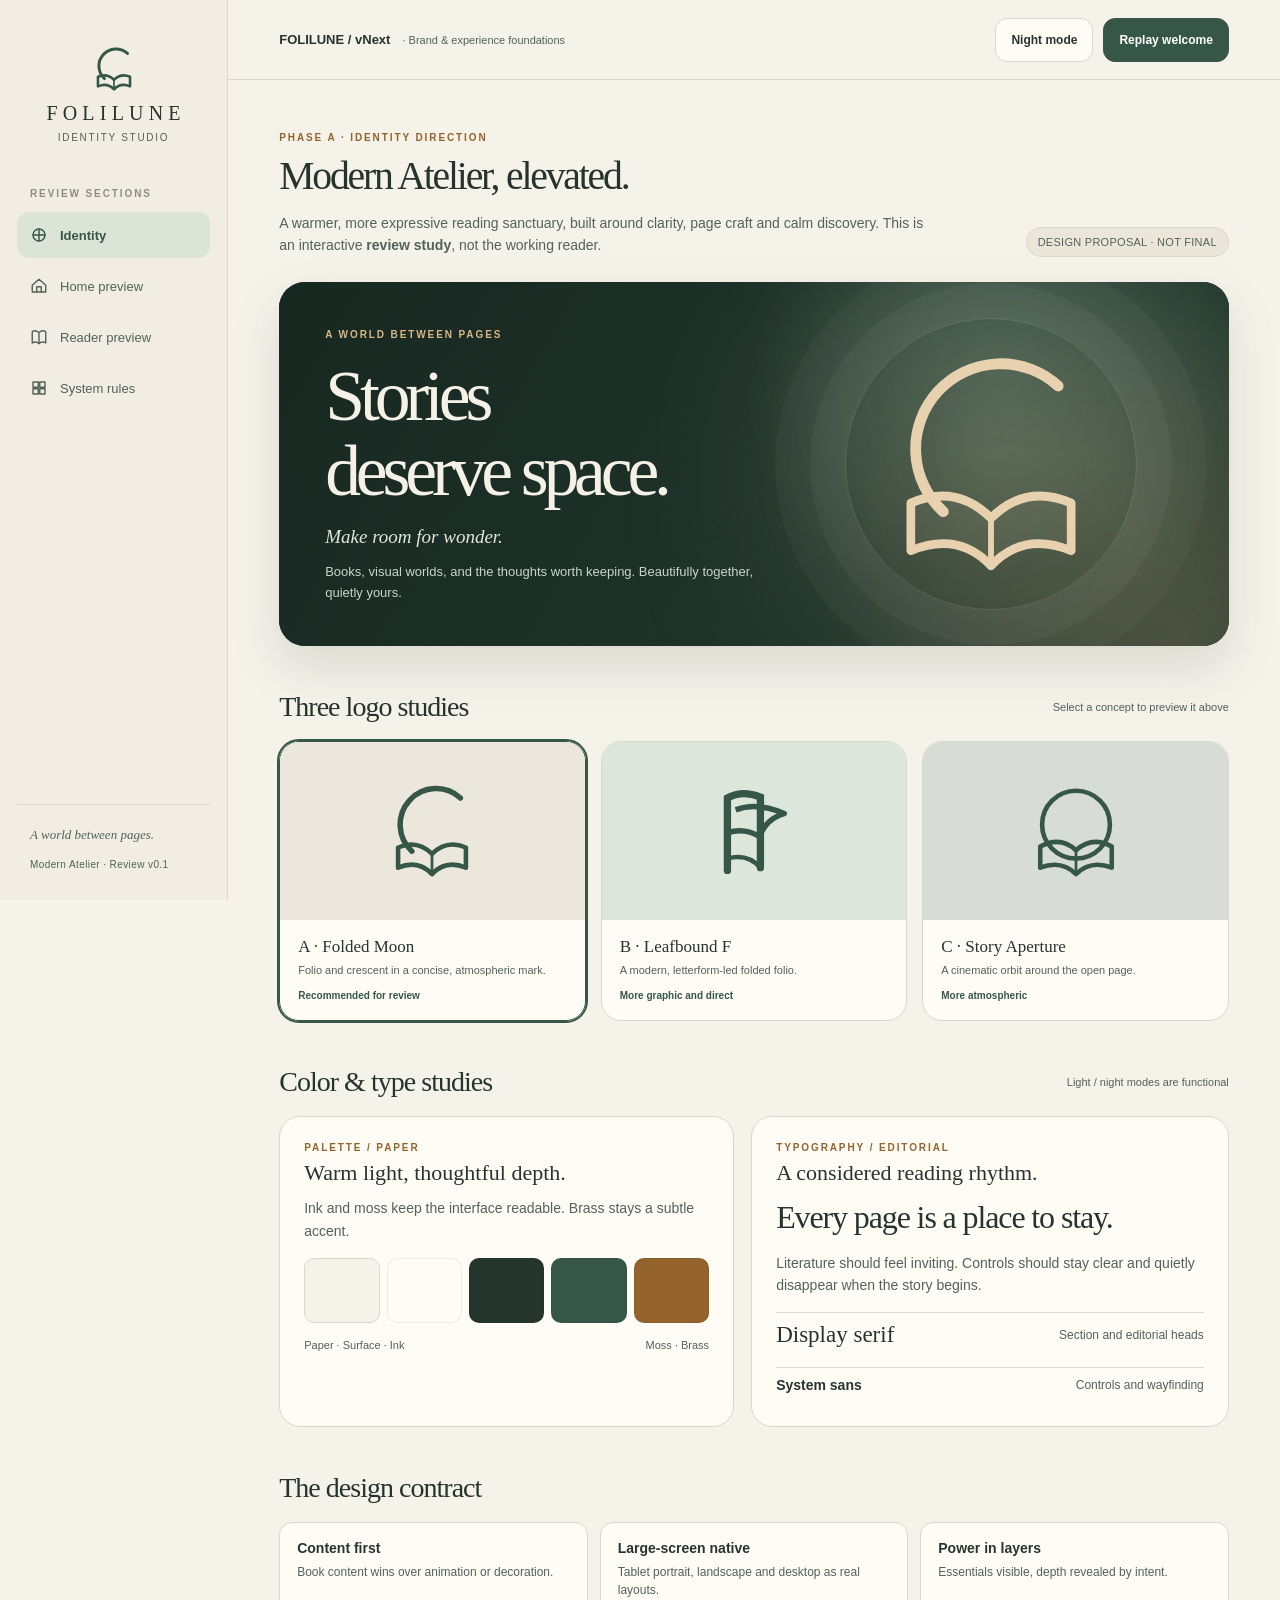
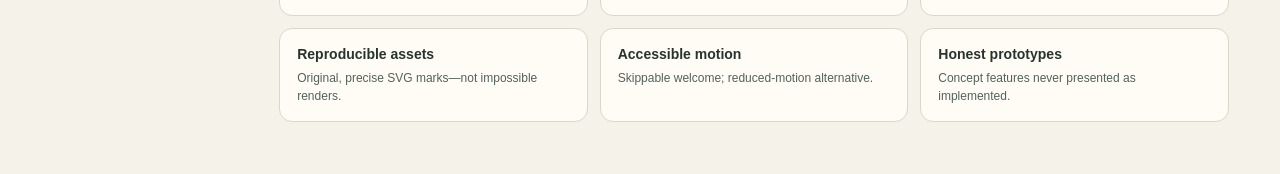
<file: prototypes/vnext-identity-review-v01.html>
<!doctype html>
<html lang="en"><head><meta charset="utf-8"/><meta name="viewport" content="width=device-width, initial-scale=1, viewport-fit=cover"/><meta name="color-scheme" content="light dark"/><title>FOLILUNE · vNext Identity Review</title>
<style>
:root{--bg:#f5f2ea;--paper:#fffcf5;--soft:#ece6da;--ink:#26342e;--muted:#516359;--moss:#365747;--sage:#7a9682;--brass:#94632c;--line:#d9d8cb;--shadow:0 24px 70px rgba(26,43,34,.085);--serif:Georgia,'Palatino Linotype',serif;--sans:'Segoe UI',Arial,sans-serif;--radius:22px}
*{box-sizing:border-box}html{scroll-behavior:smooth}body{margin:0;color:var(--ink);background:var(--bg);font-family:var(--sans);-webkit-font-smoothing:antialiased}button{font:inherit;cursor:pointer}button:focus-visible,a:focus-visible{outline:3px solid var(--brass);outline-offset:3px}button:disabled{opacity:.5;cursor:default}a{color:inherit}h1,h2,h3,p{margin:0}p{line-height:1.6}.caps{font:700 10px/1.4 var(--sans);letter-spacing:.19em;text-transform:uppercase}.eyebrow{color:var(--brass)}.section-heading{font:400 clamp(29px,3.1vw,42px)/1.15 var(--serif);letter-spacing:-.055em}.subline{font-size:14px;color:var(--muted)}.shell{max-width:1540px;min-height:100vh;margin:auto;display:grid;grid-template-columns:228px minmax(0,1fr);background:var(--bg)}
.rail{background:#f1ede3;border-right:1px solid var(--line);padding:30px 17px;position:sticky;top:0;align-self:start;height:100vh;display:flex;flex-direction:column}.rail-brand{text-align:center;padding:13px 5px 38px;display:flex;flex-direction:column;gap:7px;align-items:center}.rail-mark{width:52px;height:52px;color:var(--moss)}.rail-brand b{font:400 20px var(--serif);letter-spacing:.26em;margin-left:.26em}.rail-brand small{font-size:10px;letter-spacing:.17em;color:var(--muted)}.rail-label{padding:6px 13px 11px;color:#8c8e7e}.rail-nav{display:grid;gap:5px}.nav{border:0;color:var(--muted);background:transparent;border-radius:12px;min-height:46px;display:flex;align-items:center;gap:12px;padding:11px 13px;text-align:left;font-size:13px}.nav svg{width:18px;height:18px;stroke:currentColor;stroke-width:1.9;fill:none;stroke-linecap:round;stroke-linejoin:round}.nav.active{color:var(--moss);background:#dce4d8;font-weight:700}.nav:hover:not(.active){background:#e6e5dc}.rail-foot{margin-top:auto;border-top:1px solid var(--line);padding:20px 13px 0;color:var(--muted);font:italic 13px/1.6 var(--serif)}.rail-foot small{display:block;font:10px var(--sans);margin-top:13px;letter-spacing:.04em}
.main{min-width:0}.top{height:80px;padding:0 clamp(20px,4vw,58px);display:flex;align-items:center;justify-content:space-between;border-bottom:1px solid var(--line);gap:14px}.top-title{display:flex;align-items:center;gap:12px}.top-title strong{font:600 13px var(--sans)}.top-title span{font-size:11px;color:var(--muted)}.row{display:flex;align-items:center;gap:10px}.mini-btn,.main-btn,.outline-btn{border:1px solid var(--line);background:var(--paper);color:var(--ink);border-radius:12px;padding:11px 15px;min-height:44px;font-size:12px;font-weight:700}.mini-btn[aria-pressed="true"]{border-color:var(--moss);background:var(--moss);color:#fff}.main-btn{background:var(--moss);border-color:var(--moss);color:white}.outline-btn:hover,.mini-btn:hover{border-color:var(--sage)}.panel{padding:clamp(22px,4vw,57px);max-width:1340px;margin:auto}.summary{display:flex;align-items:end;justify-content:space-between;gap:22px;margin-bottom:25px}.summary p{max-width:650px;margin-top:12px}.status{font-size:11px;letter-spacing:.025em;white-space:nowrap;padding:8px 11px;background:var(--soft);border:1px solid var(--line);border-radius:20px;color:var(--muted)}
.hero{position:relative;isolation:isolate;min-height:330px;border-radius:26px;background:#172b24;color:#f5f1e6;display:grid;grid-template-columns:1fr 1fr;overflow:hidden;box-shadow:0 22px 50px #22362820}.hero:before{position:absolute;content:'';inset:0;z-index:-2;background:radial-gradient(circle at 76% 26%,#5473649a 0%,transparent 33%),radial-gradient(circle at 95% 97%,#a6845c45 0%,transparent 37%),linear-gradient(120deg,#172821,#243b31)}.hero-copy{padding:46px 0 42px 46px;align-self:center;z-index:2}.hero-copy .caps{color:#d9b785}.hero-copy h1{font:400 clamp(41px,5.6vw,73px)/1.05 var(--serif);letter-spacing:-.072em;margin-top:17px}.hero-copy .intro{font:italic clamp(15px,1.7vw,19px) var(--serif);color:#e2e6dc;margin:17px 0 14px}.hero-copy p{font-size:13px;color:#c7d6cd;max-width:440px}.hero-art{display:grid;place-items:center;position:relative;min-height:320px}.hero-art:before{content:'';width:290px;height:290px;border:1px solid #ffffff25;border-radius:50%;position:absolute;box-shadow:0 0 0 35px #ffffff09,0 0 0 70px #ffffff07}.hero-art:after{content:'';position:absolute;width:360px;height:270px;border-radius:50%;background:#f3d3a83d;filter:blur(100px)}.hero-logo{z-index:2;width:260px;height:260px;filter:drop-shadow(0 16px 24px #06160d40);transition:transform .35s}.hero-logo:hover{transform:translateY(-5px)}
.section{margin-top:45px}.section-head{display:flex;align-items:center;justify-content:space-between;gap:16px;margin-bottom:18px}.section-head h2{font:400 28px var(--serif);letter-spacing:-.035em}.section-head span{color:var(--muted);font-size:11px}.logos{display:grid;grid-template-columns:repeat(3,minmax(0,1fr));gap:15px}.logo-card{background:var(--paper);text-align:left;border:1px solid var(--line);border-radius:20px;padding:0;overflow:hidden;color:var(--ink);transition:transform .18s,box-shadow .18s,border-color .18s}.logo-card:hover{transform:translateY(-3px);box-shadow:var(--shadow)}.logo-card.active{outline:2px solid var(--moss);outline-offset:0;border-color:var(--moss)}.logo-art{min-height:178px;display:grid;place-items:center;background:#ebe7dd;position:relative}.logo-card:nth-child(2) .logo-art{background:#dde6db}.logo-card:nth-child(3) .logo-art{background:#d7ddd6}.logo-art svg{width:110px;height:110px}.logo-info{padding:17px 18px 19px;display:grid;gap:5px}.logo-info b{font:500 17px var(--serif)}.logo-info small{color:var(--muted);line-height:1.5;font-size:11px}.logo-info i{margin-top:7px;font-size:10px;font-style:normal;color:var(--moss);font-weight:700}
.design-grid{display:grid;grid-template-columns:1fr 1.05fr;gap:17px}.card{border-radius:21px;border:1px solid var(--line);background:var(--paper);padding:24px}.card h3{font:500 22px var(--serif);margin:5px 0 11px}.swatches{display:flex;gap:7px;margin:16px 0}.swatches div{height:65px;flex:1;border-radius:10px;border:1px solid #172a1913}.swatches div:first-child{border-color:#d9d8cb}.sw-label{display:flex;justify-content:space-between;gap:8px;flex-wrap:wrap;color:var(--muted);font-size:11px}.type-display{font:400 32px/1.23 var(--serif);margin:12px 0 14px;letter-spacing:-.035em}.type-body{font-size:14px;color:var(--muted)}.type-samples{display:grid;gap:10px;margin-top:16px}.typeline{display:flex;align-items:center;justify-content:space-between;padding:9px 0;border-top:1px solid var(--line);gap:12px}.typeline span{font-size:12px;color:var(--muted)}
.screen{display:none}.screen.active{display:block}.mock-window{border:1px solid var(--line);border-radius:24px;overflow:hidden;background:#fbf9f3;box-shadow:var(--shadow)}.mock-top{min-height:62px;border-bottom:1px solid #e8e4d9;padding:12px 24px;display:flex;align-items:center;justify-content:space-between}.mock-top .brand-name{font:400 17px var(--serif);letter-spacing:.2em}.mock-top .nav-mini{font-size:12px;color:#556b5d;display:flex;gap:20px}.mock-body{padding:35px}.greeting{font-size:11px;color:#9e7a51;text-transform:uppercase;letter-spacing:.15em}.mock-body h2{font:400 clamp(29px,4vw,47px) var(--serif);letter-spacing:-.06em;margin:8px 0 10px}.mock-body>p{font-size:13px;color:#637468;max-width:540px;margin-bottom:26px}.resume{display:grid;grid-template-columns:minmax(0,1fr) 37%;background:linear-gradient(110deg,#e7e8dc,#d9e1d5);border-radius:19px;overflow:hidden;border:1px solid #d7ddcd;min-height:180px}.resume-text{padding:28px;align-self:center}.resume-text h3{font:400 27px var(--serif);margin:8px 0}.resume-text p{font:italic 13px var(--serif);color:#5e6c60;margin-bottom:17px}.resume-art{position:relative;display:grid;place-items:center;overflow:hidden}.resume-art svg{width:min(100%,250px);height:165px}.book-row{display:grid;grid-template-columns:repeat(4,minmax(0,1fr));gap:17px;margin-top:20px}.book-tile{min-width:0}.book-cover{aspect-ratio:3/4;max-height:156px;border-radius:9px;box-shadow:3px 5px 12px #25332820;display:flex;align-items:center;justify-content:center;padding:9px;text-align:center;font:400 19px/1.1 var(--serif)}.book-tile b{font:500 13px var(--serif);display:block;margin-top:10px}.book-tile small{display:block;font-size:11px;color:#718273;margin-top:3px}.reader-demo{background:#f6f2e9;min-height:410px}.reader-demo .mock-body{max-width:760px;margin:auto;text-align:left;padding-top:38px}.reader-demo .chapter{text-align:center;color:#9c856b;font-size:11px;letter-spacing:.19em}.reader-demo h2{text-align:center;font:400 37px var(--serif);margin:13px 0 27px}.reader-demo p{font:19px/1.76 var(--serif);margin:0 0 16px;color:#3b443e}.reader-tools{background:#eee9dc;padding:13px 20px;display:flex;justify-content:space-between;gap:10px;align-items:center;border-bottom:1px solid #ddd7c9}.reader-tools strong{font-size:12px}.reader-tools button{border:1px solid #d6d0c2;background:#fbf8f0;padding:8px 12px;border-radius:9px;color:#365747}.screen-title{font:400 28px var(--serif);margin-bottom:13px}.preview-actions{display:flex;gap:10px;flex-wrap:wrap}.footnote{font:12px/1.7 var(--sans);color:var(--muted);margin-top:18px}.token-grid{display:grid;grid-template-columns:repeat(3,minmax(0,1fr));gap:12px}.token{padding:17px;border-radius:13px;background:var(--paper);border:1px solid var(--line)}.token b{font:600 14px var(--sans);display:block;margin-bottom:6px}.token span{font-size:12px;color:var(--muted)}
.welcome{position:fixed;inset:0;background:#13241e;z-index:100;display:grid;place-items:center;color:#f7f0e2;opacity:0;pointer-events:none;transition:opacity .25s}.welcome.on{opacity:1;pointer-events:auto}.welcome-center{text-align:center;padding:25px;max-width:480px}.welcome-logo{width:205px;height:205px;margin:0 auto 22px}.welcome-logo path,.welcome-logo circle{stroke-dasharray:530;stroke-dashoffset:530}.welcome.on .welcome-logo path,.welcome.on .welcome-logo circle{animation:draw 1.5s ease forwards}.welcome-center h2{font:400 33px var(--serif);letter-spacing:.22em;margin-left:.22em}.welcome-center p{font:italic 18px var(--serif);margin-top:12px;color:#c4d4c5}.skip{position:absolute;bottom:28px;right:30px;color:#f8f3e9;background:transparent;border:1px solid #ffffff5a;border-radius:12px;padding:11px 14px;min-height:44px}.intro-note{font-size:11px;color:var(--muted);max-width:670px}.mobile-nav{display:none}
body.night{--bg:#101a18;--paper:#1b2925;--soft:#26352e;--ink:#f3f1e9;--muted:#c3cec6;--moss:#a9c6b1;--sage:#95aa9a;--brass:#dcba87;--line:#34483f;--shadow:0 24px 70px rgba(0,0,0,.22)}body.night .rail{background:#14211d}body.night .nav.active{background:#2e4238;color:#e8f2eb}body.night .nav:hover:not(.active){background:#26352e}body.night .logo-art{background:#304037}body.night .logo-card:nth-child(2) .logo-art{background:#283c33}body.night .logo-card:nth-child(3) .logo-art{background:#37453d}body.night .mock-window{filter:brightness(.9)}
@keyframes draw{to{stroke-dashoffset:0}}@media(prefers-reduced-motion:reduce){*,*:before,*:after{scroll-behavior:auto!important;animation:none!important;transition:none!important}.welcome-logo path,.welcome-logo circle{stroke-dashoffset:0!important}}
@media(max-width:1050px){.shell{grid-template-columns:77px minmax(0,1fr)}.rail{padding:23px 10px}.rail-brand b,.rail-brand small,.rail-label,.rail-foot,.nav span{display:none}.rail-brand{padding-bottom:30px}.rail-mark{width:44px;height:44px}.nav{justify-content:center;padding:10px}.nav svg{width:21px;height:21px}.main .panel{padding:28px}.book-row{grid-template-columns:repeat(4,minmax(0,1fr))}}
@media(max-width:700px){.shell{display:block;padding-bottom:63px}.rail{display:none}.mobile-nav{display:flex;position:fixed;bottom:0;left:0;right:0;min-height:62px;z-index:30;background:var(--paper);border-top:1px solid var(--line);align-items:center;justify-content:space-around;padding:8px 4px max(8px,env(safe-area-inset-bottom))}.mobile-nav button{background:transparent;border:0;padding:8px 14px;border-radius:11px;color:var(--muted);display:grid;gap:4px;place-items:center;font-size:10px}.mobile-nav button.active{background:var(--soft);color:var(--ink)}.mobile-nav svg{width:20px;height:20px;fill:none;stroke:currentColor;stroke-width:2}.top{height:65px;padding:0 15px}.top-title span{display:none}.top .mini-btn{min-height:42px;padding:8px 10px}.panel{padding:20px!important}.summary{display:block}.summary .status{display:inline-block;margin-top:12px}.hero{grid-template-columns:1fr;min-height:440px}.hero-copy{padding:31px 30px 0}.hero-copy h1{font-size:47px}.hero-art{min-height:175px}.hero-logo{width:165px;height:165px}.hero-art:before{width:170px;height:170px}.logos,.design-grid{grid-template-columns:1fr}.logos{gap:10px}.logo-card{display:grid;grid-template-columns:115px minmax(0,1fr)}.logo-art{min-height:135px}.logo-art svg{width:83px;height:83px}.section{margin-top:28px}.section-head h2{font-size:24px}.mock-body{padding:22px}.mock-top{padding:13px 18px}.mock-top .nav-mini{display:none}.resume{grid-template-columns:1fr 34%}.resume-text{padding:17px}.resume-text h3{font-size:21px}.resume-art svg{width:120px}.book-row{grid-template-columns:repeat(2,1fr)}.reader-demo .mock-body{padding:22px}.reader-demo p{font-size:17px}.token-grid{grid-template-columns:1fr 1fr}}
</style></head>
<body><div class="shell"><aside class="rail"><div class="rail-brand"><svg class="rail-mark" viewBox="0 0 120 120" aria-hidden="true"><path d="M91 24 A39 39 0 0 0 38 82" fill="none" stroke="currentColor" stroke-width="7" stroke-linecap="round"/><path d="M23 78 Q44 69 60 85 Q76 69 97 78 L97 100 Q75 91 60 107 Q45 91 23 100Z" fill="none" stroke="currentColor" stroke-width="6" stroke-linejoin="round"/><path d="M60 85V107" stroke="currentColor" stroke-width="4"/></svg><b>FOLILUNE</b><small>IDENTITY STUDIO</small></div><div class="rail-label caps">Review sections</div><div class="rail-nav" id="railNav"><button class="nav active" data-screen="identity"><svg viewBox="0 0 24 24"><circle cx="12" cy="12" r="8"/><path d="M12 4v16M4 12h16"/></svg><span>Identity</span></button><button class="nav" data-screen="home"><svg viewBox="0 0 24 24"><path d="m3 11 9-8 9 8v9H3z"/><path d="M9 20v-7h6v7"/></svg><span>Home preview</span></button><button class="nav" data-screen="reader"><svg viewBox="0 0 24 24"><path d="M12 6Q7 2 3 5v15q5-3 9 1 4-4 9-1V5q-4-3-9 1zM12 6v15"/></svg><span>Reader preview</span></button><button class="nav" data-screen="system"><svg viewBox="0 0 24 24"><path d="M4 4h7v7H4zM13 4h7v7h-7zM4 13h7v7H4zM13 13h7v7h-7z"/></svg><span>System rules</span></button></div><div class="rail-foot">A world between pages.<small>Modern Atelier · Review v0.1</small></div></aside>
<main class="main"><header class="top"><div class="top-title"><strong>FOLILUNE / vNext</strong><span>· Brand & experience foundations</span></div><div class="row"><button class="mini-btn" id="themeBtn" aria-pressed="false" title="Switch color theme">Night mode</button><button class="main-btn" id="welcomeBtn">Replay welcome</button></div></header>
<div class="panel"><div class="screen active" data-panel="identity"><div class="summary"><div><div class="caps eyebrow">Phase A · Identity direction</div><h2 class="section-heading" style="margin-top:9px">Modern Atelier, elevated.</h2><p class="subline">A warmer, more expressive reading sanctuary, built around clarity, page craft and calm discovery. This is an interactive <strong>review study</strong>, not the working reader.</p></div><span class="status">DESIGN PROPOSAL · NOT FINAL</span></div>
<div class="hero"><div class="hero-copy"><div class="caps">A world between pages</div><h1>Stories<br>deserve space.</h1><div class="intro">Make room for wonder.</div><p>Books, visual worlds, and the thoughts worth keeping. Beautifully together, quietly yours.</p></div><div class="hero-art"><svg class="hero-logo" id="heroLogo" viewBox="0 0 120 120" aria-label="Selected FOLILUNE logo concept"><path d="M91 24 A39 39 0 0 0 38 82" fill="none" stroke="#e7d1ae" stroke-width="5" stroke-linecap="round"/><path d="M23 78 Q44 69 60 85 Q76 69 97 78 L97 100 Q75 91 60 107 Q45 91 23 100Z" fill="#ecdfbe" fill-opacity=".07" stroke="#e7d1ae" stroke-width="4" stroke-linejoin="round"/><path d="M60 85V107" stroke="#e7d1ae" stroke-width="2.7"/></svg></div></div>
<section class="section"><div class="section-head"><h2>Three logo studies</h2><span>Select a concept to preview it above</span></div><div class="logos" id="logoOptions">
<button class="logo-card active" data-logo="a" aria-pressed="true"><div class="logo-art"><svg viewBox="0 0 120 120" aria-hidden="true"><path d="M91 24 A39 39 0 0 0 38 82" fill="none" stroke="#365747" stroke-width="6" stroke-linecap="round"/><path d="M23 78 Q44 69 60 85 Q76 69 97 78 L97 100 Q75 91 60 107 Q45 91 23 100Z" fill="none" stroke="#365747" stroke-width="5" stroke-linejoin="round"/><path d="M60 85V107" stroke="#365747" stroke-width="3"/></svg></div><div class="logo-info"><b>A · Folded Moon</b><small>Folio and crescent in a concise, atmospheric mark.</small><i>Recommended for review</i></div></button>
<button class="logo-card" data-logo="b" aria-pressed="false"><div class="logo-art"><svg viewBox="0 0 120 120" aria-hidden="true"><path d="M31 103V24Q47 15 67 23V100" fill="none" stroke="#365747" stroke-width="8" stroke-linecap="round"/><path d="M40 37Q63 28 93 41Q74 46 66 66Q49 56 31 62" fill="none" stroke="#365747" stroke-width="6" stroke-linejoin="round"/><path d="M31 90Q53 84 67 100" fill="none" stroke="#365747" stroke-width="5" stroke-linecap="round"/></svg></div><div class="logo-info"><b>B · Leafbound F</b><small>A modern, letterform-led folded folio.</small><i>More graphic and direct</i></div></button>
<button class="logo-card" data-logo="c" aria-pressed="false"><div class="logo-art"><svg viewBox="0 0 120 120" aria-hidden="true"><circle cx="60" cy="53" r="37" fill="none" stroke="#365747" stroke-width="5"/><path d="M21 77Q43 65 60 81Q78 65 99 77L99 100Q76 91 60 107Q44 91 21 100Z" fill="none" stroke="#365747" stroke-width="5" stroke-linejoin="round"/><path d="M60 81V107" stroke="#365747" stroke-width="3"/></svg></div><div class="logo-info"><b>C · Story Aperture</b><small>A cinematic orbit around the open page.</small><i>More atmospheric</i></div></button>
</div></section>
<section class="section"><div class="section-head"><h2>Color & type studies</h2><span>Light / night modes are functional</span></div><div class="design-grid"><div class="card"><div class="caps eyebrow">Palette / paper</div><h3>Warm light, thoughtful depth.</h3><p class="subline">Ink and moss keep the interface readable. Brass stays a subtle accent.</p><div class="swatches"><div style="background:#F5F2EA" title="Canvas #F5F2EA"></div><div style="background:#FFFCF5" title="Surface #FFFCF5"></div><div style="background:#26342E" title="Ink #26342E"></div><div style="background:#365747" title="Moss #365747"></div><div style="background:#94632C" title="Brass #94632C"></div></div><div class="sw-label"><span>Paper · Surface · Ink</span><span>Moss · Brass</span></div></div><div class="card"><div class="caps eyebrow">Typography / editorial</div><h3>A considered reading rhythm.</h3><div class="type-display">Every page is a place to stay.</div><p class="type-body">Literature should feel inviting. Controls should stay clear and quietly disappear when the story begins.</p><div class="type-samples"><div class="typeline"><b style="font:400 23px var(--serif)">Display serif</b><span>Section and editorial heads</span></div><div class="typeline"><b style="font:600 14px var(--sans)">System sans</b><span>Controls and wayfinding</span></div></div></div></div></section>
<section class="section"><div class="section-head"><h2>The design contract</h2></div><div class="token-grid"><div class="token"><b>Content first</b><span>Book content wins over animation or decoration.</span></div><div class="token"><b>Large-screen native</b><span>Tablet portrait, landscape and desktop as real layouts.</span></div><div class="token"><b>Power in layers</b><span>Essentials visible, depth revealed by intent.</span></div><div class="token"><b>Reproducible assets</b><span>Original, precise SVG marks—not impossible renders.</span></div><div class="token"><b>Accessible motion</b><span>Skippable welcome; reduced-motion alternative.</span></div><div class="token"><b>Honest prototypes</b><span>Concept features never presented as implemented.</span></div></div></section>
</div>
<div class="screen" data-panel="home"><div class="summary"><div><div class="caps eyebrow">Phase C · Home surface concept</div><h2 class="section-heading" style="margin-top:9px">A home that knows when to be quiet.</h2><p class="subline">The next design task after brand approval. This preview illustrates layout and visual hierarchy, not actual library functionality.</p></div><span class="status">VISUAL CONCEPT</span></div><div class="mock-window"><div class="mock-top"><div class="brand-name">FOLILUNE</div><div class="nav-mini"><b>Home</b><span>Library</span><span>Reading room</span><span>Settings</span></div><span style="font-size:14px">☾</span></div><div class="mock-body"><div class="greeting">A quiet space, just for you</div><h2>Return to the pages.</h2><p>Your next chapter is never far away. The books are the center; the tools follow your lead.</p><div class="resume"><div class="resume-text"><div class="caps" style="color:#7a7258">Continue reading</div><h3>The Atlas of Quiet Places</h3><p>A story about wandering and finding your way home.</p><button class="main-btn" id="resumeConcept">View reader concept</button></div><div class="resume-art"><svg viewBox="0 0 240 170" aria-hidden="true"><path d="M35 100 Q75 65 120 110 Q161 68 211 98 L211 151 Q163 127 120 158 Q77 130 35 151Z" fill="#f9f5e9" stroke="#8b997b" stroke-width="3"/><path d="M120 110v48M47 117Q87 96 110 127M132 124Q168 96 200 117" stroke="#bcc9ad" stroke-width="3" fill="none"/><circle cx="167" cy="48" r="23" fill="#ddbf88"/><circle cx="178" cy="41" r="23" fill="#d9e1d5"/></svg></div></div><div class="section-head" style="margin-top:29px"><h2 style="font-size:22px">In your library</h2><span>Illustrative placeholders</span></div><div class="book-row"><div class="book-tile"><div class="book-cover" style="background:#587a6b;color:#f9edcf">Quiet<br>Places</div><b>The Atlas of Quiet Places</b><small>Novel · Sample</small></div><div class="book-tile"><div class="book-cover" style="background:#b88968;color:#fff2df">Little<br>Worlds</div><b>Little Worlds</b><small>Visual story · Concept</small></div><div class="book-tile"><div class="book-cover" style="background:#2d4f58;color:#f8efde">The<br>Night Sky</div><b>Night Sky</b><small>Essays · Concept</small></div><div class="book-tile"><div class="book-cover" style="background:#bdb08f;color:#283c30">Margin<br>Notes</div><b>Margin Notes</b><small>Study · Concept</small></div></div></div></div><p class="footnote">This review screen intentionally uses invented cover art and sample metadata. No book catalog, recommendation engine or functional library is included here.</p></div>
<div class="screen" data-panel="reader"><div class="summary"><div><div class="caps eyebrow">Phase C · Reading surface concept</div><h2 class="section-heading" style="margin-top:9px">A page worth disappearing into.</h2><p class="subline">A restrained reader HUD, generous line measure and visible navigation. Publisher content remains the hero.</p></div><span class="status">VISUAL CONCEPT</span></div><div class="mock-window reader-demo"><div class="reader-tools"><strong>← Library &nbsp; / &nbsp; The Atlas of Quiet Places</strong><div class="row"><button id="fontDown" aria-label="Reduce sample font size">A−</button><button id="fontUp" aria-label="Increase sample font size">A+</button></div></div><div class="mock-body" id="conceptReader"><div class="chapter">CHAPTER 01 · A PLACE BETWEEN</div><h2>Under the willow light</h2><p>The last light of the evening settled softly over the fields, and for a moment, every familiar path felt like a new beginning.</p><p>She opened the book where the folded page waited. Between the ink and the quiet, a whole world was holding its breath.</p><p>She stayed a little longer. Some places were not meant to be hurried through.</p></div><div class="reader-tools"><span style="font-size:11px;color:#6a786a">Chapter 1 of 3 · Sample prose</span><span style="font-size:11px;color:#6a786a">✦ &nbsp; CONTINUE</span></div></div><p class="footnote">Use A− / A+ above to test sample typography. This is a design demonstration, not an EPUB import or full reader.</p></div>
<div class="screen" data-panel="system"><div class="summary"><div><div class="caps eyebrow">Phase A → E · Design protocol</div><h2 class="section-heading" style="margin-top:9px">Every detail belongs to one system.</h2><p class="subline">Preliminary measures, interaction commitments and review gates. No functionality scope is being expanded in this design phase.</p></div><span class="status">TOKENS PROPOSED</span></div><div class="token-grid"><div class="token"><b>4 px rhythm</b><span>Spacing 8 · 12 · 16 · 24 · 32 · 48 · 64.</span></div><div class="token"><b>48 dp actions</b><span>Comfortable tablet touch targets, strong focus states.</span></div><div class="token"><b>16–30 px prose</b><span>Adjustable with comfortable 1.65 line height default.</span></div><div class="token"><b>20 / 24 px icons</b><span>Rounded 1.8–2.0 stroke, one coherent icon system.</span></div><div class="token"><b>1.8 second first visit</b><span>Skippable welcome, fast repeat launches.</span></div><div class="token"><b>Measured dark mode</b><span>Warm charcoal surfaces, contrast, no negative filter.</span></div><div class="token"><b>Desktop / landscape</b><span>Permanent rail and optional contextual workspace.</span></div><div class="token"><b>Tablet portrait</b><span>Readable one-column surfaces and compact navigation.</span></div><div class="token"><b>Reduced motion</b><span>Still, equally useful intro and UI behavior.</span></div></div><section class="section card"><div class="caps eyebrow">Approvals</div><h2 style="font:400 29px var(--serif);margin:10px 0">Choose the feeling before the features.</h2><p class="subline">First select or refine a logo concept, assess the paper and night palettes, then approve brand tokens. Only then do we implement splash, onboarding and the first real redesigned screen. No existing APK or reading data changes through this review.</p><div class="preview-actions" style="margin-top:22px"><button class="main-btn" id="returnIdentity">Return to logo studies</button><button class="outline-btn" id="openWelcome">View welcome motion</button></div></section></div>
</div></main></div>
<nav class="mobile-nav" aria-label="Review navigation" id="mobileNav"><button class="active" data-screen="identity"><svg viewBox="0 0 24 24"><circle cx="12" cy="12" r="8"/></svg>Identity</button><button data-screen="home"><svg viewBox="0 0 24 24"><path d="m3 11 9-8 9 8v9H3z"/></svg>Home</button><button data-screen="reader"><svg viewBox="0 0 24 24"><path d="M12 6Q7 2 3 5v15q5-3 9 1 4-4 9-1V5q-4-3-9 1zM12 6v15"/></svg>Reader</button><button data-screen="system"><svg viewBox="0 0 24 24"><path d="M4 4h7v7H4zM13 4h7v7h-7zM4 13h7v7H4zM13 13h7v7h-7z"/></svg>System</button></nav>
<div class="welcome" id="welcome" role="dialog" aria-modal="true" aria-label="FOLILUNE welcome animation" aria-hidden="true"><div class="welcome-center"><svg class="welcome-logo" viewBox="0 0 120 120" aria-hidden="true"><path d="M91 24 A39 39 0 0 0 38 82" fill="none" stroke="#e7d1ae" stroke-width="5" stroke-linecap="round"/><path d="M23 78 Q44 69 60 85 Q76 69 97 78 L97 100 Q75 91 60 107 Q45 91 23 100Z" fill="none" stroke="#e7d1ae" stroke-width="4" stroke-linejoin="round"/><path d="M60 85V107" stroke="#e7d1ae" stroke-width="3"/></svg><h2>FOLILUNE</h2><p>A world between pages.</p></div><button class="skip" id="skipIntro">Skip introduction</button></div>
<script>
(()=>{'use strict';const $=s=>document.querySelector(s),$$=s=>[...document.querySelectorAll(s)];let current='identity',currentLogo='a',timer=null;const logos={a:'<path d="M91 24 A39 39 0 0 0 38 82" fill="none" stroke="#e7d1ae" stroke-width="5" stroke-linecap="round"/><path d="M23 78 Q44 69 60 85 Q76 69 97 78 L97 100 Q75 91 60 107 Q45 91 23 100Z" fill="#ecdfbe" fill-opacity=".07" stroke="#e7d1ae" stroke-width="4" stroke-linejoin="round"/><path d="M60 85V107" stroke="#e7d1ae" stroke-width="2.7"/>',b:'<path d="M31 103V24Q47 15 67 23V100" fill="none" stroke="#e7d1ae" stroke-width="7" stroke-linecap="round"/><path d="M40 37Q63 28 93 41Q74 46 66 66Q49 56 31 62" fill="none" stroke="#e7d1ae" stroke-width="6" stroke-linejoin="round"/><path d="M31 90Q53 84 67 100" fill="none" stroke="#e7d1ae" stroke-width="5" stroke-linecap="round"/>',c:'<circle cx="60" cy="53" r="37" fill="none" stroke="#e7d1ae" stroke-width="5"/><path d="M21 77Q43 65 60 81Q78 65 99 77L99 100Q76 91 60 107Q44 91 21 100Z" fill="none" stroke="#e7d1ae" stroke-width="5" stroke-linejoin="round"/><path d="M60 81V107" stroke="#e7d1ae" stroke-width="3"/>'};function screen(id){if(!['identity','home','reader','system'].includes(id))return;current=id;$$('[data-panel]').forEach(e=>e.classList.toggle('active',e.dataset.panel===id));$$('[data-screen]').forEach(e=>{e.classList.toggle('active',e.dataset.screen===id);if(e.tagName==='BUTTON')e.setAttribute('aria-current',e.dataset.screen===id?'page':'false')});window.scrollTo({top:0,behavior:matchMedia('(prefers-reduced-motion: reduce)').matches?'instant':'smooth'});}$$('[data-screen]').forEach(e=>e.addEventListener('click',()=>screen(e.dataset.screen)));$$('[data-logo]').forEach(e=>e.addEventListener('click',()=>{currentLogo=e.dataset.logo;$$('[data-logo]').forEach(b=>{b.classList.toggle('active',b===e);b.setAttribute('aria-pressed',b===e?'true':'false')});$('#heroLogo').innerHTML=logos[currentLogo]}));$('#themeBtn').addEventListener('click',()=>{const dark=document.body.classList.toggle('night');$('#themeBtn').setAttribute('aria-pressed',String(dark));$('#themeBtn').textContent=dark?'Paper mode':'Night mode'});function closeWelcome(){clearTimeout(timer);$('#welcome').classList.remove('on');$('#welcome').setAttribute('aria-hidden','true');$('#welcomeBtn').focus({preventScroll:true})}function welcome(){clearTimeout(timer);const w=$('#welcome');w.classList.remove('on');void w.offsetWidth;w.classList.add('on');w.setAttribute('aria-hidden','false');$('#skipIntro').focus({preventScroll:true});timer=setTimeout(closeWelcome,matchMedia('(prefers-reduced-motion: reduce)').matches?900:2150)}$('#welcomeBtn').onclick=welcome;$('#openWelcome').onclick=welcome;$('#skipIntro').onclick=closeWelcome;document.addEventListener('keydown',e=>{if(e.key==='Escape'&&$('#welcome').classList.contains('on'))closeWelcome()});$('#resumeConcept').onclick=()=>screen('reader');$('#returnIdentity').onclick=()=>screen('identity');let sz=19;function font(){const block=$('#conceptReader');block.querySelectorAll('p').forEach(p=>p.style.fontSize=sz+'px')}$('#fontDown').onclick=()=>{sz=Math.max(16,sz-1);font()};$('#fontUp').onclick=()=>{sz=Math.min(30,sz+1);font()};})();
</script></body></html>
</file>
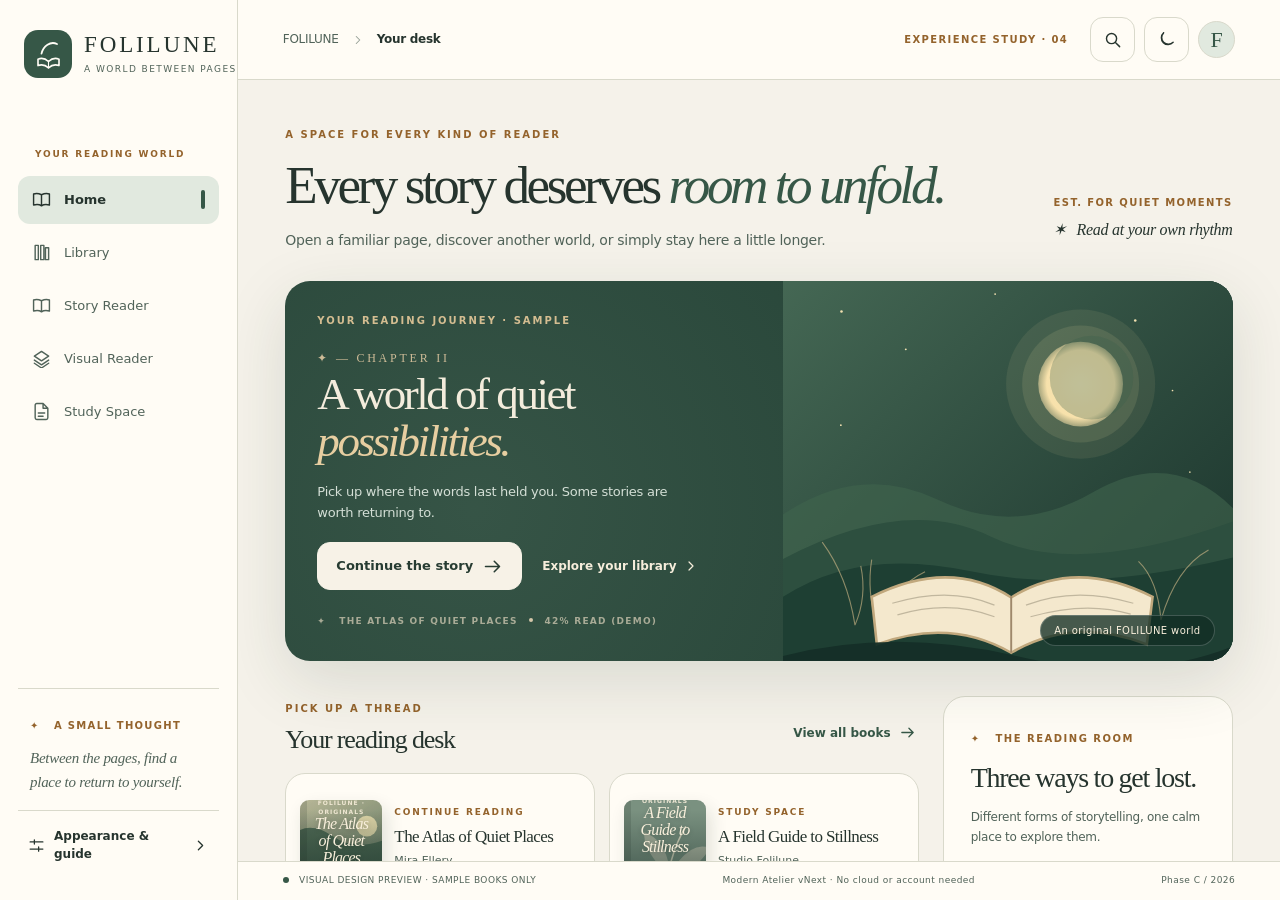
<file: prototypes/vnext-main-surfaces-phase-c-v04.html>
<!doctype html>
<html lang="en" data-theme="paper"><head><meta charset="utf-8"/><meta name="viewport" content="width=device-width,initial-scale=1"/><meta name="theme-color" content="#F5F2EA"/><title>FOLILUNE · Modern Atelier vNext / Phase C</title>
<style>
:root{--canvas:#F5F2EA;--paper:#FFFCF5;--subtle:#EFECE3;--line:#D9D9CB;--ink:#26342E;--secondary:#516359;--moss:#365747;--sage:#E1E9DF;--brass:#94632C;--shadow:0 20px 65px #1e382721;--reader-paper:#faf7ed;--reader-ink:#25372d;--soft-white:#fffbf4;--accent:#eddfc6;--hover:#e6ebe1}
html[data-theme=night]{color-scheme:dark;--canvas:#101A18;--paper:#1B2925;--subtle:#26352E;--line:#34483F;--ink:#F3F1E9;--secondary:#C3CEC6;--moss:#A9C6B1;--sage:#273E34;--brass:#DCBA87;--shadow:0 22px 65px #0005;--reader-paper:#222e29;--reader-ink:#eee9da;--soft-white:#1b2925;--accent:#32453c;--hover:#30483c}
*{box-sizing:border-box}html,body{margin:0;min-height:100%;width:100%}body{font:15px/1.55 system-ui,-apple-system,'Segoe UI',sans-serif;background:var(--canvas);color:var(--ink);-webkit-font-smoothing:antialiased;letter-spacing:-.018em}button,input,select{font:inherit;color:inherit}button{cursor:pointer}button:disabled{opacity:.35;cursor:not-allowed}button:focus-visible,input:focus-visible,select:focus-visible{outline:3px solid var(--brass);outline-offset:3px}svg{display:block}h1,h2,h3,h4,p{margin-top:0}h1,h2,h3,h4{font-family:Georgia,'Times New Roman',serif;line-height:1.1;letter-spacing:-.045em;font-weight:400}em{font-weight:400}.icon{width:21px;height:21px;fill:none;stroke:currentColor;stroke-width:1.8;stroke-linecap:round;stroke-linejoin:round;flex:none}.eyebrow,.smallcaps{font-weight:750;font-size:10px;letter-spacing:.2em;text-transform:uppercase;color:var(--brass)}.smallcaps{font-size:9px}.muted{color:var(--secondary)}.btn{border-radius:13px;padding:12px 18px;min-height:48px;border:1px solid var(--line);display:inline-flex;justify-content:center;align-items:center;gap:9px;background:var(--paper);font-size:13px;font-weight:700;white-space:normal;text-align:center}.btn:hover{background:var(--hover)}.btn.primary{background:var(--moss);border-color:var(--moss);color:var(--paper)}html[data-theme=night] .btn.primary{color:#17241e}.btn.light{background:#f7f2e7;border-color:#f7f2e7;color:#273c32}.btn.light:hover{background:#e7e1d0}.icon-button{width:45px;height:45px;min-width:45px;border:1px solid var(--line);border-radius:13px;background:var(--paper);display:grid;place-items:center}.icon-button:hover,.icon-button.active{background:var(--sage)}.icon-button.marked{color:var(--brass)}.icon-button .icon{width:19px;height:19px}.shell{max-width:1750px;min-height:100dvh;margin:0 auto;display:grid;grid-template-columns:238px minmax(0,1fr);background:var(--canvas);box-shadow:0 0 0 1px #7c876020}.sidebar{background:var(--paper);border-right:1px solid var(--line);padding:29px 18px 20px;display:flex;flex-direction:column;min-height:100vh;position:sticky;top:0;height:100dvh;z-index:25}.brand{border:0;background:transparent;padding:0 6px;display:flex;text-align:left;align-items:center;gap:12px;margin:1px 0 70px}.brand-emblem{display:grid;place-items:center;width:48px;height:48px;background:var(--moss);color:var(--paper);border-radius:14px;flex:none}.brand-emblem .logo-mark{width:35px;height:35px}.brand-title{display:block;font:400 23px/1 Georgia,serif;letter-spacing:.125em;white-space:nowrap}.brand-sub{display:block;font:9px/1.4 system-ui,sans-serif;letter-spacing:.16em;margin-top:7px;color:var(--secondary);white-space:nowrap}.side-label{padding:0 17px 14px;color:var(--brass);font-size:9px;font-weight:800;letter-spacing:.20em}.side-links{display:flex;flex-direction:column;gap:5px}.side-item{min-height:48px;display:flex;align-items:center;gap:13px;padding:11px 14px;text-align:left;background:transparent;border:0;border-radius:12px;font-size:13px;color:var(--secondary);position:relative}.side-item.selected,.side-item:hover{background:var(--sage);color:var(--ink)}.side-item.selected{font-weight:730}.side-item .icon{width:19px;height:19px}.side-item span{flex:1}.side-item i{width:4px;height:19px;border-radius:10px;background:var(--moss)}.side-bottom{margin-top:auto}.side-passage{padding:24px 12px 16px;border-top:1px solid var(--line)}.side-passage span{font-size:10px;letter-spacing:.13em;color:var(--brass);font-weight:800}.side-passage p{font:italic 15px/1.55 Georgia,serif;margin:11px 0 0;color:var(--secondary)}.side-footer{background:transparent;border:0;border-top:1px solid var(--line);display:flex;align-items:center;gap:9px;min-height:60px;width:100%;padding:16px 10px;font-size:12px;font-weight:650;text-align:left}.side-footer span{flex:1}.side-footer .icon{width:17px}.main-col{min-width:0;display:flex;flex-direction:column;max-height:100dvh;min-height:100dvh}.topbar{background:var(--paper);border-bottom:1px solid var(--line);height:80px;flex:none;display:flex;justify-content:space-between;align-items:center;padding:0 clamp(22px,3.5vw,60px);gap:20px;position:relative;z-index:9}.top-left,.top-right,.breadcrumb{display:flex;align-items:center;gap:12px}.breadcrumb{font-size:12px;color:var(--secondary)}.breadcrumb .icon{width:14px;height:14px;opacity:.6}.breadcrumb strong{color:var(--ink);font-weight:650}.top-right{gap:9px}.design-tag{font-size:10px;letter-spacing:.14em;font-weight:800;color:var(--brass);padding-right:13px}.avatar{width:37px;height:37px;border-radius:50%;background:var(--sage);color:var(--moss);border:1px solid var(--line);font:22px Georgia,serif;display:grid;place-items:center}.main-scroll{overflow-y:auto;flex:1;min-height:0;scrollbar-color:#a7afa39c transparent}.screen-container{padding:42px clamp(22px,3.7vw,64px) 65px;max-width:1500px;margin:auto;min-height:100%}.footnote{height:39px;background:var(--paper);border-top:1px solid var(--line);display:flex;align-items:center;justify-content:space-between;gap:12px;padding:0 clamp(22px,3.5vw,60px);color:var(--secondary);font-size:9px;letter-spacing:.05em;flex:none}.dot{display:inline-block;width:6px;height:6px;border-radius:50%;background:var(--moss);margin-right:7px}.mobile-nav{display:none}
.home-intro{display:flex;justify-content:space-between;align-items:flex-end;gap:30px;margin-bottom:29px}.home-intro h1{font-size:clamp(42px,4.15vw,68px);line-height:1.08;letter-spacing:-.065em;margin:12px 0 14px;max-width:750px}.home-intro h1 em{font-style:italic;color:var(--moss)}.home-intro p{font-size:14px;color:var(--secondary);line-height:1.7;margin-bottom:0}.date-note{text-align:right;min-width:200px;padding-bottom:13px}.date-note span{display:block;color:var(--brass);font-size:10px;letter-spacing:.14em;font-weight:800}.date-note strong{font:italic 16px Georgia,serif;display:block;margin-top:10px}.hero-home{display:grid;grid-template-columns:minmax(0,1.05fr) minmax(0,.95fr);background:#29473a;min-height:347px;border-radius:25px;overflow:hidden;color:#f3ecdc;position:relative;box-shadow:var(--shadow)}.hero-home:before{content:'';position:absolute;top:0;bottom:0;left:0;right:0;background:radial-gradient(circle at 20% 60%,#73927f2d,transparent 55%);pointer-events:none}.hero-copy{z-index:2;position:relative;padding:38px clamp(30px,3vw,53px) 30px;display:flex;flex-direction:column;align-items:flex-start}.hero-copy .eyebrow{color:#d4bd91}.hero-flourish{font:12px/1 Georgia,serif;letter-spacing:.23em;margin:23px 0 7px;color:#cdbb97}.hero-copy h2{font-size:clamp(39px,3.4vw,59px);line-height:1.04;margin:0 0 16px;letter-spacing:-.055em}.hero-copy h2 em{color:#e7cea1;font-style:italic}.hero-copy p{max-width:360px;line-height:1.68;color:#d4dfd6;font-size:13px;margin-bottom:18px}.hero-buttons{display:flex;gap:12px;align-items:center;flex-wrap:wrap}.hero-more{background:transparent;border:0;min-height:48px;color:#f6eddb;font-weight:650;font-size:12px;display:inline-flex;gap:6px;align-items:center;padding:8px}.hero-more:hover{text-decoration:underline}.hero-more .icon{width:16px;height:16px}.hero-signature{font-size:9px;font-weight:800;letter-spacing:.14em;color:#e6d9c1aa;margin-top:auto;padding-top:25px}.hero-signature i{display:inline-block;width:4px;height:4px;background:#d5c7aa;border-radius:50%;margin:0 7px 2px}.hero-image{position:relative;min-width:0;overflow:hidden;background:#1d3b31}.hero-image .art{position:absolute;inset:0;height:100%;min-height:0;overflow:hidden}.hero-image .world{width:100%;height:100%;object-fit:cover}.hero-image .motto{display:none}.hero-overlay-tag{position:absolute;right:18px;bottom:15px;background:#122e25c4;border:1px solid #ffffff32;border-radius:50px;padding:7px 13px;font-size:10px;letter-spacing:.04em;color:#faf0dd}.hero-image .moon{animation:moonbreath 7s ease-in-out infinite;transform-origin:70% 26%}.hero-image .book-leaf{animation:bookbreathe 6s ease-in-out infinite;transform-origin:50% 88%}.hero-image .little-stars{animation:stars 5s ease-in-out infinite}@keyframes moonbreath{50%{opacity:.78;transform:scale(1.018)}}@keyframes bookbreathe{50%{transform:rotate(1deg)}}@keyframes stars{50%{opacity:.43}}.home-grid{display:grid;grid-template-columns:minmax(0,1fr) minmax(275px,.37fr);gap:24px;margin-top:35px}.section-heading{display:flex;justify-content:space-between;align-items:flex-end;gap:14px;margin-bottom:18px}.section-heading h3{font-size:26px;margin:7px 0 0}.section-link{color:var(--moss);background:none;border:0;min-height:44px;padding:0 3px;display:flex;gap:8px;align-items:center;font-size:12px;font-weight:750}.section-link .icon{width:17px}.continue-row{display:grid;grid-template-columns:repeat(2,minmax(0,1fr));gap:14px}.continue-card{display:flex;gap:17px;min-width:0;align-items:center;text-align:left;border-radius:20px;border:1px solid var(--line);background:var(--paper);padding:14px;min-height:180px;transition:transform .22s,box-shadow .22s}.continue-card:hover,.library-book:hover,.shelf-book:hover{transform:translateY(-3px);box-shadow:var(--shadow)}.continue-card .cover{width:99px;height:144px;min-width:99px}.continue-meta{flex:1;min-width:0;display:flex;flex-direction:column;align-items:flex-start}.continue-meta>strong{font:20px/1.17 Georgia,serif;margin:8px 0 5px;letter-spacing:-.035em}.continue-meta>small{color:var(--secondary);font-size:11px}.progress-line{width:100%;height:4px;background:var(--sage);border-radius:20px;margin-top:18px;overflow:hidden}.progress-line i{display:block;height:100%;background:var(--moss);border-radius:20px}.continue-foot{font-size:11px;color:var(--secondary);margin-top:8px;display:flex;justify-content:space-between;align-items:center;width:100%}.continue-foot b{color:var(--moss)}.continue-foot .icon{width:17px}.shelves-head{margin-top:36px}.shelf-row{display:grid;grid-template-columns:repeat(3,minmax(0,1fr));gap:15px}.shelf-book{border:0;background:transparent;padding:0;text-align:left;min-width:0;border-radius:12px;transition:.2s}.shelf-book>.cover{width:100%;height:178px}.shelf-book>strong{display:block;font:17px/1.2 Georgia,serif;margin-top:13px;letter-spacing:-.02em;white-space:nowrap;text-overflow:ellipsis;overflow:hidden}.shelf-book>small{font-size:11px;color:var(--secondary)}.home-aside{border:1px solid var(--line);border-radius:22px;background:var(--paper);padding:29px 21px 17px;align-self:start}.aside-title{padding:0 6px 12px}.aside-title span{font-size:10px;letter-spacing:.15em;color:var(--brass);font-weight:800}.aside-title h3{font-size:28px;margin:14px 0}.aside-title p{font-size:12px;line-height:1.65;color:var(--secondary)}.space{display:flex;width:100%;align-items:center;gap:12px;min-height:75px;background:transparent;text-align:left;border:0;border-top:1px solid var(--line);padding:12px 5px}.space>.icon{width:21px;color:var(--moss)}.space>span{flex:1;min-width:0}.space strong{display:block;font:18px Georgia,serif}.space small{display:block;font-size:10px;line-height:1.5;color:var(--secondary);margin-top:5px}.space>.icon:last-child{width:16px}.aside-ornament{border-radius:15px;background:var(--sage);min-height:127px;padding:18px;margin-top:18px;display:flex;align-items:center;gap:16px}.aside-ornament span{font:49px Georgia,serif;color:var(--brass);opacity:.8}.aside-ornament p{font:italic 18px/1.45 Georgia,serif;margin:0}
.cover{position:relative;display:flex;flex-direction:column;justify-content:flex-end;align-items:center;overflow:hidden;isolation:isolate;background:linear-gradient(150deg,#b8b797,#385846);box-shadow:4px 8px 18px #192b1c23;border-radius:9px;color:#f8efdb;padding:14px;text-align:center;min-height:0;transition:filter .18s}.cover:before{position:absolute;inset:0 auto 0 0;width:7px;background:#16251b26;content:'';z-index:3}.cover-art{position:absolute;inset:0;width:100%;height:100%;z-index:-1;opacity:.85}.cover-light{position:absolute;inset:0;background:linear-gradient(180deg,transparent 8%,#172c2775 56%,#152b22df 100%);z-index:-1}.cover-top{font-size:7px;letter-spacing:.17em;font-weight:700;opacity:.9;margin:0 auto auto}.cover strong{font:italic 20px/1.06 Georgia,serif;letter-spacing:-.05em;text-wrap:balance;max-width:100%;text-shadow:0 1px 5px #0003}.cover small{font-size:8px;letter-spacing:.05em;opacity:.85;margin-top:11px}.cover-pip{font:12px Georgia,serif;margin-top:8px;opacity:.72}.cover-hours{background:#a4967d}.cover-midnight{background:#293e4c}.cover-lantern{background:#a97870}.cover-still{background:#7b9181}.cover-sea{background:#47767f}.cover-glass{background:#6d7c79}.cover-small strong{font-size:16px}.cover-small .cover-top{font-size:6px}.cover-small small{font-size:7px}
.page-header{display:flex;justify-content:space-between;gap:25px;align-items:center}.page-header h1{font-size:clamp(46px,5vw,80px);margin:12px 0 14px}.page-header p{color:var(--secondary);max-width:620px}.gold-dot{color:var(--brass)}.library-header-illustration{width:250px;height:145px;flex:none;opacity:.75}.library-header-illustration svg{width:100%;height:100%}.library-rail{display:flex;justify-content:space-between;align-items:center;gap:14px;margin:28px 0 17px}.library-search{border-radius:14px;background:var(--paper);border:1px solid var(--line);padding:0 15px;display:flex;gap:12px;align-items:center;max-width:640px;width:100%;height:53px}.library-search .icon{width:20px;color:var(--secondary)}.library-search input{background:none;border:0;outline:none;flex:1;min-width:0;font-size:13px}.library-search:focus-within{outline:2px solid var(--moss)}.library-search span{font-size:10px;color:var(--secondary);border:1px solid var(--line);padding:2px 4px;border-radius:4px}.library-tools{display:flex;justify-content:space-between;align-items:center;gap:15px;padding:17px 0;border-bottom:1px solid var(--line)}.filter-pills{display:flex;flex-wrap:wrap;gap:8px}.pill{border:1px solid var(--line);border-radius:30px;min-height:40px;padding:9px 16px;background:var(--paper);font-size:12px;font-weight:650}.pill:hover{background:var(--sage)}.pill.active{background:var(--moss);color:var(--paper);border-color:var(--moss)}html[data-theme=night] .pill.active{color:#1d2920}.library-sort{display:flex;align-items:center;gap:10px}.library-sort label{font-size:12px;color:var(--secondary)}.library-sort select{border:1px solid var(--line);border-radius:11px;padding:10px 12px;background:var(--paper);min-height:42px}.layout-toggle{display:flex;border:1px solid var(--line);border-radius:11px;overflow:hidden}.layout-toggle button{width:39px;height:42px;display:grid;place-items:center;background:var(--paper);border:0}.layout-toggle button.active{background:var(--sage)}.layout-toggle button .icon{width:18px}.library-count{margin:23px 0 20px;font-size:12px;color:var(--secondary)}.library-count strong{color:var(--ink)}.book-list.grid-layout{display:grid;grid-template-columns:repeat(5,minmax(0,1fr));gap:23px 19px}.library-book{min-width:0;text-align:left;padding:0;background:transparent;border:0;transition:.2s;border-radius:12px}.library-book>.cover{width:100%;height:244px}.library-book-text{display:flex;flex-direction:column;margin-top:12px;min-width:0}.book-kind{font-size:9px;text-transform:uppercase;letter-spacing:.08em;color:var(--brass);font-weight:770}.library-book-text strong{font:19px/1.25 Georgia,serif;margin-top:5px;letter-spacing:-.03em;overflow-wrap:anywhere}.library-book-text small{font-size:11px;color:var(--secondary);margin-top:5px}.library-book-foot{color:var(--moss);font-size:10px;font-weight:750;margin-top:9px;display:flex;gap:8px;align-items:center}.library-book-foot .icon{width:15px}.book-list.list-layout{display:flex;flex-direction:column;gap:9px}.list-layout .library-book{display:flex;align-items:center;gap:20px;background:var(--paper);border:1px solid var(--line);border-radius:15px;padding:10px}.list-layout .cover{width:62px;height:83px;min-width:62px}.list-layout .cover strong{font-size:10px}.list-layout .cover-top,.list-layout .cover small,.list-layout .cover-pip{display:none}.list-layout .library-book-text{margin:0}.list-layout .library-book-foot{margin-top:5px}.library-empty{padding:70px 20px;text-align:center;background:var(--paper);border:1px dashed var(--line);border-radius:24px}.library-empty>.icon{width:35px;height:35px;color:var(--brass);margin:0 auto 20px}.library-empty h3{font-size:32px}.library-empty p{font-size:13px;color:var(--secondary)}.library-disclaimer{display:flex;align-items:flex-start;gap:12px;border:1px solid var(--line);border-radius:13px;padding:15px 17px;font-size:11px;color:var(--secondary);margin-top:40px;background:var(--paper)}.library-disclaimer .icon{width:17px;height:17px;color:var(--moss)}
.reading-page{padding:0 0 16px;min-height:100%}.screen-container:has(.reading-page){padding:0 0 17px}.reader-navbar{min-height:83px;display:flex;align-items:center;justify-content:space-between;gap:16px;padding:14px clamp(20px,3vw,52px);border-bottom:1px solid var(--line);background:var(--paper);position:relative;z-index:5}.back-link{border:0;background:none;display:flex;align-items:center;gap:9px;font-size:12px;font-weight:700;min-height:44px;color:var(--secondary)}.back-link:hover{color:var(--moss)}.back-link .icon{width:16px}.reader-titleline{text-align:center;min-width:0}.reader-titleline strong{display:block;font:20px/1.2 Georgia,serif;white-space:nowrap;overflow:hidden;text-overflow:ellipsis}.reader-titleline small{font-size:10px;color:var(--secondary)}.reader-actions{display:flex;gap:7px}.reader-actions .icon-button{width:41px;height:41px;min-width:41px}.reading-layout{display:grid;grid-template-columns:minmax(30px,1fr) minmax(0,690px) minmax(30px,1fr);padding:22px clamp(12px,2vw,45px);min-height:660px;background:var(--subtle)}.reading-margin,.reading-side{display:flex;justify-content:space-between;align-items:center;flex-direction:column;color:var(--brass);padding:29px 0}.vertical-label{writing-mode:vertical-rl;transform:rotate(180deg);letter-spacing:.18em;font-size:9px;font-weight:800}.margin-star{font:30px Georgia,serif}.reading-side>span{writing-mode:vertical-rl;font-size:9px;letter-spacing:.15em;font-weight:750}.side-dots{display:flex;gap:8px;flex-direction:column}.side-dots i{width:4px;height:4px;border-radius:50%;background:var(--brass);opacity:.7}.paper-page{padding:62px clamp(29px,5vw,92px) 55px;background:var(--reader-paper);color:var(--reader-ink);box-shadow:0 18px 65px #172c2218;border:1px solid var(--line);border-radius:3px}.page-overline{text-align:center;font-size:9px;letter-spacing:.22em;color:var(--secondary);font-weight:750}.page-rule{display:flex;align-items:center;gap:14px;justify-content:center;margin:21px auto 35px;width:100%;color:var(--brass)}.page-rule:after,.page-rule:before{content:'';height:1px;flex:1;background:var(--line)}.chapter-id{font-size:10px;font-weight:800;letter-spacing:.19em;color:var(--brass);margin:0 0 20px;text-align:center}.paper-page h1{font-size:clamp(40px,4vw,61px);text-align:center;margin:0 0 22px}.chapter-lead{font:italic 19px/1.65 Georgia,serif;text-align:center;color:var(--secondary);margin:0 0 36px}.prose-body{font:var(--prose-size)/var(--prose-leading) Georgia,'Times New Roman',serif;letter-spacing:0}.prose-body p{margin:0 0 1.2em;text-align:justify;hyphens:auto}.drop-cap{float:left;font-size:3.1em;line-height:.8;margin:5px 9px 0 0;color:var(--brass)}.reader-ending{text-align:center;margin-top:48px;color:var(--brass);display:flex;align-items:center;flex-direction:column;gap:9px;font-size:9px;letter-spacing:.16em;font-weight:700}.reader-ending i{font:24px Georgia,serif}.reader-bottom{padding:13px 23px;display:flex;align-items:center;justify-content:space-between;gap:15px;background:var(--paper);border-top:1px solid var(--line)}.reader-bottom button{display:flex;align-items:center;gap:9px;min-height:42px;background:transparent;border:0;font-weight:710;font-size:12px}.reader-bottom .icon{width:17px}.reader-bottom>span{font-size:11px;color:var(--secondary)}.reader-panel-backdrop{position:fixed;inset:0;z-index:79;background:#0003}.reader-panel{position:fixed;z-index:80;right:0;top:0;bottom:0;width:min(400px,92vw);box-shadow:var(--shadow);background:var(--paper);padding:24px 27px;overflow-y:auto}.reader-panel-head{display:flex;justify-content:space-between;align-items:center;margin-bottom:38px}.reader-panel h3{font-size:31px;margin-bottom:14px}.reader-panel p{font-size:13px;line-height:1.7;color:var(--secondary);margin-bottom:29px}.toc-row{display:flex;align-items:center;gap:16px;width:100%;background:transparent;border:0;border-bottom:1px solid var(--line);text-align:left;min-height:62px;padding:12px 7px}.toc-row span{font-size:11px;color:var(--brass);font-weight:770}.toc-row strong{font:18px Georgia,serif;flex:1}.toc-row.active{background:var(--sage)}.toc-row .icon{width:16px}.setting-label{display:block;margin-top:24px;font-size:11px;letter-spacing:.14em;text-transform:uppercase;color:var(--brass);font-weight:800;margin-bottom:10px}.adjust{display:flex;justify-content:space-between;align-items:center;padding:8px;border:1px solid var(--line);border-radius:13px}.adjust button{border:0;background:var(--sage);border-radius:10px;min-width:44px;height:44px}.adjust strong{font-family:Georgia,serif;font-size:20px}.theme-switch{display:flex;gap:10px}.theme-switch button{border-radius:13px;background:var(--subtle);border:1px solid var(--line);padding:12px;min-height:45px;flex:1}.theme-switch button.active{background:var(--sage);border-color:var(--moss);font-weight:800}.subtle-full{width:100%;margin-top:35px}.saved-item{display:flex;gap:10px;align-items:center;padding:13px 0;border-bottom:1px solid var(--line);font-size:12px}.saved-item .icon{width:17px;color:var(--brass)}.empty-panel{border:1px dashed var(--line);background:var(--subtle);padding:27px;border-radius:15px;font-size:12px;color:var(--secondary)}
.comic-page{padding:0 clamp(0px,2vw,20px)}.screen-container:has(.comic-page){padding:0 0 20px}.comic-top{padding:22px clamp(19px,3vw,52px);border-bottom:1px solid var(--line);display:flex;gap:30px;justify-content:space-between;align-items:center;background:var(--paper)}.comic-top>div{text-align:center}.comic-top h2{font-size:31px;margin:5px 0 0}.comic-display{background:#1b2f29;min-height:620px;display:grid;grid-template-columns:minmax(0,1.3fr) minmax(230px,.47fr);color:#f3eddf}.comic-art-wrap{display:flex;flex-direction:column;justify-content:center;align-items:center;min-width:0;gap:15px;padding:32px 24px;background:radial-gradient(circle at 30% 20%,#4c766358,#10281f)}.comic-art{width:100%;max-width:720px;max-height:540px;height:auto;box-shadow:0 26px 65px #0007;border:10px solid #f6e7c9}.comic-panel-caption{font:italic 13px Georgia,serif;color:#d1d8c7}.comic-notes{display:flex;flex-direction:column;align-items:flex-start;justify-content:center;padding:45px clamp(23px,4vw,70px);background:linear-gradient(145deg,#234438,#182c26)}.comic-notes .eyebrow{color:#d4bd91}.comic-notes h3{font-size:39px;line-height:1.17;margin:20px 0}.comic-notes p{font-size:13px;line-height:1.7;color:#c4d2c9}.comic-pages{margin-top:28px;display:flex;align-items:baseline;gap:18px}.comic-pages>span{color:#c6ad81;letter-spacing:.18em;font-size:11px}.comic-pages strong{font:46px Georgia,serif}.comic-pages small{font-size:15px;color:#8ba99b}.comic-nav{display:flex;gap:10px;margin-top:20px}.comic-nav button{background:transparent;border:1px solid #70867b;border-radius:13px;min-width:50px;min-height:50px;display:grid;place-items:center;color:#f7edd9}.comic-nav button:hover{background:#ffffff22}.comic-bottom{display:flex;align-items:center;gap:10px;color:var(--secondary);font-size:11px;padding:20px 35px}.comic-bottom .icon{width:17px;color:var(--moss)}
.study-header{display:flex;justify-content:space-between;align-items:flex-end;gap:20px;margin-bottom:25px}.study-header h1{font-size:clamp(44px,4.3vw,65px);margin:11px 0}.study-header h1 em{color:var(--moss)}.study-header p{color:var(--secondary);font-size:13px}.study-workspace{display:grid;grid-template-columns:minmax(0,1fr);gap:19px;align-items:start}.study-workspace.with-notes{grid-template-columns:minmax(0,1.45fr) minmax(250px,.55fr)}.study-document{background:var(--reader-paper);padding:clamp(35px,5.1vw,75px);box-shadow:var(--shadow);border:1px solid var(--line);border-radius:16px;min-height:640px}.study-paper-top{display:flex;justify-content:space-between;gap:10px;font-size:9px;letter-spacing:.15em;color:var(--brass);font-weight:770}.study-document h2{font-size:clamp(38px,4vw,55px);margin:48px 0 8px}.study-author{color:var(--secondary);font:italic 17px Georgia,serif}.study-rule{color:var(--brass);margin:23px 0;text-align:center}.study-document>p:not(.study-author){font:18px/1.85 Georgia,serif}.study-document h3{font-size:26px;margin:35px 0 14px}.study-document blockquote{font:italic 23px/1.4 Georgia,serif;border-left:3px solid var(--brass);padding-left:18px;margin:35px 0}.study-end{text-align:center;margin-top:40px;color:var(--brass);font-size:10px;letter-spacing:.12em}.study-notes{border-radius:17px;padding:25px 20px;background:var(--paper);border:1px solid var(--line)}.notes-title{display:flex;justify-content:space-between;align-items:center}.study-notes h3{font-size:29px;margin:15px 0}.study-notes .muted{font-size:12px;line-height:1.6}.fake-note{background:var(--subtle);border-radius:13px;padding:17px 18px;margin:15px 0}.fake-note span{font-size:9px;letter-spacing:.18em;font-weight:800;color:var(--brass)}.fake-note p{font:italic 15px/1.6 Georgia,serif;margin:11px 0 0}.fake-note.accent{background:var(--sage)}.pale-btn{width:100%;margin-top:13px}.settings-page h1{font-size:60px;margin:14px 0}.settings-page>p{color:var(--secondary);max-width:640px}.setting-cards{display:grid;grid-template-columns:repeat(3,minmax(0,1fr));gap:16px;margin-top:35px}.setting-card{padding:26px;border-radius:19px;background:var(--paper);border:1px solid var(--line);min-height:270px}.setting-card>span{font-size:9px;letter-spacing:.16em;color:var(--brass);font-weight:800}.setting-card h3{font-size:27px;margin:20px 0 11px}.setting-card p{font-size:12px;color:var(--secondary);line-height:1.7}.setting-card .btn{margin-top:17px}
#toast{position:fixed;right:24px;bottom:58px;z-index:90;background:#263c32;color:#f7f1e6;min-width:270px;max-width:460px;padding:15px 19px;border-radius:13px;opacity:0;transform:translateY(12px);pointer-events:none;transition:.2s;box-shadow:var(--shadow);font-size:12px}#toast.show{opacity:1;transform:none}.overlay-scrim{position:fixed;inset:0;background:#0a1b16b9;display:grid;place-items:center;z-index:100;padding:20px}.guide-dialog{width:min(500px,95vw);border:1px solid var(--line);border-radius:28px;background:var(--paper);padding:35px;box-shadow:var(--shadow)}.guide-dialog h2{font-size:37px;margin:12px 0}.guide-dialog p{font-size:14px;line-height:1.7;color:var(--secondary)}.guide-symbol{width:75px;height:75px;display:grid;place-items:center;background:var(--moss);border-radius:22px;color:var(--paper);margin:18px 0}.guide-symbol svg{width:55px;height:55px}.guide-steps{display:flex;gap:6px;margin:30px 0}.guide-steps i{width:8px;height:8px;background:var(--line);border-radius:10px}.guide-steps i.active{background:var(--brass);width:30px}.guide-buttons,.guide-buttons>div{display:flex;justify-content:space-between;align-items:center;gap:9px}
@media(max-width:1450px){.book-list.grid-layout{grid-template-columns:repeat(4,minmax(0,1fr))}.home-grid{grid-template-columns:minmax(0,1fr) 290px}.continue-card .cover{width:82px;min-width:82px;height:126px}.continue-card{gap:12px}.continue-meta>strong{font-size:17px}.hero-copy{padding:32px}.hero-copy h2{font-size:45px}}
@media(max-width:1140px){.shell{grid-template-columns:84px minmax(0,1fr)}.sidebar{padding:26px 11px 17px}.brand{justify-content:center;padding:0;margin-bottom:55px}.brand>span:last-child,.side-label,.side-item span,.side-item i,.side-passage,.side-footer span,.side-footer>.icon:last-child{display:none}.side-item{justify-content:center;padding:12px;min-height:54px}.side-item .icon{width:23px;height:23px}.side-footer{justify-content:center}.home-grid{grid-template-columns:1fr}.home-aside{display:grid;grid-template-columns:repeat(3,minmax(0,1fr));gap:12px;align-items:center;padding:18px}.aside-title{grid-column:1/-1}.aside-title h3{font-size:23px}.aside-title p{margin-bottom:0}.space{border:1px solid var(--line);border-radius:13px;padding:12px}.space>.icon:last-child{display:none}.aside-ornament{display:none}.book-list.grid-layout{grid-template-columns:repeat(4,minmax(0,1fr))}.design-tag{display:none}.comic-display{grid-template-columns:minmax(0,1fr) 245px}.comic-notes{padding:23px}.comic-notes h3{font-size:30px}.study-workspace.with-notes{grid-template-columns:minmax(0,1.2fr) minmax(230px,.6fr)}}
@media(max-width:860px){.shell{display:flex;flex-direction:column}.sidebar{height:auto;min-height:0;position:static;border-right:0;border-bottom:1px solid var(--line);padding:8px 16px;flex-direction:row;align-items:center;gap:12px;z-index:12}.sidebar .brand{display:none}.sidebar .side-links{flex:1;display:flex;flex-direction:row;justify-content:space-around;gap:0}.side-item{min-height:48px;gap:7px;flex-direction:column;justify-content:center;flex:1;padding:3px}.side-item .icon{width:20px;height:20px}.sidebar .side-footer,.sidebar .side-bottom{display:none}.main-col{max-height:none;min-height:calc(100dvh - 65px);height:auto}.topbar{height:66px;padding:0 19px}.main-scroll{overflow:visible}.screen-container{padding:28px 23px 55px}.footnote{padding:0 22px}.home-intro{align-items:flex-start}.home-intro h1{font-size:49px}.date-note{display:none}.hero-home{min-height:320px}.hero-copy h2{font-size:43px}.book-list.grid-layout{grid-template-columns:repeat(3,minmax(0,1fr))}.library-book>.cover{height:219px}.reading-layout{grid-template-columns:22px minmax(0,1fr) 22px;padding:15px 10px}.paper-page{padding:45px 58px}.reading-side,.reading-margin{padding:18px 0}.comic-display{grid-template-columns:1fr}.comic-art-wrap{padding:23px}.comic-art{max-width:500px}.comic-notes{padding:23px;display:grid;grid-template-columns:1fr auto;column-gap:30px}.comic-notes h3,.comic-notes p{grid-column:1}.comic-notes h3{font-size:29px;margin:6px 0}.comic-pages{grid-column:2;grid-row:2/4}.comic-nav{grid-column:2;grid-row:4}.comic-bottom{padding:16px 24px}.study-workspace.with-notes{grid-template-columns:1fr}.study-notes{max-width:none}.study-document{min-height:0}.setting-cards{grid-template-columns:1fr 1fr}}
@media(max-width:600px){.sidebar{order:2;position:fixed;bottom:0;left:0;right:0;height:62px;min-height:0;background:var(--paper);border-top:1px solid var(--line);border-bottom:0;padding:5px 4px;z-index:45;box-shadow:0 -7px 25px #142b2014}.sidebar .side-links{width:100%}.sidebar .side-item{font-size:0}.main-col{order:1;padding-bottom:62px}.topbar{height:62px}.breadcrumb>span,.breadcrumb>.icon{display:none}.topbar .design-tag{display:none}.top-right{gap:6px}.top-right .icon-button{width:40px;height:40px;min-width:40px}.topbar .avatar{display:none}.screen-container{padding:23px 17px 55px}.footnote{height:auto;padding:9px 17px}.footnote span:nth-child(2),.footnote span:nth-child(3){display:none}.home-intro h1{font-size:38px}.home-intro p{font-size:12px}.hero-home{grid-template-columns:1fr}.hero-copy{padding:27px 26px 24px;min-height:360px}.hero-copy h2{font-size:43px}.hero-copy p{font-size:12px}.hero-image{min-height:175px}.hero-image .art{min-height:175px}.home-grid{gap:20px}.continue-row{grid-template-columns:1fr}.continue-card .cover{width:85px;min-width:85px;height:120px}.continue-card{min-height:140px}.shelf-row{gap:10px}.shelf-book>.cover{height:135px}.shelf-book .cover strong{font-size:13px}.shelf-book>strong{font-size:13px}.shelf-book>small{font-size:10px}.home-aside{grid-template-columns:1fr}.space{min-height:58px}.space>.icon:last-child{display:block}.page-header h1{font-size:54px}.library-header-illustration{display:none}.library-rail{align-items:stretch}.library-rail .btn{padding:9px;min-width:49px;font-size:0;gap:0}.library-rail .btn .icon{width:22px}.library-tools{align-items:flex-start;flex-direction:column}.library-sort{width:100%;justify-content:flex-end}.filter-pills{gap:6px}.pill{padding:7px 11px;font-size:11px;min-height:39px}.book-list.grid-layout{grid-template-columns:repeat(2,minmax(0,1fr));gap:20px 13px}.library-book>.cover{height:205px}.library-book-text strong{font-size:16px}.library-count span{display:none}.reading-page .reader-navbar{flex-wrap:wrap;gap:8px;padding:12px 15px}.reader-navbar .reader-titleline{order:3;width:100%;text-align:left}.reader-titleline strong{font-size:16px}.reader-actions{margin-left:auto}.reader-actions .icon-button{width:37px;height:37px;min-width:37px}.reader-navbar .back-link{min-width:70px}.reading-layout{grid-template-columns:minmax(0,1fr);padding:0;min-height:unset}.paper-page{grid-column:1;width:100%}.reading-margin,.reading-side{display:none}.paper-page{border:0;box-shadow:none;border-radius:0;padding:39px 23px}.prose-body p{text-align:left;hyphens:none}.paper-page h1{font-size:38px}.chapter-lead{font-size:17px}.reader-bottom{padding:12px 14px}.reader-bottom>span{font-size:10px}.comic-top{padding:15px;gap:5px}.comic-top h2{font-size:22px}.comic-top .eyebrow{font-size:8px}.comic-top .icon-button{width:40px;height:40px;min-width:40px}.comic-art-wrap{padding:14px}.comic-art{border-width:5px}.comic-notes{display:block}.comic-notes h3{font-size:29px}.comic-nav{margin-bottom:4px}.study-header{display:block}.study-header h1{font-size:42px}.study-header .btn{margin-top:12px}.study-document{padding:29px 22px}.study-paper-top{font-size:8px}.study-document h2{font-size:36px;margin-top:30px}.study-document>p:not(.study-author){font-size:16px}.study-document blockquote{font-size:19px}.settings-page h1{font-size:42px}.setting-cards{grid-template-columns:1fr}.setting-card{min-height:0}.guide-dialog{padding:24px}.guide-dialog h2{font-size:28px}.guide-buttons{flex-wrap:wrap}.guide-buttons .btn{padding:9px 12px}}
@media(prefers-reduced-motion:reduce){*,*:before,*:after{animation:none!important;transition:none!important;scroll-behavior:auto!important}}
</style></head><body><div id="app"></div><div id="overlay"></div><div id="toast" aria-live="polite" role="status"></div><script>
'use strict';
const MARK=`<svg viewBox="0 0 120 120" aria-hidden="true"><path d="M89 24C67 13 42 31 36 57" fill="none" stroke="currentColor" stroke-width="6.2" stroke-linecap="round"/><path d="M24 76Q43 68 60 84Q77 68 96 76V98Q76 91 60 106Q44 91 24 98Z" fill="none" stroke="currentColor" stroke-width="5.6" stroke-linejoin="round"/><path d="M60 84V105" fill="none" stroke="currentColor" stroke-width="3.8" stroke-linecap="round"/></svg>`;
const icons={moon:`<path d="M20.4 15.6A8 8 0 0 1 8.4 3.6 8.5 8.5 0 1 0 20.4 15.6Z"/>`,sun:`<circle cx="12" cy="12" r="4"/><path d="M12 2v2m0 16v2M2 12h2m16 0h2M4.9 4.9l1.4 1.4m11.4 11.4 1.4 1.4m0-14.2-1.4 1.4M6.3 17.7l-1.4 1.4"/>`,arrow:`<path d="M4 12h16m-6-6 6 6-6 6"/>`,back:`<path d="M20 12H4m6-6-6 6 6 6"/>`,book:`<path d="M12 6C8 4 5 4 2 5v14c4-1 7-1 10 1 3-2 6-2 10-1V5c-3-1-6-1-10 1zm0 0v14"/>`,spark:`<path d="M12 2l2.3 7.7L22 12l-7.7 2.3L12 22l-2.3-7.7L2 12l7.7-2.3L12 2Z"/>`,file:`<path d="M14 2H6a2 2 0 0 0-2 2v16a2 2 0 0 0 2 2h12a2 2 0 0 0 2-2V8zM14 2v6h6M8 14h8m-8 4h6"/>`,check:`<path d="m5 12 4 4L19 6"/>`,layers:`<path d="m12 3 9 6-9 6-9-6 9-6Zm-9 11 9 6 9-6M3 18l9 6 9-6"/>`,heart:`<path d="M20.8 4.6c-2-2-5.2-2-7.2 0L12 6.2l-1.6-1.6c-2-2-5.2-2-7.2 0-2 2-2 5.2 0 7.2L12 20.6l8.8-8.8c2-2 2-5.2 0-7.2Z"/>`,settings:`<path d="M4 7h16M4 17h16M9 4v6m6 4v6"/>`,library:`<path d="M4 3h4v18H4zM11 3h4v18h-4zM17 6h4v15h-4z"/>`,shield:`<path d="m12 2 9 4v6c0 6-4 9-9 10-5-1-9-4-9-10V6l9-4Z"/>`,plus:`<path d="M12 5v14M5 12h14"/>`};
Object.assign(icons,{
  search:'<circle cx="10.8" cy="10.8" r="6.4"/><path d="m16 16 5 5"/>',
  bookmark:'<path d="M5 4h14v18l-7-5-7 5V4Z"/>',
  grid:'<rect x="3" y="3" width="7" height="7" rx="1"/><rect x="14" y="3" width="7" height="7" rx="1"/><rect x="3" y="14" width="7" height="7" rx="1"/><rect x="14" y="14" width="7" height="7" rx="1"/>',
  list:'<path d="M10 6h11M10 12h11M10 18h11M3 6h2M3 12h2M3 18h2"/>',
  chevron:'<path d="m9 18 6-6-6-6"/>',
  x:'<path d="M5 5l14 14M19 5 5 19"/>',
  sliders:'<path d="M3 7h18M3 17h18M9 4v6m6 4v6"/>',
  menu:'<path d="M4 6h16M4 12h16M4 18h16"/>',
  clock:'<circle cx="12" cy="12" r="9"/><path d="M12 7v5l3 2"/>',
  arrowleft:'<path d="M20 12H4m6-6-6 6 6 6"/>',
  bookmarkfilled:'<path d="M5 4h14v18l-7-5-7 5V4Z" fill="currentColor"/>',
  filter:'<path d="M4 6h16M7 12h10M10 18h4"/>',
  dots:'<circle cx="5" cy="12" r="1"/><circle cx="12" cy="12" r="1"/><circle cx="19" cy="12" r="1"/>',
  type:'<path d="M4 6V4h16v2M12 4v16m-5 0h10"/>',
  panel:'<rect x="3" y="3" width="18" height="18" rx="2"/><path d="M9 3v18"/>',
  checkcircle:'<circle cx="12" cy="12" r="9"/><path d="m8 12 3 3 5-6"/>',
  rotate:'<path d="M3 12a9 9 0 1 1 3 7M3 18v-6h6"/>',
  sunmoon:'<path d="M20 15.5A8 8 0 0 1 8.5 4 8.5 8.5 0 1 0 20 15.5Z"/>',
  quote:'<path d="M9 10H4v7h6v-7H8l2-4m10 4h-5v7h6v-7h-2l2-4"/>',
  volume:'<path d="M3 9v6h4l5 4V5L7 9H3Zm13-1a6 6 0 0 1 0 8"/>',
  pencil:'<path d="m14 5 5 5M4 20l5-.8L21 7a3 3 0 0 0-4-4L5 15l-1 5Z"/>',
  zoom:'<circle cx="11" cy="11" r="7"/><path d="m17 17 5 5M11 8v6m-3-3h6"/>'
});
function ic(name,cls=''){return `<svg class="icon ${cls}" viewBox="0 0 24 24" aria-hidden="true">${icons[name]||icons.book}</svg>`}
const ART=`<div class="art" aria-hidden="true"><svg class="world" viewBox="0 0 700 680" preserveAspectRatio="xMidYMid slice"><defs><linearGradient id="sea" x1="0" y1="0" x2="1" y2="1"><stop stop-color="#466955"/><stop offset="1" stop-color="#18312a"/></linearGradient><radialGradient id="halo"><stop stop-color="#f7e7b8"/><stop offset=".8" stop-color="#f7e1ab"/><stop offset="1" stop-color="#f8e1a8" stop-opacity=".5"/></radialGradient><linearGradient id="page" x1="0" y1="0" x2="1" y2="1"><stop stop-color="#f7ebce"/><stop offset="1" stop-color="#e1c99c"/></linearGradient></defs><rect width="700" height="680" fill="url(#sea)"/><g class="little-stars" fill="#f2e1b1"><circle cx="91" cy="92" r="2"/><circle cx="191" cy="151" r="1.5"/><circle cx="548" cy="106" r="2"/><circle cx="606" cy="215" r="1.3"/><circle cx="330" cy="65" r="1.4"/><circle cx="90" cy="269" r="1.4"/><circle cx="463" cy="250" r="1.1"/><circle cx="633" cy="342" r="1.2"/></g><g class="moon"><circle cx="463" cy="205" r="116" fill="#f5dfa6" opacity=".08"/><circle cx="463" cy="205" r="91" fill="#f5dfa6" opacity=".11"/><circle cx="463" cy="205" r="66" fill="url(#halo)"/><circle cx="480" cy="195" r="65" fill="#3a5d4a" opacity=".29"/></g><path d="M0 408Q120 327 241 385T483 373T700 398V680H0Z" fill="#40654d" opacity=".60"/><path d="M0 477Q190 377 323 442T700 419V680H0Z" fill="#2d4f3f"/><path d="M0 536Q118 459 290 496T700 475V680H0Z" fill="#1e3f33"/><g opacity=".6" stroke="#d7bd8b" stroke-width="1.7" fill="none"><path d="M112 580q-12-76-51-129m51 129q19-44 9-92m25 92q29-61 75-83m-75 83q-16-53-8-102"/><path d="M588 572q23-81 74-109m-74 109q-5-62-35-91"/></g><g class="book-leaf"><path d="M138 536Q260 475 355 537Q454 475 575 536L566 610Q453 566 355 623Q260 568 146 610Z" fill="#f4e8cd" stroke="#c1a87d" stroke-width="4"/><path d="M355 535V623" stroke="#9e886b" stroke-width="3"/><path d="M170 546Q260 519 329 549m-151 15q81-24 151 3m49-18q76-30 167-3m-160 21q87-25 156-4" fill="none" stroke="#a79d86" stroke-width="2" opacity=".65"/></g><path d="M0 628Q174 584 363 628T700 613V680H0Z" fill="#152f28" opacity=".95"/></svg><div class="motto"><span>A little farther into the story.</span><span>FOLILUNE / EST. 2026</span></div></div>`;
const STORE='folilune_vnext_phasec_v04';
const BOOKS=[
 {id:'atlas',title:'The Atlas of Quiet Places',author:'Mira Ellery',kind:'Stories',genre:'Literary fiction',tag:'Currently reading',progress:42,cover:'atlas',year:'2026'},
 {id:'lantern',title:'The Lantern Passage',author:'Folilune Originals',kind:'Visual',genre:'Illustrated story',tag:'Visual',progress:15,cover:'lantern',year:'2026'},
 {id:'hours',title:'The Shape of Hours',author:'Ada Marlowe',kind:'Stories',genre:'Poetry & reflection',tag:'Saved for later',progress:0,cover:'hours',year:'2026'},
 {id:'midnight',title:'The Midnight Archive',author:'J. S. Rowan',kind:'Stories',genre:'Mystery',tag:'Saved for later',progress:0,cover:'midnight',year:'2026'},
 {id:'still',title:'A Field Guide to Stillness',author:'Studio Folilune',kind:'Study',genre:'Essays & ideas',tag:'Study',progress:30,cover:'still',year:'2026'},
 {id:'sea',title:'Where the Sea Begins',author:'Nora Vale',kind:'Stories',genre:'Short fiction',tag:'Saved for later',progress:0,cover:'sea',year:'2026'},
 {id:'glass',title:'Through Glass Gardens',author:'Folilune Originals',kind:'Visual',genre:'Graphic story',tag:'Visual',progress:0,cover:'glass',year:'2026'}
];
let state={screen:'home',theme:'paper',filter:'All',libraryLayout:'grid',sort:'recent',search:'',readerSize:19,lineHeight:1.72,readerChapter:0,readerPanel:'none',readerBook:'atlas',comicPage:0,studyPanel:true,bookmarks:[],welcomeSeen:true,navOpen:false,hasSearched:false};
try{const saved=JSON.parse(localStorage.getItem(STORE)||'null');if(saved&&typeof saved==='object')state={...state,...saved,screen:'home',readerPanel:'none'};}catch(e){}
let toastTimer=null;
function persist(){try{localStorage.setItem(STORE,JSON.stringify({theme:state.theme,filter:state.filter,libraryLayout:state.libraryLayout,sort:state.sort,readerSize:state.readerSize,lineHeight:state.lineHeight,readerChapter:state.readerChapter,readerBook:state.readerBook,comicPage:state.comicPage,bookmarks:state.bookmarks,welcomeSeen:state.welcomeSeen,studyPanel:state.studyPanel}))}catch(e){}}
function esc(s){return String(s??'').replace(/[&<>"']/g,m=>({'&':'&amp;','<':'&lt;','>':'&gt;','"':'&quot;',"'":'&#39;'}[m]));}
function notify(t){const n=document.getElementById('toast');n.textContent=t;n.classList.add('show');clearTimeout(toastTimer);toastTimer=setTimeout(()=>n.classList.remove('show'),3300);}
function setTheme(theme){state.theme=theme;document.documentElement.dataset.theme=theme;persist();render();}
function navigate(screen){state.screen=screen;state.readerPanel='none';state.navOpen=false;persist();render();document.querySelector('.main-scroll')?.scrollTo({top:0});}
function sampleBook(bookId){state.readerBook=bookId;state.readerChapter=0;const b=BOOKS.find(x=>x.id===bookId)||BOOKS[0];navigate(b.kind==='Visual'?'comic':b.kind==='Study'?'study':'story');}
function logo(){return `<svg class="logo-mark" viewBox="0 0 120 120" aria-hidden="true"><path d="M89 24C67 13 42 31 36 57" fill="none" stroke="currentColor" stroke-width="6.2" stroke-linecap="round"/><path d="M24 76Q43 68 60 84Q77 68 96 76V98Q76 91 60 106Q44 91 24 98Z" fill="none" stroke="currentColor" stroke-width="5.6" stroke-linejoin="round"/><path d="M60 84V105" stroke="currentColor" stroke-width="3.8" stroke-linecap="round"/></svg>`}
function coverArt(style){const art={
 atlas:`<path d="M0 116Q56 61 134 115T320 117V400H0Z" fill="#415f4b"/><circle cx="242" cy="83" r="33" fill="#ebdfae"/><path d="M34 274Q118 200 180 270Q247 211 289 250" fill="none" stroke="#d8c69d" stroke-width="2"/><path d="M0 329Q157 239 320 333V400H0Z" fill="#203a30"/>`,
 lantern:`<circle cx="220" cy="98" r="70" fill="#dca68b" opacity=".28"/><path d="M86 400V170Q86 135 120 135h85q35 0 35 35v230" fill="#a46b5d"/><rect x="133" y="182" width="61" height="122" rx="27" fill="#f9ddab"/><path d="M80 370Q164 285 251 360l69 40H0Z" fill="#4e5160"/>`,
 hours:`<circle cx="160" cy="188" r="100" fill="none" stroke="#e4dac4" stroke-width="2"/><path d="M160 188l72-86M160 188l-36 47" stroke="#e4dac4" stroke-width="5"/><path d="M0 325Q145 250 320 319v81H0Z" fill="#7a7a69" opacity=".55"/>`,
 midnight:`<circle cx="238" cy="94" r="40" fill="#f1dbaa"/><path d="M36 400V80h193v320" fill="#344654"/><rect x="78" y="132" width="95" height="141" rx="4" fill="#a2b8b4"/><path d="M96 273v-86h59v86m-60-41h59" stroke="#284851" stroke-width="8" fill="none"/><path d="M0 352L320 299v101H0Z" fill="#202f3d"/>`,
 still:`<path d="M154 402Q155 201 226 84" fill="none" stroke="#f3ebd1" stroke-width="5"/><path d="M176 245Q85 156 95 102Q172 132 176 245M175 235Q242 125 303 153Q249 238 175 235" fill="#e1dac3" opacity=".62"/><path d="M0 332Q135 275 320 320V400H0Z" fill="#495f55"/>`,
 sea:`<circle cx="206" cy="125" r="55" fill="#e7d2ae" opacity=".88"/><path d="M0 273Q60 243 126 267T263 265T320 262V400H0Z" fill="#315d65"/><path d="M0 309Q87 269 159 313T320 301V400H0Z" fill="#284c57"/><path d="M24 333l52-20M186 344l65-19" stroke="#aec3b5" stroke-width="2"/>`,
 glass:`<path d="M46 400V100h230v300M46 170h230M46 251h230M123 100v300M199 100v300" stroke="#e5dccf" stroke-width="4" fill="none" opacity=".6"/><circle cx="165" cy="214" r="76" fill="#e8d0bc" opacity=".2"/><path d="M130 400Q80 290 161 242Q232 291 183 400" fill="#75917f"/>`
};return `<svg class="cover-art" viewBox="0 0 320 400" preserveAspectRatio="xMidYMid slice" aria-hidden="true"><rect width="320" height="400" fill="transparent"/>${art[style]||art.atlas}</svg>`}
function bookCover(b,size=''){return `<span class="cover cover-${b.cover} ${size}">${coverArt(b.cover)}<span class="cover-light"></span><span class="cover-top">FOLILUNE · ORIGINALS</span><strong>${esc(b.title)}</strong><small>${esc(b.author)}</small><span class="cover-pip">✦</span></span>`}
function shell(){const {screen}=state;const nav=[['home','home','Home'],['library','library','Library'],['story','book','Story Reader'],['comic','layers','Visual Reader'],['study','file','Study Space']];const reading=['story','comic','study'].includes(screen);return `<div class="shell ${reading?'in-reader':''}"><aside class="sidebar ${state.navOpen?'open':''}" aria-label="Primary"><button class="brand" data-action="home" aria-label="FOLILUNE home"><span class="brand-emblem">${logo()}</span><span><span class="brand-title">FOLILUNE</span><span class="brand-sub">A WORLD BETWEEN PAGES</span></span></button><div class="side-label">YOUR READING WORLD</div><nav class="side-links">${nav.map(([k,ico,label])=>`<button class="side-item ${screen===k?'selected':''}" data-action="${k}" ${screen===k?'aria-current="page"':''}>${ic(ico)}<span>${label}</span>${screen===k?'<i></i>':''}</button>`).join('')}</nav><div class="side-bottom"><div class="side-passage"><span>✦ &nbsp; A SMALL THOUGHT</span><p>Between the pages, find a place to return to yourself.</p></div><button class="side-footer" data-action="settings">${ic('sliders')}<span>Appearance & guide</span>${ic('chevron')}</button></div></aside><div class="main-col"><header class="topbar"><div class="top-left"><button class="icon-button mobile-nav" data-action="toggle-nav" aria-label="Open navigation">${ic('menu')}</button><div class="breadcrumb"><span>FOLILUNE</span>${ic('chevron')}<strong>${screen==='home'?'Your desk':screen==='library'?'The Library':screen==='story'?'Story Reader':screen==='comic'?'Visual Reader':screen==='study'?'Study Space':'Settings'}</strong></div></div><div class="top-right"><span class="design-tag">EXPERIENCE STUDY · 04</span><button class="icon-button" data-action="search-open" aria-label="Search sample books" title="Search">${ic('search')}</button><button class="icon-button" data-action="theme" aria-label="Toggle paper and night" title="Toggle appearance">${ic(state.theme==='night'?'sun':'moon')}</button><button class="avatar" data-action="settings" aria-label="Appearance and demo settings">F</button></div></header><div class="main-scroll" id="mainScroll"><main class="screen-container" id="mainContent">${screens[screen]?.()||homeScreen()}</main></div><footer class="footnote"><span><b class="dot"></b> VISUAL DESIGN PREVIEW · SAMPLE BOOKS ONLY</span><span>Modern Atelier vNext · No cloud or account needed</span><span>Phase C / 2026</span></footer></div></div>`}
const quotes=[
 'Some doors do not open into rooms. They open into the small, unguarded places inside us—places we might otherwise walk past without noticing.',
 'On the first morning of winter, Mira found the map beneath a stack of letters. There was no legend, no compass, only a drawing of a shoreline she had never seen and a sentence written in unfamiliar ink.',
 'She read it aloud once, softly. Outside, the trees answered with the patient sound of leaves turning.',
 'The journey began at the edge of a town that had forgotten its own name. Every window glowed with a different memory, and the roads curved toward something unnamed.',
 'Mira folded the map in half, then in half again. It was the sort of choice that looked small from the outside and felt enormous from within.',
 'Beyond the last stone bridge, she heard the river. Its surface carried a handful of amber leaves toward a country she could not yet imagine.',
 'She thought of all the stories she had left unfinished. Perhaps an ending was only a door that another story could walk through.'
];
function homeScreen(){return `<div class="home-page"><div class="home-intro"><div><span class="eyebrow">A SPACE FOR EVERY KIND OF READER</span><h1>Every story deserves <em>room to unfold.</em></h1><p>Open a familiar page, discover another world, or simply stay here a little longer.</p></div><div class="date-note"><span>EST. FOR QUIET MOMENTS</span><strong>✶ &nbsp; Read at your own rhythm</strong></div></div><section class="hero-home"><div class="hero-copy"><span class="eyebrow">YOUR READING JOURNEY · SAMPLE</span><div class="hero-flourish">✦ — CHAPTER II</div><h2>A world of quiet<br/><em>possibilities.</em></h2><p>Pick up where the words last held you. Some stories are worth returning to.</p><div class="hero-buttons"><button class="btn light" data-action="open-atlas">Continue the story ${ic('arrow')}</button><button class="hero-more" data-action="library">Explore your library ${ic('chevron')}</button></div><span class="hero-signature">✦ &nbsp; THE ATLAS OF QUIET PLACES <i></i> 42% READ (DEMO)</span></div><div class="hero-image">${ART}<span class="hero-overlay-tag">An original FOLILUNE world</span></div></section><div class="home-grid"><section class="home-primary"><div class="section-heading"><div><span class="eyebrow">PICK UP A THREAD</span><h3>Your reading desk</h3></div><button class="section-link" data-action="library">View all books ${ic('arrow')}</button></div><div class="continue-row">${[BOOKS[0],BOOKS[4]].map((b,i)=>`<button class="continue-card" data-book="${b.id}">${bookCover(b,'cover-small')}<span class="continue-meta"><span class="smallcaps">${i?'STUDY SPACE':'CONTINUE READING'}</span><strong>${esc(b.title)}</strong><small>${esc(b.author)}</small><span class="progress-line"><i style="width:${b.progress}%"></i></span><span class="continue-foot">${b.progress}% complete <b>${ic('arrow')}</b></span></span></button>`).join('')}</div><div class="section-heading shelves-head"><div><span class="eyebrow">COLLECTED WITH CARE</span><h3>Stories for every mood</h3></div></div><div class="shelf-row">${[BOOKS[2],BOOKS[3],BOOKS[5]].map(b=>`<button class="shelf-book" data-book="${b.id}">${bookCover(b)}<strong>${esc(b.title)}</strong><small>${esc(b.genre)}</small></button>`).join('')}</div></section><aside class="home-aside"><div class="aside-title"><span>✦ &nbsp; THE READING ROOM</span><h3>Three ways to get lost.</h3><p>Different forms of storytelling, one calm place to explore them.</p></div><button class="space" data-action="story">${ic('book')}<span><strong>Stories</strong><small>Long-form, poetry, little escapes</small></span>${ic('arrow')}</button><button class="space" data-action="comic">${ic('layers')}<span><strong>Visual worlds</strong><small>Artwork first, page by page</small></span>${ic('arrow')}</button><button class="space" data-action="study">${ic('file')}<span><strong>Study & ideas</strong><small>Read with room to reflect</small></span>${ic('arrow')}</button><div class="aside-ornament"><span>✷</span><p>Make every page<br/>a place to begin again.</p></div></aside></div></div>`}
function filterBooks(){let list=BOOKS.filter(b=>(state.filter==='All'||b.kind===state.filter)&&(!state.search||`${b.title} ${b.author} ${b.genre}`.toLowerCase().includes(state.search.toLowerCase())));if(state.sort==='title')list=list.slice().sort((a,b)=>a.title.localeCompare(b.title));return list;}
function libraryScreen(){const list=filterBooks();return `<div class="library-page"><div class="page-header"><div><span class="eyebrow">YOUR PRIVATE WORLD OF STORIES</span><h1>The Library<span class="gold-dot">.</span></h1><p>A curated home for every story, image and idea you choose to keep.</p></div><div class="library-header-illustration" aria-hidden="true"><svg viewBox="0 0 240 170"><circle cx="155" cy="63" r="42" fill="#dfd2aa" opacity=".45"/><path d="M25 145V61l43 7v77M74 145V36l41 7v102M122 145V50l42-4v99M173 145V71l42-7v81" fill="#7b9480" stroke="#5c705f" stroke-width="3"/><path d="M0 145h240" stroke="#9c835a" stroke-width="8"/><path d="M38 87h20M85 66h20M183 89h20" stroke="#d9d2bd" stroke-width="4"/></svg></div></div><div class="library-rail"><div class="library-search">${ic('search')}<input id="librarySearch" aria-label="Search demo library" placeholder="Find a story, author or idea…" value="${esc(state.search)}" autocomplete="off"/><span>⌘ K</span></div><button class="btn" data-action="import-info">${ic('plus')} Add a book</button></div><div class="library-tools"><div class="filter-pills" role="group" aria-label="Filter sample books">${['All','Stories','Visual','Study'].map(v=>`<button class="pill ${state.filter===v?'active':''}" data-filter="${v}" aria-pressed="${state.filter===v}">${v==='All'?'All books':v}</button>`).join('')}</div><div class="library-sort"><label for="sortBooks">Sort</label><select id="sortBooks" aria-label="Sort books"><option value="recent" ${state.sort==='recent'?'selected':''}>Curated</option><option value="title" ${state.sort==='title'?'selected':''}>Title A–Z</option></select><span class="layout-toggle" role="group" aria-label="Library layout"><button data-layout="grid" class="${state.libraryLayout==='grid'?'active':''}" aria-label="Grid view" aria-pressed="${state.libraryLayout==='grid'}">${ic('grid')}</button><button data-layout="list" class="${state.libraryLayout==='list'?'active':''}" aria-label="List view" aria-pressed="${state.libraryLayout==='list'}">${ic('list')}</button></span></div></div><div class="library-count"><strong>${list.length}</strong> illustrated sample titles <span>· &nbsp; Demo catalog for visual review</span></div>${list.length?`<div class="book-list ${state.libraryLayout==='list'?'list-layout':'grid-layout'}">${list.map(b=>`<button class="library-book" data-book="${b.id}">${bookCover(b)}<span class="library-book-text"><span class="book-kind">${esc(b.kind)} / ${esc(b.genre)}</span><strong>${esc(b.title)}</strong><small>${esc(b.author)}</small><span class="library-book-foot">${b.progress?`${b.progress}% · Sample progress`:'Explore sample'} ${ic('arrow')}</span></span></button>`).join('')}</div>`:`<div class="library-empty">${ic('search')}<h3>No stories found</h3><p>Try another title or choose a different category.</p><button class="btn" data-action="clear-filters">Clear filters</button></div>`}<div class="library-disclaimer">${ic('shield')} Your own books are not loaded here. Real EPUB importing, persistence and reading remain in the separate tested v12 Android prototype.</div></div>`}
function bookChapters(){return ['The First Map','The Small Door','The Other Shore'];}
function storyReader(){const current=BOOKS.find(b=>b.id===state.readerBook&&b.kind==='Stories')||BOOKS[0];const bk=state.bookmarks.includes(`${current.id}-${state.readerChapter}`);return `<div class="reading-page story-reading"><div class="reader-navbar"><button class="back-link" data-action="library">${ic('arrowleft')} Library</button><div class="reader-titleline"><strong>${esc(current.title)}</strong><small>${esc(current.author)} &nbsp;·&nbsp; Illustrated sample</small></div><div class="reader-actions"><button class="icon-button ${bk?'marked':''}" data-action="bookmark" aria-label="${bk?'Remove bookmark':'Bookmark chapter'}" title="Bookmark">${ic(bk?'bookmarkfilled':'bookmark')}</button><button class="icon-button ${state.readerPanel==='contents'?'active':''}" data-panel="contents" aria-label="Table of contents" title="Contents">${ic('list')}</button><button class="icon-button ${state.readerPanel==='settings'?'active':''}" data-panel="settings" aria-label="Reading appearance" title="Reading settings">${ic('type')}</button><button class="icon-button ${state.readerPanel==='notes'?'active':''}" data-panel="notes" aria-label="Notes and highlights" title="Notes">${ic('pencil')}</button></div></div><div class="reading-layout"><aside class="reading-margin"><span class="vertical-label">THE ATLAS OF QUIET PLACES</span><span class="margin-star">✦</span></aside><div class="paper-page"><div class="page-overline">FOLILUNE ORIGINAL · AN EXCERPT</div><div class="page-rule"><span>✦</span></div><div class="chapter-id">CHAPTER 0${state.readerChapter+1} &nbsp; · &nbsp; ${['OPENING','DISCOVERY','JOURNEY'][state.readerChapter]}</div><h1>${bookChapters()[state.readerChapter]}</h1><p class="chapter-lead">${['In the beginning, the world waited for a name.','Not all doors are made of wood.','Some journeys begin when we return.'][state.readerChapter]}</p><div class="prose-body" style="--prose-size:${state.readerSize}px;--prose-leading:${state.lineHeight}">${quotes.map((q,i)=>`<p>${i===0?'<span class="drop-cap">'+q.slice(0,1)+'</span>'+esc(q.slice(1)):esc(q)}</p>`).join('')}</div><div class="reader-ending"><i>✦</i><span>AN ORIGINAL STORY SAMPLE</span></div></div><aside class="reading-side"><span>EST. 2026</span><div class="side-dots"><i></i><i></i><i></i></div><span>READ WITHOUT HURRY</span></aside></div><div class="reader-bottom"><button data-action="prev-chapter" ${state.readerChapter===0?'disabled':''}>${ic('arrowleft')} Previous</button><span><b>${state.readerChapter+1}</b> of 3 &nbsp;·&nbsp; Sample chapters</span><button data-action="next-chapter" ${state.readerChapter===2?'disabled':''}>Next ${ic('arrow')}</button></div>${readerPanel()}</div>`}
function readerPanel(){if(state.readerPanel==='none')return '';let inner='';if(state.readerPanel==='contents')inner=`<h3>Contents</h3><p>Move between the three original sample chapters.</p>${bookChapters().map((title,i)=>`<button class="toc-row ${state.readerChapter===i?'active':''}" data-chapter="${i}"><span>0${i+1}</span><strong>${title}</strong>${ic('chevron')}</button>`).join('')}`;
if(state.readerPanel==='settings')inner=`<h3>Reading comfort</h3><p>Preview adjustments instantly. These do not modify an EPUB publisher's file.</p><span class="setting-label">Type size</span><div class="adjust"><button data-action="font-down" aria-label="Decrease font size">A−</button><strong>${state.readerSize}px</strong><button data-action="font-up" aria-label="Increase font size">A+</button></div><span class="setting-label">Line rhythm</span><div class="adjust"><button data-action="line-down">−</button><strong>${state.lineHeight.toFixed(2)}</strong><button data-action="line-up">+</button></div><span class="setting-label">Page tone</span><div class="theme-switch"><button data-appearance="paper" class="${state.theme==='paper'?'active':''}">Paper</button><button data-appearance="night" class="${state.theme==='night'?'active':''}">Night</button></div><button class="btn subtle-full" data-action="reset-reader">Reset comfort</button>`;
if(state.readerPanel==='notes')inner=`<h3>Reading places</h3><p>Visual demonstration of the bookmarks panel. Source-anchored highlights and notes are part of a later functional update.</p><div class="saved-list">${state.bookmarks.length?state.bookmarks.map(x=>`<div class="saved-item">${ic('bookmark')} <span>${esc(x.split('-')[0])} · Chapter ${Number(x.split('-')[1])+1}</span></div>`).join(''):'<div class="empty-panel">No saved places yet. Bookmark a sample chapter to see it here.</div>'}</div>`;
return `<div class="reader-panel-backdrop" data-action="close-panel"></div><aside class="reader-panel" role="dialog" aria-label="Reader tools"><div class="reader-panel-head"><span class="eyebrow">YOUR READING SPACE</span><button class="icon-button" data-action="close-panel" aria-label="Close reading tools">${ic('x')}</button></div>${inner}</aside>`}
function comicPanel(page){const scenes=[
`<circle cx="600" cy="130" r="95" fill="#e4d7a9"/><path d="M0 590Q230 360 410 474T860 463V730H0Z" fill="#396455"/><path d="M0 615Q400 474 860 587v143H0Z" fill="#173d34"/><path d="M340 730l90-230 88 230" fill="#c8ab7e"/><path d="M397 600v90" stroke="#8e795f" stroke-width="10"/>`,
`<rect x="0" y="0" width="860" height="730" fill="#334f51"/><circle cx="684" cy="132" r="58" fill="#e0cba4"/><path d="M0 585Q205 329 410 578T860 562V730H0Z" fill="#203b40"/><path d="M355 730V316Q430 230 504 316v414" fill="#bea98b"/><path d="M381 730V341q49-50 98 0v389" fill="#2d3e42"/><circle cx="432" cy="464" r="8" fill="#e6cf9d"/>`,
`<rect width="860" height="730" fill="#465b58"/><path d="M0 580Q230 478 430 560T860 530v200H0Z" fill="#253d39"/><circle cx="590" cy="175" r="72" fill="#e9dab4"/><path d="M260 730q90-300 140-310q100-9 198 310" fill="#9b8c74"/><path d="M430 385q-100 190-90 345" stroke="#e6d2ad" stroke-width="9" fill="none"/>`
];return `<svg class="comic-art" viewBox="0 0 860 730" role="img" aria-label="Original visual story panel ${page+1}: moonlit illustrated landscape">${scenes[page]}</svg>`}
function comicReader(){return `<div class="comic-page"><div class="comic-top"><button class="back-link" data-action="library">${ic('arrowleft')} Library</button><div><span class="eyebrow">VISUAL WORLDS · SAMPLE</span><h2>The Lantern Passage</h2></div><button class="icon-button" data-action="comic-info" title="About this mode">${ic('dots')}</button></div><div class="comic-display"><div class="comic-art-wrap">${comicPanel(state.comicPage)}<span class="comic-panel-caption">${['01 · The moonlit crossing','02 · An unexpected door','03 · Beyond the passage'][state.comicPage]}</span></div><aside class="comic-notes"><span class="eyebrow">ARTWORK FIRST</span><h3>There are worlds that speak in images.</h3><p>This original illustration demonstrates how an immersive visual reader can respect the artist's composition and aspect ratio.</p><div class="comic-pages"><span>PAGE</span><strong>0${state.comicPage+1}<small> / 03</small></strong></div><div class="comic-nav"><button data-action="comic-prev" ${state.comicPage===0?'disabled':''} aria-label="Previous art page">${ic('arrowleft')}</button><button data-action="comic-next" ${state.comicPage===2?'disabled':''} aria-label="Next art page">${ic('arrow')}</button></div></aside></div><div class="comic-bottom">${ic('shield')} Visual proof only — not a live CBZ/manga parser. Art stays uncropped and manually navigable.</div></div>`}
function studyReader(){return `<div class="study-page"><div class="study-header"><div><span class="eyebrow">STUDY & IDEAS / VISUAL WORKSPACE</span><h1>Read with room <em>to think.</em></h1><p>A calm dual-pane space where thoughtful work stays connected to its source.</p></div><button class="btn" data-action="toggle-study">${ic('panel')} ${state.studyPanel?'Hide notes':'Show notes'}</button></div><div class="study-workspace ${state.studyPanel?'with-notes':''}"><article class="study-document"><div class="study-paper-top"><span>FOLILUNE • AN ORIGINAL ESSAY</span><span>DOCUMENT 01 / SAMPLE</span></div><h2>On the Art of Attention</h2><p class="study-author">A field guide to noticing what matters</p><div class="study-rule">✦</div><p><span class="drop-cap">T</span>here are moments when the world asks nothing from us but our attention. A breeze through the curtain; a sentence we read twice; the brief quiet after a difficult thought.</p><h3>01. The deliberate pause</h3><p>To study is not simply to gather. It is to make room for the meaning of what we encounter. Our minds return to some details because they feel like a door opening.</p><blockquote>“Attention is the beginning of a different kind of knowing.”</blockquote><h3>02. Returning to the page</h3><p>When we return, the same paragraph has changed, because we have changed. A thoughtful workspace should honor that conversation without standing between us and the text.</p><div class="study-end">✦ &nbsp; END OF VISUAL SAMPLE</div></article>${state.studyPanel?`<aside class="study-notes"><div class="notes-title"><span class="eyebrow">YOUR WORKSPACE</span><button class="icon-button" data-action="toggle-study" title="Close notes">${ic('x')}</button></div><h3>In the margins</h3><p class="muted">An example of a linked note panel. Real PDF anchoring, sync and export are not part of this visual prototype.</p><div class="fake-note"><span>PAGE 01 · IDEA</span><p>What does a good reading environment make easier to remember?</p></div><div class="fake-note accent"><span>REFLECTION</span><p>Leave room for questions, not just answers.</p></div><button class="btn pale-btn" data-action="notes-info">${ic('plus')} Add a note</button></aside>`:''}</div></div>`}
function settingsScreen(){return `<div class="settings-page"><span class="eyebrow">THE READING ROOM / PERSONAL SETTINGS</span><h1>Make it your own.</h1><p>Only visual preferences are interactive in this design study. Cloud sync and data controls will be designed in the later functionality phase.</p><div class="setting-cards"><div class="setting-card"><span>01 / APPEARANCE</span><h3>Your preferred atmosphere</h3><p>Choose the mood that feels best, from warm paper to night.</p><div class="theme-switch"><button data-appearance="paper" class="${state.theme==='paper'?'active':''}">☀ Paper</button><button data-appearance="night" class="${state.theme==='night'?'active':''}">☾ Night</button></div></div><div class="setting-card"><span>02 / READING</span><h3>A comfortable line</h3><p>Preview type and line spacing inside the Story Reader.</p><button class="btn" data-action="story">${ic('type')} Open reading settings ${ic('arrow')}</button></div><div class="setting-card"><span>03 / GUIDE</span><h3>Discover FOLILUNE</h3><p>Revisit a short guide to this visual prototype.</p><button class="btn" data-action="guide">${ic('spark')} Explore the guide</button></div></div></div>`}
const screens={home:homeScreen,library:libraryScreen,story:storyReader,comic:comicReader,study:studyReader,settings:settingsScreen};
function render(){document.documentElement.dataset.theme=state.theme;const app=document.querySelector('#app');app.innerHTML=shell();app.dataset.screen=state.screen;document.querySelectorAll('[data-action]').forEach(el=>el.addEventListener('click',()=>action(el.dataset.action,el)));
 document.querySelectorAll('[data-book]').forEach(el=>el.addEventListener('click',()=>sampleBook(el.dataset.book)));
 document.querySelectorAll('[data-filter]').forEach(el=>el.addEventListener('click',()=>{state.filter=el.dataset.filter;render();}));
 document.querySelectorAll('[data-layout]').forEach(el=>el.addEventListener('click',()=>{state.libraryLayout=el.dataset.layout;render();}));
 document.querySelectorAll('[data-appearance]').forEach(el=>el.addEventListener('click',()=>setTheme(el.dataset.appearance)));
 document.querySelectorAll('[data-panel]').forEach(el=>el.addEventListener('click',()=>{state.readerPanel=state.readerPanel===el.dataset.panel?'none':el.dataset.panel;render()}));
 document.querySelectorAll('[data-chapter]').forEach(el=>el.addEventListener('click',()=>{state.readerChapter=Number(el.dataset.chapter);state.readerPanel='none';persist();render()}));
 const sort=document.querySelector('#sortBooks');if(sort)sort.addEventListener('change',()=>{state.sort=sort.value;render()});
 const search=document.querySelector('#librarySearch');if(search){search.addEventListener('input',()=>{state.search=search.value;const old=search.selectionStart;const oldFocus=document.activeElement===search;render();if(oldFocus){const n=document.querySelector('#librarySearch');n.focus();n.setSelectionRange(old,old)}})}
}
function action(a){switch(a){case 'home':case 'library':case 'story':case 'comic':case 'study':case 'settings':return navigate(a);
case 'toggle-nav':state.navOpen=!state.navOpen;return render();
case 'theme':return setTheme(state.theme==='paper'?'night':'paper');
case 'search-open':navigate('library');document.querySelector('#librarySearch')?.focus();return;
case 'open-atlas':state.readerBook='atlas';return navigate('story');
case 'import-info':return notify('This is a visual study. Import a DRM-free EPUB in the existing FOLILUNE v12 tablet test app.');
case 'clear-filters':state.search='';state.filter='All';return render();
case 'close-panel':state.readerPanel='none';return render();
case 'bookmark':{const key=state.readerBook+'-'+state.readerChapter;state.bookmarks=state.bookmarks.includes(key)?state.bookmarks.filter(x=>x!==key):[...state.bookmarks,key];persist();notify(state.bookmarks.includes(key)?'Sample chapter bookmarked':'Bookmark removed');return render();}
case 'font-up':case 'font-down':state.readerSize=Math.min(30,Math.max(16,state.readerSize+(a==='font-up'?1:-1)));persist();return render();
case 'line-up':case 'line-down':state.lineHeight=Math.min(2.2,Math.max(1.3,Math.round((state.lineHeight+(a==='line-up'?.08:-.08))*100)/100));persist();return render();
case 'reset-reader':state.readerSize=19;state.lineHeight=1.72;persist();return render();
case 'prev-chapter':state.readerChapter=Math.max(0,state.readerChapter-1);persist();return render();
case 'next-chapter':state.readerChapter=Math.min(2,state.readerChapter+1);persist();return render();
case 'comic-next':state.comicPage=Math.min(2,state.comicPage+1);persist();return render();
case 'comic-prev':state.comicPage=Math.max(0,state.comicPage-1);persist();return render();
case 'comic-info':return notify('Original art is a visual design proof. A true comic engine is planned for a later functionality release.');
case 'toggle-study':state.studyPanel=!state.studyPanel;persist();return render();
case 'notes-info':return notify('Source-anchored note creation is planned for the functionality update. This is only the visual layout.');
case 'guide':return showGuide();
default:return notify('This interaction is planned for a later phase.');}}
const guideCopy=[['A quieter place to begin','Home puts your current story first, and leaves your other shelves within easy reach.'],['A library without the noise','Try search, filters, cover grids and simple reading spaces. The books here are original samples.'],['Your page, your pace','In Story Reader, reveal contents, change typography and bookmark a sample chapter. Every reading mode respects its content.']];
let guideIndex=0;
function showGuide(){guideIndex=0;guideRender();}
function guideRender(){const [title,copy]=guideCopy[guideIndex];const host=document.querySelector('#overlay');host.innerHTML=`<div class="overlay-scrim" id="guideScrim"><section class="guide-dialog" role="dialog" aria-modal="true" aria-labelledby="guideTitle"><span class="eyebrow">THE FOLILUNE TOUR · ${guideIndex+1} / 3</span><div class="guide-symbol">${logo()}</div><h2 id="guideTitle">${title}</h2><p>${copy}</p><div class="guide-steps">${guideCopy.map((_,i)=>`<i class="${i===guideIndex?'active':''}"></i>`).join('')}</div><div class="guide-buttons"><button class="btn" id="guideSkip">Skip</button><div><button class="btn" id="guideBack" ${guideIndex===0?'disabled':''}>Back</button><button class="btn primary" id="guideNext">${guideIndex===2?'Finish':'Continue'} ${ic('arrow')}</button></div></div></section></div>`;host.querySelector('#guideSkip').onclick=hideGuide;host.querySelector('#guideBack').onclick=()=>{guideIndex=Math.max(0,guideIndex-1);guideRender()};host.querySelector('#guideNext').onclick=()=>{if(guideIndex===2){hideGuide();return}guideIndex++;guideRender()};host.querySelector('#guideScrim').addEventListener('click',e=>{if(e.target.id==='guideScrim')hideGuide()});host.querySelector('#guideNext').focus();}
function hideGuide(){document.querySelector('#overlay').innerHTML='';}
document.addEventListener('keydown',e=>{if(e.key==='Escape'){hideGuide();state.readerPanel='none';render()}if((e.metaKey||e.ctrlKey)&&e.key.toLowerCase()==='k'){e.preventDefault();navigate('library');document.querySelector('#librarySearch')?.focus()}});
document.documentElement.dataset.theme=state.theme;render();
</script></body></html>
</file>
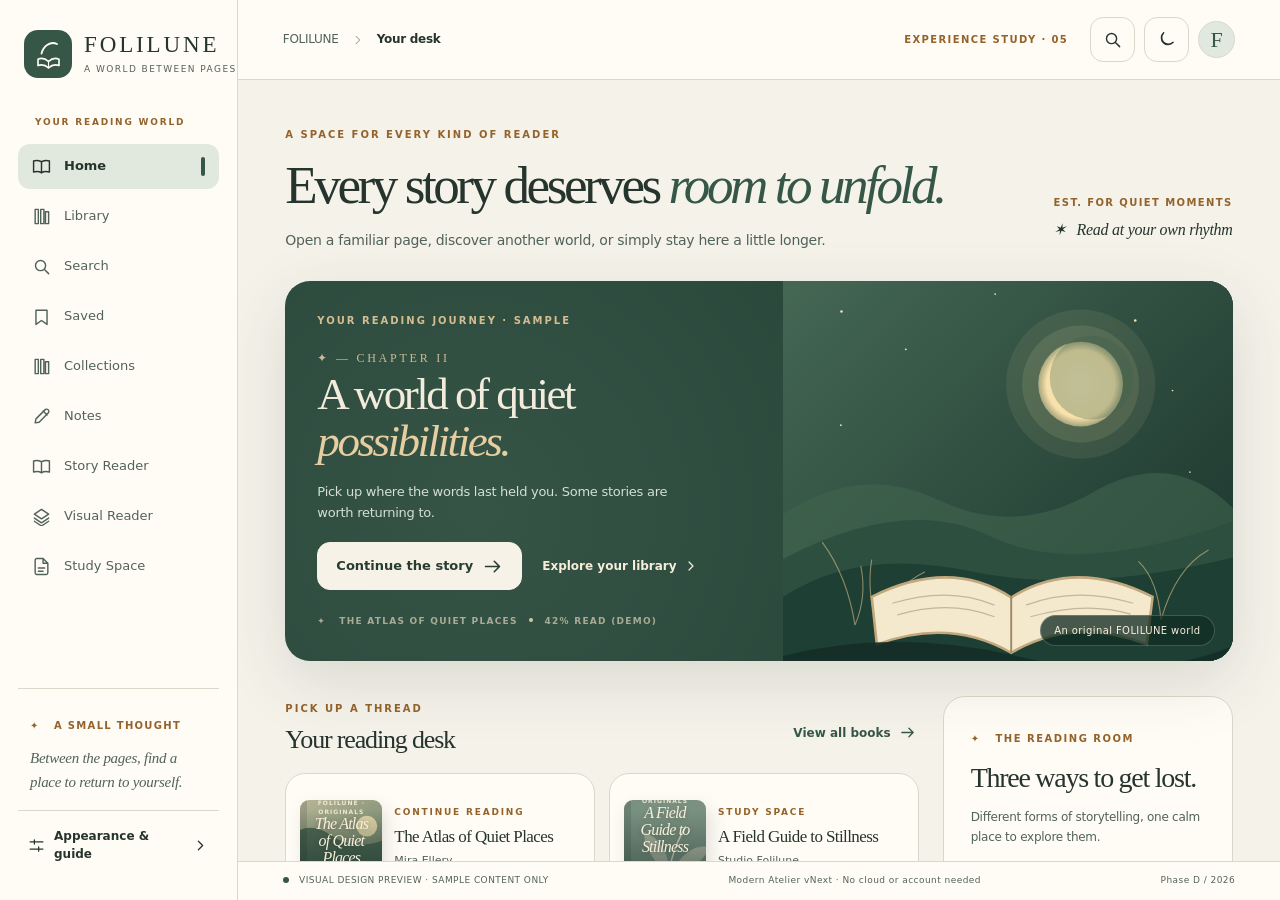
<file: prototypes/vnext-supporting-experience-phase-d-v05.html>
<!doctype html>
<html lang="en" data-theme="paper"><head><meta charset="utf-8"/><meta name="viewport" content="width=device-width,initial-scale=1"/><meta name="theme-color" content="#F5F2EA"/><title>FOLILUNE · Modern Atelier vNext / Phase D</title>
<style>
:root{--canvas:#F5F2EA;--paper:#FFFCF5;--subtle:#EFECE3;--line:#D9D9CB;--ink:#26342E;--secondary:#516359;--moss:#365747;--sage:#E1E9DF;--brass:#94632C;--shadow:0 20px 65px #1e382721;--reader-paper:#faf7ed;--reader-ink:#25372d;--soft-white:#fffbf4;--accent:#eddfc6;--hover:#e6ebe1}
html[data-theme=night]{color-scheme:dark;--canvas:#101A18;--paper:#1B2925;--subtle:#26352E;--line:#34483F;--ink:#F3F1E9;--secondary:#C3CEC6;--moss:#A9C6B1;--sage:#273E34;--brass:#DCBA87;--shadow:0 22px 65px #0005;--reader-paper:#222e29;--reader-ink:#eee9da;--soft-white:#1b2925;--accent:#32453c;--hover:#30483c}
*{box-sizing:border-box}html,body{margin:0;min-height:100%;width:100%}body{font:15px/1.55 system-ui,-apple-system,'Segoe UI',sans-serif;background:var(--canvas);color:var(--ink);-webkit-font-smoothing:antialiased;letter-spacing:-.018em}button,input,select{font:inherit;color:inherit}button{cursor:pointer}button:disabled{opacity:.35;cursor:not-allowed}button:focus-visible,input:focus-visible,select:focus-visible{outline:3px solid var(--brass);outline-offset:3px}svg{display:block}h1,h2,h3,h4,p{margin-top:0}h1,h2,h3,h4{font-family:Georgia,'Times New Roman',serif;line-height:1.1;letter-spacing:-.045em;font-weight:400}em{font-weight:400}.icon{width:21px;height:21px;fill:none;stroke:currentColor;stroke-width:1.8;stroke-linecap:round;stroke-linejoin:round;flex:none}.eyebrow,.smallcaps{font-weight:750;font-size:10px;letter-spacing:.2em;text-transform:uppercase;color:var(--brass)}.smallcaps{font-size:9px}.muted{color:var(--secondary)}.btn{border-radius:13px;padding:12px 18px;min-height:48px;border:1px solid var(--line);display:inline-flex;justify-content:center;align-items:center;gap:9px;background:var(--paper);font-size:13px;font-weight:700;white-space:normal;text-align:center}.btn:hover{background:var(--hover)}.btn.primary{background:var(--moss);border-color:var(--moss);color:var(--paper)}html[data-theme=night] .btn.primary{color:#17241e}.btn.light{background:#f7f2e7;border-color:#f7f2e7;color:#273c32}.btn.light:hover{background:#e7e1d0}.icon-button{width:45px;height:45px;min-width:45px;border:1px solid var(--line);border-radius:13px;background:var(--paper);display:grid;place-items:center}.icon-button:hover,.icon-button.active{background:var(--sage)}.icon-button.marked{color:var(--brass)}.icon-button .icon{width:19px;height:19px}.shell{max-width:1750px;min-height:100dvh;margin:0 auto;display:grid;grid-template-columns:238px minmax(0,1fr);background:var(--canvas);box-shadow:0 0 0 1px #7c876020}.sidebar{background:var(--paper);border-right:1px solid var(--line);padding:29px 18px 20px;display:flex;flex-direction:column;min-height:100vh;position:sticky;top:0;height:100dvh;z-index:25}.brand{border:0;background:transparent;padding:0 6px;display:flex;text-align:left;align-items:center;gap:12px;margin:1px 0 70px}.brand-emblem{display:grid;place-items:center;width:48px;height:48px;background:var(--moss);color:var(--paper);border-radius:14px;flex:none}.brand-emblem .logo-mark{width:35px;height:35px}.brand-title{display:block;font:400 23px/1 Georgia,serif;letter-spacing:.125em;white-space:nowrap}.brand-sub{display:block;font:9px/1.4 system-ui,sans-serif;letter-spacing:.16em;margin-top:7px;color:var(--secondary);white-space:nowrap}.side-label{padding:0 17px 14px;color:var(--brass);font-size:9px;font-weight:800;letter-spacing:.20em}.side-links{display:flex;flex-direction:column;gap:5px}.side-item{min-height:48px;display:flex;align-items:center;gap:13px;padding:11px 14px;text-align:left;background:transparent;border:0;border-radius:12px;font-size:13px;color:var(--secondary);position:relative}.side-item.selected,.side-item:hover{background:var(--sage);color:var(--ink)}.side-item.selected{font-weight:730}.side-item .icon{width:19px;height:19px}.side-item span{flex:1}.side-item i{width:4px;height:19px;border-radius:10px;background:var(--moss)}.side-bottom{margin-top:auto}.side-passage{padding:24px 12px 16px;border-top:1px solid var(--line)}.side-passage span{font-size:10px;letter-spacing:.13em;color:var(--brass);font-weight:800}.side-passage p{font:italic 15px/1.55 Georgia,serif;margin:11px 0 0;color:var(--secondary)}.side-footer{background:transparent;border:0;border-top:1px solid var(--line);display:flex;align-items:center;gap:9px;min-height:60px;width:100%;padding:16px 10px;font-size:12px;font-weight:650;text-align:left}.side-footer span{flex:1}.side-footer .icon{width:17px}.main-col{min-width:0;display:flex;flex-direction:column;max-height:100dvh;min-height:100dvh}.topbar{background:var(--paper);border-bottom:1px solid var(--line);height:80px;flex:none;display:flex;justify-content:space-between;align-items:center;padding:0 clamp(22px,3.5vw,60px);gap:20px;position:relative;z-index:9}.top-left,.top-right,.breadcrumb{display:flex;align-items:center;gap:12px}.breadcrumb{font-size:12px;color:var(--secondary)}.breadcrumb .icon{width:14px;height:14px;opacity:.6}.breadcrumb strong{color:var(--ink);font-weight:650}.top-right{gap:9px}.design-tag{font-size:10px;letter-spacing:.14em;font-weight:800;color:var(--brass);padding-right:13px}.avatar{width:37px;height:37px;border-radius:50%;background:var(--sage);color:var(--moss);border:1px solid var(--line);font:22px Georgia,serif;display:grid;place-items:center}.main-scroll{overflow-y:auto;flex:1;min-height:0;scrollbar-color:#a7afa39c transparent}.screen-container{padding:42px clamp(22px,3.7vw,64px) 65px;max-width:1500px;margin:auto;min-height:100%}.footnote{height:39px;background:var(--paper);border-top:1px solid var(--line);display:flex;align-items:center;justify-content:space-between;gap:12px;padding:0 clamp(22px,3.5vw,60px);color:var(--secondary);font-size:9px;letter-spacing:.05em;flex:none}.dot{display:inline-block;width:6px;height:6px;border-radius:50%;background:var(--moss);margin-right:7px}.mobile-nav{display:none}
.home-intro{display:flex;justify-content:space-between;align-items:flex-end;gap:30px;margin-bottom:29px}.home-intro h1{font-size:clamp(42px,4.15vw,68px);line-height:1.08;letter-spacing:-.065em;margin:12px 0 14px;max-width:750px}.home-intro h1 em{font-style:italic;color:var(--moss)}.home-intro p{font-size:14px;color:var(--secondary);line-height:1.7;margin-bottom:0}.date-note{text-align:right;min-width:200px;padding-bottom:13px}.date-note span{display:block;color:var(--brass);font-size:10px;letter-spacing:.14em;font-weight:800}.date-note strong{font:italic 16px Georgia,serif;display:block;margin-top:10px}.hero-home{display:grid;grid-template-columns:minmax(0,1.05fr) minmax(0,.95fr);background:#29473a;min-height:347px;border-radius:25px;overflow:hidden;color:#f3ecdc;position:relative;box-shadow:var(--shadow)}.hero-home:before{content:'';position:absolute;top:0;bottom:0;left:0;right:0;background:radial-gradient(circle at 20% 60%,#73927f2d,transparent 55%);pointer-events:none}.hero-copy{z-index:2;position:relative;padding:38px clamp(30px,3vw,53px) 30px;display:flex;flex-direction:column;align-items:flex-start}.hero-copy .eyebrow{color:#d4bd91}.hero-flourish{font:12px/1 Georgia,serif;letter-spacing:.23em;margin:23px 0 7px;color:#cdbb97}.hero-copy h2{font-size:clamp(39px,3.4vw,59px);line-height:1.04;margin:0 0 16px;letter-spacing:-.055em}.hero-copy h2 em{color:#e7cea1;font-style:italic}.hero-copy p{max-width:360px;line-height:1.68;color:#d4dfd6;font-size:13px;margin-bottom:18px}.hero-buttons{display:flex;gap:12px;align-items:center;flex-wrap:wrap}.hero-more{background:transparent;border:0;min-height:48px;color:#f6eddb;font-weight:650;font-size:12px;display:inline-flex;gap:6px;align-items:center;padding:8px}.hero-more:hover{text-decoration:underline}.hero-more .icon{width:16px;height:16px}.hero-signature{font-size:9px;font-weight:800;letter-spacing:.14em;color:#e6d9c1aa;margin-top:auto;padding-top:25px}.hero-signature i{display:inline-block;width:4px;height:4px;background:#d5c7aa;border-radius:50%;margin:0 7px 2px}.hero-image{position:relative;min-width:0;overflow:hidden;background:#1d3b31}.hero-image .art{position:absolute;inset:0;height:100%;min-height:0;overflow:hidden}.hero-image .world{width:100%;height:100%;object-fit:cover}.hero-image .motto{display:none}.hero-overlay-tag{position:absolute;right:18px;bottom:15px;background:#122e25c4;border:1px solid #ffffff32;border-radius:50px;padding:7px 13px;font-size:10px;letter-spacing:.04em;color:#faf0dd}.hero-image .moon{animation:moonbreath 7s ease-in-out infinite;transform-origin:70% 26%}.hero-image .book-leaf{animation:bookbreathe 6s ease-in-out infinite;transform-origin:50% 88%}.hero-image .little-stars{animation:stars 5s ease-in-out infinite}@keyframes moonbreath{50%{opacity:.78;transform:scale(1.018)}}@keyframes bookbreathe{50%{transform:rotate(1deg)}}@keyframes stars{50%{opacity:.43}}.home-grid{display:grid;grid-template-columns:minmax(0,1fr) minmax(275px,.37fr);gap:24px;margin-top:35px}.section-heading{display:flex;justify-content:space-between;align-items:flex-end;gap:14px;margin-bottom:18px}.section-heading h3{font-size:26px;margin:7px 0 0}.section-link{color:var(--moss);background:none;border:0;min-height:44px;padding:0 3px;display:flex;gap:8px;align-items:center;font-size:12px;font-weight:750}.section-link .icon{width:17px}.continue-row{display:grid;grid-template-columns:repeat(2,minmax(0,1fr));gap:14px}.continue-card{display:flex;gap:17px;min-width:0;align-items:center;text-align:left;border-radius:20px;border:1px solid var(--line);background:var(--paper);padding:14px;min-height:180px;transition:transform .22s,box-shadow .22s}.continue-card:hover,.library-book:hover,.shelf-book:hover{transform:translateY(-3px);box-shadow:var(--shadow)}.continue-card .cover{width:99px;height:144px;min-width:99px}.continue-meta{flex:1;min-width:0;display:flex;flex-direction:column;align-items:flex-start}.continue-meta>strong{font:20px/1.17 Georgia,serif;margin:8px 0 5px;letter-spacing:-.035em}.continue-meta>small{color:var(--secondary);font-size:11px}.progress-line{width:100%;height:4px;background:var(--sage);border-radius:20px;margin-top:18px;overflow:hidden}.progress-line i{display:block;height:100%;background:var(--moss);border-radius:20px}.continue-foot{font-size:11px;color:var(--secondary);margin-top:8px;display:flex;justify-content:space-between;align-items:center;width:100%}.continue-foot b{color:var(--moss)}.continue-foot .icon{width:17px}.shelves-head{margin-top:36px}.shelf-row{display:grid;grid-template-columns:repeat(3,minmax(0,1fr));gap:15px}.shelf-book{border:0;background:transparent;padding:0;text-align:left;min-width:0;border-radius:12px;transition:.2s}.shelf-book>.cover{width:100%;height:178px}.shelf-book>strong{display:block;font:17px/1.2 Georgia,serif;margin-top:13px;letter-spacing:-.02em;white-space:nowrap;text-overflow:ellipsis;overflow:hidden}.shelf-book>small{font-size:11px;color:var(--secondary)}.home-aside{border:1px solid var(--line);border-radius:22px;background:var(--paper);padding:29px 21px 17px;align-self:start}.aside-title{padding:0 6px 12px}.aside-title span{font-size:10px;letter-spacing:.15em;color:var(--brass);font-weight:800}.aside-title h3{font-size:28px;margin:14px 0}.aside-title p{font-size:12px;line-height:1.65;color:var(--secondary)}.space{display:flex;width:100%;align-items:center;gap:12px;min-height:75px;background:transparent;text-align:left;border:0;border-top:1px solid var(--line);padding:12px 5px}.space>.icon{width:21px;color:var(--moss)}.space>span{flex:1;min-width:0}.space strong{display:block;font:18px Georgia,serif}.space small{display:block;font-size:10px;line-height:1.5;color:var(--secondary);margin-top:5px}.space>.icon:last-child{width:16px}.aside-ornament{border-radius:15px;background:var(--sage);min-height:127px;padding:18px;margin-top:18px;display:flex;align-items:center;gap:16px}.aside-ornament span{font:49px Georgia,serif;color:var(--brass);opacity:.8}.aside-ornament p{font:italic 18px/1.45 Georgia,serif;margin:0}
.cover{position:relative;display:flex;flex-direction:column;justify-content:flex-end;align-items:center;overflow:hidden;isolation:isolate;background:linear-gradient(150deg,#b8b797,#385846);box-shadow:4px 8px 18px #192b1c23;border-radius:9px;color:#f8efdb;padding:14px;text-align:center;min-height:0;transition:filter .18s}.cover:before{position:absolute;inset:0 auto 0 0;width:7px;background:#16251b26;content:'';z-index:3}.cover-art{position:absolute;inset:0;width:100%;height:100%;z-index:-1;opacity:.85}.cover-light{position:absolute;inset:0;background:linear-gradient(180deg,transparent 8%,#172c2775 56%,#152b22df 100%);z-index:-1}.cover-top{font-size:7px;letter-spacing:.17em;font-weight:700;opacity:.9;margin:0 auto auto}.cover strong{font:italic 20px/1.06 Georgia,serif;letter-spacing:-.05em;text-wrap:balance;max-width:100%;text-shadow:0 1px 5px #0003}.cover small{font-size:8px;letter-spacing:.05em;opacity:.85;margin-top:11px}.cover-pip{font:12px Georgia,serif;margin-top:8px;opacity:.72}.cover-hours{background:#a4967d}.cover-midnight{background:#293e4c}.cover-lantern{background:#a97870}.cover-still{background:#7b9181}.cover-sea{background:#47767f}.cover-glass{background:#6d7c79}.cover-small strong{font-size:16px}.cover-small .cover-top{font-size:6px}.cover-small small{font-size:7px}
.page-header{display:flex;justify-content:space-between;gap:25px;align-items:center}.page-header h1{font-size:clamp(46px,5vw,80px);margin:12px 0 14px}.page-header p{color:var(--secondary);max-width:620px}.gold-dot{color:var(--brass)}.library-header-illustration{width:250px;height:145px;flex:none;opacity:.75}.library-header-illustration svg{width:100%;height:100%}.library-rail{display:flex;justify-content:space-between;align-items:center;gap:14px;margin:28px 0 17px}.library-search{border-radius:14px;background:var(--paper);border:1px solid var(--line);padding:0 15px;display:flex;gap:12px;align-items:center;max-width:640px;width:100%;height:53px}.library-search .icon{width:20px;color:var(--secondary)}.library-search input{background:none;border:0;outline:none;flex:1;min-width:0;font-size:13px}.library-search:focus-within{outline:2px solid var(--moss)}.library-search span{font-size:10px;color:var(--secondary);border:1px solid var(--line);padding:2px 4px;border-radius:4px}.library-tools{display:flex;justify-content:space-between;align-items:center;gap:15px;padding:17px 0;border-bottom:1px solid var(--line)}.filter-pills{display:flex;flex-wrap:wrap;gap:8px}.pill{border:1px solid var(--line);border-radius:30px;min-height:40px;padding:9px 16px;background:var(--paper);font-size:12px;font-weight:650}.pill:hover{background:var(--sage)}.pill.active{background:var(--moss);color:var(--paper);border-color:var(--moss)}html[data-theme=night] .pill.active{color:#1d2920}.library-sort{display:flex;align-items:center;gap:10px}.library-sort label{font-size:12px;color:var(--secondary)}.library-sort select{border:1px solid var(--line);border-radius:11px;padding:10px 12px;background:var(--paper);min-height:42px}.layout-toggle{display:flex;border:1px solid var(--line);border-radius:11px;overflow:hidden}.layout-toggle button{width:39px;height:42px;display:grid;place-items:center;background:var(--paper);border:0}.layout-toggle button.active{background:var(--sage)}.layout-toggle button .icon{width:18px}.library-count{margin:23px 0 20px;font-size:12px;color:var(--secondary)}.library-count strong{color:var(--ink)}.book-list.grid-layout{display:grid;grid-template-columns:repeat(5,minmax(0,1fr));gap:23px 19px}.library-book{min-width:0;text-align:left;padding:0;background:transparent;border:0;transition:.2s;border-radius:12px}.library-book>.cover{width:100%;height:244px}.library-book-text{display:flex;flex-direction:column;margin-top:12px;min-width:0}.book-kind{font-size:9px;text-transform:uppercase;letter-spacing:.08em;color:var(--brass);font-weight:770}.library-book-text strong{font:19px/1.25 Georgia,serif;margin-top:5px;letter-spacing:-.03em;overflow-wrap:anywhere}.library-book-text small{font-size:11px;color:var(--secondary);margin-top:5px}.library-book-foot{color:var(--moss);font-size:10px;font-weight:750;margin-top:9px;display:flex;gap:8px;align-items:center}.library-book-foot .icon{width:15px}.book-list.list-layout{display:flex;flex-direction:column;gap:9px}.list-layout .library-book{display:flex;align-items:center;gap:20px;background:var(--paper);border:1px solid var(--line);border-radius:15px;padding:10px}.list-layout .cover{width:62px;height:83px;min-width:62px}.list-layout .cover strong{font-size:10px}.list-layout .cover-top,.list-layout .cover small,.list-layout .cover-pip{display:none}.list-layout .library-book-text{margin:0}.list-layout .library-book-foot{margin-top:5px}.library-empty{padding:70px 20px;text-align:center;background:var(--paper);border:1px dashed var(--line);border-radius:24px}.library-empty>.icon{width:35px;height:35px;color:var(--brass);margin:0 auto 20px}.library-empty h3{font-size:32px}.library-empty p{font-size:13px;color:var(--secondary)}.library-disclaimer{display:flex;align-items:flex-start;gap:12px;border:1px solid var(--line);border-radius:13px;padding:15px 17px;font-size:11px;color:var(--secondary);margin-top:40px;background:var(--paper)}.library-disclaimer .icon{width:17px;height:17px;color:var(--moss)}
.reading-page{padding:0 0 16px;min-height:100%}.screen-container:has(.reading-page){padding:0 0 17px}.reader-navbar{min-height:83px;display:flex;align-items:center;justify-content:space-between;gap:16px;padding:14px clamp(20px,3vw,52px);border-bottom:1px solid var(--line);background:var(--paper);position:relative;z-index:5}.back-link{border:0;background:none;display:flex;align-items:center;gap:9px;font-size:12px;font-weight:700;min-height:44px;color:var(--secondary)}.back-link:hover{color:var(--moss)}.back-link .icon{width:16px}.reader-titleline{text-align:center;min-width:0}.reader-titleline strong{display:block;font:20px/1.2 Georgia,serif;white-space:nowrap;overflow:hidden;text-overflow:ellipsis}.reader-titleline small{font-size:10px;color:var(--secondary)}.reader-actions{display:flex;gap:7px}.reader-actions .icon-button{width:41px;height:41px;min-width:41px}.reading-layout{display:grid;grid-template-columns:minmax(30px,1fr) minmax(0,690px) minmax(30px,1fr);padding:22px clamp(12px,2vw,45px);min-height:660px;background:var(--subtle)}.reading-margin,.reading-side{display:flex;justify-content:space-between;align-items:center;flex-direction:column;color:var(--brass);padding:29px 0}.vertical-label{writing-mode:vertical-rl;transform:rotate(180deg);letter-spacing:.18em;font-size:9px;font-weight:800}.margin-star{font:30px Georgia,serif}.reading-side>span{writing-mode:vertical-rl;font-size:9px;letter-spacing:.15em;font-weight:750}.side-dots{display:flex;gap:8px;flex-direction:column}.side-dots i{width:4px;height:4px;border-radius:50%;background:var(--brass);opacity:.7}.paper-page{padding:62px clamp(29px,5vw,92px) 55px;background:var(--reader-paper);color:var(--reader-ink);box-shadow:0 18px 65px #172c2218;border:1px solid var(--line);border-radius:3px}.page-overline{text-align:center;font-size:9px;letter-spacing:.22em;color:var(--secondary);font-weight:750}.page-rule{display:flex;align-items:center;gap:14px;justify-content:center;margin:21px auto 35px;width:100%;color:var(--brass)}.page-rule:after,.page-rule:before{content:'';height:1px;flex:1;background:var(--line)}.chapter-id{font-size:10px;font-weight:800;letter-spacing:.19em;color:var(--brass);margin:0 0 20px;text-align:center}.paper-page h1{font-size:clamp(40px,4vw,61px);text-align:center;margin:0 0 22px}.chapter-lead{font:italic 19px/1.65 Georgia,serif;text-align:center;color:var(--secondary);margin:0 0 36px}.prose-body{font:var(--prose-size)/var(--prose-leading) Georgia,'Times New Roman',serif;letter-spacing:0}.prose-body p{margin:0 0 1.2em;text-align:justify;hyphens:auto}.drop-cap{float:left;font-size:3.1em;line-height:.8;margin:5px 9px 0 0;color:var(--brass)}.reader-ending{text-align:center;margin-top:48px;color:var(--brass);display:flex;align-items:center;flex-direction:column;gap:9px;font-size:9px;letter-spacing:.16em;font-weight:700}.reader-ending i{font:24px Georgia,serif}.reader-bottom{padding:13px 23px;display:flex;align-items:center;justify-content:space-between;gap:15px;background:var(--paper);border-top:1px solid var(--line)}.reader-bottom button{display:flex;align-items:center;gap:9px;min-height:42px;background:transparent;border:0;font-weight:710;font-size:12px}.reader-bottom .icon{width:17px}.reader-bottom>span{font-size:11px;color:var(--secondary)}.reader-panel-backdrop{position:fixed;inset:0;z-index:79;background:#0003}.reader-panel{position:fixed;z-index:80;right:0;top:0;bottom:0;width:min(400px,92vw);box-shadow:var(--shadow);background:var(--paper);padding:24px 27px;overflow-y:auto}.reader-panel-head{display:flex;justify-content:space-between;align-items:center;margin-bottom:38px}.reader-panel h3{font-size:31px;margin-bottom:14px}.reader-panel p{font-size:13px;line-height:1.7;color:var(--secondary);margin-bottom:29px}.toc-row{display:flex;align-items:center;gap:16px;width:100%;background:transparent;border:0;border-bottom:1px solid var(--line);text-align:left;min-height:62px;padding:12px 7px}.toc-row span{font-size:11px;color:var(--brass);font-weight:770}.toc-row strong{font:18px Georgia,serif;flex:1}.toc-row.active{background:var(--sage)}.toc-row .icon{width:16px}.setting-label{display:block;margin-top:24px;font-size:11px;letter-spacing:.14em;text-transform:uppercase;color:var(--brass);font-weight:800;margin-bottom:10px}.adjust{display:flex;justify-content:space-between;align-items:center;padding:8px;border:1px solid var(--line);border-radius:13px}.adjust button{border:0;background:var(--sage);border-radius:10px;min-width:44px;height:44px}.adjust strong{font-family:Georgia,serif;font-size:20px}.theme-switch{display:flex;gap:10px}.theme-switch button{border-radius:13px;background:var(--subtle);border:1px solid var(--line);padding:12px;min-height:45px;flex:1}.theme-switch button.active{background:var(--sage);border-color:var(--moss);font-weight:800}.subtle-full{width:100%;margin-top:35px}.saved-item{display:flex;gap:10px;align-items:center;padding:13px 0;border-bottom:1px solid var(--line);font-size:12px}.saved-item .icon{width:17px;color:var(--brass)}.empty-panel{border:1px dashed var(--line);background:var(--subtle);padding:27px;border-radius:15px;font-size:12px;color:var(--secondary)}
.comic-page{padding:0 clamp(0px,2vw,20px)}.screen-container:has(.comic-page){padding:0 0 20px}.comic-top{padding:22px clamp(19px,3vw,52px);border-bottom:1px solid var(--line);display:flex;gap:30px;justify-content:space-between;align-items:center;background:var(--paper)}.comic-top>div{text-align:center}.comic-top h2{font-size:31px;margin:5px 0 0}.comic-display{background:#1b2f29;min-height:620px;display:grid;grid-template-columns:minmax(0,1.3fr) minmax(230px,.47fr);color:#f3eddf}.comic-art-wrap{display:flex;flex-direction:column;justify-content:center;align-items:center;min-width:0;gap:15px;padding:32px 24px;background:radial-gradient(circle at 30% 20%,#4c766358,#10281f)}.comic-art{width:100%;max-width:720px;max-height:540px;height:auto;box-shadow:0 26px 65px #0007;border:10px solid #f6e7c9}.comic-panel-caption{font:italic 13px Georgia,serif;color:#d1d8c7}.comic-notes{display:flex;flex-direction:column;align-items:flex-start;justify-content:center;padding:45px clamp(23px,4vw,70px);background:linear-gradient(145deg,#234438,#182c26)}.comic-notes .eyebrow{color:#d4bd91}.comic-notes h3{font-size:39px;line-height:1.17;margin:20px 0}.comic-notes p{font-size:13px;line-height:1.7;color:#c4d2c9}.comic-pages{margin-top:28px;display:flex;align-items:baseline;gap:18px}.comic-pages>span{color:#c6ad81;letter-spacing:.18em;font-size:11px}.comic-pages strong{font:46px Georgia,serif}.comic-pages small{font-size:15px;color:#8ba99b}.comic-nav{display:flex;gap:10px;margin-top:20px}.comic-nav button{background:transparent;border:1px solid #70867b;border-radius:13px;min-width:50px;min-height:50px;display:grid;place-items:center;color:#f7edd9}.comic-nav button:hover{background:#ffffff22}.comic-bottom{display:flex;align-items:center;gap:10px;color:var(--secondary);font-size:11px;padding:20px 35px}.comic-bottom .icon{width:17px;color:var(--moss)}
.study-header{display:flex;justify-content:space-between;align-items:flex-end;gap:20px;margin-bottom:25px}.study-header h1{font-size:clamp(44px,4.3vw,65px);margin:11px 0}.study-header h1 em{color:var(--moss)}.study-header p{color:var(--secondary);font-size:13px}.study-workspace{display:grid;grid-template-columns:minmax(0,1fr);gap:19px;align-items:start}.study-workspace.with-notes{grid-template-columns:minmax(0,1.45fr) minmax(250px,.55fr)}.study-document{background:var(--reader-paper);padding:clamp(35px,5.1vw,75px);box-shadow:var(--shadow);border:1px solid var(--line);border-radius:16px;min-height:640px}.study-paper-top{display:flex;justify-content:space-between;gap:10px;font-size:9px;letter-spacing:.15em;color:var(--brass);font-weight:770}.study-document h2{font-size:clamp(38px,4vw,55px);margin:48px 0 8px}.study-author{color:var(--secondary);font:italic 17px Georgia,serif}.study-rule{color:var(--brass);margin:23px 0;text-align:center}.study-document>p:not(.study-author){font:18px/1.85 Georgia,serif}.study-document h3{font-size:26px;margin:35px 0 14px}.study-document blockquote{font:italic 23px/1.4 Georgia,serif;border-left:3px solid var(--brass);padding-left:18px;margin:35px 0}.study-end{text-align:center;margin-top:40px;color:var(--brass);font-size:10px;letter-spacing:.12em}.study-notes{border-radius:17px;padding:25px 20px;background:var(--paper);border:1px solid var(--line)}.notes-title{display:flex;justify-content:space-between;align-items:center}.study-notes h3{font-size:29px;margin:15px 0}.study-notes .muted{font-size:12px;line-height:1.6}.fake-note{background:var(--subtle);border-radius:13px;padding:17px 18px;margin:15px 0}.fake-note span{font-size:9px;letter-spacing:.18em;font-weight:800;color:var(--brass)}.fake-note p{font:italic 15px/1.6 Georgia,serif;margin:11px 0 0}.fake-note.accent{background:var(--sage)}.pale-btn{width:100%;margin-top:13px}.settings-page h1{font-size:60px;margin:14px 0}.settings-page>p{color:var(--secondary);max-width:640px}.setting-cards{display:grid;grid-template-columns:repeat(3,minmax(0,1fr));gap:16px;margin-top:35px}.setting-card{padding:26px;border-radius:19px;background:var(--paper);border:1px solid var(--line);min-height:270px}.setting-card>span{font-size:9px;letter-spacing:.16em;color:var(--brass);font-weight:800}.setting-card h3{font-size:27px;margin:20px 0 11px}.setting-card p{font-size:12px;color:var(--secondary);line-height:1.7}.setting-card .btn{margin-top:17px}
#toast{position:fixed;right:24px;bottom:58px;z-index:90;background:#263c32;color:#f7f1e6;min-width:270px;max-width:460px;padding:15px 19px;border-radius:13px;opacity:0;transform:translateY(12px);pointer-events:none;transition:.2s;box-shadow:var(--shadow);font-size:12px}#toast.show{opacity:1;transform:none}.overlay-scrim{position:fixed;inset:0;background:#0a1b16b9;display:grid;place-items:center;z-index:100;padding:20px}.guide-dialog{width:min(500px,95vw);border:1px solid var(--line);border-radius:28px;background:var(--paper);padding:35px;box-shadow:var(--shadow)}.guide-dialog h2{font-size:37px;margin:12px 0}.guide-dialog p{font-size:14px;line-height:1.7;color:var(--secondary)}.guide-symbol{width:75px;height:75px;display:grid;place-items:center;background:var(--moss);border-radius:22px;color:var(--paper);margin:18px 0}.guide-symbol svg{width:55px;height:55px}.guide-steps{display:flex;gap:6px;margin:30px 0}.guide-steps i{width:8px;height:8px;background:var(--line);border-radius:10px}.guide-steps i.active{background:var(--brass);width:30px}.guide-buttons,.guide-buttons>div{display:flex;justify-content:space-between;align-items:center;gap:9px}
@media(max-width:1450px){.book-list.grid-layout{grid-template-columns:repeat(4,minmax(0,1fr))}.home-grid{grid-template-columns:minmax(0,1fr) 290px}.continue-card .cover{width:82px;min-width:82px;height:126px}.continue-card{gap:12px}.continue-meta>strong{font-size:17px}.hero-copy{padding:32px}.hero-copy h2{font-size:45px}}
@media(max-width:1140px){.shell{grid-template-columns:84px minmax(0,1fr)}.sidebar{padding:26px 11px 17px}.brand{justify-content:center;padding:0;margin-bottom:55px}.brand>span:last-child,.side-label,.side-item span,.side-item i,.side-passage,.side-footer span,.side-footer>.icon:last-child{display:none}.side-item{justify-content:center;padding:12px;min-height:54px}.side-item .icon{width:23px;height:23px}.side-footer{justify-content:center}.home-grid{grid-template-columns:1fr}.home-aside{display:grid;grid-template-columns:repeat(3,minmax(0,1fr));gap:12px;align-items:center;padding:18px}.aside-title{grid-column:1/-1}.aside-title h3{font-size:23px}.aside-title p{margin-bottom:0}.space{border:1px solid var(--line);border-radius:13px;padding:12px}.space>.icon:last-child{display:none}.aside-ornament{display:none}.book-list.grid-layout{grid-template-columns:repeat(4,minmax(0,1fr))}.design-tag{display:none}.comic-display{grid-template-columns:minmax(0,1fr) 245px}.comic-notes{padding:23px}.comic-notes h3{font-size:30px}.study-workspace.with-notes{grid-template-columns:minmax(0,1.2fr) minmax(230px,.6fr)}}
@media(max-width:860px){.shell{display:flex;flex-direction:column}.sidebar{height:auto;min-height:0;position:static;border-right:0;border-bottom:1px solid var(--line);padding:8px 16px;flex-direction:row;align-items:center;gap:12px;z-index:12}.sidebar .brand{display:none}.sidebar .side-links{flex:1;display:flex;flex-direction:row;justify-content:space-around;gap:0}.side-item{min-height:48px;gap:7px;flex-direction:column;justify-content:center;flex:1;padding:3px}.side-item .icon{width:20px;height:20px}.sidebar .side-footer,.sidebar .side-bottom{display:none}.main-col{max-height:none;min-height:calc(100dvh - 65px);height:auto}.topbar{height:66px;padding:0 19px}.main-scroll{overflow:visible}.screen-container{padding:28px 23px 55px}.footnote{padding:0 22px}.home-intro{align-items:flex-start}.home-intro h1{font-size:49px}.date-note{display:none}.hero-home{min-height:320px}.hero-copy h2{font-size:43px}.book-list.grid-layout{grid-template-columns:repeat(3,minmax(0,1fr))}.library-book>.cover{height:219px}.reading-layout{grid-template-columns:22px minmax(0,1fr) 22px;padding:15px 10px}.paper-page{padding:45px 58px}.reading-side,.reading-margin{padding:18px 0}.comic-display{grid-template-columns:1fr}.comic-art-wrap{padding:23px}.comic-art{max-width:500px}.comic-notes{padding:23px;display:grid;grid-template-columns:1fr auto;column-gap:30px}.comic-notes h3,.comic-notes p{grid-column:1}.comic-notes h3{font-size:29px;margin:6px 0}.comic-pages{grid-column:2;grid-row:2/4}.comic-nav{grid-column:2;grid-row:4}.comic-bottom{padding:16px 24px}.study-workspace.with-notes{grid-template-columns:1fr}.study-notes{max-width:none}.study-document{min-height:0}.setting-cards{grid-template-columns:1fr 1fr}}
@media(max-width:600px){.sidebar{order:2;position:fixed;bottom:0;left:0;right:0;height:62px;min-height:0;background:var(--paper);border-top:1px solid var(--line);border-bottom:0;padding:5px 4px;z-index:45;box-shadow:0 -7px 25px #142b2014}.sidebar .side-links{width:100%}.sidebar .side-item{font-size:0}.main-col{order:1;padding-bottom:62px}.topbar{height:62px}.breadcrumb>span,.breadcrumb>.icon{display:none}.topbar .design-tag{display:none}.top-right{gap:6px}.top-right .icon-button{width:40px;height:40px;min-width:40px}.topbar .avatar{display:none}.screen-container{padding:23px 17px 55px}.footnote{height:auto;padding:9px 17px}.footnote span:nth-child(2),.footnote span:nth-child(3){display:none}.home-intro h1{font-size:38px}.home-intro p{font-size:12px}.hero-home{grid-template-columns:1fr}.hero-copy{padding:27px 26px 24px;min-height:360px}.hero-copy h2{font-size:43px}.hero-copy p{font-size:12px}.hero-image{min-height:175px}.hero-image .art{min-height:175px}.home-grid{gap:20px}.continue-row{grid-template-columns:1fr}.continue-card .cover{width:85px;min-width:85px;height:120px}.continue-card{min-height:140px}.shelf-row{gap:10px}.shelf-book>.cover{height:135px}.shelf-book .cover strong{font-size:13px}.shelf-book>strong{font-size:13px}.shelf-book>small{font-size:10px}.home-aside{grid-template-columns:1fr}.space{min-height:58px}.space>.icon:last-child{display:block}.page-header h1{font-size:54px}.library-header-illustration{display:none}.library-rail{align-items:stretch}.library-rail .btn{padding:9px;min-width:49px;font-size:0;gap:0}.library-rail .btn .icon{width:22px}.library-tools{align-items:flex-start;flex-direction:column}.library-sort{width:100%;justify-content:flex-end}.filter-pills{gap:6px}.pill{padding:7px 11px;font-size:11px;min-height:39px}.book-list.grid-layout{grid-template-columns:repeat(2,minmax(0,1fr));gap:20px 13px}.library-book>.cover{height:205px}.library-book-text strong{font-size:16px}.library-count span{display:none}.reading-page .reader-navbar{flex-wrap:wrap;gap:8px;padding:12px 15px}.reader-navbar .reader-titleline{order:3;width:100%;text-align:left}.reader-titleline strong{font-size:16px}.reader-actions{margin-left:auto}.reader-actions .icon-button{width:37px;height:37px;min-width:37px}.reader-navbar .back-link{min-width:70px}.reading-layout{grid-template-columns:minmax(0,1fr);padding:0;min-height:unset}.paper-page{grid-column:1;width:100%}.reading-margin,.reading-side{display:none}.paper-page{border:0;box-shadow:none;border-radius:0;padding:39px 23px}.prose-body p{text-align:left;hyphens:none}.paper-page h1{font-size:38px}.chapter-lead{font-size:17px}.reader-bottom{padding:12px 14px}.reader-bottom>span{font-size:10px}.comic-top{padding:15px;gap:5px}.comic-top h2{font-size:22px}.comic-top .eyebrow{font-size:8px}.comic-top .icon-button{width:40px;height:40px;min-width:40px}.comic-art-wrap{padding:14px}.comic-art{border-width:5px}.comic-notes{display:block}.comic-notes h3{font-size:29px}.comic-nav{margin-bottom:4px}.study-header{display:block}.study-header h1{font-size:42px}.study-header .btn{margin-top:12px}.study-document{padding:29px 22px}.study-paper-top{font-size:8px}.study-document h2{font-size:36px;margin-top:30px}.study-document>p:not(.study-author){font-size:16px}.study-document blockquote{font-size:19px}.settings-page h1{font-size:42px}.setting-cards{grid-template-columns:1fr}.setting-card{min-height:0}.guide-dialog{padding:24px}.guide-dialog h2{font-size:28px}.guide-buttons{flex-wrap:wrap}.guide-buttons .btn{padding:9px 12px}}
@media(prefers-reduced-motion:reduce){*,*:before,*:after{animation:none!important;transition:none!important;scroll-behavior:auto!important}}

/* FOLILUNE vNext / Phase D — connected support-space design layer. */
:root{--d-control:49px;--d-card-radius:20px}
.page-heading{display:flex;justify-content:space-between;gap:24px;align-items:flex-end;margin-bottom:26px}.page-heading h1{font:400 clamp(42px,4.5vw,71px)/1.03 Georgia,serif;letter-spacing:-.06em;margin:13px 0 14px}.page-heading h1 em{color:var(--moss)}.page-heading p{max-width:650px;color:var(--secondary);font-size:13px;line-height:1.75;margin:0}.page-kicker{font-size:10px;letter-spacing:.2em;font-weight:780;color:var(--brass)}.page-actions{display:flex;gap:9px;align-items:center;flex-wrap:wrap}.d-muted{color:var(--secondary)}
.d-feature-grid{display:grid;grid-template-columns:repeat(3,minmax(0,1fr));gap:15px}.d-card{position:relative;background:var(--paper);border:1px solid var(--line);border-radius:var(--d-card-radius);padding:23px;min-width:0}.d-card-title{font:400 25px/1.12 Georgia,serif;letter-spacing:-.045em;margin:13px 0 8px}.d-card-copy{color:var(--secondary);font-size:12px;line-height:1.7}.d-link-card{display:flex;flex-direction:column;gap:7px;text-align:left;min-height:180px;transition:transform .18s,box-shadow .18s}.d-link-card:hover{box-shadow:var(--shadow);transform:translateY(-2px);border-color:var(--moss)}.d-link-card .icon{color:var(--moss);width:24px;height:24px}.d-link-card .d-card-icon{height:41px;width:41px;background:var(--sage);border-radius:13px;display:grid;place-items:center}.d-link-card>.icon:last-child{position:absolute;right:21px;top:26px;width:18px;height:18px;color:var(--secondary)}.d-page-divider{display:flex;align-items:center;gap:14px;margin:34px 0 17px}.d-page-divider h2{font:400 26px Georgia,serif;margin:0;letter-spacing:-.045em}.d-page-divider:after{content:'';flex:1;height:1px;background:var(--line)}
.d-hero-panel{background:linear-gradient(125deg,#284938,#426651);color:#f3ebdd;min-height:210px;border-radius:25px;position:relative;isolation:isolate;overflow:hidden;display:grid;grid-template-columns:minmax(0,1.3fr) minmax(180px,.7fr);align-items:center;margin:0 0 26px}.d-hero-panel:after{content:'';position:absolute;inset:-80px -20px -140px auto;width:360px;border:1px solid #ffffff33;border-radius:50%;box-shadow:0 0 0 39px #fff1,0 0 0 90px #fff1,0 0 0 170px #fff1;z-index:-1}.d-hero-panel .d-hero-copy{padding:30px clamp(25px,3.5vw,55px)}.d-hero-panel h2{font:400 clamp(30px,3vw,46px)/1.07 Georgia,serif;letter-spacing:-.055em;margin:10px 0}.d-hero-panel p{max-width:400px;font-size:13px;color:#e0eadd;line-height:1.7}.d-hero-panel .d-glyph{display:grid;place-items:center;color:#eddbb7}.d-hero-panel .d-glyph svg{width:170px;height:170px;filter:drop-shadow(0 12px 25px #06221744)}
.d-searchbox{height:64px;border:1px solid var(--line);border-radius:18px;display:flex;gap:13px;align-items:center;background:var(--paper);padding:0 19px;box-shadow:0 6px 28px #15251a0a}.d-searchbox:focus-within{outline:2px solid var(--moss)}.d-searchbox>.icon{color:var(--moss);height:23px;width:23px}.d-searchbox input{background:transparent;border:0;outline:0;min-width:0;flex:1;font-size:16px}.d-searchbox small{color:var(--secondary);font-size:11px}.d-chipbar{display:flex;flex-wrap:wrap;gap:8px;align-items:center;margin:17px 0 23px}.d-pill{min-height:42px;border-radius:24px;border:1px solid var(--line);background:var(--paper);padding:9px 16px;color:var(--secondary);font-size:12px;font-weight:680}.d-pill.active{background:var(--moss);border-color:var(--moss);color:var(--paper)}html[data-theme=night] .d-pill.active{color:#16271e}.d-results{display:grid;gap:12px}.d-result{border:1px solid var(--line);border-radius:17px;padding:14px 18px;background:var(--paper);text-align:left;display:flex;align-items:center;gap:14px;width:100%;min-height:78px}.d-result:hover{border-color:var(--moss);background:var(--subtle)}.d-result .icon{color:var(--moss)}.d-result-copy{display:flex;flex-direction:column;gap:4px;flex:1;min-width:0}.d-result-copy strong{font:20px Georgia,serif;letter-spacing:-.035em;overflow:hidden;text-overflow:ellipsis}.d-result-copy small{color:var(--secondary);font-size:11px;line-height:1.55}.d-result .d-thumb{height:65px;width:48px;min-width:48px}.d-result .d-thumb .cover{height:100%;padding:5px;border-radius:5px}.d-result .d-thumb .cover .cover-top,.d-result .d-thumb .cover small,.d-result .d-thumb .cover .cover-pip{display:none}.d-result .d-thumb .cover strong{font-size:9px}.d-result .d-result-arrow{color:var(--secondary)}
.d-collection-layout{display:grid;grid-template-columns:repeat(3,minmax(0,1fr));gap:17px}.d-collection{border:1px solid var(--line);background:var(--paper);border-radius:22px;overflow:hidden;text-align:left;padding:0;min-width:0;transition:transform .2s,border-color .2s}.d-collection:hover{transform:translateY(-3px);border-color:var(--moss)}.d-collection-art{height:180px;display:flex;gap:9px;align-items:flex-end;justify-content:center;padding:28px 22px 0;overflow:hidden;position:relative;background:linear-gradient(130deg,#2c4c3d,#819b80)}.d-collection-art:before{position:absolute;content:'';width:200px;height:200px;border-radius:50%;border:1px solid #fff4;top:-130px;right:-25px;box-shadow:0 0 0 38px #fff1,0 0 0 80px #fff1}.d-collection-art[data-tone=rose]{background:linear-gradient(125deg,#724f54,#d5ab96)}.d-collection-art[data-tone=blue]{background:linear-gradient(135deg,#314a63,#8899a5)}.d-collection-art .cover{width:83px;min-width:0;height:135px;transform:rotate(-7deg) translateY(8px);box-shadow:0 8px 12px #0004}.d-collection-art .cover:nth-child(2){transform:rotate(5deg) translateY(-4px)}.d-collection-art .cover:nth-child(3){transform:rotate(11deg) translateY(17px)}.d-collection-art .cover strong{font-size:10px}.d-collection-art .cover .cover-top,.d-collection-art .cover small{display:none}.d-collection-info{display:block;padding:20px 22px}.d-collection-info span{font-size:10px;text-transform:uppercase;letter-spacing:.15em;color:var(--brass);font-weight:730}.d-collection-info strong{display:block;font:400 25px Georgia,serif;letter-spacing:-.045em;margin:6px 0}.d-collection-info small{display:block;line-height:1.6;color:var(--secondary);font-size:12px}.d-detail-head{display:flex;align-items:center;justify-content:space-between;gap:15px;margin-bottom:18px}.d-detail-head .btn{white-space:normal}.d-book-row{display:grid;grid-template-columns:repeat(4,minmax(0,1fr));gap:15px}.d-book-item{background:var(--paper);border:1px solid var(--line);padding:12px;border-radius:17px;min-width:0;display:flex;flex-direction:column;gap:10px}.d-book-item .cover{width:100%;height:180px}.d-book-item strong{font:18px Georgia,serif}.d-book-item small{font-size:11px;color:var(--secondary)}.d-book-item .btn{min-height:42px;font-size:11px;margin-top:auto}
.d-stat-row{display:grid;grid-template-columns:repeat(3,minmax(0,1fr));gap:14px}.d-stat{padding:23px;border:1px solid var(--line);background:var(--paper);border-radius:18px}.d-stat strong{font:400 42px Georgia,serif;display:block}.d-stat span{font-size:12px;color:var(--secondary)}.d-note-layout{display:grid;grid-template-columns:minmax(0,1fr) 280px;gap:18px}.d-note-grid{display:grid;gap:14px}.d-note{padding:25px;border:1px solid var(--line);border-radius:20px;background:var(--paper)}.d-note-top{display:flex;gap:12px;justify-content:space-between;align-items:center}.d-note-top span{font-size:10px;font-weight:750;letter-spacing:.13em;color:var(--brass);text-transform:uppercase}.d-note p{font:italic 19px/1.5 Georgia,serif;max-width:680px;margin:17px 0}.d-note footer{border-top:1px solid var(--line);padding-top:13px;font-size:11px;color:var(--secondary);display:flex;justify-content:space-between;align-items:center;gap:10px}.d-note-aside{border-radius:19px;padding:23px;color:#eff1e4;background:linear-gradient(150deg,#253d30,#3c6550);align-self:start;position:sticky;top:18px}.d-note-aside h3{font:27px Georgia,serif;margin:11px 0}.d-note-aside p{font-size:12px;color:#dbdfd3}.d-note-aside .btn{background:#f4eee0;color:#263b30;border-color:transparent}
.d-empty{padding:55px 25px;border:1px dashed var(--line);border-radius:20px;min-height:240px;background:var(--paper);text-align:center;display:flex;flex-direction:column;align-items:center;justify-content:center}.d-empty .icon{width:35px;height:35px;color:var(--moss)}.d-empty h3{font:32px Georgia,serif;letter-spacing:-.05em;margin:17px 0 8px}.d-empty p{font-size:13px;color:var(--secondary);max-width:440px;line-height:1.7}.d-empty .btn{margin-top:10px}
.d-settings-layout{display:grid;grid-template-columns:235px minmax(0,1fr);gap:19px;align-items:start}.d-settings-menu{border-radius:18px;background:var(--paper);padding:14px;border:1px solid var(--line);position:sticky;top:10px;display:grid;gap:5px}.d-settings-menu button{min-height:48px;display:flex;gap:12px;align-items:center;text-align:left;padding:9px 13px;border:0;background:transparent;border-radius:12px;font-weight:660;font-size:12px}.d-settings-menu button.active,.d-settings-menu button:hover{background:var(--sage)}.d-settings-menu .icon{width:19px;height:19px;color:var(--moss)}.d-settings-menu button span{flex:1}.d-settings-content{border-radius:21px;border:1px solid var(--line);background:var(--paper);padding:clamp(21px,3.1vw,40px);min-width:0}.d-settings-content h2{font:34px Georgia,serif;margin:5px 0 9px}.d-settings-content>p{color:var(--secondary);font-size:13px;line-height:1.65;margin-bottom:25px}.d-setting-row{border-top:1px solid var(--line);padding:20px 0;display:flex;gap:17px;align-items:center;justify-content:space-between}.d-setting-row strong{font-size:13px}.d-setting-row p{font-size:11px;line-height:1.6;color:var(--secondary);margin:5px 0 0;max-width:430px}.d-setting-row .btn{min-width:110px}.d-theme-choices{display:grid;grid-template-columns:repeat(2,minmax(0,1fr));gap:12px;margin-bottom:23px}.d-theme-button{border-radius:16px;padding:12px;background:var(--paper);border:1px solid var(--line);min-width:0;text-align:left}.d-theme-button.active{outline:2px solid var(--moss);outline-offset:1px}.d-theme-preview{display:block;height:93px;border-radius:11px;padding:16px;position:relative;overflow:hidden}.d-theme-preview:before{content:'';display:block;height:9px;width:53%;background:currentColor;opacity:.28;border-radius:10px;box-shadow:0 18px 0 -1px currentColor,0 36px 0 -1px currentColor}.d-theme-button strong{display:block;padding:12px 3px 2px;font-size:12px}.d-theme-preview.paper{background:#f4f0e5;color:#26342e}.d-theme-preview.night{background:#1b2925;color:#f3f1e9}.d-adjuster{display:flex;gap:10px;align-items:center}.d-adjuster .btn{min-width:43px;min-height:43px;padding:6px}.d-adjuster span{min-width:44px;text-align:center;font:18px Georgia,serif}.d-select{min-height:46px;border:1px solid var(--line);background:var(--paper);border-radius:12px;padding:0 14px;min-width:160px}.d-toggle{width:51px;height:31px;border-radius:20px;background:var(--line);border:0;padding:4px;display:inline-flex;align-items:center;transition:background .2s;flex:none}.d-toggle:after{content:'';height:23px;width:23px;border-radius:50%;background:var(--paper);box-shadow:0 1px 4px #0002;transition:transform .2s}.d-toggle[aria-checked=true]{background:var(--moss)}.d-toggle[aria-checked=true]:after{transform:translateX(20px)}.d-sample-line{font:20px/1.7 Georgia,serif;margin-top:10px;padding:20px 24px;border-radius:14px;background:var(--reader-paper);color:var(--reader-ink);border:1px solid var(--line)}.d-status-line{font-size:11px;color:var(--secondary);margin-top:15px;display:flex;align-items:center;gap:9px}.d-status-line .icon{width:16px;height:16px;color:var(--moss)}
.d-qa-gallery{display:grid;grid-template-columns:repeat(3,minmax(0,1fr));gap:12px}.d-qa-tile{min-height:155px;padding:19px;border:1px solid var(--line);border-radius:17px;background:var(--paper);text-align:left}.d-qa-tile.active{outline:2px solid var(--moss)}.d-qa-tile>.icon{color:var(--moss);width:24px;height:24px}.d-qa-tile strong{display:block;font:21px Georgia,serif;margin:9px 0 4px}.d-qa-tile small{font-size:11px;color:var(--secondary)}.d-skeleton{display:grid;gap:13px;padding:22px 18px;border:1px solid var(--line);border-radius:14px;background:var(--paper)}.d-skeleton i{height:14px;border-radius:7px;width:85%;background:linear-gradient(90deg,var(--subtle),var(--sage),var(--subtle));background-size:200% 100%;animation:d-shimmer 2s linear infinite}.d-skeleton i:nth-child(2){width:67%}.d-skeleton i:nth-child(3){width:48%}@keyframes d-shimmer{to{background-position-x:-200%}}
.d-help-grid{display:grid;grid-template-columns:minmax(0,1fr) 295px;gap:20px}.d-help-list{display:grid;gap:12px}.d-help-list details{background:var(--paper);border:1px solid var(--line);border-radius:14px;padding:0 19px}.d-help-list summary{display:flex;justify-content:space-between;align-items:center;gap:12px;min-height:64px;cursor:pointer;font-size:13px;font-weight:690;list-style:none}.d-help-list summary::-webkit-details-marker{display:none}.d-help-list summary::after{content:'+';font:25px Georgia,serif;color:var(--moss)}.d-help-list details[open] summary::after{content:'−'}.d-help-list details p{font-size:12px;line-height:1.8;color:var(--secondary);padding:0 0 17px}.d-help-aside{align-self:start;background:var(--sage);padding:27px;border-radius:20px}.d-help-aside h3{font:27px Georgia,serif;margin:10px 0}.d-help-aside p{color:var(--secondary);font-size:12px}.d-shortcut{display:flex;align-items:center;justify-content:space-between;border-top:1px solid var(--line);padding:13px 0;gap:12px;font-size:12px}.d-shortcut kbd{font-family:inherit;border:1px solid var(--line);background:var(--paper);padding:4px 8px;border-radius:7px;white-space:nowrap}
.d-dialog-back{position:fixed;inset:0;z-index:120;background:#061a13b9;display:flex;align-items:center;justify-content:center;padding:18px}.d-dialog{background:var(--paper);border:1px solid var(--line);border-radius:25px;max-width:490px;width:100%;padding:clamp(21px,4vw,35px);box-shadow:0 25px 85px #0004}.d-dialog h2{font:34px Georgia,serif;letter-spacing:-.05em;margin:12px 0}.d-dialog p{font-size:12px;color:var(--secondary);line-height:1.7}.d-label{font-size:12px;font-weight:760;display:block;margin:20px 0 9px}.d-field{width:100%;min-height:49px;background:var(--paper);border:1px solid var(--line);border-radius:13px;padding:12px 15px;outline-color:var(--moss);color:var(--ink)}textarea.d-field{min-height:122px;resize:vertical}.d-dialog-actions{display:flex;justify-content:flex-end;gap:8px;margin-top:24px}.d-error-text{font-size:12px;color:#a23e33;min-height:18px;margin-top:6px}.d-inline-banner{display:flex;gap:12px;align-items:start;padding:15px 20px;background:var(--sage);border:1px solid var(--line);border-radius:15px;font-size:12px;color:var(--secondary);margin:20px 0}.d-inline-banner .icon{color:var(--moss)}.d-danger{color:#9d423a!important}
html[data-contrast=high]{--line:#6b776a;--secondary:#334e3f}html[data-theme=night][data-contrast=high]{--secondary:#f2f1e8;--line:#9eada0}html[data-motion=reduce] *,html[data-motion=reduce] *::before,html[data-motion=reduce] *::after{animation:none!important;transition:none!important;scroll-behavior:auto!important}html[data-density=compact] .d-card{padding:16px}html[data-density=compact] .d-result{padding:9px 13px}html[data-density=compact] .d-collection-info{padding:14px}
.side-links{min-height:0;overflow-y:auto;scrollbar-width:none}.side-links::-webkit-scrollbar{display:none}.side-item.is-small-nav{display:none}.side-bottom{flex:none}.sidebar .brand{margin-bottom:38px}.side-item{min-height:45px}.d-side-heading{font-size:9px;letter-spacing:.18em;font-weight:800;color:var(--brass);margin:12px 13px 2px}.d-sidebar-space{margin-top:8px}.d-main-extras{display:flex;align-items:center;gap:6px}.d-top-section{font-size:9px;letter-spacing:.15em;color:var(--secondary)}.d-content-disclaimer{font-size:10px;color:var(--secondary);padding-top:19px}
@media(max-width:1450px){.d-feature-grid{grid-template-columns:repeat(2,minmax(0,1fr))}.d-collection-layout{grid-template-columns:repeat(2,minmax(0,1fr))}.d-settings-layout{grid-template-columns:205px minmax(0,1fr)}}
@media(max-width:1140px){.sidebar .brand{margin-bottom:33px}.side-item{min-height:48px}.d-side-heading{display:none}.d-settings-layout{grid-template-columns:180px minmax(0,1fr)}.d-note-layout{grid-template-columns:1fr}.d-note-aside{position:static}.d-qa-gallery{grid-template-columns:repeat(3,minmax(0,1fr))}}
@media(max-width:860px){.side-links{overflow:visible}.side-item.is-wide-nav{display:none}.side-item.is-small-nav{display:flex}.sidebar .brand{margin:0}.d-collection-layout{grid-template-columns:repeat(2,minmax(0,1fr))}.d-book-row{grid-template-columns:repeat(3,minmax(0,1fr))}.d-settings-layout{grid-template-columns:1fr}.d-settings-menu{position:static;display:flex;overflow:auto;white-space:nowrap;scrollbar-width:thin}.d-settings-menu button{flex:none}.d-help-grid{grid-template-columns:1fr}.d-feature-grid{grid-template-columns:repeat(2,minmax(0,1fr))}.d-hero-panel{min-height:190px}.d-hero-panel .d-glyph svg{width:120px;height:120px}}
@media(max-width:600px){.page-heading{align-items:flex-start;flex-direction:column;gap:13px;margin-bottom:19px}.page-heading h1{font-size:43px}.page-heading p{font-size:12px}.page-actions{width:100%}.page-actions .btn{flex:1}.d-feature-grid{grid-template-columns:1fr}.d-link-card{min-height:120px}.d-hero-panel{grid-template-columns:1fr;min-height:0}.d-hero-panel .d-hero-copy{padding:26px}.d-hero-panel .d-glyph{display:none}.d-collection-layout{grid-template-columns:1fr}.d-collection-art{height:170px}.d-result{padding:12px;gap:9px}.d-result-copy strong{font-size:18px}.d-result .d-thumb{width:39px;min-width:39px;height:56px}.d-searchbox{height:56px;padding:0 12px}.d-searchbox small{display:none}.d-stat-row{grid-template-columns:repeat(2,minmax(0,1fr))}.d-stat:nth-child(3){grid-column:1/-1}.d-book-row{grid-template-columns:repeat(2,minmax(0,1fr));gap:10px}.d-book-item{padding:9px}.d-book-item .cover{height:140px}.d-note{padding:19px}.d-note p{font-size:17px}.d-settings-content{padding:20px 17px}.d-settings-content h2{font-size:29px}.d-setting-row{align-items:flex-start;flex-direction:column}.d-theme-preview{height:76px}.d-qa-gallery{grid-template-columns:1fr}.d-qa-tile{min-height:95px}.d-dialog{border-radius:20px}.d-help-aside{padding:22px}.side-links .side-item.is-small-nav{flex:1}.d-top-section{display:none}}
@media(prefers-reduced-motion:reduce){.d-link-card,.d-collection{transition:none}.d-skeleton i{animation:none}}

</style></head><body><div id="app"></div><div id="overlay"></div><div id="toast" aria-live="polite" role="status"></div><script>
'use strict';
const MARK=`<svg viewBox="0 0 120 120" aria-hidden="true"><path d="M89 24C67 13 42 31 36 57" fill="none" stroke="currentColor" stroke-width="6.2" stroke-linecap="round"/><path d="M24 76Q43 68 60 84Q77 68 96 76V98Q76 91 60 106Q44 91 24 98Z" fill="none" stroke="currentColor" stroke-width="5.6" stroke-linejoin="round"/><path d="M60 84V105" fill="none" stroke="currentColor" stroke-width="3.8" stroke-linecap="round"/></svg>`;
const icons={moon:`<path d="M20.4 15.6A8 8 0 0 1 8.4 3.6 8.5 8.5 0 1 0 20.4 15.6Z"/>`,sun:`<circle cx="12" cy="12" r="4"/><path d="M12 2v2m0 16v2M2 12h2m16 0h2M4.9 4.9l1.4 1.4m11.4 11.4 1.4 1.4m0-14.2-1.4 1.4M6.3 17.7l-1.4 1.4"/>`,arrow:`<path d="M4 12h16m-6-6 6 6-6 6"/>`,back:`<path d="M20 12H4m6-6-6 6 6 6"/>`,book:`<path d="M12 6C8 4 5 4 2 5v14c4-1 7-1 10 1 3-2 6-2 10-1V5c-3-1-6-1-10 1zm0 0v14"/>`,spark:`<path d="M12 2l2.3 7.7L22 12l-7.7 2.3L12 22l-2.3-7.7L2 12l7.7-2.3L12 2Z"/>`,file:`<path d="M14 2H6a2 2 0 0 0-2 2v16a2 2 0 0 0 2 2h12a2 2 0 0 0 2-2V8zM14 2v6h6M8 14h8m-8 4h6"/>`,check:`<path d="m5 12 4 4L19 6"/>`,layers:`<path d="m12 3 9 6-9 6-9-6 9-6Zm-9 11 9 6 9-6M3 18l9 6 9-6"/>`,heart:`<path d="M20.8 4.6c-2-2-5.2-2-7.2 0L12 6.2l-1.6-1.6c-2-2-5.2-2-7.2 0-2 2-2 5.2 0 7.2L12 20.6l8.8-8.8c2-2 2-5.2 0-7.2Z"/>`,settings:`<path d="M4 7h16M4 17h16M9 4v6m6 4v6"/>`,library:`<path d="M4 3h4v18H4zM11 3h4v18h-4zM17 6h4v15h-4z"/>`,shield:`<path d="m12 2 9 4v6c0 6-4 9-9 10-5-1-9-4-9-10V6l9-4Z"/>`,plus:`<path d="M12 5v14M5 12h14"/>`};
Object.assign(icons,{
  search:'<circle cx="10.8" cy="10.8" r="6.4"/><path d="m16 16 5 5"/>',
  bookmark:'<path d="M5 4h14v18l-7-5-7 5V4Z"/>',
  grid:'<rect x="3" y="3" width="7" height="7" rx="1"/><rect x="14" y="3" width="7" height="7" rx="1"/><rect x="3" y="14" width="7" height="7" rx="1"/><rect x="14" y="14" width="7" height="7" rx="1"/>',
  list:'<path d="M10 6h11M10 12h11M10 18h11M3 6h2M3 12h2M3 18h2"/>',
  chevron:'<path d="m9 18 6-6-6-6"/>',
  x:'<path d="M5 5l14 14M19 5 5 19"/>',
  sliders:'<path d="M3 7h18M3 17h18M9 4v6m6 4v6"/>',
  menu:'<path d="M4 6h16M4 12h16M4 18h16"/>',
  clock:'<circle cx="12" cy="12" r="9"/><path d="M12 7v5l3 2"/>',
  arrowleft:'<path d="M20 12H4m6-6-6 6 6 6"/>',
  bookmarkfilled:'<path d="M5 4h14v18l-7-5-7 5V4Z" fill="currentColor"/>',
  filter:'<path d="M4 6h16M7 12h10M10 18h4"/>',
  dots:'<circle cx="5" cy="12" r="1"/><circle cx="12" cy="12" r="1"/><circle cx="19" cy="12" r="1"/>',
  type:'<path d="M4 6V4h16v2M12 4v16m-5 0h10"/>',
  panel:'<rect x="3" y="3" width="18" height="18" rx="2"/><path d="M9 3v18"/>',
  checkcircle:'<circle cx="12" cy="12" r="9"/><path d="m8 12 3 3 5-6"/>',
  rotate:'<path d="M3 12a9 9 0 1 1 3 7M3 18v-6h6"/>',
  sunmoon:'<path d="M20 15.5A8 8 0 0 1 8.5 4 8.5 8.5 0 1 0 20 15.5Z"/>',
  quote:'<path d="M9 10H4v7h6v-7H8l2-4m10 4h-5v7h6v-7h-2l2-4"/>',
  volume:'<path d="M3 9v6h4l5 4V5L7 9H3Zm13-1a6 6 0 0 1 0 8"/>',
  pencil:'<path d="m14 5 5 5M4 20l5-.8L21 7a3 3 0 0 0-4-4L5 15l-1 5Z"/>',
  zoom:'<circle cx="11" cy="11" r="7"/><path d="m17 17 5 5M11 8v6m-3-3h6"/>'
});
function ic(name,cls=''){return `<svg class="icon ${cls}" viewBox="0 0 24 24" aria-hidden="true">${icons[name]||icons.book}</svg>`}
const ART=`<div class="art" aria-hidden="true"><svg class="world" viewBox="0 0 700 680" preserveAspectRatio="xMidYMid slice"><defs><linearGradient id="sea" x1="0" y1="0" x2="1" y2="1"><stop stop-color="#466955"/><stop offset="1" stop-color="#18312a"/></linearGradient><radialGradient id="halo"><stop stop-color="#f7e7b8"/><stop offset=".8" stop-color="#f7e1ab"/><stop offset="1" stop-color="#f8e1a8" stop-opacity=".5"/></radialGradient><linearGradient id="page" x1="0" y1="0" x2="1" y2="1"><stop stop-color="#f7ebce"/><stop offset="1" stop-color="#e1c99c"/></linearGradient></defs><rect width="700" height="680" fill="url(#sea)"/><g class="little-stars" fill="#f2e1b1"><circle cx="91" cy="92" r="2"/><circle cx="191" cy="151" r="1.5"/><circle cx="548" cy="106" r="2"/><circle cx="606" cy="215" r="1.3"/><circle cx="330" cy="65" r="1.4"/><circle cx="90" cy="269" r="1.4"/><circle cx="463" cy="250" r="1.1"/><circle cx="633" cy="342" r="1.2"/></g><g class="moon"><circle cx="463" cy="205" r="116" fill="#f5dfa6" opacity=".08"/><circle cx="463" cy="205" r="91" fill="#f5dfa6" opacity=".11"/><circle cx="463" cy="205" r="66" fill="url(#halo)"/><circle cx="480" cy="195" r="65" fill="#3a5d4a" opacity=".29"/></g><path d="M0 408Q120 327 241 385T483 373T700 398V680H0Z" fill="#40654d" opacity=".60"/><path d="M0 477Q190 377 323 442T700 419V680H0Z" fill="#2d4f3f"/><path d="M0 536Q118 459 290 496T700 475V680H0Z" fill="#1e3f33"/><g opacity=".6" stroke="#d7bd8b" stroke-width="1.7" fill="none"><path d="M112 580q-12-76-51-129m51 129q19-44 9-92m25 92q29-61 75-83m-75 83q-16-53-8-102"/><path d="M588 572q23-81 74-109m-74 109q-5-62-35-91"/></g><g class="book-leaf"><path d="M138 536Q260 475 355 537Q454 475 575 536L566 610Q453 566 355 623Q260 568 146 610Z" fill="#f4e8cd" stroke="#c1a87d" stroke-width="4"/><path d="M355 535V623" stroke="#9e886b" stroke-width="3"/><path d="M170 546Q260 519 329 549m-151 15q81-24 151 3m49-18q76-30 167-3m-160 21q87-25 156-4" fill="none" stroke="#a79d86" stroke-width="2" opacity=".65"/></g><path d="M0 628Q174 584 363 628T700 613V680H0Z" fill="#152f28" opacity=".95"/></svg><div class="motto"><span>A little farther into the story.</span><span>FOLILUNE / EST. 2026</span></div></div>`;
const STORE='folilune_vnext_phasec_v04';
const BOOKS=[
 {id:'atlas',title:'The Atlas of Quiet Places',author:'Mira Ellery',kind:'Stories',genre:'Literary fiction',tag:'Currently reading',progress:42,cover:'atlas',year:'2026'},
 {id:'lantern',title:'The Lantern Passage',author:'Folilune Originals',kind:'Visual',genre:'Illustrated story',tag:'Visual',progress:15,cover:'lantern',year:'2026'},
 {id:'hours',title:'The Shape of Hours',author:'Ada Marlowe',kind:'Stories',genre:'Poetry & reflection',tag:'Saved for later',progress:0,cover:'hours',year:'2026'},
 {id:'midnight',title:'The Midnight Archive',author:'J. S. Rowan',kind:'Stories',genre:'Mystery',tag:'Saved for later',progress:0,cover:'midnight',year:'2026'},
 {id:'still',title:'A Field Guide to Stillness',author:'Studio Folilune',kind:'Study',genre:'Essays & ideas',tag:'Study',progress:30,cover:'still',year:'2026'},
 {id:'sea',title:'Where the Sea Begins',author:'Nora Vale',kind:'Stories',genre:'Short fiction',tag:'Saved for later',progress:0,cover:'sea',year:'2026'},
 {id:'glass',title:'Through Glass Gardens',author:'Folilune Originals',kind:'Visual',genre:'Graphic story',tag:'Visual',progress:0,cover:'glass',year:'2026'}
];
let state={screen:'home',theme:'paper',filter:'All',libraryLayout:'grid',sort:'recent',search:'',readerSize:19,lineHeight:1.72,readerChapter:0,readerPanel:'none',readerBook:'atlas',comicPage:0,studyPanel:true,bookmarks:[],welcomeSeen:true,navOpen:false,hasSearched:false};
try{const saved=JSON.parse(localStorage.getItem(STORE)||'null');if(saved&&typeof saved==='object')state={...state,...saved,screen:'home',readerPanel:'none'};}catch(e){}
let toastTimer=null;
function persist(){try{localStorage.setItem(STORE,JSON.stringify({theme:state.theme,filter:state.filter,libraryLayout:state.libraryLayout,sort:state.sort,readerSize:state.readerSize,lineHeight:state.lineHeight,readerChapter:state.readerChapter,readerBook:state.readerBook,comicPage:state.comicPage,bookmarks:state.bookmarks,welcomeSeen:state.welcomeSeen,studyPanel:state.studyPanel}))}catch(e){}}
function esc(s){return String(s??'').replace(/[&<>"']/g,m=>({'&':'&amp;','<':'&lt;','>':'&gt;','"':'&quot;',"'":'&#39;'}[m]));}
function notify(t){const n=document.getElementById('toast');n.textContent=t;n.classList.add('show');clearTimeout(toastTimer);toastTimer=setTimeout(()=>n.classList.remove('show'),3300);}
function setTheme(theme){state.theme=theme;document.documentElement.dataset.theme=theme;persist();render();}
function navigate(screen){state.screen=screen;state.readerPanel='none';state.navOpen=false;persist();render();document.querySelector('.main-scroll')?.scrollTo({top:0});}
function sampleBook(bookId){state.readerBook=bookId;state.readerChapter=0;const b=BOOKS.find(x=>x.id===bookId)||BOOKS[0];navigate(b.kind==='Visual'?'comic':b.kind==='Study'?'study':'story');}
function logo(){return `<svg class="logo-mark" viewBox="0 0 120 120" aria-hidden="true"><path d="M89 24C67 13 42 31 36 57" fill="none" stroke="currentColor" stroke-width="6.2" stroke-linecap="round"/><path d="M24 76Q43 68 60 84Q77 68 96 76V98Q76 91 60 106Q44 91 24 98Z" fill="none" stroke="currentColor" stroke-width="5.6" stroke-linejoin="round"/><path d="M60 84V105" stroke="currentColor" stroke-width="3.8" stroke-linecap="round"/></svg>`}
function coverArt(style){const art={
 atlas:`<path d="M0 116Q56 61 134 115T320 117V400H0Z" fill="#415f4b"/><circle cx="242" cy="83" r="33" fill="#ebdfae"/><path d="M34 274Q118 200 180 270Q247 211 289 250" fill="none" stroke="#d8c69d" stroke-width="2"/><path d="M0 329Q157 239 320 333V400H0Z" fill="#203a30"/>`,
 lantern:`<circle cx="220" cy="98" r="70" fill="#dca68b" opacity=".28"/><path d="M86 400V170Q86 135 120 135h85q35 0 35 35v230" fill="#a46b5d"/><rect x="133" y="182" width="61" height="122" rx="27" fill="#f9ddab"/><path d="M80 370Q164 285 251 360l69 40H0Z" fill="#4e5160"/>`,
 hours:`<circle cx="160" cy="188" r="100" fill="none" stroke="#e4dac4" stroke-width="2"/><path d="M160 188l72-86M160 188l-36 47" stroke="#e4dac4" stroke-width="5"/><path d="M0 325Q145 250 320 319v81H0Z" fill="#7a7a69" opacity=".55"/>`,
 midnight:`<circle cx="238" cy="94" r="40" fill="#f1dbaa"/><path d="M36 400V80h193v320" fill="#344654"/><rect x="78" y="132" width="95" height="141" rx="4" fill="#a2b8b4"/><path d="M96 273v-86h59v86m-60-41h59" stroke="#284851" stroke-width="8" fill="none"/><path d="M0 352L320 299v101H0Z" fill="#202f3d"/>`,
 still:`<path d="M154 402Q155 201 226 84" fill="none" stroke="#f3ebd1" stroke-width="5"/><path d="M176 245Q85 156 95 102Q172 132 176 245M175 235Q242 125 303 153Q249 238 175 235" fill="#e1dac3" opacity=".62"/><path d="M0 332Q135 275 320 320V400H0Z" fill="#495f55"/>`,
 sea:`<circle cx="206" cy="125" r="55" fill="#e7d2ae" opacity=".88"/><path d="M0 273Q60 243 126 267T263 265T320 262V400H0Z" fill="#315d65"/><path d="M0 309Q87 269 159 313T320 301V400H0Z" fill="#284c57"/><path d="M24 333l52-20M186 344l65-19" stroke="#aec3b5" stroke-width="2"/>`,
 glass:`<path d="M46 400V100h230v300M46 170h230M46 251h230M123 100v300M199 100v300" stroke="#e5dccf" stroke-width="4" fill="none" opacity=".6"/><circle cx="165" cy="214" r="76" fill="#e8d0bc" opacity=".2"/><path d="M130 400Q80 290 161 242Q232 291 183 400" fill="#75917f"/>`
};return `<svg class="cover-art" viewBox="0 0 320 400" preserveAspectRatio="xMidYMid slice" aria-hidden="true"><rect width="320" height="400" fill="transparent"/>${art[style]||art.atlas}</svg>`}
function bookCover(b,size=''){return `<span class="cover cover-${b.cover} ${size}">${coverArt(b.cover)}<span class="cover-light"></span><span class="cover-top">FOLILUNE · ORIGINALS</span><strong>${esc(b.title)}</strong><small>${esc(b.author)}</small><span class="cover-pip">✦</span></span>`}
function shell(){const {screen}=state;const nav=[['home','home','Home','always'],['library','library','Library','always'],['search','search','Search','always'],['saved','bookmark','Saved','always'],['more','grid','More','small'],['collections','library','Collections','wide'],['notes','pencil','Notes','wide'],['story','book','Story Reader','wide'],['comic','layers','Visual Reader','wide'],['study','file','Study Space','wide']];const reading=['story','comic','study'].includes(screen);return `<div class="shell ${reading?'in-reader':''}"><aside class="sidebar ${state.navOpen?'open':''}" aria-label="Primary"><button class="brand" data-action="home" aria-label="FOLILUNE home"><span class="brand-emblem">${logo()}</span><span><span class="brand-title">FOLILUNE</span><span class="brand-sub">A WORLD BETWEEN PAGES</span></span></button><div class="side-label">YOUR READING WORLD</div><nav class="side-links">${nav.map(([k,ico,label,type])=>`<button class="side-item ${type==='wide'?'is-wide-nav':type==='small'?'is-small-nav':''} ${screen===k?'selected':''}" data-action="${k}" title="${esc(label)}" aria-label="${esc(label)}" ${screen===k?'aria-current="page"':''}>${ic(ico)}<span>${label}</span>${screen===k?'<i></i>':''}</button>`).join('')}</nav><div class="side-bottom"><div class="side-passage"><span>✦ &nbsp; A SMALL THOUGHT</span><p>Between the pages, find a place to return to yourself.</p></div><button class="side-footer" data-action="settings">${ic('sliders')}<span>Appearance & guide</span>${ic('chevron')}</button></div></aside><div class="main-col"><header class="topbar"><div class="top-left"><button class="icon-button mobile-nav" data-action="toggle-nav" aria-label="Open navigation">${ic('menu')}</button><div class="breadcrumb"><span>FOLILUNE</span>${ic('chevron')}<strong>${screen==='home'?'Your desk':screen==='library'?'The Library':screen==='story'?'Story Reader':screen==='comic'?'Visual Reader':screen==='study'?'Study Space':({search:'Search',collections:'Collections',saved:'Saved places',notes:'Notes & highlights',settings:'Settings',help:'Help',states:'Interface states',more:'More spaces'}[screen]||'Settings')}</strong></div></div><div class="top-right"><span class="design-tag">EXPERIENCE STUDY · 05</span><button class="icon-button" data-action="search-open" aria-label="Search sample books" title="Search">${ic('search')}</button><button class="icon-button" data-action="theme" aria-label="Toggle paper and night" title="Toggle appearance">${ic(state.theme==='night'?'sun':'moon')}</button><button class="avatar" data-action="settings" aria-label="Appearance and demo settings">F</button></div></header><div class="main-scroll" id="mainScroll"><main class="screen-container" id="mainContent">${screens[screen]?.()||homeScreen()}</main></div><footer class="footnote"><span><b class="dot"></b> VISUAL DESIGN PREVIEW · SAMPLE CONTENT ONLY</span><span>Modern Atelier vNext · No cloud or account needed</span><span>Phase D / 2026</span></footer></div></div>`}
const quotes=[
 'Some doors do not open into rooms. They open into the small, unguarded places inside us—places we might otherwise walk past without noticing.',
 'On the first morning of winter, Mira found the map beneath a stack of letters. There was no legend, no compass, only a drawing of a shoreline she had never seen and a sentence written in unfamiliar ink.',
 'She read it aloud once, softly. Outside, the trees answered with the patient sound of leaves turning.',
 'The journey began at the edge of a town that had forgotten its own name. Every window glowed with a different memory, and the roads curved toward something unnamed.',
 'Mira folded the map in half, then in half again. It was the sort of choice that looked small from the outside and felt enormous from within.',
 'Beyond the last stone bridge, she heard the river. Its surface carried a handful of amber leaves toward a country she could not yet imagine.',
 'She thought of all the stories she had left unfinished. Perhaps an ending was only a door that another story could walk through.'
];
function homeScreen(){return `<div class="home-page"><div class="home-intro"><div><span class="eyebrow">A SPACE FOR EVERY KIND OF READER</span><h1>Every story deserves <em>room to unfold.</em></h1><p>Open a familiar page, discover another world, or simply stay here a little longer.</p></div><div class="date-note"><span>EST. FOR QUIET MOMENTS</span><strong>✶ &nbsp; Read at your own rhythm</strong></div></div><section class="hero-home"><div class="hero-copy"><span class="eyebrow">YOUR READING JOURNEY · SAMPLE</span><div class="hero-flourish">✦ — CHAPTER II</div><h2>A world of quiet<br/><em>possibilities.</em></h2><p>Pick up where the words last held you. Some stories are worth returning to.</p><div class="hero-buttons"><button class="btn light" data-action="open-atlas">Continue the story ${ic('arrow')}</button><button class="hero-more" data-action="library">Explore your library ${ic('chevron')}</button></div><span class="hero-signature">✦ &nbsp; THE ATLAS OF QUIET PLACES <i></i> 42% READ (DEMO)</span></div><div class="hero-image">${ART}<span class="hero-overlay-tag">An original FOLILUNE world</span></div></section><div class="home-grid"><section class="home-primary"><div class="section-heading"><div><span class="eyebrow">PICK UP A THREAD</span><h3>Your reading desk</h3></div><button class="section-link" data-action="library">View all books ${ic('arrow')}</button></div><div class="continue-row">${[BOOKS[0],BOOKS[4]].map((b,i)=>`<button class="continue-card" data-book="${b.id}">${bookCover(b,'cover-small')}<span class="continue-meta"><span class="smallcaps">${i?'STUDY SPACE':'CONTINUE READING'}</span><strong>${esc(b.title)}</strong><small>${esc(b.author)}</small><span class="progress-line"><i style="width:${b.progress}%"></i></span><span class="continue-foot">${b.progress}% complete <b>${ic('arrow')}</b></span></span></button>`).join('')}</div><div class="section-heading shelves-head"><div><span class="eyebrow">COLLECTED WITH CARE</span><h3>Stories for every mood</h3></div></div><div class="shelf-row">${[BOOKS[2],BOOKS[3],BOOKS[5]].map(b=>`<button class="shelf-book" data-book="${b.id}">${bookCover(b)}<strong>${esc(b.title)}</strong><small>${esc(b.genre)}</small></button>`).join('')}</div></section><aside class="home-aside"><div class="aside-title"><span>✦ &nbsp; THE READING ROOM</span><h3>Three ways to get lost.</h3><p>Different forms of storytelling, one calm place to explore them.</p></div><button class="space" data-action="story">${ic('book')}<span><strong>Stories</strong><small>Long-form, poetry, little escapes</small></span>${ic('arrow')}</button><button class="space" data-action="comic">${ic('layers')}<span><strong>Visual worlds</strong><small>Artwork first, page by page</small></span>${ic('arrow')}</button><button class="space" data-action="study">${ic('file')}<span><strong>Study & ideas</strong><small>Read with room to reflect</small></span>${ic('arrow')}</button><div class="aside-ornament"><span>✷</span><p>Make every page<br/>a place to begin again.</p></div></aside></div></div>`}
function filterBooks(){let list=BOOKS.filter(b=>(state.filter==='All'||b.kind===state.filter)&&(!state.search||`${b.title} ${b.author} ${b.genre}`.toLowerCase().includes(state.search.toLowerCase())));if(state.sort==='title')list=list.slice().sort((a,b)=>a.title.localeCompare(b.title));return list;}
function libraryScreen(){const list=filterBooks();return `<div class="library-page"><div class="page-header"><div><span class="eyebrow">YOUR PRIVATE WORLD OF STORIES</span><h1>The Library<span class="gold-dot">.</span></h1><p>A curated home for every story, image and idea you choose to keep.</p></div><div class="library-header-illustration" aria-hidden="true"><svg viewBox="0 0 240 170"><circle cx="155" cy="63" r="42" fill="#dfd2aa" opacity=".45"/><path d="M25 145V61l43 7v77M74 145V36l41 7v102M122 145V50l42-4v99M173 145V71l42-7v81" fill="#7b9480" stroke="#5c705f" stroke-width="3"/><path d="M0 145h240" stroke="#9c835a" stroke-width="8"/><path d="M38 87h20M85 66h20M183 89h20" stroke="#d9d2bd" stroke-width="4"/></svg></div></div><div class="library-rail"><div class="library-search">${ic('search')}<input id="librarySearch" aria-label="Search demo library" placeholder="Find a story, author or idea…" value="${esc(state.search)}" autocomplete="off"/><span>⌘ K</span></div><button class="btn" data-action="import-info">${ic('plus')} Add a book</button></div><div class="library-tools"><div class="filter-pills" role="group" aria-label="Filter sample books">${['All','Stories','Visual','Study'].map(v=>`<button class="pill ${state.filter===v?'active':''}" data-filter="${v}" aria-pressed="${state.filter===v}">${v==='All'?'All books':v}</button>`).join('')}</div><div class="library-sort"><label for="sortBooks">Sort</label><select id="sortBooks" aria-label="Sort books"><option value="recent" ${state.sort==='recent'?'selected':''}>Curated</option><option value="title" ${state.sort==='title'?'selected':''}>Title A–Z</option></select><span class="layout-toggle" role="group" aria-label="Library layout"><button data-layout="grid" class="${state.libraryLayout==='grid'?'active':''}" aria-label="Grid view" aria-pressed="${state.libraryLayout==='grid'}">${ic('grid')}</button><button data-layout="list" class="${state.libraryLayout==='list'?'active':''}" aria-label="List view" aria-pressed="${state.libraryLayout==='list'}">${ic('list')}</button></span></div></div><div class="library-count"><strong>${list.length}</strong> illustrated sample titles <span>· &nbsp; Demo catalog for visual review</span></div>${list.length?`<div class="book-list ${state.libraryLayout==='list'?'list-layout':'grid-layout'}">${list.map(b=>`<button class="library-book" data-book="${b.id}">${bookCover(b)}<span class="library-book-text"><span class="book-kind">${esc(b.kind)} / ${esc(b.genre)}</span><strong>${esc(b.title)}</strong><small>${esc(b.author)}</small><span class="library-book-foot">${b.progress?`${b.progress}% · Sample progress`:'Explore sample'} ${ic('arrow')}</span></span></button>`).join('')}</div>`:`<div class="library-empty">${ic('search')}<h3>No stories found</h3><p>Try another title or choose a different category.</p><button class="btn" data-action="clear-filters">Clear filters</button></div>`}<div class="library-disclaimer">${ic('shield')} Your own books are not loaded here. Real EPUB importing, persistence and reading remain in the separate tested v12 Android prototype.</div></div>`}
function bookChapters(){return ['The First Map','The Small Door','The Other Shore'];}
function storyReader(){const current=BOOKS.find(b=>b.id===state.readerBook&&b.kind==='Stories')||BOOKS[0];const bk=state.bookmarks.includes(`${current.id}-${state.readerChapter}`);return `<div class="reading-page story-reading"><div class="reader-navbar"><button class="back-link" data-action="library">${ic('arrowleft')} Library</button><div class="reader-titleline"><strong>${esc(current.title)}</strong><small>${esc(current.author)} &nbsp;·&nbsp; Illustrated sample</small></div><div class="reader-actions"><button class="icon-button ${bk?'marked':''}" data-action="bookmark" aria-label="${bk?'Remove bookmark':'Bookmark chapter'}" title="Bookmark">${ic(bk?'bookmarkfilled':'bookmark')}</button><button class="icon-button ${state.readerPanel==='contents'?'active':''}" data-panel="contents" aria-label="Table of contents" title="Contents">${ic('list')}</button><button class="icon-button ${state.readerPanel==='settings'?'active':''}" data-panel="settings" aria-label="Reading appearance" title="Reading settings">${ic('type')}</button><button class="icon-button ${state.readerPanel==='notes'?'active':''}" data-panel="notes" aria-label="Notes and highlights" title="Notes">${ic('pencil')}</button></div></div><div class="reading-layout"><aside class="reading-margin"><span class="vertical-label">THE ATLAS OF QUIET PLACES</span><span class="margin-star">✦</span></aside><div class="paper-page"><div class="page-overline">FOLILUNE ORIGINAL · AN EXCERPT</div><div class="page-rule"><span>✦</span></div><div class="chapter-id">CHAPTER 0${state.readerChapter+1} &nbsp; · &nbsp; ${['OPENING','DISCOVERY','JOURNEY'][state.readerChapter]}</div><h1>${bookChapters()[state.readerChapter]}</h1><p class="chapter-lead">${['In the beginning, the world waited for a name.','Not all doors are made of wood.','Some journeys begin when we return.'][state.readerChapter]}</p><div class="prose-body" style="--prose-size:${state.readerSize}px;--prose-leading:${state.lineHeight}">${quotes.map((q,i)=>`<p>${i===0?'<span class="drop-cap">'+q.slice(0,1)+'</span>'+esc(q.slice(1)):esc(q)}</p>`).join('')}</div><div class="reader-ending"><i>✦</i><span>AN ORIGINAL STORY SAMPLE</span></div></div><aside class="reading-side"><span>EST. 2026</span><div class="side-dots"><i></i><i></i><i></i></div><span>READ WITHOUT HURRY</span></aside></div><div class="reader-bottom"><button data-action="prev-chapter" ${state.readerChapter===0?'disabled':''}>${ic('arrowleft')} Previous</button><span><b>${state.readerChapter+1}</b> of 3 &nbsp;·&nbsp; Sample chapters</span><button data-action="next-chapter" ${state.readerChapter===2?'disabled':''}>Next ${ic('arrow')}</button></div>${readerPanel()}</div>`}
function readerPanel(){if(state.readerPanel==='none')return '';let inner='';if(state.readerPanel==='contents')inner=`<h3>Contents</h3><p>Move between the three original sample chapters.</p>${bookChapters().map((title,i)=>`<button class="toc-row ${state.readerChapter===i?'active':''}" data-chapter="${i}"><span>0${i+1}</span><strong>${title}</strong>${ic('chevron')}</button>`).join('')}`;
if(state.readerPanel==='settings')inner=`<h3>Reading comfort</h3><p>Preview adjustments instantly. These do not modify an EPUB publisher's file.</p><span class="setting-label">Type size</span><div class="adjust"><button data-action="font-down" aria-label="Decrease font size">A−</button><strong>${state.readerSize}px</strong><button data-action="font-up" aria-label="Increase font size">A+</button></div><span class="setting-label">Line rhythm</span><div class="adjust"><button data-action="line-down">−</button><strong>${state.lineHeight.toFixed(2)}</strong><button data-action="line-up">+</button></div><span class="setting-label">Page tone</span><div class="theme-switch"><button data-appearance="paper" class="${state.theme==='paper'?'active':''}">Paper</button><button data-appearance="night" class="${state.theme==='night'?'active':''}">Night</button></div><button class="btn subtle-full" data-action="reset-reader">Reset comfort</button>`;
if(state.readerPanel==='notes')inner=`<h3>Reading places</h3><p>Visual demonstration of the bookmarks panel. Source-anchored highlights and notes are part of a later functional update.</p><div class="saved-list">${state.bookmarks.length?state.bookmarks.map(x=>`<div class="saved-item">${ic('bookmark')} <span>${esc(x.split('-')[0])} · Chapter ${Number(x.split('-')[1])+1}</span></div>`).join(''):'<div class="empty-panel">No saved places yet. Bookmark a sample chapter to see it here.</div>'}</div>`;
return `<div class="reader-panel-backdrop" data-action="close-panel"></div><aside class="reader-panel" role="dialog" aria-label="Reader tools"><div class="reader-panel-head"><span class="eyebrow">YOUR READING SPACE</span><button class="icon-button" data-action="close-panel" aria-label="Close reading tools">${ic('x')}</button></div>${inner}</aside>`}
function comicPanel(page){const scenes=[
`<circle cx="600" cy="130" r="95" fill="#e4d7a9"/><path d="M0 590Q230 360 410 474T860 463V730H0Z" fill="#396455"/><path d="M0 615Q400 474 860 587v143H0Z" fill="#173d34"/><path d="M340 730l90-230 88 230" fill="#c8ab7e"/><path d="M397 600v90" stroke="#8e795f" stroke-width="10"/>`,
`<rect x="0" y="0" width="860" height="730" fill="#334f51"/><circle cx="684" cy="132" r="58" fill="#e0cba4"/><path d="M0 585Q205 329 410 578T860 562V730H0Z" fill="#203b40"/><path d="M355 730V316Q430 230 504 316v414" fill="#bea98b"/><path d="M381 730V341q49-50 98 0v389" fill="#2d3e42"/><circle cx="432" cy="464" r="8" fill="#e6cf9d"/>`,
`<rect width="860" height="730" fill="#465b58"/><path d="M0 580Q230 478 430 560T860 530v200H0Z" fill="#253d39"/><circle cx="590" cy="175" r="72" fill="#e9dab4"/><path d="M260 730q90-300 140-310q100-9 198 310" fill="#9b8c74"/><path d="M430 385q-100 190-90 345" stroke="#e6d2ad" stroke-width="9" fill="none"/>`
];return `<svg class="comic-art" viewBox="0 0 860 730" role="img" aria-label="Original visual story panel ${page+1}: moonlit illustrated landscape">${scenes[page]}</svg>`}
function comicReader(){return `<div class="comic-page"><div class="comic-top"><button class="back-link" data-action="library">${ic('arrowleft')} Library</button><div><span class="eyebrow">VISUAL WORLDS · SAMPLE</span><h2>The Lantern Passage</h2></div><button class="icon-button" data-action="comic-info" title="About this mode">${ic('dots')}</button></div><div class="comic-display"><div class="comic-art-wrap">${comicPanel(state.comicPage)}<span class="comic-panel-caption">${['01 · The moonlit crossing','02 · An unexpected door','03 · Beyond the passage'][state.comicPage]}</span></div><aside class="comic-notes"><span class="eyebrow">ARTWORK FIRST</span><h3>There are worlds that speak in images.</h3><p>This original illustration demonstrates how an immersive visual reader can respect the artist's composition and aspect ratio.</p><div class="comic-pages"><span>PAGE</span><strong>0${state.comicPage+1}<small> / 03</small></strong></div><div class="comic-nav"><button data-action="comic-prev" ${state.comicPage===0?'disabled':''} aria-label="Previous art page">${ic('arrowleft')}</button><button data-action="comic-next" ${state.comicPage===2?'disabled':''} aria-label="Next art page">${ic('arrow')}</button></div></aside></div><div class="comic-bottom">${ic('shield')} Visual proof only — not a live CBZ/manga parser. Art stays uncropped and manually navigable.</div></div>`}
function studyReader(){return `<div class="study-page"><div class="study-header"><div><span class="eyebrow">STUDY & IDEAS / VISUAL WORKSPACE</span><h1>Read with room <em>to think.</em></h1><p>A calm dual-pane space where thoughtful work stays connected to its source.</p></div><button class="btn" data-action="toggle-study">${ic('panel')} ${state.studyPanel?'Hide notes':'Show notes'}</button></div><div class="study-workspace ${state.studyPanel?'with-notes':''}"><article class="study-document"><div class="study-paper-top"><span>FOLILUNE • AN ORIGINAL ESSAY</span><span>DOCUMENT 01 / SAMPLE</span></div><h2>On the Art of Attention</h2><p class="study-author">A field guide to noticing what matters</p><div class="study-rule">✦</div><p><span class="drop-cap">T</span>here are moments when the world asks nothing from us but our attention. A breeze through the curtain; a sentence we read twice; the brief quiet after a difficult thought.</p><h3>01. The deliberate pause</h3><p>To study is not simply to gather. It is to make room for the meaning of what we encounter. Our minds return to some details because they feel like a door opening.</p><blockquote>“Attention is the beginning of a different kind of knowing.”</blockquote><h3>02. Returning to the page</h3><p>When we return, the same paragraph has changed, because we have changed. A thoughtful workspace should honor that conversation without standing between us and the text.</p><div class="study-end">✦ &nbsp; END OF VISUAL SAMPLE</div></article>${state.studyPanel?`<aside class="study-notes"><div class="notes-title"><span class="eyebrow">YOUR WORKSPACE</span><button class="icon-button" data-action="toggle-study" title="Close notes">${ic('x')}</button></div><h3>In the margins</h3><p class="muted">An example of a linked note panel. Real PDF anchoring, sync and export are not part of this visual prototype.</p><div class="fake-note"><span>PAGE 01 · IDEA</span><p>What does a good reading environment make easier to remember?</p></div><div class="fake-note accent"><span>REFLECTION</span><p>Leave room for questions, not just answers.</p></div><button class="btn pale-btn" data-action="notes-info">${ic('plus')} Add a note</button></aside>`:''}</div></div>`}
function settingsScreen(){return `<div class="settings-page"><span class="eyebrow">THE READING ROOM / PERSONAL SETTINGS</span><h1>Make it your own.</h1><p>Only visual preferences are interactive in this design study. Cloud sync and data controls will be designed in the later functionality phase.</p><div class="setting-cards"><div class="setting-card"><span>01 / APPEARANCE</span><h3>Your preferred atmosphere</h3><p>Choose the mood that feels best, from warm paper to night.</p><div class="theme-switch"><button data-appearance="paper" class="${state.theme==='paper'?'active':''}">☀ Paper</button><button data-appearance="night" class="${state.theme==='night'?'active':''}">☾ Night</button></div></div><div class="setting-card"><span>02 / READING</span><h3>A comfortable line</h3><p>Preview type and line spacing inside the Story Reader.</p><button class="btn" data-action="story">${ic('type')} Open reading settings ${ic('arrow')}</button></div><div class="setting-card"><span>03 / GUIDE</span><h3>Discover FOLILUNE</h3><p>Revisit a short guide to this visual prototype.</p><button class="btn" data-action="guide">${ic('spark')} Explore the guide</button></div></div></div>`}
/* FOLILUNE vNext Phase D: supporting screens. Concept state is distinct from v12. */
const D_KEY='folilune_vnext_phased_v05';
const D_SEED_COLLECTIONS=[
 {id:'evening',name:'Evening chapters',description:'Stories for unhurried nights and quiet hours.',tone:'moss',bookIds:['atlas','hours','sea']},
 {id:'illustrated',name:'Illustrated worlds',description:'Art-led journeys, one beautiful frame at a time.',tone:'rose',bookIds:['lantern','glass']},
 {id:'study',name:'Ideas to revisit',description:'Essays, notes, and a few careful questions.',tone:'blue',bookIds:['still','midnight']}
];
const D_SEED_NOTES=[
 {id:'n1',type:'Reflection',bookId:'atlas',chapter:1,body:'Some places become familiar not because we have been there, but because they remind us of who we are.',source:'The Atlas of Quiet Places · Chapter II',sample:true},
 {id:'n2',type:'Highlight',bookId:'still',chapter:0,body:'Attention is the beginning of a different kind of knowing.',source:'On the Art of Attention · Sample essay',sample:true}
];
let dState={section:'appearance',searchScope:'all',query:'',noteFilter:'all',noteQuery:'',collectionOpen:'',status:'empty',contrast:'default',motion:'auto',density:'comfortable',font:'Georgia',helpQuery:'',collections:D_SEED_COLLECTIONS.map(x=>({...x,bookIds:[...x.bookIds]})),notes:D_SEED_NOTES.map(x=>({...x})),guideDismissed:false};
try {const saved=JSON.parse(localStorage.getItem(D_KEY)||'null'); if(saved&&typeof saved==='object')dState={...dState,...saved,collections:Array.isArray(saved.collections)?saved.collections:dState.collections,notes:Array.isArray(saved.notes)?saved.notes:dState.notes,collectionOpen:'',searchScope:'all',query:'',helpQuery:''};}catch(e){}
function dSave(){try{localStorage.setItem(D_KEY,JSON.stringify({section:dState.section,noteFilter:dState.noteFilter,contrast:dState.contrast,motion:dState.motion,density:dState.density,font:dState.font,collections:dState.collections,notes:dState.notes,guideDismissed:dState.guideDismissed}));}catch(e){}document.documentElement.dataset.contrast=dState.contrast;document.documentElement.dataset.motion=dState.motion;document.documentElement.dataset.density=dState.density;}
function dHead(eyebrow,heading,description,actions=''){return `<header class="page-heading"><div><span class="page-kicker">${esc(eyebrow)}</span><h1>${heading}</h1><p>${description}</p></div>${actions?`<div class="page-actions">${actions}</div>`:''}</header>`}
function dEmpty(icon,title,message,actionLabel='',action=''){return `<div class="d-empty" role="status">${ic(icon)}<h3>${title}</h3><p>${message}</p>${action?`<button class="btn primary" data-d-action="${action}">${esc(actionLabel)} ${ic('arrow')}</button>`:''}</div>`}
function dLabel(text){return `<div class="d-page-divider"><h2>${text}</h2></div>`}
function dBookSmall(b){return `<span class="d-thumb">${bookCover(b)}</span>`}
function dResults(){const q=dState.query.trim().toLocaleLowerCase();const c=dState.searchScope;let matches=[];
 if(!q)return `<div class="d-inline-banner">${ic('spark')}<span>This is a search interaction preview using original sample books and notes. Try a title, author, “quiet”, or “illustrated”.</span></div>${dLabel('Places to explore')}<div class="d-feature-grid">${[['Stories','story','book','Read a sample chapter'],['Illustrated worlds','comic','layers','Explore original artwork'],['Your reflections','notes','pencil','Revisit saved demo ideas']].map(([title,act,ico,copy])=>`<button class="d-card d-link-card" data-d-action="route:${act}"><span class="d-card-icon">${ic(ico)}</span><strong class="d-card-title">${title}</strong><span class="d-card-copy">${copy}</span>${ic('arrow')}</button>`).join('')}</div>`;
 if(c==='all'||c==='books')BOOKS.filter(b=>`${b.title} ${b.author} ${b.genre} ${b.kind}`.toLocaleLowerCase().includes(q)).forEach(b=>matches.push({type:'Book',title:b.title,meta:`${b.author} · ${b.kind} · sample`,id:b.id,book:b}));
 if(c==='all'||c==='collections')dState.collections.filter(x=>`${x.name} ${x.description}`.toLocaleLowerCase().includes(q)).forEach(x=>matches.push({type:'Collection',title:x.name,meta:`${x.bookIds.length} sample books · personal shelf concept`,id:x.id}));
 if(c==='all'||c==='notes')dState.notes.filter(n=>`${n.body} ${n.source}`.toLocaleLowerCase().includes(q)).forEach(n=>matches.push({type:'Note',title:n.body,meta:n.source,id:n.id}));
 return matches.length?`<div class="d-results">${matches.map(item=>`<button class="d-result" data-d-result="${item.type.toLowerCase()}:${esc(item.id)}">${item.book?dBookSmall(item.book):ic(item.type==='Collection'?'library':'pencil')}<span class="d-result-copy"><span class="page-kicker">${item.type}</span><strong>${esc(item.title)}</strong><small>${esc(item.meta)}</small></span>${ic('arrow','d-result-arrow')}</button>`).join('')}</div>`:dEmpty('search','No matching sample content','Try a different word or category. This demo searches only the original FOLILUNE sample collection.','Clear search','clear-search');
}
function dSearchScreen(){return `<div class="d-support-page d-search-page">${dHead('DISCOVER / ALL YOUR READING SPACES','Find your next <em>page.</em>','Search across original demo books, personal shelves and sample reflections. Your own EPUB files are not indexed by this visual prototype.')}<div class="d-searchbox" role="search">${ic('search')}<input id="dGlobalSearch" aria-label="Search demo content" autocomplete="off" placeholder="Search stories, collections and ideas…" value="${esc(dState.query)}"/><small>Ctrl / ⌘ + K</small></div><nav class="d-chipbar" aria-label="Search categories">${[['all','Everything'],['books','Books'],['collections','Collections'],['notes','Notes']].map(([id,label])=>`<button class="d-pill ${dState.searchScope===id?'active':''}" data-d-scope="${id}" aria-pressed="${dState.searchScope===id}">${label}</button>`).join('')}</nav><section id="dSearchResults" aria-live="polite">${dResults()}</section><p class="d-content-disclaimer">Local sample search only · No internet access, imported EPUB indexing, or AI search in this concept.</p></div>`}
function dCollectionsScreen(){const selected=dState.collections.find(c=>c.id===dState.collectionOpen);
 if(selected){const options=BOOKS.filter(b=>selected.bookIds.includes(b.id));return `<div class="d-support-page">${dHead('PERSONAL SHELVES / SAMPLE',esc(selected.name),esc(selected.description),`<button class="btn" data-d-action="collection-back">${ic('arrowleft')} All collections</button>`)}<div class="d-inline-banner">${ic('shield')}<span>This collection contains original sample books. Adding or removing books changes this visual demo only—not your tablet library.</span></div>${dLabel(`Inside this collection · ${options.length}`)}<div class="d-book-row">${options.length?options.map(b=>`<article class="d-book-item">${bookCover(b)}<strong>${esc(b.title)}</strong><small>${esc(b.author)}</small><button class="btn" data-d-action="open-book:${b.id}">Open sample ${ic('arrow')}</button></article>`).join(''):dEmpty('library','Your shelf is ready','Choose a title below to build this example collection.')}</div>${dLabel('Shape this shelf')}<div class="d-results">${BOOKS.map(b=>`<div class="d-result">${dBookSmall(b)}<span class="d-result-copy"><strong>${esc(b.title)}</strong><small>${esc(b.kind)}</small></span><button class="btn" data-d-action="collection-toggle:${b.id}">${selected.bookIds.includes(b.id)?'Remove':'Add'}</button></div>`).join('')}</div></div>`}
 return `<div class="d-support-page">${dHead('PERSONAL SHELVES / COLLECTIONS','A library made <em>yours.</em>','Build a beautiful home for favorite stories, visual worlds and ideas. Collections here are a local, fictional preview.',`<button class="btn primary" data-d-action="new-collection">${ic('plus')} New collection</button>`)}<section class="d-hero-panel"><div class="d-hero-copy"><span class="page-kicker" style="color:#e4c99b">THE SHELF MAKER</span><h2>Every collection tells<br/><em>its own story.</em></h2><p>Arrange what matters to you. Your library becomes more personal with every thoughtful shelf.</p></div><span class="d-glyph">${logo()}</span></section>${dLabel(`${dState.collections.length} sample collections`)}<div class="d-collection-layout">${dState.collections.map(col=>`<button class="d-collection" data-d-collection="${esc(col.id)}"><span class="d-collection-art" data-tone="${esc(col.tone)}">${col.bookIds.slice(0,3).map(id=>{const b=BOOKS.find(x=>x.id===id);return b?bookCover(b):''}).join('')}</span><span class="d-collection-info"><span>${col.bookIds.length} BOOKS · SAMPLE</span><strong>${esc(col.name)}</strong><small>${esc(col.description)}</small></span></button>`).join('')}</div><p class="d-content-disclaimer">New collections remain in this separate design prototype's browser storage when permitted. They do not change your real EPUB library.</p></div>`}
function dBookmarks(){return state.bookmarks.map(key=>{const parts=key.split('-');const chapter=Number(parts.pop());const b=BOOKS.find(x=>x.id===parts.join('-'))||BOOKS[0];return {key,book:b,chapter,title:bookChapters()[chapter]||'Chapter',source:`${b.title} · Sample chapter ${chapter+1}`}})}
function dSavedScreen(){const marks=dBookmarks();const total=marks.length+dState.notes.length;return `<div class="d-support-page">${dHead('YOUR READING TRAIL / SAVED PLACES','Keep what <em>stays.</em>','A quiet space for bookmarks, quotes and ideas worth returning to.',`<button class="btn" data-d-action="route:story">${ic('book')} Open sample reader</button>`)}<div class="d-stat-row"><div class="d-stat"><strong>${marks.length}</strong><span>Sample chapter bookmarks</span></div><div class="d-stat"><strong>${dState.notes.filter(x=>x.type==='Highlight').length}</strong><span>Sample highlights</span></div><div class="d-stat"><strong>${dState.notes.filter(x=>x.type==='Reflection').length}</strong><span>Reading reflections</span></div></div>${dLabel('Your saved chapters')}${marks.length?`<div class="d-results">${marks.map(x=>`<button class="d-result" data-d-action="goto-mark:${esc(x.key)}">${dBookSmall(x.book)}<span class="d-result-copy"><span class="page-kicker">SAMPLE BOOKMARK</span><strong>${esc(x.title)}</strong><small>${esc(x.source)}</small></span>${ic('arrow')}</button>`).join('')}</div>`:dEmpty('bookmark','A page worth remembering','You have no demo bookmarks yet. Open the Story Reader and tap the bookmark icon to add one.','Bookmark a sample','route:story')}${dLabel('Words and reflections')}${dState.notes.length?`<div class="d-note-grid">${dState.notes.slice(0,3).map(dNoteCard).join('')}</div>`:dEmpty('pencil','A thought begins here','Add a reflection to see how your saved reading space could feel.','New reflection','new-note')}<p class="d-content-disclaimer">All items shown here are original sample notes and chapter bookmarks. Real EPUB CFI bookmarks remain in the separate v12 reader.</p></div>`}
function dNoteCard(n){return `<article class="d-note"><div class="d-note-top"><span>${esc(n.type)} ${n.sample?'· sample':'· demo note'}</span>${ic(n.type==='Highlight'?'bookmark':'pencil')}</div><p>“${esc(n.body)}”</p><footer><span>${esc(n.source)}</span><button class="btn" data-d-action="note-open:${esc(n.id)}">View context ${ic('arrow')}</button></footer></article>`}
function dNotesScreen(){const q=dState.noteQuery.toLocaleLowerCase();const notes=dState.notes.filter(n=>(dState.noteFilter==='all'||n.type.toLowerCase()===dState.noteFilter)&&(!q||`${n.body} ${n.source}`.toLocaleLowerCase().includes(q)));return `<div class="d-support-page">${dHead('MARGINALIA / REFLECTIONS','In the <em>margins.</em>','The thoughts you keep beside a story deserve a space of their own.',`<button class="btn primary" data-d-action="new-note">${ic('plus')} New reflection</button>`)}<div class="d-note-layout"><div><div class="d-searchbox" style="height:54px">${ic('search')}<input id="dNoteSearch" aria-label="Search sample notes" placeholder="Find a saved thought…" value="${esc(dState.noteQuery)}"/></div><div class="d-chipbar">${[['all','All notes'],['reflection','Reflections'],['highlight','Highlights']].map(([x,label])=>`<button class="d-pill ${dState.noteFilter===x?'active':''}" data-d-note-filter="${x}" aria-pressed="${dState.noteFilter===x}">${label}</button>`).join('')}</div><section id="dNotesResults" class="d-note-grid">${notes.length?notes.map(dNoteCard).join(''):dEmpty('pencil','Nothing in this margin','Clear the filter or add your first demo reflection.','Add a reflection','new-note')}</section></div><aside class="d-note-aside"><span class="page-kicker" style="color:#e0c697">THE COMMONPLACE BOOK</span><h3>Remember the moments that mattered.</h3><p>Meaningful notes should remain connected to their source. Precise linking and export will be engineered in the later functionality update.</p><button class="btn" data-d-action="route:saved">View saved places ${ic('arrow')}</button></aside></div><p class="d-content-disclaimer">Notes added here are sample preview data only; do not use this design study for important private notes.</p></div>`}
const D_SETTING_MENU=[['appearance','sun','Appearance'],['reading','type','Reading'],['library','library','Library'],['accessibility','checkcircle','Accessibility'],['privacy','shield','Privacy & data'],['about','spark','About']];
function dSettingBody(){const section=dState.section;
 if(section==='appearance')return `<h2>The atmosphere.</h2><p>Warm light or a quiet night. Choose a setting that feels natural without changing the words themselves.</p><span class="page-kicker">THEME</span><div class="d-theme-choices"><button class="d-theme-button ${state.theme==='paper'?'active':''}" data-appearance="paper" aria-pressed="${state.theme==='paper'}"><span class="d-theme-preview paper"></span><strong>☀ &nbsp; Paper</strong></button><button class="d-theme-button ${state.theme==='night'?'active':''}" data-appearance="night" aria-pressed="${state.theme==='night'}"><span class="d-theme-preview night"></span><strong>☾ &nbsp; Night</strong></button></div><div class="d-setting-row"><div><strong>Layout density</strong><p>Roomier surfaces or a compact arrangement of cards and controls.</p></div><select class="d-select" id="dDensity" aria-label="Layout density"><option value="comfortable" ${dState.density==='comfortable'?'selected':''}>Comfortable</option><option value="compact" ${dState.density==='compact'?'selected':''}>Compact</option></select></div><div class="d-setting-row"><div><strong>Preview theme changes</strong><p>These choices apply to this standalone design study only.</p></div><button class="btn" data-d-action="route:story">Preview in Story ${ic('arrow')}</button></div>`;
 if(section==='reading')return `<h2>The reading page.</h2><p>Make the words easy to inhabit. Adjust the type below and see a preview instantly.</p><div class="d-setting-row"><div><strong>Text size</strong><p>Changes the sample Story Reader size. The actual EPUB publisher styles are not modified in this prototype.</p></div><div class="d-adjuster"><button class="btn" data-d-action="d-font-down" aria-label="Decrease font size">−</button><span id="dTypeVal">${state.readerSize}px</span><button class="btn" data-d-action="d-font-up" aria-label="Increase font size">+</button></div></div><div class="d-setting-row"><div><strong>Line spacing</strong><p>Give each sentence a little breathing room.</p></div><div class="d-adjuster"><button class="btn" data-d-action="d-line-down" aria-label="Decrease line spacing">−</button><span id="dLineVal">${state.lineHeight.toFixed(2)}</span><button class="btn" data-d-action="d-line-up" aria-label="Increase line spacing">+</button></div></div><div class="d-setting-row"><div><strong>Typeface</strong><p>Offline-available choices for this original sample prose.</p></div><select class="d-select" id="dFont" aria-label="Reading typeface"><option value="Georgia" ${dState.font==='Georgia'?'selected':''}>Editorial serif</option><option value="system-ui" ${dState.font==='system-ui'?'selected':''}>Clean sans-serif</option></select></div><div class="d-sample-line" id="dTypeSample" style="font-family:${dState.font==='Georgia'?'Georgia,serif':'system-ui,sans-serif'};font-size:${state.readerSize}px;line-height:${state.lineHeight}">The quietest pages are the ones we return to, again and again.</div><div class="d-setting-row"><div><strong>Restore reading defaults</strong><p>Resets demo typography only.</p></div><button class="btn" data-d-action="d-reset-reading">Restore</button></div>`;
 if(section==='library')return `<h2>Your library.</h2><p>Shape how books appear at a glance. These controls update the sample library presentation.</p><div class="d-setting-row"><div><strong>Default library view</strong><p>A cover-led grid or a detailed, compact list.</p></div><select class="d-select" id="dLibraryLayout"><option value="grid" ${state.libraryLayout==='grid'?'selected':''}>Cover grid</option><option value="list" ${state.libraryLayout==='list'?'selected':''}>Detailed list</option></select></div><div class="d-setting-row"><div><strong>Organize sample collections</strong><p>View or rename shelves in the separate design demo.</p></div><button class="btn" data-d-action="route:collections">Open collections ${ic('arrow')}</button></div><div class="d-setting-row"><div><strong>Book importing</strong><p>Real import remains in the existing v12 tablet test app.</p></div><button class="btn" data-d-action="import-notice">Learn more ${ic('arrow')}</button></div>`;
 if(section==='accessibility')return `<h2>Comfort for everyone.</h2><p>Practical accessibility settings belong alongside visual refinements—not buried underneath them.</p><div class="d-setting-row"><div><strong>Stronger contrast</strong><p>Increase the separation between text, borders and backgrounds in this prototype.</p></div><button role="switch" class="d-toggle" aria-label="Stronger contrast" aria-checked="${dState.contrast==='high'}" data-d-action="d-contrast"></button></div><div class="d-setting-row"><div><strong>Reduce interface motion</strong><p>Disable decorative transitions and loading animation in addition to OS reduced-motion settings.</p></div><button role="switch" class="d-toggle" aria-label="Reduce interface motion" aria-checked="${dState.motion==='reduce'}" data-d-action="d-motion"></button></div><div class="d-setting-row"><div><strong>Touch targets and keyboard</strong><p>Controls target at least 44 CSS pixels; essential actions also have visible labels or accessible names. Keyboard and screen-reader audits remain open.</p></div><button class="btn" data-d-action="route:help">Keyboard help ${ic('arrow')}</button></div><div class="d-status-line">${ic('shield')} These controls are prototype demonstrations, not accessibility certification.</div>`;
 if(section==='privacy')return `<h2>Your words stay yours.</h2><p>Local-first reading is the design principle. The actual production privacy model and cloud choices require separate implementation and review.</p><div class="d-inline-banner">${ic('shield')}<span>This vNext HTML contains fictional sample books and its own browser-local demo preferences. It does not read the stored books or notes inside your Android v12 app.</span></div><div class="d-setting-row"><div><strong>Google account and sync</strong><p>Planned for a later major functionality update, subject to permission and security design. Gmail sign-in alone does not back up books.</p></div><span class="page-kicker">NOT CONNECTED</span></div><div class="d-setting-row"><div><strong>Demo data</strong><p>Restore sample collections and reflections in this separate design prototype. Your real tablet library is unaffected.</p></div><button class="btn" data-d-action="reset-demo-confirm">Reset demo ${ic('rotate')}</button></div><div class="d-setting-row"><div><strong>Backup and restore</strong><p>Deferred as requested until a proper Google cloud-sync strategy is designed and approved.</p></div><span class="page-kicker">FUTURE PHASE</span></div>`;
 return `<h2>About FOLILUNE.</h2><p>A world between pages. A reading sanctuary created for stories, artwork and thoughtful work.</p><div class="d-inline-banner">${ic('spark')}<span>Modern Atelier / Experience Study 05. Folded Moon remains a logo proposal until the brand identity is explicitly approved.</span></div><div class="d-setting-row"><div><strong>Experience guide</strong><p>Revisit the main reading spaces and ideas behind the product.</p></div><button class="btn" data-d-action="guide">Open guide</button></div><div class="d-setting-row"><div><strong>Help and shortcuts</strong><p>Understand the demo controls and the line between visual previews and real functionality.</p></div><button class="btn" data-d-action="route:help">Visit Help ${ic('arrow')}</button></div><div class="d-setting-row"><div><strong>Prototype build</strong><p>Phase D v05 · Offline HTML · No external accounts or network requests.</p></div><span class="page-kicker">REVIEW EDITION</span></div>`;
}
function advancedSettingsScreen(){return `<div class="d-support-page d-advanced-settings">${dHead('YOUR READING ROOM / PREFERENCES','Made for <em>your pace.</em>','A thoughtfully organized settings experience. Only visual-demo preferences work here; future cloud features are clearly marked.') }<div class="d-settings-layout"><nav class="d-settings-menu" aria-label="Settings categories">${D_SETTING_MENU.map(([id,ico,text])=>`<button data-d-setting="${id}" class="${dState.section===id?'active':''}" aria-current="${dState.section===id?'page':'false'}">${ic(ico)}<span>${text}</span></button>`).join('')}</nav><section class="d-settings-content" id="dSettingsContent">${dSettingBody()}</section></div></div>`}
const D_HELP=[
 ['Where are my imported books?','Imported EPUB files are not available in this design preview. Use the existing FOLILUNE v12 tablet test APK to import and read a DRM-free EPUB.'],
 ['Can I synchronize through Gmail?','Not yet. A Google account login is different from a licensed, explicit Google Drive or cloud storage sync feature. We will design cloud backup, permissions and conflict recovery in a later major update.'],
 ['Does this save my bookmarks?','Demo chapter bookmarks are stored separately by this browser preview when storage is available. Your real EPUB CFI bookmarks remain in the independent v12 Android reader.'],
 ['How do I change the reading appearance?','Open Settings → Reading or use the Story Reader toolbar. Choose paper or night and adjust size/line spacing. These preview choices are reversible.'],
 ['Can I add my own notes?','You can add fictional reflections to this isolated design demonstration. Real source-linked annotations, export and encrypted sync are future functionality work.'],
 ['How do I use the keyboard?','Press Ctrl+K or ⌘K to open sample search. Use Tab and Enter to navigate controls, and Escape to close dialogs and overlays.'],
 ['What formats will FOLILUNE support?','The vision includes prose, visual storytelling and study materials, but release-grade EPUB, PDF, CBZ, manga and other format coverage will be defined and validated separately.']
];
function dHelpScreen(){return `<div class="d-support-page">${dHead('SUPPORT / HELP CENTRE','Questions, <em>answered.</em>','Helpful guidance should feel as calm and understandable as the reading experience itself.')}<div class="d-help-grid"><div><div class="d-searchbox" style="height:55px;margin-bottom:18px">${ic('search')}<input id="dHelpSearch" placeholder="Search help topics…" value="${esc(dState.helpQuery)}" aria-label="Search help topics"/></div><div id="dHelpResults" class="d-help-list">${dHelpResults()}</div></div><aside class="d-help-aside"><span class="page-kicker">QUICK REFERENCE</span><h3>Simple, when you need it.</h3><p>Essential navigation remains available without remembering secret gestures.</p><div class="d-shortcut"><span>Open search</span><kbd>Ctrl / ⌘ + K</kbd></div><div class="d-shortcut"><span>Close dialogue</span><kbd>Esc</kbd></div><div class="d-shortcut"><span>Move through controls</span><kbd>Tab</kbd></div><button class="btn" data-d-action="route:more" style="margin-top:18px;width:100%">Explore the app ${ic('arrow')}</button></aside></div></div>`}
function dHelpResults(){const q=dState.helpQuery.toLocaleLowerCase().trim();const filtered=D_HELP.filter(([a,b])=>(a+' '+b).toLocaleLowerCase().includes(q));return filtered.length?filtered.map(([title,body])=>`<details><summary>${esc(title)}</summary><p>${esc(body)}</p></details>`).join(''):dEmpty('search','No matching help topics','Try another keyword. The help centre in this review covers the current visual prototype only.');}
function dStateGallery(){return `<div class="d-support-page">${dHead('FINISHING TOUCHES / INTERFACE STATES','Even the edges <em>matter.</em>','A premium app should be thoughtful when nothing is there, while something is loading, or when something goes wrong.')}<div class="d-qa-gallery">${[['empty','spark','Empty state','A useful next step'],['loading','clock','Loading state','Honest progress'],['error','shield','Error state','Clear recovery']].map(([id,ico,title,sub])=>`<button class="d-qa-tile ${dState.status===id?'active':''}" data-d-status="${id}" aria-pressed="${dState.status===id}">${ic(ico)}<strong>${title}</strong><small>${sub}</small></button>`).join('')}</div>${dLabel('State preview')}<div id="dStatePreview">${dStatePreview()}</div><p class="d-content-disclaimer">State gallery only. No real network call or file processing occurs in this concept.</p></div>`}
function dStatePreview(){if(dState.status==='loading')return `<section class="d-empty" aria-label="Sample skeleton loading state"><span class="page-kicker">PREPARING YOUR SHELF · DEMO</span><h3>Making room for a story</h3><p>Information arrives in calm, predictable steps. This is a static visual demonstration, not a real loading operation.</p><div class="d-skeleton" style="width:min(100%,390px)" aria-hidden="true"><i></i><i></i><i></i></div><button class="btn" data-d-action="status:empty" style="margin-top:20px">Show empty state</button></section>`;if(dState.status==='error')return `<section class="d-empty" role="status">${ic('shield')}<h3>We couldn't open that page.</h3><p>Your place is safe. Check the source file, try again, or return to the Library. This error is simulated for design review.</p><div class="page-actions"><button class="btn primary" data-d-action="status:loading">Try again ${ic('rotate')}</button><button class="btn" data-d-action="route:library">Open library</button></div></section>`;return dEmpty('library','A shelf is waiting','This is how an empty collection could welcome a reader—with guidance, not dead space.','Explore collections','route:collections')}
function dMoreScreen(){return `<div class="d-support-page">${dHead('A LITTLE MORE / YOUR SPACES','Everything in <em>its place.</em>','Your collections, saved thoughts, helpful settings and reading tools, all within easy reach.')}<section class="d-hero-panel"><div class="d-hero-copy"><span class="page-kicker" style="color:#e4c99b">THE READING ROOM</span><h2>More room for the<br/><em>things you love.</em></h2><p>Powerful tools remain one deliberate step away. The story always stays at the centre.</p></div><span class="d-glyph">${logo()}</span></section><div class="d-feature-grid">${[['collections','library','Collections','Curate personal shelves'],['saved','bookmark','Saved places','Return to a thought'],['notes','pencil','Notes & highlights','Explore the margins'],['settings','sliders','Preferences','Set your reading atmosphere'],['help','shield','Help & guidance','Understand the experience'],['states','spark','Design states','Explore thoughtful details']].map(([id,ico,title,sub])=>`<button class="d-card d-link-card" data-d-action="route:${id}"><span class="d-card-icon">${ic(ico)}</span><strong class="d-card-title">${title}</strong><span class="d-card-copy">${sub}</span>${ic('arrow')}</button>`).join('')}</div></div>`}
function dDoAction(code){const [cmd,...arg]=code.split(':');const param=arg.join(':');
 if(cmd==='route'){if(['search','collections','saved','notes','settings','help','states','more','home','library','story','comic','study'].includes(param)){if(param==='collections')dState.collectionOpen='';navigate(param)}return}
 if(cmd==='open-book'){sampleBook(param);return}
 if(cmd==='clear-search'){dState.query='';render();document.querySelector('#dGlobalSearch')?.focus();return}
 if(cmd==='collection-back'){dState.collectionOpen='';return render()}
 if(cmd==='new-collection'){return dOpenDialog('collection')}
 if(cmd==='new-note'){return dOpenDialog('note')}
 if(cmd==='collection-toggle'){const col=dState.collections.find(x=>x.id===dState.collectionOpen);if(col){col.bookIds=col.bookIds.includes(param)?col.bookIds.filter(x=>x!==param):[...col.bookIds,param];dSave();render()}return}
 if(cmd==='goto-mark'){const mark=dBookmarks().find(m=>m.key===param);if(mark){state.readerBook=mark.book.id;state.readerChapter=mark.chapter;navigate('story')}return}
 if(cmd==='note-open'){const note=dState.notes.find(n=>n.id===param);if(note){dOpenDialog('note-view',note)}return}
 if(cmd==='d-font-down'||cmd==='d-font-up'){state.readerSize=Math.min(30,Math.max(16,state.readerSize+(cmd==='d-font-up'?1:-1)));persist();render();return}
 if(cmd==='d-line-down'||cmd==='d-line-up'){state.lineHeight=Math.min(2.2,Math.max(1.3,Math.round((state.lineHeight+(cmd==='d-line-up'?.08:-.08))*100)/100));persist();render();return}
 if(cmd==='d-reset-reading'){state.readerSize=19;state.lineHeight=1.72;dState.font='Georgia';persist();dSave();render();notify('Demo reading defaults restored');return}
 if(cmd==='d-contrast'){dState.contrast=dState.contrast==='high'?'default':'high';dSave();render();return}
 if(cmd==='d-motion'){dState.motion=dState.motion==='reduce'?'auto':'reduce';dSave();render();return}
 if(cmd==='status'){dState.status=param;render();return}
 if(cmd==='guide'){return showGuide()}
 if(cmd==='reset-demo-confirm'){return dOpenDialog('reset')}
 if(cmd==='import-notice'){return notify('Import real EPUB books in the separate v12 Android reader. This vNext work is design-only.')}
 if(cmd==='open-home'){navigate('home');return}
}
function dOpenDialog(type,note){const host=document.querySelector('#overlay');const title=type==='collection'?'Create a sample collection':type==='note'?'Capture a reflection':type==='note-view'?'A saved thought':'Restore sample demo';let content='';
 if(type==='collection')content=`<label class="d-label" for="dModalName">Collection name</label><input class="d-field" id="dModalName" name="name" maxlength="45" placeholder="A shelf for quiet evenings" autocomplete="off" required/><label class="d-label" for="dModalDescription">A few words about this shelf</label><textarea class="d-field" id="dModalDescription" maxlength="160" placeholder="What belongs here?"></textarea>`;
 if(type==='note')content=`<label class="d-label" for="dModalName">Your reflection</label><textarea class="d-field" id="dModalName" name="name" maxlength="450" minlength="5" placeholder="What stayed with you?" required></textarea><p>Saved into this design prototype only, not attached to a real EPUB location.</p>`;
 if(type==='note-view')content=`<p style="font:italic 19px/1.6 Georgia,serif">“${esc(note.body)}”</p><span class="page-kicker">${esc(note.source)} · SAMPLE</span>`;
 if(type==='reset')content=`<p>This resets only the sample collections and reflections, along with extra visual preferences stored by the vNext Phase D design prototype. It cannot delete your actual v12 Android books or bookmarks.</p>`;
 host.innerHTML=`<div class="d-dialog-back" id="dDialogBackdrop"><section class="d-dialog" role="dialog" aria-modal="true" aria-labelledby="dDialogTitle"><span class="page-kicker">FOLILUNE · VISUAL STUDY</span><h2 id="dDialogTitle">${title}</h2><p>${type==='collection'?'Give your personal shelf a thoughtful name.':type==='note'?'Save an original thought to the sample commonplace book.':type==='note-view'?'A sample reflection kept close to its reading source.':'Are you sure you want to restore the sample data?'}</p><form id="dDialogForm" novalidate>${content}<div class="d-error-text" id="dDialogError" role="status" aria-live="polite"></div><div class="d-dialog-actions"><button type="button" class="btn" id="dCancelDialog">${type==='note-view'?'Close':'Cancel'}</button>${type!=='note-view'?`<button type="submit" class="btn primary">${type==='reset'?'Restore demo':'Save sample'} ${ic('arrow')}</button>`:''}</div></form></section></div>`;
 host.querySelector('#dCancelDialog').onclick=dCloseDialog;host.querySelector('#dDialogBackdrop').addEventListener('click',e=>{if(e.target.id==='dDialogBackdrop')dCloseDialog()});host.querySelector('#dDialogForm').addEventListener('submit',e=>{e.preventDefault();if(type==='reset'){dState.collections=D_SEED_COLLECTIONS.map(x=>({...x,bookIds:[...x.bookIds]}));dState.notes=D_SEED_NOTES.map(x=>({...x}));dSave();dCloseDialog();render();notify('Sample data restored');return}const field=host.querySelector('#dModalName');const val=field?.value.trim()||'';if((type==='note'&&val.length<5)||(type==='collection'&&val.length<2)){host.querySelector('#dDialogError').textContent=type==='note'?'Write at least five characters.':'Enter a collection name with at least two characters.';field.focus();return}if(type==='collection'){const id='custom-'+Date.now();dState.collections.push({id,name:val.slice(0,45),description:(host.querySelector('#dModalDescription').value||'Your own quiet shelf.').trim().slice(0,160),tone:'moss',bookIds:[]});dState.collectionOpen=id}else if(type==='note'){dState.notes.unshift({id:'custom-'+Date.now(),type:'Reflection',bookId:'atlas',chapter:state.readerChapter,body:val.slice(0,450),source:'Your original reflection · Demo notebook',sample:false})}dSave();dCloseDialog();render();notify(type==='note'?'Demo reflection saved':'Demo collection created')});host.querySelector('#dModalName')?.focus();if(type==='note-view')host.querySelector('#dCancelDialog').focus();}
function dCloseDialog(){const host=document.querySelector('#overlay');if(host.querySelector('.d-dialog-back'))host.innerHTML='';}
function dSetup(){dSave();document.querySelectorAll('[data-d-action]').forEach(el=>el.addEventListener('click',()=>dDoAction(el.dataset.dAction)));
 document.querySelectorAll('[data-d-scope]').forEach(el=>el.addEventListener('click',()=>{dState.searchScope=el.dataset.dScope;render();document.querySelector('#dGlobalSearch')?.focus()}));
 document.querySelectorAll('[data-d-note-filter]').forEach(el=>el.addEventListener('click',()=>{dState.noteFilter=el.dataset.dNoteFilter;dSave();render()}));
 document.querySelectorAll('[data-d-setting]').forEach(el=>el.addEventListener('click',()=>{dState.section=el.dataset.dSetting;dSave();render()}));
 document.querySelectorAll('[data-d-status]').forEach(el=>el.addEventListener('click',()=>{dState.status=el.dataset.dStatus;render()}));
 document.querySelectorAll('[data-d-collection]').forEach(el=>el.addEventListener('click',()=>{dState.collectionOpen=el.dataset.dCollection;render()}));
 document.querySelectorAll('[data-d-result]').forEach(el=>el.addEventListener('click',()=>{const [kind,id]=el.dataset.dResult.split(':');if(kind==='book')sampleBook(id);if(kind==='collection'){dState.collectionOpen=id;navigate('collections')}if(kind==='note'){dState.noteFilter='all';navigate('notes');dOpenDialog('note-view',dState.notes.find(n=>n.id===id))}}));
 const search=document.querySelector('#dGlobalSearch');if(search)search.addEventListener('input',()=>{dState.query=search.value;document.querySelector('#dSearchResults').innerHTML=dResults();document.querySelectorAll('#dSearchResults [data-d-result]').forEach(el=>el.addEventListener('click',()=>{const [kind,id]=el.dataset.dResult.split(':');if(kind==='book')sampleBook(id);if(kind==='collection'){dState.collectionOpen=id;navigate('collections')}if(kind==='note'){navigate('notes');dOpenDialog('note-view',dState.notes.find(n=>n.id===id))}}));document.querySelectorAll('#dSearchResults [data-d-action]').forEach(el=>el.addEventListener('click',()=>dDoAction(el.dataset.dAction)))});
 const noteSearch=document.querySelector('#dNoteSearch');if(noteSearch)noteSearch.addEventListener('input',()=>{dState.noteQuery=noteSearch.value;const notes=dState.notes.filter(n=>(dState.noteFilter==='all'||n.type.toLowerCase()===dState.noteFilter)&&`${n.body} ${n.source}`.toLocaleLowerCase().includes(dState.noteQuery.toLocaleLowerCase()));document.querySelector('#dNotesResults').innerHTML=notes.length?notes.map(dNoteCard).join(''):dEmpty('pencil','No notes found','Try a different phrase.','New reflection','new-note');document.querySelectorAll('#dNotesResults [data-d-action]').forEach(el=>el.addEventListener('click',()=>dDoAction(el.dataset.dAction)))});
 const help=document.querySelector('#dHelpSearch');if(help)help.addEventListener('input',()=>{dState.helpQuery=help.value;document.querySelector('#dHelpResults').innerHTML=dHelpResults()});
 const sel=[['#dDensity','density'],['#dFont','font']];for(const [id,prop] of sel){const e=document.querySelector(id);if(e)e.onchange=()=>{dState[prop]=e.value;dSave();render()}}
 const lib=document.querySelector('#dLibraryLayout');if(lib)lib.onchange=()=>{state.libraryLayout=lib.value;persist();render()};
}
dSave();

const screens={home:homeScreen,library:libraryScreen,story:storyReader,comic:comicReader,study:studyReader,settings:advancedSettingsScreen,search:dSearchScreen,collections:dCollectionsScreen,saved:dSavedScreen,notes:dNotesScreen,help:dHelpScreen,states:dStateGallery,more:dMoreScreen};
function render(){document.documentElement.dataset.theme=state.theme;const app=document.querySelector('#app');app.innerHTML=shell();app.dataset.screen=state.screen;document.querySelectorAll('[data-action]').forEach(el=>el.addEventListener('click',()=>action(el.dataset.action,el)));
 document.querySelectorAll('[data-book]').forEach(el=>el.addEventListener('click',()=>sampleBook(el.dataset.book)));
 document.querySelectorAll('[data-filter]').forEach(el=>el.addEventListener('click',()=>{state.filter=el.dataset.filter;render();}));
 document.querySelectorAll('[data-layout]').forEach(el=>el.addEventListener('click',()=>{state.libraryLayout=el.dataset.layout;render();}));
 document.querySelectorAll('[data-appearance]').forEach(el=>el.addEventListener('click',()=>setTheme(el.dataset.appearance)));
 document.querySelectorAll('[data-panel]').forEach(el=>el.addEventListener('click',()=>{state.readerPanel=state.readerPanel===el.dataset.panel?'none':el.dataset.panel;render()}));
 document.querySelectorAll('[data-chapter]').forEach(el=>el.addEventListener('click',()=>{state.readerChapter=Number(el.dataset.chapter);state.readerPanel='none';persist();render()}));
 const sort=document.querySelector('#sortBooks');if(sort)sort.addEventListener('change',()=>{state.sort=sort.value;render()});
 dSetup();
 const search=document.querySelector('#librarySearch');if(search){search.addEventListener('input',()=>{state.search=search.value;const old=search.selectionStart;const oldFocus=document.activeElement===search;render();if(oldFocus){const n=document.querySelector('#librarySearch');n.focus();n.setSelectionRange(old,old)}})}
}
function action(a,el){switch(a){case 'search':case 'collections':case 'saved':case 'notes':case 'help':case 'states':case 'more':return navigate(a);case 'home':case 'library':case 'story':case 'comic':case 'study':case 'settings':return navigate(a);
case 'toggle-nav':state.navOpen=!state.navOpen;return render();
case 'theme':return setTheme(state.theme==='paper'?'night':'paper');
case 'search-open':navigate('search');document.querySelector('#dGlobalSearch')?.focus();return;
case 'open-atlas':state.readerBook='atlas';return navigate('story');
case 'import-info':return notify('This is a visual study. Import a DRM-free EPUB in the existing FOLILUNE v12 tablet test app.');
case 'clear-filters':state.search='';state.filter='All';return render();
case 'close-panel':state.readerPanel='none';return render();
case 'bookmark':{const key=state.readerBook+'-'+state.readerChapter;state.bookmarks=state.bookmarks.includes(key)?state.bookmarks.filter(x=>x!==key):[...state.bookmarks,key];persist();notify(state.bookmarks.includes(key)?'Sample chapter bookmarked':'Bookmark removed');return render();}
case 'font-up':case 'font-down':state.readerSize=Math.min(30,Math.max(16,state.readerSize+(a==='font-up'?1:-1)));persist();return render();
case 'line-up':case 'line-down':state.lineHeight=Math.min(2.2,Math.max(1.3,Math.round((state.lineHeight+(a==='line-up'?.08:-.08))*100)/100));persist();return render();
case 'reset-reader':state.readerSize=19;state.lineHeight=1.72;persist();return render();
case 'prev-chapter':state.readerChapter=Math.max(0,state.readerChapter-1);persist();return render();
case 'next-chapter':state.readerChapter=Math.min(2,state.readerChapter+1);persist();return render();
case 'comic-next':state.comicPage=Math.min(2,state.comicPage+1);persist();return render();
case 'comic-prev':state.comicPage=Math.max(0,state.comicPage-1);persist();return render();
case 'comic-info':return notify('Original art is a visual design proof. A true comic engine is planned for a later functionality release.');
case 'toggle-study':state.studyPanel=!state.studyPanel;persist();return render();
case 'notes-info':return notify('Source-anchored note creation is planned for the functionality update. This is only the visual layout.');
case 'guide':return showGuide();
default:return notify('This interaction is planned for a later phase.');}}
const guideCopy=[['A quieter place to begin','Home puts your current story first, and leaves your other shelves within easy reach.'],['A library without the noise','Try search, filters, cover grids and simple reading spaces. The books here are original samples.'],['Your page, your pace','In Story Reader, reveal contents, change typography and bookmark a sample chapter. Every reading mode respects its content.']];
let guideIndex=0;
function showGuide(){guideIndex=0;guideRender();}
function guideRender(){const [title,copy]=guideCopy[guideIndex];const host=document.querySelector('#overlay');host.innerHTML=`<div class="overlay-scrim" id="guideScrim"><section class="guide-dialog" role="dialog" aria-modal="true" aria-labelledby="guideTitle"><span class="eyebrow">THE FOLILUNE TOUR · ${guideIndex+1} / 3</span><div class="guide-symbol">${logo()}</div><h2 id="guideTitle">${title}</h2><p>${copy}</p><div class="guide-steps">${guideCopy.map((_,i)=>`<i class="${i===guideIndex?'active':''}"></i>`).join('')}</div><div class="guide-buttons"><button class="btn" id="guideSkip">Skip</button><div><button class="btn" id="guideBack" ${guideIndex===0?'disabled':''}>Back</button><button class="btn primary" id="guideNext">${guideIndex===2?'Finish':'Continue'} ${ic('arrow')}</button></div></div></section></div>`;host.querySelector('#guideSkip').onclick=hideGuide;host.querySelector('#guideBack').onclick=()=>{guideIndex=Math.max(0,guideIndex-1);guideRender()};host.querySelector('#guideNext').onclick=()=>{if(guideIndex===2){hideGuide();return}guideIndex++;guideRender()};host.querySelector('#guideScrim').addEventListener('click',e=>{if(e.target.id==='guideScrim')hideGuide()});host.querySelector('#guideNext').focus();}
function hideGuide(){document.querySelector('#overlay').innerHTML='';}
document.addEventListener('keydown',e=>{if(e.key==='Escape'){hideGuide();state.readerPanel='none';render()}if((e.metaKey||e.ctrlKey)&&e.key.toLowerCase()==='k'){e.preventDefault();navigate('search');document.querySelector('#dGlobalSearch')?.focus()}});
document.documentElement.dataset.theme=state.theme;render();
</script></body></html>
</file>
